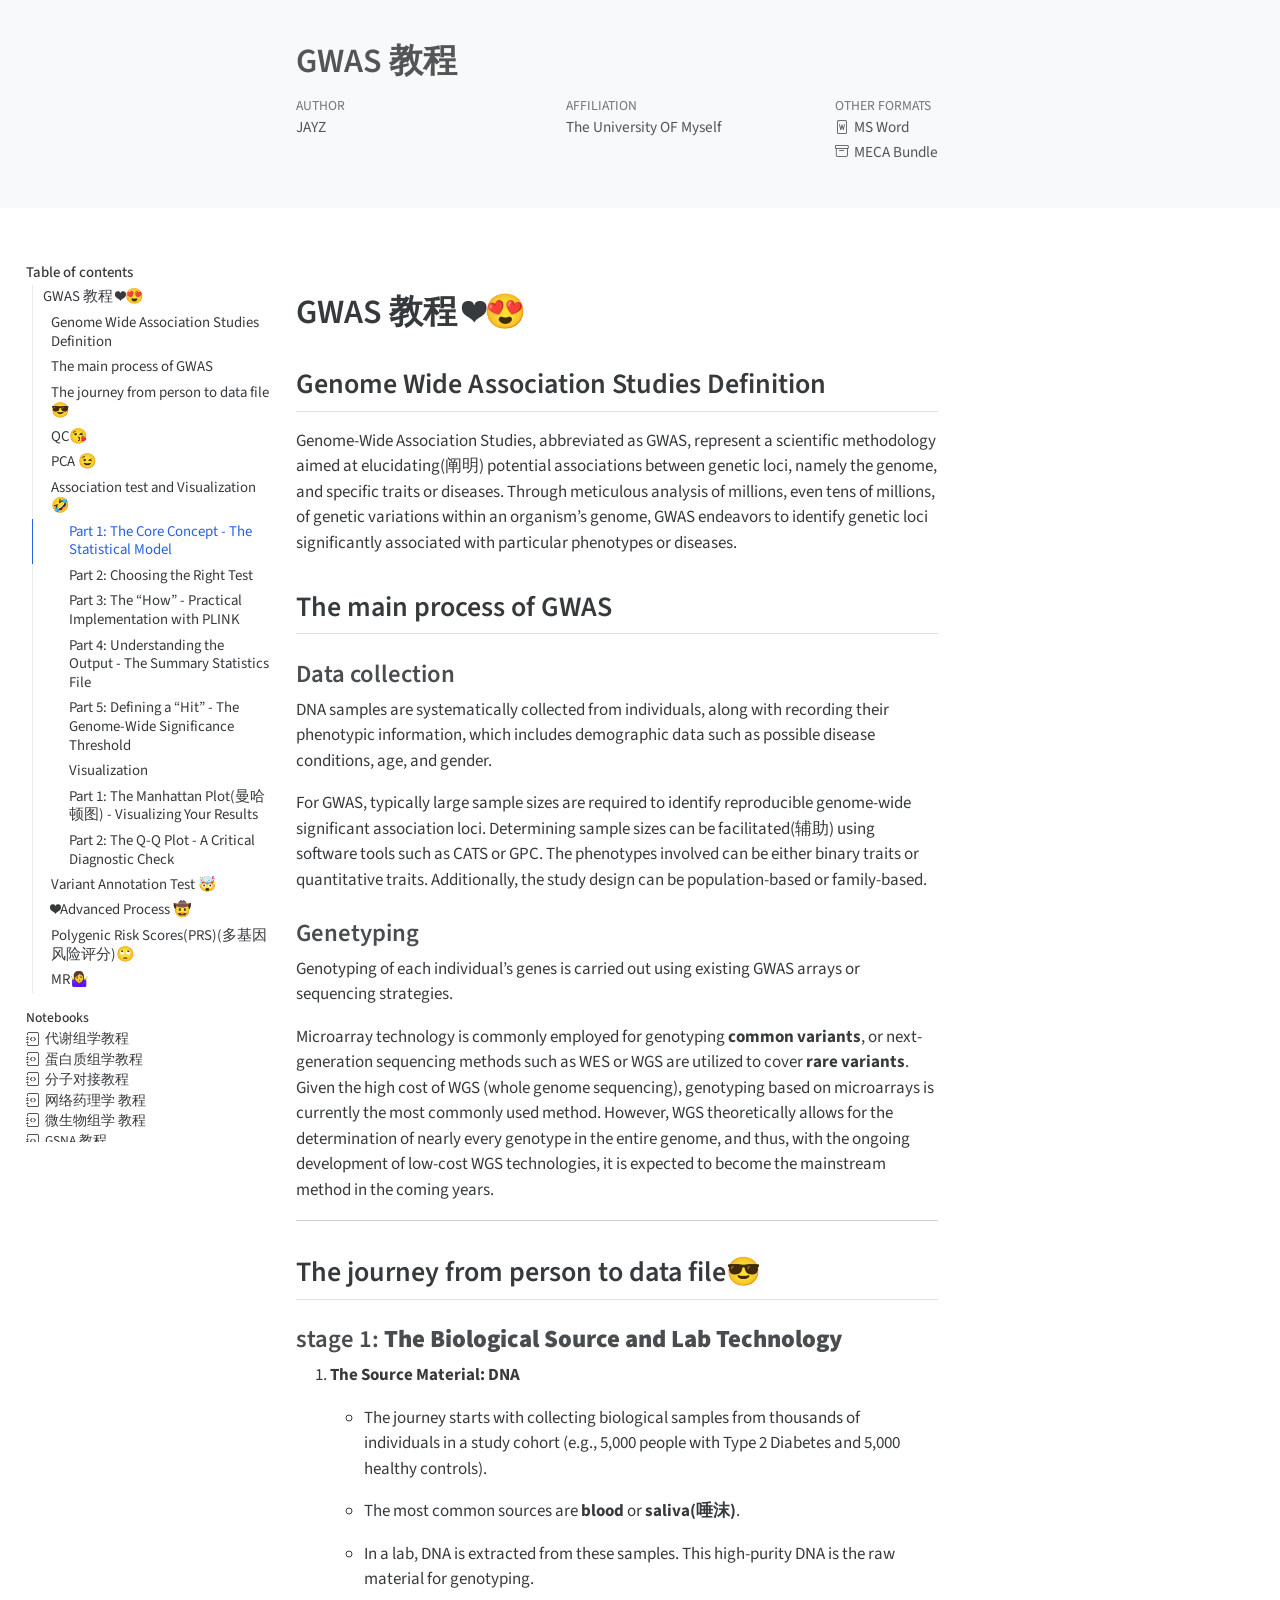
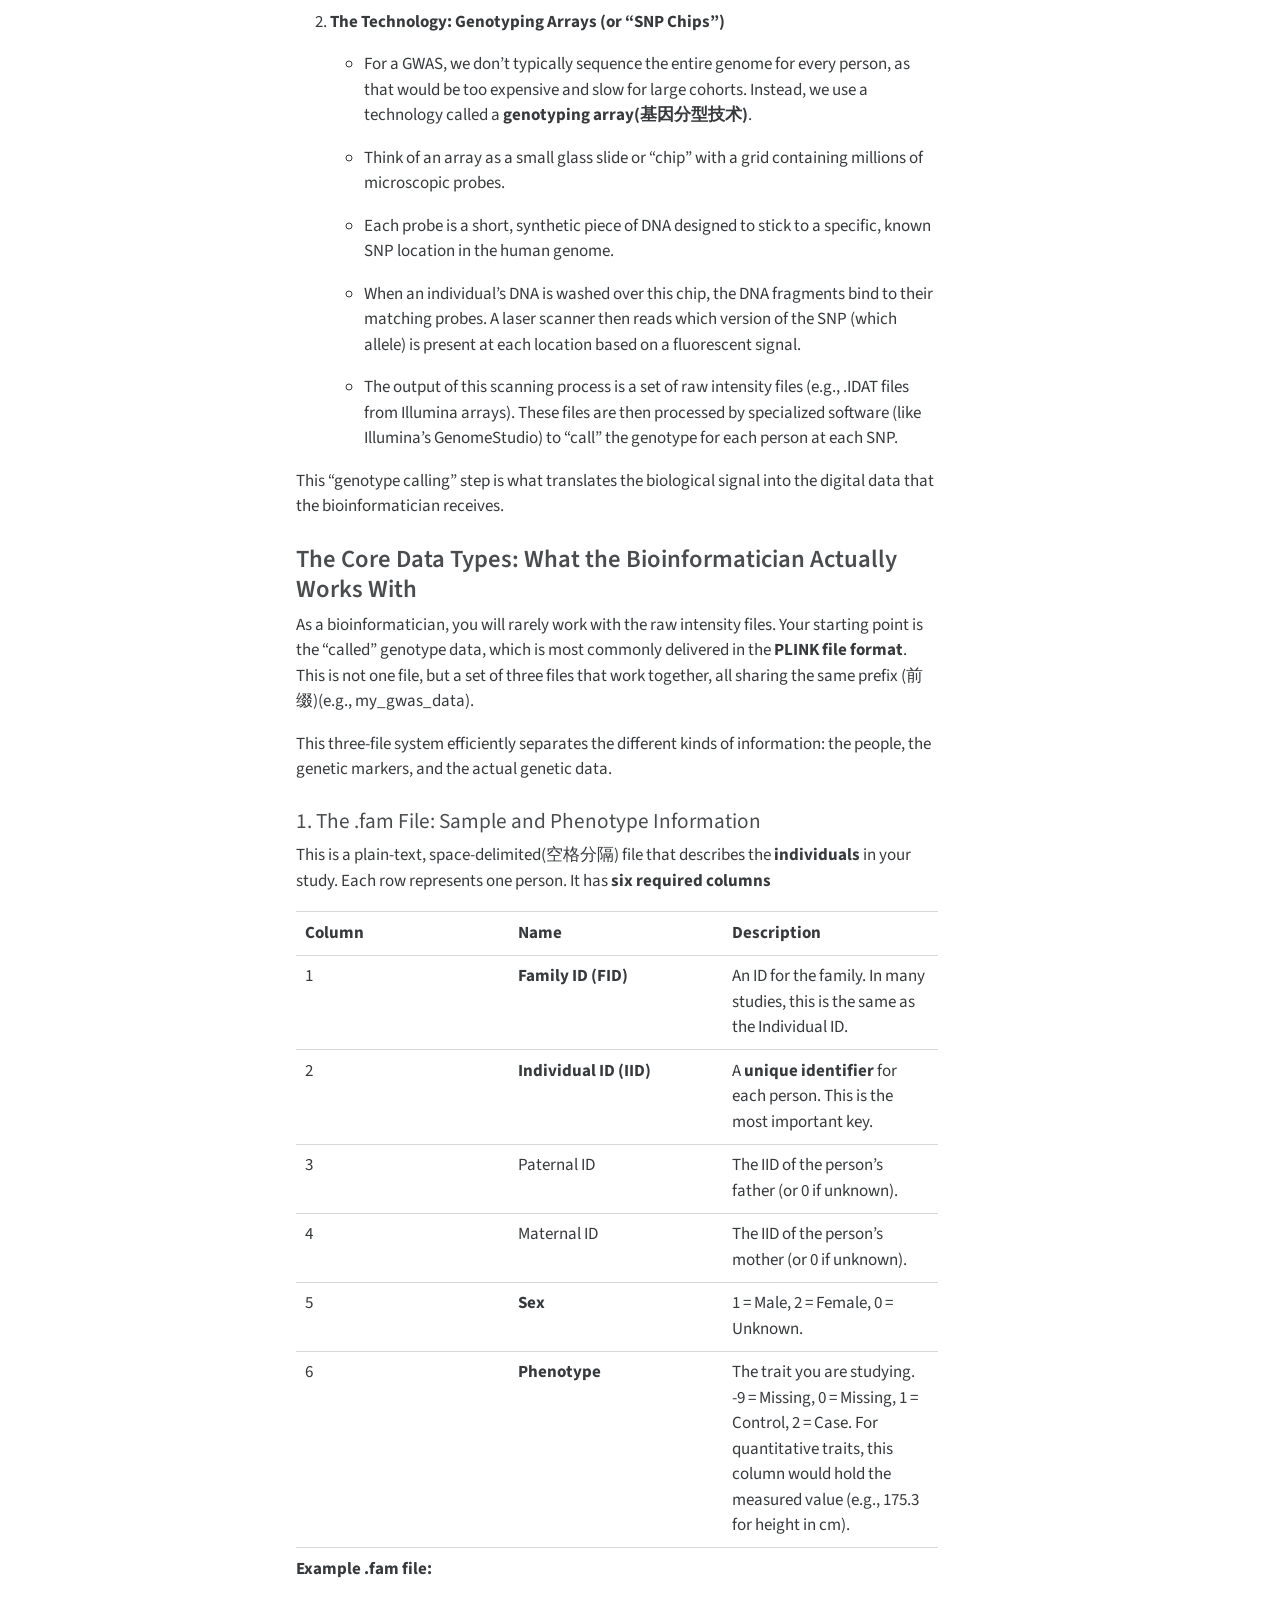
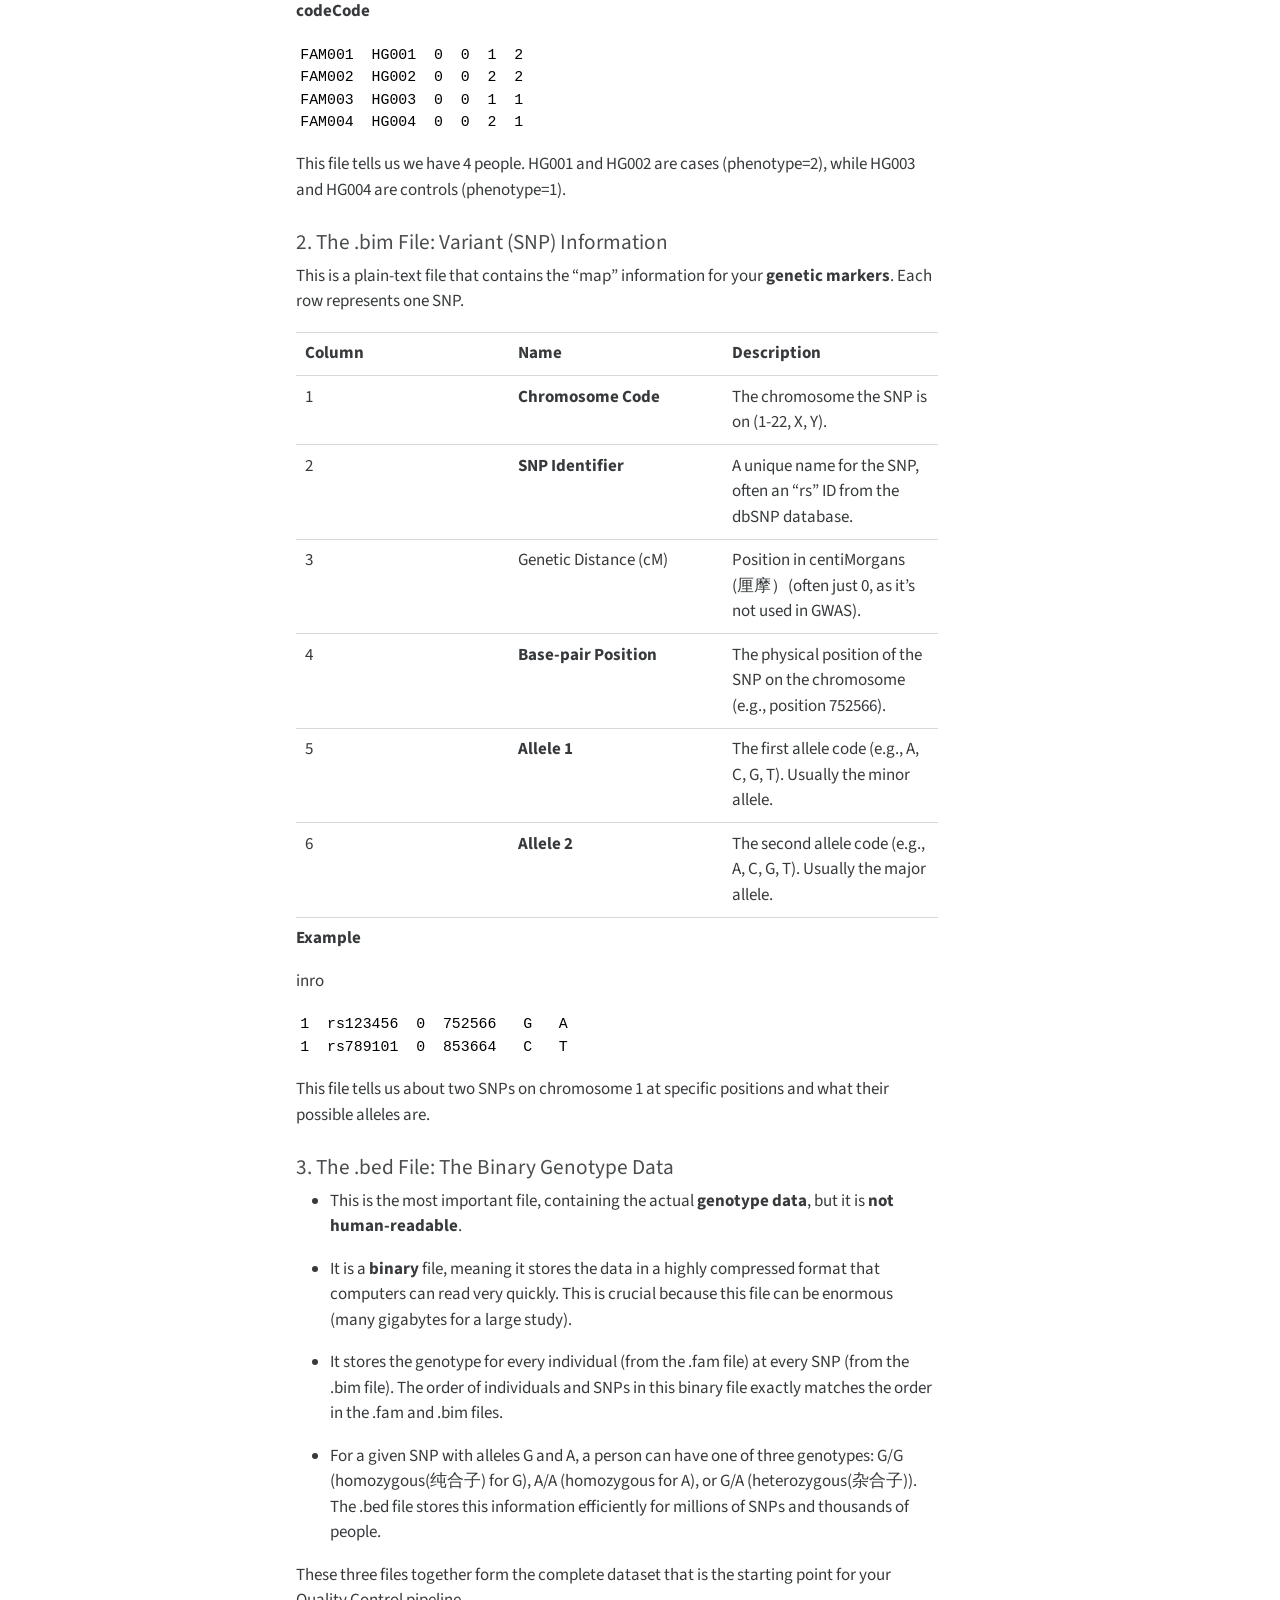
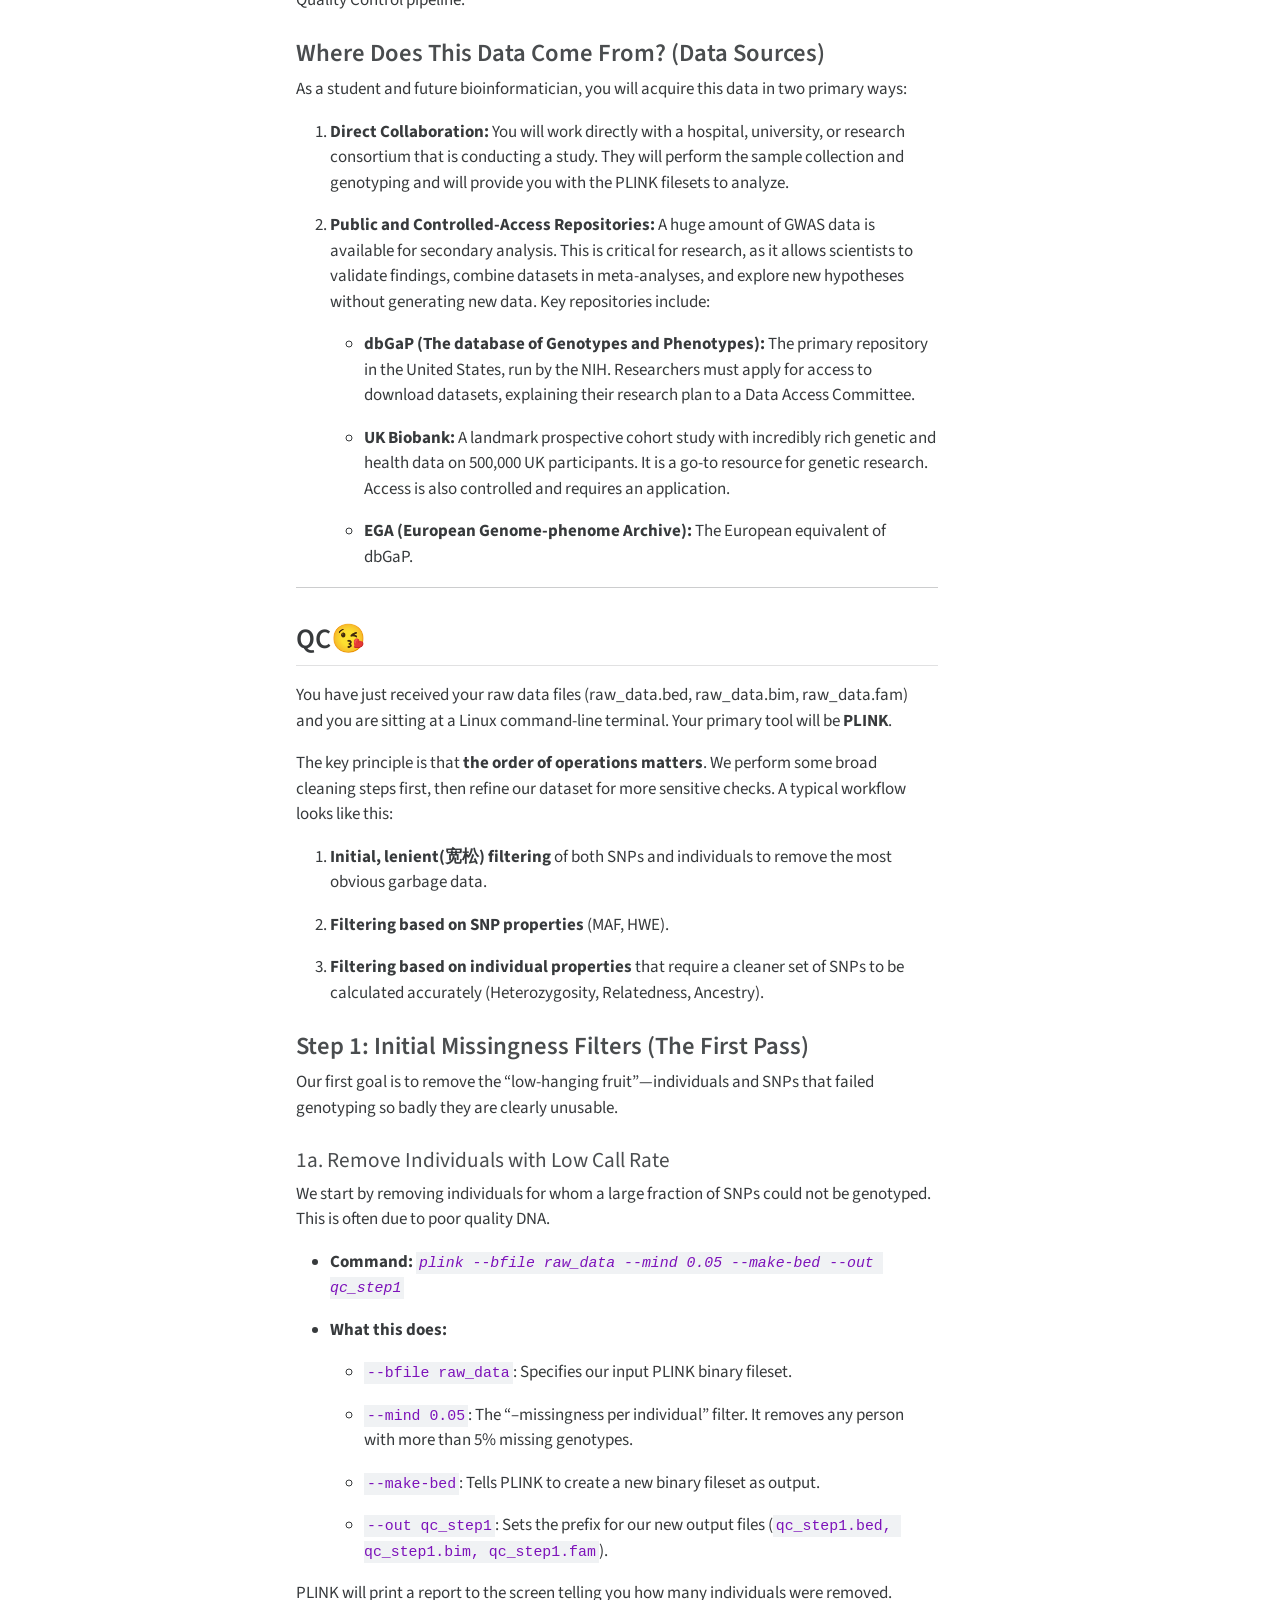
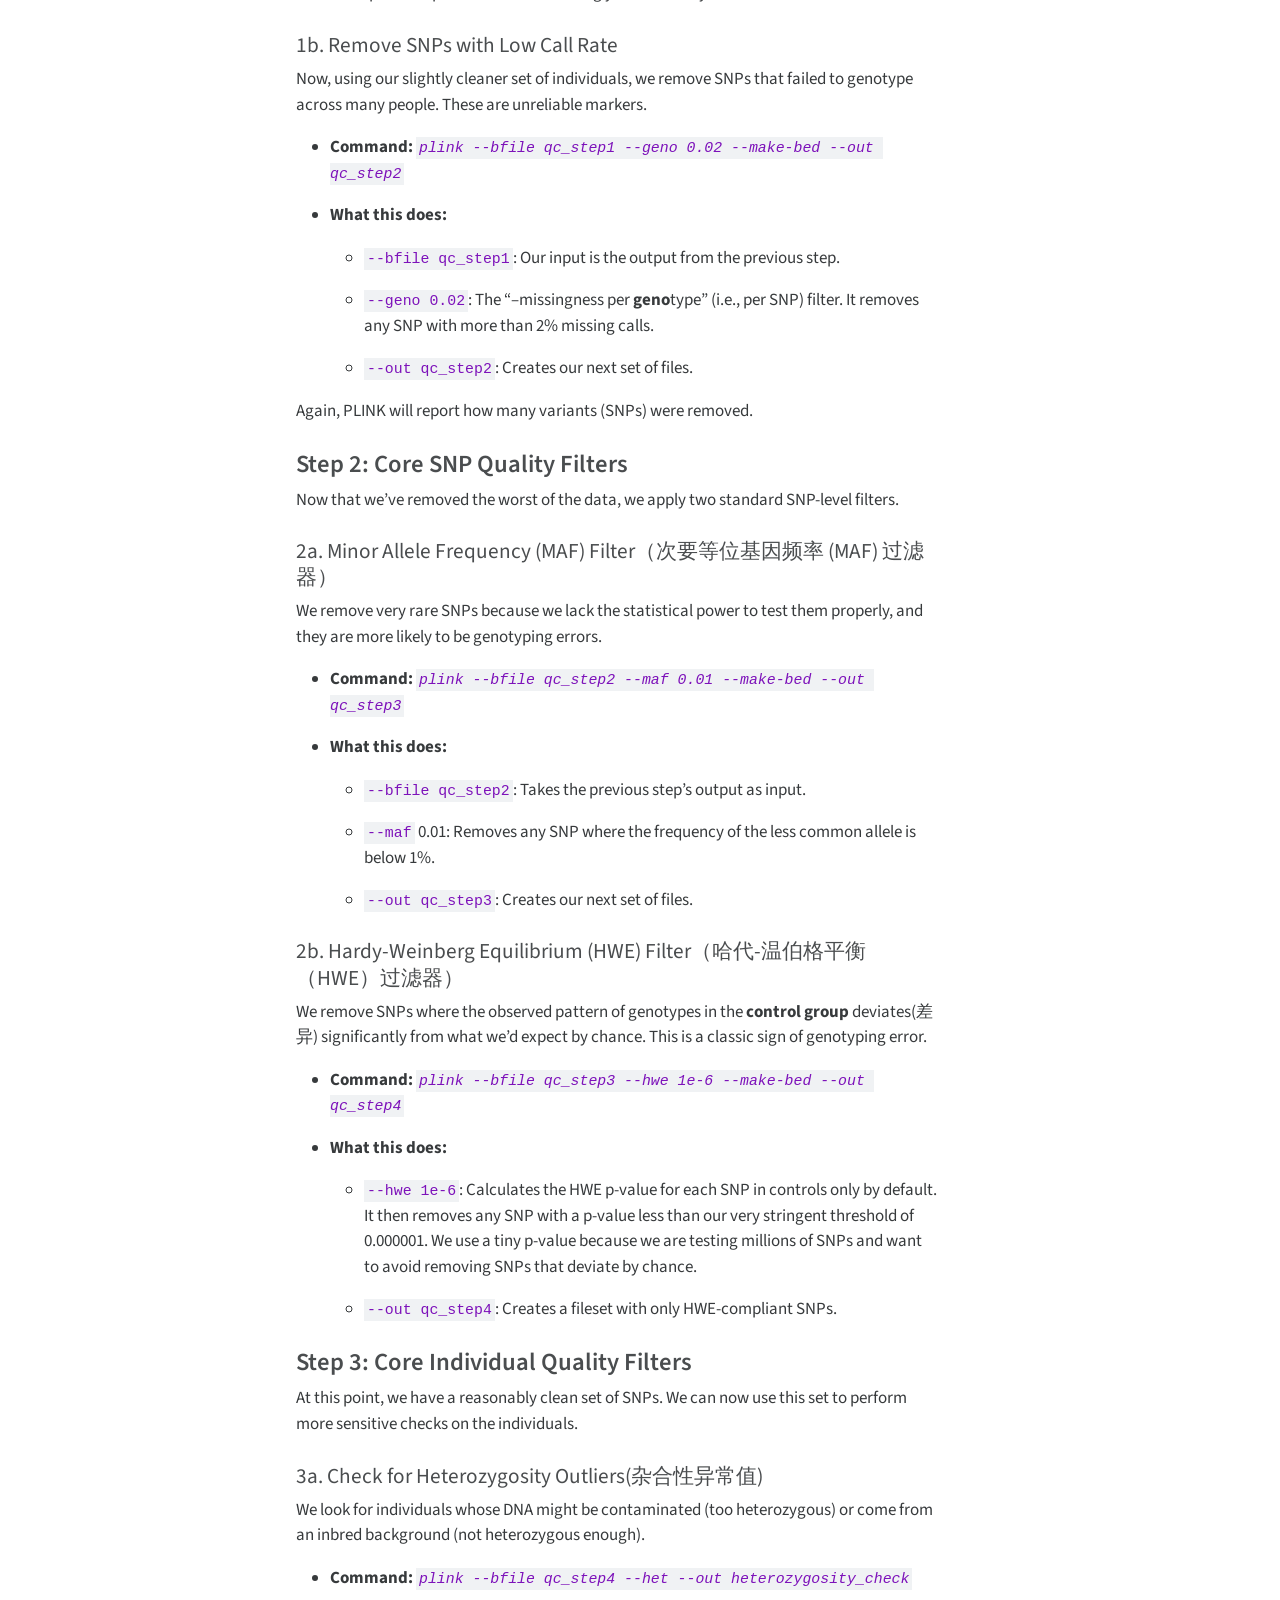
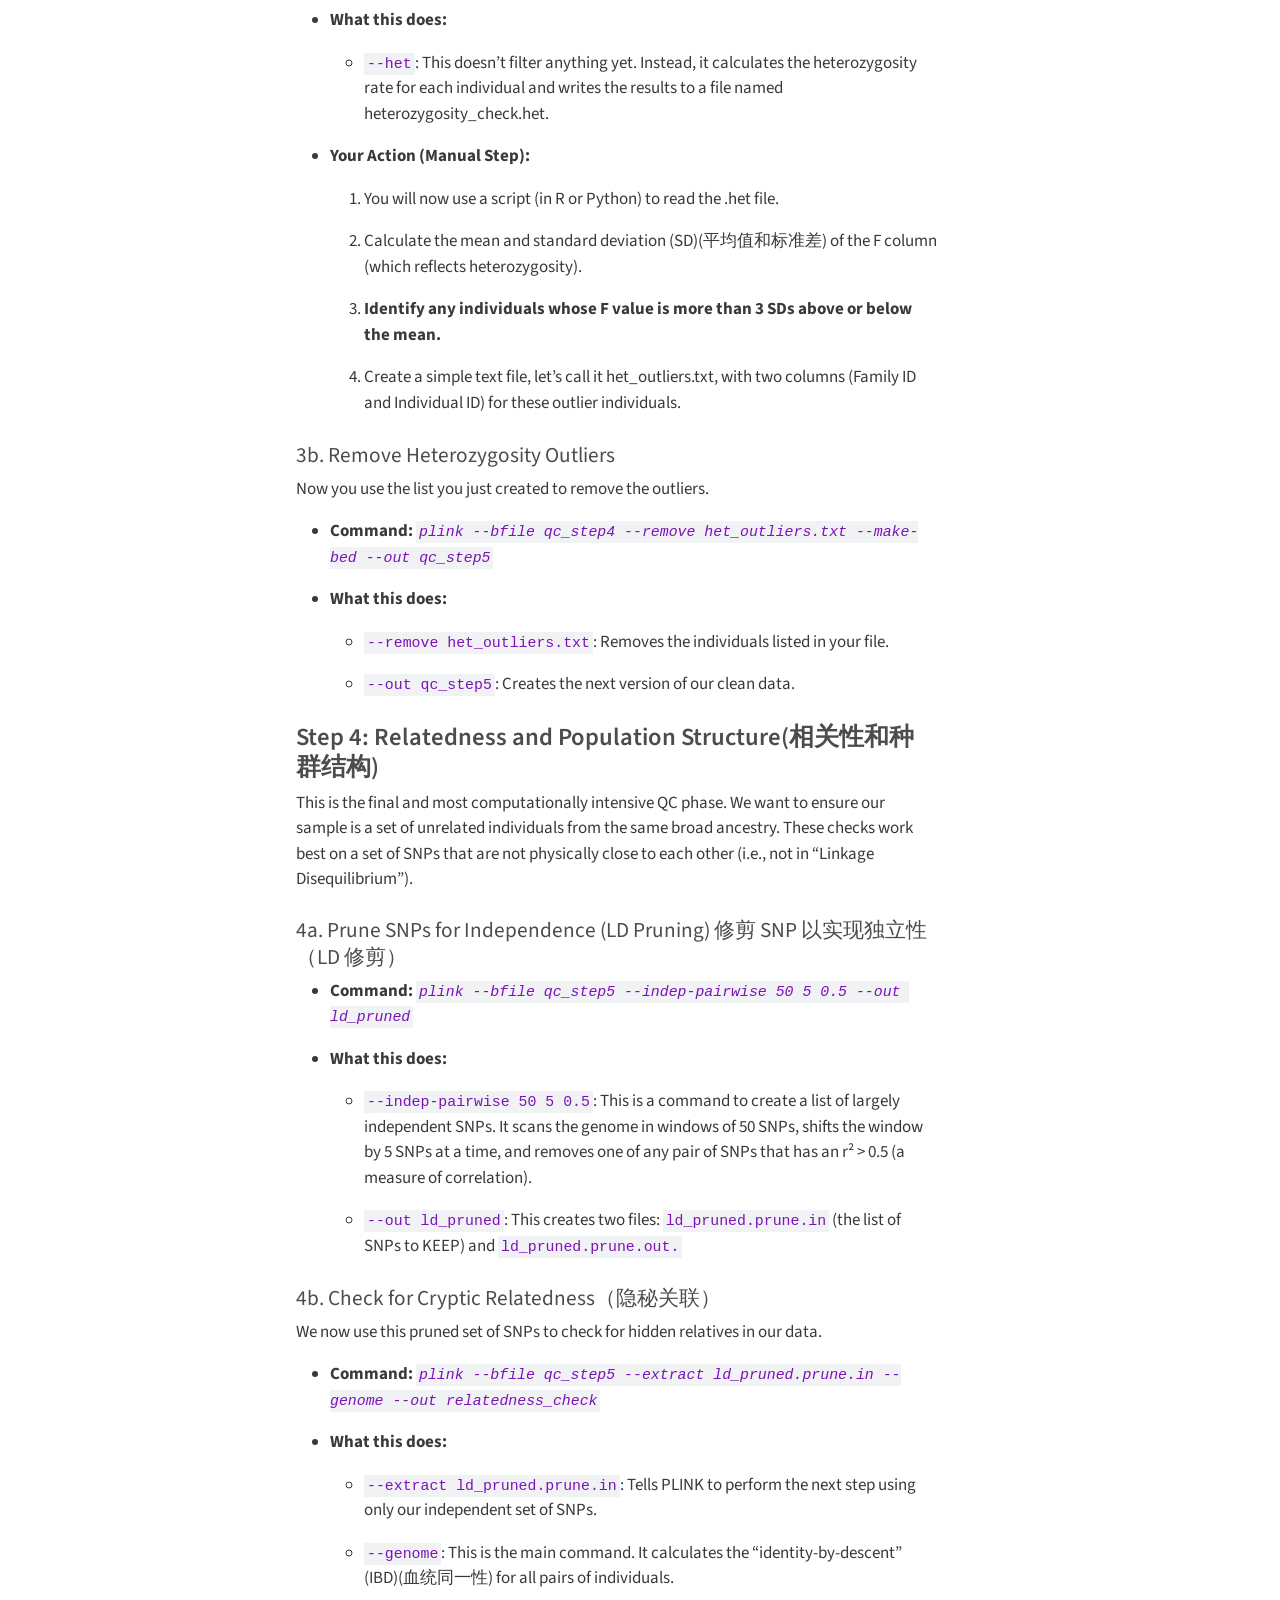
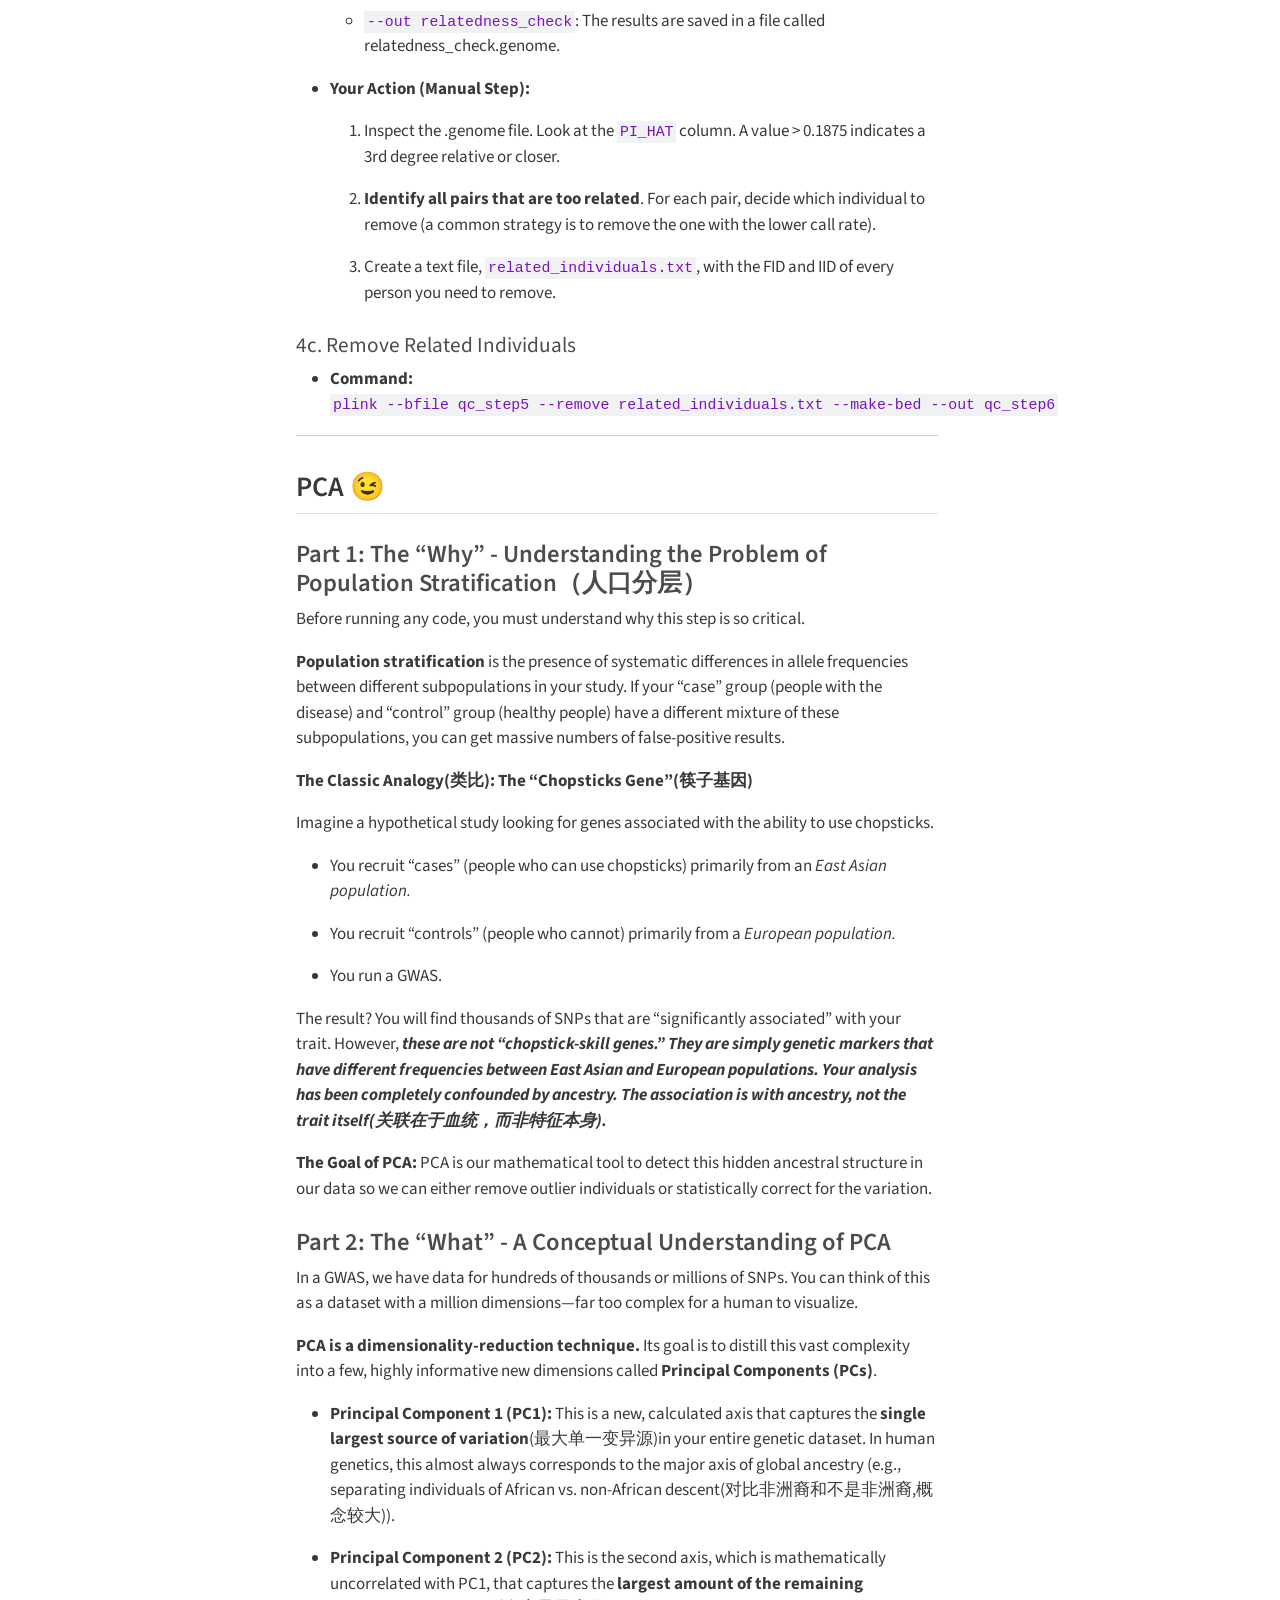
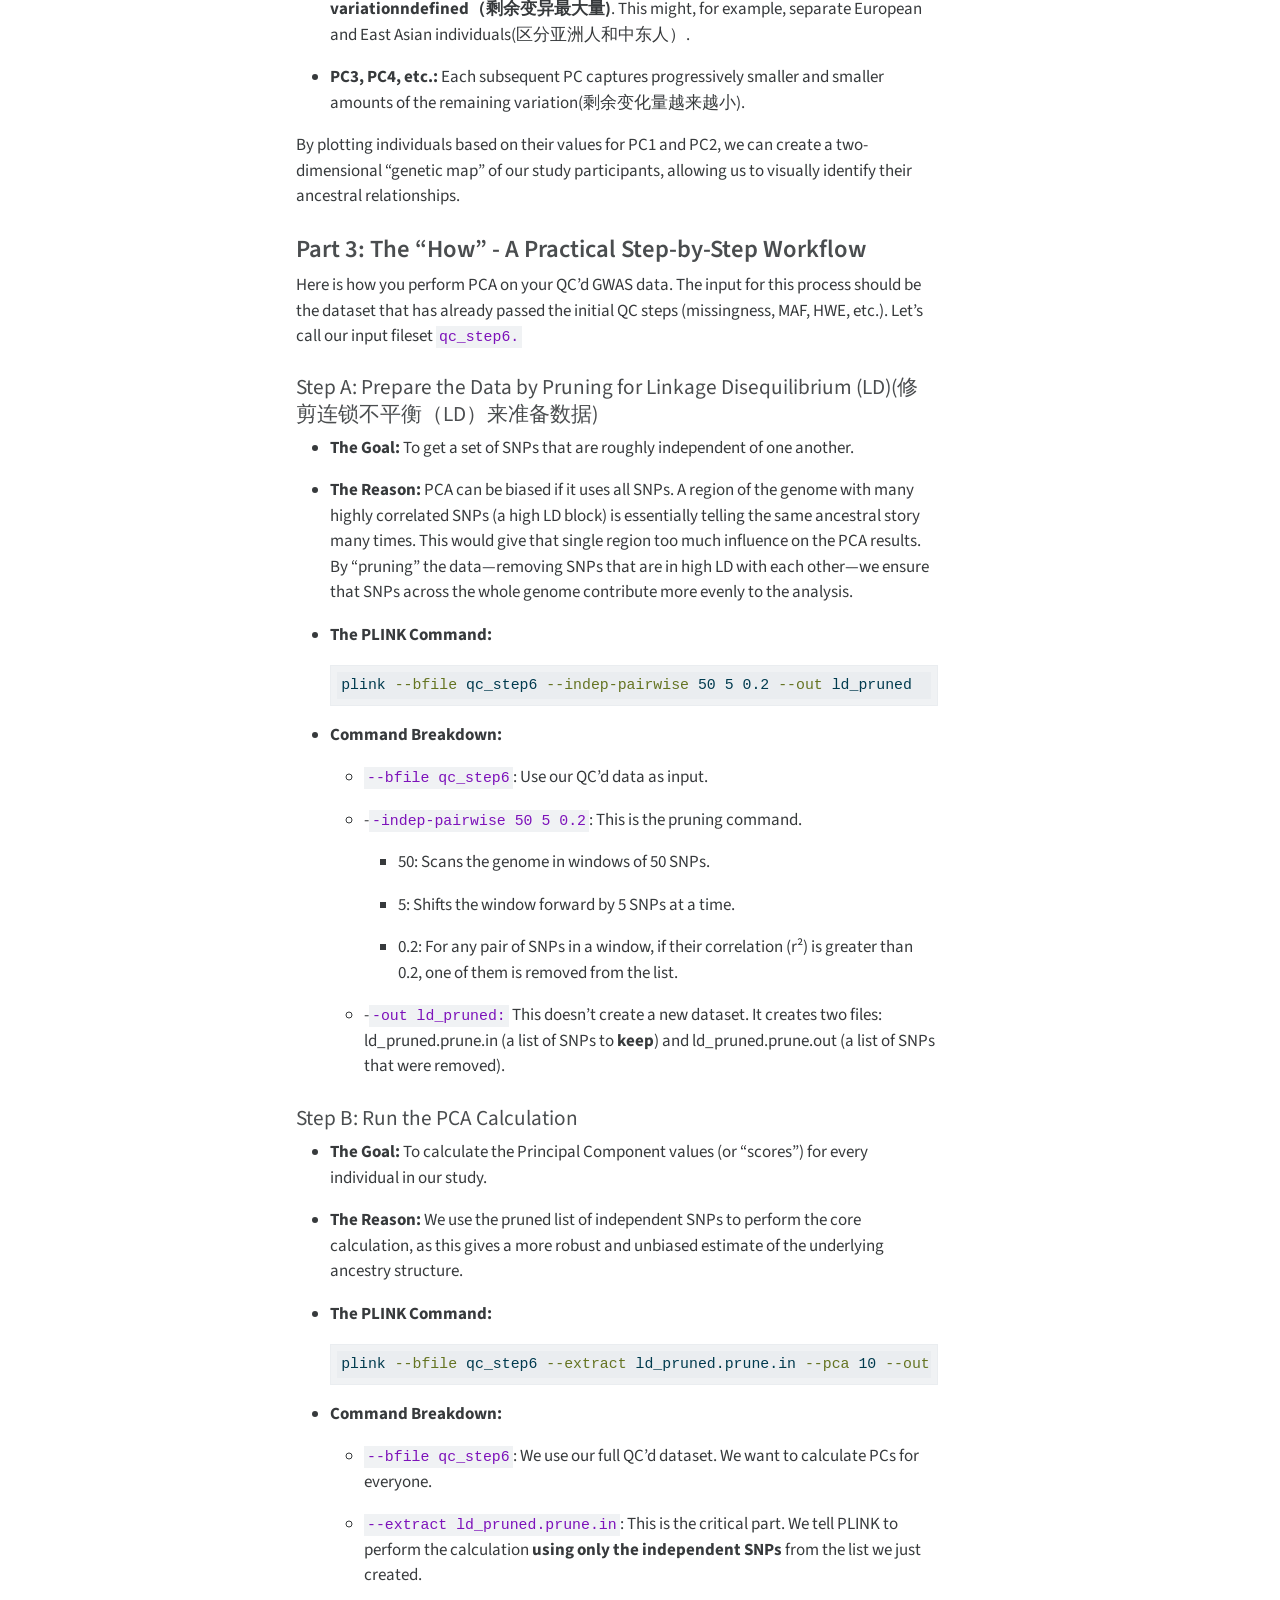
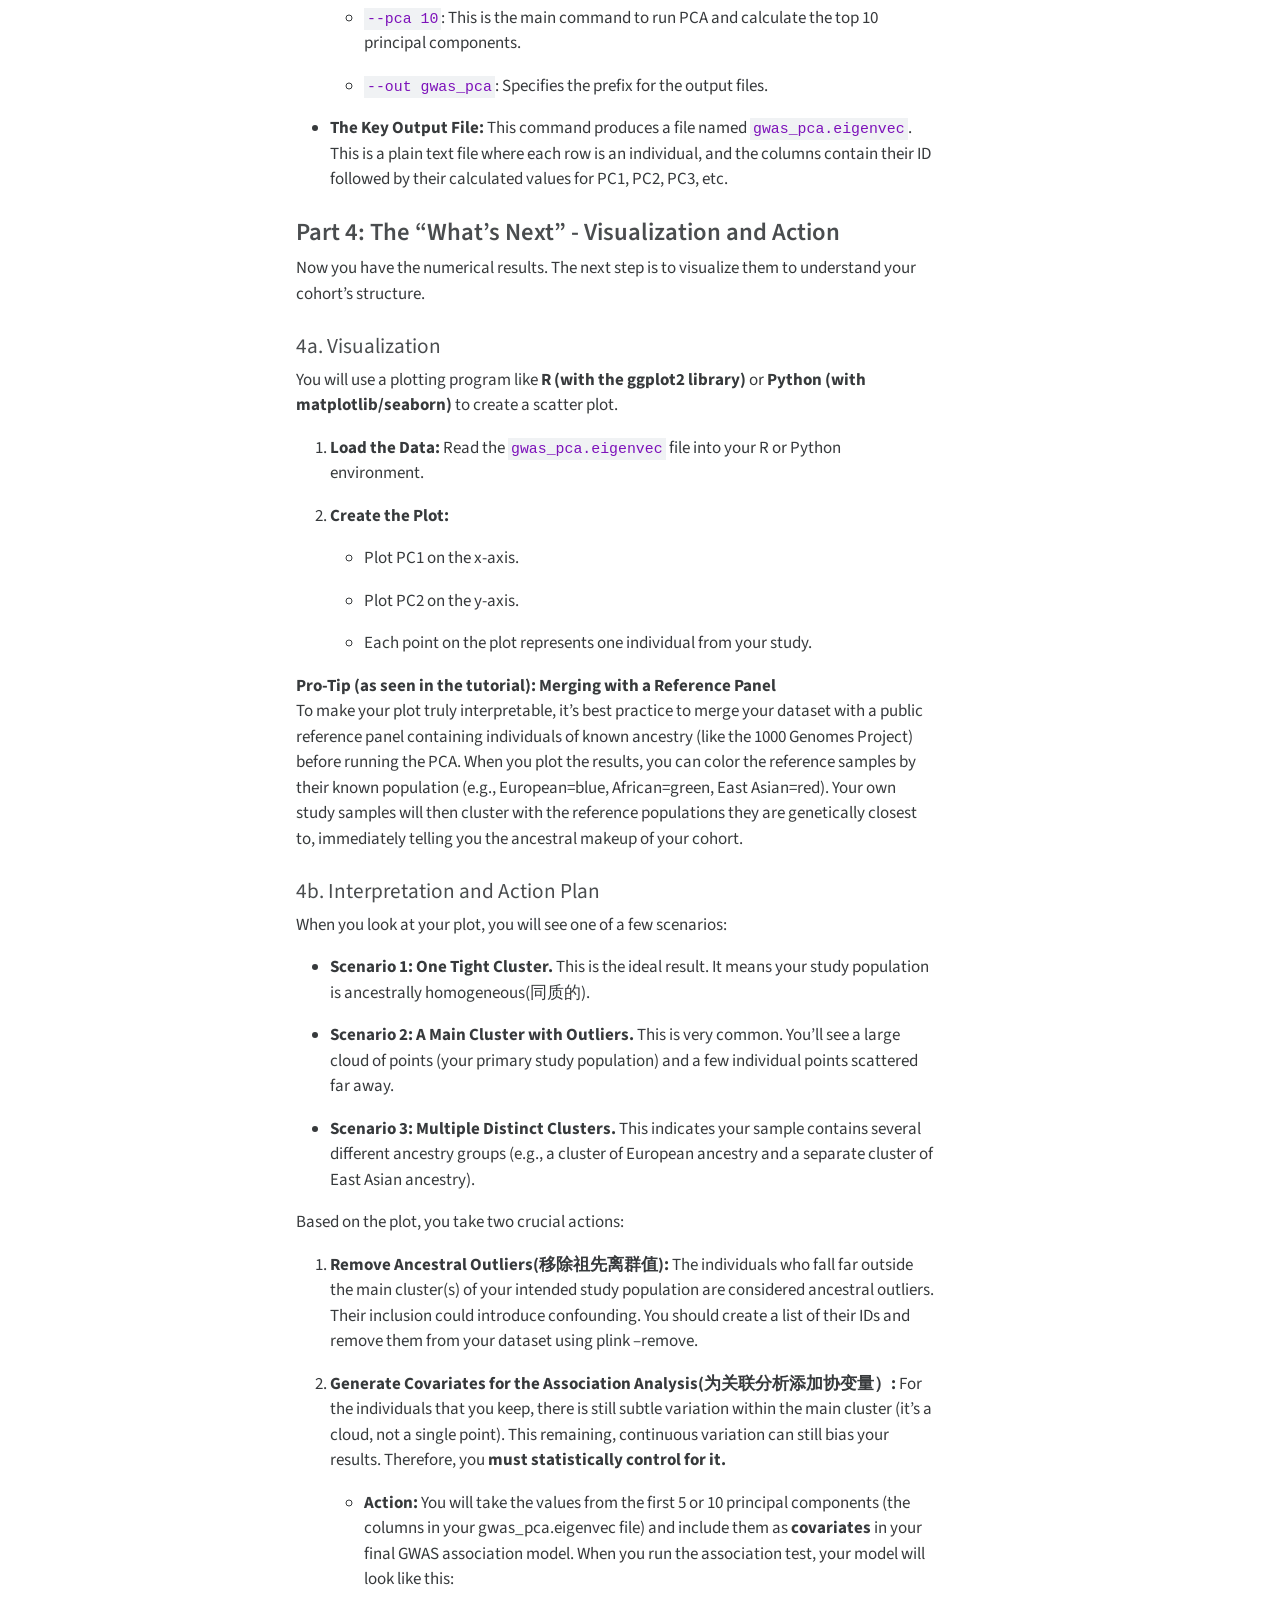
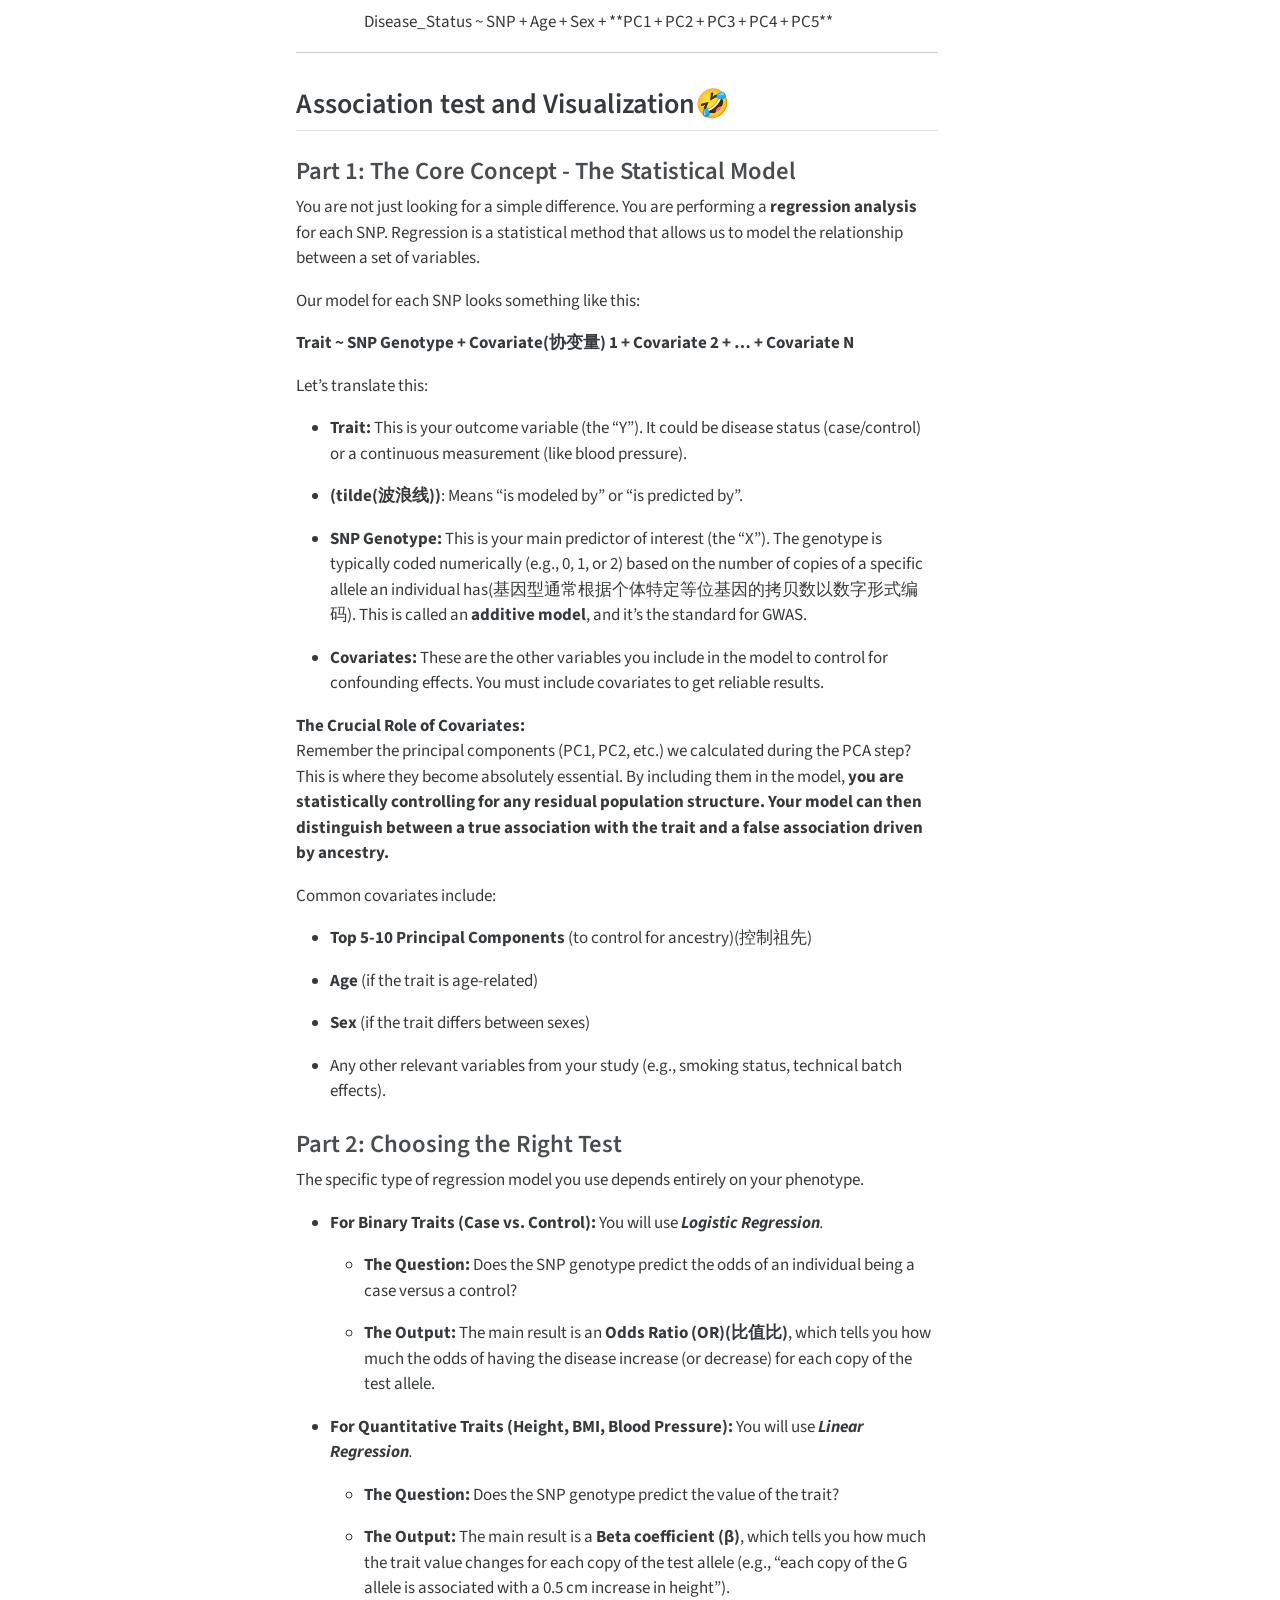
<file: _manuscript/index.html>
<!DOCTYPE html>
<html xmlns="http://www.w3.org/1999/xhtml" lang="en" xml:lang="en"><head>

<meta charset="utf-8">
<meta name="generator" content="quarto-1.8.24">

<meta name="viewport" content="width=device-width, initial-scale=1.0, user-scalable=yes">


<title>GWAS 教程</title>
<style>
code{white-space: pre-wrap;}
span.smallcaps{font-variant: small-caps;}
div.columns{display: flex; gap: min(4vw, 1.5em);}
div.column{flex: auto; overflow-x: auto;}
div.hanging-indent{margin-left: 1.5em; text-indent: -1.5em;}
ul.task-list{list-style: none;}
ul.task-list li input[type="checkbox"] {
  width: 0.8em;
  margin: 0 0.8em 0.2em -1em; /* quarto-specific, see https://github.com/quarto-dev/quarto-cli/issues/4556 */ 
  vertical-align: middle;
}
/* CSS for syntax highlighting */
html { -webkit-text-size-adjust: 100%; }
pre > code.sourceCode { white-space: pre; position: relative; }
pre > code.sourceCode > span { display: inline-block; line-height: 1.25; }
pre > code.sourceCode > span:empty { height: 1.2em; }
.sourceCode { overflow: visible; }
code.sourceCode > span { color: inherit; text-decoration: inherit; }
div.sourceCode { margin: 1em 0; }
pre.sourceCode { margin: 0; }
@media screen {
div.sourceCode { overflow: auto; }
}
@media print {
pre > code.sourceCode { white-space: pre-wrap; }
pre > code.sourceCode > span { text-indent: -5em; padding-left: 5em; }
}
pre.numberSource code
  { counter-reset: source-line 0; }
pre.numberSource code > span
  { position: relative; left: -4em; counter-increment: source-line; }
pre.numberSource code > span > a:first-child::before
  { content: counter(source-line);
    position: relative; left: -1em; text-align: right; vertical-align: baseline;
    border: none; display: inline-block;
    -webkit-touch-callout: none; -webkit-user-select: none;
    -khtml-user-select: none; -moz-user-select: none;
    -ms-user-select: none; user-select: none;
    padding: 0 4px; width: 4em;
  }
pre.numberSource { margin-left: 3em;  padding-left: 4px; }
div.sourceCode
  {   }
@media screen {
pre > code.sourceCode > span > a:first-child::before { text-decoration: underline; }
}
</style>


<script src="site_libs/clipboard/clipboard.min.js"></script>
<script src="site_libs/quarto-html/quarto.js" type="module"></script>
<script src="site_libs/quarto-html/tabsets/tabsets.js" type="module"></script>
<script src="site_libs/quarto-html/axe/axe-check.js" type="module"></script>
<script src="site_libs/quarto-html/popper.min.js"></script>
<script src="site_libs/quarto-html/tippy.umd.min.js"></script>
<script src="site_libs/quarto-html/anchor.min.js"></script>
<link href="site_libs/quarto-html/tippy.css" rel="stylesheet">
<link href="site_libs/quarto-html/quarto-syntax-highlighting-dc55a5b9e770e841cd82e46aadbfb9b0.css" rel="stylesheet" id="quarto-text-highlighting-styles">
<script src="site_libs/bootstrap/bootstrap.min.js"></script>
<link href="site_libs/bootstrap/bootstrap-icons.css" rel="stylesheet">
<link href="site_libs/bootstrap/bootstrap-4d7f0bce1131f3e5f9547cd857cfbfc8.min.css" rel="stylesheet" append-hash="true" id="quarto-bootstrap" data-mode="light">
<script src="site_libs/quarto-contrib/glightbox/glightbox.min.js"></script>
<link href="site_libs/quarto-contrib/glightbox/glightbox.min.css" rel="stylesheet">
<link href="site_libs/quarto-contrib/glightbox/lightbox.css" rel="stylesheet">
<script async="" src="https://hypothes.is/embed.js"></script>
<script>
  window.document.addEventListener("DOMContentLoaded", function (_event) {
    document.body.classList.add('hypothesis-enabled');
  });
</script>


<meta name="citation_title" content="GWAS 教程">
<meta name="citation_author" content="JAYZ ">
<meta name="citation_language" content="en">
<meta name="citation_reference" content="citation_title=Literate programming;,citation_author=Donald E. Knuth;,citation_publication_date=1984-05;,citation_cover_date=1984-05;,citation_year=1984;,citation_fulltext_html_url=https://doi.org/10.1093/comjnl/27.2.97;,citation_issue=2;,citation_doi=10.1093/comjnl/27.2.97;,citation_issn=0010-4620;,citation_volume=27;,citation_journal_title=Comput. J.;,citation_publisher=Oxford University Press, Inc.;">
</head>

<body class="quarto-light">

<header id="title-block-header" class="quarto-title-block default toc-left page-columns page-full">
  <div class="quarto-title-banner page-columns page-full">
    <div class="quarto-title column-body">
      <h1 class="title">GWAS 教程</h1>
          </div>

    
    <div class="quarto-title-meta-container">
      <div class="quarto-title-meta-column-start">
            <div class="quarto-title-meta-author">
          <div class="quarto-title-meta-heading">Author</div>
          <div class="quarto-title-meta-heading">Affiliation</div>
          
                <div class="quarto-title-meta-contents">
            <p class="author">JAYZ </p>
          </div>
                <div class="quarto-title-meta-contents">
                    <p class="affiliation">
                        The University OF Myself
                      </p>
                  </div>
                    </div>
        
        <div class="quarto-title-meta">

                      
          
                
              </div>
      </div>
      <div class="quarto-title-meta-column-end quarto-other-formats-target">
      <div class="quarto-alternate-formats"><div class="quarto-title-meta-heading">Other Formats</div><div class="quarto-title-meta-contents"><p><a href="index.docx"><i class="bi bi-file-word"></i>MS Word</a></p></div><div class="quarto-title-meta-contents"><p><a href="index-meca.zip" data-meca-link="true"><i class="bi bi-archive"></i>MECA Bundle</a></p></div></div></div>
    </div>



    <div class="quarto-other-links-text-target">
    </div>  </div>
</header><div id="quarto-content" class="page-columns page-rows-contents page-layout-article toc-left">
<div id="quarto-sidebar-toc-left" class="sidebar toc-left">
  <nav id="TOC" role="doc-toc" class="toc-active">
    <h2 id="toc-title">Table of contents</h2>
   
  <ul>
  <li><a href="#gwas-教程" id="toc-gwas-教程" class="nav-link active" data-scroll-target="#gwas-教程">GWAS 教程 ❤️😍</a>
  <ul class="collapse">
  <li><a href="#genome-wide-association-studies-definition" id="toc-genome-wide-association-studies-definition" class="nav-link" data-scroll-target="#genome-wide-association-studies-definition">Genome Wide Association Studies Definition</a></li>
  <li><a href="#the-main-process-of-gwas" id="toc-the-main-process-of-gwas" class="nav-link" data-scroll-target="#the-main-process-of-gwas">The main process of GWAS</a>
  <ul class="collapse">
  <li><a href="#data-collection" id="toc-data-collection" class="nav-link" data-scroll-target="#data-collection">Data collection</a></li>
  <li><a href="#genetyping" id="toc-genetyping" class="nav-link" data-scroll-target="#genetyping">Genetyping</a></li>
  </ul></li>
  <li><a href="#the-journey-from-person-to-data-file" id="toc-the-journey-from-person-to-data-file" class="nav-link" data-scroll-target="#the-journey-from-person-to-data-file">The journey from person to data file😎</a>
  <ul class="collapse">
  <li><a href="#stage-1-the-biological-source-and-lab-technology" id="toc-stage-1-the-biological-source-and-lab-technology" class="nav-link" data-scroll-target="#stage-1-the-biological-source-and-lab-technology">stage 1: <strong>The Biological Source and Lab Technology</strong></a></li>
  <li><a href="#the-core-data-types-what-the-bioinformatician-actually-works-with" id="toc-the-core-data-types-what-the-bioinformatician-actually-works-with" class="nav-link" data-scroll-target="#the-core-data-types-what-the-bioinformatician-actually-works-with">The Core Data Types: What the Bioinformatician Actually Works With</a></li>
  <li><a href="#where-does-this-data-come-from-data-sources" id="toc-where-does-this-data-come-from-data-sources" class="nav-link" data-scroll-target="#where-does-this-data-come-from-data-sources">Where Does This Data Come From? (Data Sources)</a></li>
  </ul></li>
  <li><a href="#qc" id="toc-qc" class="nav-link" data-scroll-target="#qc">QC😘</a>
  <ul class="collapse">
  <li><a href="#step-1-initial-missingness-filters-the-first-pass" id="toc-step-1-initial-missingness-filters-the-first-pass" class="nav-link" data-scroll-target="#step-1-initial-missingness-filters-the-first-pass">Step 1: Initial Missingness Filters (The First Pass)</a></li>
  <li><a href="#step-2-core-snp-quality-filters" id="toc-step-2-core-snp-quality-filters" class="nav-link" data-scroll-target="#step-2-core-snp-quality-filters">Step 2: Core SNP Quality Filters</a></li>
  <li><a href="#step-3-core-individual-quality-filters" id="toc-step-3-core-individual-quality-filters" class="nav-link" data-scroll-target="#step-3-core-individual-quality-filters">Step 3: Core Individual Quality Filters</a></li>
  <li><a href="#step-4-relatedness-and-population-structure相关性和种群结构" id="toc-step-4-relatedness-and-population-structure相关性和种群结构" class="nav-link" data-scroll-target="#step-4-relatedness-and-population-structure相关性和种群结构">Step 4: Relatedness and Population Structure(相关性和种群结构)</a></li>
  </ul></li>
  <li><a href="#pca" id="toc-pca" class="nav-link" data-scroll-target="#pca">PCA 😉</a>
  <ul class="collapse">
  <li><a href="#part-1-the-why---understanding-the-problem-of-population-stratification人口分层" id="toc-part-1-the-why---understanding-the-problem-of-population-stratification人口分层" class="nav-link" data-scroll-target="#part-1-the-why---understanding-the-problem-of-population-stratification人口分层">Part 1: The “Why” - Understanding the Problem of Population Stratification（人口分层）</a></li>
  <li><a href="#part-2-the-what---a-conceptual-understanding-of-pca" id="toc-part-2-the-what---a-conceptual-understanding-of-pca" class="nav-link" data-scroll-target="#part-2-the-what---a-conceptual-understanding-of-pca">Part 2: The “What” - A Conceptual Understanding of PCA</a></li>
  <li><a href="#part-3-the-how---a-practical-step-by-step-workflow" id="toc-part-3-the-how---a-practical-step-by-step-workflow" class="nav-link" data-scroll-target="#part-3-the-how---a-practical-step-by-step-workflow">Part 3: The “How” - A Practical Step-by-Step Workflow</a></li>
  <li><a href="#part-4-the-whats-next---visualization-and-action" id="toc-part-4-the-whats-next---visualization-and-action" class="nav-link" data-scroll-target="#part-4-the-whats-next---visualization-and-action">Part 4: The “What’s Next” - Visualization and Action</a></li>
  </ul></li>
  <li><a href="#association-test-and-visualization" id="toc-association-test-and-visualization" class="nav-link" data-scroll-target="#association-test-and-visualization">Association test and Visualization🤣</a>
  <ul class="collapse">
  <li><a href="#part-1-the-core-concept---the-statistical-model" id="toc-part-1-the-core-concept---the-statistical-model" class="nav-link" data-scroll-target="#part-1-the-core-concept---the-statistical-model">Part 1: The Core Concept - The Statistical Model</a></li>
  <li><a href="#part-2-choosing-the-right-test" id="toc-part-2-choosing-the-right-test" class="nav-link" data-scroll-target="#part-2-choosing-the-right-test">Part 2: Choosing the Right Test</a></li>
  <li><a href="#part-3-the-how---practical-implementation-with-plink" id="toc-part-3-the-how---practical-implementation-with-plink" class="nav-link" data-scroll-target="#part-3-the-how---practical-implementation-with-plink">Part 3: The “How” - Practical Implementation with PLINK</a></li>
  <li><a href="#part-4-understanding-the-output---the-summary-statistics-file" id="toc-part-4-understanding-the-output---the-summary-statistics-file" class="nav-link" data-scroll-target="#part-4-understanding-the-output---the-summary-statistics-file">Part 4: Understanding the Output - The Summary Statistics File</a></li>
  <li><a href="#part-5-defining-a-hit---the-genome-wide-significance-threshold" id="toc-part-5-defining-a-hit---the-genome-wide-significance-threshold" class="nav-link" data-scroll-target="#part-5-defining-a-hit---the-genome-wide-significance-threshold">Part 5: Defining a “Hit” - The Genome-Wide Significance Threshold</a></li>
  <li><a href="#visualization" id="toc-visualization" class="nav-link" data-scroll-target="#visualization">Visualization</a></li>
  <li><a href="#part-1-the-manhattan-plot曼哈顿图---visualizing-your-results" id="toc-part-1-the-manhattan-plot曼哈顿图---visualizing-your-results" class="nav-link" data-scroll-target="#part-1-the-manhattan-plot曼哈顿图---visualizing-your-results">Part 1: The Manhattan Plot(曼哈顿图) - Visualizing Your Results</a></li>
  <li><a href="#part-2-the-q-q-plot---a-critical-diagnostic-check" id="toc-part-2-the-q-q-plot---a-critical-diagnostic-check" class="nav-link" data-scroll-target="#part-2-the-q-q-plot---a-critical-diagnostic-check">Part 2: The Q-Q Plot - A Critical Diagnostic Check</a></li>
  </ul></li>
  <li><a href="#variant-annotation-test" id="toc-variant-annotation-test" class="nav-link" data-scroll-target="#variant-annotation-test">Variant Annotation Test 🤯</a>
  <ul class="collapse">
  <li><a href="#part-1-the-why---most-gwas-hits-are-not-obvious" id="toc-part-1-the-why---most-gwas-hits-are-not-obvious" class="nav-link" data-scroll-target="#part-1-the-why---most-gwas-hits-are-not-obvious">Part 1: The “Why” - Most GWAS Hits Are Not Obvious</a></li>
  <li><a href="#part-2-the-types-of-annotation---what-information-are-we-looking-for" id="toc-part-2-the-types-of-annotation---what-information-are-we-looking-for" class="nav-link" data-scroll-target="#part-2-the-types-of-annotation---what-information-are-we-looking-for">Part 2: The Types of Annotation - What Information Are We Looking For?</a></li>
  <li><a href="#part-3-the-how---tools-of-the-trade" id="toc-part-3-the-how---tools-of-the-trade" class="nav-link" data-scroll-target="#part-3-the-how---tools-of-the-trade">Part 3: The “How” - Tools of the Trade</a></li>
  <li><a href="#the-need-for-conversion-why-vcf" id="toc-the-need-for-conversion-why-vcf" class="nav-link" data-scroll-target="#the-need-for-conversion-why-vcf">The Need for Conversion: Why VCF?</a></li>
  <li><a href="#practical-workflow-from-plink-bed-to-vcf" id="toc-practical-workflow-from-plink-bed-to-vcf" class="nav-link" data-scroll-target="#practical-workflow-from-plink-bed-to-vcf">Practical Workflow: From PLINK BED to VCF</a></li>
  </ul></li>
  <li><a href="#advanced-process" id="toc-advanced-process" class="nav-link" data-scroll-target="#advanced-process">❤️Advanced Process 🤠</a>
  <ul class="collapse">
  <li><a href="#part-1-fine-mapping---pinpointing-the-causal-variant精确定位因果变量" id="toc-part-1-fine-mapping---pinpointing-the-causal-variant精确定位因果变量" class="nav-link" data-scroll-target="#part-1-fine-mapping---pinpointing-the-causal-variant精确定位因果变量">Part 1: Fine-Mapping - Pinpointing the Causal Variant(精确定位因果变量)</a></li>
  </ul></li>
  <li><a href="#polygenic-risk-scoresprs多基因风险评分" id="toc-polygenic-risk-scoresprs多基因风险评分" class="nav-link" data-scroll-target="#polygenic-risk-scoresprs多基因风险评分">Polygenic Risk Scores(PRS)(多基因风险评分)🙄</a>
  <ul class="collapse">
  <li><a href="#part-2-polygenic-risk-scores-prs" id="toc-part-2-polygenic-risk-scores-prs" class="nav-link" data-scroll-target="#part-2-polygenic-risk-scores-prs">Part 2: Polygenic Risk Scores (PRS)</a></li>
  </ul></li>
  <li><a href="#mr" id="toc-mr" class="nav-link" data-scroll-target="#mr">MR🤷‍♀️</a>
  <ul class="collapse">
  <li><a href="#part-3-mendelian-randomization-mr" id="toc-part-3-mendelian-randomization-mr" class="nav-link" data-scroll-target="#part-3-mendelian-randomization-mr">Part 3: Mendelian Randomization (MR)</a></li>
  </ul></li>
  </ul></li>
  </ul>
<div class="quarto-alternate-notebooks"><h2>Notebooks</h2><ul><li><a href="metabolim-preview.html"><i class="bi bi-journal-code"></i>代谢组学教程</a></li><li><a href="proteomic-preview.html"><i class="bi bi-journal-code"></i>蛋白质组学教程</a></li><li><a href="docking-preview.html"><i class="bi bi-journal-code"></i>分子对接教程</a></li><li><a href="networkpharma-preview.html"><i class="bi bi-journal-code"></i>网络药理学 教程</a></li><li><a href="micro-preview.html"><i class="bi bi-journal-code"></i>微生物组学 教程</a></li><li><a href="GSNA-preview.html"><i class="bi bi-journal-code"></i>GSNA 教程</a></li></ul></div></nav>
</div>
<div id="quarto-margin-sidebar" class="sidebar margin-sidebar zindex-bottom">
</div>
<main class="content quarto-banner-title-block" id="quarto-document-content">



  


<section id="gwas-教程" class="level1">
<h1>GWAS 教程 ❤️😍</h1>
<section id="genome-wide-association-studies-definition" class="level2">
<h2 class="anchored" data-anchor-id="genome-wide-association-studies-definition">Genome Wide Association Studies Definition</h2>
<p>Genome-Wide Association Studies, abbreviated as GWAS, represent a scientific methodology aimed at elucidating(阐明) potential associations between genetic loci, namely the genome, and specific traits or diseases. Through meticulous analysis of millions, even tens of millions, of genetic variations within an organism’s genome, GWAS endeavors to identify genetic loci significantly associated with particular phenotypes or diseases.</p>
</section>
<section id="the-main-process-of-gwas" class="level2">
<h2 class="anchored" data-anchor-id="the-main-process-of-gwas">The main process of GWAS</h2>
<section id="data-collection" class="level3">
<h3 class="anchored" data-anchor-id="data-collection">Data collection</h3>
<p>DNA samples are systematically collected from individuals, along with recording their phenotypic information, which includes demographic data such as possible disease conditions, age, and gender.</p>
<p>For GWAS, typically large sample sizes are required to identify reproducible genome-wide significant association loci. Determining sample sizes can be facilitated(辅助) using software tools such as CATS or GPC. The phenotypes involved can be either binary traits or quantitative traits. Additionally, the study design can be population-based or family-based.</p>
</section>
<section id="genetyping" class="level3">
<h3 class="anchored" data-anchor-id="genetyping">Genetyping</h3>
<p>Genotyping of each individual’s genes is carried out using existing GWAS arrays or sequencing strategies.</p>
<p>Microarray technology is commonly employed for genotyping <strong>common variants</strong>, or next-generation sequencing methods such as WES or WGS are utilized to cover <strong>rare variants</strong>. Given the high cost of WGS (whole genome sequencing), genotyping based on microarrays is currently the most commonly used method. However, WGS theoretically allows for the determination of nearly every genotype in the entire genome, and thus, with the ongoing development of low-cost WGS technologies, it is expected to become the mainstream method in the coming years.</p>
<hr>
</section>
</section>
<section id="the-journey-from-person-to-data-file" class="level2">
<h2 class="anchored" data-anchor-id="the-journey-from-person-to-data-file">The journey from person to data file😎</h2>
<section id="stage-1-the-biological-source-and-lab-technology" class="level3">
<h3 class="anchored" data-anchor-id="stage-1-the-biological-source-and-lab-technology">stage 1: <strong>The Biological Source and Lab Technology</strong></h3>
<ol type="1">
<li><p><strong>The Source Material: DNA</strong></p>
<ul>
<li><p>The journey starts with collecting biological samples from thousands of individuals in a study cohort (e.g., 5,000 people with Type 2 Diabetes and 5,000 healthy controls).</p></li>
<li><p>The most common sources are <strong>blood</strong> or <strong>saliva(唾沫)</strong>.</p></li>
<li><p>In a lab, DNA is extracted from these samples. This high-purity DNA is the raw material for genotyping.</p></li>
</ul></li>
<li><p><strong>The Technology: Genotyping Arrays (or “SNP Chips”)</strong></p>
<ul>
<li><p>For a GWAS, we don’t typically sequence the entire genome for every person, as that would be too expensive and slow for large cohorts. Instead, we use a technology called a <strong>genotyping array(基因分型技术)</strong>.</p></li>
<li><p>Think of an array as a small glass slide or “chip” with a grid containing millions of microscopic probes.</p></li>
<li><p>Each probe is a short, synthetic piece of DNA designed to stick to a specific, known SNP location in the human genome.</p></li>
<li><p>When an individual’s DNA is washed over this chip, the DNA fragments bind to their matching probes. A laser scanner then reads which version of the SNP (which allele) is present at each location based on a fluorescent signal.</p></li>
<li><p>The output of this scanning process is a set of raw intensity files (e.g., .IDAT files from Illumina arrays). These files are then processed by specialized software (like Illumina’s GenomeStudio) to “call” the genotype for each person at each SNP.</p></li>
</ul></li>
</ol>
<p>This “genotype calling” step is what translates the biological signal into the digital data that the bioinformatician receives.</p>
</section>
<section id="the-core-data-types-what-the-bioinformatician-actually-works-with" class="level3">
<h3 class="anchored" data-anchor-id="the-core-data-types-what-the-bioinformatician-actually-works-with">The Core Data Types: What the Bioinformatician Actually Works With</h3>
<p>As a bioinformatician, you will rarely work with the raw intensity files. Your starting point is the “called” genotype data, which is most commonly delivered in the&nbsp;<strong>PLINK file format</strong>. This is not one file, but a set of three files that work together, all sharing the same prefix (前缀)(e.g.,&nbsp;my_gwas_data).</p>
<p>This three-file system efficiently separates the different kinds of information: the people, the genetic markers, and the actual genetic data.</p>
<section id="the-.fam-file-sample-and-phenotype-information" class="level4">
<h4 class="anchored" data-anchor-id="the-.fam-file-sample-and-phenotype-information">1. The .fam File: Sample and Phenotype Information</h4>
<p>This is a plain-text, space-delimited(空格分隔) file that describes the <strong>individuals</strong> in your study. Each row represents one person. It has <strong>six required columns</strong></p>
<table class="caption-top table">
<colgroup>
<col style="width: 33%">
<col style="width: 33%">
<col style="width: 33%">
</colgroup>
<tbody>
<tr class="odd">
<td><strong>Column</strong></td>
<td><strong>Name</strong></td>
<td><strong>Description</strong></td>
</tr>
<tr class="even">
<td>1</td>
<td><strong>Family ID (FID)</strong></td>
<td>An ID for the family. In many studies, this is the same as the Individual ID.</td>
</tr>
<tr class="odd">
<td>2</td>
<td><strong>Individual ID (IID)</strong></td>
<td>A <strong>unique identifier</strong> for each person. This is the most important key.</td>
</tr>
<tr class="even">
<td>3</td>
<td>Paternal ID</td>
<td>The IID of the person’s father (or 0 if unknown).</td>
</tr>
<tr class="odd">
<td>4</td>
<td>Maternal ID</td>
<td>The IID of the person’s mother (or 0 if unknown).</td>
</tr>
<tr class="even">
<td>5</td>
<td><strong>Sex</strong></td>
<td>1 = Male, 2 = Female, 0 = Unknown.</td>
</tr>
<tr class="odd">
<td>6</td>
<td><strong>Phenotype</strong></td>
<td>The trait you are studying. -9 = Missing, 0 = Missing, 1 = Control, 2 = Case. For quantitative traits, this column would hold the measured value (e.g., 175.3 for height in cm).</td>
</tr>
</tbody>
</table>
<p><strong>Example .fam file:</strong></p>
<p><strong>codeCode</strong></p>
<pre><code>FAM001  HG001  0  0  1  2
FAM002  HG002  0  0  2  2
FAM003  HG003  0  0  1  1
FAM004  HG004  0  0  2  1</code></pre>
<p>This file tells us we have 4 people. HG001 and HG002 are cases (phenotype=2), while HG003 and HG004 are controls (phenotype=1).</p>
</section>
<section id="the-.bim-file-variant-snp-information" class="level4">
<h4 class="anchored" data-anchor-id="the-.bim-file-variant-snp-information">2. The&nbsp;.bim&nbsp;File: Variant (SNP) Information</h4>
<p>This is a plain-text file that contains the “map” information for your&nbsp;<strong>genetic markers</strong>. Each row represents one SNP.</p>
<table class="caption-top table">
<colgroup>
<col style="width: 33%">
<col style="width: 33%">
<col style="width: 33%">
</colgroup>
<tbody>
<tr class="odd">
<td><strong>Column</strong></td>
<td><strong>Name</strong></td>
<td><strong>Description</strong></td>
</tr>
<tr class="even">
<td>1</td>
<td><strong>Chromosome Code</strong></td>
<td>The chromosome the SNP is on (1-22, X, Y).</td>
</tr>
<tr class="odd">
<td>2</td>
<td><strong>SNP Identifier</strong></td>
<td>A unique name for the SNP, often an “rs” ID from the dbSNP database.</td>
</tr>
<tr class="even">
<td>3</td>
<td>Genetic Distance (cM)</td>
<td>Position in centiMorgans (厘摩）(often just 0, as it’s not used in GWAS).</td>
</tr>
<tr class="odd">
<td>4</td>
<td><strong>Base-pair Position</strong></td>
<td>The physical position of the SNP on the chromosome (e.g., position 752566).</td>
</tr>
<tr class="even">
<td>5</td>
<td><strong>Allele 1</strong></td>
<td>The first allele code (e.g., A, C, G, T). Usually the minor allele.</td>
</tr>
<tr class="odd">
<td>6</td>
<td><strong>Allele 2</strong></td>
<td>The second allele code (e.g., A, C, G, T). Usually the major allele.</td>
</tr>
</tbody>
</table>
<p><strong>Example</strong></p>
<p>inro</p>
<pre><code>1  rs123456  0  752566   G   A
1  rs789101  0  853664   C   T</code></pre>
<p>This file tells us about two SNPs on chromosome 1 at specific positions and what their possible alleles are.</p>
</section>
<section id="the-.bed-file-the-binary-genotype-data" class="level4">
<h4 class="anchored" data-anchor-id="the-.bed-file-the-binary-genotype-data">3. The&nbsp;.bed&nbsp;File: The Binary Genotype Data</h4>
<ul>
<li><p>This is the most important file, containing the actual <strong>genotype data</strong>, but it is <strong>not human-readable</strong>.</p></li>
<li><p>It is a <strong>binary</strong> file, meaning it stores the data in a highly compressed format that computers can read very quickly. This is crucial because this file can be enormous (many gigabytes for a large study).</p></li>
<li><p>It stores the genotype for every individual (from the .fam file) at every SNP (from the .bim file). The order of individuals and SNPs in this binary file exactly matches the order in the .fam and .bim files.</p></li>
<li><p>For a given SNP with alleles G and A, a person can have one of three genotypes: G/G (homozygous(纯合子) for G), A/A (homozygous for A), or G/A (heterozygous(杂合子)). The .bed file stores this information efficiently for millions of SNPs and thousands of people.</p></li>
</ul>
<p>These three files together form the complete dataset that is the starting point for your Quality Control pipeline.</p>
</section>
</section>
<section id="where-does-this-data-come-from-data-sources" class="level3">
<h3 class="anchored" data-anchor-id="where-does-this-data-come-from-data-sources">Where Does This Data Come From? (Data Sources)</h3>
<p>As a student and future bioinformatician, you will acquire this data in two primary ways:</p>
<ol type="1">
<li><p><strong>Direct Collaboration:</strong> You will work directly with a hospital, university, or research consortium that is conducting a study. They will perform the sample collection and genotyping and will provide you with the PLINK filesets to analyze.</p></li>
<li><p><strong>Public and Controlled-Access Repositories:</strong> A huge amount of GWAS data is available for secondary analysis. This is critical for research, as it allows scientists to validate findings, combine datasets in meta-analyses, and explore new hypotheses without generating new data. Key repositories include:</p>
<ul>
<li><p><strong>dbGaP (The database of Genotypes and Phenotypes):</strong> The primary repository in the United States, run by the NIH. Researchers must apply for access to download datasets, explaining their research plan to a Data Access Committee.</p></li>
<li><p><strong>UK Biobank:</strong> A landmark prospective cohort study with incredibly rich genetic and health data on 500,000 UK participants. It is a go-to resource for genetic research. Access is also controlled and requires an application.</p></li>
<li><p><strong>EGA (European Genome-phenome Archive):</strong> The European equivalent of dbGaP.</p></li>
</ul></li>
</ol>
<hr>
</section>
</section>
<section id="qc" class="level2">
<h2 class="anchored" data-anchor-id="qc">QC😘</h2>
<p>You have just received your raw data files (raw_data.bed,&nbsp;raw_data.bim,&nbsp;raw_data.fam) and you are sitting at a Linux command-line terminal. Your primary tool will be&nbsp;<strong>PLINK</strong>.</p>
<p>The key principle is that&nbsp;<strong>the order of operations matters</strong>. We perform some broad cleaning steps first, then refine our dataset for more sensitive checks. A typical workflow looks like this:</p>
<ol type="1">
<li><p><strong>Initial, lenient(宽松) filtering</strong> of both SNPs and individuals to remove the most obvious garbage data.</p></li>
<li><p><strong>Filtering based on SNP properties</strong> (MAF, HWE).</p></li>
<li><p><strong>Filtering based on individual properties</strong> that require a cleaner set of SNPs to be calculated accurately (Heterozygosity, Relatedness, Ancestry).</p></li>
</ol>
<section id="step-1-initial-missingness-filters-the-first-pass" class="level3">
<h3 class="anchored" data-anchor-id="step-1-initial-missingness-filters-the-first-pass">Step 1: Initial Missingness Filters (The First Pass)</h3>
<p>Our first goal is to remove the “low-hanging fruit”—individuals and SNPs that failed genotyping so badly they are clearly unusable.</p>
<section id="a.-remove-individuals-with-low-call-rate" class="level4">
<h4 class="anchored" data-anchor-id="a.-remove-individuals-with-low-call-rate">1a. Remove Individuals with Low Call Rate</h4>
<p>We start by removing individuals for whom a large fraction of SNPs could not be genotyped. This is often due to poor quality DNA.</p>
<ul>
<li><p><strong>Command:</strong> <em><code>plink --bfile raw_data --mind 0.05 --make-bed --out qc_step1</code></em></p></li>
<li><p><strong>What this does:</strong></p>
<ul>
<li><p><code>--bfile raw_data</code>: Specifies our input PLINK binary fileset.</p></li>
<li><p><code>--mind 0.05</code>: The “–missingness per individual” filter. It removes any person with more than 5% missing genotypes.</p></li>
<li><p><code>--make-bed</code>: Tells PLINK to create a new binary fileset as output.</p></li>
<li><p><code>--out qc_step1</code>: Sets the prefix for our new output files (<code>qc_step1.bed, qc_step1.bim, qc_step1.fam</code>).</p></li>
</ul></li>
</ul>
<p>PLINK will print a report to the screen telling you how many individuals were removed.</p>
</section>
<section id="b.-remove-snps-with-low-call-rate" class="level4">
<h4 class="anchored" data-anchor-id="b.-remove-snps-with-low-call-rate">1b. Remove SNPs with Low Call Rate</h4>
<p>Now, using our slightly cleaner set of individuals, we remove SNPs that failed to genotype across many people. These are unreliable markers.</p>
<ul>
<li><p><strong>Command:</strong> <em><code>plink --bfile qc_step1 --geno 0.02 --make-bed --out qc_step2</code></em></p></li>
<li><p><strong>What this does:</strong></p>
<ul>
<li><p><code>--bfile qc_step1</code>: Our input is the output from the previous step.</p></li>
<li><p><code>--geno 0.02</code>: The “–missingness per <strong>geno</strong>type” (i.e., per SNP) filter. It removes any SNP with more than 2% missing calls.</p></li>
<li><p><code>--out qc_step2</code>: Creates our next set of files.</p></li>
</ul></li>
</ul>
<p>Again, PLINK will report how many variants (SNPs) were removed.</p>
</section>
</section>
<section id="step-2-core-snp-quality-filters" class="level3">
<h3 class="anchored" data-anchor-id="step-2-core-snp-quality-filters">Step 2: Core SNP Quality Filters</h3>
<p>Now that we’ve removed the worst of the data, we apply two standard SNP-level filters.</p>
<section id="a.-minor-allele-frequency-maf-filter次要等位基因频率-maf-过滤器" class="level4">
<h4 class="anchored" data-anchor-id="a.-minor-allele-frequency-maf-filter次要等位基因频率-maf-过滤器">2a. Minor Allele Frequency (MAF) Filter（次要等位基因频率 (MAF) 过滤器）</h4>
<p>We remove very rare SNPs because we lack the statistical power to test them properly, and they are more likely to be genotyping errors.</p>
<ul>
<li><p><strong>Command:</strong> <em><code>plink --bfile qc_step2 --maf 0.01 --make-bed --out qc_step3</code></em></p></li>
<li><p><strong>What this does:</strong></p>
<ul>
<li><p><code>--bfile qc_step2</code>: Takes the previous step’s output as input.</p></li>
<li><p><code>--maf</code> 0.01: Removes any SNP where the frequency of the less common allele is below 1%.</p></li>
<li><p><code>--out qc_step3</code>: Creates our next set of files.</p></li>
</ul></li>
</ul>
</section>
<section id="b.-hardy-weinberg-equilibrium-hwe-filter哈代-温伯格平衡hwe过滤器" class="level4">
<h4 class="anchored" data-anchor-id="b.-hardy-weinberg-equilibrium-hwe-filter哈代-温伯格平衡hwe过滤器">2b. Hardy-Weinberg Equilibrium (HWE) Filter（哈代-温伯格平衡（HWE）过滤器）</h4>
<p>We remove SNPs where the observed pattern of genotypes in the <strong>control group</strong> deviates(差异) significantly from what we’d expect by chance. This is a classic sign of genotyping error.</p>
<ul>
<li><p><strong>Command:</strong> <em><code>plink --bfile qc_step3 --hwe 1e-6 --make-bed --out qc_step4</code></em></p></li>
<li><p><strong>What this does:</strong></p>
<ul>
<li><p><code>--hwe 1e-6</code>: Calculates the HWE p-value for each SNP in controls only by default. It then removes any SNP with a p-value less than our very stringent threshold of 0.000001. We use a tiny p-value because we are testing millions of SNPs and want to avoid removing SNPs that deviate by chance.</p></li>
<li><p><code>--out qc_step4</code>: Creates a fileset with only HWE-compliant SNPs.</p></li>
</ul></li>
</ul>
</section>
</section>
<section id="step-3-core-individual-quality-filters" class="level3">
<h3 class="anchored" data-anchor-id="step-3-core-individual-quality-filters">Step 3: Core Individual Quality Filters</h3>
<p>At this point, we have a reasonably clean set of SNPs. We can now use this set to perform more sensitive checks on the individuals.</p>
<section id="a.-check-for-heterozygosity-outliers杂合性异常值" class="level4">
<h4 class="anchored" data-anchor-id="a.-check-for-heterozygosity-outliers杂合性异常值">3a. Check for Heterozygosity Outliers(杂合性异常值)</h4>
<p>We look for individuals whose DNA might be contaminated (too heterozygous) or come from an inbred background (not heterozygous enough).</p>
<ul>
<li><p><strong>Command:</strong> <em><code>plink --bfile qc_step4 --het --out heterozygosity_check</code></em></p></li>
<li><p><strong>What this does:</strong></p>
<ul>
<li><code>--het</code>: This doesn’t filter anything yet. Instead, it calculates the heterozygosity rate for each individual and writes the results to a file named heterozygosity_check.het.</li>
</ul></li>
<li><p><strong>Your Action (Manual Step):</strong></p>
<ol type="1">
<li><p>You will now use a script (in R or Python) to read the .het file.</p></li>
<li><p>Calculate the mean and standard deviation (SD)(平均值和标准差) of the F column (which reflects heterozygosity).</p></li>
<li><p><strong>Identify any individuals whose F value is more than 3 SDs above or below the mean.</strong></p></li>
<li><p>Create a simple text file, let’s call it het_outliers.txt, with two columns (Family ID and Individual ID) for these outlier individuals.</p></li>
</ol></li>
</ul>
</section>
<section id="b.-remove-heterozygosity-outliers" class="level4">
<h4 class="anchored" data-anchor-id="b.-remove-heterozygosity-outliers">3b. Remove Heterozygosity Outliers</h4>
<p>Now you use the list you just created to remove the outliers.</p>
<ul>
<li><p><strong>Command:</strong> <em><code>plink --bfile qc_step4 --remove het_outliers.txt --make-bed --out qc_step5</code></em></p></li>
<li><p><strong>What this does:</strong></p>
<ul>
<li><p><code>--remove het_outliers.txt</code>: Removes the individuals listed in your file.</p></li>
<li><p><code>--out qc_step5</code>: Creates the next version of our clean data.</p></li>
</ul></li>
</ul>
</section>
</section>
<section id="step-4-relatedness-and-population-structure相关性和种群结构" class="level3">
<h3 class="anchored" data-anchor-id="step-4-relatedness-and-population-structure相关性和种群结构">Step 4: Relatedness and Population Structure(相关性和种群结构)</h3>
<p>This is the final and most computationally intensive QC phase. We want to ensure our sample is a set of unrelated individuals from the same broad ancestry. These checks work best on a set of SNPs that are not physically close to each other (i.e., not in “Linkage Disequilibrium”).</p>
<section id="a.-prune-snps-for-independence-ld-pruning-修剪-snp-以实现独立性ld-修剪" class="level4">
<h4 class="anchored" data-anchor-id="a.-prune-snps-for-independence-ld-pruning-修剪-snp-以实现独立性ld-修剪">4a. Prune SNPs for Independence (LD Pruning) 修剪 SNP 以实现独立性（LD 修剪）</h4>
<ul>
<li><p><strong>Command:</strong> <em><code>plink --bfile qc_step5 --indep-pairwise 50 5 0.5 --out ld_pruned</code></em></p></li>
<li><p><strong>What this does:</strong></p>
<ul>
<li><p><code>--indep-pairwise 50 5 0.5</code>: This is a command to create a list of largely independent SNPs. It scans the genome in windows of 50 SNPs, shifts the window by 5 SNPs at a time, and removes one of any pair of SNPs that has an r² &gt; 0.5 (a measure of correlation).</p></li>
<li><p><code>--out ld_pruned</code>: This creates two files: <code>ld_pruned.prune.in</code> (the list of SNPs to KEEP) and <code>ld_pruned.prune.out.</code></p></li>
</ul></li>
</ul>
</section>
<section id="b.-check-for-cryptic-relatedness隐秘关联" class="level4">
<h4 class="anchored" data-anchor-id="b.-check-for-cryptic-relatedness隐秘关联">4b. Check for Cryptic Relatedness（隐秘关联）</h4>
<p>We now use this pruned set of SNPs to check for hidden relatives in our data.</p>
<ul>
<li><p><strong>Command:</strong> <em><code>plink --bfile qc_step5 --extract ld_pruned.prune.in --genome --out relatedness_check</code></em></p></li>
<li><p><strong>What this does:</strong></p>
<ul>
<li><p><code>--extract ld_pruned.prune.in</code>: Tells PLINK to perform the next step using only our independent set of SNPs.</p></li>
<li><p><code>--genome</code>: This is the main command. It calculates the “identity-by-descent” (IBD)(血统同一性) for all pairs of individuals.</p></li>
<li><p><code>--out relatedness_check</code>: The results are saved in a file called relatedness_check.genome.</p></li>
</ul></li>
<li><p><strong>Your Action (Manual Step):</strong></p>
<ol type="1">
<li><p>Inspect the .genome file. Look at the <code>PI_HAT</code> column. A value &gt; 0.1875 indicates a 3rd degree relative or closer.</p></li>
<li><p><strong>Identify all pairs that are too related</strong>. For each pair, decide which individual to remove (a common strategy is to remove the one with the lower call rate).</p></li>
<li><p>Create a text file, <code>related_individuals.txt</code>, with the FID and IID of every person you need to remove.</p></li>
</ol></li>
</ul>
</section>
<section id="c.-remove-related-individuals" class="level4">
<h4 class="anchored" data-anchor-id="c.-remove-related-individuals">4c. Remove Related Individuals</h4>
<ul>
<li><strong>Command:</strong> <code>plink --bfile qc_step5 --remove related_individuals.txt --make-bed --out qc_step6</code></li>
</ul>
<hr>
</section>
</section>
</section>
<section id="pca" class="level2">
<h2 class="anchored" data-anchor-id="pca">PCA 😉</h2>
<section id="part-1-the-why---understanding-the-problem-of-population-stratification人口分层" class="level3">
<h3 class="anchored" data-anchor-id="part-1-the-why---understanding-the-problem-of-population-stratification人口分层">Part 1: The “Why” - Understanding the Problem of Population Stratification（人口分层）</h3>
<p>Before running any code, you must understand why this step is so critical.</p>
<p><strong>Population stratification</strong> is the presence of systematic differences in allele frequencies between different subpopulations in your study. If your “case” group (people with the disease) and “control” group (healthy people) have a different mixture of these subpopulations, you can get massive numbers of false-positive results.</p>
<p><strong>The Classic Analogy(类比): The “Chopsticks Gene”(筷子基因)</strong></p>
<p>Imagine a hypothetical study looking for genes associated with the ability to use chopsticks.</p>
<ul>
<li><p>You recruit “cases” (people who can use chopsticks) primarily from an <em>East Asian population.</em></p></li>
<li><p>You recruit “controls” (people who cannot) primarily from a <em>European population.</em></p></li>
<li><p>You run a GWAS.</p></li>
</ul>
<p>The result? You will find thousands of SNPs that are “significantly associated” with your trait. However, <strong><em>these are not “chopstick-skill genes.” They are simply genetic markers that have different frequencies between East Asian and European populations. Your analysis has been completely confounded by ancestry. The association is with ancestry, not the trait itself(关联在于血统，而非特征本身).</em></strong></p>
<p><strong>The Goal of PCA:</strong> PCA is our mathematical tool to detect this hidden ancestral structure in our data so we can either remove outlier individuals or statistically correct for the variation.</p>
</section>
<section id="part-2-the-what---a-conceptual-understanding-of-pca" class="level3">
<h3 class="anchored" data-anchor-id="part-2-the-what---a-conceptual-understanding-of-pca">Part 2: The “What” - A Conceptual Understanding of PCA</h3>
<p>In a GWAS, we have data for hundreds of thousands or millions of SNPs. You can think of this as a dataset with a million dimensions—far too complex for a human to visualize.</p>
<p><strong>PCA is a dimensionality-reduction technique.</strong> Its goal is to distill this vast complexity into a few, highly informative new dimensions called <strong>Principal Components (PCs)</strong>.</p>
<ul>
<li><p><strong>Principal Component 1 (PC1):</strong> This is a new, calculated axis that captures the <strong>single largest source of variation</strong>(最大单一变异源)in your entire genetic dataset. In human genetics, this almost always corresponds to the major axis of global ancestry (e.g., separating individuals of African vs.&nbsp;non-African descent(对比非洲裔和不是非洲裔,概念较大)).</p></li>
<li><p><strong>Principal Component 2 (PC2):</strong> This is the second axis, which is mathematically uncorrelated with PC1, that captures the <strong>largest amount of the remaining variationndefined（剩余变异最大量)</strong>. This might, for example, separate European and East Asian individuals(区分亚洲人和中东人）.</p></li>
<li><p><strong>PC3, PC4, etc.:</strong> Each subsequent PC captures progressively smaller and smaller amounts of the remaining variation(剩余变化量越来越小).</p></li>
</ul>
<p>By plotting individuals based on their values for PC1 and PC2, we can create a two-dimensional “genetic map” of our study participants, allowing us to visually identify their ancestral relationships.</p>
</section>
<section id="part-3-the-how---a-practical-step-by-step-workflow" class="level3">
<h3 class="anchored" data-anchor-id="part-3-the-how---a-practical-step-by-step-workflow">Part 3: The “How” - A Practical Step-by-Step Workflow</h3>
<p>Here is how you perform PCA on your QC’d GWAS data. The input for this process should be the dataset that has already passed the initial QC steps (missingness, MAF, HWE, etc.). Let’s call our input fileset <code>qc_step6.</code></p>
<section id="step-a-prepare-the-data-by-pruning-for-linkage-disequilibrium-ld修剪连锁不平衡ld来准备数据" class="level4">
<h4 class="anchored" data-anchor-id="step-a-prepare-the-data-by-pruning-for-linkage-disequilibrium-ld修剪连锁不平衡ld来准备数据">Step A: Prepare the Data by Pruning for Linkage Disequilibrium (LD)(修剪连锁不平衡（LD）来准备数据)</h4>
<ul>
<li><p><strong>The Goal:</strong> To get a set of SNPs that are roughly independent of one another.</p></li>
<li><p><strong>The Reason:</strong> PCA can be biased if it uses all SNPs. A region of the genome with many highly correlated SNPs (a high LD block) is essentially telling the same ancestral story many times. This would give that single region too much influence on the PCA results. By “pruning” the data—removing SNPs that are in high LD with each other—we ensure that SNPs across the whole genome contribute more evenly to the analysis.</p></li>
<li><p><strong>The PLINK Command:</strong></p>
<div class="code-copy-outer-scaffold"><div class="sourceCode" id="cb3"><pre class="sourceCode bash code-with-copy"><code class="sourceCode bash"><span id="cb3-1"><a href="#cb3-1" aria-hidden="true" tabindex="-1"></a><span class="ex">plink</span> <span class="at">--bfile</span> qc_step6 <span class="at">--indep-pairwise</span> 50 5 0.2 <span class="at">--out</span> ld_pruned</span></code></pre></div><button title="Copy to Clipboard" class="code-copy-button"><i class="bi"></i></button></div></li>
<li><p><strong>Command Breakdown:</strong></p>
<ul>
<li><p><code>--bfile qc_step6</code>: Use our QC’d data as input.</p></li>
<li><p>-<code>-indep-pairwise 50 5 0.2</code>: This is the pruning command.</p>
<ul>
<li><p>50: Scans the genome in windows of 50 SNPs.</p></li>
<li><p>5: Shifts the window forward by 5 SNPs at a time.</p></li>
<li><p>0.2: For any pair of SNPs in a window, if their correlation (r²) is greater than 0.2, one of them is removed from the list.</p></li>
</ul></li>
<li><p>-<code>-out ld_pruned:</code> This doesn’t create a new dataset. It creates two files: ld_pruned.prune.in (a list of SNPs to <strong>keep</strong>) and ld_pruned.prune.out (a list of SNPs that were removed).</p></li>
</ul></li>
</ul>
</section>
<section id="step-b-run-the-pca-calculation" class="level4">
<h4 class="anchored" data-anchor-id="step-b-run-the-pca-calculation">Step B: Run the PCA Calculation</h4>
<ul>
<li><p><strong>The Goal:</strong> To calculate the Principal Component values (or “scores”) for every individual in our study.</p></li>
<li><p><strong>The Reason:</strong> We use the pruned list of independent SNPs to perform the core calculation, as this gives a more robust and unbiased estimate of the underlying ancestry structure.</p></li>
<li><p><strong>The PLINK Command:</strong></p>
<div class="code-copy-outer-scaffold"><div class="sourceCode" id="cb4"><pre class="sourceCode bash code-with-copy"><code class="sourceCode bash"><span id="cb4-1"><a href="#cb4-1" aria-hidden="true" tabindex="-1"></a><span class="ex">plink</span> <span class="at">--bfile</span> qc_step6 <span class="at">--extract</span> ld_pruned.prune.in <span class="at">--pca</span> 10 <span class="at">--out</span> gwas_pca</span></code></pre></div><button title="Copy to Clipboard" class="code-copy-button"><i class="bi"></i></button></div></li>
<li><p><strong>Command Breakdown:</strong></p>
<ul>
<li><p><code>--bfile qc_step6</code>: We use our full QC’d dataset. We want to calculate PCs for everyone.</p></li>
<li><p><code>--extract ld_pruned.prune.in</code>: This is the critical part. We tell PLINK to perform the calculation <strong>using only the independent SNPs</strong> from the list we just created.</p></li>
<li><p><code>--pca 10</code>: This is the main command to run PCA and calculate the top 10 principal components.</p></li>
<li><p><code>--out gwas_pca</code>: Specifies the prefix for the output files.</p></li>
</ul></li>
<li><p><strong>The Key Output File:</strong> This command produces a file named <code>gwas_pca.eigenvec</code>. This is a plain text file where each row is an individual, and the columns contain their ID followed by their calculated values for PC1, PC2, PC3, etc.</p></li>
</ul>
</section>
</section>
<section id="part-4-the-whats-next---visualization-and-action" class="level3">
<h3 class="anchored" data-anchor-id="part-4-the-whats-next---visualization-and-action">Part 4: The “What’s Next” - Visualization and Action</h3>
<p>Now you have the numerical results. The next step is to visualize them to understand your cohort’s structure.</p>
<section id="a.-visualization" class="level4">
<h4 class="anchored" data-anchor-id="a.-visualization">4a. Visualization</h4>
<p>You will use a plotting program like <strong>R (with the ggplot2 library)</strong> or <strong>Python (with matplotlib/seaborn)</strong> to create a scatter plot.</p>
<ol type="1">
<li><p><strong>Load the Data:</strong> Read the <code>gwas_pca.eigenvec</code> file into your R or Python environment.</p></li>
<li><p><strong>Create the Plot:</strong></p>
<ul>
<li><p>Plot PC1 on the x-axis.</p></li>
<li><p>Plot PC2 on the y-axis.</p></li>
<li><p>Each point on the plot represents one individual from your study.</p></li>
</ul></li>
</ol>
<p><strong>Pro-Tip (as seen in the tutorial): Merging with a Reference Panel</strong><br>
To make your plot truly interpretable, it’s best practice to merge your dataset with a public reference panel containing individuals of known ancestry (like the 1000 Genomes Project) before running the PCA. When you plot the results, you can color the reference samples by their known population (e.g., European=blue, African=green, East Asian=red). Your own study samples will then cluster with the reference populations they are genetically closest to, immediately telling you the ancestral makeup of your cohort.</p>
</section>
<section id="b.-interpretation-and-action-plan" class="level4">
<h4 class="anchored" data-anchor-id="b.-interpretation-and-action-plan">4b. Interpretation and Action Plan</h4>
<p>When you look at your plot, you will see one of a few scenarios:</p>
<ul>
<li><p><strong>Scenario 1: One Tight Cluster.</strong> This is the ideal result. It means your study population is ancestrally homogeneous(同质的).</p></li>
<li><p><strong>Scenario 2: A Main Cluster with Outliers.</strong> This is very common. You’ll see a large cloud of points (your primary study population) and a few individual points scattered far away.</p></li>
<li><p><strong>Scenario 3: Multiple Distinct Clusters.</strong> This indicates your sample contains several different ancestry groups (e.g., a cluster of European ancestry and a separate cluster of East Asian ancestry).</p></li>
</ul>
<p>Based on the plot, you take two crucial actions:</p>
<ol type="1">
<li><p><strong>Remove Ancestral Outliers(移除祖先离群值):</strong> The individuals who fall far outside the main cluster(s) of your intended study population are considered ancestral outliers. Their inclusion could introduce confounding. You should create a list of their IDs and remove them from your dataset using plink –remove.</p></li>
<li><p><strong>Generate Covariates for the Association Analysis(为关联分析添加协变量）:</strong> For the individuals that you keep, there is still subtle variation within the main cluster (it’s a cloud, not a single point). This remaining, continuous variation can still bias your results. Therefore, you <strong>must statistically control for it.</strong></p>
<ul>
<li><p><strong>Action:</strong> You will take the values from the first 5 or 10 principal components (the columns in your gwas_pca.eigenvec file) and include them as <strong>covariates</strong> in your final GWAS association model. When you run the association test, your model will look like this:</p>
<p>Disease_Status ~ SNP + Age + Sex + **PC1 + PC2 + PC3 + PC4 + PC5**</p></li>
</ul></li>
</ol>
<hr>
</section>
</section>
</section>
<section id="association-test-and-visualization" class="level2">
<h2 class="anchored" data-anchor-id="association-test-and-visualization">Association test and Visualization🤣</h2>
<section id="part-1-the-core-concept---the-statistical-model" class="level3">
<h3 class="anchored" data-anchor-id="part-1-the-core-concept---the-statistical-model">Part 1: The Core Concept - The Statistical Model</h3>
<p>You are not just looking for a simple difference. You are performing a <strong>regression analysis</strong> for each SNP. Regression is a statistical method that allows us to model the relationship between a set of variables.</p>
<p>Our model for each SNP looks something like this:</p>
<p><strong>Trait ~ SNP Genotype + Covariate(协变量) 1 + Covariate 2 + … + Covariate N</strong></p>
<p>Let’s translate this:</p>
<ul>
<li><p><strong>Trait:</strong> This is your outcome variable (the “Y”). It could be disease status (case/control) or a continuous measurement (like blood pressure).</p></li>
<li><p><strong>(tilde(波浪线))</strong>: Means “is modeled by” or “is predicted by”.</p></li>
<li><p><strong>SNP Genotype:</strong> This is your main predictor of interest (the “X”). The genotype is typically coded numerically (e.g., 0, 1, or 2) based on the number of copies of a specific allele an individual has(基因型通常根据个体特定等位基因的拷贝数以数字形式编码). This is called an <strong>additive model</strong>, and it’s the standard for GWAS.</p></li>
<li><p><strong>Covariates:</strong> These are the other variables you include in the model to control for confounding effects. You must include covariates to get reliable results.</p></li>
</ul>
<p><strong>The Crucial Role of Covariates:</strong><br>
Remember the principal components (PC1, PC2, etc.) we calculated during the PCA step? This is where they become absolutely essential. By including them in the model, <strong>you are statistically controlling for any residual population structure. Your model can then distinguish between a true association with the trait and a false association driven by ancestry.</strong></p>
<p>Common covariates include:</p>
<ul>
<li><p><strong>Top 5-10 Principal Components</strong> (to control for ancestry)(控制祖先)</p></li>
<li><p><strong>Age</strong> (if the trait is age-related)</p></li>
<li><p><strong>Sex</strong> (if the trait differs between sexes)</p></li>
<li><p>Any other relevant variables from your study (e.g., smoking status, technical batch effects).</p></li>
</ul>
</section>
<section id="part-2-choosing-the-right-test" class="level3">
<h3 class="anchored" data-anchor-id="part-2-choosing-the-right-test">Part 2: Choosing the Right Test</h3>
<p>The specific type of regression model you use depends entirely on your phenotype.</p>
<ul>
<li><p><strong>For Binary Traits (Case vs.&nbsp;Control):</strong> You will use <em><strong>Logistic Regression</strong>.</em></p>
<ul>
<li><p><strong>The Question:</strong> Does the SNP genotype predict the odds of an individual being a case versus a control?</p></li>
<li><p><strong>The Output:</strong> The main result is an <strong>Odds Ratio (OR)(比值比)</strong>, which tells you how much the odds of having the disease increase (or decrease) for each copy of the test allele.</p></li>
</ul></li>
<li><p><strong>For Quantitative Traits (Height, BMI, Blood Pressure):</strong> You will use <em><strong>Linear Regression</strong>.</em></p>
<ul>
<li><p><strong>The Question:</strong> Does the SNP genotype predict the value of the trait?</p></li>
<li><p><strong>The Output:</strong> The main result is a <strong>Beta coefficient (β)</strong>, which tells you how much the trait value changes for each copy of the test allele (e.g., “each copy of the G allele is associated with a 0.5 cm increase in height”).</p></li>
</ul></li>
</ul>
</section>
<section id="part-3-the-how---practical-implementation-with-plink" class="level3">
<h3 class="anchored" data-anchor-id="part-3-the-how---practical-implementation-with-plink">Part 3: The “How” - Practical Implementation with PLINK</h3>
<p>Let’s assume you are performing a case-control study for a disease. You will use logistic regression.</p>
<ul>
<li><p><strong>Input Files:</strong></p>
<ol type="1">
<li><p><code>FINAL_QC_DATA.bed/.bim/.fam</code>: Your fully cleaned dataset from the previous QC steps.</p></li>
<li><p><code>gwas_pca.eigenvec</code>: The file containing the principal components for each individual. You will need to reformat this slightly to match PLINK’s covariate file format (typically a header row with FID, IID, PC1, PC2, etc.).</p></li>
</ol></li>
<li><p><strong>The PLINK Command:</strong></p>
<div class="code-copy-outer-scaffold"><div class="sourceCode" id="cb5"><pre class="sourceCode bash code-with-copy"><code class="sourceCode bash"><span id="cb5-1"><a href="#cb5-1" aria-hidden="true" tabindex="-1"></a><span class="ex">plink</span> <span class="at">--bfile</span> FINAL_QC_DATA <span class="dt">\</span></span>
<span id="cb5-2"><a href="#cb5-2" aria-hidden="true" tabindex="-1"></a>      <span class="at">--logistic</span> <span class="dt">\</span></span>
<span id="cb5-3"><a href="#cb5-3" aria-hidden="true" tabindex="-1"></a>      <span class="at">--covar</span> gwas_pca.eigenvec <span class="at">--covar-col-name</span> PC1,PC2,PC3,PC4,PC5 <span class="dt">\</span></span>
<span id="cb5-4"><a href="#cb5-4" aria-hidden="true" tabindex="-1"></a>      <span class="at">--allow-no-sex</span> <span class="dt">\</span></span>
<span id="cb5-5"><a href="#cb5-5" aria-hidden="true" tabindex="-1"></a>      <span class="at">--out</span> my_gwas_results</span></code></pre></div><button title="Copy to Clipboard" class="code-copy-button"><i class="bi"></i></button></div></li>
<li><p><strong>Command Breakdown:</strong></p>
<ul>
<li><p><code>--bfile FINAL_QC_DATA</code>: Specifies your clean input dataset.</p></li>
<li><p><code>--logistic</code>: <strong>This is the key flag that tells PLINK to perform a logistic regression for a case-control trait.</strong> If you had a quantitative trait, you would use –linear instead.</p></li>
<li><p><code>--covar gwas_pca.eigenvec</code>: Specifies your covariate file.</p></li>
<li><p><code>--covar-col-name PC1,PC2,PC3,PC4,PC5</code>: Tells PLINK exactly which columns from the covariate file to use in the model. (Note: The exact flag might be –covar-name in newer PLINK versions. Always check the documentation).</p></li>
<li><p>-<code>-allow-no-sex</code>: A practical flag that prevents the analysis from failing if some individuals have missing sex information.</p></li>
<li><p><code>--out my_gwas_results:</code> Sets the prefix for the output files.</p></li>
</ul></li>
</ul>
<p>PLINK will now iterate through every SNP in your .bim file, run a logistic regression for that SNP against your phenotype (adjusting for the covariates you provided), and record the results.</p>
</section>
<section id="part-4-understanding-the-output---the-summary-statistics-file" class="level3">
<h3 class="anchored" data-anchor-id="part-4-understanding-the-output---the-summary-statistics-file">Part 4: Understanding the Output - The Summary Statistics File</h3>
<p>The command will produce a file named <code>my_gwas_results.assoc.logistic</code> (or similar). This is your <strong>summary statistics file</strong>, and it is the primary result of your entire GWAS. It’s a large text file with one row for every SNP tested.</p>
<p>Here are the most important columns you will find inside:</p>
<table class="caption-top table">
<colgroup>
<col style="width: 33%">
<col style="width: 33%">
<col style="width: 33%">
</colgroup>
<tbody>
<tr class="odd">
<td><strong>Column</strong></td>
<td><strong>Name</strong></td>
<td><strong>Description</strong></td>
</tr>
<tr class="even">
<td>CHR</td>
<td>Chromosome</td>
<td>The chromosome the SNP is on.</td>
</tr>
<tr class="odd">
<td>SNP</td>
<td>SNP Identifier</td>
<td>The name of the SNP (e.g., rs123456).</td>
</tr>
<tr class="even">
<td>BP</td>
<td>Base-pair Position</td>
<td>The physical position of the SNP on the chromosome.</td>
</tr>
<tr class="odd">
<td>A1</td>
<td>Allele 1 (Effect Allele)</td>
<td>The allele for which the effect is reported. It’s crucial to know which allele is being tested.</td>
</tr>
<tr class="even">
<td>OR</td>
<td><strong>Odds Ratio</strong></td>
<td><strong>The effect size.</strong> OR &gt; 1 means A1 is the risk allele. OR &lt; 1 means A1 is the protective allele. OR = 1 means no effect.</td>
</tr>
<tr class="odd">
<td>STAT</td>
<td>Test Statistic</td>
<td>The Z-score or Wald statistic from the regression model. A larger absolute value means a stronger association.</td>
</tr>
<tr class="even">
<td>P</td>
<td><strong>P-value</strong></td>
<td><strong>The statistical significance.</strong> The probability of observing an association this strong or stronger by pure chance, assuming no real effect.</td>
</tr>
</tbody>
</table>
</section>
<section id="part-5-defining-a-hit---the-genome-wide-significance-threshold" class="level3">
<h3 class="anchored" data-anchor-id="part-5-defining-a-hit---the-genome-wide-significance-threshold">Part 5: Defining a “Hit” - The Genome-Wide Significance Threshold</h3>
<p>You have millions of p-values. You cannot simply use the old standard of p &lt; 0.05. If you ran a million tests, you would expect 50,000 “significant” results just by random chance! This is the problem of <strong>multiple testing</strong>.</p>
<p>To correct for this, the genomics community has established the <strong>genome-wide significance threshold(基因组显著性阀值</strong>.</p>
<ul>
<li><strong>The Threshold:</strong> <strong>p &lt; 5 x 10⁻⁸</strong> (or 0.00000005)</li>
</ul>
<p><strong>Why this specific number?</strong> It’s a sophisticated version of a Bonferroni correction. It accounts for the fact that we are performing roughly one million independent tests on the human genome (the number of “independent” blocks of SNPs in populations of European ancestry). A standard Bonferroni correction would be 0.05 / 1,000,000 = 5 x 10⁻⁸.</p>
<p>Any SNP in your <code>my_gwas_results.assoc.logistic</code> file with a p-value <strong>below 5 x 10⁻⁸</strong> i<strong>s considered a “genome-wide significant hit” and is a strong candidate for being genuinely associated with your disease.</strong></p>
<p>Your next steps in the post-GWAS analysis will be to visualize these results (with Manhattan and Q-Q plots) and investigate the biological function of these significant “hits.”</p>
</section>
<section id="visualization" class="level3">
<h3 class="anchored" data-anchor-id="visualization">Visualization</h3>
</section>
<section id="part-1-the-manhattan-plot曼哈顿图---visualizing-your-results" class="level3">
<h3 class="anchored" data-anchor-id="part-1-the-manhattan-plot曼哈顿图---visualizing-your-results">Part 1: The Manhattan Plot(曼哈顿图) - Visualizing Your Results</h3>
<section id="the-concept" class="level4">
<h4 class="anchored" data-anchor-id="the-concept">The Concept</h4>
<p>A Manhattan plot is a scatter plot for all the SNPs in your GWAS.</p>
<p>By the way ,the reason why it was named the Manhattan Plot.why you see this picture</p>
<p><a href="images/209780549-54a24fdd-485b-4875-8f40-d6812eb644fe.png" class="lightbox" data-gallery="quarto-lightbox-gallery-1"><img src="images/209780549-54a24fdd-485b-4875-8f40-d6812eb644fe.png" class="img-fluid"></a></p>
<p>&nbsp;It was a cloudy and misty day. Those birds formed a significance threshold line. And the skyscrapers above that line resembled the significant signals in your GWAS. I believe you could easily get how the GWAS Manhattan plot was named.</p>
<p><a href="images/292832626-2aacd0b4-4a4a-485b-97bd-8548679f19e0.png" class="lightbox" data-gallery="quarto-lightbox-gallery-2"><img src="images/292832626-2aacd0b4-4a4a-485b-97bd-8548679f19e0.png" class="img-fluid"></a></p>
<ul>
<li><p><strong>The X-axis:</strong> The genomic coordinates. All the chromosomes are laid out end-to-end, from chromosome 1 to 22.</p></li>
<li><p><strong>The Y-axis:</strong> The level of statistical significance for each SNP. To make the most significant results stand out, we don’t plot the p-value directly. Instead, we plot the <strong>-log₁₀(P-value)</strong>.</p></li>
</ul>
<p><strong>Why -log₁₀(P-value)?</strong><br>
This transformation is purely for visualization. A very small, highly significant p-value (e.g., 1x10⁻¹⁰) becomes a very large number (-log₁₀(10⁻¹⁰) = 10), making it appear high up on the plot. A non-significant p-value (e.g., 0.5) becomes a small number (-log₁₀(0.5) = 0.3). This stretches the top of the plot where the interesting results are.</p>
<p>The plot gets its name because the significant results look like “skyscrapers” rising from the city skyline of Manhattan.</p>
</section>
<section id="what-to-look-for" class="level4">
<h4 class="anchored" data-anchor-id="what-to-look-for">What to Look For</h4>
<ol type="1">
<li><p><strong>The Significance Line:</strong> We draw a <strong>horizontal line across the plot at the genome-wide significance threshold.</strong> This line is at <strong>-log₁₀(5x10⁻⁸) ≈ 7.3</strong>.</p></li>
<li><p><strong>The “Towers” or “Skyscrapers”:</strong> Any SNP that crosses this line is a <strong>genome-wide significant hit</strong>. You will typically see that it’s not just one SNP, but a whole cluster of nearby SNPs that are highly significant. This “tower” represents a single <strong>genetic locus</strong> associated with your trait. The SNP at the very peak of the tower is your “lead SNP” for that locus.</p></li>
</ol>
</section>
<section id="how-to-create-it-using-r-and-qqman" class="level4">
<h4 class="anchored" data-anchor-id="how-to-create-it-using-r-and-qqman">How to Create It (Using R and qqman)</h4>
<p>First, you need to install and load the qqman package in R.</p>
<div class="code-copy-outer-scaffold"><div class="sourceCode" id="cb6"><pre class="sourceCode r code-with-copy"><code class="sourceCode r"><span id="cb6-1"><a href="#cb6-1" aria-hidden="true" tabindex="-1"></a><span class="co"># install.packages("qqman")</span></span>
<span id="cb6-2"><a href="#cb6-2" aria-hidden="true" tabindex="-1"></a><span class="co"># Run this once if you don't have it </span></span>
<span id="cb6-3"><a href="#cb6-3" aria-hidden="true" tabindex="-1"></a><span class="fu">library</span>(qqman) </span>
<span id="cb6-4"><a href="#cb6-4" aria-hidden="true" tabindex="-1"></a><span class="fu">library</span>(dplyr) <span class="co"># Useful for data manipulation</span></span></code></pre></div><button title="Copy to Clipboard" class="code-copy-button"><i class="bi"></i></button></div>
<p>Next, you load your GWAS results file. The qqman package requires specific column names: SNP, CHR, BP, and P. Your PLINK output might have different names, so we often rename them.</p>
<div class="code-copy-outer-scaffold"><div class="sourceCode" id="cb7"><pre class="sourceCode r code-with-copy"><code class="sourceCode r"><span id="cb7-1"><a href="#cb7-1" aria-hidden="true" tabindex="-1"></a><span class="co"># Read the PLINK logistic regression output file</span></span>
<span id="cb7-2"><a href="#cb7-2" aria-hidden="true" tabindex="-1"></a>results <span class="ot">&lt;-</span> <span class="fu">read.table</span>(<span class="st">"my_gwas_results.assoc.logistic"</span>, <span class="at">header =</span> <span class="cn">TRUE</span>)</span>
<span id="cb7-3"><a href="#cb7-3" aria-hidden="true" tabindex="-1"></a></span>
<span id="cb7-4"><a href="#cb7-4" aria-hidden="true" tabindex="-1"></a><span class="co"># The PLINK output columns are CHR, SNP, BP, P. qqman expects these names.</span></span>
<span id="cb7-5"><a href="#cb7-5" aria-hidden="true" tabindex="-1"></a><span class="co"># If your column names were different, you would rename them here.</span></span>
<span id="cb7-6"><a href="#cb7-6" aria-hidden="true" tabindex="-1"></a><span class="co"># For example: results_renamed &lt;- rename(results, SNP = snp_name, P = p_value)</span></span>
<span id="cb7-7"><a href="#cb7-7" aria-hidden="true" tabindex="-1"></a></span>
<span id="cb7-8"><a href="#cb7-8" aria-hidden="true" tabindex="-1"></a><span class="co"># Create the Manhattan plot</span></span>
<span id="cb7-9"><a href="#cb7-9" aria-hidden="true" tabindex="-1"></a><span class="fu">manhattan</span>(results)</span></code></pre></div><button title="Copy to Clipboard" class="code-copy-button"><i class="bi"></i></button></div>
<p>This simple command will generate a classic Manhattan plot. You can customize it with titles and highlight specific SNPs.</p>
</section>
</section>
<section id="part-2-the-q-q-plot---a-critical-diagnostic-check" class="level3">
<h3 class="anchored" data-anchor-id="part-2-the-q-q-plot---a-critical-diagnostic-check">Part 2: The Q-Q Plot - A Critical Diagnostic Check</h3>
<p>Before you get too excited about the hits on your Manhattan plot, you must perform a sanity check on your overall results using a Q-Q plot. This plot tells you if your statistical test was well-behaved or if it was biased by a hidden confounder.</p>
<p><a href="images/292832258-40ad5aff-5ac5-4cd0-b9c2-077c0ce20e46.png" class="lightbox" data-gallery="quarto-lightbox-gallery-3"><img src="images/292832258-40ad5aff-5ac5-4cd0-b9c2-077c0ce20e46.png" class="img-fluid"></a></p>
<section id="the-concept-1" class="level4">
<h4 class="anchored" data-anchor-id="the-concept-1">The Concept</h4>
<p>A Q-Q (Quantile-Quantile) plot compares the distribution of your observed p-values against the distribution of p-values you would expect to see by pure chance (the “null hypothesis”).</p>
<ul>
<li><p><strong>The X-axis:</strong> The <em>expected -log₁₀(P-values) if no SNP was truly associated with the disease.</em></p></li>
<li><p><strong>The Y-axis:</strong> Your <em>observed -log₁₀(P-values) from your actual data, sorted from smallest to largest.</em></p></li>
</ul>
</section>
<section id="how-to-interpret-the-q-q-plot-this-is-crucial" class="level4">
<h4 class="anchored" data-anchor-id="how-to-interpret-the-q-q-plot-this-is-crucial">How to Interpret the Q-Q Plot (This is Crucial)</h4>
<ol type="1">
<li><p><strong>The Diagonal Line(对角线) (y=x):</strong> A straight diagonal line represents the null hypothesis. The vast majority of SNPs in your study are not associated with the disease, so their p-values should be randomly distributed and fall along this line.</p></li>
<li><p><strong>The Ideal “Good” Plot:</strong> A healthy Q-Q plot shows points hugging(紧贴) the diagonal line for almost its entire length. At the very end (the top right), the points will curve upwards, departing from the line. This is the perfect picture: it shows that most of your million p-values are behaving as expected (no association), while a small number of SNPs are far more significant than expected by chance. <strong>These are your true signals.</strong></p></li>
<li><p><strong>The “Bad” Plot (Genomic Inflation):</strong> A major red flag is when the observed p-values <strong>systematically deviate</strong> from the diagonal line early on. The entire cloud of points will appear shifted upwards, off the diagonal. This is called <strong>p-value inflation</strong> and indicates that your p-values are, on average, smaller than they should be across the whole genome.</p>
<ul>
<li><p><strong>The Cause:</strong> The number one cause of this is uncorrected population stratification. <strong>It means your PCA covariates were not sufficient to control for all the ancestry differences between your cases and controls.</strong></p></li>
<li><p><strong>The Fix:</strong> If you see this, you cannot trust your results. You must go back to your association analysis and include more principal components as covariates (e.g., use the top 10 PCs instead of the top 5).</p></li>
</ul></li>
</ol>
</section>
<section id="how-to-create-it-using-r-and-qqman-1" class="level4">
<h4 class="anchored" data-anchor-id="how-to-create-it-using-r-and-qqman-1">How to Create It (Using R and qqman)</h4>
<p>The qqman package makes this incredibly simple.</p>
<div class="code-copy-outer-scaffold"><div class="sourceCode" id="cb8"><pre class="sourceCode r code-with-copy"><code class="sourceCode r"><span id="cb8-1"><a href="#cb8-1" aria-hidden="true" tabindex="-1"></a><span class="co"># Assuming you have already loaded your 'results' table from the step above</span></span>
<span id="cb8-2"><a href="#cb8-2" aria-hidden="true" tabindex="-1"></a></span>
<span id="cb8-3"><a href="#cb8-3" aria-hidden="true" tabindex="-1"></a><span class="co"># Create the Q-Q plot</span></span>
<span id="cb8-4"><a href="#cb8-4" aria-hidden="true" tabindex="-1"></a><span class="fu">qq</span>(results<span class="sc">$</span>P)</span></code></pre></div><button title="Copy to Clipboard" class="code-copy-button"><i class="bi"></i></button></div>
<p>This one command will generate the Q-Q plot and also calculate and display a value called&nbsp;<strong>lambda (λ)</strong>. This “genomic inflation factor” quantifies the deviation. A lambda value very close to 1.0 (e.g., 1.01) is perfect. A value &gt; 1.05 is a strong sign of inflation that needs to be addressed.</p>
<hr>
</section>
</section>
</section>
<section id="variant-annotation-test" class="level2">
<h2 class="anchored" data-anchor-id="variant-annotation-test">Variant Annotation Test 🤯</h2>
<p>This is the process where we move from a simple statistical fact (rs123456 on chromosome 1 is significant) to a <strong>potential biological story</strong> (rs123456 disrupts a binding site for a key transcription factor, which may alter the expression of the nearby gene ABC, a known player in immune response).</p>
<p>The fundamental goal of annotation is to attach biological information to your list of significant SNPs to generate hypotheses about how they might influence the disease or trait.</p>
<section id="part-1-the-why---most-gwas-hits-are-not-obvious" class="level3">
<h3 class="anchored" data-anchor-id="part-1-the-why---most-gwas-hits-are-not-obvious">Part 1: The “Why” - Most GWAS Hits Are Not Obvious</h3>
<p>A common misconception is that a GWAS will point directly to a “smoking gun(确凿证据)” mutation inside a gene that breaks a protein. The reality, revealed by thousands of GWAS, is that <strong>over 90% of significant GWAS hits fall in non-coding regions of the genome</strong> (introns or the vast spaces between genes).</p>
<p>This means they <strong>don’t change the protein sequence directly</strong>. Instead, they are much more likely to affect <strong>gene regulation</strong>—the complex system that controls when, where, and how much of a gene is turned on or off. Annotation is our key to deciphering these regulatory effects.</p>
</section>
<section id="part-2-the-types-of-annotation---what-information-are-we-looking-for" class="level3">
<h3 class="anchored" data-anchor-id="part-2-the-types-of-annotation---what-information-are-we-looking-for">Part 2: The Types of Annotation - What Information Are We Looking For?</h3>
<p>We layer different kinds of information onto our SNPs. Here are the key questions we ask, from most to least direct in their functional implication.</p>
<section id="location-and-consequence-on-the-gene" class="level4">
<h4 class="anchored" data-anchor-id="location-and-consequence-on-the-gene">2.1. Location and Consequence on the Gene</h4>
<p>This is the first and most basic level of annotation. We determine where the SNP is located relative to known genes.</p>
<ul>
<li><p><strong>Intergenic(基因间):</strong> The SNP is in the space between genes.</p></li>
<li><p><strong>Intronic(内含子):</strong> The SNP is inside a gene but in an intron (a non-coding section that is spliced out before the protein is made).</p></li>
<li><p><strong>Exonic(外显子):</strong> The SNP is in an exon—a part of the gene that directly codes for the protein. This is a very interesting result and leads to a second, more critical question: what is its consequence?</p>
<ul>
<li><p><strong>Synonymous(同义突变):</strong> The SNP changes the DNA code, but the resulting amino acid in the <strong>protein is the same</strong>. Usually considered a low-impact change.</p></li>
<li><p><strong>Nonsynonymous (or Missense)(非同义或者错配):</strong> This is a key finding. The SNP changes the amino acid sequence. This could <strong>alter the protein’s structure, stability, or function</strong>.</p></li>
<li><p><strong>Nonsense (Stop Gained)(无义):</strong> A very high-impact result. The SNP introduces a <strong>premature(过早) “stop” signal,</strong> causing the protein to be truncated and likely non-functional.</p></li>
<li><p><strong>Frameshift(移码):</strong> An insertion or deletion that alters the entire downstream reading frame of the protein. Also a very high-impact, often disease-causing, mutation.</p></li>
</ul></li>
</ul>
</section>
<section id="regulatory-function" class="level4">
<h4 class="anchored" data-anchor-id="regulatory-function">2.2. Regulatory Function</h4>
<p>Since most <strong>hits are non-coding</strong>, this is often the most important category for GWAS. We check if our SNP falls within a region of the genome known to have a regulatory role.</p>
<ul>
<li><p><strong>Promoters/Enhancers(启动子或者增强子):</strong> Does the SNP lie in a DNA region that acts as a switch to turn a nearby gene on or off?</p></li>
<li><p><strong>Transcription Factor Binding Sites (TFBS)(转录因子结合位点):</strong> Does the SNP alter a specific DNA sequence where a transcription factor (a protein that regulates gene expression) is known to bind? If the SNP changes the “landing pad,” the factor may not be able to bind, altering the gene’s regulation.</p></li>
<li><p><strong>eQTL (expression Quantitative Trait Locus)(表达数量性状位点):</strong> This is a powerful form of evidence. An eQTL is a SNP that is known to be associated with the expression level of a gene (often a nearby one). If your disease-associated SNP is also a known eQTL for gene ABC, it provides a direct, testable hypothesis: the SNP influences disease risk by changing the amount of ABC protein being made.</p></li>
</ul>
</section>
<section id="conservation-population-and-clinical-data" class="level4">
<h4 class="anchored" data-anchor-id="conservation-population-and-clinical-data">2.3. Conservation, Population, and Clinical Data</h4>
<ul>
<li><p><strong>Conservation Score:</strong> Is this specific spot in the genome highly conserved (unchanged) across many different species (e.g., from humans to mice to fish)? High conservation suggests the region is functionally important.</p></li>
<li><p><strong>Allele Frequencies:</strong> How common is the risk allele in different global populations? (e.g., from the gnomAD database).</p></li>
<li><p><strong>Clinical Significance:</strong> Has this exact variant already been reported in a clinical setting and cataloged in a database like <strong>ClinVar</strong> as being pathogenic or benign?</p></li>
</ul>
</section>
</section>
<section id="part-3-the-how---tools-of-the-trade" class="level3">
<h3 class="anchored" data-anchor-id="part-3-the-how---tools-of-the-trade">Part 3: The “How” - Tools of the Trade</h3>
<p>You do not do this by hand. You use powerful, automated bioinformatics tools that have access to massive databases (like Ensembl, UCSC, ENCODE, and dbSNP).</p>
<p>The most widely used tool for this is the <strong>Ensembl Variant Effect Predictor (VEP)</strong>. Another very popular tool is <strong>ANNOVAR</strong>.</p>
</section>
<section id="the-need-for-conversion-why-vcf" class="level3">
<h3 class="anchored" data-anchor-id="the-need-for-conversion-why-vcf">The Need for Conversion: Why VCF?</h3>
<p>First, why do we need to convert? Why can’t we just feed the annotation tool our PLINK files or our summary statistics file?</p>
<ul>
<li><p><strong>VCF is the Universal Standard:</strong> The Variant Call Format (VCF) is the <strong>gold-standard</strong> format for storing and sharing genetic variant information. Almost every modern genomics tool (including the Ensembl VEP) is designed to read VCF files as its primary input.</p></li>
<li><p><strong>VCF Contains Essential Allele Information:</strong> A VCF file explicitly states which allele is the <strong>Reference Allele</strong> (the one found in the reference human genome) and which is the <strong>Alternative Allele</strong>. This REF/ALT information is absolutely critical for annotation tools to determine the functional consequence of a variant. PLINK’s format is more focused on the genotypes (A1/A2), which is perfect for association testing but less explicit for annotation.</p></li>
<li><p><strong>Efficiency:</strong> You do not want to annotate all 8 million SNPs that went into your GWAS. That would be computationally massive and unnecessary. You only want to annotate the handful of SNPs that are statistically significant.</p></li>
</ul>
<p>Therefore, the workflow involves two steps:</p>
<ol type="1">
<li><p>Isolate your significant SNPs.</p></li>
<li><p>Convert just those SNPs from your final QC’d PLINK fileset into a VCF file.</p></li>
</ol>
</section>
<section id="practical-workflow-from-plink-bed-to-vcf" class="level3">
<h3 class="anchored" data-anchor-id="practical-workflow-from-plink-bed-to-vcf">Practical Workflow: From PLINK BED to VCF</h3>
<p>Let’s assume you have your final, clean PLINK fileset named&nbsp;FINAL_QC_DATA&nbsp;and your summary statistics file named&nbsp;<code>my_gwas_results.assoc.logistic.</code></p>
<section id="step-1-create-a-list-of-significant-snps" class="level4">
<h4 class="anchored" data-anchor-id="step-1-create-a-list-of-significant-snps">Step 1: Create a List of Significant SNPs</h4>
<p>Your first task is to create a simple text file that contains only the IDs (rsIDs) of the SNPs that passed the genome-wide significance threshold.</p>
<p>You can do this using a command-line tool like&nbsp;awk&nbsp;or a simple script in R or Python. Here is the&nbsp;awk&nbsp;method, which is very fast:</p>
<div class="code-copy-outer-scaffold"><div class="sourceCode" id="cb9"><pre class="sourceCode bash code-with-copy"><code class="sourceCode bash"><span id="cb9-1"><a href="#cb9-1" aria-hidden="true" tabindex="-1"></a><span class="co"># This command reads the results file, skips the header (NR&gt;1),</span></span>
<span id="cb9-2"><a href="#cb9-2" aria-hidden="true" tabindex="-1"></a><span class="co"># checks if the p-value in the last column ($9 for PLINK1.9 logistic) is less than 5e-8,</span></span>
<span id="cb9-3"><a href="#cb9-3" aria-hidden="true" tabindex="-1"></a><span class="co"># and if it is, it prints the SNP ID from the second column ($2).</span></span>
<span id="cb9-4"><a href="#cb9-4" aria-hidden="true" tabindex="-1"></a><span class="co"># The output is saved to a new file.</span></span>
<span id="cb9-5"><a href="#cb9-5" aria-hidden="true" tabindex="-1"></a></span>
<span id="cb9-6"><a href="#cb9-6" aria-hidden="true" tabindex="-1"></a><span class="fu">awk</span> <span class="st">'NR&gt;1 &amp;&amp; $9 &lt; 5e-8 {print $2}'</span> my_gwas_results.assoc.logistic <span class="op">&gt;</span> significant_snps.txt</span></code></pre></div><button title="Copy to Clipboard" class="code-copy-button"><i class="bi"></i></button></div>
<ul>
<li><p><strong>my_gwas_results.assoc.logistic</strong>: Your input summary statistics file.</p></li>
<li><p><strong>significant_snps.txt</strong>: Your output file. This file will be a simple, one-column list of rsIDs, like this:</p>
<p>codeCode</p>
<pre><code>rs123456
rs789012
rs333444
...</code></pre></li>
</ul>
</section>
<section id="step-2-use-plink-to-extract-and-convert-the-snps" class="level4">
<h4 class="anchored" data-anchor-id="step-2-use-plink-to-extract-and-convert-the-snps">Step 2: Use PLINK to Extract and Convert the SNPs</h4>
<p>Now that you have your “shopping list” of SNPs, you can use PLINK to go back to your high-quality genotype data, pull out just those SNPs, and write them in VCF format.</p>
<ul>
<li><p><strong>The Tool:</strong> PLINK (version 1.9 or, even better, version 2.0).</p></li>
<li><p><strong>The Command:</strong></p>
<div class="code-copy-outer-scaffold"><div class="sourceCode" id="cb11"><pre class="sourceCode bash code-with-copy"><code class="sourceCode bash"><span id="cb11-1"><a href="#cb11-1" aria-hidden="true" tabindex="-1"></a><span class="ex">plink</span> <span class="at">--bfile</span> FINAL_QC_DATA <span class="dt">\</span></span>
<span id="cb11-2"><a href="#cb11-2" aria-hidden="true" tabindex="-1"></a>      <span class="at">--extract</span> significant_snps.txt <span class="dt">\</span></span>
<span id="cb11-3"><a href="#cb11-3" aria-hidden="true" tabindex="-1"></a>      <span class="at">--recode</span> vcf <span class="dt">\</span></span>
<span id="cb11-4"><a href="#cb11-4" aria-hidden="true" tabindex="-1"></a>      <span class="at">--out</span> my_gwas_hits</span></code></pre></div><button title="Copy to Clipboard" class="code-copy-button"><i class="bi"></i></button></div></li>
<li><p><strong>Command Breakdown:</strong></p>
<ul>
<li><p><code>--bfile FINAL_QC_DATA</code>: Specifies your final, clean PLINK binary fileset as the source of the genetic data.</p></li>
<li><p><code>--extract significant_snps.txt</code>: This is the key filter. It tells PLINK to only operate on the SNPs listed in this file.</p></li>
<li><p><code>--recode vcf</code>: This is the main action command. It tells PLINK to write the output in VCF format.</p></li>
<li><p><code>--out my_gwas_hits</code>: Specifies the prefix for the output file.</p></li>
</ul></li>
</ul>
</section>
<section id="step-3-the-output---your-vcf-file" class="level4">
<h4 class="anchored" data-anchor-id="step-3-the-output---your-vcf-file">Step 3: The Output - Your VCF File</h4>
<p>This command will produce the file you need for annotation: <em><strong><code>my_gwas_hits.vcf</code></strong><code>.</code></em></p>
<p>If you open this file in a text editor, you will see it has two parts:</p>
<ol type="1">
<li><p><strong>The Header:</strong> Many lines starting with ## that contain metadata about the file, the reference genome, and definitions for the columns.</p></li>
<li><p><strong>The Data:</strong> A single header line starting with #CHROM followed by the data for each of your significant SNPs, one per line.</p></li>
</ol>
<p>The crucial columns that VEP will use are:</p>
<ul>
<li><p><em>#CHROM</em>: Chromosome (e.g., 1)</p></li>
<li><p><em>POS</em>: Position (e.g., 752566)</p></li>
<li><p><em>ID</em>: Your SNP Identifier (e.g., rs123456)</p></li>
<li><p><em>REF</em>: The Reference Allele (e.g., A)</p></li>
<li><p><em>ALT</em>: The Alternative Allele (e.g., G)</p></li>
</ul>
<p>This my_gwas_hits.vcf file is now perfectly formatted to be used as the input for the Variant Effect Predictor (VEP) or any other standard annotation tool.</p>
<p><strong>An Important Caveat (A Real-World “Gotcha”):</strong><br>
PLINK 1.9 sometimes has trouble knowing which allele is REF and which is ALT because the .bim file format doesn’t inherently store that information relative to a reference genome. When it creates the VCF, it might make a guess. Modern tools like <strong>PLINK 2.0</strong> and its .pgen format handle this much more robustly. For precise work, it’s always good practice to double-check that the REF allele in your VCF file matches the actual reference genome (like GRCh38), but for a standard workflow, the PLINK conversion is the accepted and correct first step.</p>
<p><strong>Workflow using VEP:</strong></p>
<p><strong>Step 1: Prepare Your Input File</strong></p>
<p>First, you need to isolate your top hits. You will filter your summary statistics file to get a list of independent, genome-wide significant SNPs. For each SNP, you need the following information: Chromosome, Position, ID (rsID), Reference Allele, and Alternative Allele. This is often formatted into a standard file type called a <strong>VCF (Variant Call Format)</strong> file.</p>
<p><strong>Step 2: Run the Annotation Tool</strong></p>
<p>You can use the VEP web interface for a small number of SNPs, but for a real project, you use the command-line version.</p>
<p>A typical VEP command might look like this:</p>
<div class="code-copy-outer-scaffold"><div class="sourceCode" id="cb12"><pre class="sourceCode bash code-with-copy"><code class="sourceCode bash"><span id="cb12-1"><a href="#cb12-1" aria-hidden="true" tabindex="-1"></a><span class="ex">vep</span> <span class="at">--input_file</span> my_gwas_hits.vcf <span class="dt">\</span></span>
<span id="cb12-2"><a href="#cb12-2" aria-hidden="true" tabindex="-1"></a>    <span class="at">--output_file</span> annotated_hits.tsv <span class="dt">\</span></span>
<span id="cb12-3"><a href="#cb12-3" aria-hidden="true" tabindex="-1"></a>    <span class="at">--cache</span> <span class="dt">\</span></span>
<span id="cb12-4"><a href="#cb12-4" aria-hidden="true" tabindex="-1"></a>    <span class="at">--force_overwrite</span> <span class="dt">\</span></span>
<span id="cb12-5"><a href="#cb12-5" aria-hidden="true" tabindex="-1"></a>    <span class="at">--tab</span> <span class="dt">\</span></span>
<span id="cb12-6"><a href="#cb12-6" aria-hidden="true" tabindex="-1"></a>    <span class="at">--sift</span> b <span class="dt">\</span></span>
<span id="cb12-7"><a href="#cb12-7" aria-hidden="true" tabindex="-1"></a>    <span class="at">--polyphen</span> b <span class="dt">\</span></span>
<span id="cb12-8"><a href="#cb12-8" aria-hidden="true" tabindex="-1"></a>    <span class="at">--symbol</span> <span class="dt">\</span></span>
<span id="cb12-9"><a href="#cb12-9" aria-hidden="true" tabindex="-1"></a>    <span class="at">--numbers</span> <span class="dt">\</span></span>
<span id="cb12-10"><a href="#cb12-10" aria-hidden="true" tabindex="-1"></a>    <span class="at">--regulatory</span></span></code></pre></div><button title="Copy to Clipboard" class="code-copy-button"><i class="bi"></i></button></div>
<ul>
<li><p>This command takes your VCF file (<code>my_gwas_hits.vcf</code>) as input.</p></li>
<li><p>It uses a local cache of data (<code>--cache</code>) for speed.</p></li>
<li><p>It outputs a tab-separated file (<code>--tab</code>).</p></li>
<li><p>Crucially, it adds information from various sources:</p>
<ul>
<li><p><code>--sift b</code> and <code>--polyphen b</code>: These are two tools that predict how damaging a missense mutation is likely to be to the protein.</p></li>
<li><p><code>--symbol:</code> Adds the official gene symbol.</p></li>
<li><p>-<code>-regulatory</code>: This is a key flag! It overlays information about known regulatory elements from the Ensembl Regulatory Build.</p></li>
</ul></li>
</ul>
<p><strong>Step 3: Interpret the Output</strong></p>
<p>The output (<code>annotated_hits.tsv</code>) will be a rich table with many columns. Your job is to be a detective and sift through this information to find the most compelling biological story for each of your top hits.</p>
<p>You would create a summary table for your paper or report, highlighting the key findings for each significant locus:</p>
<ul>
<li><p><strong>Lead SNP:</strong> rs123456</p></li>
<li><p><strong>Gene:</strong> IRF5 (or “intergenic, nearest gene is IRF5”)</p></li>
<li><p><strong>Consequence:</strong> Intronic</p></li>
<li><p><strong>Annotation:</strong> “Overlaps with an enhancer element active in T-cells. Is a known eQTL for IRF5.”</p></li>
<li><p><strong>Hypothesis:</strong> This variant may alter enhancer activity, leading to misregulation of IRF5 expression in T-cells, contributing to disease risk.</p></li>
</ul>
<hr>
</section>
</section>
</section>
<section id="advanced-process" class="level2">
<h2 class="anchored" data-anchor-id="advanced-process">❤️Advanced Process 🤠</h2>
<section id="part-1-fine-mapping---pinpointing-the-causal-variant精确定位因果变量" class="level3">
<h3 class="anchored" data-anchor-id="part-1-fine-mapping---pinpointing-the-causal-variant精确定位因果变量">Part 1: Fine-Mapping - Pinpointing the Causal Variant(精确定位因果变量)</h3>
<section id="section-1.1-the-core-problem-revisited---why-we-need-fine-mapping" class="level4">
<h4 class="anchored" data-anchor-id="section-1.1-the-core-problem-revisited---why-we-need-fine-mapping">Section 1.1: The Core Problem Revisited - Why We Need Fine-Mapping</h4>
<p>When your GWAS identifies a significant locus, your Manhattan plot shows a “tower” of SNPs. This happens because of <strong>Linkage Disequilibrium (LD)(连锁不平衡)</strong>.</p>
<p>Imagine a segment of a chromosome is like a “block” of text that is almost always inherited as a single unit without being broken up by recombination.</p>
<ul>
<li><p>Let’s say a single SNP within this block—we’ll call it the <strong>Causal Variant (CV)</strong>—is the one that actually has a biological effect on the disease. For instance, it might disrupt a transcription factor binding site.</p></li>
<li><p>Now, imagine there are 100 other “passenger” SNPs in this same inherited block. These SNPs have no biological function themselves, but because they are always “hitchhiking” with the CV, they will show almost the same statistical association with the disease.</p></li>
</ul>
<p>The GWAS result (the p-value) cannot tell these SNPs apart. It’s like seeing a car speeding down the highway; you know the car is moving fast, but you don’t know who is actually pressing the accelerator. The lead SNP from your GWAS (the one with the lowest p-value) is simply the most visible passenger in the car, but it might not be the driver.</p>
<p><strong>The goal of fine-mapping is to computationally identify the most likely driver.</strong></p>
</section>
<section id="section-1.2-the-inputs---what-you-need-to-get-started" class="level4">
<h4 class="anchored" data-anchor-id="section-1.2-the-inputs---what-you-need-to-get-started">Section 1.2: The Inputs - What You Need to Get Started</h4>
<p>To perform statistical fine-mapping, you need two critical pieces of information for the specific genomic region you want to analyze (e.g., Chromosome 8, positions 12,000,000 to 12,500,000).</p>
<ol type="1">
<li><p><strong>Your GWAS Summary Statistics for the Locus:</strong></p>
<ul>
<li><p>This is a subset of your main GWAS results file. For every SNP in the region, you need:</p>
<ul>
<li><p>SNP ID (rsID)</p></li>
<li><p>Effect allele</p></li>
<li><p><strong>Effect size (Beta or Odds Ratio)</strong></p></li>
<li><p><strong>Standard Error (SE) of the effect size</strong> (This is crucial as it represents the uncertainty of the estimate)</p></li>
</ul></li>
<li><p>The Z-score (Beta / SE) is often used as the primary input statistic.</p></li>
</ul></li>
<li><p><strong>A High-Quality LD Matrix:</strong></p>
<ul>
<li><p>This is a large table (a square matrix) that describes the correlation (r²) between every pair of SNPs in your chosen locus.</p></li>
<li><p><strong>Crucially, this LD information CANNOT be calculated from your own study cohort.</strong> This is because the correlations in your cohort are distorted by the case-control status (a phenomenon called “non-random sampling”).</p></li>
<li><p>You <strong>must</strong> use an external <strong>reference panel</strong> of individuals whose ancestry closely matches your study population. Common choices include:</p>
<ul>
<li><p><strong>The 1000 Genomes Project:</strong> A good, publicly available resource with diverse populations.</p></li>
<li><p><strong>UK Biobank:</strong> An excellent, high-quality reference for European ancestry populations.</p></li>
</ul></li>
<li><p>Tools like ldstore or PLINK can be used to calculate this matrix from the reference panel’s raw genotype data.</p></li>
</ul></li>
</ol>
</section>
<section id="section-1.3-the-method---how-the-algorithms-think" class="level4">
<h4 class="anchored" data-anchor-id="section-1.3-the-method---how-the-algorithms-think">Section 1.3: The Method - How the Algorithms “Think”</h4>
<p>The most popular and powerful fine-mapping methods today are based on a <strong>Bayesian statistical framework</strong>. Let’s conceptually walk through how a tool like <strong>FINEMAP</strong> or <strong>SuSiE</strong> works.</p>
<p><strong>The Underlying Assumption:</strong> For most GWAS loci, we assume there is likely only <strong>one</strong> (or maybe a small number) of true causal variants within the region.</p>
<p><strong>The Process:</strong></p>
<ol type="1">
<li><p><strong>Hypothesis Generation:</strong> The algorithm systematically generates thousands of possible hypotheses. For example:</p>
<ul>
<li><p>Hypothesis 1: rs123 is the causal variant, and all other signals are just due to LD with it.</p></li>
<li><p>Hypothesis 2: rs456 is the causal variant, and all other signals are just due to LD with it.</p></li>
<li><p>…and so on for every SNP in the region.</p></li>
<li><p>More advanced models (like SuSiE) can also test hypotheses with multiple causal variants (e.g., “rs123 and rs789 are both causal”).</p></li>
</ul></li>
<li><p><strong>Likelihood Calculation:</strong> For each hypothesis, the algorithm calculates a likelihood. It asks: “Given the LD matrix, if Hypothesis 1 were true, what pattern of Z-scores would we expect to see across all the SNPs? And how closely does that expected pattern match the actual Z-scores from our GWAS summary statistics?” A hypothesis that provides a better “fit” to the observed data is given a higher likelihood.</p></li>
<li><p><strong>Posterior Probability Calculation(后验概率):</strong> Using Bayesian principles, the algorithm converts these likelihoods into <strong>posterior probabilities</strong>. The <strong>Posterior Inclusion Probability (PIP)</strong> for a given SNP is the sum of the probabilities of all the hypotheses in which that SNP was considered causal. The PIP represents the model’s confidence—on a scale from 0 to 1—that a specific SNP is the causal variant.</p></li>
</ol>
</section>
<section id="section-1.4-the-output---the-credible-set" class="level4">
<h4 class="anchored" data-anchor-id="section-1.4-the-output---the-credible-set">Section 1.4: The Output - The “Credible Set”</h4>
<p>The final, actionable output of the fine-mapping process is the <strong>credible set</strong>.</p>
<ul>
<li><p><strong>How it’s created:</strong> The software lists all the SNPs in the region, ranked by their PIP. It then starts from the top and sums the PIPs until the total reaches a certain threshold, typically 95%.</p></li>
<li><p><strong>What it means:</strong> The 95% credible set is the smallest group of SNPs that together have a 95% probability of containing the true causal variant.</p></li>
<li><p><strong>The Impact:</strong> This is a massive leap forward from the original GWAS result. You might start with a locus containing 300 SNPs that are all statistically significant. A successful fine-mapping analysis might produce a 95% credible set containing only <strong>four</strong> SNPs.</p></li>
</ul>
<p><strong>Example Outcome:</strong></p>
<ul>
<li><p><strong>Before Fine-Mapping:</strong> “The locus at 8q24 is associated with the disease (lead SNP rs6983267, P = 1x10⁻¹⁵).”</p></li>
<li><p><strong>After Fine-Mapping:</strong> “The 95% credible set for the 8q24 locus contains four variants: rs6983267 (PIP = 0.52), rs7000448 (PIP = 0.21), rs10808556 (PIP = 0.15), and rs10505477 (PIP = 0.08).”</p></li>
</ul>
<p>This tells experimental biologists that instead of studying hundreds of variants, they should focus their efforts on these four specific candidates, dramatically increasing the efficiency of their research. The next step would be to annotate just these four SNPs to see if one has a particularly compelling biological function.</p>
</section>
</section>
</section>
<section id="polygenic-risk-scoresprs多基因风险评分" class="level2">
<h2 class="anchored" data-anchor-id="polygenic-risk-scoresprs多基因风险评分">Polygenic Risk Scores(PRS)(多基因风险评分)🙄</h2>
<section id="part-2-polygenic-risk-scores-prs" class="level3">
<h3 class="anchored" data-anchor-id="part-2-polygenic-risk-scores-prs">Part 2: Polygenic Risk Scores (PRS)</h3>
<section id="section-2.1-the-core-concept---the-polygenic-architecture-of-disease" class="level4">
<h4 class="anchored" data-anchor-id="section-2.1-the-core-concept---the-polygenic-architecture-of-disease">Section 2.1: The Core Concept - The Polygenic Architecture of Disease</h4>
<p>For decades, genetic research focused on finding <strong><em>single genes</em></strong> with large effects (e.g., the BRCA1 gene for breast cancer or the CFTR gene for cystic fibrosis). These are called <strong>monogenic(单基因)</strong> diseases.</p>
<p>However, GWAS has definitively shown us that most common, complex diseases and traits (like heart disease, type 2 diabetes, schizophrenia(精神分裂症), height, and blood pressure) are <strong>polygenic</strong>. This means:</p>
<ul>
<li><p>They are influenced by <strong>thousands to millions</strong> of genetic variants across the entire genome.</p></li>
<li><p>The effect of each individual variant is <strong>minuscule(非常小)</strong>. An odds ratio of 1.05 (a 5% increase in odds) is typical for a single SNP.</p></li>
<li><p>No single variant is necessary or sufficient to cause the disease. Instead, it’s the <strong>cumulative burden(累积负担)</strong> of many small-effect risk alleles that determines an individual’s genetic predisposition(易感性).</p></li>
</ul>
<p>The goal of a Polygenic Risk Score is to capture and quantify this cumulative genetic burden. It aggregates all these tiny effects into a single, easy-to-understand number that represents an individual’s overall genetic liability.</p>
</section>
<section id="section-2.2-the-how-to---calculating-a-prs" class="level4">
<h4 class="anchored" data-anchor-id="section-2.2-the-how-to---calculating-a-prs">Section 2.2: The “How To” - Calculating a PRS</h4>
<p>Imagine you want to calculate a PRS for a new individual, let’s call her Jane. You need two key ingredients:</p>
<ol type="1">
<li><p><strong>A “Base” Dataset (The Blueprint):</strong> This is a large GWAS summary statistics file from a study of the disease you’re interested in. This file provides the “weights” for the calculation. For every SNP, it gives you:</p>
<ul>
<li><p>The SNP ID (e.g., rs123)</p></li>
<li><p>The risk allele (e.g., ‘G’)</p></li>
<li><p>The <strong>effect size (β)</strong> of that risk allele (the weight).</p></li>
</ul></li>
<li><p><strong>A “Target” Dataset (The Individual):</strong> This is Jane’s own genotype data. For every SNP in the base dataset, we need to know how many copies of the risk allele Jane has (0, 1, or 2).</p></li>
</ol>
<p><strong>The Calculation:</strong> The PRS is a simple weighted sum.</p>
<p>PRS_Jane = (β₁ × Jane’s_Allele_Count₁) + (β₂ × Jane’s_Allele_Count₂) + … + (βₙ × Jane’s_Allele_Countₙ)</p>
<p>Let’s do a tiny example with just three SNPs:</p>
<table class="caption-top table">
<colgroup>
<col style="width: 16%">
<col style="width: 16%">
<col style="width: 16%">
<col style="width: 16%">
<col style="width: 16%">
<col style="width: 16%">
</colgroup>
<tbody>
<tr class="odd">
<td><strong>SNP</strong></td>
<td><strong>Risk Allele</strong></td>
<td><strong>Effect Size (β)</strong></td>
<td><strong>Jane’s Genotype</strong></td>
<td><strong>Jane’s Risk Allele Count</strong></td>
<td><strong>Contribution to PRS</strong></td>
</tr>
<tr class="even">
<td>rs111</td>
<td>A</td>
<td>0.05</td>
<td>G/G</td>
<td>0</td>
<td>0.05 * 0 = 0.0</td>
</tr>
<tr class="odd">
<td>rs222</td>
<td>T</td>
<td>0.02</td>
<td>T/C</td>
<td>1</td>
<td>0.02 * 1 = 0.02</td>
</tr>
<tr class="even">
<td>rs333</td>
<td>G</td>
<td>0.08</td>
<td>G/G</td>
<td>2</td>
<td>0.08 * 2 = 0.16</td>
</tr>
<tr class="odd">
<td><strong>Total PRS</strong></td>
<td></td>
<td></td>
<td></td>
<td></td>
<td><strong>0 + 0.02 + 0.16 = 0.18</strong></td>
</tr>
</tbody>
</table>
<p>Now, imagine doing this for 2 million SNPs. The final number is Jane’s raw PRS.</p>
</section>
<section id="section-2.3-a-crucial-challenge---choosing-the-right-snps-and-weights" class="level4">
<h4 class="anchored" data-anchor-id="section-2.3-a-crucial-challenge---choosing-the-right-snps-and-weights">Section 2.3: A Crucial Challenge - Choosing the Right SNPs and Weights</h4>
<p>The simple sum above is a bit too naive. If you just add up all the SNPs from a GWAS, you’ll get a poor result due to LD (counting the same signal multiple times) and noisy, non-zero effect sizes for non-associated SNPs. We need to refine the blueprint. This is where different PRS methods diverge.</p>
<p><strong>Method 1: Clumping and Thresholding (C+T)</strong> - The Classic Approach<br>
This is a two-step process to select a smaller, more robust set of SNPs to include in the score.</p>
<ol type="1">
<li><p><strong>Clumping(聚类):</strong> A greedy algorithm that iterates through the GWAS results, starting with the most significant SNP. It identifies all other nearby SNPs that are in high LD (e.g., r² &gt; 0.1) with this lead SNP and removes them. It then moves to the next most significant SNP and repeats the process. The result is a set of largely independent SNPs.</p></li>
<li><p><strong>Thresholding:</strong> After clumping, you apply a p-value threshold. You might create several PRS versions by including only SNPs with p-values below a certain cutoff (e.g., a PRS using SNPs with p &lt; 5e-8, another with p &lt; 1e-4, another with p &lt; 0.1, etc.). You would then test which of these scores performs best at predicting the disease in an independent validation dataset.</p></li>
</ol>
<p><strong>Method 2: Bayesian Methods (e.g., LDpred2, PRS-CS)</strong> - <strong><em>The Modern Standard</em></strong><br>
These methods are more sophisticated and generally more powerful. They don’t just discard SNPs.</p>
<ul>
<li><p>They use an <strong>LD reference panel</strong> to understand how LD spreads the effect of a true causal SNP across its neighbors.</p></li>
<li><p>They <em>use a statistical model (a “prior”)</em> that assumes most SNPs have a tiny effect, but some have a slightly larger one.</p></li>
<li><p>The <strong><em>algorithm then re-calculates (or “shrinks”) the effect size (β) for every SNP in the genome. It adjusts the original GWAS beta to account for the LD structure.</em></strong></p></li>
<li><p>The final PRS is then calculated using all SNPs with these new, more realistic, LD-adjusted weights. This approach has been shown to be more accurate and predictive than C+T.</p></li>
</ul>
</section>
<section id="section-2.4-the-application-and-interpretation---from-score-to-stratification" class="level4">
<h4 class="anchored" data-anchor-id="section-2.4-the-application-and-interpretation---from-score-to-stratification">Section 2.4: The Application and Interpretation - From Score to Stratification</h4>
<p>The raw PRS number (e.g., 0.18) is meaningless on its own. Its power comes from seeing where an individual falls relative to a population.</p>
<ol type="1">
<li><p><strong>Standardization:</strong> You calculate the PRS for thousands of individuals in a reference population. This creates a distribution of scores, which is typically a bell curve (a normal distribution). The raw scores are then standardized (converted to a Z-score) so we can talk about percentiles.</p></li>
<li><p><strong>Risk Stratification:</strong> Now we can interpret Jane’s score. If her standardized score places her at the <strong>95th percentile</strong>, it means her calculated genetic risk is higher than 95% of the population.</p></li>
<li><p><strong>Clinical Utility:</strong> This is where the real potential lies. Studies have shown that for diseases like coronary artery disease(心冠), individuals in the top 5% of the PRS distribution can have a <strong>3 to 4 times higher lifetime risk</strong> compared to those with an average score.</p></li>
</ol>
<p><strong>Crucially, a PRS is not deterministic.</strong> A high PRS for heart disease does not mean you will get it. It means your baseline genetic risk is high, making it even more important to manage modifiable risk factors like diet, exercise, and cholesterol. The power of a PRS is in identifying these high-risk individuals early so they can be targeted for more intensive screening and preventative care.</p>
</section>
</section>
</section>
<section id="mr" class="level2">
<h2 class="anchored" data-anchor-id="mr">MR🤷‍♀️</h2>
<section id="part-3-mendelian-randomization-mr" class="level3">
<h3 class="anchored" data-anchor-id="part-3-mendelian-randomization-mr">Part 3: Mendelian Randomization (MR)</h3>
<section id="section-3.1-the-core-problem---correlation-is-not-causation" class="level4">
<h4 class="anchored" data-anchor-id="section-3.1-the-core-problem---correlation-is-not-causation">Section 3.1: The Core Problem - Correlation is Not Causation</h4>
<p>This is one of the oldest and most difficult challenges in medical research. We frequently observe that a specific risk factor (an “exposure”) is associated with a disease (an “outcome”).</p>
<p><strong>Classic Example:</strong></p>
<ul>
<li><p>Observational studies show that people with <strong>higher levels of HDL cholesterol(高密度脂蛋白胆固醇)</strong> (“good” cholesterol) have a <strong>lower risk of heart attack</strong></p></li>
<li><p><strong>The obvious Conclusion:</strong> Low HDL cholesterol causes heart attacks.</p></li>
<li><p><strong>The Drug Development:</strong> This led pharmaceutical companies to spend billions of dollars developing drugs that raise HDL cholesterol levels.</p></li>
<li><p><strong>The Surprising Result:</strong> The drugs worked—they successfully raised HDL levels. However, they had <strong>zero effect</strong> on reducing heart attacks.</p></li>
</ul>
<p><strong>What went wrong?</strong> The initial observation was a classic case of confounding. The same healthy lifestyle choices (good diet, exercise) that lead to high HDL also protect against heart attacks through other mechanisms. The HDL level itself wasn’t the causal factor; it was just a correlated marker of a healthy lifestyle.</p>
<p>We needed a way to test for causality that wasn’t biased by these lifestyle and environmental confounders. Mendelian Randomization is that method.</p>
</section>
<section id="section-3.2-the-concept---natures-randomized-controlled-trial" class="level4">
<h4 class="anchored" data-anchor-id="section-3.2-the-concept---natures-randomized-controlled-trial">Section 3.2: The Concept - Nature’s Randomized Controlled Trial</h4>
<p>The central idea of MR is to leverage the random process of genetic inheritance. When you are conceived(怀孕), the combination of genes you inherit from your parents is essentially random. This is <strong>Mendel’s Law of Independent Assortment(孟德尔的独立分配定律)</strong>.</p>
<p>This randomization acts like a perfect, lifelong <strong>Randomized Controlled Trial (RCT)</strong>:</p>
<ul>
<li><p>Some people, by pure chance, inherit a set of genetic variants that predispose them to having slightly higher cholesterol levels throughout their lives (the “treatment group”).</p></li>
<li><p>Other people, by pure chance, inherit variants that predispose them to lower cholesterol levels (the “control group”).</p></li>
</ul>
<p>Because these genes were assigned randomly at conception, they should not be correlated(混淆) with other lifestyle factors (like diet, smoking, or socioeconomic status) that could confound the relationship between cholesterol and heart disease.</p>
<p>Therefore, if the “treatment group” (genetically higher cholesterol) consistently shows a higher rate of heart attacks than the “control group” (genetically lower cholesterol), we can infer that the higher cholesterol is likely <strong>causally</strong> related to the heart attacks.</p>
</section>
<section id="section-3.3-the-method---the-instrumental-variable-framework" class="level4">
<h4 class="anchored" data-anchor-id="section-3.3-the-method---the-instrumental-variable-framework">Section 3.3: The Method - The Instrumental Variable Framework</h4>
<p>To perform an MR analysis, we need a <strong>genetic instrument</strong>. This is a SNP (or, more powerfully, a set of SNPs) that serves as a reliable and clean proxy for the exposure we want to test.</p>
<p>This genetic instrument must satisfy three core assumptions:</p>
<ol type="1">
<li><p><strong>The Relevance Assumption:</strong> The SNP must <strong><em>be strongly and robustly associated with the exposure.</em></strong> (e.g., we use SNPs from a GWAS of cholesterol levels that are genome-wide significant).</p></li>
<li><p><strong>The Independence Assumption:</strong> The SNP must not be associated with any confounders of the exposure-outcome relationship. (This is generally assumed to be true because of the randomization of genetic inheritance).</p></li>
<li><p><strong>The Exclusion Restriction Assumption:</strong> The SNP can only affect the outcome through the exposure. It cannot have an independent, alternative biological pathway to the outcome.</p></li>
</ol>
<p><strong>Violation of Assumption #3</strong> is the biggest potential pitfall(陷阱) of MR. This is called <strong>horizontal pleiotropy(水平基因多效性)</strong> (from pleio, meaning “many effects”). For example, <em>if a SNP that raises cholesterol also happens to increase blood pressure through a completely separate biological mechanism, then we can no longer be sure if the effect on heart disease is coming from the cholesterol or the blood pressure pathway. There are many advanced statistical tests to check for and correct for potential pleiotropy.</em></p>
</section>
<section id="section-3.4-the-practical-workflow---two-sample-mr" class="level4">
<h4 class="anchored" data-anchor-id="section-3.4-the-practical-workflow---two-sample-mr">Section 3.4: The Practical Workflow - Two-Sample MR</h4>
<p>The real power of MR today comes from the <strong>Two-Sample MR</strong> design. You don’t need one giant dataset with genetic, exposure, and outcome data for all individuals. Instead, you can use the summary statistics from two completely separate, publicly available GWAS.</p>
<p><strong>The Workflow:</strong></p>
<ol type="1">
<li><p><strong>Define your Question:</strong> Do genetically-predicted <strong>higher levels of LDL cholesterol</strong> cause an increased risk of <strong>Coronary Artery Disease (CAD)</strong>?</p></li>
<li><p><strong>Gather Your Data:</strong></p>
<ul>
<li><p><strong>Exposure GWAS:</strong> Download the full GWAS summary statistics for LDL cholesterol (e.g., from the Global Lipids Genetics Consortium).</p></li>
<li><p><strong>Outcome GWAS:</strong> Download the full GWAS summary statistics for CAD (e.g., from the CARDIoGRAMplusC4D consortium).</p></li>
</ul></li>
<li><p><strong>Select Your Instruments:</strong> From the LDL GWAS, select a set of independent, genome-wide significant SNPs. These are your instrumental variables for genetically-predicted LDL.</p></li>
<li><p><strong>Extract the Effects:</strong> For each of those LDL-associated SNPs, look up its effect size (beta) and standard error in the CAD GWAS summary statistics file.</p></li>
<li><p><strong>Run the Analysis:</strong> Use specialized R packages (like TwoSampleMR) to perform the statistical test.</p>
<ul>
<li><p>The primary method is <strong>Inverse Variance Weighted (IVW)(逆方差加权) MR</strong>. This is essentially a regression where the slope of the line represents the causal estimate. For each instrument SNP, it plots its effect on the exposure (LDL) on the x-axis and its effect on the outcome (CAD) on the y-axis.</p></li>
<li><p>If the SNPs that have a large effect on increasing LDL also have a proportionally large effect on increasing CAD risk, the slope will be steep and statistically significant, providing strong evidence for a causal effect.</p></li>
</ul></li>
<li><p><strong>Perform Sensitivity Analyses:</strong> Run a battery of other MR methods (e.g., MR-Egger, Weighted Median) that are more robust to violations of the pleiotropy assumption. If all the methods point in the same direction, your causal inference is much stronger.</p></li>
</ol>
</section>
</section>
</section>
</section>

</main>
<!-- /main column -->
<script id="quarto-html-after-body" type="application/javascript">
  window.document.addEventListener("DOMContentLoaded", function (event) {
    const icon = "";
    const anchorJS = new window.AnchorJS();
    anchorJS.options = {
      placement: 'right',
      icon: icon
    };
    anchorJS.add('.anchored');
    const isCodeAnnotation = (el) => {
      for (const clz of el.classList) {
        if (clz.startsWith('code-annotation-')) {                     
          return true;
        }
      }
      return false;
    }
    const onCopySuccess = function(e) {
      // button target
      const button = e.trigger;
      // don't keep focus
      button.blur();
      // flash "checked"
      button.classList.add('code-copy-button-checked');
      var currentTitle = button.getAttribute("title");
      button.setAttribute("title", "Copied!");
      let tooltip;
      if (window.bootstrap) {
        button.setAttribute("data-bs-toggle", "tooltip");
        button.setAttribute("data-bs-placement", "left");
        button.setAttribute("data-bs-title", "Copied!");
        tooltip = new bootstrap.Tooltip(button, 
          { trigger: "manual", 
            customClass: "code-copy-button-tooltip",
            offset: [0, -8]});
        tooltip.show();    
      }
      setTimeout(function() {
        if (tooltip) {
          tooltip.hide();
          button.removeAttribute("data-bs-title");
          button.removeAttribute("data-bs-toggle");
          button.removeAttribute("data-bs-placement");
        }
        button.setAttribute("title", currentTitle);
        button.classList.remove('code-copy-button-checked');
      }, 1000);
      // clear code selection
      e.clearSelection();
    }
    const getTextToCopy = function(trigger) {
      const outerScaffold = trigger.parentElement.cloneNode(true);
      const codeEl = outerScaffold.querySelector('code');
      for (const childEl of codeEl.children) {
        if (isCodeAnnotation(childEl)) {
          childEl.remove();
        }
      }
      return codeEl.innerText;
    }
    const clipboard = new window.ClipboardJS('.code-copy-button:not([data-in-quarto-modal])', {
      text: getTextToCopy
    });
    clipboard.on('success', onCopySuccess);
    if (window.document.getElementById('quarto-embedded-source-code-modal')) {
      const clipboardModal = new window.ClipboardJS('.code-copy-button[data-in-quarto-modal]', {
        text: getTextToCopy,
        container: window.document.getElementById('quarto-embedded-source-code-modal')
      });
      clipboardModal.on('success', onCopySuccess);
    }
      var localhostRegex = new RegExp(/^(?:http|https):\/\/localhost\:?[0-9]*\//);
      var mailtoRegex = new RegExp(/^mailto:/);
        var filterRegex = new RegExp('/' + window.location.host + '/');
      var isInternal = (href) => {
          return filterRegex.test(href) || localhostRegex.test(href) || mailtoRegex.test(href);
      }
      // Inspect non-navigation links and adorn them if external
     var links = window.document.querySelectorAll('a[href]:not(.nav-link):not(.navbar-brand):not(.toc-action):not(.sidebar-link):not(.sidebar-item-toggle):not(.pagination-link):not(.no-external):not([aria-hidden]):not(.dropdown-item):not(.quarto-navigation-tool):not(.about-link)');
      for (var i=0; i<links.length; i++) {
        const link = links[i];
        if (!isInternal(link.href)) {
          // undo the damage that might have been done by quarto-nav.js in the case of
          // links that we want to consider external
          if (link.dataset.originalHref !== undefined) {
            link.href = link.dataset.originalHref;
          }
        }
      }
    function tippyHover(el, contentFn, onTriggerFn, onUntriggerFn) {
      const config = {
        allowHTML: true,
        maxWidth: 500,
        delay: 100,
        arrow: false,
        appendTo: function(el) {
            return el.parentElement;
        },
        interactive: true,
        interactiveBorder: 10,
        theme: 'quarto',
        placement: 'bottom-start',
      };
      if (contentFn) {
        config.content = contentFn;
      }
      if (onTriggerFn) {
        config.onTrigger = onTriggerFn;
      }
      if (onUntriggerFn) {
        config.onUntrigger = onUntriggerFn;
      }
      window.tippy(el, config); 
    }
    const noterefs = window.document.querySelectorAll('a[role="doc-noteref"]');
    for (var i=0; i<noterefs.length; i++) {
      const ref = noterefs[i];
      tippyHover(ref, function() {
        // use id or data attribute instead here
        let href = ref.getAttribute('data-footnote-href') || ref.getAttribute('href');
        try { href = new URL(href).hash; } catch {}
        const id = href.replace(/^#\/?/, "");
        const note = window.document.getElementById(id);
        if (note) {
          return note.innerHTML;
        } else {
          return "";
        }
      });
    }
    const xrefs = window.document.querySelectorAll('a.quarto-xref');
    const processXRef = (id, note) => {
      // Strip column container classes
      const stripColumnClz = (el) => {
        el.classList.remove("page-full", "page-columns");
        if (el.children) {
          for (const child of el.children) {
            stripColumnClz(child);
          }
        }
      }
      stripColumnClz(note)
      if (id === null || id.startsWith('sec-')) {
        // Special case sections, only their first couple elements
        const container = document.createElement("div");
        if (note.children && note.children.length > 2) {
          container.appendChild(note.children[0].cloneNode(true));
          for (let i = 1; i < note.children.length; i++) {
            const child = note.children[i];
            if (child.tagName === "P" && child.innerText === "") {
              continue;
            } else {
              container.appendChild(child.cloneNode(true));
              break;
            }
          }
          if (window.Quarto?.typesetMath) {
            window.Quarto.typesetMath(container);
          }
          return container.innerHTML
        } else {
          if (window.Quarto?.typesetMath) {
            window.Quarto.typesetMath(note);
          }
          return note.innerHTML;
        }
      } else {
        // Remove any anchor links if they are present
        const anchorLink = note.querySelector('a.anchorjs-link');
        if (anchorLink) {
          anchorLink.remove();
        }
        if (window.Quarto?.typesetMath) {
          window.Quarto.typesetMath(note);
        }
        if (note.classList.contains("callout")) {
          return note.outerHTML;
        } else {
          return note.innerHTML;
        }
      }
    }
    for (var i=0; i<xrefs.length; i++) {
      const xref = xrefs[i];
      tippyHover(xref, undefined, function(instance) {
        instance.disable();
        let url = xref.getAttribute('href');
        let hash = undefined; 
        if (url.startsWith('#')) {
          hash = url;
        } else {
          try { hash = new URL(url).hash; } catch {}
        }
        if (hash) {
          const id = hash.replace(/^#\/?/, "");
          const note = window.document.getElementById(id);
          if (note !== null) {
            try {
              const html = processXRef(id, note.cloneNode(true));
              instance.setContent(html);
            } finally {
              instance.enable();
              instance.show();
            }
          } else {
            // See if we can fetch this
            fetch(url.split('#')[0])
            .then(res => res.text())
            .then(html => {
              const parser = new DOMParser();
              const htmlDoc = parser.parseFromString(html, "text/html");
              const note = htmlDoc.getElementById(id);
              if (note !== null) {
                const html = processXRef(id, note);
                instance.setContent(html);
              } 
            }).finally(() => {
              instance.enable();
              instance.show();
            });
          }
        } else {
          // See if we can fetch a full url (with no hash to target)
          // This is a special case and we should probably do some content thinning / targeting
          fetch(url)
          .then(res => res.text())
          .then(html => {
            const parser = new DOMParser();
            const htmlDoc = parser.parseFromString(html, "text/html");
            const note = htmlDoc.querySelector('main.content');
            if (note !== null) {
              // This should only happen for chapter cross references
              // (since there is no id in the URL)
              // remove the first header
              if (note.children.length > 0 && note.children[0].tagName === "HEADER") {
                note.children[0].remove();
              }
              const html = processXRef(null, note);
              instance.setContent(html);
            } 
          }).finally(() => {
            instance.enable();
            instance.show();
          });
        }
      }, function(instance) {
      });
    }
        let selectedAnnoteEl;
        const selectorForAnnotation = ( cell, annotation) => {
          let cellAttr = 'data-code-cell="' + cell + '"';
          let lineAttr = 'data-code-annotation="' +  annotation + '"';
          const selector = 'span[' + cellAttr + '][' + lineAttr + ']';
          return selector;
        }
        const selectCodeLines = (annoteEl) => {
          const doc = window.document;
          const targetCell = annoteEl.getAttribute("data-target-cell");
          const targetAnnotation = annoteEl.getAttribute("data-target-annotation");
          const annoteSpan = window.document.querySelector(selectorForAnnotation(targetCell, targetAnnotation));
          const lines = annoteSpan.getAttribute("data-code-lines").split(",");
          const lineIds = lines.map((line) => {
            return targetCell + "-" + line;
          })
          let top = null;
          let height = null;
          let parent = null;
          if (lineIds.length > 0) {
              //compute the position of the single el (top and bottom and make a div)
              const el = window.document.getElementById(lineIds[0]);
              top = el.offsetTop;
              height = el.offsetHeight;
              parent = el.parentElement.parentElement;
            if (lineIds.length > 1) {
              const lastEl = window.document.getElementById(lineIds[lineIds.length - 1]);
              const bottom = lastEl.offsetTop + lastEl.offsetHeight;
              height = bottom - top;
            }
            if (top !== null && height !== null && parent !== null) {
              // cook up a div (if necessary) and position it 
              let div = window.document.getElementById("code-annotation-line-highlight");
              if (div === null) {
                div = window.document.createElement("div");
                div.setAttribute("id", "code-annotation-line-highlight");
                div.style.position = 'absolute';
                parent.appendChild(div);
              }
              div.style.top = top - 2 + "px";
              div.style.height = height + 4 + "px";
              div.style.left = 0;
              let gutterDiv = window.document.getElementById("code-annotation-line-highlight-gutter");
              if (gutterDiv === null) {
                gutterDiv = window.document.createElement("div");
                gutterDiv.setAttribute("id", "code-annotation-line-highlight-gutter");
                gutterDiv.style.position = 'absolute';
                const codeCell = window.document.getElementById(targetCell);
                const gutter = codeCell.querySelector('.code-annotation-gutter');
                gutter.appendChild(gutterDiv);
              }
              gutterDiv.style.top = top - 2 + "px";
              gutterDiv.style.height = height + 4 + "px";
            }
            selectedAnnoteEl = annoteEl;
          }
        };
        const unselectCodeLines = () => {
          const elementsIds = ["code-annotation-line-highlight", "code-annotation-line-highlight-gutter"];
          elementsIds.forEach((elId) => {
            const div = window.document.getElementById(elId);
            if (div) {
              div.remove();
            }
          });
          selectedAnnoteEl = undefined;
        };
          // Handle positioning of the toggle
      window.addEventListener(
        "resize",
        throttle(() => {
          elRect = undefined;
          if (selectedAnnoteEl) {
            selectCodeLines(selectedAnnoteEl);
          }
        }, 10)
      );
      function throttle(fn, ms) {
      let throttle = false;
      let timer;
        return (...args) => {
          if(!throttle) { // first call gets through
              fn.apply(this, args);
              throttle = true;
          } else { // all the others get throttled
              if(timer) clearTimeout(timer); // cancel #2
              timer = setTimeout(() => {
                fn.apply(this, args);
                timer = throttle = false;
              }, ms);
          }
        };
      }
        // Attach click handler to the DT
        const annoteDls = window.document.querySelectorAll('dt[data-target-cell]');
        for (const annoteDlNode of annoteDls) {
          annoteDlNode.addEventListener('click', (event) => {
            const clickedEl = event.target;
            if (clickedEl !== selectedAnnoteEl) {
              unselectCodeLines();
              const activeEl = window.document.querySelector('dt[data-target-cell].code-annotation-active');
              if (activeEl) {
                activeEl.classList.remove('code-annotation-active');
              }
              selectCodeLines(clickedEl);
              clickedEl.classList.add('code-annotation-active');
            } else {
              // Unselect the line
              unselectCodeLines();
              clickedEl.classList.remove('code-annotation-active');
            }
          });
        }
    const findCites = (el) => {
      const parentEl = el.parentElement;
      if (parentEl) {
        const cites = parentEl.dataset.cites;
        if (cites) {
          return {
            el,
            cites: cites.split(' ')
          };
        } else {
          return findCites(el.parentElement)
        }
      } else {
        return undefined;
      }
    };
    var bibliorefs = window.document.querySelectorAll('a[role="doc-biblioref"]');
    for (var i=0; i<bibliorefs.length; i++) {
      const ref = bibliorefs[i];
      const citeInfo = findCites(ref);
      if (citeInfo) {
        tippyHover(citeInfo.el, function() {
          var popup = window.document.createElement('div');
          citeInfo.cites.forEach(function(cite) {
            var citeDiv = window.document.createElement('div');
            citeDiv.classList.add('hanging-indent');
            citeDiv.classList.add('csl-entry');
            var biblioDiv = window.document.getElementById('ref-' + cite);
            if (biblioDiv) {
              citeDiv.innerHTML = biblioDiv.innerHTML;
            }
            popup.appendChild(citeDiv);
          });
          return popup.innerHTML;
        });
      }
    }
  });
  </script>
</div> <!-- /content -->
<script>var lightboxQuarto = GLightbox({"closeEffect":"zoom","descPosition":"bottom","loop":false,"openEffect":"zoom","selector":".lightbox"});
(function() {
  let previousOnload = window.onload;
  window.onload = () => {
    if (previousOnload) {
      previousOnload();
    }
    lightboxQuarto.on('slide_before_load', (data) => {
      const { slideIndex, slideNode, slideConfig, player, trigger } = data;
      const href = trigger.getAttribute('href');
      if (href !== null) {
        const imgEl = window.document.querySelector(`a[href="${href}"] img`);
        if (imgEl !== null) {
          const srcAttr = imgEl.getAttribute("src");
          if (srcAttr && srcAttr.startsWith("data:")) {
            slideConfig.href = srcAttr;
          }
        }
      } 
    });
  
    lightboxQuarto.on('slide_after_load', (data) => {
      const { slideIndex, slideNode, slideConfig, player, trigger } = data;
      if (window.Quarto?.typesetMath) {
        window.Quarto.typesetMath(slideNode);
      }
    });
  
  };
  
})();
          </script>




</body></html>
</file>
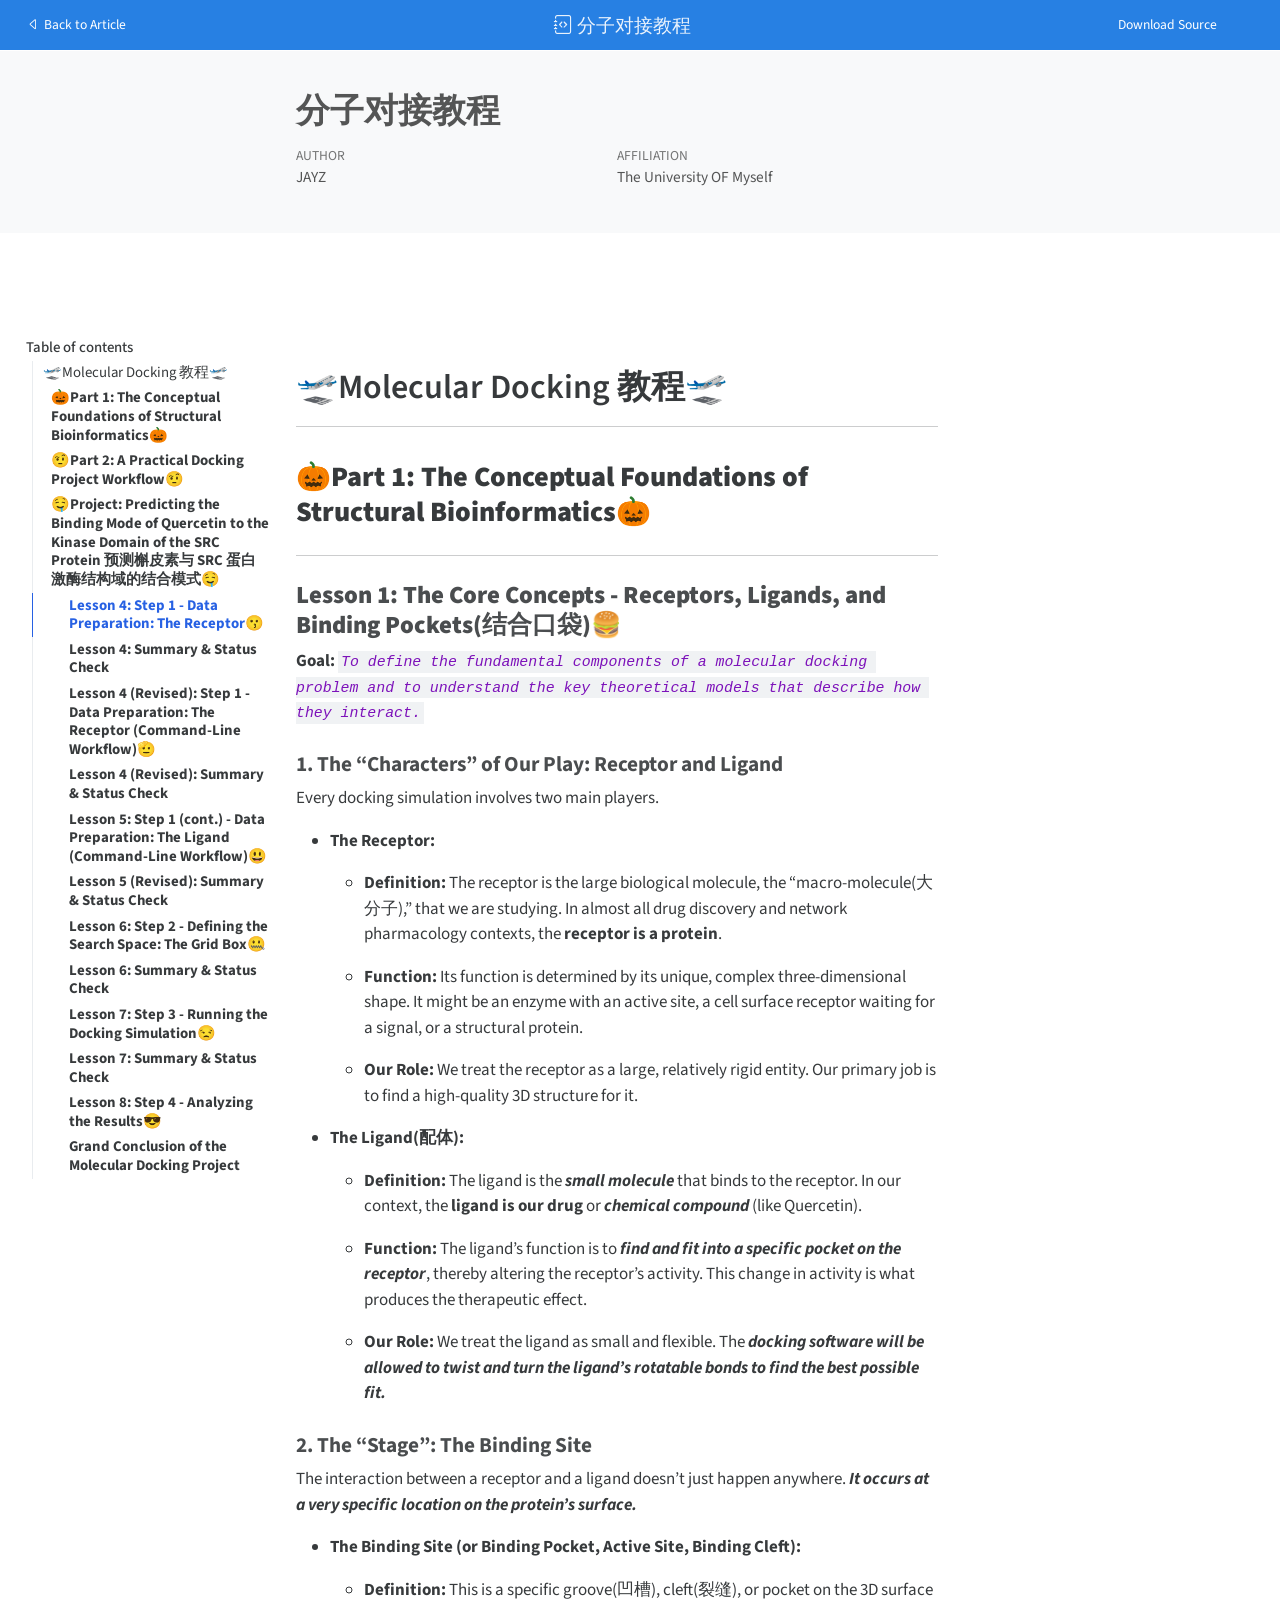
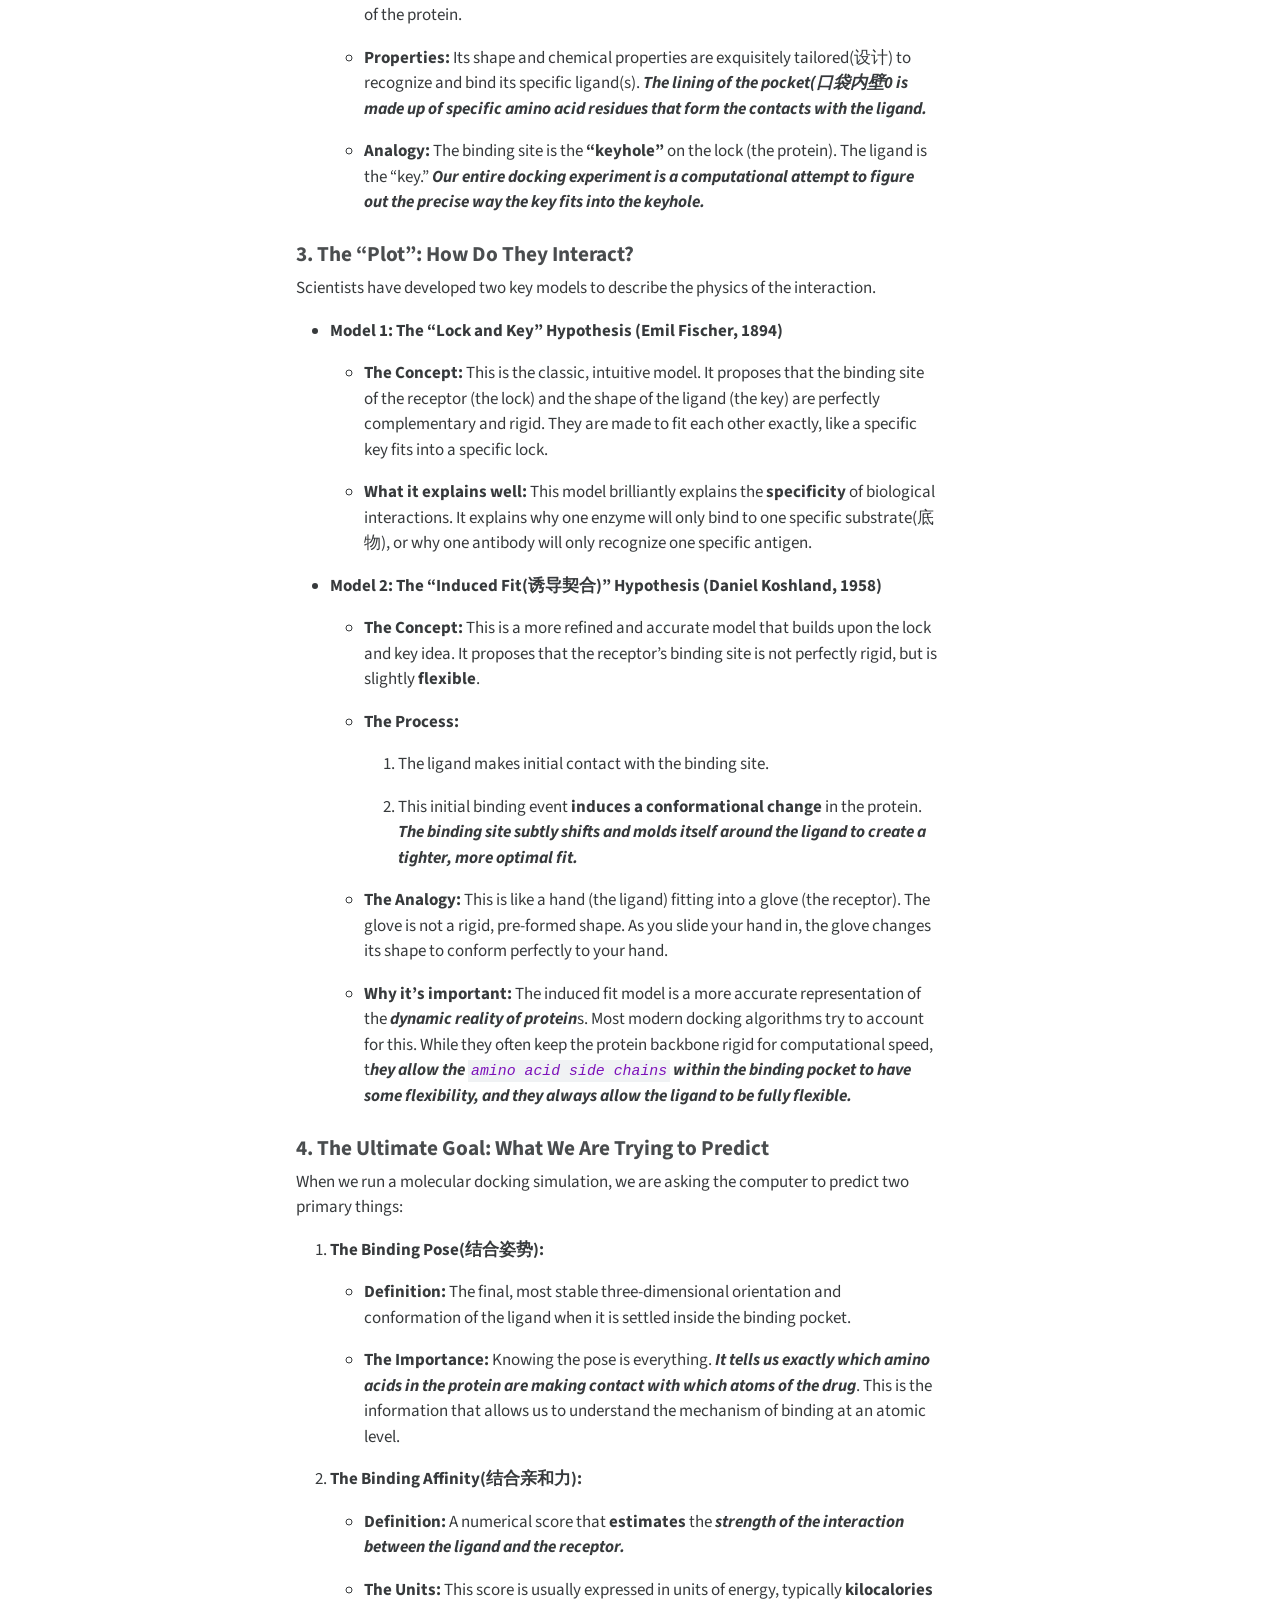
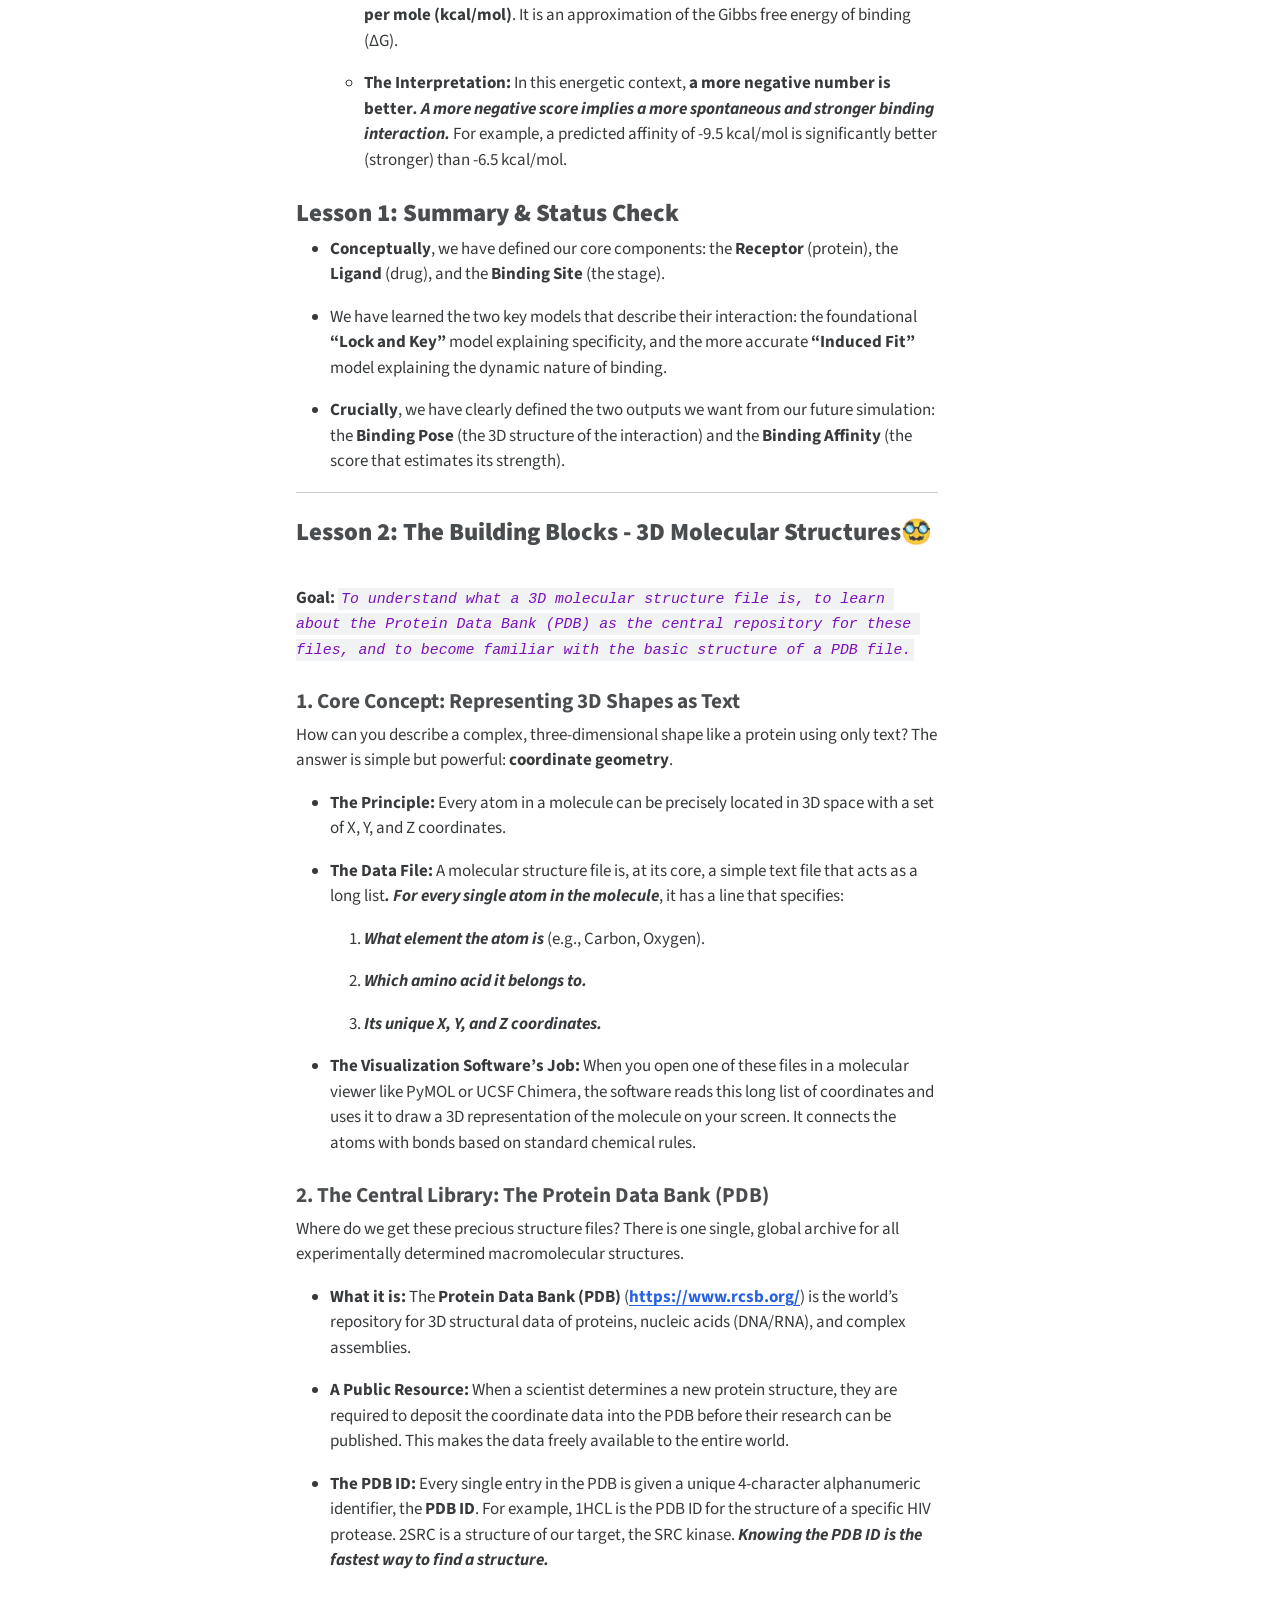
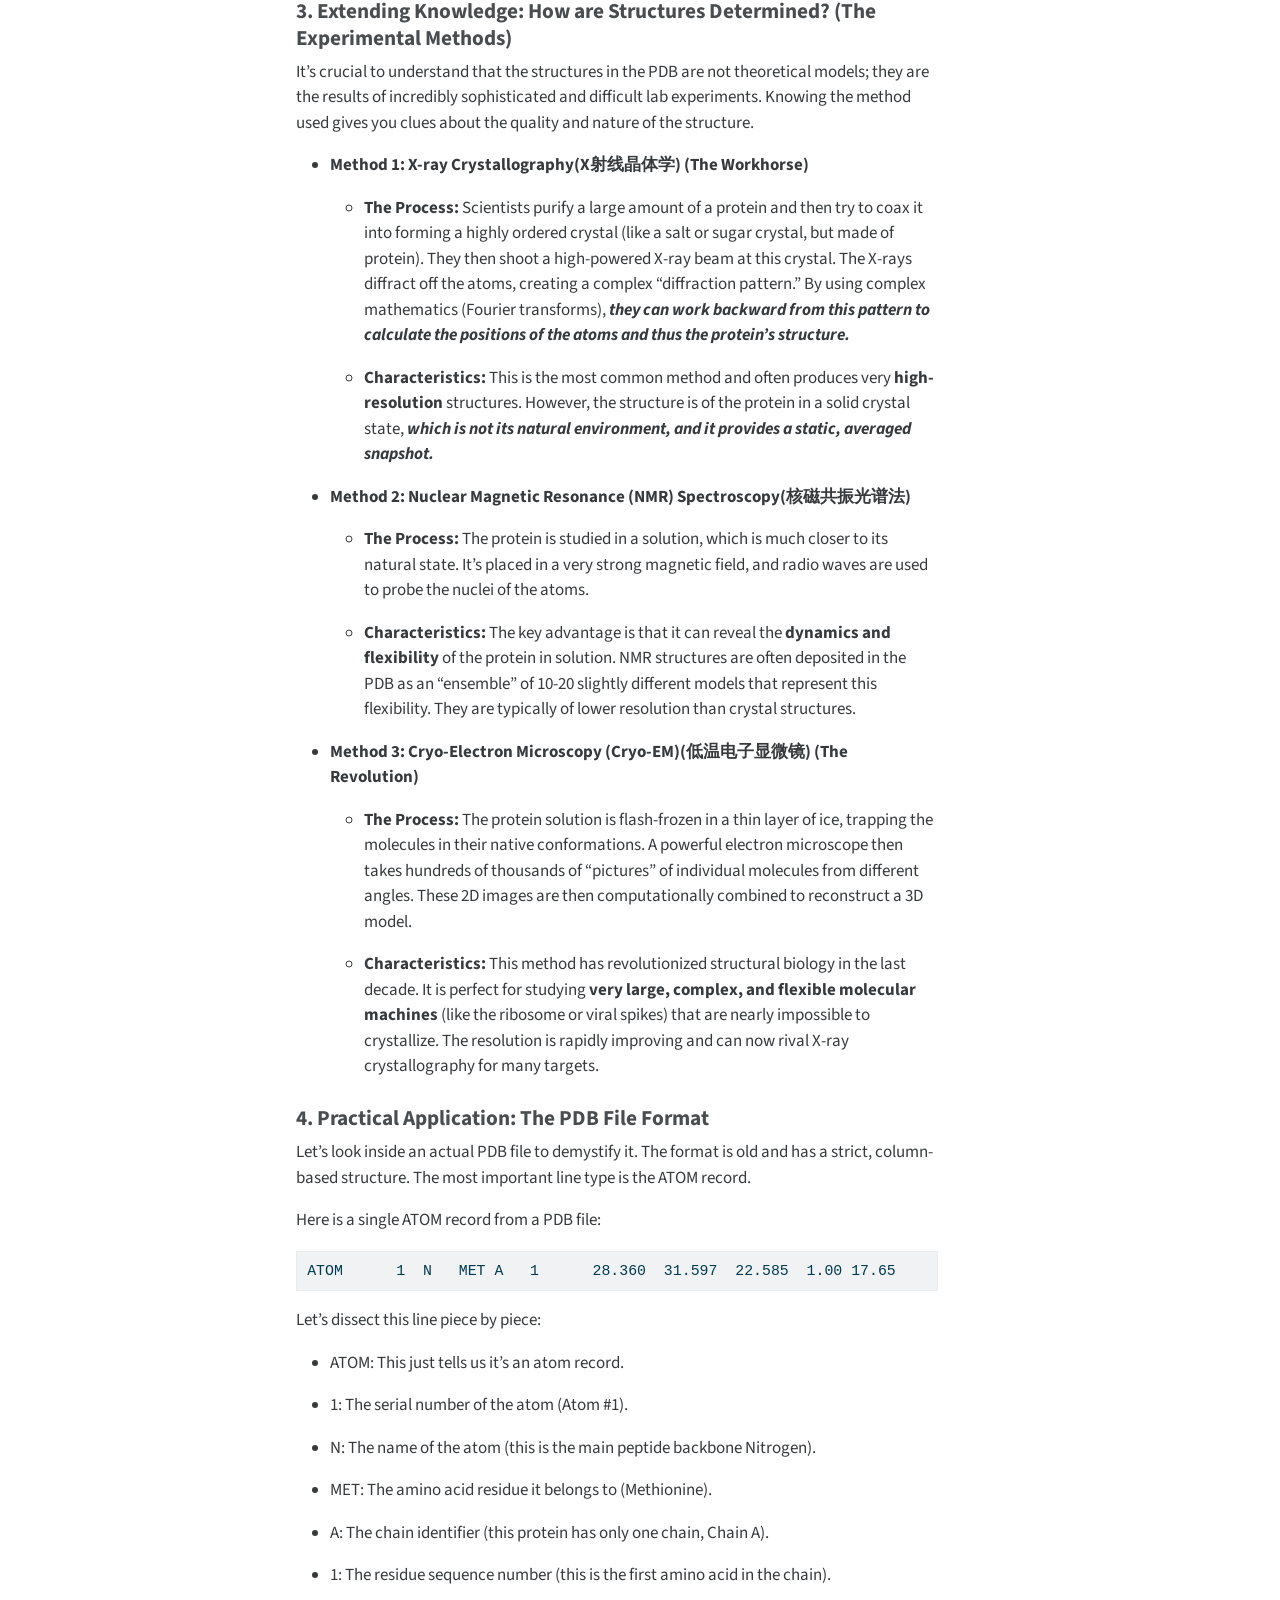
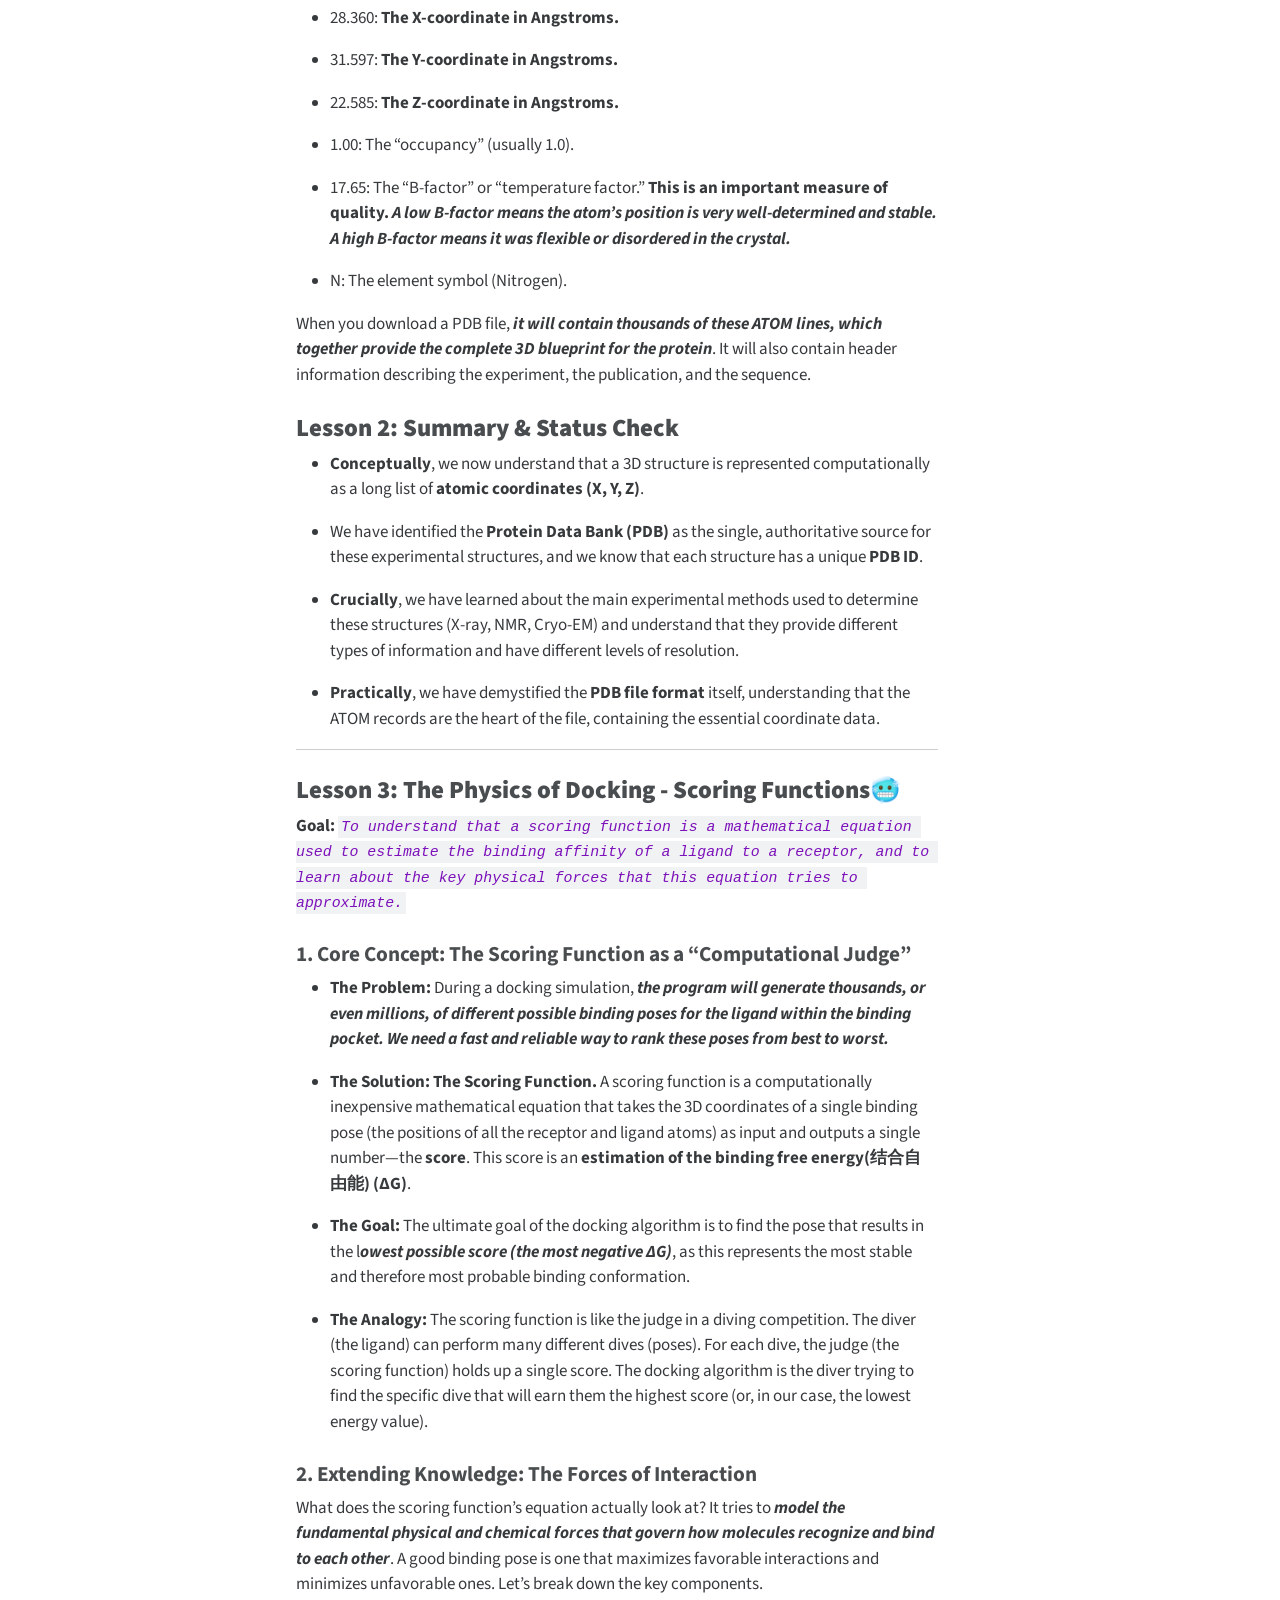
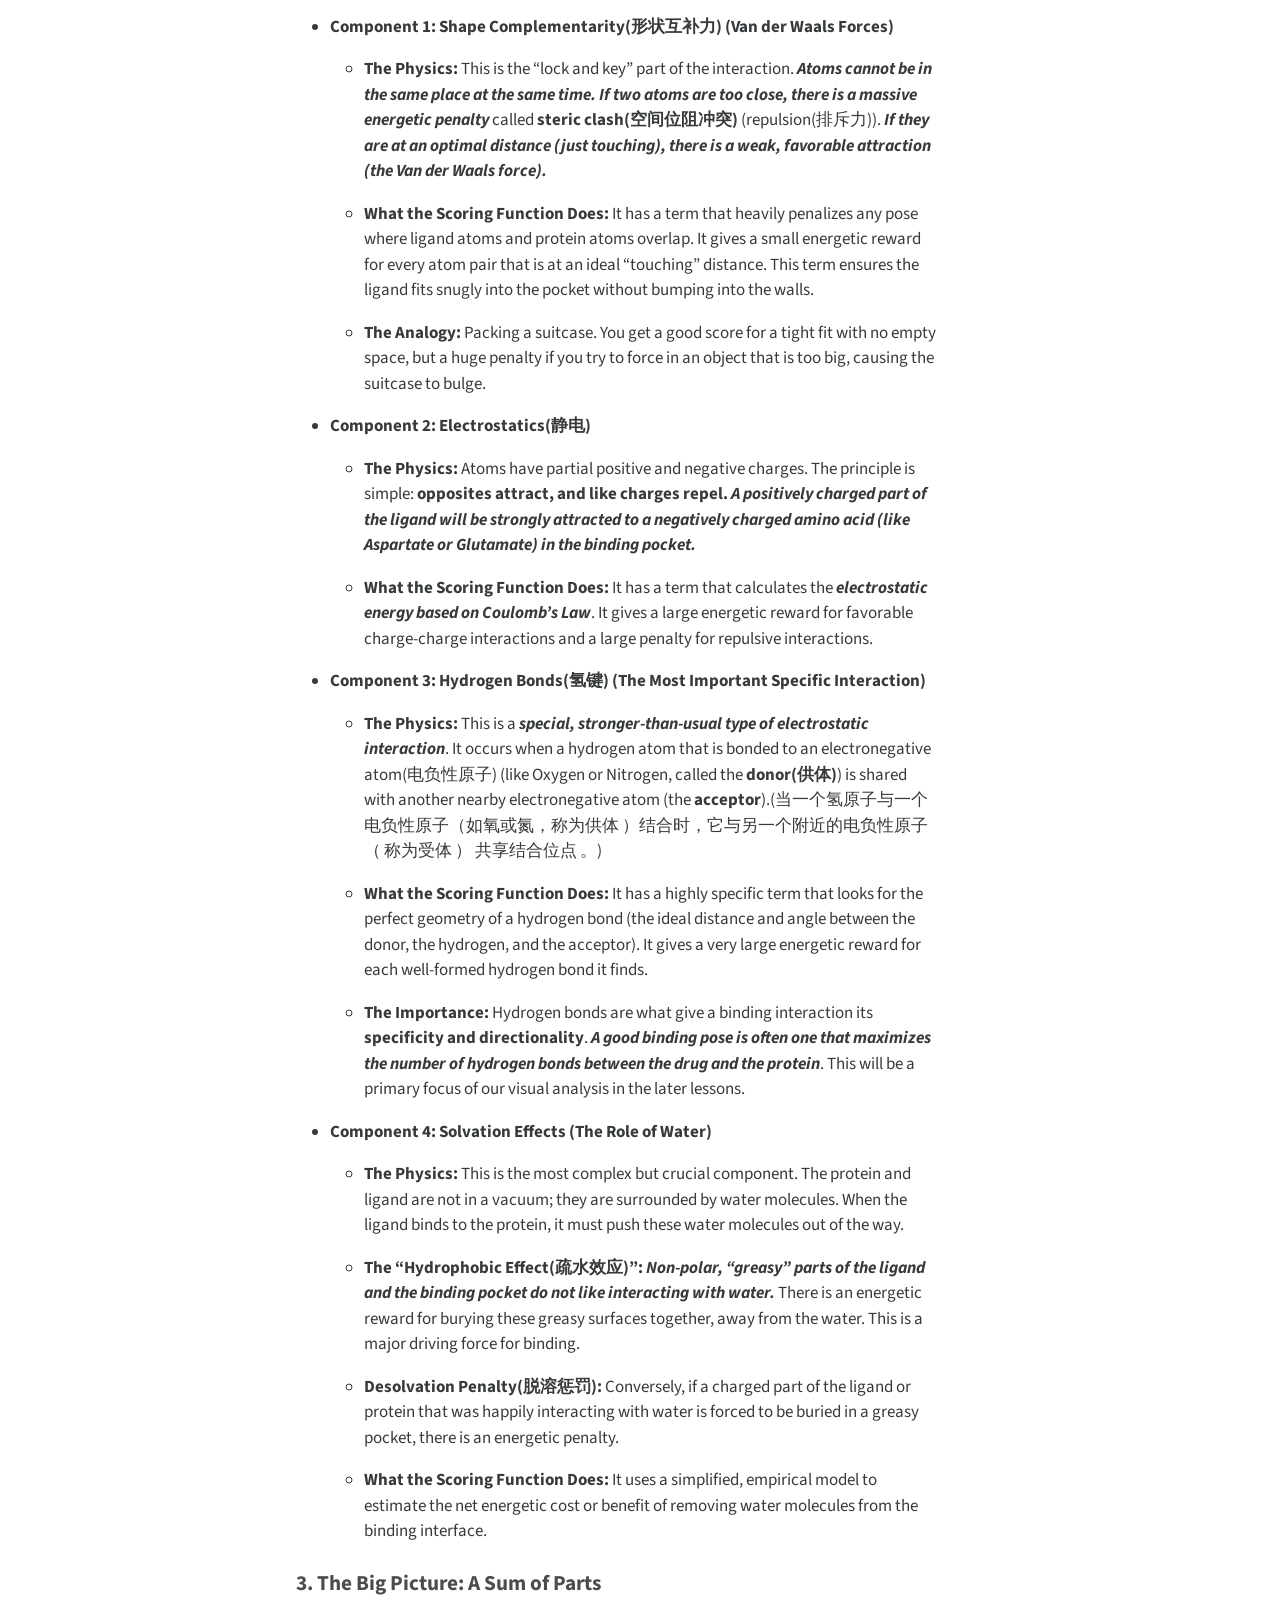
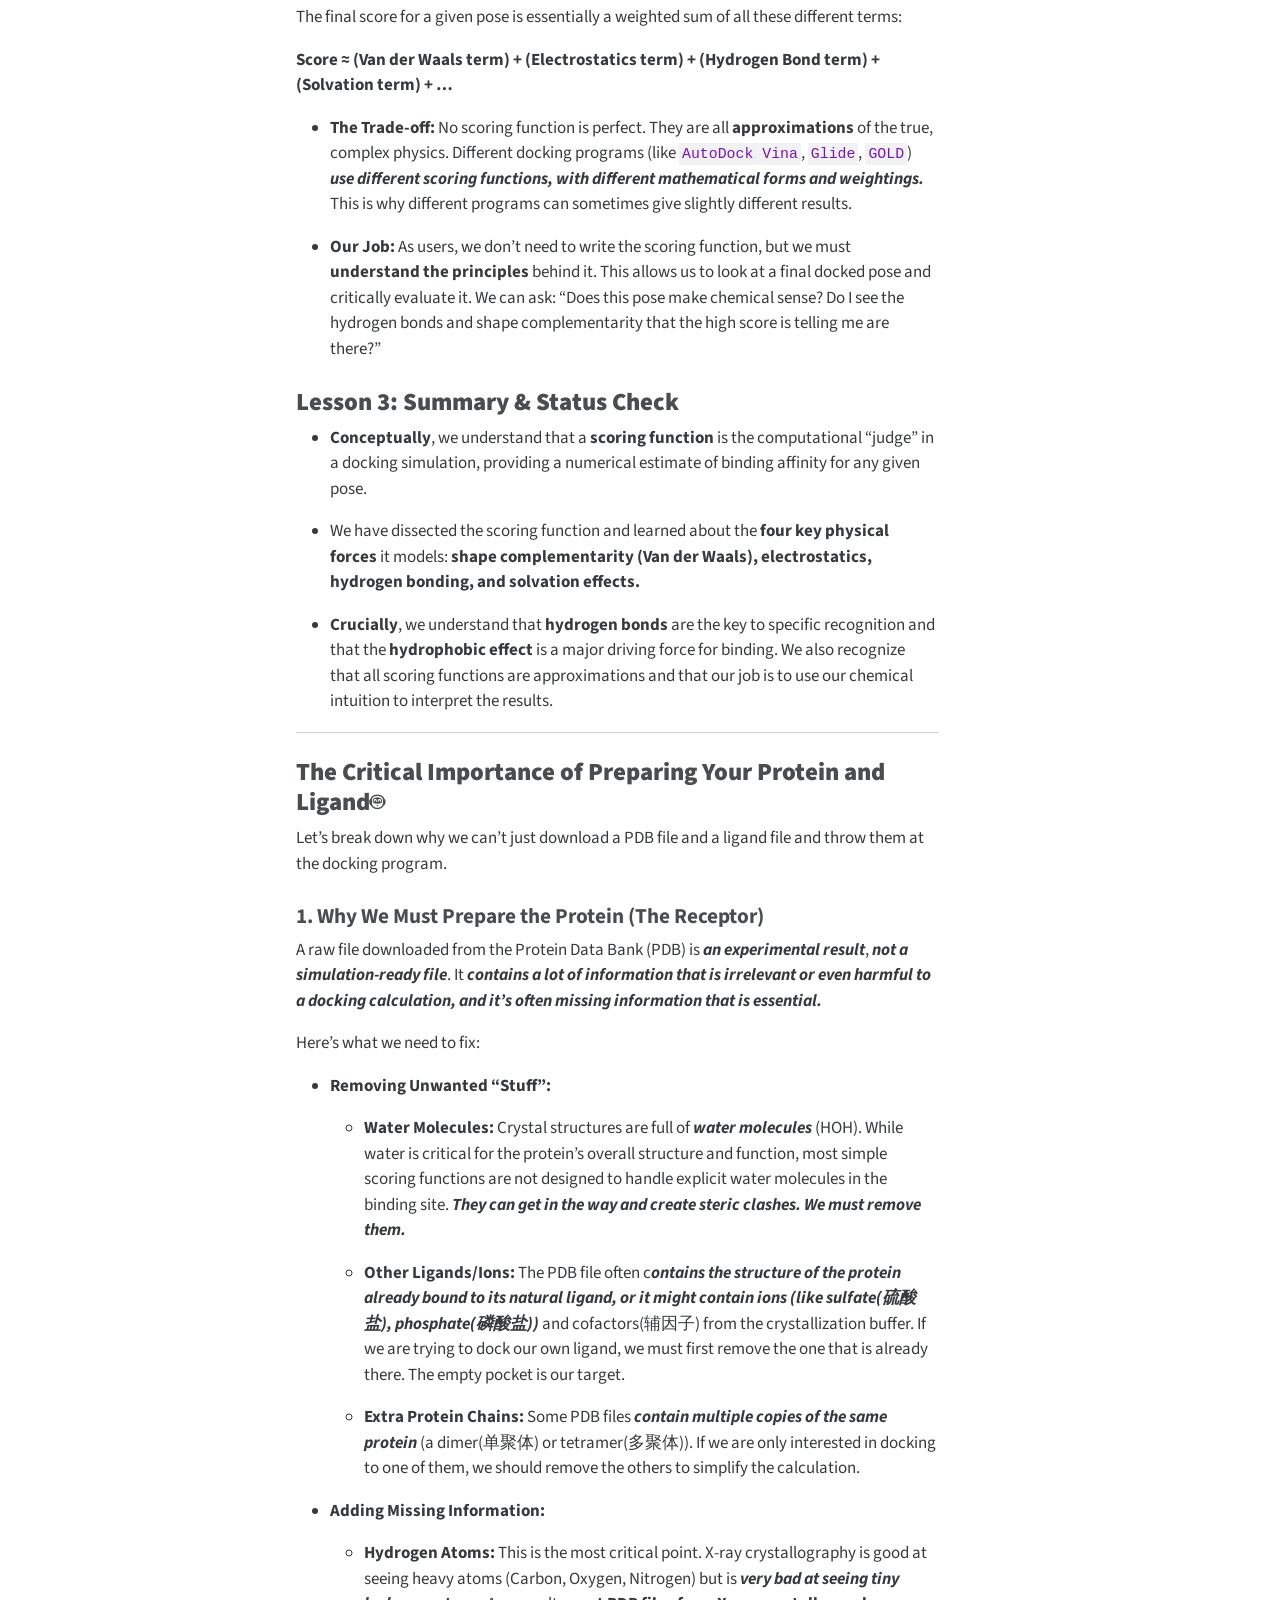
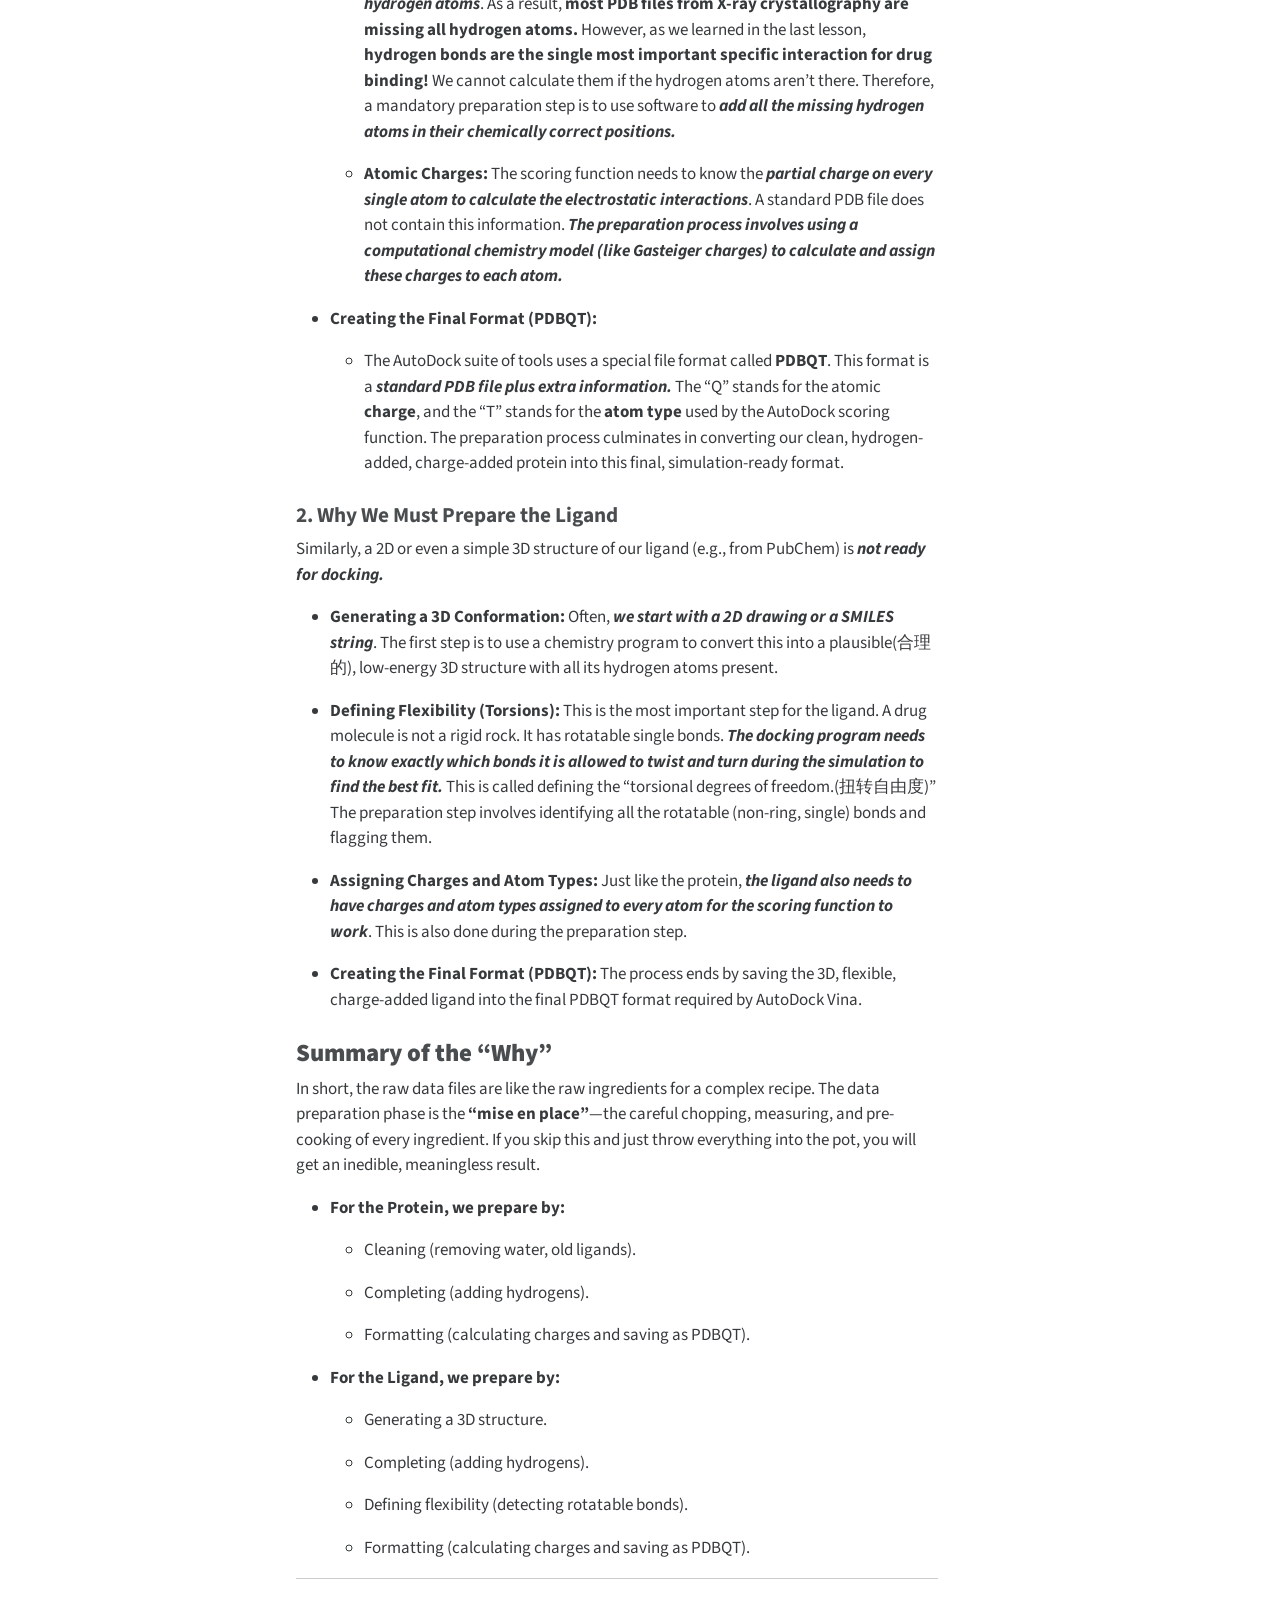
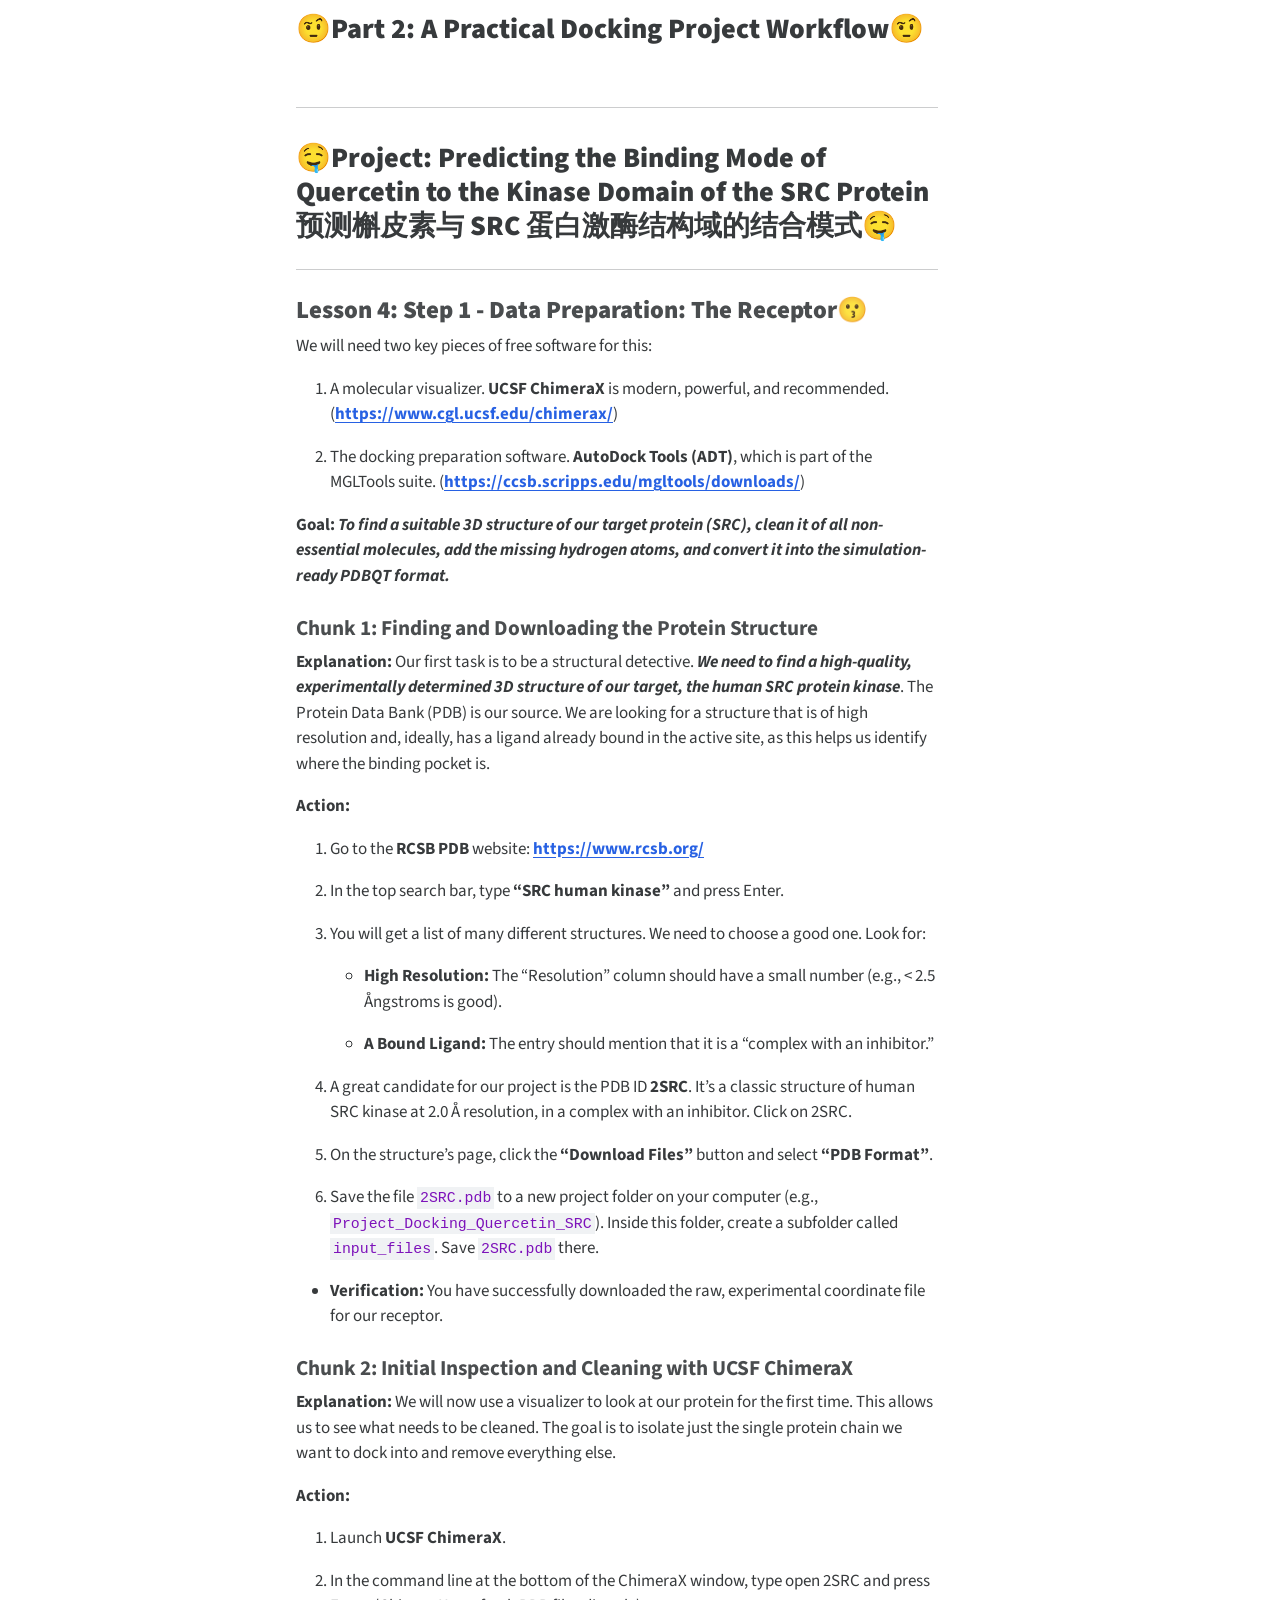
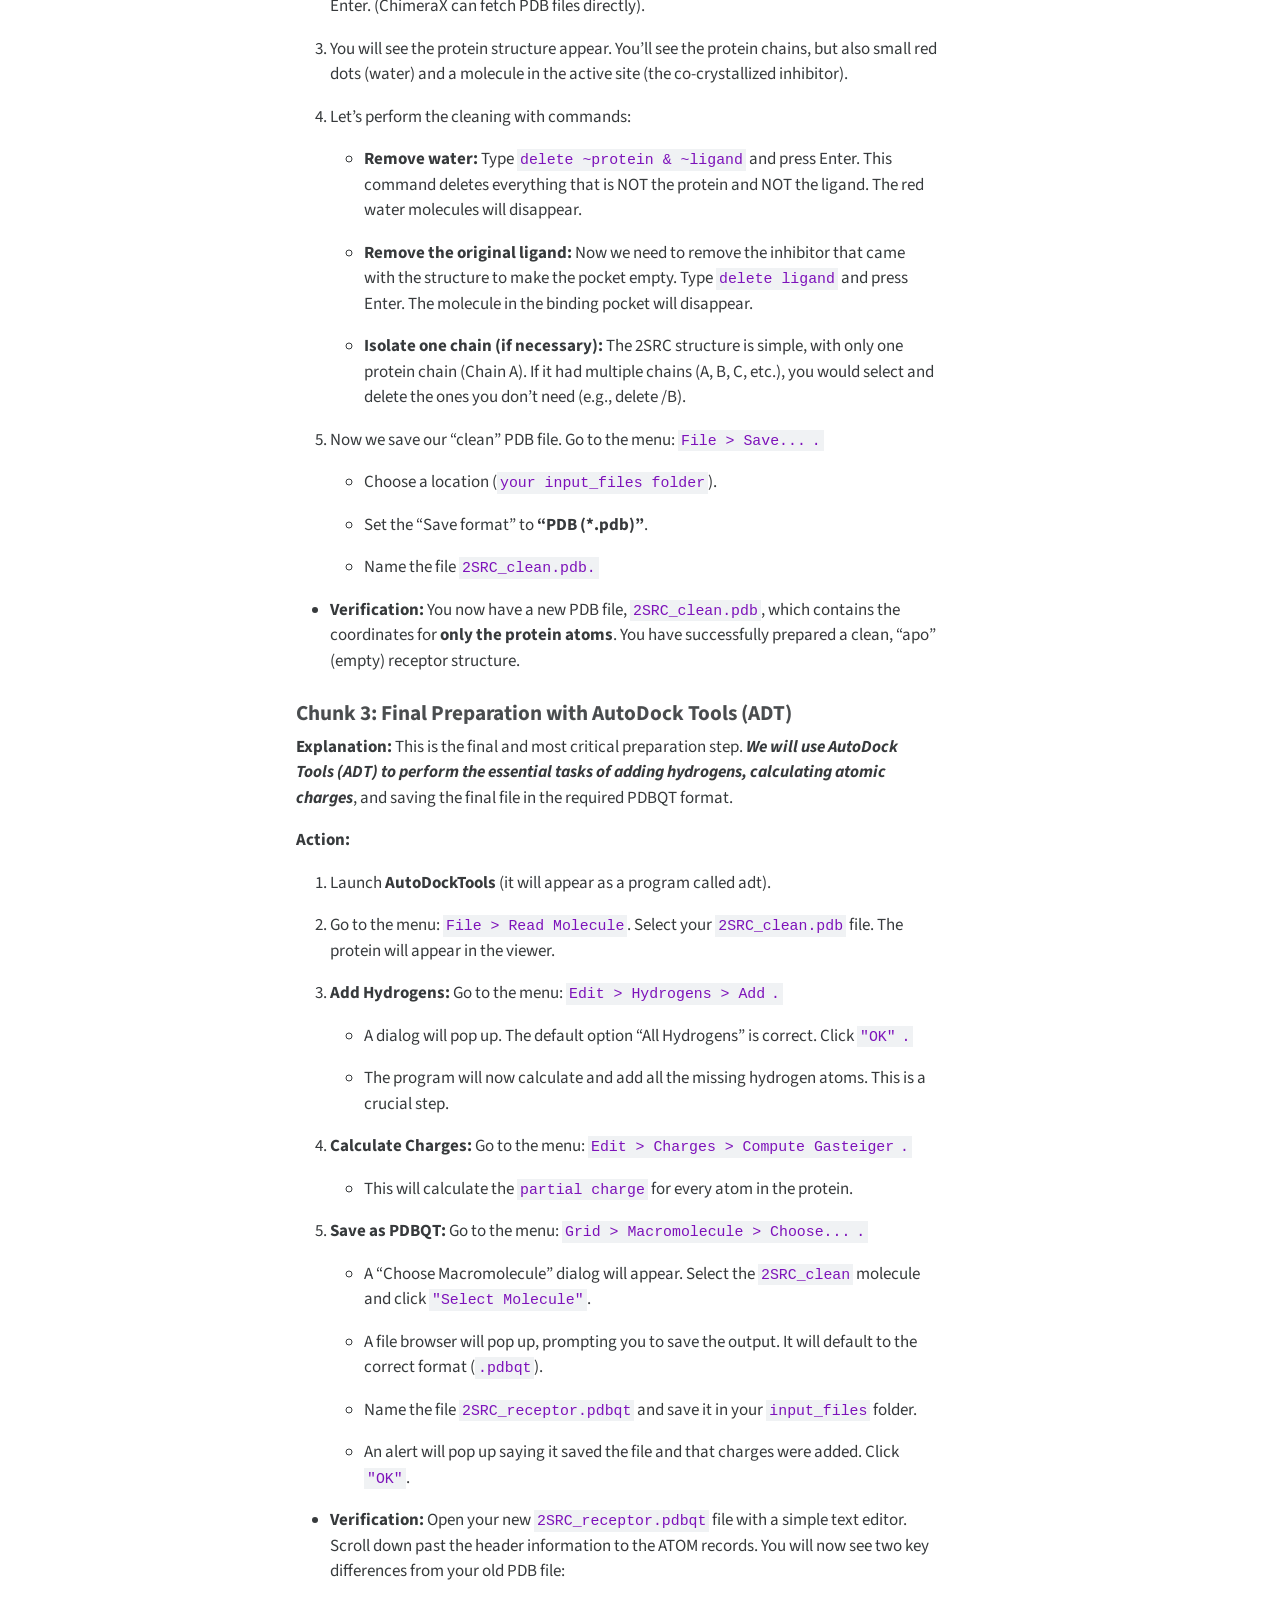
<file: _manuscript/docking-preview.html>
<!DOCTYPE html>
<html xmlns="http://www.w3.org/1999/xhtml" lang="en" xml:lang="en"><head>
    <meta charset="utf-8">
    <meta name="generator" content="quarto-1.8.24">

    <meta name="viewport" content="width=device-width, initial-scale=1.0, user-scalable=yes">


    <title>分子对接教程</title>
    <style>
      code{white-space: pre-wrap;}
      span.smallcaps{font-variant: small-caps;}
      div.columns{display: flex; gap: min(4vw, 1.5em);}
      div.column{flex: auto; overflow-x: auto;}
      div.hanging-indent{margin-left: 1.5em; text-indent: -1.5em;}
      ul.task-list{list-style: none;}
      ul.task-list li input[type="checkbox"] {
        width: 0.8em;
        margin: 0 0.8em 0.2em -1em; /* quarto-specific, see https://github.com/quarto-dev/quarto-cli/issues/4556 */ 
        vertical-align: middle;
      }
      /* CSS for syntax highlighting */
      html { -webkit-text-size-adjust: 100%; }
      pre > code.sourceCode { white-space: pre; position: relative; }
      pre > code.sourceCode > span { display: inline-block; line-height: 1.25; }
      pre > code.sourceCode > span:empty { height: 1.2em; }
      .sourceCode { overflow: visible; }
      code.sourceCode > span { color: inherit; text-decoration: inherit; }
      div.sourceCode { margin: 1em 0; }
      pre.sourceCode { margin: 0; }
      @media screen {
      div.sourceCode { overflow: auto; }
      }
      @media print {
      pre > code.sourceCode { white-space: pre-wrap; }
      pre > code.sourceCode > span { text-indent: -5em; padding-left: 5em; }
      }
      pre.numberSource code
        { counter-reset: source-line 0; }
      pre.numberSource code > span
        { position: relative; left: -4em; counter-increment: source-line; }
      pre.numberSource code > span > a:first-child::before
        { content: counter(source-line);
          position: relative; left: -1em; text-align: right; vertical-align: baseline;
          border: none; display: inline-block;
          -webkit-touch-callout: none; -webkit-user-select: none;
          -khtml-user-select: none; -moz-user-select: none;
          -ms-user-select: none; user-select: none;
          padding: 0 4px; width: 4em;
        }
      pre.numberSource { margin-left: 3em;  padding-left: 4px; }
      div.sourceCode
        {   }
      @media screen {
      pre > code.sourceCode > span > a:first-child::before { text-decoration: underline; }
      }
    </style>

    <style>
      body.hypothesis-enabled #quarto-embed-header {
        padding-right: 36px;
      }

      #quarto-embed-header {
        height: 3em;
        width: 100%;
        display: flex;
        justify-content: space-between;
        align-items: center;
        border-bottom: solid 1px;
      }

      #quarto-embed-header h6 {
        font-size: 1.1em;
        padding-top: 0.6em;
        margin-left: 1em;
        margin-right: 1em;
        font-weight: 400;
      }

      #quarto-embed-header a.quarto-back-link,
      #quarto-embed-header a.quarto-download-embed {
        font-size: 0.8em;
        margin-top: 1em;
        margin-bottom: 1em;
        margin-left: 1em;
        margin-right: 1em;
      }

      .quarto-back-container {
        padding-left: 0.5em;
        display: flex;
      }

      .headroom {
          will-change: transform;
          transition: transform 200ms linear;
      }

      .headroom--pinned {
          transform: translateY(0%);
      }

      .headroom--unpinned {
          transform: translateY(-100%);
      }      
    </style>

    <script>
    window.document.addEventListener("DOMContentLoaded", function () {

      var header = window.document.querySelector("#quarto-embed-header");
      const titleBannerEl = window.document.querySelector("body > #title-block-header");
      if (titleBannerEl) {
        titleBannerEl.style.paddingTop = header.clientHeight + "px";
      }
      const contentEl = window.document.getElementById('quarto-content');
      for (const child of contentEl.children) {
        child.style.paddingTop = header.clientHeight + "px";
        child.style.marginTop = "1em";
      }

      // Use the article root if the `back` call doesn't work. This isn't perfect
      // but should typically work
      window.quartoBackToArticle = () => {
        var currentUrl = window.location.href;
        window.history.back();
        setTimeout(() => {
            // if location was not changed in 100 ms, then there is no history back
            if(currentUrl === window.location.href){              
                // redirect to site root
                window.location.href = "index.html";
            }
        }, 100);
      }

      const headroom = new window.Headroom(header, {
        tolerance: 5,
        onPin: function () {
        },
        onUnpin: function () {
        },
      });
      headroom.init();
    });
    </script>

    
<script src="site_libs/manuscript-notebook/headroom.min.js"></script>
<script src="site_libs/clipboard/clipboard.min.js"></script>
<script src="site_libs/quarto-html/quarto.js" type="module"></script>
<script src="site_libs/quarto-html/tabsets/tabsets.js" type="module"></script>
<script src="site_libs/quarto-html/axe/axe-check.js" type="module"></script>
<script src="site_libs/quarto-html/popper.min.js"></script>
<script src="site_libs/quarto-html/tippy.umd.min.js"></script>
<script src="site_libs/quarto-html/anchor.min.js"></script>
<link href="site_libs/quarto-html/tippy.css" rel="stylesheet">
<link href="site_libs/quarto-html/quarto-syntax-highlighting-dc55a5b9e770e841cd82e46aadbfb9b0.css" rel="stylesheet" id="quarto-text-highlighting-styles">
<script src="site_libs/bootstrap/bootstrap.min.js"></script>
<link href="site_libs/bootstrap/bootstrap-icons.css" rel="stylesheet">
<link href="site_libs/bootstrap/bootstrap-4d7f0bce1131f3e5f9547cd857cfbfc8.min.css" rel="stylesheet" append-hash="true" id="quarto-bootstrap" data-mode="light">
     <script async="" src="https://hypothes.is/embed.js"></script>
<script>
  window.document.addEventListener("DOMContentLoaded", function (_event) {
    document.body.classList.add('hypothesis-enabled');
  });
</script>  
      </head>

  <body class="quarto-notebook quarto-light">
    <div id="quarto-embed-header" class="headroom fixed-top bg-primary">
      
      <a onclick="window.quartoBackToArticle(); return false;" class="btn btn-primary quarto-back-link" href=""><i class="bi bi-caret-left"></i> Back to Article</a>
      <h6><i class="bi bi-journal-code"></i> 分子对接教程</h6>

            <a href="./docking.qmd" class="btn btn-primary quarto-download-embed" download="docking.qmd">Download Source</a>
          </div>

     <header id="title-block-header" class="quarto-title-block default toc-left page-columns page-full">
  <div class="quarto-title-banner page-columns page-full">
    <div class="quarto-title column-body">
      <h1 class="title">分子对接教程</h1>
          </div>

    
    <div class="quarto-title-meta-container">
      <div class="quarto-title-meta-column-start">
            <div class="quarto-title-meta-author">
          <div class="quarto-title-meta-heading">Author</div>
          <div class="quarto-title-meta-heading">Affiliation</div>
          
                <div class="quarto-title-meta-contents">
            <p class="author">JAYZ </p>
          </div>
                <div class="quarto-title-meta-contents">
                    <p class="affiliation">
                        The University OF Myself
                      </p>
                  </div>
                    </div>
        
        <div class="quarto-title-meta">

                      
          
                
              </div>
      </div>
      <div class="quarto-title-meta-column-end quarto-other-formats-target">
      </div>
    </div>



    <div class="quarto-other-links-text-target">
    </div>  </div>
</header><div id="quarto-content" class="page-columns page-rows-contents page-layout-article toc-left">
<div id="quarto-sidebar-toc-left" class="sidebar toc-left">
  <nav id="TOC" role="doc-toc" class="toc-active">
    <h2 id="toc-title">Table of contents</h2>
   
  <ul>
  <li><a href="#molecular-docking-教程" id="toc-molecular-docking-教程" class="nav-link active" data-scroll-target="#molecular-docking-教程">🛫Molecular Docking 教程🛫</a>
  <ul class="collapse">
  <li><a href="#part-1-the-conceptual-foundations-of-structural-bioinformatics" id="toc-part-1-the-conceptual-foundations-of-structural-bioinformatics" class="nav-link" data-scroll-target="#part-1-the-conceptual-foundations-of-structural-bioinformatics">🎃<strong>Part 1: The Conceptual Foundations of Structural Bioinformatics</strong>🎃</a>
  <ul class="collapse">
  <li><a href="#lesson-1-the-core-concepts---receptors-ligands-and-binding-pockets结合口袋" id="toc-lesson-1-the-core-concepts---receptors-ligands-and-binding-pockets结合口袋" class="nav-link" data-scroll-target="#lesson-1-the-core-concepts---receptors-ligands-and-binding-pockets结合口袋"><strong>Lesson 1: The Core Concepts - Receptors, Ligands, and Binding Pockets(结合口袋)</strong>🍔</a></li>
  <li><a href="#lesson-1-summary-status-check" id="toc-lesson-1-summary-status-check" class="nav-link" data-scroll-target="#lesson-1-summary-status-check"><strong>Lesson 1: Summary &amp; Status Check</strong></a></li>
  <li><a href="#lesson-2-the-building-blocks---3d-molecular-structures" id="toc-lesson-2-the-building-blocks---3d-molecular-structures" class="nav-link" data-scroll-target="#lesson-2-the-building-blocks---3d-molecular-structures"><strong>Lesson 2: The Building Blocks - 3D Molecular Structures</strong>🥸</a></li>
  <li><a href="#lesson-2-summary-status-check" id="toc-lesson-2-summary-status-check" class="nav-link" data-scroll-target="#lesson-2-summary-status-check"><strong>Lesson 2: Summary &amp; Status Check</strong></a></li>
  <li><a href="#lesson-3-the-physics-of-docking---scoring-functions" id="toc-lesson-3-the-physics-of-docking---scoring-functions" class="nav-link" data-scroll-target="#lesson-3-the-physics-of-docking---scoring-functions"><strong>Lesson 3: The Physics of Docking - Scoring Functions</strong>🥶</a></li>
  <li><a href="#lesson-3-summary-status-check" id="toc-lesson-3-summary-status-check" class="nav-link" data-scroll-target="#lesson-3-summary-status-check"><strong>Lesson 3: Summary &amp; Status Check</strong></a></li>
  <li><a href="#the-critical-importance-of-preparing-your-protein-and-ligand" id="toc-the-critical-importance-of-preparing-your-protein-and-ligand" class="nav-link" data-scroll-target="#the-critical-importance-of-preparing-your-protein-and-ligand"><strong>The Critical Importance of Preparing Your Protein and Ligand</strong>🤖</a></li>
  <li><a href="#summary-of-the-why" id="toc-summary-of-the-why" class="nav-link" data-scroll-target="#summary-of-the-why"><strong>Summary of the “Why”</strong></a></li>
  </ul></li>
  <li><a href="#part-2-a-practical-docking-project-workflow" id="toc-part-2-a-practical-docking-project-workflow" class="nav-link" data-scroll-target="#part-2-a-practical-docking-project-workflow">🤨<strong>Part 2: A Practical Docking Project Workflow</strong>🤨</a></li>
  <li><a href="#project-predicting-the-binding-mode-of-quercetin-to-the-kinase-domain-of-the-src-protein-预测槲皮素与-src-蛋白激酶结构域的结合模式" id="toc-project-predicting-the-binding-mode-of-quercetin-to-the-kinase-domain-of-the-src-protein-预测槲皮素与-src-蛋白激酶结构域的结合模式" class="nav-link" data-scroll-target="#project-predicting-the-binding-mode-of-quercetin-to-the-kinase-domain-of-the-src-protein-预测槲皮素与-src-蛋白激酶结构域的结合模式">🤤<strong>Project: Predicting the Binding Mode of Quercetin to the Kinase Domain of the SRC Protein 预测槲皮素与 SRC 蛋白激酶结构域的结合模式</strong>🤤</a>
  <ul class="collapse">
  <li><a href="#lesson-4-step-1---data-preparation-the-receptor" id="toc-lesson-4-step-1---data-preparation-the-receptor" class="nav-link" data-scroll-target="#lesson-4-step-1---data-preparation-the-receptor"><strong>Lesson 4: Step 1 - Data Preparation: The Receptor</strong>😗</a></li>
  <li><a href="#lesson-4-summary-status-check" id="toc-lesson-4-summary-status-check" class="nav-link" data-scroll-target="#lesson-4-summary-status-check"><strong>Lesson 4: Summary &amp; Status Check</strong></a></li>
  <li><a href="#lesson-4-revised-step-1---data-preparation-the-receptor-command-line-workflow" id="toc-lesson-4-revised-step-1---data-preparation-the-receptor-command-line-workflow" class="nav-link" data-scroll-target="#lesson-4-revised-step-1---data-preparation-the-receptor-command-line-workflow"><strong>Lesson 4 (Revised): Step 1 - Data Preparation: The Receptor (Command-Line Workflow)</strong>🫡</a></li>
  <li><a href="#lesson-4-revised-summary-status-check" id="toc-lesson-4-revised-summary-status-check" class="nav-link" data-scroll-target="#lesson-4-revised-summary-status-check"><strong>Lesson 4 (Revised): Summary &amp; Status Check</strong></a></li>
  <li><a href="#lesson-5-step-1-cont.---data-preparation-the-ligand-command-line-workflow" id="toc-lesson-5-step-1-cont.---data-preparation-the-ligand-command-line-workflow" class="nav-link" data-scroll-target="#lesson-5-step-1-cont.---data-preparation-the-ligand-command-line-workflow"><strong>Lesson 5: Step 1 (cont.) - Data Preparation: The Ligand (Command-Line Workflow)</strong>😃</a></li>
  <li><a href="#lesson-5-revised-summary-status-check" id="toc-lesson-5-revised-summary-status-check" class="nav-link" data-scroll-target="#lesson-5-revised-summary-status-check"><strong>Lesson 5 (Revised): Summary &amp; Status Check</strong></a></li>
  <li><a href="#lesson-6-step-2---defining-the-search-space-the-grid-box" id="toc-lesson-6-step-2---defining-the-search-space-the-grid-box" class="nav-link" data-scroll-target="#lesson-6-step-2---defining-the-search-space-the-grid-box"><strong>Lesson 6: Step 2 - Defining the Search Space: The Grid Box</strong>🤐</a></li>
  <li><a href="#lesson-6-summary-status-check" id="toc-lesson-6-summary-status-check" class="nav-link" data-scroll-target="#lesson-6-summary-status-check"><strong>Lesson 6: Summary &amp; Status Check</strong></a></li>
  <li><a href="#lesson-7-step-3---running-the-docking-simulation" id="toc-lesson-7-step-3---running-the-docking-simulation" class="nav-link" data-scroll-target="#lesson-7-step-3---running-the-docking-simulation"><strong>Lesson 7: Step 3 - Running the Docking Simulation</strong>😒</a></li>
  <li><a href="#lesson-7-summary-status-check" id="toc-lesson-7-summary-status-check" class="nav-link" data-scroll-target="#lesson-7-summary-status-check"><strong>Lesson 7: Summary &amp; Status Check</strong></a></li>
  <li><a href="#lesson-8-step-4---analyzing-the-results" id="toc-lesson-8-step-4---analyzing-the-results" class="nav-link" data-scroll-target="#lesson-8-step-4---analyzing-the-results"><strong>Lesson 8: Step 4 - Analyzing the Results</strong>😎</a></li>
  <li><a href="#grand-conclusion-of-the-molecular-docking-project" id="toc-grand-conclusion-of-the-molecular-docking-project" class="nav-link" data-scroll-target="#grand-conclusion-of-the-molecular-docking-project"><strong>Grand Conclusion of the Molecular Docking Project</strong></a></li>
  </ul></li>
  </ul></li>
  </ul>
</nav>
</div>
<div id="quarto-margin-sidebar" class="sidebar margin-sidebar zindex-bottom">
</div>
<main class="content quarto-banner-title-block" id="quarto-document-content">      

       <section id="molecular-docking-教程" class="level1">
<h1>🛫Molecular Docking 教程🛫</h1>
<hr>
<section id="part-1-the-conceptual-foundations-of-structural-bioinformatics" class="level2">
<h2 class="anchored" data-anchor-id="part-1-the-conceptual-foundations-of-structural-bioinformatics">🎃<strong>Part 1: The Conceptual Foundations of Structural Bioinformatics</strong>🎃</h2>
<hr>
<section id="lesson-1-the-core-concepts---receptors-ligands-and-binding-pockets结合口袋" class="level3">
<h3 class="anchored" data-anchor-id="lesson-1-the-core-concepts---receptors-ligands-and-binding-pockets结合口袋"><strong>Lesson 1: The Core Concepts - Receptors, Ligands, and Binding Pockets(结合口袋)</strong>🍔</h3>
<p><strong>Goal:</strong> <strong><em><code>To define the fundamental components of a molecular docking problem and to understand the key theoretical models that describe how they interact.</code></em></strong></p>
<section id="the-characters-of-our-play-receptor-and-ligand" class="level4">
<h4 class="anchored" data-anchor-id="the-characters-of-our-play-receptor-and-ligand"><strong>1. The “Characters” of Our Play: Receptor and Ligand</strong></h4>
<p>Every docking simulation involves two main players.</p>
<ul>
<li><p><strong>The Receptor:</strong></p>
<ul>
<li><p><strong>Definition:</strong> The receptor is the large biological molecule, the “macro-molecule(大分子),” that we are studying. In almost all drug discovery and network pharmacology contexts, the <strong>receptor is a protein</strong>.</p></li>
<li><p><strong>Function:</strong> Its function is determined by its unique, complex three-dimensional shape. It might be an enzyme with an active site, a cell surface receptor waiting for a signal, or a structural protein.</p></li>
<li><p><strong>Our Role:</strong> We treat the receptor as a large, relatively rigid entity. Our primary job is to find a high-quality 3D structure for it.</p></li>
</ul></li>
<li><p><strong>The Ligand(配体):</strong></p>
<ul>
<li><p><strong>Definition:</strong> The ligand is the <strong><em>small molecule</em></strong> that binds to the receptor. In our context, the <strong>ligand is our drug</strong> or <strong><em>chemical compound</em></strong> (like Quercetin).</p></li>
<li><p><strong>Function:</strong> The ligand’s function is to <strong><em>find and fit into a specific pocket on the receptor</em></strong>, thereby altering the receptor’s activity. This change in activity is what produces the therapeutic effect.</p></li>
<li><p><strong>Our Role:</strong> We treat the ligand as small and flexible. The <strong><em>docking software will be allowed to twist and turn the ligand’s rotatable bonds to find the best possible fit.</em></strong></p></li>
</ul></li>
</ul>
</section>
<section id="the-stage-the-binding-site" class="level4">
<h4 class="anchored" data-anchor-id="the-stage-the-binding-site"><strong>2. The “Stage”: The Binding Site</strong></h4>
<p>The interaction between a receptor and a ligand doesn’t just happen anywhere. <strong><em>It occurs at a very specific location on the protein’s surface.</em></strong></p>
<ul>
<li><p><strong>The Binding Site (or Binding Pocket, Active Site, Binding Cleft):</strong></p>
<ul>
<li><p><strong>Definition:</strong> This is a specific groove(凹槽), cleft(裂缝), or pocket on the 3D surface of the protein.</p></li>
<li><p><strong>Properties:</strong> Its shape and chemical properties are exquisitely tailored(设计) to recognize and bind its specific ligand(s). <strong><em>The lining of the pocket(口袋内壁0 is made up of specific amino acid residues that form the contacts with the ligand.</em></strong></p></li>
<li><p><strong>Analogy:</strong> The binding site is the <strong>“keyhole”</strong> on the lock (the protein). The ligand is the “key.” <strong><em>Our entire docking experiment is a computational attempt to figure out the precise way the key fits into the keyhole.</em></strong></p></li>
</ul></li>
</ul>
</section>
<section id="the-plot-how-do-they-interact" class="level4">
<h4 class="anchored" data-anchor-id="the-plot-how-do-they-interact"><strong>3. The “Plot”: How Do They Interact?</strong></h4>
<p>Scientists have developed two key models to describe the physics of the interaction.</p>
<ul>
<li><p><strong>Model 1: The “Lock and Key” Hypothesis (Emil Fischer, 1894)</strong></p>
<ul>
<li><p><strong>The Concept:</strong> This is the classic, intuitive model. It proposes that the binding site of the receptor (the lock) and the shape of the ligand (the key) are perfectly complementary and rigid. They are made to fit each other exactly, like a specific key fits into a specific lock.</p></li>
<li><p><strong>What it explains well:</strong> This model brilliantly explains the <strong>specificity</strong> of biological interactions. It explains why one enzyme will only bind to one specific substrate(底物), or why one antibody will only recognize one specific antigen.</p></li>
</ul></li>
<li><p><strong>Model 2: The “Induced Fit(诱导契合)” Hypothesis (Daniel Koshland, 1958)</strong></p>
<ul>
<li><p><strong>The Concept:</strong> This is a more refined and accurate model that builds upon the lock and key idea. It proposes that the receptor’s binding site is not perfectly rigid, but is slightly <strong>flexible</strong>.</p></li>
<li><p><strong>The Process:</strong></p>
<ol type="1">
<li><p>The ligand makes initial contact with the binding site.</p></li>
<li><p>This initial binding event <strong>induces a conformational change</strong> in the protein. <strong><em>The binding site subtly shifts and molds itself around the ligand to create a tighter, more optimal fit.</em></strong></p></li>
</ol></li>
<li><p><strong>The Analogy:</strong> This is like a hand (the ligand) fitting into a glove (the receptor). The glove is not a rigid, pre-formed shape. As you slide your hand in, the glove changes its shape to conform perfectly to your hand.</p></li>
<li><p><strong>Why it’s important:</strong> The induced fit model is a more accurate representation of the <strong><em>dynamic reality of protein</em></strong>s. Most modern docking algorithms try to account for this. While they often keep the protein backbone rigid for computational speed, t<strong><em>hey allow the <code>amino acid side chains</code> within the binding pocket to have some flexibility, and they always allow the ligand to be fully flexible.</em></strong></p></li>
</ul></li>
</ul>
</section>
<section id="the-ultimate-goal-what-we-are-trying-to-predict" class="level4">
<h4 class="anchored" data-anchor-id="the-ultimate-goal-what-we-are-trying-to-predict"><strong>4. The Ultimate Goal: What We Are Trying to Predict</strong></h4>
<p>When we run a molecular docking simulation, we are asking the computer to predict two primary things:</p>
<ol type="1">
<li><p><strong>The Binding Pose(结合姿势):</strong></p>
<ul>
<li><p><strong>Definition:</strong> The final, most stable three-dimensional orientation and conformation of the ligand when it is settled inside the binding pocket.</p></li>
<li><p><strong>The Importance:</strong> Knowing the pose is everything. <strong><em>It tells us exactly which amino acids in the protein are making contact with which atoms of the drug</em></strong>. This is the information that allows us to understand the mechanism of binding at an atomic level.</p></li>
</ul></li>
<li><p><strong>The Binding Affinity(结合亲和力):</strong></p>
<ul>
<li><p><strong>Definition:</strong> A numerical score that <strong>estimates</strong> the <strong><em>strength of the interaction between the ligand and the receptor.</em></strong></p></li>
<li><p><strong>The Units:</strong> This score is usually expressed in units of energy, typically <strong>kilocalories per mole (kcal/mol)</strong>. It is an approximation of the Gibbs free energy of binding (ΔG).</p></li>
<li><p><strong>The Interpretation:</strong> In this energetic context, <strong>a more negative number is better<em>. A more negative score implies a more spontaneous and stronger binding interaction.</em></strong> For example, a predicted affinity of -9.5 kcal/mol is significantly better (stronger) than -6.5 kcal/mol.</p></li>
</ul></li>
</ol>
</section>
</section>
<section id="lesson-1-summary-status-check" class="level3">
<h3 class="anchored" data-anchor-id="lesson-1-summary-status-check"><strong>Lesson 1: Summary &amp; Status Check</strong></h3>
<ul>
<li><p><strong>Conceptually</strong>, we have defined our core components: the <strong>Receptor</strong> (protein), the <strong>Ligand</strong> (drug), and the <strong>Binding Site</strong> (the stage).</p></li>
<li><p>We have learned the two key models that describe their interaction: the foundational <strong>“Lock and Key”</strong> model explaining specificity, and the more accurate <strong>“Induced Fit”</strong> model explaining the dynamic nature of binding.</p></li>
<li><p><strong>Crucially</strong>, we have clearly defined the two outputs we want from our future simulation: the <strong>Binding Pose</strong> (the 3D structure of the interaction) and the <strong>Binding Affinity</strong> (the score that estimates its strength).</p></li>
</ul>
<hr>
</section>
<section id="lesson-2-the-building-blocks---3d-molecular-structures" class="level3">
<h3 class="anchored" data-anchor-id="lesson-2-the-building-blocks---3d-molecular-structures"><strong>Lesson 2: The Building Blocks - 3D Molecular Structures</strong>🥸</h3>
<p><strong>Goal:</strong> <strong><em><code>To understand what a 3D molecular structure file is, to learn about the Protein Data Bank (PDB) as the central repository for these files, and to become familiar with the basic structure of a PDB file.</code></em></strong></p>
<section id="core-concept-representing-3d-shapes-as-text" class="level4">
<h4 class="anchored" data-anchor-id="core-concept-representing-3d-shapes-as-text"><strong>1. Core Concept: Representing 3D Shapes as Text</strong></h4>
<p>How can you describe a complex, three-dimensional shape like a protein using only text? The answer is simple but powerful: <strong>coordinate geometry</strong>.</p>
<ul>
<li><p><strong>The Principle:</strong> Every atom in a molecule can be precisely located in 3D space with a set of X, Y, and Z coordinates.</p></li>
<li><p><strong>The Data File:</strong> A molecular structure file is, at its core, a simple text file that acts as a long list<strong><em>. For every single atom in the molecule</em></strong>, it has a line that specifies:</p>
<ol type="1">
<li><p><strong><em>What element the atom is</em></strong> (e.g., Carbon, Oxygen).</p></li>
<li><p><strong><em>Which amino acid it belongs to.</em></strong></p></li>
<li><p><strong><em>Its unique X, Y, and Z coordinates.</em></strong></p></li>
</ol></li>
<li><p><strong>The Visualization Software’s Job:</strong> When you open one of these files in a molecular viewer like PyMOL or UCSF Chimera, the software reads this long list of coordinates and uses it to draw a 3D representation of the molecule on your screen. It connects the atoms with bonds based on standard chemical rules.</p></li>
</ul>
</section>
<section id="the-central-library-the-protein-data-bank-pdb" class="level4">
<h4 class="anchored" data-anchor-id="the-central-library-the-protein-data-bank-pdb"><strong>2. The Central Library: The Protein Data Bank (PDB)</strong></h4>
<p>Where do we get these precious structure files? There is one single, global archive for all experimentally determined macromolecular structures.</p>
<ul>
<li><p><strong>What it is:</strong> The <strong>Protein Data Bank (PDB)</strong> (<a href="https://www.google.com/url?sa=E&amp;q=https%3A%2F%2Fwww.rcsb.org%2F"><strong>https://www.rcsb.org/</strong></a>) is the world’s repository for 3D structural data of proteins, nucleic acids (DNA/RNA), and complex assemblies.</p></li>
<li><p><strong>A Public Resource:</strong> When a scientist determines a new protein structure, they are required to deposit the coordinate data into the PDB before their research can be published. This makes the data freely available to the entire world.</p></li>
<li><p><strong>The PDB ID:</strong> Every single entry in the PDB is given a unique 4-character alphanumeric identifier, the <strong>PDB ID</strong>. For example, 1HCL is the PDB ID for the structure of a specific HIV protease. 2SRC is a structure of our target, the SRC kinase. <strong><em>Knowing the PDB ID is the fastest way to find a structure.</em></strong></p></li>
</ul>
</section>
<section id="extending-knowledge-how-are-structures-determined-the-experimental-methods" class="level4">
<h4 class="anchored" data-anchor-id="extending-knowledge-how-are-structures-determined-the-experimental-methods"><strong>3. Extending Knowledge: How are Structures Determined? (The Experimental Methods)</strong></h4>
<p>It’s crucial to understand that the structures in the PDB are not theoretical models; they are the results of incredibly sophisticated and difficult lab experiments. Knowing the method used gives you clues about the quality and nature of the structure.</p>
<ul>
<li><p><strong>Method 1: X-ray Crystallography(X射线晶体学) (The Workhorse)</strong></p>
<ul>
<li><p><strong>The Process:</strong> Scientists purify a large amount of a protein and then try to coax it into forming a highly ordered crystal (like a salt or sugar crystal, but made of protein). They then shoot a high-powered X-ray beam at this crystal. The X-rays diffract off the atoms, creating a complex “diffraction pattern.” By using complex mathematics (Fourier transforms), <strong><em>they can work backward from this pattern to calculate the positions of the atoms and thus the protein’s structure.</em></strong></p></li>
<li><p><strong>Characteristics:</strong> This is the most common method and often produces very <strong>high-resolution</strong> structures. However, the structure is of the protein in a solid crystal state, <strong><em>which is not its natural environment, and it provides a static, averaged snapshot.</em></strong></p></li>
</ul></li>
<li><p><strong>Method 2: Nuclear Magnetic Resonance (NMR) Spectroscopy(核磁共振光谱法)</strong></p>
<ul>
<li><p><strong>The Process:</strong> The protein is studied in a solution, which is much closer to its natural state. It’s placed in a very strong magnetic field, and radio waves are used to probe the nuclei of the atoms.</p></li>
<li><p><strong>Characteristics:</strong> The key advantage is that it can reveal the <strong>dynamics and flexibility</strong> of the protein in solution. NMR structures are often deposited in the PDB as an “ensemble” of 10-20 slightly different models that represent this flexibility. They are typically of lower resolution than crystal structures.</p></li>
</ul></li>
<li><p><strong>Method 3: Cryo-Electron Microscopy (Cryo-EM)(低温电子显微镜) (The Revolution)</strong></p>
<ul>
<li><p><strong>The Process:</strong> The protein solution is flash-frozen in a thin layer of ice, trapping the molecules in their native conformations. A powerful electron microscope then takes hundreds of thousands of “pictures” of individual molecules from different angles. These 2D images are then computationally combined to reconstruct a 3D model.</p></li>
<li><p><strong>Characteristics:</strong> This method has revolutionized structural biology in the last decade. It is perfect for studying <strong>very large, complex, and flexible molecular machines</strong> (like the ribosome or viral spikes) that are nearly impossible to crystallize. The resolution is rapidly improving and can now rival X-ray crystallography for many targets.</p></li>
</ul></li>
</ul>
</section>
<section id="practical-application-the-pdb-file-format" class="level4">
<h4 class="anchored" data-anchor-id="practical-application-the-pdb-file-format"><strong>4. Practical Application: The PDB File Format</strong></h4>
<p>Let’s look inside an actual PDB file to demystify it. The format is old and has a strict, column-based structure. The most important line type is the ATOM record.</p>
<p>Here is a single ATOM record from a PDB file:</p>
<div class="code-copy-outer-scaffold"><div class="sourceCode" id="cb1"><pre class="sourceCode bash code-with-copy"><code class="sourceCode bash"><span id="cb1-1"><a href="#cb1-1" aria-hidden="true" tabindex="-1"></a><span class="ex">ATOM</span>      1  N   MET A   1      28.360  31.597  22.585  1.00 17.65           N</span></code></pre></div><button title="Copy to Clipboard" class="code-copy-button"><i class="bi"></i></button></div>
<p>Let’s dissect this line piece by piece:</p>
<ul>
<li><p>ATOM: This just tells us it’s an atom record.</p></li>
<li><p>1: The serial number of the atom (Atom #1).</p></li>
<li><p>N: The name of the atom (this is the main peptide backbone Nitrogen).</p></li>
<li><p>MET: The amino acid residue it belongs to (Methionine).</p></li>
<li><p>A: The chain identifier (this protein has only one chain, Chain A).</p></li>
<li><p>1: The residue sequence number (this is the first amino acid in the chain).</p></li>
<li><p>28.360: <strong>The X-coordinate in Angstroms.</strong></p></li>
<li><p>31.597: <strong>The Y-coordinate in Angstroms.</strong></p></li>
<li><p>22.585: <strong>The Z-coordinate in Angstroms.</strong></p></li>
<li><p>1.00: The “occupancy” (usually 1.0).</p></li>
<li><p>17.65: The “B-factor” or “temperature factor.” <strong>This is an important measure of quality.</strong> <strong><em>A low B-factor means the atom’s position is very well-determined and stable. A high B-factor means it was flexible or disordered in the crystal.</em></strong></p></li>
<li><p>N: The element symbol (Nitrogen).</p></li>
</ul>
<p>When you download a PDB file, <strong><em>it will contain thousands of these ATOM lines, which together provide the complete 3D blueprint for the protein</em></strong>. It will also contain header information describing the experiment, the publication, and the sequence.</p>
</section>
</section>
<section id="lesson-2-summary-status-check" class="level3">
<h3 class="anchored" data-anchor-id="lesson-2-summary-status-check"><strong>Lesson 2: Summary &amp; Status Check</strong></h3>
<ul>
<li><p><strong>Conceptually</strong>, we now understand that a 3D structure is represented computationally as a long list of <strong>atomic coordinates (X, Y, Z)</strong>.</p></li>
<li><p>We have identified the <strong>Protein Data Bank (PDB)</strong> as the single, authoritative source for these experimental structures, and we know that each structure has a unique <strong>PDB ID</strong>.</p></li>
<li><p><strong>Crucially</strong>, we have learned about the main experimental methods used to determine these structures (X-ray, NMR, Cryo-EM) and understand that they provide different types of information and have different levels of resolution.</p></li>
<li><p><strong>Practically</strong>, we have demystified the <strong>PDB file format</strong> itself, understanding that the ATOM records are the heart of the file, containing the essential coordinate data.</p></li>
</ul>
<hr>
</section>
<section id="lesson-3-the-physics-of-docking---scoring-functions" class="level3">
<h3 class="anchored" data-anchor-id="lesson-3-the-physics-of-docking---scoring-functions"><strong>Lesson 3: The Physics of Docking - Scoring Functions</strong>🥶</h3>
<p><strong>Goal:</strong> <strong><em><code>To understand that a scoring function is a mathematical equation used to estimate the binding affinity of a ligand to a receptor, and to learn about the key physical forces that this equation tries to approximate.</code></em></strong></p>
<section id="core-concept-the-scoring-function-as-a-computational-judge" class="level4">
<h4 class="anchored" data-anchor-id="core-concept-the-scoring-function-as-a-computational-judge"><strong>1. Core Concept: The Scoring Function as a “Computational Judge”</strong></h4>
<ul>
<li><p><strong>The Problem:</strong> During a docking simulation, <strong><em>the program will generate thousands, or even millions, of different possible binding poses for the ligand within the binding pocket. We need a fast and reliable way to rank these poses from best to worst.</em></strong></p></li>
<li><p><strong>The Solution: The Scoring Function.</strong> A scoring function is a computationally inexpensive mathematical equation that takes the 3D coordinates of a single binding pose (the positions of all the receptor and ligand atoms) as input and outputs a single number—the <strong>score</strong>. This score is an <strong>estimation of the binding free energy(结合自由能) (ΔG)</strong>.</p></li>
<li><p><strong>The Goal:</strong> The ultimate goal of the docking algorithm is to find the pose that results in the l<strong><em>owest possible score (the most negative ΔG)</em></strong>, as this represents the most stable and therefore most probable binding conformation.</p></li>
<li><p><strong>The Analogy:</strong> The scoring function is like the judge in a diving competition. The diver (the ligand) can perform many different dives (poses). For each dive, the judge (the scoring function) holds up a single score. The docking algorithm is the diver trying to find the specific dive that will earn them the highest score (or, in our case, the lowest energy value).</p></li>
</ul>
</section>
<section id="extending-knowledge-the-forces-of-interaction" class="level4">
<h4 class="anchored" data-anchor-id="extending-knowledge-the-forces-of-interaction"><strong>2. Extending Knowledge: The Forces of Interaction</strong></h4>
<p>What does the scoring function’s equation actually look at? It tries to <strong><em>model the fundamental physical and chemical forces that govern how molecules recognize and bind to each other</em></strong>. A good binding pose is one that maximizes favorable interactions and minimizes unfavorable ones. Let’s break down the key components.</p>
<ul>
<li><p><strong>Component 1: Shape Complementarity(形状互补力) (Van der Waals Forces)</strong></p>
<ul>
<li><p><strong>The Physics:</strong> This is the “lock and key” part of the interaction. <strong><em>Atoms cannot be in the same place at the same time. If two atoms are too close, there is a massive energetic penalty</em></strong> called <strong>steric clash(空间位阻冲突)</strong> (repulsion(排斥力)). <strong><em>If they are at an optimal distance (just touching), there is a weak, favorable attraction (the Van der Waals force).</em></strong></p></li>
<li><p><strong>What the Scoring Function Does:</strong> It has a term that heavily penalizes any pose where ligand atoms and protein atoms overlap. It gives a small energetic reward for every atom pair that is at an ideal “touching” distance. This term ensures the ligand fits snugly into the pocket without bumping into the walls.</p></li>
<li><p><strong>The Analogy:</strong> Packing a suitcase. You get a good score for a tight fit with no empty space, but a huge penalty if you try to force in an object that is too big, causing the suitcase to bulge.</p></li>
</ul></li>
<li><p><strong>Component 2: Electrostatics(静电)</strong></p>
<ul>
<li><p><strong>The Physics:</strong> Atoms have partial positive and negative charges. The principle is simple: <strong>opposites attract, and like charges repel.</strong> <strong><em>A positively charged part of the ligand will be strongly attracted to a negatively charged amino acid (like Aspartate or Glutamate) in the binding pocket.</em></strong></p></li>
<li><p><strong>What the Scoring Function Does:</strong> It has a term that calculates the <strong><em>electrostatic energy based on Coulomb’s Law</em></strong>. It gives a large energetic reward for favorable charge-charge interactions and a large penalty for repulsive interactions.</p></li>
</ul></li>
<li><p><strong>Component 3: Hydrogen Bonds(氢键) (The Most Important Specific Interaction)</strong></p>
<ul>
<li><p><strong>The Physics:</strong> This is a <strong><em>special, stronger-than-usual type of electrostatic interaction</em></strong>. It occurs when a hydrogen atom that is bonded to an electronegative atom(电负性原子) (like Oxygen or Nitrogen, called the <strong>donor(供体)</strong>) is shared with another nearby electronegative atom (the <strong>acceptor</strong>).(当一个氢原子与一个电负性原子（如氧或氮，称为供体 ）结合时，它与另一个附近的电负性原子（ 称为受体 ） 共享结合位点 。)</p></li>
<li><p><strong>What the Scoring Function Does:</strong> It has a highly specific term that looks for the perfect geometry of a hydrogen bond (the ideal distance and angle between the donor, the hydrogen, and the acceptor). It gives a very large energetic reward for each well-formed hydrogen bond it finds.</p></li>
<li><p><strong>The Importance:</strong> Hydrogen bonds are what give a binding interaction its <strong>specificity and directionality</strong>. <strong><em>A good binding pose is often one that maximizes the number of hydrogen bonds between the drug and the protein</em></strong>. This will be a primary focus of our visual analysis in the later lessons.</p></li>
</ul></li>
<li><p><strong>Component 4: Solvation Effects (The Role of Water)</strong></p>
<ul>
<li><p><strong>The Physics:</strong> This is the most complex but crucial component. The protein and ligand are not in a vacuum; they are surrounded by water molecules. When the ligand binds to the protein, it must push these water molecules out of the way.</p></li>
<li><p><strong>The “Hydrophobic Effect(疏水效应)”:</strong> <strong><em>Non-polar, “greasy” parts of the ligand and the binding pocket do not like interacting with water.</em></strong> There is an energetic reward for burying these greasy surfaces together, away from the water. This is a major driving force for binding.</p></li>
<li><p><strong>Desolvation Penalty(脱溶惩罚):</strong> Conversely, if a charged part of the ligand or protein that was happily interacting with water is forced to be buried in a greasy pocket, there is an energetic penalty.</p></li>
<li><p><strong>What the Scoring Function Does:</strong> It uses a simplified, empirical model to estimate the net energetic cost or benefit of removing water molecules from the binding interface.</p></li>
</ul></li>
</ul>
</section>
<section id="the-big-picture-a-sum-of-parts" class="level4">
<h4 class="anchored" data-anchor-id="the-big-picture-a-sum-of-parts"><strong>3. The Big Picture: A Sum of Parts</strong></h4>
<p>The final score for a given pose is essentially a weighted sum of all these different terms:</p>
<p><strong>Score ≈ (Van der Waals term) + (Electrostatics term) + (Hydrogen Bond term) + (Solvation term) + …</strong></p>
<ul>
<li><p><strong>The Trade-off:</strong> No scoring function is perfect. They are all <strong>approximations</strong> of the true, complex physics. Different docking programs (like <code>AutoDock Vina</code>, <code>Glide</code>, <code>GOLD</code>) <strong><em>use different scoring functions, with different mathematical forms and weightings.</em></strong> This is why different programs can sometimes give slightly different results.</p></li>
<li><p><strong>Our Job:</strong> As users, we don’t need to write the scoring function, but we must <strong>understand the principles</strong> behind it. This allows us to look at a final docked pose and critically evaluate it. We can ask: “Does this pose make chemical sense? Do I see the hydrogen bonds and shape complementarity that the high score is telling me are there?”</p></li>
</ul>
</section>
</section>
<section id="lesson-3-summary-status-check" class="level3">
<h3 class="anchored" data-anchor-id="lesson-3-summary-status-check"><strong>Lesson 3: Summary &amp; Status Check</strong></h3>
<ul>
<li><p><strong>Conceptually</strong>, we understand that a <strong>scoring function</strong> is the computational “judge” in a docking simulation, providing a numerical estimate of binding affinity for any given pose.</p></li>
<li><p>We have dissected the scoring function and learned about the <strong>four key physical forces</strong> it models: <strong>shape complementarity (Van der Waals), electrostatics, hydrogen bonding, and solvation effects.</strong></p></li>
<li><p><strong>Crucially</strong>, we understand that <strong>hydrogen bonds</strong> are the key to specific recognition and that the <strong>hydrophobic effect</strong> is a major driving force for binding. We also recognize that all scoring functions are approximations and that our job is to use our chemical intuition to interpret the results.</p></li>
</ul>
<hr>
</section>
<section id="the-critical-importance-of-preparing-your-protein-and-ligand" class="level3">
<h3 class="anchored" data-anchor-id="the-critical-importance-of-preparing-your-protein-and-ligand"><strong>The Critical Importance of Preparing Your Protein and Ligand</strong>🤖</h3>
<p>Let’s break down why we can’t just download a PDB file and a ligand file and throw them at the docking program.</p>
<section id="why-we-must-prepare-the-protein-the-receptor" class="level4">
<h4 class="anchored" data-anchor-id="why-we-must-prepare-the-protein-the-receptor"><strong>1. Why We Must Prepare the Protein (The Receptor)</strong></h4>
<p>A raw file downloaded from the Protein Data Bank (PDB) is <strong><em>an experimental result</em></strong>, <strong><em>not a simulation-ready file</em></strong>. It <strong><em>contains a lot of information that is irrelevant or even harmful to a docking calculation, and it’s often missing information that is essential.</em></strong></p>
<p>Here’s what we need to fix:</p>
<ul>
<li><p><strong>Removing Unwanted “Stuff”:</strong></p>
<ul>
<li><p><strong>Water Molecules:</strong> Crystal structures are full of <strong><em>water molecules</em></strong> (HOH). While water is critical for the protein’s overall structure and function, most simple scoring functions are not designed to handle explicit water molecules in the binding site. <strong><em>They can get in the way and create steric clashes. We must remove them.</em></strong></p></li>
<li><p><strong>Other Ligands/Ions:</strong> The PDB file often c<strong><em>ontains the structure of the protein already bound to its natural ligand, or it might contain ions (like sulfate(硫酸盐), phosphate(磷酸盐))</em></strong> and cofactors(辅因子) from the crystallization buffer. If we are trying to dock our own ligand, we must first remove the one that is already there. The empty pocket is our target.</p></li>
<li><p><strong>Extra Protein Chains:</strong> Some PDB files <strong><em>contain multiple copies of the same protein</em></strong> (a dimer(单聚体) or tetramer(多聚体)). If we are only interested in docking to one of them, we should remove the others to simplify the calculation.</p></li>
</ul></li>
<li><p><strong>Adding Missing Information:</strong></p>
<ul>
<li><p><strong>Hydrogen Atoms:</strong> This is the most critical point. X-ray crystallography is good at seeing heavy atoms (Carbon, Oxygen, Nitrogen) but is <strong><em>very bad at seeing tiny hydrogen atoms</em></strong>. As a result, <strong>most PDB files from X-ray crystallography are missing all hydrogen atoms.</strong> However, as we learned in the last lesson, <strong>hydrogen bonds are the single most important specific interaction for drug binding!</strong> We cannot calculate them if the hydrogen atoms aren’t there. Therefore, a mandatory preparation step is to use software to <strong><em>add all the missing hydrogen atoms in their chemically correct positions.</em></strong></p></li>
<li><p><strong>Atomic Charges:</strong> The scoring function needs to know the <strong><em>partial charge on every single atom to calculate the electrostatic interactions</em></strong>. A standard PDB file does not contain this information. <strong><em>The preparation process involves using a computational chemistry model (like Gasteiger charges) to calculate and assign these charges to each atom.</em></strong></p></li>
</ul></li>
<li><p><strong>Creating the Final Format (PDBQT):</strong></p>
<ul>
<li>The AutoDock suite of tools uses a special file format called <strong>PDBQT</strong>. This format is a <strong><em>standard PDB file plus extra information.</em></strong> The “Q” stands for the atomic <strong>charge</strong>, and the “T” stands for the <strong>atom type</strong> used by the AutoDock scoring function. The preparation process culminates in converting our clean, hydrogen-added, charge-added protein into this final, simulation-ready format.</li>
</ul></li>
</ul>
</section>
<section id="why-we-must-prepare-the-ligand" class="level4">
<h4 class="anchored" data-anchor-id="why-we-must-prepare-the-ligand"><strong>2. Why We Must Prepare the Ligand</strong></h4>
<p>Similarly, a 2D or even a simple 3D structure of our ligand (e.g., from PubChem) is <strong><em>not ready for docking.</em></strong></p>
<ul>
<li><p><strong>Generating a 3D Conformation:</strong> Often, <strong><em>we start with a 2D drawing or a SMILES string</em></strong>. The first step is to use a chemistry program to convert this into a plausible(合理的), low-energy 3D structure with all its hydrogen atoms present.</p></li>
<li><p><strong>Defining Flexibility (Torsions):</strong> This is the most important step for the ligand. A drug molecule is not a rigid rock. It has rotatable single bonds. <strong><em>The docking program needs to know exactly which bonds it is allowed to twist and turn during the simulation to find the best fit.</em></strong> This is called defining the “torsional degrees of freedom.(扭转自由度)” The preparation step involves identifying all the rotatable (non-ring, single) bonds and flagging them.</p></li>
<li><p><strong>Assigning Charges and Atom Types:</strong> Just like the protein, <strong><em>the ligand also needs to have charges and atom types assigned to every atom for the scoring function to work</em></strong>. This is also done during the preparation step.</p></li>
<li><p><strong>Creating the Final Format (PDBQT):</strong> The process ends by saving the 3D, flexible, charge-added ligand into the final PDBQT format required by AutoDock Vina.</p></li>
</ul>
</section>
</section>
<section id="summary-of-the-why" class="level3">
<h3 class="anchored" data-anchor-id="summary-of-the-why"><strong>Summary of the “Why”</strong></h3>
<p>In short, the raw data files are like the raw ingredients for a complex recipe. The data preparation phase is the <strong>“mise en place”</strong>—the careful chopping, measuring, and pre-cooking of every ingredient. If you skip this and just throw everything into the pot, you will get an inedible, meaningless result.</p>
<ul>
<li><p><strong>For the Protein, we prepare by:</strong></p>
<ul>
<li><p>Cleaning (removing water, old ligands).</p></li>
<li><p>Completing (adding hydrogens).</p></li>
<li><p>Formatting (calculating charges and saving as PDBQT).</p></li>
</ul></li>
<li><p><strong>For the Ligand, we prepare by:</strong></p>
<ul>
<li><p>Generating a 3D structure.</p></li>
<li><p>Completing (adding hydrogens).</p></li>
<li><p>Defining flexibility (detecting rotatable bonds).</p></li>
<li><p>Formatting (calculating charges and saving as PDBQT).</p></li>
</ul></li>
</ul>
<hr>
</section>
</section>
<section id="part-2-a-practical-docking-project-workflow" class="level2">
<h2 class="anchored" data-anchor-id="part-2-a-practical-docking-project-workflow">🤨<strong>Part 2: A Practical Docking Project Workflow</strong>🤨</h2>
<hr>
</section>
<section id="project-predicting-the-binding-mode-of-quercetin-to-the-kinase-domain-of-the-src-protein-预测槲皮素与-src-蛋白激酶结构域的结合模式" class="level2">
<h2 class="anchored" data-anchor-id="project-predicting-the-binding-mode-of-quercetin-to-the-kinase-domain-of-the-src-protein-预测槲皮素与-src-蛋白激酶结构域的结合模式">🤤<strong>Project: Predicting the Binding Mode of Quercetin to the Kinase Domain of the SRC Protein 预测槲皮素与 SRC 蛋白激酶结构域的结合模式</strong>🤤</h2>
<hr>
<section id="lesson-4-step-1---data-preparation-the-receptor" class="level3">
<h3 class="anchored" data-anchor-id="lesson-4-step-1---data-preparation-the-receptor"><strong>Lesson 4: Step 1 - Data Preparation: The Receptor</strong>😗</h3>
<p>We will need two key pieces of free software for this:</p>
<ol type="1">
<li><p>A molecular visualizer. <strong>UCSF ChimeraX</strong> is modern, powerful, and recommended. (<a href="https://www.google.com/url?sa=E&amp;q=https%3A%2F%2Fwww.cgl.ucsf.edu%2Fchimerax%2F"><strong>https://www.cgl.ucsf.edu/chimerax/</strong></a>)</p></li>
<li><p>The docking preparation software. <strong>AutoDock Tools (ADT)</strong>, which is part of the MGLTools suite. (<a href="https://www.google.com/url?sa=E&amp;q=https%3A%2F%2Fccsb.scripps.edu%2Fmgltools%2Fdownloads%2F"><strong>https://ccsb.scripps.edu/mgltools/downloads/</strong></a>)</p></li>
</ol>
<p><strong>Goal:</strong> <strong><em>To find a suitable 3D structure of our target protein (SRC), clean it of all non-essential molecules, add the missing hydrogen atoms, and convert it into the simulation-ready PDBQT format.</em></strong></p>
<section id="chunk-1-finding-and-downloading-the-protein-structure" class="level4">
<h4 class="anchored" data-anchor-id="chunk-1-finding-and-downloading-the-protein-structure"><strong>Chunk 1: Finding and Downloading the Protein Structure</strong></h4>
<p><strong>Explanation:</strong> Our first task is to be a structural detective. <strong><em>We need to find a high-quality, experimentally determined 3D structure of our target, the human SRC protein kinase</em></strong>. The Protein Data Bank (PDB) is our source. We are looking for a structure that is of high resolution and, ideally, has a ligand already bound in the active site, as this helps us identify where the binding pocket is.</p>
<p><strong>Action:</strong></p>
<ol type="1">
<li><p>Go to the <strong>RCSB PDB</strong> website: <a href="https://www.google.com/url?sa=E&amp;q=https%3A%2F%2Fwww.rcsb.org%2F"><strong>https://www.rcsb.org/</strong></a></p></li>
<li><p>In the top search bar, type <strong>“SRC human kinase”</strong> and press Enter.</p></li>
<li><p>You will get a list of many different structures. We need to choose a good one. Look for:</p>
<ul>
<li><p><strong>High Resolution:</strong> The “Resolution” column should have a small number (e.g., &lt; 2.5 Ångstroms is good).</p></li>
<li><p><strong>A Bound Ligand:</strong> The entry should mention that it is a “complex with an inhibitor.”</p></li>
</ul></li>
<li><p>A great candidate for our project is the PDB ID <strong>2SRC</strong>. It’s a classic structure of human SRC kinase at 2.0 Å resolution, in a complex with an inhibitor. Click on 2SRC.</p></li>
<li><p>On the structure’s page, click the <strong>“Download Files”</strong> button and select <strong>“PDB Format”</strong>.</p></li>
<li><p>Save the file <code>2SRC.pdb</code> to a new project folder on your computer (e.g., <code>Project_Docking_Quercetin_SRC</code>). Inside this folder, create a subfolder called <code>input_files</code>. Save <code>2SRC.pdb</code> there.</p></li>
</ol>
<ul>
<li><strong>Verification:</strong> You have successfully downloaded the raw, experimental coordinate file for our receptor.</li>
</ul>
</section>
<section id="chunk-2-initial-inspection-and-cleaning-with-ucsf-chimerax" class="level4">
<h4 class="anchored" data-anchor-id="chunk-2-initial-inspection-and-cleaning-with-ucsf-chimerax"><strong>Chunk 2: Initial Inspection and Cleaning with UCSF ChimeraX</strong></h4>
<p><strong>Explanation:</strong> We will now use a visualizer to look at our protein for the first time. This allows us to see what needs to be cleaned. The goal is to isolate just the single protein chain we want to dock into and remove everything else.</p>
<p><strong>Action:</strong></p>
<ol type="1">
<li><p>Launch <strong>UCSF ChimeraX</strong>.</p></li>
<li><p>In the command line at the bottom of the ChimeraX window, type open 2SRC and press Enter. (ChimeraX can fetch PDB files directly).</p></li>
<li><p>You will see the protein structure appear. You’ll see the protein chains, but also small red dots (water) and a molecule in the active site (the co-crystallized inhibitor).</p></li>
<li><p>Let’s perform the cleaning with commands:</p>
<ul>
<li><p><strong>Remove water:</strong> Type <code>delete ~protein &amp; ~ligand</code> and press Enter. This command deletes everything that is NOT the protein and NOT the ligand. The red water molecules will disappear.</p></li>
<li><p><strong>Remove the original ligand:</strong> Now we need to remove the inhibitor that came with the structure to make the pocket empty. Type <code>delete ligand</code> and press Enter. The molecule in the binding pocket will disappear.</p></li>
<li><p><strong>Isolate one chain (if necessary):</strong> The 2SRC structure is simple, with only one protein chain (Chain A). If it had multiple chains (A, B, C, etc.), you would select and delete the ones you don’t need (e.g., delete /B).</p></li>
</ul></li>
<li><p>Now we save our “clean” PDB file. Go to the menu: <strong><code>File &gt; Save...</code></strong><code>.</code></p>
<ul>
<li><p>Choose a location (<code>your input_files folder</code>).</p></li>
<li><p>Set the “Save format” to <strong>“PDB (*.pdb)”</strong>.</p></li>
<li><p>Name the file <code>2SRC_clean.pdb.</code></p></li>
</ul></li>
</ol>
<ul>
<li><strong>Verification:</strong> You now have a new PDB file, <code>2SRC_clean.pdb</code>, which contains the coordinates for <strong>only the protein atoms</strong>. You have successfully prepared a clean, “apo” (empty) receptor structure.</li>
</ul>
</section>
<section id="chunk-3-final-preparation-with-autodock-tools-adt" class="level4">
<h4 class="anchored" data-anchor-id="chunk-3-final-preparation-with-autodock-tools-adt"><strong>Chunk 3: Final Preparation with AutoDock Tools (ADT)</strong></h4>
<p><strong>Explanation:</strong> This is the final and most critical preparation step. <strong><em>We will use AutoDock Tools (ADT) to perform the essential tasks of adding hydrogens, calculating atomic charges</em></strong>, and saving the final file in the required PDBQT format.</p>
<p><strong>Action:</strong></p>
<ol type="1">
<li><p>Launch <strong>AutoDockTools</strong> (it will appear as a program called adt).</p></li>
<li><p>Go to the menu: <strong><code>File &gt; Read Molecule</code></strong>. Select your <code>2SRC_clean.pdb</code> file. The protein will appear in the viewer.</p></li>
<li><p><strong>Add Hydrogens:</strong> Go to the menu: <strong><code>Edit &gt; Hydrogens &gt; Add</code></strong><code>.</code></p>
<ul>
<li><p>A dialog will pop up. The default option “All Hydrogens” is correct. Click <strong><code>"OK"</code></strong><code>.</code></p></li>
<li><p>The program will now calculate and add all the missing hydrogen atoms. This is a crucial step.</p></li>
</ul></li>
<li><p><strong>Calculate Charges:</strong> Go to the menu: <strong><code>Edit &gt; Charges &gt; Compute Gasteiger</code></strong><code>.</code></p>
<ul>
<li>This will calculate the <code>partial charge</code> for every atom in the protein.</li>
</ul></li>
<li><p><strong>Save as PDBQT:</strong> Go to the menu: <strong><code>Grid &gt; Macromolecule &gt; Choose...</code></strong><code>.</code></p>
<ul>
<li><p>A “Choose Macromolecule” dialog will appear. Select the <code>2SRC_clean</code> molecule and click <strong><code>"Select Molecule"</code></strong>.</p></li>
<li><p>A file browser will pop up, prompting you to save the output. It will default to the correct format (<code>.pdbqt</code>).</p></li>
<li><p>Name the file <code>2SRC_receptor.pdbqt</code> and save it in your <code>input_files</code> folder.</p></li>
<li><p>An alert will pop up saying it saved the file and that charges were added. Click <strong><code>"OK"</code></strong>.</p></li>
</ul></li>
</ol>
<ul>
<li><p><strong>Verification:</strong> Open your new <code>2SRC_receptor.pdbqt</code> file with a simple text editor. Scroll down past the header information to the ATOM records. You will now see two key differences from your old PDB file:</p>
<ol type="1">
<li><p>There are many new lines for the <strong>hydrogen atoms</strong> (e.g., HD1, HE2).</p></li>
<li><p>The last two columns of every single ATOM record are now populated. The second to last column is the <strong>partial charge</strong> (e.g., 0.054), and the last column is the <strong>AutoDock atom type</strong> (e.g., HD, OA).<br>
This confirms you have successfully created a complete, simulation-ready receptor file.</p></li>
</ol></li>
</ul>
</section>
</section>
<section id="lesson-4-summary-status-check" class="level3">
<h3 class="anchored" data-anchor-id="lesson-4-summary-status-check"><strong>Lesson 4: Summary &amp; Status Check</strong></h3>
<ul>
<li><p><strong>Conceptually</strong>, we understand the critical necessity of cleaning a raw PDB file and adding essential information like hydrogen atoms and atomic charges before it can be used for docking.</p></li>
<li><p><strong>Practically</strong>, we have executed a complete, multi-tool workflow:</p>
<ol type="1">
<li><p>We identified and downloaded a suitable PDB structure from the <strong>RCSB PDB</strong>.</p></li>
<li><p>We used <strong>UCSF ChimeraX</strong> for initial visualization and cleaning (removing water/ligands).</p></li>
<li><p>We used <strong>AutoDock Tools</strong> to perform the final, critical steps of adding hydrogens, computing charges, and saving the structure in the required <strong>PDBQT format</strong>.</p></li>
</ol></li>
<li><p><strong>Crucially</strong>, we have followed the “Trust, but Verify” principle by visually inspecting the structure and by manually inspecting the final output file to confirm that the new hydrogen and charge information has been correctly added.</p></li>
</ul>
<p>Our receptor is now fully prepared. The “lock” is ready. The next step is to prepare the “key.”</p>
<hr>
</section>
<section id="lesson-4-revised-step-1---data-preparation-the-receptor-command-line-workflow" class="level3">
<h3 class="anchored" data-anchor-id="lesson-4-revised-step-1---data-preparation-the-receptor-command-line-workflow"><strong>Lesson 4 (Revised): Step 1 - Data Preparation: The Receptor (Command-Line Workflow)</strong>🫡</h3>
<p><strong>Goal:</strong> <strong><em><code>To perform the entire receptor preparation process—cleaning, adding hydrogens, and converting to PDBQT format—using a scripted, reproducible command-line workflow.</code></em></strong></p>
<p><strong>Our New Tools:</strong></p>
<ul>
<li><p><strong>pdb_prep scripts:</strong> We will use simple command-line utilities. A tool like <code>pdbtools</code> is a great example of a <strong><em>Python-based command-line suite for simple PDB manipulations.</em></strong></p></li>
<li><p><strong>PDB2PQR:</strong> A powerful command-line tool for <strong><em>adding hydrogens and optimizing their network.</em></strong></p></li>
<li><p><strong>Meeko (or AutoDock’s prepare_receptor script):</strong> A modern Python-based tool <strong><em>for converting PDB files into the final PDBQT format.</em></strong> Meeko is newer and often easier to install and use.</p></li>
</ul>
<section id="chunk-1-download-and-initial-cleaning" class="level4">
<h4 class="anchored" data-anchor-id="chunk-1-download-and-initial-cleaning"><strong>Chunk 1: Download and Initial Cleaning</strong></h4>
<p><strong>Explanation:</strong> The first step is to download the PDB file and perform a rough cleaning by stripping out unwanted lines like <code>HETATM</code> (which represent water, ligands, ions) and <strong><em>keeping only the ATOM records for a specific chain</em></strong>. We can do this with simple but powerful Unix command-line tools like <code>wget</code>, <code>grep</code>, and <code>sed</code>.</p>
<p><strong>Action (in your Linux/macOS terminal):</strong></p>
<div class="code-copy-outer-scaffold"><div class="sourceCode" id="cb2"><pre class="sourceCode bash code-with-copy"><code class="sourceCode bash"><span id="cb2-1"><a href="#cb2-1" aria-hidden="true" tabindex="-1"></a><span class="co"># We will work in our project's 'input_files' directory</span></span>
<span id="cb2-2"><a href="#cb2-2" aria-hidden="true" tabindex="-1"></a><span class="bu">cd</span> input_files</span>
<span id="cb2-3"><a href="#cb2-3" aria-hidden="true" tabindex="-1"></a></span>
<span id="cb2-4"><a href="#cb2-4" aria-hidden="true" tabindex="-1"></a><span class="co"># --- 1. Download the PDB file ---</span></span>
<span id="cb2-5"><a href="#cb2-5" aria-hidden="true" tabindex="-1"></a><span class="co"># 'wget' is a command-line tool to download files from the web</span></span>
<span id="cb2-6"><a href="#cb2-6" aria-hidden="true" tabindex="-1"></a><span class="fu">wget</span> https://files.rcsb.org/download/2SRC.pdb</span>
<span id="cb2-7"><a href="#cb2-7" aria-hidden="true" tabindex="-1"></a></span>
<span id="cb2-8"><a href="#cb2-8" aria-hidden="true" tabindex="-1"></a><span class="co"># --- 2. Clean the PDB file ---</span></span>
<span id="cb2-9"><a href="#cb2-9" aria-hidden="true" tabindex="-1"></a><span class="co"># We will create a clean PDB containing only the ATOM records for Chain A.</span></span>
<span id="cb2-10"><a href="#cb2-10" aria-hidden="true" tabindex="-1"></a><span class="co"># 'grep' is a tool for finding lines that match a pattern.</span></span>
<span id="cb2-11"><a href="#cb2-11" aria-hidden="true" tabindex="-1"></a><span class="co"># We are selecting only lines that start with "ATOM" and contain " A ".</span></span>
<span id="cb2-12"><a href="#cb2-12" aria-hidden="true" tabindex="-1"></a><span class="co"># The output is redirected to a new file.</span></span>
<span id="cb2-13"><a href="#cb2-13" aria-hidden="true" tabindex="-1"></a><span class="fu">grep</span> <span class="st">"^ATOM.* A "</span> 2SRC.pdb <span class="op">&gt;</span> 2SRC_chainA.pdb</span>
<span id="cb2-14"><a href="#cb2-14" aria-hidden="true" tabindex="-1"></a></span>
<span id="cb2-15"><a href="#cb2-15" aria-hidden="true" tabindex="-1"></a><span class="co"># (Optional but good practice) Re-number the atoms sequentially</span></span>
<span id="cb2-16"><a href="#cb2-16" aria-hidden="true" tabindex="-1"></a><span class="co"># We can use a tool like pdb-tools for this</span></span>
<span id="cb2-17"><a href="#cb2-17" aria-hidden="true" tabindex="-1"></a><span class="co"># pdb_renumber 2SRC_chainA.pdb &gt; 2SRC_clean.pdb</span></span>
<span id="cb2-18"><a href="#cb2-18" aria-hidden="true" tabindex="-1"></a><span class="co"># For now, we will proceed with the grep'd file. Let's name it consistently.</span></span>
<span id="cb2-19"><a href="#cb2-19" aria-hidden="true" tabindex="-1"></a><span class="fu">mv</span> 2SRC_chainA.pdb 2SRC_clean.pdb</span></code></pre></div><button title="Copy to Clipboard" class="code-copy-button"><i class="bi"></i></button></div>
<ul>
<li><strong>Verification:</strong> Use the <code>less 2SRC_clean.pdb</code> command to inspect your new file. You will see that it contains <strong>only</strong> the ATOM records for a single protein chain. <strong><em>All the header information, water molecules (HETATM), and the original ligand are gone.</em></strong> This is our clean starting point.</li>
</ul>
</section>
<section id="chunk-2-add-hydrogens-with-pdb2pqr" class="level4">
<h4 class="anchored" data-anchor-id="chunk-2-add-hydrogens-with-pdb2pqr"><strong>Chunk 2: Add Hydrogens with <code>PDB2PQR</code></strong></h4>
<p><strong>Explanation:</strong> This is the most critical step. <code>PDB2PQR</code> is a robust tool that <strong><em>not only adds missing hydrogens but also intelligently optimizes the hydrogen-bonding network and assigns atomic charges and radii based on a chosen force field.</em></strong></p>
<p><strong>Action (in your terminal):</strong></p>
<div class="code-copy-outer-scaffold"><div class="sourceCode" id="cb3"><pre class="sourceCode bash code-with-copy"><code class="sourceCode bash"><span id="cb3-1"><a href="#cb3-1" aria-hidden="true" tabindex="-1"></a><span class="co"># --- 3. Add Hydrogens and Assign Parameters ---</span></span>
<span id="cb3-2"><a href="#cb3-2" aria-hidden="true" tabindex="-1"></a><span class="co"># We run pdb2pqr.</span></span>
<span id="cb3-3"><a href="#cb3-3" aria-hidden="true" tabindex="-1"></a><span class="co"># --ff=AMBER : Use the robust AMBER force field for parameterization.</span></span>
<span id="cb3-4"><a href="#cb3-4" aria-hidden="true" tabindex="-1"></a><span class="co"># --with-ph=7.4 : Protonate the protein as it would be at physiological pH.</span></span>
<span id="cb3-5"><a href="#cb3-5" aria-hidden="true" tabindex="-1"></a><span class="co"># 2SRC_clean.pdb : Our input file.</span></span>
<span id="cb3-6"><a href="#cb3-6" aria-hidden="true" tabindex="-1"></a><span class="co"># 2SRC_protonated.pqr : Our output file.</span></span>
<span id="cb3-7"><a href="#cb3-7" aria-hidden="true" tabindex="-1"></a><span class="ex">pdb2pqr</span> <span class="at">--ff</span><span class="op">=</span>AMBER <span class="at">--with-ph</span><span class="op">=</span>7.4 2SRC_clean.pdb 2SRC_protonated.pqr</span></code></pre></div><button title="Copy to Clipboard" class="code-copy-button"><i class="bi"></i></button></div>
<ul>
<li><p><strong>Action:</strong> Run this command. PDB2PQR will perform the <strong><em>protonation and optimization.(质子化和优化)</em></strong></p></li>
<li><p><strong>Verification:</strong> The main output is the <strong><em><code>2SRC_protonated.pqr</code></em></strong> file. The <strong><em><code>.pqr</code></em></strong> format is similar to PDB, but the last columns contain the <strong>Charge (Q)</strong> and <strong>Radius (R)</strong> for each atom. You can inspect this file with less to verify that hydrogens have been added (e.g., atoms named HE1, HD21) and that the final columns are now populated with numbers. You have successfully created a physically realistic, protonated model of your receptor.</p></li>
</ul>
</section>
<section id="chunk-3-convert-to-pdbqt-with-meeko" class="level4">
<h4 class="anchored" data-anchor-id="chunk-3-convert-to-pdbqt-with-meeko"><strong>Chunk 3: Convert to PDBQT with <code>Meeko</code></strong></h4>
<p><strong>Explanation:</strong> The final step is to convert our protonated and charged <code>.pqr</code> file into the specific <code>.pdbqt</code> format that AutoDock Vina requires. The <strong><code>Meeko package</code></strong> is a modern Python library designed for this.</p>
<p><strong>Action (in your terminal):</strong></p>
<div class="code-copy-outer-scaffold"><div class="sourceCode" id="cb4"><pre class="sourceCode bash code-with-copy"><code class="sourceCode bash"><span id="cb4-1"><a href="#cb4-1" aria-hidden="true" tabindex="-1"></a><span class="co"># First, ensure you have Meeko installed (e.g., via pip or conda)</span></span>
<span id="cb4-2"><a href="#cb4-2" aria-hidden="true" tabindex="-1"></a><span class="co"># pip install meeko</span></span>
<span id="cb4-3"><a href="#cb4-3" aria-hidden="true" tabindex="-1"></a></span>
<span id="cb4-4"><a href="#cb4-4" aria-hidden="true" tabindex="-1"></a><span class="co"># --- 4. Prepare the Receptor for Vina ---</span></span>
<span id="cb4-5"><a href="#cb4-5" aria-hidden="true" tabindex="-1"></a><span class="co"># Use the 'mk_prepare_receptor' command from Meeko.</span></span>
<span id="cb4-6"><a href="#cb4-6" aria-hidden="true" tabindex="-1"></a><span class="co"># -i : input file</span></span>
<span id="cb4-7"><a href="#cb4-7" aria-hidden="true" tabindex="-1"></a><span class="co"># -o : output file</span></span>
<span id="cb4-8"><a href="#cb4-8" aria-hidden="true" tabindex="-1"></a><span class="ex">mk_prepare_receptor</span> <span class="at">-i</span> 2SRC_protonated.pqr <span class="at">-o</span> 2SRC_receptor.pdbqt</span></code></pre></div><button title="Copy to Clipboard" class="code-copy-button"><i class="bi"></i></button></div>
<ul>
<li><p><strong>Action:</strong> Run this command. <code>Meeko</code> will read the PQR file, assign the specific AutoDock 4 atom types that Vina’s scoring function needs, and write the final output.</p></li>
<li><p><strong>Verification:</strong> This is the same verification as in the GUI workflow. Open the final <code>2SRC_receptor.pdbqt</code> file with a text editor (<code>less 2SRC_receptor.pdbqt</code>). Scroll to the ATOM records. You will see the coordinates, the partial charge (from the PQR file), and a final column with the AutoDock atom type (e.g., HD, OA, C). The presence of this final column is the definitive proof that you have a simulation-ready receptor file.</p></li>
</ul>
</section>
</section>
<section id="lesson-4-revised-summary-status-check" class="level3">
<h3 class="anchored" data-anchor-id="lesson-4-revised-summary-status-check"><strong>Lesson 4 (Revised): Summary &amp; Status Check</strong></h3>
<p>You have brilliantly guided this lesson towards a much more powerful and professional workflow.</p>
<ul>
<li><p><strong>Conceptually</strong>, the goals are identical to the GUI workflow: clean the structure, add hydrogens and charges, and convert to the final format.</p></li>
<li><p><strong>Practically</strong>, we have now executed this entire process using a <strong>scriptable, command-line toolchain</strong> (<code>grep</code>, <code>pdb2pqr</code>, <code>meeko</code>).</p></li>
<li><p><strong>Crucially</strong>, we have followed the “Trust, but Verify” principle at each step by inspecting the output files (<code>.pdb</code>, <code>.pqr</code>, <code>.pdbqt</code>) to confirm that each command had the desired effect.</p></li>
</ul>
<hr>
</section>
<section id="lesson-5-step-1-cont.---data-preparation-the-ligand-command-line-workflow" class="level3">
<h3 class="anchored" data-anchor-id="lesson-5-step-1-cont.---data-preparation-the-ligand-command-line-workflow"><strong>Lesson 5: Step 1 (cont.) - Data Preparation: The Ligand (Command-Line Workflow)</strong>😃</h3>
<p><strong>Goal:</strong> <strong><em><code>To take a simple representation of our ligand (a SMILES string), convert it into a 3D structure, add hydrogens, assign charges and atom types, define its flexibility, and save it in the simulation-ready PDBQT format, all using command-line tools.</code></em></strong></p>
<section id="core-concepts" class="level4">
<h4 class="anchored" data-anchor-id="core-concepts"><strong>1. Core Concepts</strong></h4>
<ul>
<li><p><strong>From 2D to 3D:</strong> Our most convenient starting point is a <strong><em>SMILES string, which is a 1D (text) representation of the 2D chemical graph.</em></strong> The first and most important step is to use a computational chemistry tool to convert this into a plausible, low-energy 3D conformation. This is not a trivial step; <strong><em>a molecule can have many possible 3D shapes (conformers), and we need a good starting point.</em></strong></p></li>
<li><p><strong>Protonation State:</strong> Just like with the protein, the <strong><em>pH of the environment matters</em></strong>. For a molecule like Quercetin, we need to ensure it has the correct protonation state for physiological pH (~7.4). This means acidic groups should be deprotonated and basic groups should be protonated.(酸性条件去质子，碱性条件加质子)</p></li>
<li><p><strong>Defining Flexibility (Torsions(扭转)):</strong> This is the key step for the ligand. The docking program, <code>AutoDock Vina</code>, will treat the ligand as flexible, but only along bonds that we define as “rotatable.” The preparation software’s job is to <strong><em>automatically detect all the rotatable single bonds</em></strong> (e.g., the bond connecting a phenyl(苯环) ring to the rest of the molecule) and mark them. <strong><em>This “torsional tree” defines how the ligand is allowed to flex and twist inside the binding pocket.</em></strong></p></li>
</ul>
</section>
<section id="our-new-tools" class="level4">
<h4 class="anchored" data-anchor-id="our-new-tools"><strong>2. Our New Tools</strong></h4>
<ul>
<li><p><strong>Open Babel (<code>obabel</code>):</strong> This is the “Swiss Army knife” of cheminformatics. It is a command-line tool that is exceptionally good at <strong><em>converting between dozens of different chemical file formats.</em></strong> We will use it to convert our <strong><em>SMILES string into an initial 3D structure</em></strong> (<strong><em>.sdf</em></strong> or <strong><em>.mol2</em></strong> format).</p></li>
<li><p><strong>Meeko (<code>mk_prepare_ligand</code>):</strong> We will use the <code>Meeko</code> package again. Its ligand preparation script is brilliant because it handles all the key steps in one go: <strong><em>it correctly protonates the molecule for a given pH, finds the rotatable bonds, and generates the final PDBQT file.</em></strong></p></li>
</ul>
</section>
<section id="practical-application-the-command-line-workflow" class="level4">
<h4 class="anchored" data-anchor-id="practical-application-the-command-line-workflow"><strong>3. Practical Application: The Command-Line Workflow</strong></h4>
<p>We will continue working in our <code>input_files</code> directory from the terminal.</p>
</section>
<section id="chunk-1-create-the-input-file" class="level4">
<h4 class="anchored" data-anchor-id="chunk-1-create-the-input-file"><strong>Chunk 1: Create the Input File</strong></h4>
<p><strong>Explanation:</strong> While we could pass the SMILES string directly to some tools, the most robust way to work is to save it in a file. A simple <code>.smi</code> file is perfect for this.</p>
<p><strong>Action (in your terminal):</strong></p>
<div class="code-copy-outer-scaffold"><div class="sourceCode" id="cb5"><pre class="sourceCode bash code-with-copy"><code class="sourceCode bash"><span id="cb5-1"><a href="#cb5-1" aria-hidden="true" tabindex="-1"></a><span class="co"># --- 5. Prepare the Ligand ---</span></span>
<span id="cb5-2"><a href="#cb5-2" aria-hidden="true" tabindex="-1"></a></span>
<span id="cb5-3"><a href="#cb5-3" aria-hidden="true" tabindex="-1"></a><span class="co"># We will use the 'echo' command to create a simple SMILES file.</span></span>
<span id="cb5-4"><a href="#cb5-4" aria-hidden="true" tabindex="-1"></a><span class="co"># The format is: SMILES_string  Molecule_Name</span></span>
<span id="cb5-5"><a href="#cb5-5" aria-hidden="true" tabindex="-1"></a><span class="bu">echo</span> <span class="st">"C1=CC(=C(C=C1C2=C(C(=O)C3=C(C=C(C=C3O2)O)O)O)O)O QUERCETIN"</span> <span class="op">&gt;</span> quercetin.smi</span></code></pre></div><button title="Copy to Clipboard" class="code-copy-button"><i class="bi"></i></button></div>
<ul>
<li><strong>Verification:</strong> Use the cat <code>quercetin.smi</code> command. You should see the single line containing the SMILES string and the name of your molecule.</li>
</ul>
</section>
<section id="chunk-2-convert-2d-smiles-to-an-initial-3d-structure" class="level4">
<h4 class="anchored" data-anchor-id="chunk-2-convert-2d-smiles-to-an-initial-3d-structure"><strong>Chunk 2: Convert 2D SMILES to an Initial 3D Structure</strong></h4>
<p><strong>Explanation:</strong> We will use Open Babel to convert the 1D SMILES file into a 3D structure format (<code>.sdf</code>). The –<code>gen3d</code> flag tells <strong><em>obabel</em></strong> to use its internal algorithms to generate a reasonable 3D conformation.</p>
<p><strong>Action (in your terminal):</strong></p>
<div class="code-copy-outer-scaffold"><div class="sourceCode" id="cb6"><pre class="sourceCode bash code-with-copy"><code class="sourceCode bash"><span id="cb6-1"><a href="#cb6-1" aria-hidden="true" tabindex="-1"></a><span class="co"># Use Open Babel to convert .smi to .sdf and generate 3D coordinates</span></span>
<span id="cb6-2"><a href="#cb6-2" aria-hidden="true" tabindex="-1"></a><span class="co"># -i smi : The input format is SMILES</span></span>
<span id="cb6-3"><a href="#cb6-3" aria-hidden="true" tabindex="-1"></a><span class="co"># -o sdf : The output format is SDF</span></span>
<span id="cb6-4"><a href="#cb6-4" aria-hidden="true" tabindex="-1"></a><span class="co"># --gen3d : The key command to generate a 3D structure</span></span>
<span id="cb6-5"><a href="#cb6-5" aria-hidden="true" tabindex="-1"></a><span class="ex">obabel</span> <span class="at">-i</span> smi quercetin.smi <span class="at">-o</span> sdf <span class="at">--gen3d</span> <span class="op">&gt;</span> quercetin_3d.sdf</span></code></pre></div><button title="Copy to Clipboard" class="code-copy-button"><i class="bi"></i></button></div>
<ul>
<li><strong>Action:</strong> Run this command.</li>
<li><strong>Verification:</strong> The <code>quercetin_3d.sdf</code> file is a standard chemical structure file. You can verify it was created by listing the files (<code>ls -l</code>). You could also open this file in a visualizer like ChimeraX to see the initial 3D structure it generated.</li>
</ul>
</section>
<section id="chunk-3-the-final-preparation-with-meeko" class="level4">
<h4 class="anchored" data-anchor-id="chunk-3-the-final-preparation-with-meeko"><strong>Chunk 3: The Final Preparation with <code>Meeko</code></strong></h4>
<p><strong>Explanation:</strong> This is the main event. We will now feed our initial 3D structure to <code>Meeko</code>’s ligand preparation script. It will <strong><em>automatically perform all the critical final steps</em></strong>:</p>
<ol type="1">
<li><p>Check and correct the protonation state for pH 7.4.</p></li>
<li><p>Assign Gasteiger partial charges.</p></li>
<li><p>Identify all the rotatable bonds (torsions).</p></li>
<li><p>Convert the file to the final <code>PDBQT</code> format that Vina needs.</p></li>
</ol>
<p><strong>Action (in your terminal):</strong></p>
<div class="code-copy-outer-scaffold"><div class="sourceCode" id="cb7"><pre class="sourceCode bash code-with-copy"><code class="sourceCode bash"><span id="cb7-1"><a href="#cb7-1" aria-hidden="true" tabindex="-1"></a><span class="co"># Use Meeko's ligand preparation script</span></span>
<span id="cb7-2"><a href="#cb7-2" aria-hidden="true" tabindex="-1"></a><span class="co"># -i : input SDF file</span></span>
<span id="cb7-3"><a href="#cb7-3" aria-hidden="true" tabindex="-1"></a><span class="co"># -o : output PDBQT file</span></span>
<span id="cb7-4"><a href="#cb7-4" aria-hidden="true" tabindex="-1"></a><span class="co"># --pH 7.4 : (Optional but good practice) Explicitly set the pH for protonation.</span></span>
<span id="cb7-5"><a href="#cb7-5" aria-hidden="true" tabindex="-1"></a><span class="ex">mk_prepare_ligand</span> <span class="at">-i</span> quercetin_3d.sdf <span class="at">-o</span> quercetin_ligand.pdbqt</span></code></pre></div><button title="Copy to Clipboard" class="code-copy-button"><i class="bi"></i></button></div>
<ul>
<li><p><strong>Action:</strong> Run this command. Meeko will process the file.</p></li>
<li><p><strong>Verification:</strong> This is the most important verification step. Open your new <code>quercetin_ligand.pdbqt</code> file with a text editor (<code>less quercetin_ligand.pdbqt</code>). You will see a file with a specific structure:</p>
<ul>
<li><p><strong>Header:</strong> At the top, it will <strong><em>explicitly state the number of active torsions it detected(检测出主动扭转的次数))</em></strong> (e.g., REMARK 5 active torsions). This is your proof that the flexibility has been defined.</p></li>
<li><p><strong>Coordinates:</strong> It will have ATOM records with coordinates, just like a PDB file.</p></li>
<li><p><strong>Torsion Tree Definition:</strong> At the bottom, you will see special <code>BRANCH</code> and <code>ENDBRANCH</code> records. This section defines the “torsion tree”—the machine-readable instructions that tell Vina exactly <strong><em>which bonds it is allowed to rotate during the simulation.</em></strong></p></li>
</ul>
<p>The presence of the “<code>active torsions</code>” remark and the “<code>BRANCH</code>” records is your definitive proof that you have created a valid, flexible ligand file ready for docking.</p></li>
</ul>
</section>
</section>
<section id="lesson-5-revised-summary-status-check" class="level3">
<h3 class="anchored" data-anchor-id="lesson-5-revised-summary-status-check"><strong>Lesson 5 (Revised): Summary &amp; Status Check</strong></h3>
<ul>
<li><p><strong>Conceptually</strong>, we understand that preparing a ligand involves more than just getting a 3D structure. It critically requires defining its <strong>flexibility</strong> by identifying all rotatable bonds, as well as assigning the correct protonation state and atomic charges.</p></li>
<li><p><strong>Practically</strong>, we have executed a clean, two-step command-line workflow using gold-standard tools. We used <strong>Open Babel</strong> for the initial 2D-to-3D conversion and the powerful <strong>Meeko</strong> package to handle all the complex final preparation steps in one go.</p></li>
<li><p><strong>Crucially</strong>, we have followed the “Trust, but Verify” principle by defining a clear verification method: inspecting the final output <code>quercetin_ligand.pdbqt</code> file to confirm that the <strong>torsional tree</strong> has been correctly defined.</p></li>
</ul>
<p><strong>We have now successfully prepared both of our “actors.”</strong> The lock (<code>2SRC_receptor.pdbqt</code>) and the key (<code>quercetin_ligand.pdbqt</code>) are fully prepared, physically realistic, and in the exact format our simulation engine requires.</p>
<hr>
</section>
<section id="lesson-6-step-2---defining-the-search-space-the-grid-box" class="level3">
<h3 class="anchored" data-anchor-id="lesson-6-step-2---defining-the-search-space-the-grid-box"><strong>Lesson 6: Step 2 - Defining the Search Space: The Grid Box</strong>🤐</h3>
<p><strong>Goal:</strong> <strong><em><code>To identify the precise location of the binding pocket on our receptor and to define a 3D bounding box (the "grid box") that encloses this pocket. This box will constrain the docking search, dramatically increasing its efficiency and accuracy.</code></em></strong></p>
<section id="core-concepts-1" class="level4">
<h4 class="anchored" data-anchor-id="core-concepts-1"><strong>1. Core Concepts</strong></h4>
<ul>
<li><p><strong>The Problem: A Needle in a Haystack(大海捞针).</strong> A protein is a massive molecule. If we were to ask the docking program to search the entire surface of the protein for the best binding spot, it would be an <strong><em>astronomically huge and inefficient calculation</em></strong>. <strong><em>The chances of finding the true, deep binding pocket would be very low. This is called a “blind docking” and is only used when you have absolutely no idea where the binding site is.</em></strong></p></li>
<li><p><strong>The Solution: Focused Docking.</strong> In nearly all cases, we have a very good idea of where the binding site is. <strong><em>It might be the known active site of an enzyme, or a pocket where a natural ligand is known to bind</em></strong>. A <strong>focused docking</strong> simulation restricts the search to a small 3D box centered on this specific pocket.</p></li>
<li><p><strong>The Grid Box:</strong></p>
<ul>
<li><p><strong>Definition:</strong> The grid box is an imaginary cube in 3D space. We define it by specifying its <strong>center coordinates (X, Y, Z)</strong> and its <strong>dimensions (size in X, Y, Z)</strong> in Ångstroms.</p></li>
<li><p><strong>Its Function:</strong> The docking algorithm (AutoDock Vina) will only attempt to place and score the ligand in poses that are entirely contained within this box. <strong><em>Any part of the ligand that falls outside the box is immediately rejected.</em></strong> This turns the “needle in a haystack” problem into a much more manageable “needle in a small box” problem.</p></li>
</ul></li>
</ul>
</section>
<section id="extending-knowledge-how-do-we-find-the-binding-site" class="level4">
<h4 class="anchored" data-anchor-id="extending-knowledge-how-do-we-find-the-binding-site"><strong>2. Extending Knowledge: How Do We Find the Binding Site?</strong></h4>
<p>This is the key intellectual step. How do we know where to place our grid box? There are several common strategies, from easiest to most complex.</p>
<ol type="1">
<li><p><strong>Use a Co-crystallized Ligand (The Best and Easiest Way):</strong> This is the <strong><em><code>gold standard</code></em></strong>. We intentionally chose a <strong><em>PDB structure (2SRC) that was solved with an inhibitor already bound in the active site</em></strong>. Even though we deleted that inhibitor from our simulation-ready file, we can use the original 2SRC<code>.pdb</code> file as a reference map. <strong><em>We simply center our grid box on the exact location where that original ligand was sitting.</em></strong> This is the most reliable way to define the correct binding pocket.</p></li>
<li><p><strong>Use Homology(同源性):</strong> If our protein structure is “apo” (empty), we can <strong><em>find another, closely related protein in the PDB that does have a ligand bound.</em></strong> We can then structurally align our protein with the ligand-bound one and use the position of the ligand in the aligned structure to guide the placement of our box.</p></li>
<li><p><strong>Use Literature:</strong> <strong><em>Scientific papers describing the protein will often explicitly state the key amino acid residues that make up the active site</em></strong> (e.g., “the ATP-binding site is formed by residues Lys295, Met341…”). We can highlight these residues in our visualizer and place the grid box to enclose them.</p></li>
<li><p><strong>Use Blind Docking or Pocket Prediction Servers:</strong> If we have no prior information, <strong><em>we can use web servers (like CASTp or DoGSiteScorer) that analyze the protein’s surface topology to predict where the most likely “pockets” are. We can then use these predictions to guide our box placement.</em></strong></p></li>
</ol>
<p>For our project, we will use the easiest and best method: <strong>Strategy #1</strong>.</p>
</section>
<section id="practical-application-defining-the-grid-box-with-a-visualizer" class="level4">
<h4 class="anchored" data-anchor-id="practical-application-defining-the-grid-box-with-a-visualizer"><strong>3. Practical Application: Defining the Grid Box with a Visualizer</strong></h4>
<p>While this can be done from the command line, this is one step where using a GUI is vastly more intuitive and reliable. It allows you to visually confirm that your box is in the right place and is the right size. We will use <strong>AutoDock Tools (ADT)</strong> for this, as it is specifically designed to generate the configuration file Vina needs.</p>
</section>
<section id="chunk-1-load-the-molecules-into-adt" class="level4">
<h4 class="anchored" data-anchor-id="chunk-1-load-the-molecules-into-adt"><strong>Chunk 1: Load the Molecules into ADT</strong></h4>
<p><strong>Explanation:</strong> We need to load two molecules into ADT: our prepared receptor (<code>2SRC_receptor.pdbqt</code>) and the original, unclean PDB file (<code>2SRC.pdb</code>) which still contains the reference ligand we need to see.</p>
<p><strong>Action:</strong></p>
<ol type="1">
<li><p>Launch <strong>AutoDockTools (adt)</strong>.</p></li>
<li><p>Go to <code>File &gt; Read Molecule</code> and open your prepared receptor: <code>input_files/2SRC_receptor.pdbqt.</code></p></li>
<li><p>Go to <code>File &gt; Read Molecule</code> again and open the original PDB file: <code>input_files/2SRC.pdb.</code></p></li>
<li><p>In the viewer, you will see both structures superimposed. The original PDB will likely show up as simple lines, including the reference ligand (<strong><em><code>named "STI"</code></em></strong>) in the binding pocket.</p></li>
</ol>
</section>
<section id="chunk-2-set-up-the-grid-box" class="level4">
<h4 class="anchored" data-anchor-id="chunk-2-set-up-the-grid-box"><strong>Chunk 2: Set up the Grid Box</strong></h4>
<p><strong>Explanation:</strong> We will now use ADT’s “GridBox” tool. It will allow us to interactively place and size the box.</p>
<p><strong>Action:</strong></p>
<ol type="1">
<li><p>Go to the menu: <strong>Grid &gt; Grid Box…</strong>.</p></li>
<li><p>A new dialog box and a 3D grid box will appear in the viewer.</p></li>
<li><p><strong>The Goal:</strong> We need to adjust the <strong>center</strong> and <strong>dimensions</strong> of this box so that it is:</p>
<ul>
<li><p><strong>Centered</strong> on the reference ligand (STI).</p></li>
<li><p><strong>Large enough</strong> to completely enclose the reference ligand, with a little extra space (about 4-5 Å) on all sides to allow our flexible Quercetin molecule to move around.</p></li>
</ul></li>
<li><p><strong>How to do it:</strong></p>
<ul>
<li><p>In the Grid Box dialog, you will see sliders and input fields for “Center Grid Box” (X, Y, Z) and “Number of points in each dimension”.</p></li>
<li><p>You can manually drag the sliders to move and resize the box. Watch the 3D viewer to see the effect.</p></li>
<li><p>An easier way: Select the reference ligand. Go to the menu <code>Grid &gt; Set Map Types &gt; Set by Ligand/Substrate...</code> This will often auto-center the box for you.</p></li>
<li><p>Fine-tune the size. A good starting size is often around <strong>25 x 25 x 25 Å</strong> (which corresponds to 50 x 50 x 50 points if the spacing is 0.5 Å). Adjust until the box looks right.</p></li>
</ul></li>
</ol>
</section>
<section id="chunk-3-save-the-configuration-file" class="level4">
<h4 class="anchored" data-anchor-id="chunk-3-save-the-configuration-file"><strong>Chunk 3: Save the Configuration File</strong></h4>
<p><strong>Explanation:</strong> Once you are happy with the box’s position and size, you need to save this information. ADT will write a simple text file that contains the coordinates and dimensions that Vina will need.</p>
<p><strong>Action:</strong></p>
<ol type="1">
<li><p>In the Grid Box dialog, go to the menu: <strong>File &gt; Output Grid Dimension File…</strong>.</p></li>
<li><p>Save the file in your main project directory as <code>grid_config.txt.</code></p></li>
</ol>
<ul>
<li><p><strong>Verification:</strong> This is the most important verification step. Open the <code>grid_config.txt</code> file you just created with a text editor. It will contain the exact information that Vina needs. It will look something like this:</p>
<div class="code-copy-outer-scaffold"><div class="sourceCode" id="cb8"><pre class="sourceCode bash code-with-copy"><code class="sourceCode bash"><span id="cb8-1"><a href="#cb8-1" aria-hidden="true" tabindex="-1"></a><span class="ex">size_x</span> = 50.0</span>
<span id="cb8-2"><a href="#cb8-2" aria-hidden="true" tabindex="-1"></a><span class="ex">size_y</span> = 50.0</span>
<span id="cb8-3"><a href="#cb8-3" aria-hidden="true" tabindex="-1"></a><span class="ex">size_z</span> = 50.0</span>
<span id="cb8-4"><a href="#cb8-4" aria-hidden="true" tabindex="-1"></a><span class="ex">center_x</span> = 15.123</span>
<span id="cb8-5"><a href="#cb8-5" aria-hidden="true" tabindex="-1"></a><span class="ex">center_y</span> = 35.456</span>
<span id="cb8-6"><a href="#cb8-6" aria-hidden="true" tabindex="-1"></a><span class="ex">center_z</span> = <span class="at">-5.789</span></span></code></pre></div><button title="Copy to Clipboard" class="code-copy-button"><i class="bi"></i></button></div></li>
<li><p>This text file is the <strong>final piece of input</strong> we need. It verifiably contains the precise definition of our search space.</p></li>
</ul>
</section>
</section>
<section id="lesson-6-summary-status-check" class="level3">
<h3 class="anchored" data-anchor-id="lesson-6-summary-status-check"><strong>Lesson 6: Summary &amp; Status Check</strong></h3>
<ul>
<li><p><strong>Conceptually</strong>, we understand that a <strong>focused docking</strong> search is far superior to a blind one, and that we define this focus using a <strong>Grid Box</strong>. We know that the best way to place this box is by using the location of a known co-crystallized ligand.</p></li>
<li><p><strong>Practically</strong>, we have used the visual interface of <strong>AutoDock Tools</strong> to interactively place a grid box that encloses the known binding site of the SRC kinase.</p></li>
<li><p><strong>Crucially</strong>, we have followed the “Trust, but Verify” principle by saving the box parameters to a configuration file (grid_config.txt) and inspecting this file. This text file is our reproducible and verifiable record of the search space.</p></li>
</ul>
<p><strong>We are now fully prepared.</strong> All of our input files are ready:</p>
<ol type="1">
<li><p>The prepared receptor: <code>2SRC_receptor.pdbqt</code></p></li>
<li><p>The prepared ligand: <code>quercetin_ligand.pdbqt</code></p></li>
<li><p>The search space definition: <code>grid_config.txt</code></p></li>
</ol>
<hr>
</section>
<section id="lesson-7-step-3---running-the-docking-simulation" class="level3">
<h3 class="anchored" data-anchor-id="lesson-7-step-3---running-the-docking-simulation"><strong>Lesson 7: Step 3 - Running the Docking Simulation</strong>😒</h3>
<p><strong>Goal:</strong> <strong><em><code>To use the AutoDock Vina program from the command line to perform the molecular docking simulation, providing it with our three prepared input files and specifying an output file to store the results.</code></em></strong></p>
<section id="core-concepts-what-vina-is-doing-under-the-hood" class="level4">
<h4 class="anchored" data-anchor-id="core-concepts-what-vina-is-doing-under-the-hood"><strong>1. Core Concepts: What Vina is Doing “Under the Hood”</strong></h4>
<p>When we run the <code>vina</code> command, it’s not just doing one simple calculation. It’s performing a sophisticated, multi-stage search and optimization process. Understanding this process is key to trusting the results.</p>
<ul>
<li><p><strong>The “Search Algorithm”:</strong> Vina needs a clever way to explore the vast number of possible ligand conformations within the grid box. It can’t possibly test them all. Instead, it uses a <strong>stochastic (random-based) global search algorithm</strong>.</p>
<ol type="1">
<li><p>It starts by generating a number of <strong><em>random starting poses for the ligand within the box.</em></strong></p></li>
<li><p>It then <strong><em>iteratively improves these poses using a method inspired by genetics and evolution</em></strong> (a type of <strong>Iterated Local Search</strong>). It takes a pose, makes small random changes (like rotating a bond or shifting the molecule slightly), and uses the <strong>scoring function</strong> to decide if the new pose is “better” (has a lower energy score).</p></li>
<li><p>It does this many, many times, <strong><em>exploring the energy landscape to find the most favorable “valleys” or energy minima.</em></strong></p></li>
</ol></li>
<li><p><strong>The “Exhaustiveness”:</strong> Vina has a key parameter called exhaustiveness. This tells the algorithm how hard to try.</p>
<ul>
<li><p>A higher exhaustiveness value means it will perform more independent search runs and spend more time refining the poses. This increases the chance of finding the true lowest-energy pose, but it also takes much longer to run.</p></li>
<li><p>The default value (usually 8) is a good balance for most standard docking jobs.</p></li>
</ul></li>
<li><p><strong>The Output:</strong> Vina does not just return the single best pose it found. Because the search is stochastic, it might find several different, low-energy binding modes. By default, it will save a specified number of the top-ranked poses (e.g., the top 9) in the output file, ordered from best score (most negative) to worst. This allows us to inspect not just the #1 hit, but also other plausible binding modes.</p></li>
</ul>
</section>
<section id="practical-application-the-command-line-workflow-1" class="level4">
<h4 class="anchored" data-anchor-id="practical-application-the-command-line-workflow-1"><strong>2. Practical Application: The Command-Line Workflow</strong></h4>
<p>We are now back in our terminal, in the main directory of our docking project (Project_Docking_Quercetin_SRC).</p>
</section>
<section id="chunk-1-assemble-the-vina-command" class="level4">
<h4 class="anchored" data-anchor-id="chunk-1-assemble-the-vina-command"><strong>Chunk 1: Assemble the vina Command</strong></h4>
<p><strong>Explanation:</strong> The <code>vina</code> program is a single executable that we call from the command line. We provide all our inputs and outputs using specific flags.</p>
<p>Let’s break down the command we will use:</p>
<ul>
<li><p><code>vina</code>: The name of the program.</p></li>
<li><p>-<code>-receptor input_files/2SRC_receptor.pdbqt</code>: Specifies the path to our prepared protein file.</p></li>
<li><p><code>--ligand input_files/quercetin_ligand.pdbqt</code>: Specifies the path to our prepared ligand file.</p></li>
<li><p><code>--config grid_config.txt</code>: Specifies the path to our grid box configuration file.</p></li>
<li><p><code>--out results/quercetin_SRC_docking_output.pdbqt</code>: Specifies the path and filename for the <strong>output file</strong> that will contain the docked poses.</p></li>
<li><p><code>--log results/quercetin_SRC_docking_log.txt</code>: Specifies the path and filename for a <strong>log file</strong> that will store the numerical scores.</p></li>
<li><p><code>--exhaustiveness 8</code>: (Optional) We can explicitly set the exhaustiveness. We will use the default.</p></li>
<li><p><code>--cpu 4</code>: (Optional) Tell Vina how many CPU cores to use to speed up the calculation.</p></li>
</ul>
<p><strong>Action:</strong></p>
<ol type="1">
<li><p>First, create a new directory to store our results.</p>
<div class="code-copy-outer-scaffold"><div class="sourceCode" id="cb9"><pre class="sourceCode bash code-with-copy"><code class="sourceCode bash"><span id="cb9-1"><a href="#cb9-1" aria-hidden="true" tabindex="-1"></a><span class="fu">mkdir</span> results</span></code></pre></div><button title="Copy to Clipboard" class="code-copy-button"><i class="bi"></i></button></div></li>
<li><p>Now, construct and run the full <code>vina</code> command.</p></li>
</ol>
<div class="code-copy-outer-scaffold"><div class="sourceCode" id="cb10"><pre class="sourceCode bash code-with-copy"><code class="sourceCode bash"><span id="cb10-1"><a href="#cb10-1" aria-hidden="true" tabindex="-1"></a><span class="co"># --- 6. Run AutoDock Vina Simulation ---</span></span>
<span id="cb10-2"><a href="#cb10-2" aria-hidden="true" tabindex="-1"></a></span>
<span id="cb10-3"><a href="#cb10-3" aria-hidden="true" tabindex="-1"></a><span class="ex">vina</span> <span class="at">--receptor</span> input_files/2SRC_receptor.pdbqt <span class="dt">\</span></span>
<span id="cb10-4"><a href="#cb10-4" aria-hidden="true" tabindex="-1"></a>     <span class="at">--ligand</span> input_files/quercetin_ligand.pdbqt <span class="dt">\</span></span>
<span id="cb10-5"><a href="#cb10-5" aria-hidden="true" tabindex="-1"></a>     <span class="at">--config</span> grid_config.txt <span class="dt">\</span></span>
<span id="cb10-6"><a href="#cb10-6" aria-hidden="true" tabindex="-1"></a>     <span class="at">--out</span> results/quercetin_SRC_docking_output.pdbqt <span class="dt">\</span></span>
<span id="cb10-7"><a href="#cb10-7" aria-hidden="true" tabindex="-1"></a>     <span class="at">--log</span> results/quercetin_SRC_docking_log.txt <span class="dt">\</span></span>
<span id="cb10-8"><a href="#cb10-8" aria-hidden="true" tabindex="-1"></a>     <span class="at">--cpu</span> 4</span></code></pre></div><button title="Copy to Clipboard" class="code-copy-button"><i class="bi"></i></button></div>
<ul>
<li><p><strong>Action:</strong> Run this command in your terminal.</p></li>
<li><p><strong>The Process:</strong> Vina will now start the simulation. You will see a progress bar as it works through the calculation. For a standard system like ours, this should only take a couple of minutes.</p></li>
</ul>
</section>
<section id="verification-inspecting-the-output-files" class="level4">
<h4 class="anchored" data-anchor-id="verification-inspecting-the-output-files"><strong>3. Verification: Inspecting the Output Files</strong></h4>
<p><strong>Explanation:</strong> The “Trust, but Verify” principle is essential here. We must check the output files to confirm that the simulation ran successfully and to see our top-level results.</p>
<p><strong>Action:</strong></p>
<ol type="1">
<li><p><strong>Check the Log File:</strong> The log file contains the most important numerical results. Use the cat or less command to view it.</p>
<div class="code-copy-outer-scaffold"><div class="sourceCode" id="cb11"><pre class="sourceCode bash code-with-copy"><code class="sourceCode bash"><span id="cb11-1"><a href="#cb11-1" aria-hidden="true" tabindex="-1"></a><span class="fu">cat</span> results/quercetin_SRC_docking_log.txt</span></code></pre></div><button title="Copy to Clipboard" class="code-copy-button"><i class="bi"></i></button></div>
<ul>
<li><p><strong>Verification:</strong> The log file will contain a table that looks like this:</p>
<div class="code-copy-outer-scaffold"><div class="sourceCode" id="cb12"><pre class="sourceCode bash code-with-copy"><code class="sourceCode bash"><span id="cb12-1"><a href="#cb12-1" aria-hidden="true" tabindex="-1"></a><span class="ex">-----+------------+----------+----------</span></span>
<span id="cb12-2"><a href="#cb12-2" aria-hidden="true" tabindex="-1"></a><span class="ex">Mode</span> <span class="kw">|</span> <span class="ex">Affinity</span>   <span class="kw">|</span> <span class="ex">dist</span> from best mode</span>
<span id="cb12-3"><a href="#cb12-3" aria-hidden="true" tabindex="-1"></a>     <span class="kw">|</span> <span class="kw">(</span><span class="ex">kcal/mol</span><span class="kw">)</span> <span class="kw">|</span> <span class="ex">rmsd</span> l.b.  <span class="kw">|</span> <span class="ex">rmsd</span> u.b.</span>
<span id="cb12-4"><a href="#cb12-4" aria-hidden="true" tabindex="-1"></a><span class="ex">-----+------------+----------+----------</span></span>
<span id="cb12-5"><a href="#cb12-5" aria-hidden="true" tabindex="-1"></a>   <span class="ex">1</span> <span class="kw">|</span>       <span class="ex">-8.5</span> <span class="kw">|</span>      <span class="ex">0.000</span> <span class="kw">|</span>      <span class="ex">0.000</span></span>
<span id="cb12-6"><a href="#cb12-6" aria-hidden="true" tabindex="-1"></a>   <span class="ex">2</span> <span class="kw">|</span>       <span class="ex">-8.2</span> <span class="kw">|</span>      <span class="ex">1.532</span> <span class="kw">|</span>      <span class="ex">2.109</span></span>
<span id="cb12-7"><a href="#cb12-7" aria-hidden="true" tabindex="-1"></a>   <span class="ex">3</span> <span class="kw">|</span>       <span class="ex">-8.1</span> <span class="kw">|</span>      <span class="ex">1.874</span> <span class="kw">|</span>      <span class="ex">2.543</span></span>
<span id="cb12-8"><a href="#cb12-8" aria-hidden="true" tabindex="-1"></a><span class="ex">...</span> <span class="er">(</span><span class="ex">up</span> to 9 modes<span class="kw">)</span></span></code></pre></div><button title="Copy to Clipboard" class="code-copy-button"><i class="bi"></i></button></div>
<p>This table is your primary numerical result. The <code>Affinity</code> column contains the binding scores calculated by Vina’s scoring function. The first mode is the best-scoring pose. <strong><em>The fact that this file was created and contains a ranked list of negative energy values is your proof that the simulation completed successfully.</em></strong></p></li>
</ul></li>
<li><p><strong>Check the Output Pose File:</strong> The <code>quercetin_SRC_docking_output.pdbqt</code> file <strong><em>contains the actual 3D coordinates for the poses listed in the log file.</em></strong></p></li>
<li><div class="code-copy-outer-scaffold"><div class="sourceCode" id="cb13"><pre class="sourceCode bash code-with-copy"><code class="sourceCode bash"><span id="cb13-1"><a href="#cb13-1" aria-hidden="true" tabindex="-1"></a><span class="fu">less</span> results/quercetin_SRC_docking_output.pdbqt</span></code></pre></div><button title="Copy to Clipboard" class="code-copy-button"><i class="bi"></i></button></div>
<ul>
<li><strong>Verification:</strong> This file will look like a <code>PDBQT</code> file, but it will be structured with MODEL 1, ENDMDL, MODEL 2, ENDMDL, etc. <strong><em>Each MODEL block contains the atomic coordinates for one of the predicted binding poses.</em></strong> This confirms that Vina has successfully generated and saved the structural results.</li>
</ul></li>
</ol>
</section>
</section>
<section id="lesson-7-summary-status-check" class="level3">
<h3 class="anchored" data-anchor-id="lesson-7-summary-status-check"><strong>Lesson 7: Summary &amp; Status Check</strong></h3>
<ul>
<li><p><strong>Conceptually</strong>, we understand what the AutoDock Vina program is doing “under the hood”: it’s using a <strong>stochastic search algorithm</strong> guided by a <strong>scoring function</strong> to find the lowest-energy binding poses within our defined grid box.</p></li>
<li><p><strong>Practically</strong>, we have successfully executed a docking simulation from the command line by providing Vina with our three essential inputs (receptor, ligand, and config) and specifying our output files.</p></li>
<li><p><strong>Crucially</strong>, we have followed the “Trust, but Verify” principle by inspecting the two key output files:</p>
<ol type="1">
<li><p>The <strong>log file</strong>, to verify the successful completion and see the ranked binding affinity scores.</p></li>
<li><p>The <strong>output PDBQT file</strong>, to verify that the 3D coordinates of the predicted poses have been saved.</p></li>
</ol></li>
</ul>
<hr>
</section>
<section id="lesson-8-step-4---analyzing-the-results" class="level3">
<h3 class="anchored" data-anchor-id="lesson-8-step-4---analyzing-the-results"><strong>Lesson 8: Step 4 - Analyzing the Results</strong>😎</h3>
<p><strong>Goal:</strong> <strong><em><code>To use a molecular visualization program to load our docked poses, visually inspect the top-ranked binding mode, and identify the specific atomic interactions (like hydrogen bonds) that stabilize the drug-protein complex.</code></em></strong></p>
<p><strong>Our Tool:</strong> We will use <strong>UCSF ChimeraX</strong> for this, as it is modern, powerful, and has excellent tools for this exact purpose.</p>
<section id="core-concepts-what-are-we-looking-for" class="level4">
<h4 class="anchored" data-anchor-id="core-concepts-what-are-we-looking-for"><strong>1. Core Concepts: What Are We Looking For?</strong></h4>
<p>When we analyze the top-ranked pose, we are acting as structural detectives. We are looking for specific, verifiable evidence that explains the good binding score. A good docked pose is not just one that “fits”; <em>it’s one that makes <strong>chemical and physical sense</strong>.</em></p>
<p>We are primarily looking for:</p>
<ol type="1">
<li><p><strong>Hydrogen Bonds:</strong> <strong><em>These are the most important specific interactions</em></strong>. We are looking for <strong><em>well-formed hydrogen bonds between the drug’s hydrogen bond donors/acceptors</em></strong> (like the -OH groups on Quercetin) and complementary amino acid residues in the protein’s binding pocket (like the backbone amides or the side chains of Asp, Glu, Gln, Asn, Ser, Thr). <strong><em>Finding 2-4 strong hydrogen bonds is a hallmark(主要贡献者) of a high-quality, specific interaction.</em></strong></p></li>
<li><p><strong>Hydrophobic(疏水作用) Interactions:</strong> We are looking for the non-polar, “greasy” parts of our ligand (like the carbon rings of Quercetin) to be buried in a pocket lined with non-polar amino acid residues (like Leu, Ile, Val, Phe). This is driven by the hydrophobic effect and is a major contributor to binding affinity.</p></li>
<li><p><strong>Absence of Red Flags:</strong> We are also looking for problems. A major red flag would be a <strong>steric clash</strong> (atoms overlapping) or an <strong>unfavorable electrostatic interaction</strong> (a positively charged part of the ligand being forced next to a positive residue). The scoring function should have penalized these, but it’s always good to check visually.</p></li>
</ol>
</section>
<section id="practical-application-visualization-and-analysis-in-chimerax" class="level4">
<h4 class="anchored" data-anchor-id="practical-application-visualization-and-analysis-in-chimerax"><strong>2. Practical Application: Visualization and Analysis in ChimeraX</strong></h4>
</section>
<section id="chunk-1-load-the-receptor-and-the-docked-poses" class="level4">
<h4 class="anchored" data-anchor-id="chunk-1-load-the-receptor-and-the-docked-poses"><strong>Chunk 1: Load the Receptor and the Docked Poses</strong></h4>
<p><strong>Explanation:</strong> The first step is to load our molecules into the visualizer. We will load our prepared receptor and the output file from <code>Vina,</code> which contains all 9 predicted binding poses for our ligand.</p>
<p><strong>Action:</strong></p>
<ol type="1">
<li><p>Launch <strong>UCSF ChimeraX</strong>.</p></li>
<li><p>Go to the menu: <strong>File &gt; Open…</strong>.</p></li>
<li><p>Select your prepared receptor file: <code>input_files/2SRC_receptor.pdbqt.</code> Click “Open”.</p></li>
<li><p>The protein will appear. Now, go to <strong>File &gt; Open…</strong> again.</p></li>
<li><p>This time, select your <code>Vina</code> output file: <code>results/quercetin_SRC_docking_output.pdbqt.</code></p></li>
<li><p>A dialog box will ask how to open this multi-model file. The default is correct (“Read as: multiple models…”). Click “OK”.</p></li>
</ol>
<ul>
<li><strong>Result:</strong> You will now see your protein receptor, and superimposed inside the binding pocket, you will see all 9 predicted poses of Quercetin. <em>They will likely be shown as a confusing jumble of lines.</em></li>
</ul>
</section>
<section id="chunk-2-isolate-and-focus-on-the-top-ranked-pose" class="level4">
<h4 class="anchored" data-anchor-id="chunk-2-isolate-and-focus-on-the-top-ranked-pose"><strong>Chunk 2: Isolate and Focus on the Top-Ranked Pose</strong></h4>
<p><strong>Explanation:</strong> We are only interested in analyzing the best pose right now (Mode 1 from our log file). ChimeraX loads the different poses as different “models”. <strong><em>We need to hide the other 8 poses to reduce the clutter.</em></strong></p>
<p><strong>Action:</strong></p>
<ol type="1">
<li><p>In the <code>ChimeraX</code> command line at the bottom, we can control the models. The receptor is model #1, and the 9 ligand poses are models #2.1 through #2.9.</p></li>
<li><p><strong>Hide poses 2-9:</strong> Type the command <code>hide #2.2-9</code> and press <code>Enter.</code></p></li>
<li><p><strong>Focus the view:</strong> Type the command <code>view #2.1</code> and press <code>Enter.</code></p></li>
<li><p><strong>Change the representation:</strong> The default “<code>wireframe</code>” is hard to see. Let’s change it. Type <code>style #2.1 stick</code> to make the ligand atoms and bonds thicker.</p></li>
</ol>
<ul>
<li><strong>Verification:</strong> You now have a clean view. You can see your protein (likely as a ribbon diagram) and a single, clear “stick” representation of your top-ranked Quercetin pose nestled within the binding pocket.</li>
</ul>
</section>
<section id="chunk-3-the-key-analysis---finding-hydrogen-bonds" class="level4">
<h4 class="anchored" data-anchor-id="chunk-3-the-key-analysis---finding-hydrogen-bonds"><strong>Chunk 3: The Key Analysis - Finding Hydrogen Bonds</strong></h4>
<p><strong>Explanation:</strong> This is the most important analytical step. We will use ChimeraX’s built-in tool to <strong><em>automatically find and display the hydrogen bonds between our ligand and the receptor.</em></strong></p>
<p><strong>Action:</strong></p>
<ol type="1">
<li><p>Go to the menu: <strong><code>Tools &gt; Structure Analysis &gt; Hydrogen Bonds</code></strong><code>.</code></p></li>
<li><p>A dialog box will open. The default settings are usually fine.</p></li>
<li><p>Click <strong>“OK”</strong>.</p></li>
</ol>
<ul>
<li><p><strong>Result and Verification:</strong> <strong><em>ChimeraX will analyze the structure and draw dashed lines (often green or yellow) between the atoms that are participating in a hydrogen bond.</em></strong> This is your most critical piece of evidence.</p>
<ul>
<li><p><strong>Inspect the view:</strong> Look at the binding pocket. You should now see several dashed lines connecting specific atoms on your Quercetin molecule to specific amino acid residues of the SRC protein.</p></li>
<li><p><strong>Hover to get details:</strong> If you hover your mouse cursor over one of the hydrogen bonds, a pop-up label will tell you exactly which atoms are involved and the distance of the bond. For example: <strong><code>ASN:301@OD1 -- QUERCETIN:1@H21 2.01Å</code></strong>. This is a verifiable, quantitative result.</p></li>
<li><p><strong>Label the key residues:</strong> To make a good figure, you can label the amino acids that are forming these H-bonds. Select one of these residues (e.g., by Ctrl+Click on one of its atoms) and then type the command <code>label sel residues.</code></p></li>
</ul></li>
</ul>
</section>
<section id="chunk-4-creating-a-publication-quality-figure" class="level4">
<h4 class="anchored" data-anchor-id="chunk-4-creating-a-publication-quality-figure"><strong>Chunk 4: Creating a Publication-Quality Figure</strong></h4>
<p><strong>Explanation:</strong> To communicate our findings, we need a clear 2D diagram in addition to our 3D view. Many tools can do this. <code>LigPlot+</code> is a classic, but many visualizers have built-in tools. ChimeraX has a “2D Viewer”.</p>
<p><strong>Action (Example in ChimeraX):</strong></p>
<ol type="1">
<li><p>Go to the menu: <strong><code>Tools &gt; Structure Analysis &gt; 2D Viewer</code></strong>.</p></li>
<li><p>This tool will automatically generate a 2D schematic of your ligand and the interacting protein residues. <strong><em>It will clearly show the hydrogen bonds and hydrophobic contacts.</em></strong></p></li>
<li><p>You can save this image. I<strong><em>t is the perfect summary figure to include in a presentation or publication.</em></strong></p></li>
</ol>
</section>
</section>
<section id="grand-conclusion-of-the-molecular-docking-project" class="level3">
<h3 class="anchored" data-anchor-id="grand-conclusion-of-the-molecular-docking-project"><strong>Grand Conclusion of the Molecular Docking Project</strong></h3>
<p>We have completed the entire workflow. Let’s synthesize our results into the final hypothesis, just as we did for network pharmacology.</p>
<p><strong>The Final Hypothesis:</strong></p>
<ol type="1">
<li><p><strong>Recall the Score:</strong> From our log file in Lesson 7, we found that the top-ranked pose for Quercetin binding to SRC had a predicted binding affinity of <strong>-8.5 kcal/mol</strong>, suggesting a strong and favorable interaction.</p></li>
<li><p><strong>Describe the Pose:</strong> From our visualization in this lesson, we can describe the binding mode. “T<strong><em>he top-ranked pose places the chromenone core of Quercetin deep within the ATP-binding pocket of the SRC kinase</em></strong>.(排名最高的姿势将槲皮素的色原酮核心置于 SRC 激酶的 ATP 结合位点深处)”</p></li>
<li><p><strong>Detail the Key Interactions:</strong> “The binding is stabilized by a network of three crucial <strong>hydrogen bonds</strong>: two between the hydroxyl groups on the ligand’s catechol ring and the backbone amide of <strong>Methionine 341</strong>, and one between the ligand’s C4-keto group and the side-chain amine of the key catalytic residue <strong>Lysine 295</strong>.(两个位于配体的儿茶酚环上的羟基与蛋氨酸 341 的主链酰胺之间，一个位于配体的 C4-酮基与关键催化残基赖氨酸 295 的侧链胺之间)”</p></li>
<li><p><strong>State the Conclusion:</strong> “This predicted binding mode, which mimics the hydrogen bonding pattern of the natural substrate ATP, provides a robust structural hypothesis for the inhibitory mechanism of Quercetin against SRC kinase.”</p></li>
</ol>
</section>
</section>
</section>
     </main>
<!-- /main column -->  <script id="quarto-html-after-body" type="application/javascript">
  window.document.addEventListener("DOMContentLoaded", function (event) {
    const icon = "";
    const anchorJS = new window.AnchorJS();
    anchorJS.options = {
      placement: 'right',
      icon: icon
    };
    anchorJS.add('.anchored');
    const isCodeAnnotation = (el) => {
      for (const clz of el.classList) {
        if (clz.startsWith('code-annotation-')) {                     
          return true;
        }
      }
      return false;
    }
    const onCopySuccess = function(e) {
      // button target
      const button = e.trigger;
      // don't keep focus
      button.blur();
      // flash "checked"
      button.classList.add('code-copy-button-checked');
      var currentTitle = button.getAttribute("title");
      button.setAttribute("title", "Copied!");
      let tooltip;
      if (window.bootstrap) {
        button.setAttribute("data-bs-toggle", "tooltip");
        button.setAttribute("data-bs-placement", "left");
        button.setAttribute("data-bs-title", "Copied!");
        tooltip = new bootstrap.Tooltip(button, 
          { trigger: "manual", 
            customClass: "code-copy-button-tooltip",
            offset: [0, -8]});
        tooltip.show();    
      }
      setTimeout(function() {
        if (tooltip) {
          tooltip.hide();
          button.removeAttribute("data-bs-title");
          button.removeAttribute("data-bs-toggle");
          button.removeAttribute("data-bs-placement");
        }
        button.setAttribute("title", currentTitle);
        button.classList.remove('code-copy-button-checked');
      }, 1000);
      // clear code selection
      e.clearSelection();
    }
    const getTextToCopy = function(trigger) {
      const outerScaffold = trigger.parentElement.cloneNode(true);
      const codeEl = outerScaffold.querySelector('code');
      for (const childEl of codeEl.children) {
        if (isCodeAnnotation(childEl)) {
          childEl.remove();
        }
      }
      return codeEl.innerText;
    }
    const clipboard = new window.ClipboardJS('.code-copy-button:not([data-in-quarto-modal])', {
      text: getTextToCopy
    });
    clipboard.on('success', onCopySuccess);
    if (window.document.getElementById('quarto-embedded-source-code-modal')) {
      const clipboardModal = new window.ClipboardJS('.code-copy-button[data-in-quarto-modal]', {
        text: getTextToCopy,
        container: window.document.getElementById('quarto-embedded-source-code-modal')
      });
      clipboardModal.on('success', onCopySuccess);
    }
      var localhostRegex = new RegExp(/^(?:http|https):\/\/localhost\:?[0-9]*\//);
      var mailtoRegex = new RegExp(/^mailto:/);
        var filterRegex = new RegExp('/' + window.location.host + '/');
      var isInternal = (href) => {
          return filterRegex.test(href) || localhostRegex.test(href) || mailtoRegex.test(href);
      }
      // Inspect non-navigation links and adorn them if external
     var links = window.document.querySelectorAll('a[href]:not(.nav-link):not(.navbar-brand):not(.toc-action):not(.sidebar-link):not(.sidebar-item-toggle):not(.pagination-link):not(.no-external):not([aria-hidden]):not(.dropdown-item):not(.quarto-navigation-tool):not(.about-link)');
      for (var i=0; i<links.length; i++) {
        const link = links[i];
        if (!isInternal(link.href)) {
          // undo the damage that might have been done by quarto-nav.js in the case of
          // links that we want to consider external
          if (link.dataset.originalHref !== undefined) {
            link.href = link.dataset.originalHref;
          }
        }
      }
    function tippyHover(el, contentFn, onTriggerFn, onUntriggerFn) {
      const config = {
        allowHTML: true,
        maxWidth: 500,
        delay: 100,
        arrow: false,
        appendTo: function(el) {
            return el.parentElement;
        },
        interactive: true,
        interactiveBorder: 10,
        theme: 'quarto',
        placement: 'bottom-start',
      };
      if (contentFn) {
        config.content = contentFn;
      }
      if (onTriggerFn) {
        config.onTrigger = onTriggerFn;
      }
      if (onUntriggerFn) {
        config.onUntrigger = onUntriggerFn;
      }
      window.tippy(el, config); 
    }
    const noterefs = window.document.querySelectorAll('a[role="doc-noteref"]');
    for (var i=0; i<noterefs.length; i++) {
      const ref = noterefs[i];
      tippyHover(ref, function() {
        // use id or data attribute instead here
        let href = ref.getAttribute('data-footnote-href') || ref.getAttribute('href');
        try { href = new URL(href).hash; } catch {}
        const id = href.replace(/^#\/?/, "");
        const note = window.document.getElementById(id);
        if (note) {
          return note.innerHTML;
        } else {
          return "";
        }
      });
    }
    const xrefs = window.document.querySelectorAll('a.quarto-xref');
    const processXRef = (id, note) => {
      // Strip column container classes
      const stripColumnClz = (el) => {
        el.classList.remove("page-full", "page-columns");
        if (el.children) {
          for (const child of el.children) {
            stripColumnClz(child);
          }
        }
      }
      stripColumnClz(note)
      if (id === null || id.startsWith('sec-')) {
        // Special case sections, only their first couple elements
        const container = document.createElement("div");
        if (note.children && note.children.length > 2) {
          container.appendChild(note.children[0].cloneNode(true));
          for (let i = 1; i < note.children.length; i++) {
            const child = note.children[i];
            if (child.tagName === "P" && child.innerText === "") {
              continue;
            } else {
              container.appendChild(child.cloneNode(true));
              break;
            }
          }
          if (window.Quarto?.typesetMath) {
            window.Quarto.typesetMath(container);
          }
          return container.innerHTML
        } else {
          if (window.Quarto?.typesetMath) {
            window.Quarto.typesetMath(note);
          }
          return note.innerHTML;
        }
      } else {
        // Remove any anchor links if they are present
        const anchorLink = note.querySelector('a.anchorjs-link');
        if (anchorLink) {
          anchorLink.remove();
        }
        if (window.Quarto?.typesetMath) {
          window.Quarto.typesetMath(note);
        }
        if (note.classList.contains("callout")) {
          return note.outerHTML;
        } else {
          return note.innerHTML;
        }
      }
    }
    for (var i=0; i<xrefs.length; i++) {
      const xref = xrefs[i];
      tippyHover(xref, undefined, function(instance) {
        instance.disable();
        let url = xref.getAttribute('href');
        let hash = undefined; 
        if (url.startsWith('#')) {
          hash = url;
        } else {
          try { hash = new URL(url).hash; } catch {}
        }
        if (hash) {
          const id = hash.replace(/^#\/?/, "");
          const note = window.document.getElementById(id);
          if (note !== null) {
            try {
              const html = processXRef(id, note.cloneNode(true));
              instance.setContent(html);
            } finally {
              instance.enable();
              instance.show();
            }
          } else {
            // See if we can fetch this
            fetch(url.split('#')[0])
            .then(res => res.text())
            .then(html => {
              const parser = new DOMParser();
              const htmlDoc = parser.parseFromString(html, "text/html");
              const note = htmlDoc.getElementById(id);
              if (note !== null) {
                const html = processXRef(id, note);
                instance.setContent(html);
              } 
            }).finally(() => {
              instance.enable();
              instance.show();
            });
          }
        } else {
          // See if we can fetch a full url (with no hash to target)
          // This is a special case and we should probably do some content thinning / targeting
          fetch(url)
          .then(res => res.text())
          .then(html => {
            const parser = new DOMParser();
            const htmlDoc = parser.parseFromString(html, "text/html");
            const note = htmlDoc.querySelector('main.content');
            if (note !== null) {
              // This should only happen for chapter cross references
              // (since there is no id in the URL)
              // remove the first header
              if (note.children.length > 0 && note.children[0].tagName === "HEADER") {
                note.children[0].remove();
              }
              const html = processXRef(null, note);
              instance.setContent(html);
            } 
          }).finally(() => {
            instance.enable();
            instance.show();
          });
        }
      }, function(instance) {
      });
    }
        let selectedAnnoteEl;
        const selectorForAnnotation = ( cell, annotation) => {
          let cellAttr = 'data-code-cell="' + cell + '"';
          let lineAttr = 'data-code-annotation="' +  annotation + '"';
          const selector = 'span[' + cellAttr + '][' + lineAttr + ']';
          return selector;
        }
        const selectCodeLines = (annoteEl) => {
          const doc = window.document;
          const targetCell = annoteEl.getAttribute("data-target-cell");
          const targetAnnotation = annoteEl.getAttribute("data-target-annotation");
          const annoteSpan = window.document.querySelector(selectorForAnnotation(targetCell, targetAnnotation));
          const lines = annoteSpan.getAttribute("data-code-lines").split(",");
          const lineIds = lines.map((line) => {
            return targetCell + "-" + line;
          })
          let top = null;
          let height = null;
          let parent = null;
          if (lineIds.length > 0) {
              //compute the position of the single el (top and bottom and make a div)
              const el = window.document.getElementById(lineIds[0]);
              top = el.offsetTop;
              height = el.offsetHeight;
              parent = el.parentElement.parentElement;
            if (lineIds.length > 1) {
              const lastEl = window.document.getElementById(lineIds[lineIds.length - 1]);
              const bottom = lastEl.offsetTop + lastEl.offsetHeight;
              height = bottom - top;
            }
            if (top !== null && height !== null && parent !== null) {
              // cook up a div (if necessary) and position it 
              let div = window.document.getElementById("code-annotation-line-highlight");
              if (div === null) {
                div = window.document.createElement("div");
                div.setAttribute("id", "code-annotation-line-highlight");
                div.style.position = 'absolute';
                parent.appendChild(div);
              }
              div.style.top = top - 2 + "px";
              div.style.height = height + 4 + "px";
              div.style.left = 0;
              let gutterDiv = window.document.getElementById("code-annotation-line-highlight-gutter");
              if (gutterDiv === null) {
                gutterDiv = window.document.createElement("div");
                gutterDiv.setAttribute("id", "code-annotation-line-highlight-gutter");
                gutterDiv.style.position = 'absolute';
                const codeCell = window.document.getElementById(targetCell);
                const gutter = codeCell.querySelector('.code-annotation-gutter');
                gutter.appendChild(gutterDiv);
              }
              gutterDiv.style.top = top - 2 + "px";
              gutterDiv.style.height = height + 4 + "px";
            }
            selectedAnnoteEl = annoteEl;
          }
        };
        const unselectCodeLines = () => {
          const elementsIds = ["code-annotation-line-highlight", "code-annotation-line-highlight-gutter"];
          elementsIds.forEach((elId) => {
            const div = window.document.getElementById(elId);
            if (div) {
              div.remove();
            }
          });
          selectedAnnoteEl = undefined;
        };
          // Handle positioning of the toggle
      window.addEventListener(
        "resize",
        throttle(() => {
          elRect = undefined;
          if (selectedAnnoteEl) {
            selectCodeLines(selectedAnnoteEl);
          }
        }, 10)
      );
      function throttle(fn, ms) {
      let throttle = false;
      let timer;
        return (...args) => {
          if(!throttle) { // first call gets through
              fn.apply(this, args);
              throttle = true;
          } else { // all the others get throttled
              if(timer) clearTimeout(timer); // cancel #2
              timer = setTimeout(() => {
                fn.apply(this, args);
                timer = throttle = false;
              }, ms);
          }
        };
      }
        // Attach click handler to the DT
        const annoteDls = window.document.querySelectorAll('dt[data-target-cell]');
        for (const annoteDlNode of annoteDls) {
          annoteDlNode.addEventListener('click', (event) => {
            const clickedEl = event.target;
            if (clickedEl !== selectedAnnoteEl) {
              unselectCodeLines();
              const activeEl = window.document.querySelector('dt[data-target-cell].code-annotation-active');
              if (activeEl) {
                activeEl.classList.remove('code-annotation-active');
              }
              selectCodeLines(clickedEl);
              clickedEl.classList.add('code-annotation-active');
            } else {
              // Unselect the line
              unselectCodeLines();
              clickedEl.classList.remove('code-annotation-active');
            }
          });
        }
    const findCites = (el) => {
      const parentEl = el.parentElement;
      if (parentEl) {
        const cites = parentEl.dataset.cites;
        if (cites) {
          return {
            el,
            cites: cites.split(' ')
          };
        } else {
          return findCites(el.parentElement)
        }
      } else {
        return undefined;
      }
    };
    var bibliorefs = window.document.querySelectorAll('a[role="doc-biblioref"]');
    for (var i=0; i<bibliorefs.length; i++) {
      const ref = bibliorefs[i];
      const citeInfo = findCites(ref);
      if (citeInfo) {
        tippyHover(citeInfo.el, function() {
          var popup = window.document.createElement('div');
          citeInfo.cites.forEach(function(cite) {
            var citeDiv = window.document.createElement('div');
            citeDiv.classList.add('hanging-indent');
            citeDiv.classList.add('csl-entry');
            var biblioDiv = window.document.getElementById('ref-' + cite);
            if (biblioDiv) {
              citeDiv.innerHTML = biblioDiv.innerHTML;
            }
            popup.appendChild(citeDiv);
          });
          return popup.innerHTML;
        });
      }
    }
  });
  </script>  </div> <!-- /content --> 
  
</body></html>
</file>
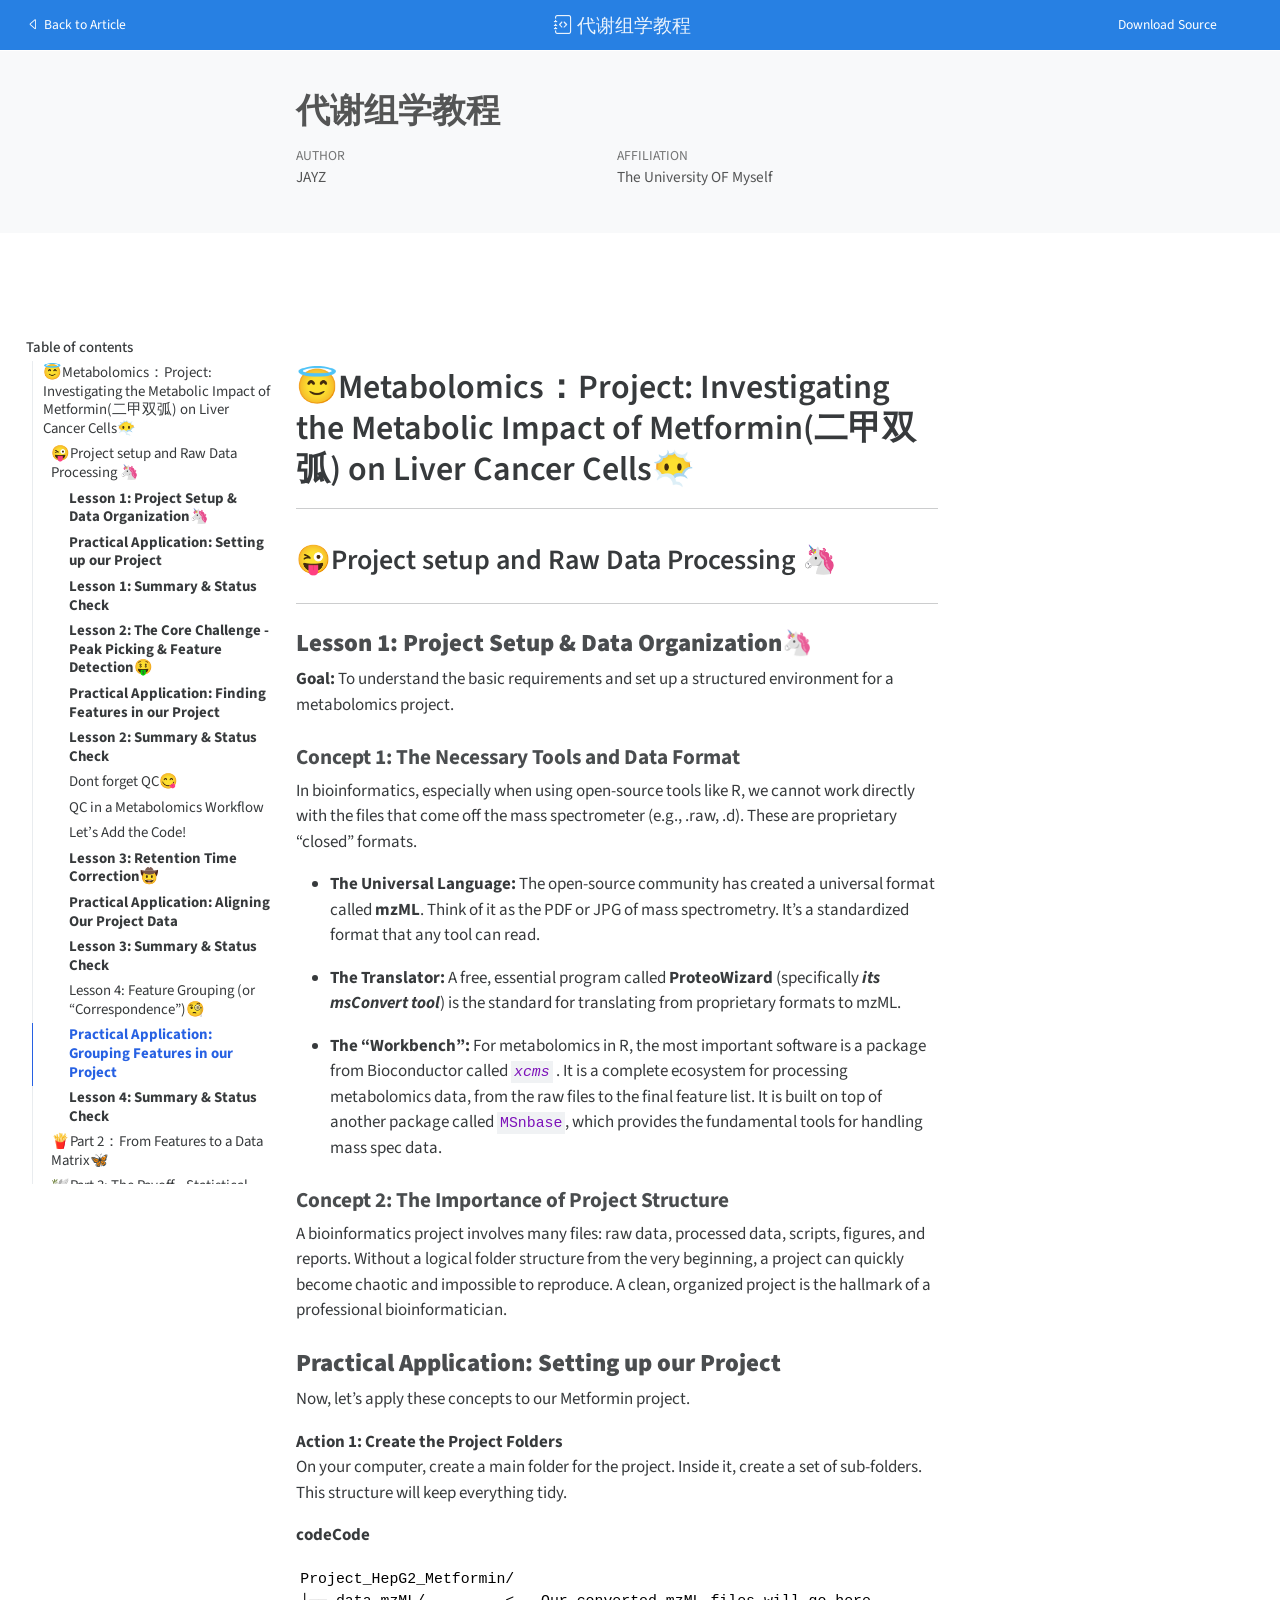
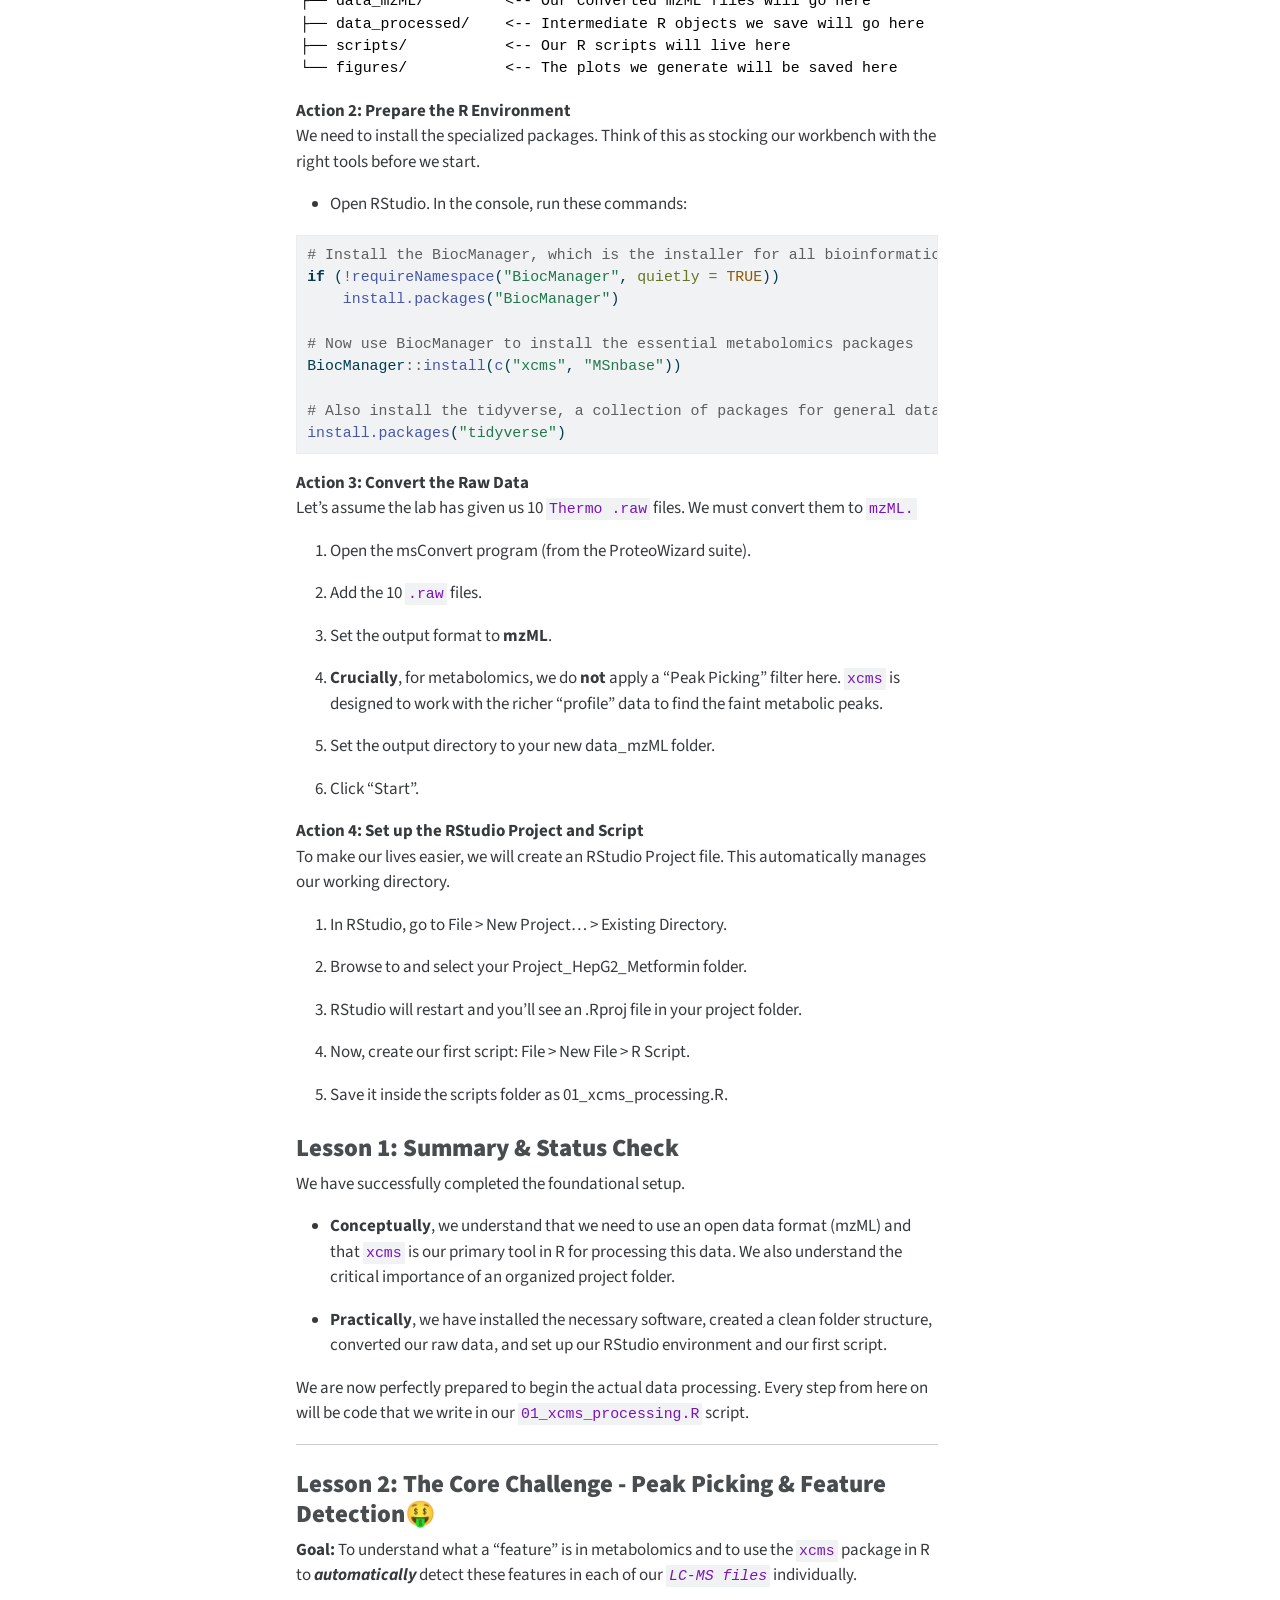
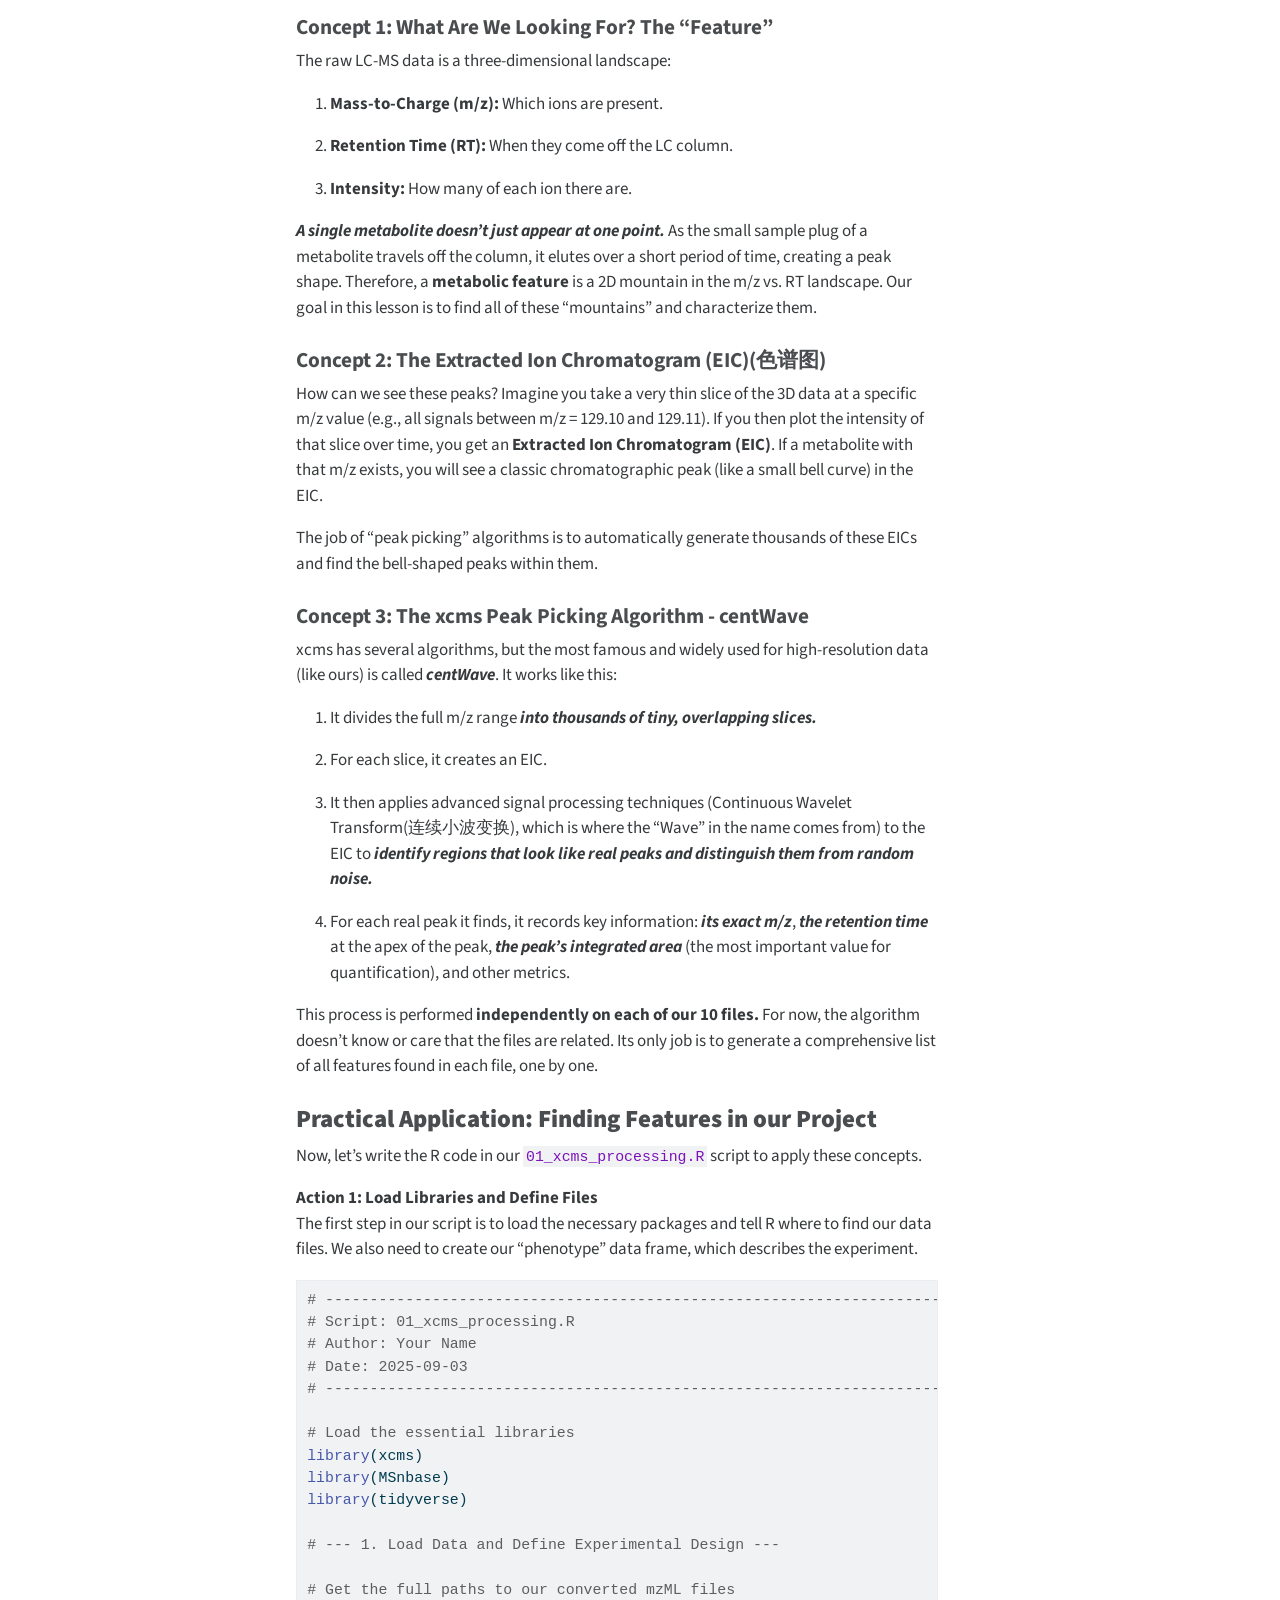
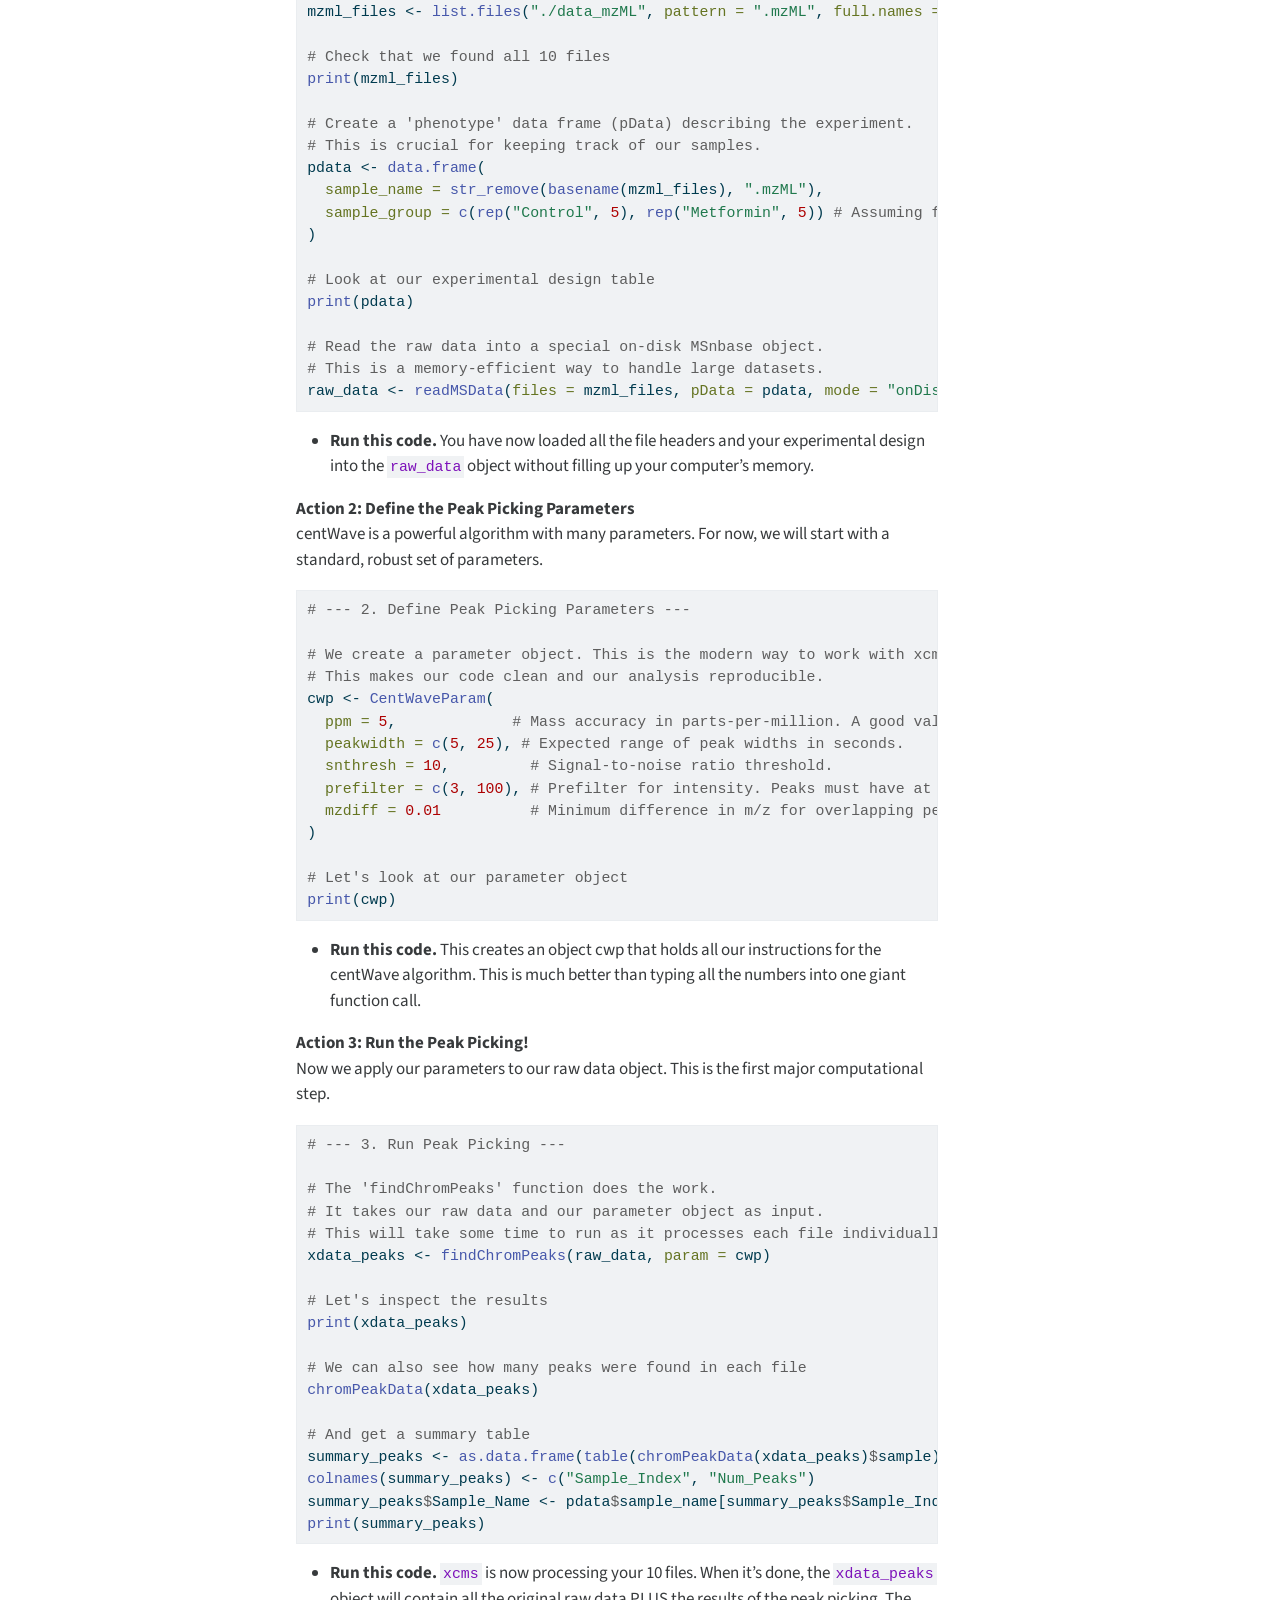
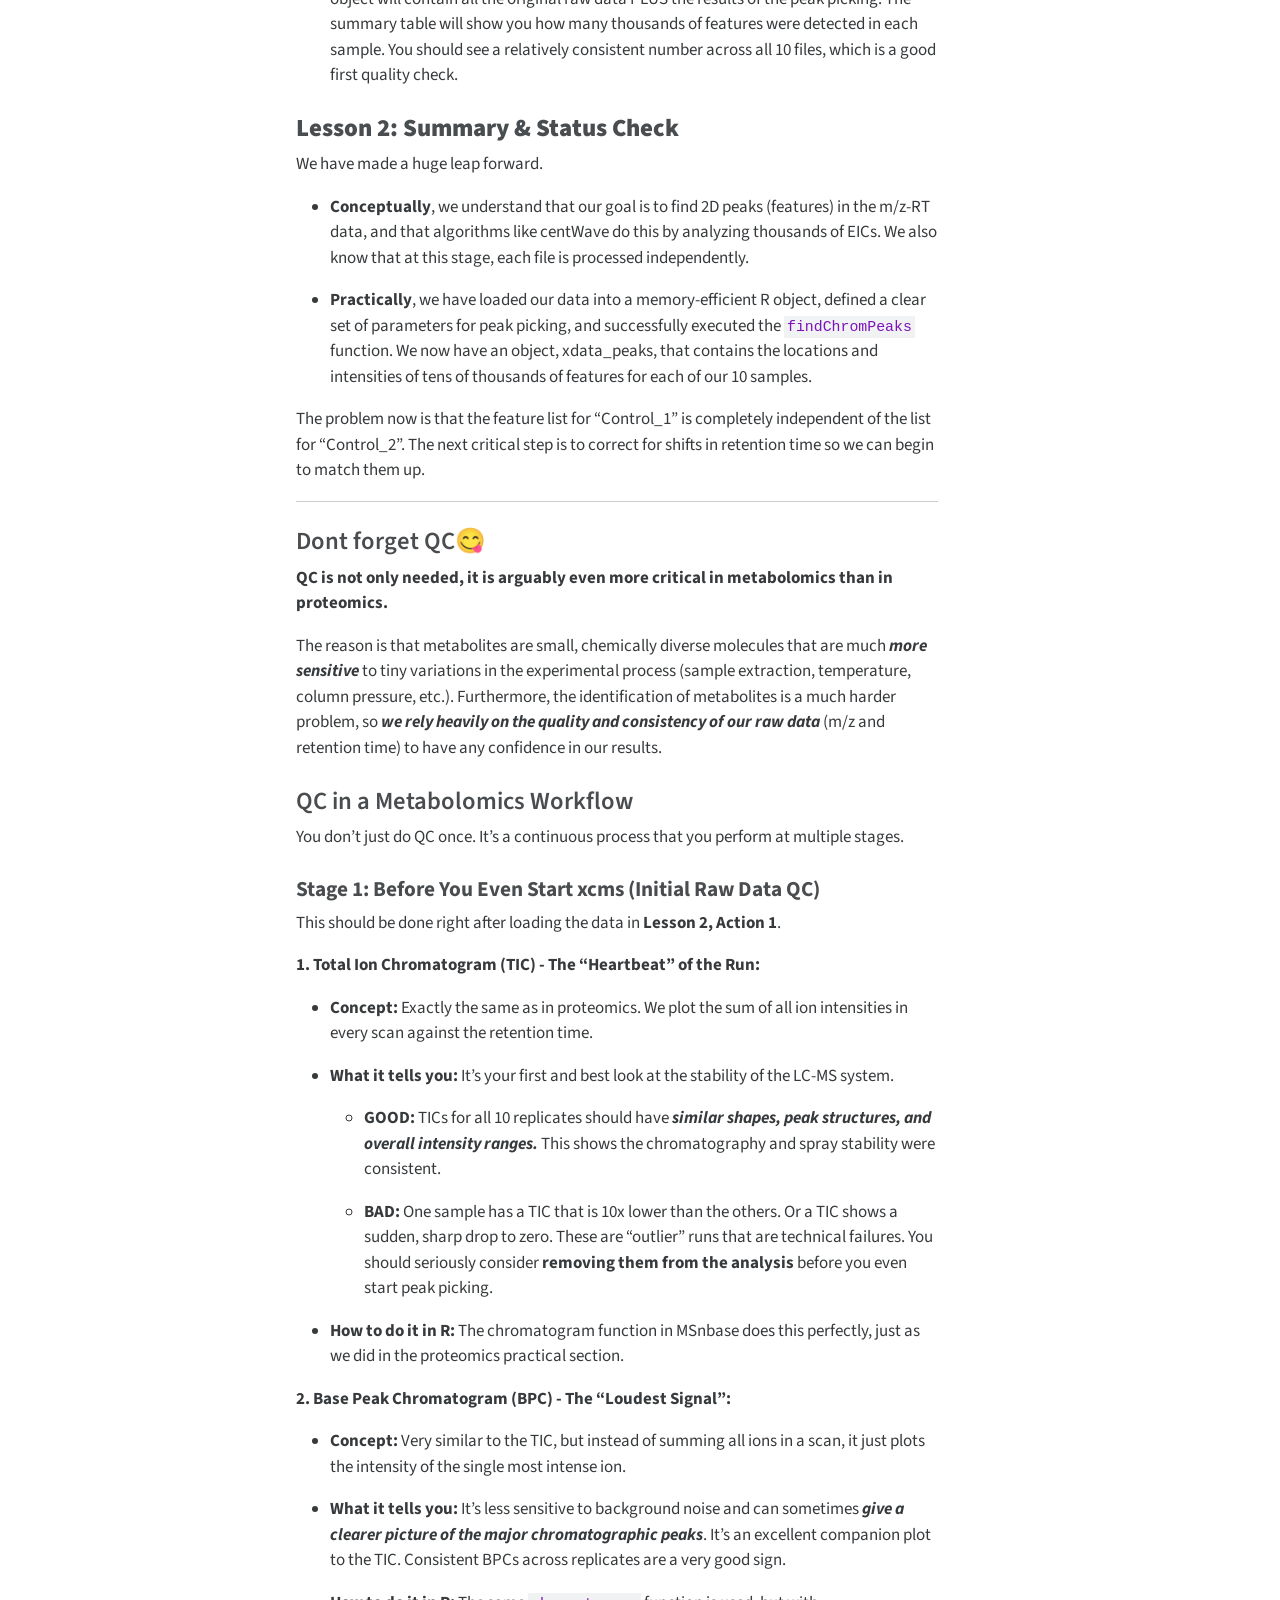
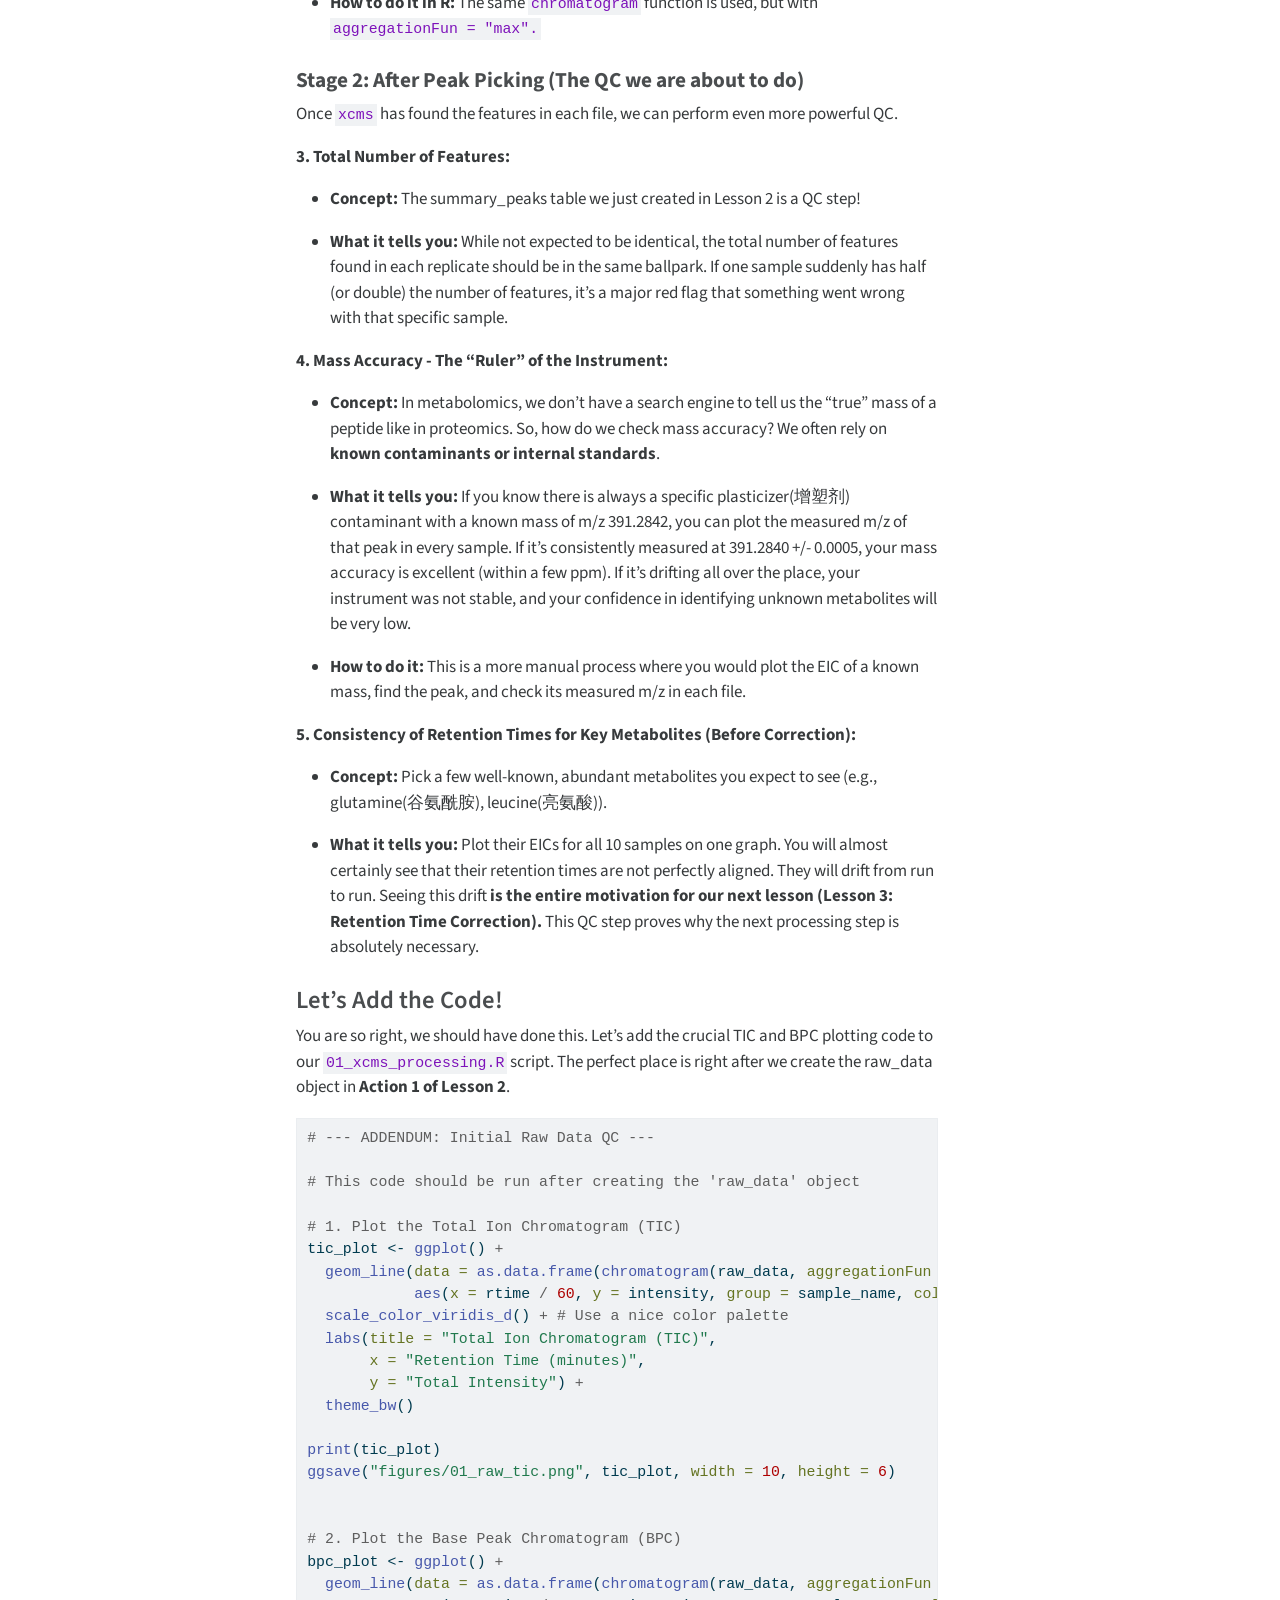
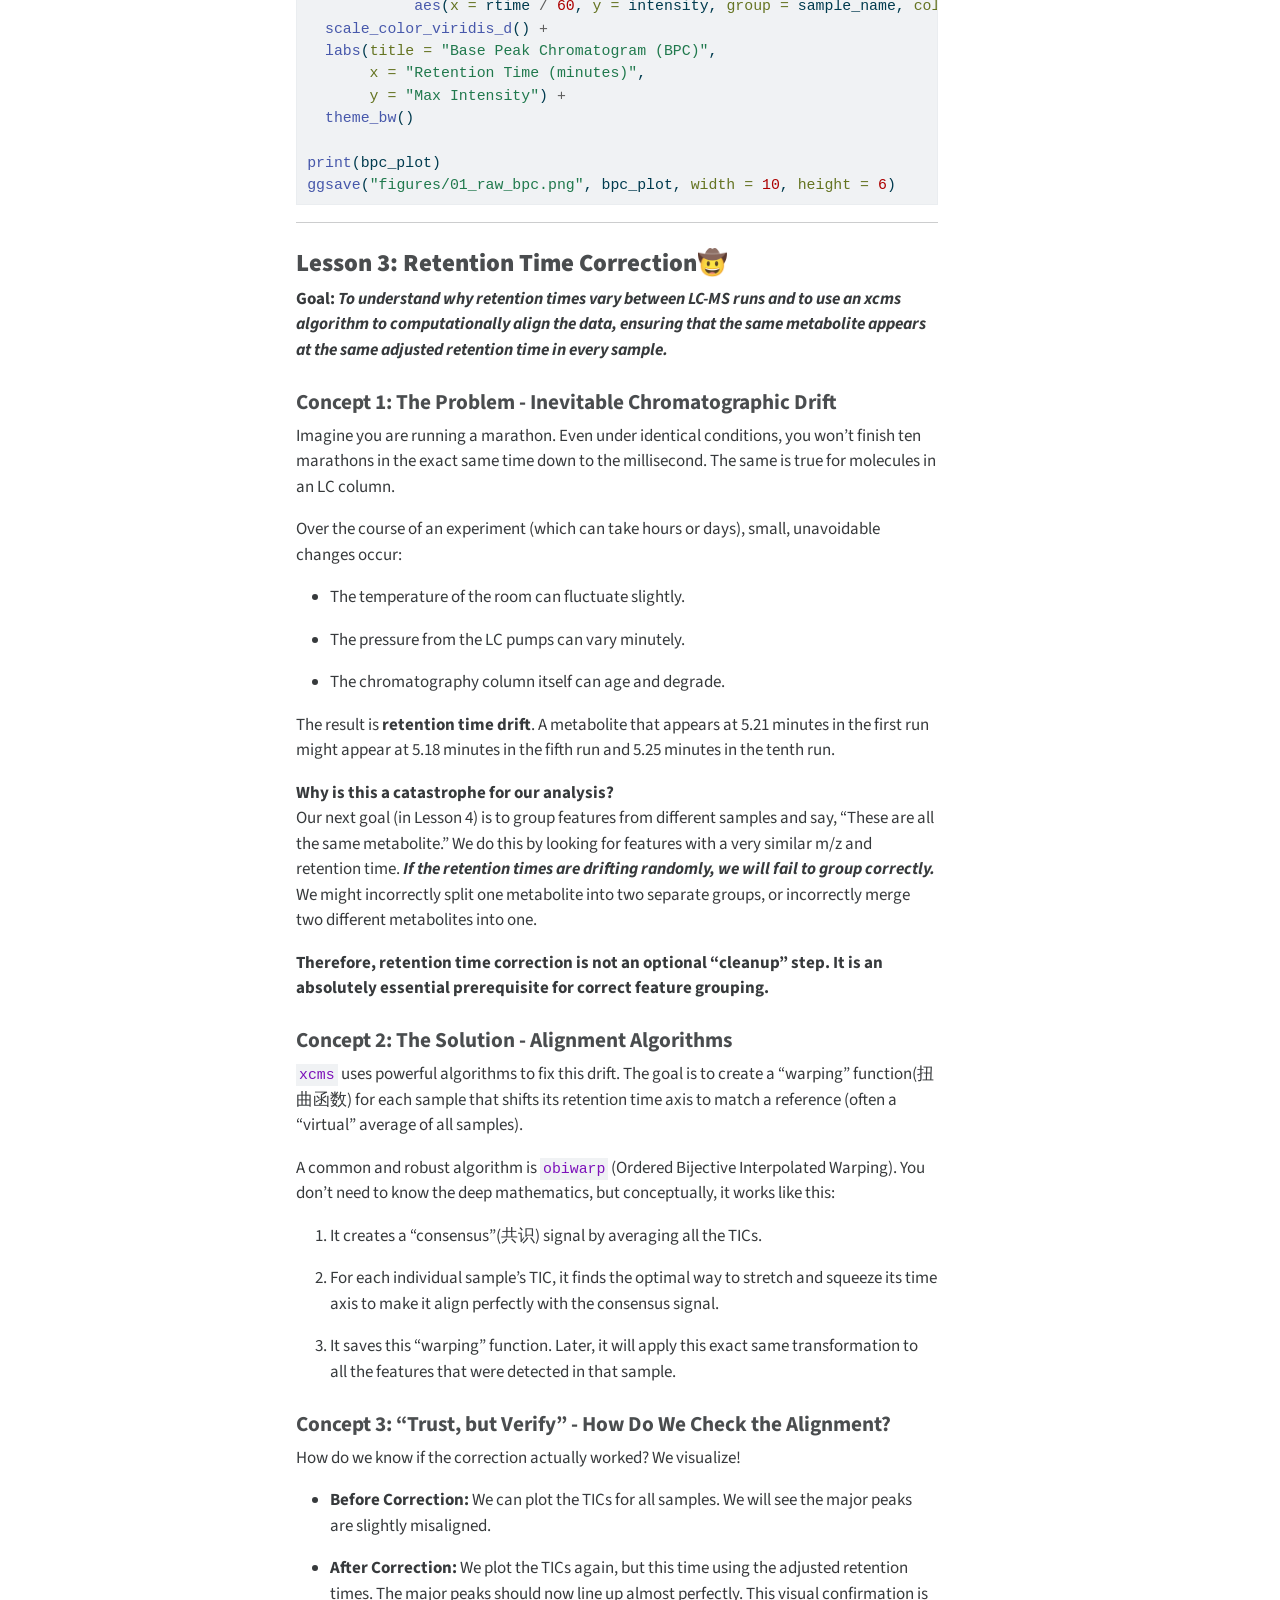
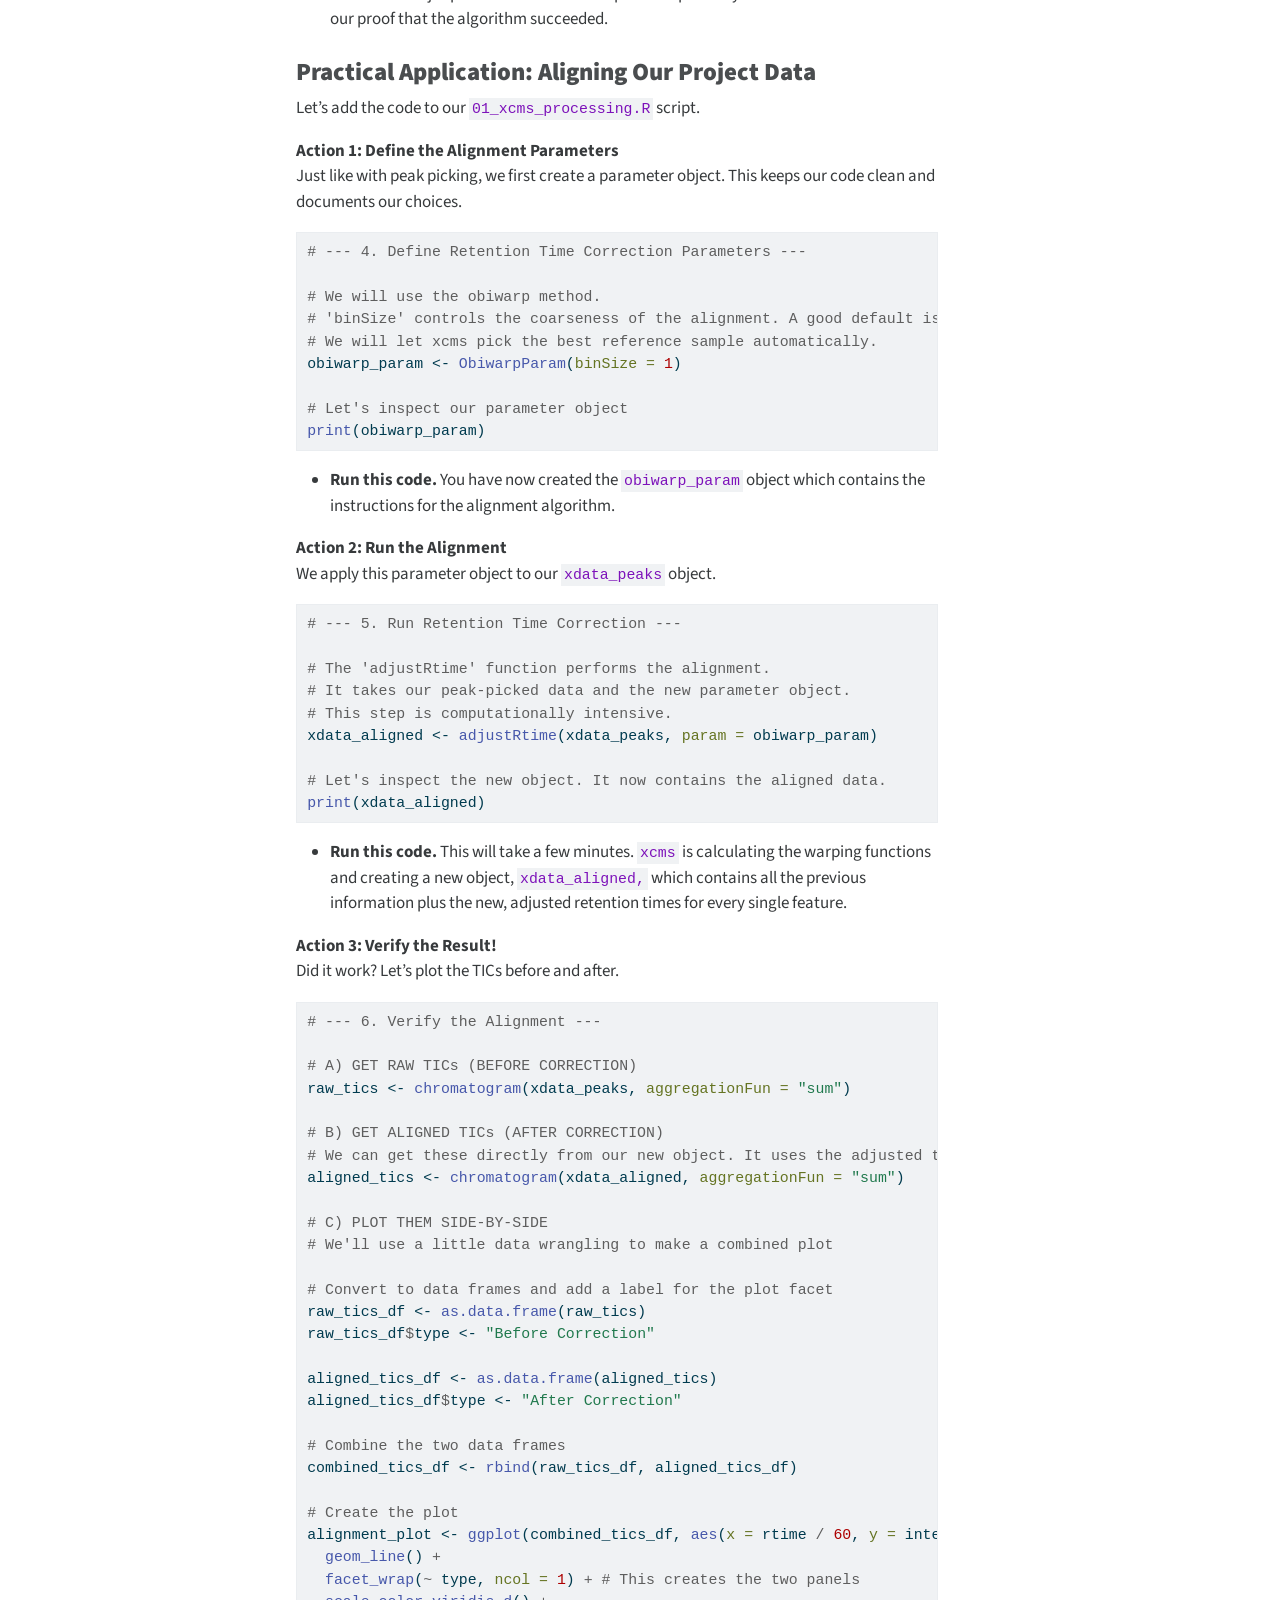
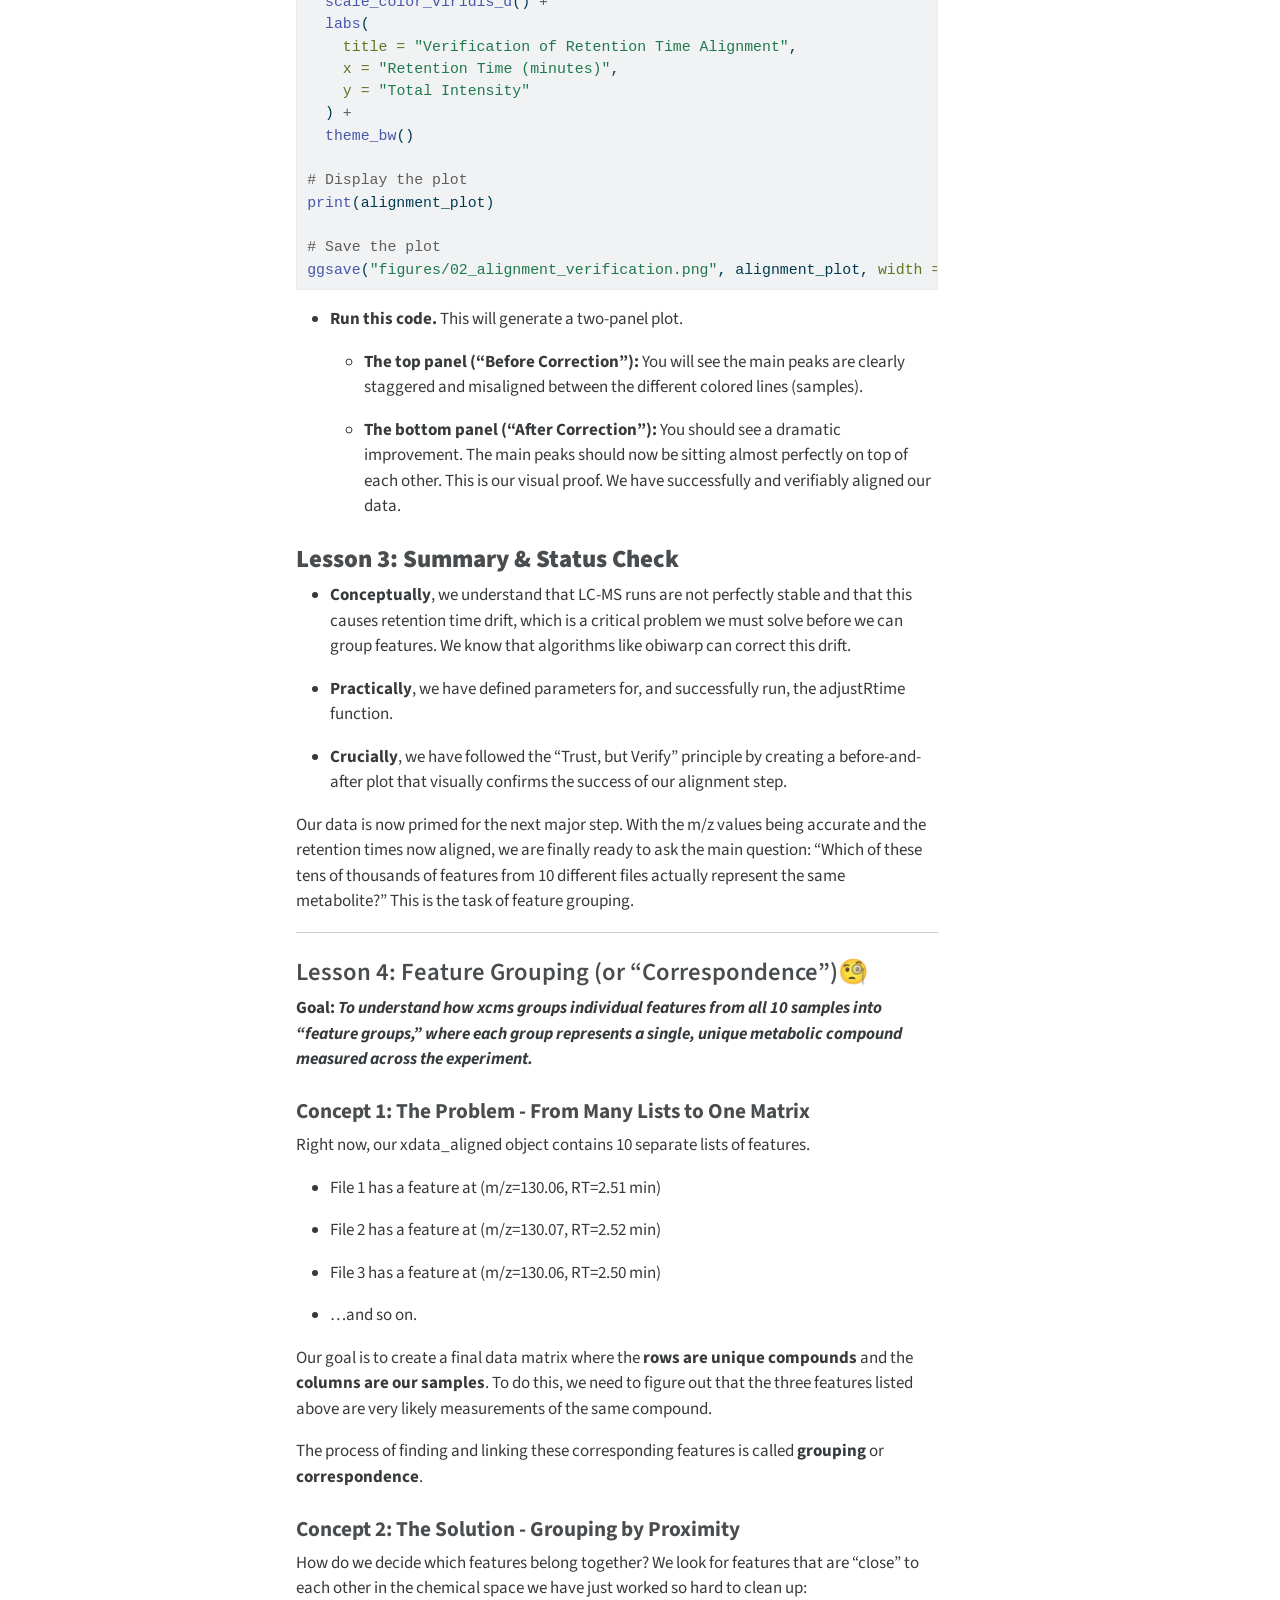
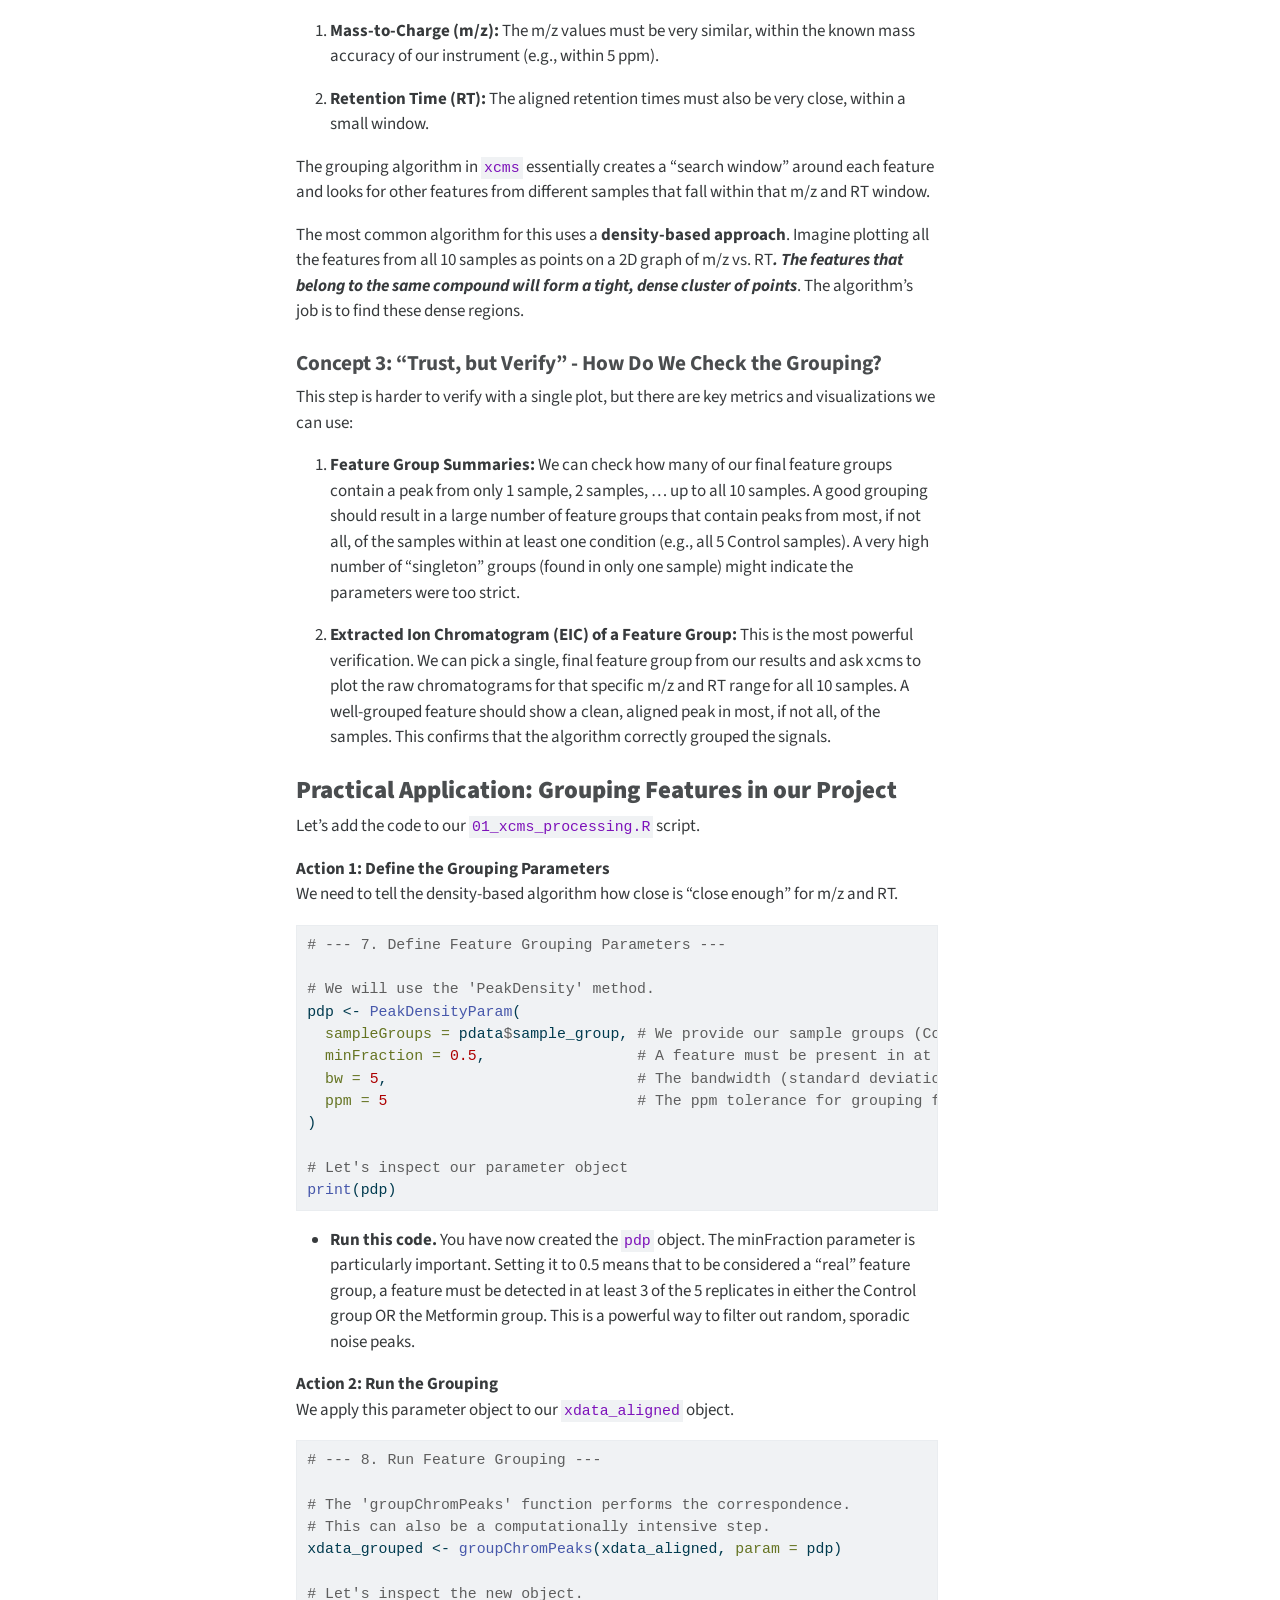
<file: _manuscript/metabolim-preview.html>
<!DOCTYPE html>
<html xmlns="http://www.w3.org/1999/xhtml" lang="en" xml:lang="en"><head>
    <meta charset="utf-8">
    <meta name="generator" content="quarto-1.8.24">

    <meta name="viewport" content="width=device-width, initial-scale=1.0, user-scalable=yes">


    <title>代谢组学教程</title>
    <style>
      code{white-space: pre-wrap;}
      span.smallcaps{font-variant: small-caps;}
      div.columns{display: flex; gap: min(4vw, 1.5em);}
      div.column{flex: auto; overflow-x: auto;}
      div.hanging-indent{margin-left: 1.5em; text-indent: -1.5em;}
      ul.task-list{list-style: none;}
      ul.task-list li input[type="checkbox"] {
        width: 0.8em;
        margin: 0 0.8em 0.2em -1em; /* quarto-specific, see https://github.com/quarto-dev/quarto-cli/issues/4556 */ 
        vertical-align: middle;
      }
      /* CSS for syntax highlighting */
      html { -webkit-text-size-adjust: 100%; }
      pre > code.sourceCode { white-space: pre; position: relative; }
      pre > code.sourceCode > span { display: inline-block; line-height: 1.25; }
      pre > code.sourceCode > span:empty { height: 1.2em; }
      .sourceCode { overflow: visible; }
      code.sourceCode > span { color: inherit; text-decoration: inherit; }
      div.sourceCode { margin: 1em 0; }
      pre.sourceCode { margin: 0; }
      @media screen {
      div.sourceCode { overflow: auto; }
      }
      @media print {
      pre > code.sourceCode { white-space: pre-wrap; }
      pre > code.sourceCode > span { text-indent: -5em; padding-left: 5em; }
      }
      pre.numberSource code
        { counter-reset: source-line 0; }
      pre.numberSource code > span
        { position: relative; left: -4em; counter-increment: source-line; }
      pre.numberSource code > span > a:first-child::before
        { content: counter(source-line);
          position: relative; left: -1em; text-align: right; vertical-align: baseline;
          border: none; display: inline-block;
          -webkit-touch-callout: none; -webkit-user-select: none;
          -khtml-user-select: none; -moz-user-select: none;
          -ms-user-select: none; user-select: none;
          padding: 0 4px; width: 4em;
        }
      pre.numberSource { margin-left: 3em;  padding-left: 4px; }
      div.sourceCode
        {   }
      @media screen {
      pre > code.sourceCode > span > a:first-child::before { text-decoration: underline; }
      }
    </style>

    <style>
      body.hypothesis-enabled #quarto-embed-header {
        padding-right: 36px;
      }

      #quarto-embed-header {
        height: 3em;
        width: 100%;
        display: flex;
        justify-content: space-between;
        align-items: center;
        border-bottom: solid 1px;
      }

      #quarto-embed-header h6 {
        font-size: 1.1em;
        padding-top: 0.6em;
        margin-left: 1em;
        margin-right: 1em;
        font-weight: 400;
      }

      #quarto-embed-header a.quarto-back-link,
      #quarto-embed-header a.quarto-download-embed {
        font-size: 0.8em;
        margin-top: 1em;
        margin-bottom: 1em;
        margin-left: 1em;
        margin-right: 1em;
      }

      .quarto-back-container {
        padding-left: 0.5em;
        display: flex;
      }

      .headroom {
          will-change: transform;
          transition: transform 200ms linear;
      }

      .headroom--pinned {
          transform: translateY(0%);
      }

      .headroom--unpinned {
          transform: translateY(-100%);
      }      
    </style>

    <script>
    window.document.addEventListener("DOMContentLoaded", function () {

      var header = window.document.querySelector("#quarto-embed-header");
      const titleBannerEl = window.document.querySelector("body > #title-block-header");
      if (titleBannerEl) {
        titleBannerEl.style.paddingTop = header.clientHeight + "px";
      }
      const contentEl = window.document.getElementById('quarto-content');
      for (const child of contentEl.children) {
        child.style.paddingTop = header.clientHeight + "px";
        child.style.marginTop = "1em";
      }

      // Use the article root if the `back` call doesn't work. This isn't perfect
      // but should typically work
      window.quartoBackToArticle = () => {
        var currentUrl = window.location.href;
        window.history.back();
        setTimeout(() => {
            // if location was not changed in 100 ms, then there is no history back
            if(currentUrl === window.location.href){              
                // redirect to site root
                window.location.href = "index.html";
            }
        }, 100);
      }

      const headroom = new window.Headroom(header, {
        tolerance: 5,
        onPin: function () {
        },
        onUnpin: function () {
        },
      });
      headroom.init();
    });
    </script>

    
<script src="site_libs/manuscript-notebook/headroom.min.js"></script>
<script src="site_libs/clipboard/clipboard.min.js"></script>
<script src="site_libs/quarto-html/quarto.js" type="module"></script>
<script src="site_libs/quarto-html/tabsets/tabsets.js" type="module"></script>
<script src="site_libs/quarto-html/axe/axe-check.js" type="module"></script>
<script src="site_libs/quarto-html/popper.min.js"></script>
<script src="site_libs/quarto-html/tippy.umd.min.js"></script>
<script src="site_libs/quarto-html/anchor.min.js"></script>
<link href="site_libs/quarto-html/tippy.css" rel="stylesheet">
<link href="site_libs/quarto-html/quarto-syntax-highlighting-dc55a5b9e770e841cd82e46aadbfb9b0.css" rel="stylesheet" id="quarto-text-highlighting-styles">
<script src="site_libs/bootstrap/bootstrap.min.js"></script>
<link href="site_libs/bootstrap/bootstrap-icons.css" rel="stylesheet">
<link href="site_libs/bootstrap/bootstrap-4d7f0bce1131f3e5f9547cd857cfbfc8.min.css" rel="stylesheet" append-hash="true" id="quarto-bootstrap" data-mode="light">
     <script async="" src="https://hypothes.is/embed.js"></script>
<script>
  window.document.addEventListener("DOMContentLoaded", function (_event) {
    document.body.classList.add('hypothesis-enabled');
  });
</script>  
      </head>

  <body class="quarto-notebook quarto-light">
    <div id="quarto-embed-header" class="headroom fixed-top bg-primary">
      
      <a onclick="window.quartoBackToArticle(); return false;" class="btn btn-primary quarto-back-link" href=""><i class="bi bi-caret-left"></i> Back to Article</a>
      <h6><i class="bi bi-journal-code"></i> 代谢组学教程</h6>

            <a href="./metabolim.qmd" class="btn btn-primary quarto-download-embed" download="metabolim.qmd">Download Source</a>
          </div>

     <header id="title-block-header" class="quarto-title-block default toc-left page-columns page-full">
  <div class="quarto-title-banner page-columns page-full">
    <div class="quarto-title column-body">
      <h1 class="title">代谢组学教程</h1>
          </div>

    
    <div class="quarto-title-meta-container">
      <div class="quarto-title-meta-column-start">
            <div class="quarto-title-meta-author">
          <div class="quarto-title-meta-heading">Author</div>
          <div class="quarto-title-meta-heading">Affiliation</div>
          
                <div class="quarto-title-meta-contents">
            <p class="author">JAYZ </p>
          </div>
                <div class="quarto-title-meta-contents">
                    <p class="affiliation">
                        The University OF Myself
                      </p>
                  </div>
                    </div>
        
        <div class="quarto-title-meta">

                      
          
                
              </div>
      </div>
      <div class="quarto-title-meta-column-end quarto-other-formats-target">
      </div>
    </div>



    <div class="quarto-other-links-text-target">
    </div>  </div>
</header><div id="quarto-content" class="page-columns page-rows-contents page-layout-article toc-left">
<div id="quarto-sidebar-toc-left" class="sidebar toc-left">
  <nav id="TOC" role="doc-toc" class="toc-active">
    <h2 id="toc-title">Table of contents</h2>
   
  <ul>
  <li><a href="#metabolomicsproject-investigating-the-metabolic-impact-of-metformin二甲双弧-on-liver-cancer-cells" id="toc-metabolomicsproject-investigating-the-metabolic-impact-of-metformin二甲双弧-on-liver-cancer-cells" class="nav-link active" data-scroll-target="#metabolomicsproject-investigating-the-metabolic-impact-of-metformin二甲双弧-on-liver-cancer-cells">😇Metabolomics：Project: Investigating the Metabolic Impact of Metformin(二甲双弧) on Liver Cancer Cells😶‍🌫️</a>
  <ul class="collapse">
  <li><a href="#project-setup-and-raw-data-processing" id="toc-project-setup-and-raw-data-processing" class="nav-link" data-scroll-target="#project-setup-and-raw-data-processing">😜Project setup and Raw Data Processing 🦄</a>
  <ul class="collapse">
  <li><a href="#lesson-1-project-setup-data-organization" id="toc-lesson-1-project-setup-data-organization" class="nav-link" data-scroll-target="#lesson-1-project-setup-data-organization"><strong>Lesson 1: Project Setup &amp; Data Organization</strong>🦄</a></li>
  <li><a href="#practical-application-setting-up-our-project" id="toc-practical-application-setting-up-our-project" class="nav-link" data-scroll-target="#practical-application-setting-up-our-project"><strong>Practical Application: Setting up our Project</strong></a></li>
  <li><a href="#lesson-1-summary-status-check" id="toc-lesson-1-summary-status-check" class="nav-link" data-scroll-target="#lesson-1-summary-status-check"><strong>Lesson 1: Summary &amp; Status Check</strong></a></li>
  <li><a href="#lesson-2-the-core-challenge---peak-picking-feature-detection" id="toc-lesson-2-the-core-challenge---peak-picking-feature-detection" class="nav-link" data-scroll-target="#lesson-2-the-core-challenge---peak-picking-feature-detection"><strong>Lesson 2: The Core Challenge - Peak Picking &amp; Feature Detection</strong>🤑</a></li>
  <li><a href="#practical-application-finding-features-in-our-project" id="toc-practical-application-finding-features-in-our-project" class="nav-link" data-scroll-target="#practical-application-finding-features-in-our-project"><strong>Practical Application: Finding Features in our Project</strong></a></li>
  <li><a href="#lesson-2-summary-status-check" id="toc-lesson-2-summary-status-check" class="nav-link" data-scroll-target="#lesson-2-summary-status-check"><strong>Lesson 2: Summary &amp; Status Check</strong></a></li>
  <li><a href="#dont-forget-qc" id="toc-dont-forget-qc" class="nav-link" data-scroll-target="#dont-forget-qc">Dont forget QC😋</a></li>
  <li><a href="#qc-in-a-metabolomics-workflow" id="toc-qc-in-a-metabolomics-workflow" class="nav-link" data-scroll-target="#qc-in-a-metabolomics-workflow">QC in a Metabolomics Workflow</a></li>
  <li><a href="#lets-add-the-code" id="toc-lets-add-the-code" class="nav-link" data-scroll-target="#lets-add-the-code">Let’s Add the Code!</a></li>
  <li><a href="#lesson-3-retention-time-correction" id="toc-lesson-3-retention-time-correction" class="nav-link" data-scroll-target="#lesson-3-retention-time-correction"><strong>Lesson 3: Retention Time Correction</strong>🤠</a></li>
  <li><a href="#practical-application-aligning-our-project-data" id="toc-practical-application-aligning-our-project-data" class="nav-link" data-scroll-target="#practical-application-aligning-our-project-data"><strong>Practical Application: Aligning Our Project Data</strong></a></li>
  <li><a href="#lesson-3-summary-status-check" id="toc-lesson-3-summary-status-check" class="nav-link" data-scroll-target="#lesson-3-summary-status-check"><strong>Lesson 3: Summary &amp; Status Check</strong></a></li>
  <li><a href="#lesson-4-feature-grouping-or-correspondence" id="toc-lesson-4-feature-grouping-or-correspondence" class="nav-link" data-scroll-target="#lesson-4-feature-grouping-or-correspondence">Lesson 4: Feature Grouping (or “Correspondence”)🧐</a></li>
  <li><a href="#practical-application-grouping-features-in-our-project" id="toc-practical-application-grouping-features-in-our-project" class="nav-link" data-scroll-target="#practical-application-grouping-features-in-our-project"><strong>Practical Application: Grouping Features in our Project</strong></a></li>
  <li><a href="#lesson-4-summary-status-check" id="toc-lesson-4-summary-status-check" class="nav-link" data-scroll-target="#lesson-4-summary-status-check"><strong>Lesson 4: Summary &amp; Status Check</strong></a></li>
  </ul></li>
  <li><a href="#part-2from-features-to-a-data-matrix" id="toc-part-2from-features-to-a-data-matrix" class="nav-link" data-scroll-target="#part-2from-features-to-a-data-matrix">🍟Part 2：From Features to a Data Matrix🦋</a>
  <ul class="collapse">
  <li><a href="#lesson-5-filling-missing-peaks" id="toc-lesson-5-filling-missing-peaks" class="nav-link" data-scroll-target="#lesson-5-filling-missing-peaks">Lesson 5: Filling Missing Peaks 🥩</a></li>
  <li><a href="#lesson-5-summary-status-check" id="toc-lesson-5-summary-status-check" class="nav-link" data-scroll-target="#lesson-5-summary-status-check"><strong>Lesson 5: Summary &amp; Status Check</strong></a></li>
  <li><a href="#lesson-6-annotation-with-camera" id="toc-lesson-6-annotation-with-camera" class="nav-link" data-scroll-target="#lesson-6-annotation-with-camera">Lesson 6: Annotation with <code>CAMERA</code> ⚽</a></li>
  <li><a href="#lesson-6-summary-status-check" id="toc-lesson-6-summary-status-check" class="nav-link" data-scroll-target="#lesson-6-summary-status-check"><strong>Lesson 6: Summary &amp; Status Check</strong></a></li>
  <li><a href="#lesson-7-building-the-final-data-matrix-normalization" id="toc-lesson-7-building-the-final-data-matrix-normalization" class="nav-link" data-scroll-target="#lesson-7-building-the-final-data-matrix-normalization">Lesson 7: Building the Final Data Matrix &amp; Normalization🦪</a></li>
  <li><a href="#lesson-7-summary-status-check" id="toc-lesson-7-summary-status-check" class="nav-link" data-scroll-target="#lesson-7-summary-status-check"><strong>Lesson 7: Summary &amp; Status Check</strong></a></li>
  </ul></li>
  <li><a href="#part-3-the-payoff---statistical-analysis-and-biological-interpretation" id="toc-part-3-the-payoff---statistical-analysis-and-biological-interpretation" class="nav-link" data-scroll-target="#part-3-the-payoff---statistical-analysis-and-biological-interpretation">🕊️Part 3: The Payoff - Statistical Analysis and Biological Interpretation🧶</a>
  <ul class="collapse">
  <li><a href="#lesson-8-univariate单变量-and-multivariate多变量-statistics" id="toc-lesson-8-univariate单变量-and-multivariate多变量-statistics" class="nav-link" data-scroll-target="#lesson-8-univariate单变量-and-multivariate多变量-statistics">Lesson 8: Univariate(单变量) and Multivariate(多变量) Statistics🤗</a></li>
  <li><a href="#lesson-8-summary-status-check" id="toc-lesson-8-summary-status-check" class="nav-link" data-scroll-target="#lesson-8-summary-status-check"><strong>Lesson 8: Summary &amp; Status Check</strong></a></li>
  </ul></li>
  <li><a href="#lesson-9-metabolite-identification-and-annotation-the-deeper-dive" id="toc-lesson-9-metabolite-identification-and-annotation-the-deeper-dive" class="nav-link" data-scroll-target="#lesson-9-metabolite-identification-and-annotation-the-deeper-dive">Lesson 9: Metabolite Identification and Annotation (The Deeper Dive)🤠</a>
  <ul class="collapse">
  <li><a href="#lesson-9-summary-status-check" id="toc-lesson-9-summary-status-check" class="nav-link" data-scroll-target="#lesson-9-summary-status-check"><strong>Lesson 9: Summary &amp; Status Check</strong></a></li>
  <li><a href="#lesson-10-pathway-and-enrichment-analysis" id="toc-lesson-10-pathway-and-enrichment-analysis" class="nav-link" data-scroll-target="#lesson-10-pathway-and-enrichment-analysis">Lesson 10: Pathway and Enrichment Analysis🪂</a></li>
  <li><a href="#practical-application-the-code-in-chunks" id="toc-practical-application-the-code-in-chunks" class="nav-link" data-scroll-target="#practical-application-the-code-in-chunks"><strong>Practical Application: The Code in Chunks</strong></a></li>
  <li><a href="#grand-conclusion-of-the-entire-metabolomics-project" id="toc-grand-conclusion-of-the-entire-metabolomics-project" class="nav-link" data-scroll-target="#grand-conclusion-of-the-entire-metabolomics-project"><strong>Grand Conclusion of the Entire Metabolomics Project</strong></a></li>
  </ul></li>
  </ul></li>
  </ul>
</nav>
</div>
<div id="quarto-margin-sidebar" class="sidebar margin-sidebar zindex-bottom">
</div>
<main class="content quarto-banner-title-block" id="quarto-document-content">      

       <section id="metabolomicsproject-investigating-the-metabolic-impact-of-metformin二甲双弧-on-liver-cancer-cells" class="level1">
<h1>😇Metabolomics：Project: Investigating the Metabolic Impact of Metformin(二甲双弧) on Liver Cancer Cells😶‍🌫️</h1>
<hr>
<section id="project-setup-and-raw-data-processing" class="level2">
<h2 class="anchored" data-anchor-id="project-setup-and-raw-data-processing">😜Project setup and Raw Data Processing 🦄</h2>
<hr>
<section id="lesson-1-project-setup-data-organization" class="level3">
<h3 class="anchored" data-anchor-id="lesson-1-project-setup-data-organization"><strong>Lesson 1: Project Setup &amp; Data Organization</strong>🦄</h3>
<p><strong>Goal:</strong> To understand the basic requirements and set up a structured environment for a metabolomics project.</p>
<section id="concept-1-the-necessary-tools-and-data-format" class="level4">
<h4 class="anchored" data-anchor-id="concept-1-the-necessary-tools-and-data-format"><strong>Concept 1: The Necessary Tools and Data Format</strong></h4>
<p>In bioinformatics, especially when using open-source tools like R, we cannot work directly with the files that come off the mass spectrometer (e.g., .raw, .d). These are proprietary “closed” formats.</p>
<ul>
<li><p><strong>The Universal Language:</strong> The open-source community has created a universal format called <strong>mzML</strong>. Think of it as the PDF or JPG of mass spectrometry. It’s a standardized format that any tool can read.</p></li>
<li><p><strong>The Translator:</strong> A free, essential program called <strong>ProteoWizard</strong> (specifically <strong><em>its msConvert tool</em></strong>) is the standard for translating from proprietary formats to mzML.</p></li>
<li><p><strong>The “Workbench”:</strong> For metabolomics in R, the most important software is a package from Bioconductor called <strong><em><code>xcms</code></em></strong> . It is a complete ecosystem for processing metabolomics data, from the raw files to the final feature list. It is built on top of another package called <code>MSnbase</code>, which provides the fundamental tools for handling mass spec data.</p></li>
</ul>
</section>
<section id="concept-2-the-importance-of-project-structure" class="level4">
<h4 class="anchored" data-anchor-id="concept-2-the-importance-of-project-structure"><strong>Concept 2: The Importance of Project Structure</strong></h4>
<p>A bioinformatics project involves many files: raw data, processed data, scripts, figures, and reports. Without a logical folder structure from the very beginning, a project can quickly become chaotic and impossible to reproduce. A clean, organized project is the hallmark of a professional bioinformatician.</p>
</section>
</section>
<section id="practical-application-setting-up-our-project" class="level3">
<h3 class="anchored" data-anchor-id="practical-application-setting-up-our-project"><strong>Practical Application: Setting up our Project</strong></h3>
<p>Now, let’s apply these concepts to our Metformin project.</p>
<p><strong>Action 1: Create the Project Folders</strong><br>
On your computer, create a main folder for the project. Inside it, create a set of sub-folders. This structure will keep everything tidy.</p>
<p><strong>codeCode</strong></p>
<pre><code>Project_HepG2_Metformin/
├── data_mzML/         &lt;-- Our converted mzML files will go here
├── data_processed/    &lt;-- Intermediate R objects we save will go here
├── scripts/           &lt;-- Our R scripts will live here
└── figures/           &lt;-- The plots we generate will be saved here</code></pre>
<p><strong>Action 2: Prepare the R Environment</strong><br>
We need to install the specialized packages. Think of this as stocking our workbench with the right tools before we start.</p>
<ul>
<li>Open RStudio. In the console, run these commands:</li>
</ul>
<div class="code-copy-outer-scaffold"><div class="sourceCode" id="cb2"><pre class="sourceCode r code-with-copy"><code class="sourceCode r"><span id="cb2-1"><a href="#cb2-1" aria-hidden="true" tabindex="-1"></a><span class="co"># Install the BiocManager, which is the installer for all bioinformatics packages in R</span></span>
<span id="cb2-2"><a href="#cb2-2" aria-hidden="true" tabindex="-1"></a><span class="cf">if</span> (<span class="sc">!</span><span class="fu">requireNamespace</span>(<span class="st">"BiocManager"</span>, <span class="at">quietly =</span> <span class="cn">TRUE</span>))</span>
<span id="cb2-3"><a href="#cb2-3" aria-hidden="true" tabindex="-1"></a>    <span class="fu">install.packages</span>(<span class="st">"BiocManager"</span>)</span>
<span id="cb2-4"><a href="#cb2-4" aria-hidden="true" tabindex="-1"></a></span>
<span id="cb2-5"><a href="#cb2-5" aria-hidden="true" tabindex="-1"></a><span class="co"># Now use BiocManager to install the essential metabolomics packages</span></span>
<span id="cb2-6"><a href="#cb2-6" aria-hidden="true" tabindex="-1"></a>BiocManager<span class="sc">::</span><span class="fu">install</span>(<span class="fu">c</span>(<span class="st">"xcms"</span>, <span class="st">"MSnbase"</span>))</span>
<span id="cb2-7"><a href="#cb2-7" aria-hidden="true" tabindex="-1"></a></span>
<span id="cb2-8"><a href="#cb2-8" aria-hidden="true" tabindex="-1"></a><span class="co"># Also install the tidyverse, a collection of packages for general data science</span></span>
<span id="cb2-9"><a href="#cb2-9" aria-hidden="true" tabindex="-1"></a><span class="fu">install.packages</span>(<span class="st">"tidyverse"</span>)</span></code></pre></div><button title="Copy to Clipboard" class="code-copy-button"><i class="bi"></i></button></div>
<p><strong>Action 3: Convert the Raw Data</strong><br>
Let’s assume the lab has given us 10 <code>Thermo&nbsp;.raw</code>&nbsp;files. We must convert them to&nbsp;<code>mzML.</code></p>
<ol type="1">
<li><p>Open the msConvert program (from the ProteoWizard suite).</p></li>
<li><p>Add the 10 <code>.raw</code> files.</p></li>
<li><p>Set the output format to <strong>mzML</strong>.</p></li>
<li><p><strong>Crucially</strong>, for metabolomics, we do <strong>not</strong> apply a “Peak Picking” filter here. <code>xcms</code> is designed to work with the richer “profile” data to find the faint metabolic peaks.</p></li>
<li><p>Set the output directory to your new data_mzML folder.</p></li>
<li><p>Click “Start”.</p></li>
</ol>
<p><strong>Action 4: Set up the RStudio Project and Script</strong><br>
To make our lives easier, we will create an RStudio Project file. This automatically manages our working directory.</p>
<ol type="1">
<li><p>In RStudio, go to File &gt; New Project… &gt; Existing Directory.</p></li>
<li><p>Browse to and select your Project_HepG2_Metformin folder.</p></li>
<li><p>RStudio will restart and you’ll see an .Rproj file in your project folder.</p></li>
<li><p>Now, create our first script: File &gt; New File &gt; R Script.</p></li>
<li><p>Save it inside the scripts folder as 01_xcms_processing.R.</p></li>
</ol>
</section>
<section id="lesson-1-summary-status-check" class="level3">
<h3 class="anchored" data-anchor-id="lesson-1-summary-status-check"><strong>Lesson 1: Summary &amp; Status Check</strong></h3>
<p>We have successfully completed the foundational setup.</p>
<ul>
<li><p><strong>Conceptually</strong>, we understand that we need to use an open data format (mzML) and that <code>xcms</code> is our primary tool in R for processing this data. We also understand the critical importance of an organized project folder.</p></li>
<li><p><strong>Practically</strong>, we have installed the necessary software, created a clean folder structure, converted our raw data, and set up our RStudio environment and our first script.</p></li>
</ul>
<p>We are now perfectly prepared to begin the actual data processing. Every step from here on will be code that we write in our <code>01_xcms_processing.R</code> script.</p>
<hr>
</section>
<section id="lesson-2-the-core-challenge---peak-picking-feature-detection" class="level3">
<h3 class="anchored" data-anchor-id="lesson-2-the-core-challenge---peak-picking-feature-detection"><strong>Lesson 2: The Core Challenge - Peak Picking &amp; Feature Detection</strong>🤑</h3>
<p><strong>Goal:</strong> To understand what a “feature” is in metabolomics and to use the <code>xcms</code> package in R to <strong><em>automatically</em></strong> detect these features in each of our <em><code>LC-MS files</code></em> individually.</p>
<section id="concept-1-what-are-we-looking-for-the-feature" class="level4">
<h4 class="anchored" data-anchor-id="concept-1-what-are-we-looking-for-the-feature"><strong>Concept 1: What Are We Looking For? The “Feature”</strong></h4>
<p>The raw LC-MS data is a three-dimensional landscape:</p>
<ol type="1">
<li><p><strong>Mass-to-Charge (m/z):</strong> Which ions are present.</p></li>
<li><p><strong>Retention Time (RT):</strong> When they come off the LC column.</p></li>
<li><p><strong>Intensity:</strong> How many of each ion there are.</p></li>
</ol>
<p><strong><em>A single metabolite doesn’t just appear at one point.</em></strong> As the small sample plug of a metabolite travels off the column, it elutes over a short period of time, creating a peak shape. Therefore, a <strong>metabolic feature</strong> is a 2D mountain in the m/z vs.&nbsp;RT landscape. Our goal in this lesson is to find all of these “mountains” and characterize them.</p>
</section>
<section id="concept-2-the-extracted-ion-chromatogram-eic色谱图" class="level4">
<h4 class="anchored" data-anchor-id="concept-2-the-extracted-ion-chromatogram-eic色谱图"><strong>Concept 2: The Extracted Ion Chromatogram (EIC)(色谱图)</strong></h4>
<p>How can we see these peaks? Imagine you take a very thin slice of the 3D data at a specific m/z value (e.g., all signals between m/z = 129.10 and 129.11). If you then plot the intensity of that slice over time, you get an <strong>Extracted Ion Chromatogram (EIC)</strong>. If a metabolite with that m/z exists, you will see a classic chromatographic peak (like a small bell curve) in the EIC.</p>
<p>The job of “peak picking” algorithms is to automatically generate thousands of these EICs and find the bell-shaped peaks within them.</p>
</section>
<section id="concept-3-the-xcms-peak-picking-algorithm---centwave" class="level4">
<h4 class="anchored" data-anchor-id="concept-3-the-xcms-peak-picking-algorithm---centwave"><strong>Concept 3: The xcms Peak Picking Algorithm - centWave</strong></h4>
<p>xcms has several algorithms, but the most famous and widely used for high-resolution data (like ours) is called <strong><em>centWave</em></strong>. It works like this:</p>
<ol type="1">
<li><p>It divides the full m/z range <strong><em>into thousands of tiny, overlapping slices.</em></strong></p></li>
<li><p>For each slice, it creates an EIC.</p></li>
<li><p>It then applies advanced signal processing techniques (Continuous Wavelet Transform(连续小波变换), which is where the “Wave” in the name comes from) to the EIC to <strong><em>identify regions that look like real peaks and distinguish them from random noise.</em></strong></p></li>
<li><p>For each real peak it finds, it records key information: <strong><em>its exact m/z</em></strong>, <strong><em>the retention time</em></strong> at the apex of the peak, <strong><em>the peak’s integrated area</em></strong> (the most important value for quantification), and other metrics.</p></li>
</ol>
<p>This process is performed <strong>independently on each of our 10 files.</strong> For now, the algorithm doesn’t know or care that the files are related. Its only job is to generate a comprehensive list of all features found in each file, one by one.</p>
</section>
</section>
<section id="practical-application-finding-features-in-our-project" class="level3">
<h3 class="anchored" data-anchor-id="practical-application-finding-features-in-our-project"><strong>Practical Application: Finding Features in our Project</strong></h3>
<p>Now, let’s write the R code in our <code>01_xcms_processing.R</code> script to apply these concepts.</p>
<p><strong>Action 1: Load Libraries and Define Files</strong><br>
The first step in our script is to load the necessary packages and tell R where to find our data files. We also need to create our “phenotype” data frame, which describes the experiment.</p>
<div class="code-copy-outer-scaffold"><div class="sourceCode" id="cb3"><pre class="sourceCode r code-with-copy"><code class="sourceCode r"><span id="cb3-1"><a href="#cb3-1" aria-hidden="true" tabindex="-1"></a><span class="co"># --------------------------------------------------------------------------</span></span>
<span id="cb3-2"><a href="#cb3-2" aria-hidden="true" tabindex="-1"></a><span class="co"># Script: 01_xcms_processing.R</span></span>
<span id="cb3-3"><a href="#cb3-3" aria-hidden="true" tabindex="-1"></a><span class="co"># Author: Your Name</span></span>
<span id="cb3-4"><a href="#cb3-4" aria-hidden="true" tabindex="-1"></a><span class="co"># Date: 2025-09-03</span></span>
<span id="cb3-5"><a href="#cb3-5" aria-hidden="true" tabindex="-1"></a><span class="co"># --------------------------------------------------------------------------</span></span>
<span id="cb3-6"><a href="#cb3-6" aria-hidden="true" tabindex="-1"></a></span>
<span id="cb3-7"><a href="#cb3-7" aria-hidden="true" tabindex="-1"></a><span class="co"># Load the essential libraries</span></span>
<span id="cb3-8"><a href="#cb3-8" aria-hidden="true" tabindex="-1"></a><span class="fu">library</span>(xcms)</span>
<span id="cb3-9"><a href="#cb3-9" aria-hidden="true" tabindex="-1"></a><span class="fu">library</span>(MSnbase)</span>
<span id="cb3-10"><a href="#cb3-10" aria-hidden="true" tabindex="-1"></a><span class="fu">library</span>(tidyverse)</span>
<span id="cb3-11"><a href="#cb3-11" aria-hidden="true" tabindex="-1"></a></span>
<span id="cb3-12"><a href="#cb3-12" aria-hidden="true" tabindex="-1"></a><span class="co"># --- 1. Load Data and Define Experimental Design ---</span></span>
<span id="cb3-13"><a href="#cb3-13" aria-hidden="true" tabindex="-1"></a></span>
<span id="cb3-14"><a href="#cb3-14" aria-hidden="true" tabindex="-1"></a><span class="co"># Get the full paths to our converted mzML files</span></span>
<span id="cb3-15"><a href="#cb3-15" aria-hidden="true" tabindex="-1"></a>mzml_files <span class="ot">&lt;-</span> <span class="fu">list.files</span>(<span class="st">"./data_mzML"</span>, <span class="at">pattern =</span> <span class="st">".mzML"</span>, <span class="at">full.names =</span> <span class="cn">TRUE</span>, <span class="at">recursive =</span> <span class="cn">FALSE</span>)</span>
<span id="cb3-16"><a href="#cb3-16" aria-hidden="true" tabindex="-1"></a></span>
<span id="cb3-17"><a href="#cb3-17" aria-hidden="true" tabindex="-1"></a><span class="co"># Check that we found all 10 files</span></span>
<span id="cb3-18"><a href="#cb3-18" aria-hidden="true" tabindex="-1"></a><span class="fu">print</span>(mzml_files)</span>
<span id="cb3-19"><a href="#cb3-19" aria-hidden="true" tabindex="-1"></a></span>
<span id="cb3-20"><a href="#cb3-20" aria-hidden="true" tabindex="-1"></a><span class="co"># Create a 'phenotype' data frame (pData) describing the experiment.</span></span>
<span id="cb3-21"><a href="#cb3-21" aria-hidden="true" tabindex="-1"></a><span class="co"># This is crucial for keeping track of our samples.</span></span>
<span id="cb3-22"><a href="#cb3-22" aria-hidden="true" tabindex="-1"></a>pdata <span class="ot">&lt;-</span> <span class="fu">data.frame</span>(</span>
<span id="cb3-23"><a href="#cb3-23" aria-hidden="true" tabindex="-1"></a>  <span class="at">sample_name =</span> <span class="fu">str_remove</span>(<span class="fu">basename</span>(mzml_files), <span class="st">".mzML"</span>),</span>
<span id="cb3-24"><a href="#cb3-24" aria-hidden="true" tabindex="-1"></a>  <span class="at">sample_group =</span> <span class="fu">c</span>(<span class="fu">rep</span>(<span class="st">"Control"</span>, <span class="dv">5</span>), <span class="fu">rep</span>(<span class="st">"Metformin"</span>, <span class="dv">5</span>)) <span class="co"># Assuming files are in order</span></span>
<span id="cb3-25"><a href="#cb3-25" aria-hidden="true" tabindex="-1"></a>)</span>
<span id="cb3-26"><a href="#cb3-26" aria-hidden="true" tabindex="-1"></a></span>
<span id="cb3-27"><a href="#cb3-27" aria-hidden="true" tabindex="-1"></a><span class="co"># Look at our experimental design table</span></span>
<span id="cb3-28"><a href="#cb3-28" aria-hidden="true" tabindex="-1"></a><span class="fu">print</span>(pdata)</span>
<span id="cb3-29"><a href="#cb3-29" aria-hidden="true" tabindex="-1"></a></span>
<span id="cb3-30"><a href="#cb3-30" aria-hidden="true" tabindex="-1"></a><span class="co"># Read the raw data into a special on-disk MSnbase object.</span></span>
<span id="cb3-31"><a href="#cb3-31" aria-hidden="true" tabindex="-1"></a><span class="co"># This is a memory-efficient way to handle large datasets.</span></span>
<span id="cb3-32"><a href="#cb3-32" aria-hidden="true" tabindex="-1"></a>raw_data <span class="ot">&lt;-</span> <span class="fu">readMSData</span>(<span class="at">files =</span> mzml_files, <span class="at">pData =</span> pdata, <span class="at">mode =</span> <span class="st">"onDisk"</span>)</span></code></pre></div><button title="Copy to Clipboard" class="code-copy-button"><i class="bi"></i></button></div>
<ul>
<li><strong>Run this code.</strong> You have now loaded all the file headers and your experimental design into the <code>raw_data</code> object without filling up your computer’s memory.</li>
</ul>
<p><strong>Action 2: Define the Peak Picking Parameters</strong><br>
centWave is a powerful algorithm with many parameters. For now, we will start with a standard, robust set of parameters.</p>
<div class="code-copy-outer-scaffold"><div class="sourceCode" id="cb4"><pre class="sourceCode r code-with-copy"><code class="sourceCode r"><span id="cb4-1"><a href="#cb4-1" aria-hidden="true" tabindex="-1"></a><span class="co"># --- 2. Define Peak Picking Parameters ---</span></span>
<span id="cb4-2"><a href="#cb4-2" aria-hidden="true" tabindex="-1"></a></span>
<span id="cb4-3"><a href="#cb4-3" aria-hidden="true" tabindex="-1"></a><span class="co"># We create a parameter object. This is the modern way to work with xcms.</span></span>
<span id="cb4-4"><a href="#cb4-4" aria-hidden="true" tabindex="-1"></a><span class="co"># This makes our code clean and our analysis reproducible.</span></span>
<span id="cb4-5"><a href="#cb4-5" aria-hidden="true" tabindex="-1"></a>cwp <span class="ot">&lt;-</span> <span class="fu">CentWaveParam</span>(</span>
<span id="cb4-6"><a href="#cb4-6" aria-hidden="true" tabindex="-1"></a>  <span class="at">ppm =</span> <span class="dv">5</span>,             <span class="co"># Mass accuracy in parts-per-million. A good value for modern instruments.</span></span>
<span id="cb4-7"><a href="#cb4-7" aria-hidden="true" tabindex="-1"></a>  <span class="at">peakwidth =</span> <span class="fu">c</span>(<span class="dv">5</span>, <span class="dv">25</span>), <span class="co"># Expected range of peak widths in seconds.</span></span>
<span id="cb4-8"><a href="#cb4-8" aria-hidden="true" tabindex="-1"></a>  <span class="at">snthresh =</span> <span class="dv">10</span>,         <span class="co"># Signal-to-noise ratio threshold.</span></span>
<span id="cb4-9"><a href="#cb4-9" aria-hidden="true" tabindex="-1"></a>  <span class="at">prefilter =</span> <span class="fu">c</span>(<span class="dv">3</span>, <span class="dv">100</span>), <span class="co"># Prefilter for intensity. Peaks must have at least 3 points above 100 intensity.</span></span>
<span id="cb4-10"><a href="#cb4-10" aria-hidden="true" tabindex="-1"></a>  <span class="at">mzdiff =</span> <span class="fl">0.01</span>          <span class="co"># Minimum difference in m/z for overlapping peaks.</span></span>
<span id="cb4-11"><a href="#cb4-11" aria-hidden="true" tabindex="-1"></a>)</span>
<span id="cb4-12"><a href="#cb4-12" aria-hidden="true" tabindex="-1"></a></span>
<span id="cb4-13"><a href="#cb4-13" aria-hidden="true" tabindex="-1"></a><span class="co"># Let's look at our parameter object</span></span>
<span id="cb4-14"><a href="#cb4-14" aria-hidden="true" tabindex="-1"></a><span class="fu">print</span>(cwp)</span></code></pre></div><button title="Copy to Clipboard" class="code-copy-button"><i class="bi"></i></button></div>
<ul>
<li><strong>Run this code.</strong> This creates an object cwp that holds all our instructions for the centWave algorithm. This is much better than typing all the numbers into one giant function call.</li>
</ul>
<p><strong>Action 3: Run the Peak Picking!</strong><br>
Now we apply our parameters to our raw data object. This is the first major computational step.</p>
<div class="code-copy-outer-scaffold"><div class="sourceCode" id="cb5"><pre class="sourceCode r code-with-copy"><code class="sourceCode r"><span id="cb5-1"><a href="#cb5-1" aria-hidden="true" tabindex="-1"></a><span class="co"># --- 3. Run Peak Picking ---</span></span>
<span id="cb5-2"><a href="#cb5-2" aria-hidden="true" tabindex="-1"></a></span>
<span id="cb5-3"><a href="#cb5-3" aria-hidden="true" tabindex="-1"></a><span class="co"># The 'findChromPeaks' function does the work.</span></span>
<span id="cb5-4"><a href="#cb5-4" aria-hidden="true" tabindex="-1"></a><span class="co"># It takes our raw data and our parameter object as input.</span></span>
<span id="cb5-5"><a href="#cb5-5" aria-hidden="true" tabindex="-1"></a><span class="co"># This will take some time to run as it processes each file individually.</span></span>
<span id="cb5-6"><a href="#cb5-6" aria-hidden="true" tabindex="-1"></a>xdata_peaks <span class="ot">&lt;-</span> <span class="fu">findChromPeaks</span>(raw_data, <span class="at">param =</span> cwp)</span>
<span id="cb5-7"><a href="#cb5-7" aria-hidden="true" tabindex="-1"></a></span>
<span id="cb5-8"><a href="#cb5-8" aria-hidden="true" tabindex="-1"></a><span class="co"># Let's inspect the results</span></span>
<span id="cb5-9"><a href="#cb5-9" aria-hidden="true" tabindex="-1"></a><span class="fu">print</span>(xdata_peaks)</span>
<span id="cb5-10"><a href="#cb5-10" aria-hidden="true" tabindex="-1"></a></span>
<span id="cb5-11"><a href="#cb5-11" aria-hidden="true" tabindex="-1"></a><span class="co"># We can also see how many peaks were found in each file</span></span>
<span id="cb5-12"><a href="#cb5-12" aria-hidden="true" tabindex="-1"></a><span class="fu">chromPeakData</span>(xdata_peaks)</span>
<span id="cb5-13"><a href="#cb5-13" aria-hidden="true" tabindex="-1"></a></span>
<span id="cb5-14"><a href="#cb5-14" aria-hidden="true" tabindex="-1"></a><span class="co"># And get a summary table</span></span>
<span id="cb5-15"><a href="#cb5-15" aria-hidden="true" tabindex="-1"></a>summary_peaks <span class="ot">&lt;-</span> <span class="fu">as.data.frame</span>(<span class="fu">table</span>(<span class="fu">chromPeakData</span>(xdata_peaks)<span class="sc">$</span>sample))</span>
<span id="cb5-16"><a href="#cb5-16" aria-hidden="true" tabindex="-1"></a><span class="fu">colnames</span>(summary_peaks) <span class="ot">&lt;-</span> <span class="fu">c</span>(<span class="st">"Sample_Index"</span>, <span class="st">"Num_Peaks"</span>)</span>
<span id="cb5-17"><a href="#cb5-17" aria-hidden="true" tabindex="-1"></a>summary_peaks<span class="sc">$</span>Sample_Name <span class="ot">&lt;-</span> pdata<span class="sc">$</span>sample_name[summary_peaks<span class="sc">$</span>Sample_Index]</span>
<span id="cb5-18"><a href="#cb5-18" aria-hidden="true" tabindex="-1"></a><span class="fu">print</span>(summary_peaks)</span></code></pre></div><button title="Copy to Clipboard" class="code-copy-button"><i class="bi"></i></button></div>
<ul>
<li><strong>Run this code.</strong> <code>xcms</code> is now processing your 10 files. When it’s done, the <code>xdata_peaks</code> object will contain all the original raw data PLUS the results of the peak picking. The summary table will show you how many thousands of features were detected in each sample. You should see a relatively consistent number across all 10 files, which is a good first quality check.</li>
</ul>
</section>
<section id="lesson-2-summary-status-check" class="level3">
<h3 class="anchored" data-anchor-id="lesson-2-summary-status-check"><strong>Lesson 2: Summary &amp; Status Check</strong></h3>
<p>We have made a huge leap forward.</p>
<ul>
<li><p><strong>Conceptually</strong>, we understand that our goal is to find 2D peaks (features) in the m/z-RT data, and that algorithms like centWave do this by analyzing thousands of EICs. We also know that at this stage, each file is processed independently.</p></li>
<li><p><strong>Practically</strong>, we have loaded our data into a memory-efficient R object, defined a clear set of parameters for peak picking, and successfully executed the <code>findChromPeaks</code> function. We now have an object, xdata_peaks, that contains the locations and intensities of tens of thousands of features for each of our 10 samples.</p></li>
</ul>
<p>The problem now is that the feature list for “Control_1” is completely independent of the list for “Control_2”. The next critical step is to correct for shifts in retention time so we can begin to match them up.</p>
<hr>
</section>
<section id="dont-forget-qc" class="level3">
<h3 class="anchored" data-anchor-id="dont-forget-qc">Dont forget QC😋</h3>
<p><strong>QC is not only needed, it is arguably even more critical in metabolomics than in proteomics.</strong></p>
<p>The reason is that metabolites are small, chemically diverse molecules that are much <strong><em>more sensitive</em></strong> to tiny variations in the experimental process (sample extraction, temperature, column pressure, etc.). Furthermore, the identification of metabolites is a much harder problem, so <strong><em>we rely heavily on the quality and consistency of our raw data</em></strong> (m/z and retention time) to have any confidence in our results.</p>
</section>
<section id="qc-in-a-metabolomics-workflow" class="level3">
<h3 class="anchored" data-anchor-id="qc-in-a-metabolomics-workflow">QC in a Metabolomics Workflow</h3>
<p>You don’t just do QC once. It’s a continuous process that you perform at multiple stages.</p>
<section id="stage-1-before-you-even-start-xcms-initial-raw-data-qc" class="level4">
<h4 class="anchored" data-anchor-id="stage-1-before-you-even-start-xcms-initial-raw-data-qc"><strong>Stage 1: Before You Even Start xcms (Initial Raw Data QC)</strong></h4>
<p>This should be done right after loading the data in <strong>Lesson 2, Action 1</strong>.</p>
<p><strong>1. Total Ion Chromatogram (TIC) - The “Heartbeat” of the Run:</strong></p>
<ul>
<li><p><strong>Concept:</strong> Exactly the same as in proteomics. We plot the sum of all ion intensities in every scan against the retention time.</p></li>
<li><p><strong>What it tells you:</strong> It’s your first and best look at the stability of the LC-MS system.</p>
<ul>
<li><p><strong>GOOD:</strong> TICs for all 10 replicates should have <strong><em>similar shapes, peak structures, and overall intensity ranges.</em></strong> This shows the chromatography and spray stability were consistent.</p></li>
<li><p><strong>BAD:</strong> One sample has a TIC that is 10x lower than the others. Or a TIC shows a sudden, sharp drop to zero. These are “outlier” runs that are technical failures. You should seriously consider <strong>removing them from the analysis</strong> before you even start peak picking.</p></li>
</ul></li>
<li><p><strong>How to do it in R:</strong> The chromatogram function in MSnbase does this perfectly, just as we did in the proteomics practical section.</p></li>
</ul>
<p><strong>2. Base Peak Chromatogram (BPC) - The “Loudest Signal”:</strong></p>
<ul>
<li><p><strong>Concept:</strong> Very similar to the TIC, but instead of summing all ions in a scan, it just plots the intensity of the single most intense ion.</p></li>
<li><p><strong>What it tells you:</strong> It’s less sensitive to background noise and can sometimes <strong><em>give a clearer picture of the major chromatographic peaks</em></strong>. It’s an excellent companion plot to the TIC. Consistent BPCs across replicates are a very good sign.</p></li>
<li><p><strong>How to do it in R:</strong> The same <code>chromatogram</code> function is used, but with <code>aggregationFun = "max".</code></p></li>
</ul>
</section>
<section id="stage-2-after-peak-picking-the-qc-we-are-about-to-do" class="level4">
<h4 class="anchored" data-anchor-id="stage-2-after-peak-picking-the-qc-we-are-about-to-do"><strong>Stage 2: After Peak Picking (The QC we are about to do)</strong></h4>
<p>Once <code>xcms</code> has found the features in each file, we can perform even more powerful QC.</p>
<p><strong>3. Total Number of Features:</strong></p>
<ul>
<li><p><strong>Concept:</strong> The summary_peaks table we just created in Lesson 2 is a QC step!</p></li>
<li><p><strong>What it tells you:</strong> While not expected to be identical, the total number of features found in each replicate should be in the same ballpark. If one sample suddenly has half (or double) the number of features, it’s a major red flag that something went wrong with that specific sample.</p></li>
</ul>
<p><strong>4. Mass Accuracy - The “Ruler” of the Instrument:</strong></p>
<ul>
<li><p><strong>Concept:</strong> In metabolomics, we don’t have a search engine to tell us the “true” mass of a peptide like in proteomics. So, how do we check mass accuracy? We often rely on <strong>known contaminants or internal standards</strong>.</p></li>
<li><p><strong>What it tells you:</strong> If you know there is always a specific plasticizer(增塑剂) contaminant with a known mass of m/z 391.2842, you can plot the measured m/z of that peak in every sample. If it’s consistently measured at 391.2840 +/- 0.0005, your mass accuracy is excellent (within a few ppm). If it’s drifting all over the place, your instrument was not stable, and your confidence in identifying unknown metabolites will be very low.</p></li>
<li><p><strong>How to do it:</strong> This is a more manual process where you would plot the EIC of a known mass, find the peak, and check its measured m/z in each file.</p></li>
</ul>
<p><strong>5. Consistency of Retention Times for Key Metabolites (Before Correction):</strong></p>
<ul>
<li><p><strong>Concept:</strong> Pick a few well-known, abundant metabolites you expect to see (e.g., glutamine(谷氨酰胺), leucine(亮氨酸)).</p></li>
<li><p><strong>What it tells you:</strong> Plot their EICs for all 10 samples on one graph. You will almost certainly see that their retention times are not perfectly aligned. They will drift from run to run. Seeing this drift <strong>is the entire motivation for our next lesson (Lesson 3: Retention Time Correction).</strong> This QC step proves why the next processing step is absolutely necessary.</p></li>
</ul>
</section>
</section>
<section id="lets-add-the-code" class="level3">
<h3 class="anchored" data-anchor-id="lets-add-the-code">Let’s Add the Code!</h3>
<p>You are so right, we should have done this. Let’s add the crucial TIC and BPC plotting code to our <code>01_xcms_processing.R</code> script. The perfect place is right after we create the raw_data object in <strong>Action 1 of Lesson 2</strong>.</p>
<div class="code-copy-outer-scaffold"><div class="sourceCode" id="cb6"><pre class="sourceCode r code-with-copy"><code class="sourceCode r"><span id="cb6-1"><a href="#cb6-1" aria-hidden="true" tabindex="-1"></a><span class="co"># --- ADDENDUM: Initial Raw Data QC ---</span></span>
<span id="cb6-2"><a href="#cb6-2" aria-hidden="true" tabindex="-1"></a></span>
<span id="cb6-3"><a href="#cb6-3" aria-hidden="true" tabindex="-1"></a><span class="co"># This code should be run after creating the 'raw_data' object</span></span>
<span id="cb6-4"><a href="#cb6-4" aria-hidden="true" tabindex="-1"></a></span>
<span id="cb6-5"><a href="#cb6-5" aria-hidden="true" tabindex="-1"></a><span class="co"># 1. Plot the Total Ion Chromatogram (TIC)</span></span>
<span id="cb6-6"><a href="#cb6-6" aria-hidden="true" tabindex="-1"></a>tic_plot <span class="ot">&lt;-</span> <span class="fu">ggplot</span>() <span class="sc">+</span></span>
<span id="cb6-7"><a href="#cb6-7" aria-hidden="true" tabindex="-1"></a>  <span class="fu">geom_line</span>(<span class="at">data =</span> <span class="fu">as.data.frame</span>(<span class="fu">chromatogram</span>(raw_data, <span class="at">aggregationFun =</span> <span class="st">"sum"</span>)),</span>
<span id="cb6-8"><a href="#cb6-8" aria-hidden="true" tabindex="-1"></a>            <span class="fu">aes</span>(<span class="at">x =</span> rtime <span class="sc">/</span> <span class="dv">60</span>, <span class="at">y =</span> intensity, <span class="at">group =</span> sample_name, <span class="at">color =</span> sample_group)) <span class="sc">+</span></span>
<span id="cb6-9"><a href="#cb6-9" aria-hidden="true" tabindex="-1"></a>  <span class="fu">scale_color_viridis_d</span>() <span class="sc">+</span> <span class="co"># Use a nice color palette</span></span>
<span id="cb6-10"><a href="#cb6-10" aria-hidden="true" tabindex="-1"></a>  <span class="fu">labs</span>(<span class="at">title =</span> <span class="st">"Total Ion Chromatogram (TIC)"</span>,</span>
<span id="cb6-11"><a href="#cb6-11" aria-hidden="true" tabindex="-1"></a>       <span class="at">x =</span> <span class="st">"Retention Time (minutes)"</span>,</span>
<span id="cb6-12"><a href="#cb6-12" aria-hidden="true" tabindex="-1"></a>       <span class="at">y =</span> <span class="st">"Total Intensity"</span>) <span class="sc">+</span></span>
<span id="cb6-13"><a href="#cb6-13" aria-hidden="true" tabindex="-1"></a>  <span class="fu">theme_bw</span>()</span>
<span id="cb6-14"><a href="#cb6-14" aria-hidden="true" tabindex="-1"></a></span>
<span id="cb6-15"><a href="#cb6-15" aria-hidden="true" tabindex="-1"></a><span class="fu">print</span>(tic_plot)</span>
<span id="cb6-16"><a href="#cb6-16" aria-hidden="true" tabindex="-1"></a><span class="fu">ggsave</span>(<span class="st">"figures/01_raw_tic.png"</span>, tic_plot, <span class="at">width =</span> <span class="dv">10</span>, <span class="at">height =</span> <span class="dv">6</span>)</span>
<span id="cb6-17"><a href="#cb6-17" aria-hidden="true" tabindex="-1"></a></span>
<span id="cb6-18"><a href="#cb6-18" aria-hidden="true" tabindex="-1"></a></span>
<span id="cb6-19"><a href="#cb6-19" aria-hidden="true" tabindex="-1"></a><span class="co"># 2. Plot the Base Peak Chromatogram (BPC)</span></span>
<span id="cb6-20"><a href="#cb6-20" aria-hidden="true" tabindex="-1"></a>bpc_plot <span class="ot">&lt;-</span> <span class="fu">ggplot</span>() <span class="sc">+</span></span>
<span id="cb6-21"><a href="#cb6-21" aria-hidden="true" tabindex="-1"></a>  <span class="fu">geom_line</span>(<span class="at">data =</span> <span class="fu">as.data.frame</span>(<span class="fu">chromatogram</span>(raw_data, <span class="at">aggregationFun =</span> <span class="st">"max"</span>)),</span>
<span id="cb6-22"><a href="#cb6-22" aria-hidden="true" tabindex="-1"></a>            <span class="fu">aes</span>(<span class="at">x =</span> rtime <span class="sc">/</span> <span class="dv">60</span>, <span class="at">y =</span> intensity, <span class="at">group =</span> sample_name, <span class="at">color =</span> sample_group)) <span class="sc">+</span></span>
<span id="cb6-23"><a href="#cb6-23" aria-hidden="true" tabindex="-1"></a>  <span class="fu">scale_color_viridis_d</span>() <span class="sc">+</span></span>
<span id="cb6-24"><a href="#cb6-24" aria-hidden="true" tabindex="-1"></a>  <span class="fu">labs</span>(<span class="at">title =</span> <span class="st">"Base Peak Chromatogram (BPC)"</span>,</span>
<span id="cb6-25"><a href="#cb6-25" aria-hidden="true" tabindex="-1"></a>       <span class="at">x =</span> <span class="st">"Retention Time (minutes)"</span>,</span>
<span id="cb6-26"><a href="#cb6-26" aria-hidden="true" tabindex="-1"></a>       <span class="at">y =</span> <span class="st">"Max Intensity"</span>) <span class="sc">+</span></span>
<span id="cb6-27"><a href="#cb6-27" aria-hidden="true" tabindex="-1"></a>  <span class="fu">theme_bw</span>()</span>
<span id="cb6-28"><a href="#cb6-28" aria-hidden="true" tabindex="-1"></a></span>
<span id="cb6-29"><a href="#cb6-29" aria-hidden="true" tabindex="-1"></a><span class="fu">print</span>(bpc_plot)</span>
<span id="cb6-30"><a href="#cb6-30" aria-hidden="true" tabindex="-1"></a><span class="fu">ggsave</span>(<span class="st">"figures/01_raw_bpc.png"</span>, bpc_plot, <span class="at">width =</span> <span class="dv">10</span>, <span class="at">height =</span> <span class="dv">6</span>)</span></code></pre></div><button title="Copy to Clipboard" class="code-copy-button"><i class="bi"></i></button></div>
<hr>
</section>
<section id="lesson-3-retention-time-correction" class="level3">
<h3 class="anchored" data-anchor-id="lesson-3-retention-time-correction"><strong>Lesson 3: Retention Time Correction</strong>🤠</h3>
<p><strong>Goal:</strong> <strong><em>To understand why retention times vary between LC-MS runs and to use an xcms algorithm to computationally align the data, ensuring that the same metabolite appears at the same adjusted retention time in every sample.</em></strong></p>
<section id="concept-1-the-problem---inevitable-chromatographic-drift" class="level4">
<h4 class="anchored" data-anchor-id="concept-1-the-problem---inevitable-chromatographic-drift"><strong>Concept 1: The Problem - Inevitable Chromatographic Drift</strong></h4>
<p>Imagine you are running a marathon. Even under identical conditions, you won’t finish ten marathons in the exact same time down to the millisecond. The same is true for molecules in an LC column.</p>
<p>Over the course of an experiment (which can take hours or days), small, unavoidable changes occur:</p>
<ul>
<li><p>The temperature of the room can fluctuate slightly.</p></li>
<li><p>The pressure from the LC pumps can vary minutely.</p></li>
<li><p>The chromatography column itself can age and degrade.</p></li>
</ul>
<p>The result is <strong>retention time drift</strong>. A metabolite that appears at 5.21 minutes in the first run might appear at 5.18 minutes in the fifth run and 5.25 minutes in the tenth run.</p>
<p><strong>Why is this a catastrophe for our analysis?</strong><br>
Our next goal (in Lesson 4) is to group features from different samples and say, “These are all the same metabolite.” We do this by looking for features with a very similar m/z and retention time. <strong><em>If the retention times are drifting randomly, we will fail to group correctly.</em></strong> We might incorrectly split one metabolite into two separate groups, or incorrectly merge two different metabolites into one.</p>
<p><strong>Therefore, retention time correction is not an optional “cleanup” step. It is an absolutely essential prerequisite for correct feature grouping.</strong></p>
</section>
<section id="concept-2-the-solution---alignment-algorithms" class="level4">
<h4 class="anchored" data-anchor-id="concept-2-the-solution---alignment-algorithms"><strong>Concept 2: The Solution - Alignment Algorithms</strong></h4>
<p><code>xcms</code> uses powerful algorithms to fix this drift. The goal is to create a “warping” function(扭曲函数) for each sample that shifts its retention time axis to match a reference (often a “virtual” average of all samples).</p>
<p>A common and robust algorithm is <strong><code>obiwarp</code></strong> (Ordered Bijective Interpolated Warping). You don’t need to know the deep mathematics, but conceptually, it works like this:</p>
<ol type="1">
<li><p>It creates a “consensus”(共识) signal by averaging all the TICs.</p></li>
<li><p>For each individual sample’s TIC, it finds the optimal way to stretch and squeeze its time axis to make it align perfectly with the consensus signal.</p></li>
<li><p>It saves this “warping” function. Later, it will apply this exact same transformation to all the features that were detected in that sample.</p></li>
</ol>
</section>
<section id="concept-3-trust-but-verify---how-do-we-check-the-alignment" class="level4">
<h4 class="anchored" data-anchor-id="concept-3-trust-but-verify---how-do-we-check-the-alignment"><strong>Concept 3: “Trust, but Verify” - How Do We Check the Alignment?</strong></h4>
<p>How do we know if the correction actually worked? We visualize!</p>
<ul>
<li><p><strong>Before Correction:</strong> We can plot the TICs for all samples. We will see the major peaks are slightly misaligned.</p></li>
<li><p><strong>After Correction:</strong> We plot the TICs again, but this time using the adjusted retention times. The major peaks should now line up almost perfectly. This visual confirmation is our proof that the algorithm succeeded.</p></li>
</ul>
</section>
</section>
<section id="practical-application-aligning-our-project-data" class="level3">
<h3 class="anchored" data-anchor-id="practical-application-aligning-our-project-data"><strong>Practical Application: Aligning Our Project Data</strong></h3>
<p>Let’s add the code to our <code>01_xcms_processing.R</code> script.</p>
<p><strong>Action 1: Define the Alignment Parameters</strong><br>
Just like with peak picking, we first create a parameter object. This keeps our code clean and documents our choices.</p>
<div class="code-copy-outer-scaffold"><div class="sourceCode" id="cb7"><pre class="sourceCode r code-with-copy"><code class="sourceCode r"><span id="cb7-1"><a href="#cb7-1" aria-hidden="true" tabindex="-1"></a><span class="co"># --- 4. Define Retention Time Correction Parameters ---</span></span>
<span id="cb7-2"><a href="#cb7-2" aria-hidden="true" tabindex="-1"></a></span>
<span id="cb7-3"><a href="#cb7-3" aria-hidden="true" tabindex="-1"></a><span class="co"># We will use the obiwarp method.</span></span>
<span id="cb7-4"><a href="#cb7-4" aria-hidden="true" tabindex="-1"></a><span class="co"># 'binSize' controls the coarseness of the alignment. A good default is 1.</span></span>
<span id="cb7-5"><a href="#cb7-5" aria-hidden="true" tabindex="-1"></a><span class="co"># We will let xcms pick the best reference sample automatically.</span></span>
<span id="cb7-6"><a href="#cb7-6" aria-hidden="true" tabindex="-1"></a>obiwarp_param <span class="ot">&lt;-</span> <span class="fu">ObiwarpParam</span>(<span class="at">binSize =</span> <span class="dv">1</span>)</span>
<span id="cb7-7"><a href="#cb7-7" aria-hidden="true" tabindex="-1"></a></span>
<span id="cb7-8"><a href="#cb7-8" aria-hidden="true" tabindex="-1"></a><span class="co"># Let's inspect our parameter object</span></span>
<span id="cb7-9"><a href="#cb7-9" aria-hidden="true" tabindex="-1"></a><span class="fu">print</span>(obiwarp_param)</span></code></pre></div><button title="Copy to Clipboard" class="code-copy-button"><i class="bi"></i></button></div>
<ul>
<li><strong>Run this code.</strong> You have now created the <code>obiwarp_param</code> object which contains the instructions for the alignment algorithm.</li>
</ul>
<p><strong>Action 2: Run the Alignment</strong><br>
We apply this parameter object to our <code>xdata_peaks</code> object.</p>
<div class="code-copy-outer-scaffold"><div class="sourceCode" id="cb8"><pre class="sourceCode r code-with-copy"><code class="sourceCode r"><span id="cb8-1"><a href="#cb8-1" aria-hidden="true" tabindex="-1"></a><span class="co"># --- 5. Run Retention Time Correction ---</span></span>
<span id="cb8-2"><a href="#cb8-2" aria-hidden="true" tabindex="-1"></a></span>
<span id="cb8-3"><a href="#cb8-3" aria-hidden="true" tabindex="-1"></a><span class="co"># The 'adjustRtime' function performs the alignment.</span></span>
<span id="cb8-4"><a href="#cb8-4" aria-hidden="true" tabindex="-1"></a><span class="co"># It takes our peak-picked data and the new parameter object.</span></span>
<span id="cb8-5"><a href="#cb8-5" aria-hidden="true" tabindex="-1"></a><span class="co"># This step is computationally intensive.</span></span>
<span id="cb8-6"><a href="#cb8-6" aria-hidden="true" tabindex="-1"></a>xdata_aligned <span class="ot">&lt;-</span> <span class="fu">adjustRtime</span>(xdata_peaks, <span class="at">param =</span> obiwarp_param)</span>
<span id="cb8-7"><a href="#cb8-7" aria-hidden="true" tabindex="-1"></a></span>
<span id="cb8-8"><a href="#cb8-8" aria-hidden="true" tabindex="-1"></a><span class="co"># Let's inspect the new object. It now contains the aligned data.</span></span>
<span id="cb8-9"><a href="#cb8-9" aria-hidden="true" tabindex="-1"></a><span class="fu">print</span>(xdata_aligned)</span></code></pre></div><button title="Copy to Clipboard" class="code-copy-button"><i class="bi"></i></button></div>
<ul>
<li><strong>Run this code.</strong> This will take a few minutes. <code>xcms</code> is calculating the warping functions and creating a new object, <code>xdata_aligned,</code> which contains all the previous information plus the new, adjusted retention times for every single feature.</li>
</ul>
<p><strong>Action 3: Verify the Result!</strong><br>
Did it work? Let’s plot the TICs before and after.</p>
<div class="code-copy-outer-scaffold"><div class="sourceCode" id="cb9"><pre class="sourceCode r code-with-copy"><code class="sourceCode r"><span id="cb9-1"><a href="#cb9-1" aria-hidden="true" tabindex="-1"></a><span class="co"># --- 6. Verify the Alignment ---</span></span>
<span id="cb9-2"><a href="#cb9-2" aria-hidden="true" tabindex="-1"></a></span>
<span id="cb9-3"><a href="#cb9-3" aria-hidden="true" tabindex="-1"></a><span class="co"># A) GET RAW TICs (BEFORE CORRECTION)</span></span>
<span id="cb9-4"><a href="#cb9-4" aria-hidden="true" tabindex="-1"></a>raw_tics <span class="ot">&lt;-</span> <span class="fu">chromatogram</span>(xdata_peaks, <span class="at">aggregationFun =</span> <span class="st">"sum"</span>)</span>
<span id="cb9-5"><a href="#cb9-5" aria-hidden="true" tabindex="-1"></a></span>
<span id="cb9-6"><a href="#cb9-6" aria-hidden="true" tabindex="-1"></a><span class="co"># B) GET ALIGNED TICs (AFTER CORRECTION)</span></span>
<span id="cb9-7"><a href="#cb9-7" aria-hidden="true" tabindex="-1"></a><span class="co"># We can get these directly from our new object. It uses the adjusted times by default.</span></span>
<span id="cb9-8"><a href="#cb9-8" aria-hidden="true" tabindex="-1"></a>aligned_tics <span class="ot">&lt;-</span> <span class="fu">chromatogram</span>(xdata_aligned, <span class="at">aggregationFun =</span> <span class="st">"sum"</span>)</span>
<span id="cb9-9"><a href="#cb9-9" aria-hidden="true" tabindex="-1"></a></span>
<span id="cb9-10"><a href="#cb9-10" aria-hidden="true" tabindex="-1"></a><span class="co"># C) PLOT THEM SIDE-BY-SIDE</span></span>
<span id="cb9-11"><a href="#cb9-11" aria-hidden="true" tabindex="-1"></a><span class="co"># We'll use a little data wrangling to make a combined plot</span></span>
<span id="cb9-12"><a href="#cb9-12" aria-hidden="true" tabindex="-1"></a></span>
<span id="cb9-13"><a href="#cb9-13" aria-hidden="true" tabindex="-1"></a><span class="co"># Convert to data frames and add a label for the plot facet</span></span>
<span id="cb9-14"><a href="#cb9-14" aria-hidden="true" tabindex="-1"></a>raw_tics_df <span class="ot">&lt;-</span> <span class="fu">as.data.frame</span>(raw_tics)</span>
<span id="cb9-15"><a href="#cb9-15" aria-hidden="true" tabindex="-1"></a>raw_tics_df<span class="sc">$</span>type <span class="ot">&lt;-</span> <span class="st">"Before Correction"</span></span>
<span id="cb9-16"><a href="#cb9-16" aria-hidden="true" tabindex="-1"></a></span>
<span id="cb9-17"><a href="#cb9-17" aria-hidden="true" tabindex="-1"></a>aligned_tics_df <span class="ot">&lt;-</span> <span class="fu">as.data.frame</span>(aligned_tics)</span>
<span id="cb9-18"><a href="#cb9-18" aria-hidden="true" tabindex="-1"></a>aligned_tics_df<span class="sc">$</span>type <span class="ot">&lt;-</span> <span class="st">"After Correction"</span></span>
<span id="cb9-19"><a href="#cb9-19" aria-hidden="true" tabindex="-1"></a></span>
<span id="cb9-20"><a href="#cb9-20" aria-hidden="true" tabindex="-1"></a><span class="co"># Combine the two data frames</span></span>
<span id="cb9-21"><a href="#cb9-21" aria-hidden="true" tabindex="-1"></a>combined_tics_df <span class="ot">&lt;-</span> <span class="fu">rbind</span>(raw_tics_df, aligned_tics_df)</span>
<span id="cb9-22"><a href="#cb9-22" aria-hidden="true" tabindex="-1"></a></span>
<span id="cb9-23"><a href="#cb9-23" aria-hidden="true" tabindex="-1"></a><span class="co"># Create the plot</span></span>
<span id="cb9-24"><a href="#cb9-24" aria-hidden="true" tabindex="-1"></a>alignment_plot <span class="ot">&lt;-</span> <span class="fu">ggplot</span>(combined_tics_df, <span class="fu">aes</span>(<span class="at">x =</span> rtime <span class="sc">/</span> <span class="dv">60</span>, <span class="at">y =</span> intensity, <span class="at">group =</span> sample_name, <span class="at">color =</span> sample_group)) <span class="sc">+</span></span>
<span id="cb9-25"><a href="#cb9-25" aria-hidden="true" tabindex="-1"></a>  <span class="fu">geom_line</span>() <span class="sc">+</span></span>
<span id="cb9-26"><a href="#cb9-26" aria-hidden="true" tabindex="-1"></a>  <span class="fu">facet_wrap</span>(<span class="sc">~</span> type, <span class="at">ncol =</span> <span class="dv">1</span>) <span class="sc">+</span> <span class="co"># This creates the two panels</span></span>
<span id="cb9-27"><a href="#cb9-27" aria-hidden="true" tabindex="-1"></a>  <span class="fu">scale_color_viridis_d</span>() <span class="sc">+</span></span>
<span id="cb9-28"><a href="#cb9-28" aria-hidden="true" tabindex="-1"></a>  <span class="fu">labs</span>(</span>
<span id="cb9-29"><a href="#cb9-29" aria-hidden="true" tabindex="-1"></a>    <span class="at">title =</span> <span class="st">"Verification of Retention Time Alignment"</span>,</span>
<span id="cb9-30"><a href="#cb9-30" aria-hidden="true" tabindex="-1"></a>    <span class="at">x =</span> <span class="st">"Retention Time (minutes)"</span>,</span>
<span id="cb9-31"><a href="#cb9-31" aria-hidden="true" tabindex="-1"></a>    <span class="at">y =</span> <span class="st">"Total Intensity"</span></span>
<span id="cb9-32"><a href="#cb9-32" aria-hidden="true" tabindex="-1"></a>  ) <span class="sc">+</span></span>
<span id="cb9-33"><a href="#cb9-33" aria-hidden="true" tabindex="-1"></a>  <span class="fu">theme_bw</span>()</span>
<span id="cb9-34"><a href="#cb9-34" aria-hidden="true" tabindex="-1"></a></span>
<span id="cb9-35"><a href="#cb9-35" aria-hidden="true" tabindex="-1"></a><span class="co"># Display the plot</span></span>
<span id="cb9-36"><a href="#cb9-36" aria-hidden="true" tabindex="-1"></a><span class="fu">print</span>(alignment_plot)</span>
<span id="cb9-37"><a href="#cb9-37" aria-hidden="true" tabindex="-1"></a></span>
<span id="cb9-38"><a href="#cb9-38" aria-hidden="true" tabindex="-1"></a><span class="co"># Save the plot</span></span>
<span id="cb9-39"><a href="#cb9-39" aria-hidden="true" tabindex="-1"></a><span class="fu">ggsave</span>(<span class="st">"figures/02_alignment_verification.png"</span>, alignment_plot, <span class="at">width =</span> <span class="dv">10</span>, <span class="at">height =</span> <span class="dv">8</span>)</span></code></pre></div><button title="Copy to Clipboard" class="code-copy-button"><i class="bi"></i></button></div>
<ul>
<li><p><strong>Run this code.</strong> This will generate a two-panel plot.</p>
<ul>
<li><p><strong>The top panel (“Before Correction”):</strong> You will see the main peaks are clearly staggered and misaligned between the different colored lines (samples).</p></li>
<li><p><strong>The bottom panel (“After Correction”):</strong> You should see a dramatic improvement. The main peaks should now be sitting almost perfectly on top of each other. This is our visual proof. We have successfully and verifiably aligned our data.</p></li>
</ul></li>
</ul>
</section>
<section id="lesson-3-summary-status-check" class="level3">
<h3 class="anchored" data-anchor-id="lesson-3-summary-status-check"><strong>Lesson 3: Summary &amp; Status Check</strong></h3>
<ul>
<li><p><strong>Conceptually</strong>, we understand that LC-MS runs are not perfectly stable and that this causes retention time drift, which is a critical problem we must solve before we can group features. We know that algorithms like obiwarp can correct this drift.</p></li>
<li><p><strong>Practically</strong>, we have defined parameters for, and successfully run, the adjustRtime function.</p></li>
<li><p><strong>Crucially</strong>, we have followed the “Trust, but Verify” principle by creating a before-and-after plot that visually confirms the success of our alignment step.</p></li>
</ul>
<p>Our data is now primed for the next major step. With the m/z values being accurate and the retention times now aligned, we are finally ready to ask the main question: “Which of these tens of thousands of features from 10 different files actually represent the same metabolite?” This is the task of feature grouping.</p>
<hr>
</section>
<section id="lesson-4-feature-grouping-or-correspondence" class="level3">
<h3 class="anchored" data-anchor-id="lesson-4-feature-grouping-or-correspondence">Lesson 4: Feature Grouping (or “Correspondence”)🧐</h3>
<p><strong>Goal:</strong> <strong><em>To understand how xcms groups individual features from all 10 samples into “feature groups,” where each group represents a single, unique metabolic compound measured across the experiment.</em></strong></p>
<section id="concept-1-the-problem---from-many-lists-to-one-matrix" class="level4">
<h4 class="anchored" data-anchor-id="concept-1-the-problem---from-many-lists-to-one-matrix"><strong>Concept 1: The Problem - From Many Lists to One Matrix</strong></h4>
<p>Right now, our xdata_aligned object contains 10 separate lists of features.</p>
<ul>
<li><p>File 1 has a feature at (m/z=130.06, RT=2.51 min)</p></li>
<li><p>File 2 has a feature at (m/z=130.07, RT=2.52 min)</p></li>
<li><p>File 3 has a feature at (m/z=130.06, RT=2.50 min)</p></li>
<li><p>…and so on.</p></li>
</ul>
<p>Our goal is to create a final data matrix where the <strong>rows are unique compounds</strong> and the <strong>columns are our samples</strong>. To do this, we need to figure out that the three features listed above are very likely measurements of the same compound.</p>
<p>The process of finding and linking these corresponding features is called <strong>grouping</strong> or <strong>correspondence</strong>.</p>
</section>
<section id="concept-2-the-solution---grouping-by-proximity" class="level4">
<h4 class="anchored" data-anchor-id="concept-2-the-solution---grouping-by-proximity"><strong>Concept 2: The Solution - Grouping by Proximity</strong></h4>
<p>How do we decide which features belong together? We look for features that are “close” to each other in the chemical space we have just worked so hard to clean up:</p>
<ol type="1">
<li><p><strong>Mass-to-Charge (m/z):</strong> The m/z values must be very similar, within the known mass accuracy of our instrument (e.g., within 5 ppm).</p></li>
<li><p><strong>Retention Time (RT):</strong> The aligned retention times must also be very close, within a small window.</p></li>
</ol>
<p>The grouping algorithm in <code>xcms</code> essentially creates a “search window” around each feature and looks for other features from different samples that fall within that m/z and RT window.</p>
<p>The most common algorithm for this uses a <strong>density-based approach</strong>. Imagine plotting all the features from all 10 samples as points on a 2D graph of m/z vs.&nbsp;RT<strong><em>. The features that belong to the same compound will form a tight, dense cluster of points</em></strong>. The algorithm’s job is to find these dense regions.</p>
</section>
<section id="concept-3-trust-but-verify---how-do-we-check-the-grouping" class="level4">
<h4 class="anchored" data-anchor-id="concept-3-trust-but-verify---how-do-we-check-the-grouping"><strong>Concept 3: “Trust, but Verify” - How Do We Check the Grouping?</strong></h4>
<p>This step is harder to verify with a single plot, but there are key metrics and visualizations we can use:</p>
<ol type="1">
<li><p><strong>Feature Group Summaries:</strong> We can check how many of our final feature groups contain a peak from only 1 sample, 2 samples, … up to all 10 samples. A good grouping should result in a large number of feature groups that contain peaks from most, if not all, of the samples within at least one condition (e.g., all 5 Control samples). A very high number of “singleton” groups (found in only one sample) might indicate the parameters were too strict.</p></li>
<li><p><strong>Extracted Ion Chromatogram (EIC) of a Feature Group:</strong> This is the most powerful verification. We can pick a single, final feature group from our results and ask xcms to plot the raw chromatograms for that specific m/z and RT range for all 10 samples. A well-grouped feature should show a clean, aligned peak in most, if not all, of the samples. This confirms that the algorithm correctly grouped the signals.</p></li>
</ol>
</section>
</section>
<section id="practical-application-grouping-features-in-our-project" class="level3">
<h3 class="anchored" data-anchor-id="practical-application-grouping-features-in-our-project"><strong>Practical Application: Grouping Features in our Project</strong></h3>
<p>Let’s add the code to our <code>01_xcms_processing.R</code> script.</p>
<p><strong>Action 1: Define the Grouping Parameters</strong><br>
We need to tell the density-based algorithm how close is “close enough” for m/z and RT.</p>
<div class="code-copy-outer-scaffold"><div class="sourceCode" id="cb10"><pre class="sourceCode r code-with-copy"><code class="sourceCode r"><span id="cb10-1"><a href="#cb10-1" aria-hidden="true" tabindex="-1"></a><span class="co"># --- 7. Define Feature Grouping Parameters ---</span></span>
<span id="cb10-2"><a href="#cb10-2" aria-hidden="true" tabindex="-1"></a></span>
<span id="cb10-3"><a href="#cb10-3" aria-hidden="true" tabindex="-1"></a><span class="co"># We will use the 'PeakDensity' method.</span></span>
<span id="cb10-4"><a href="#cb10-4" aria-hidden="true" tabindex="-1"></a>pdp <span class="ot">&lt;-</span> <span class="fu">PeakDensityParam</span>(</span>
<span id="cb10-5"><a href="#cb10-5" aria-hidden="true" tabindex="-1"></a>  <span class="at">sampleGroups =</span> pdata<span class="sc">$</span>sample_group, <span class="co"># We provide our sample groups (Control, Metformin)</span></span>
<span id="cb10-6"><a href="#cb10-6" aria-hidden="true" tabindex="-1"></a>  <span class="at">minFraction =</span> <span class="fl">0.5</span>,                 <span class="co"># A feature must be present in at least 50% of samples in at least ONE group to form a group. This is a key parameter to avoid noise.</span></span>
<span id="cb10-7"><a href="#cb10-7" aria-hidden="true" tabindex="-1"></a>  <span class="at">bw =</span> <span class="dv">5</span>,                            <span class="co"># The bandwidth (standard deviation) of the RT grouping window in seconds.</span></span>
<span id="cb10-8"><a href="#cb10-8" aria-hidden="true" tabindex="-1"></a>  <span class="at">ppm =</span> <span class="dv">5</span>                            <span class="co"># The ppm tolerance for grouping features in the m/z dimension.</span></span>
<span id="cb10-9"><a href="#cb10-9" aria-hidden="true" tabindex="-1"></a>)</span>
<span id="cb10-10"><a href="#cb10-10" aria-hidden="true" tabindex="-1"></a></span>
<span id="cb10-11"><a href="#cb10-11" aria-hidden="true" tabindex="-1"></a><span class="co"># Let's inspect our parameter object</span></span>
<span id="cb10-12"><a href="#cb10-12" aria-hidden="true" tabindex="-1"></a><span class="fu">print</span>(pdp)</span></code></pre></div><button title="Copy to Clipboard" class="code-copy-button"><i class="bi"></i></button></div>
<ul>
<li><strong>Run this code.</strong> You have now created the <code>pdp</code> object. The minFraction parameter is particularly important. Setting it to 0.5 means that to be considered a “real” feature group, a feature must be detected in at least 3 of the 5 replicates in either the Control group OR the Metformin group. This is a powerful way to filter out random, sporadic noise peaks.</li>
</ul>
<p><strong>Action 2: Run the Grouping</strong><br>
We apply this parameter object to our <code>xdata_aligned</code> object.</p>
<div class="code-copy-outer-scaffold"><div class="sourceCode" id="cb11"><pre class="sourceCode r code-with-copy"><code class="sourceCode r"><span id="cb11-1"><a href="#cb11-1" aria-hidden="true" tabindex="-1"></a><span class="co"># --- 8. Run Feature Grouping ---</span></span>
<span id="cb11-2"><a href="#cb11-2" aria-hidden="true" tabindex="-1"></a></span>
<span id="cb11-3"><a href="#cb11-3" aria-hidden="true" tabindex="-1"></a><span class="co"># The 'groupChromPeaks' function performs the correspondence.</span></span>
<span id="cb11-4"><a href="#cb11-4" aria-hidden="true" tabindex="-1"></a><span class="co"># This can also be a computationally intensive step.</span></span>
<span id="cb11-5"><a href="#cb11-5" aria-hidden="true" tabindex="-1"></a>xdata_grouped <span class="ot">&lt;-</span> <span class="fu">groupChromPeaks</span>(xdata_aligned, <span class="at">param =</span> pdp)</span>
<span id="cb11-6"><a href="#cb11-6" aria-hidden="true" tabindex="-1"></a></span>
<span id="cb11-7"><a href="#cb11-7" aria-hidden="true" tabindex="-1"></a><span class="co"># Let's inspect the new object.</span></span>
<span id="cb11-8"><a href="#cb11-8" aria-hidden="true" tabindex="-1"></a><span class="fu">print</span>(xdata_grouped)</span></code></pre></div><button title="Copy to Clipboard" class="code-copy-button"><i class="bi"></i></button></div>
<ul>
<li><strong>Run this code.</strong> <code>xcms</code> is now searching through all the aligned features and clustering them into groups. The new <code>xdata_grouped</code> object now contains the final, linked feature groups.</li>
</ul>
<p><strong>Action 3: Verify the Result!</strong><br>
Let’s look at the summary and then visualize a specific EIC.</p>
<div class="code-copy-outer-scaffold"><div class="sourceCode" id="cb12"><pre class="sourceCode r code-with-copy"><code class="sourceCode r"><span id="cb12-1"><a href="#cb12-1" aria-hidden="true" tabindex="-1"></a><span class="co"># --- 9. Verify the Grouping ---</span></span>
<span id="cb12-2"><a href="#cb12-2" aria-hidden="true" tabindex="-1"></a></span>
<span id="cb12-3"><a href="#cb12-3" aria-hidden="true" tabindex="-1"></a><span class="co"># A) FEATURE GROUP SUMMARY</span></span>
<span id="cb12-4"><a href="#cb12-4" aria-hidden="true" tabindex="-1"></a><span class="co"># The 'featureDefinitions' function gives us the final table of feature groups</span></span>
<span id="cb12-5"><a href="#cb12-5" aria-hidden="true" tabindex="-1"></a>feature_defs <span class="ot">&lt;-</span> <span class="fu">featureDefinitions</span>(xdata_grouped)</span>
<span id="cb12-6"><a href="#cb12-6" aria-hidden="true" tabindex="-1"></a><span class="fu">head</span>(feature_defs)</span>
<span id="cb12-7"><a href="#cb12-7" aria-hidden="true" tabindex="-1"></a></span>
<span id="cb12-8"><a href="#cb12-8" aria-hidden="true" tabindex="-1"></a><span class="co"># Let's check the size of the groups</span></span>
<span id="cb12-9"><a href="#cb12-9" aria-hidden="true" tabindex="-1"></a>summary_groups <span class="ot">&lt;-</span> <span class="fu">as.data.frame</span>(<span class="fu">table</span>(feature_defs<span class="sc">$</span>npeaks))</span>
<span id="cb12-10"><a href="#cb12-10" aria-hidden="true" tabindex="-1"></a><span class="fu">colnames</span>(summary_groups) <span class="ot">&lt;-</span> <span class="fu">c</span>(<span class="st">"Num_Samples"</span>, <span class="st">"Num_Feature_Groups"</span>)</span>
<span id="cb12-11"><a href="#cb12-11" aria-hidden="true" tabindex="-1"></a><span class="fu">print</span>(summary_groups)</span>
<span id="cb12-12"><a href="#cb12-12" aria-hidden="true" tabindex="-1"></a></span>
<span id="cb12-13"><a href="#cb12-13" aria-hidden="true" tabindex="-1"></a><span class="co"># B) VISUALIZE AN EIC FOR A SPECIFIC FEATURE GROUP</span></span>
<span id="cb12-14"><a href="#cb12-14" aria-hidden="true" tabindex="-1"></a><span class="co"># Let's pick a feature that is present in all 10 samples (a high-quality one)</span></span>
<span id="cb12-15"><a href="#cb12-15" aria-hidden="true" tabindex="-1"></a><span class="co"># We can find its index from the feature_defs table</span></span>
<span id="cb12-16"><a href="#cb12-16" aria-hidden="true" tabindex="-1"></a>feature_of_interest <span class="ot">&lt;-</span> <span class="st">"FT050"</span> <span class="co"># Let's assume this is an interesting one</span></span>
<span id="cb12-17"><a href="#cb12-17" aria-hidden="true" tabindex="-1"></a></span>
<span id="cb12-18"><a href="#cb12-18" aria-hidden="true" tabindex="-1"></a><span class="co"># Get the chromatogram for this feature group</span></span>
<span id="cb12-19"><a href="#cb12-19" aria-hidden="true" tabindex="-1"></a>eic_plot <span class="ot">&lt;-</span> <span class="fu">plotChromPeaks</span>(xdata_grouped, <span class="at">feature =</span> feature_of_interest)</span>
<span id="cb12-20"><a href="#cb12-20" aria-hidden="true" tabindex="-1"></a></span>
<span id="cb12-21"><a href="#cb12-21" aria-hidden="true" tabindex="-1"></a><span class="co"># Display the plot</span></span>
<span id="cb12-22"><a href="#cb12-22" aria-hidden="true" tabindex="-1"></a><span class="fu">print</span>(eic_plot)</span>
<span id="cb12-23"><a href="#cb12-23" aria-hidden="true" tabindex="-1"></a></span>
<span id="cb12-24"><a href="#cb12-24" aria-hidden="true" tabindex="-1"></a><span class="co"># Save the plot</span></span>
<span id="cb12-25"><a href="#cb12-25" aria-hidden="true" tabindex="-1"></a><span class="fu">ggsave</span>(<span class="st">"figures/03_eic_verification.png"</span>, eic_plot, <span class="at">width =</span> <span class="dv">8</span>, <span class="at">height =</span> <span class="dv">6</span>)</span></code></pre></div><button title="Copy to Clipboard" class="code-copy-button"><i class="bi"></i></button></div>
<ul>
<li><p><strong>Run this code.</strong></p>
<ul>
<li><p>The <code>summary_groups</code> table gives you an overview of the grouping quality. You want to see high numbers for 5 samples and 10 samples.</p></li>
<li><p>The <code>eic_plot</code> is your direct visual proof. It will show the raw data for a single feature group. You should see a nice, Gaussian-shaped peak present in most or all of the 10 chromatograms, and crucially, they should all be <strong>perfectly aligned</strong> at the same retention time. This proves that both the alignment (Lesson 3) and the grouping (Lesson 4) worked correctly.</p></li>
</ul></li>
</ul>
</section>
<section id="lesson-4-summary-status-check" class="level3">
<h3 class="anchored" data-anchor-id="lesson-4-summary-status-check"><strong>Lesson 4: Summary &amp; Status Check</strong></h3>
<p>This lesson marks the end of the core xcms pre-processing workflow.</p>
<ul>
<li><p><strong>Conceptually</strong>, we understand that the goal of grouping is to create a unified feature list by clustering individual peaks based on their proximity in the aligned RT vs.&nbsp;m/z space.</p></li>
<li><p><strong>Practically</strong>, we have defined parameters for, and successfully run, the groupChromPeaks function.</p></li>
<li><p><strong>Crucially</strong>, we have followed the “Trust, but Verify” principle by inspecting the feature group statistics and, most importantly, by plotting an EIC to visually confirm that the algorithm correctly grouped the signals from the raw data.</p></li>
</ul>
<p>We have successfully transformed 10 complex raw files into a single, coherent, and organized list of metabolic features. The hard part of the signal processing is now complete. Our next step will be to handle any missing values in this feature list and then format it into the final data matrix that we will use for our statistical analysis.</p>
<hr>
</section>
</section>
<section id="part-2from-features-to-a-data-matrix" class="level2">
<h2 class="anchored" data-anchor-id="part-2from-features-to-a-data-matrix">🍟Part 2：From Features to a Data Matrix🦋</h2>
<hr>
<section id="lesson-5-filling-missing-peaks" class="level3">
<h3 class="anchored" data-anchor-id="lesson-5-filling-missing-peaks">Lesson 5: Filling Missing Peaks 🥩</h3>
<section id="goal-our-goal-is-to-address-the-issue-of-missing-values-in-our-feature-table.-the-groupchrompeaks-function-linked-features-across-samples-but-some-samples-within-a-group-may-not-have-had-a-peak-detected-by-the-findchrompeaks-algorithm.-we-want-to-go-back-to-the-raw-data-for-those-specific-samples-and-integrate-the-signal-in-the-exact-location-where-the-peak-should-be-giving-us-a-more-complete-data-matrix-for-statistical-analysis." class="level4">
<h4 class="anchored" data-anchor-id="goal-our-goal-is-to-address-the-issue-of-missing-values-in-our-feature-table.-the-groupchrompeaks-function-linked-features-across-samples-but-some-samples-within-a-group-may-not-have-had-a-peak-detected-by-the-findchrompeaks-algorithm.-we-want-to-go-back-to-the-raw-data-for-those-specific-samples-and-integrate-the-signal-in-the-exact-location-where-the-peak-should-be-giving-us-a-more-complete-data-matrix-for-statistical-analysis."><strong>1. Goal :</strong> <em>Our goal is to address the issue of missing values in our feature table. The <code>groupChromPeaks</code> function linked features across samples, but some samples within a group may not have had a peak detected by the <code>findChromPeaks</code> algorithm. We want to go back to the raw data for those specific samples and integrate the signal in the exact location where the peak should be, giving us a more complete data matrix for statistical analysis.</em></h4>
</section>
<section id="underlying-logic" class="level4">
<h4 class="anchored" data-anchor-id="underlying-logic"><strong>2. Underlying Logic</strong></h4>
<ul>
<li><p><strong>Why are peaks “missing”?</strong> A peak might be “missing” for two main reasons:</p>
<ol type="1">
<li><p><strong>True Absence:</strong> The metabolite is simply not present or is below the instrument’s detection limit in that sample. This is a biologically meaningful result.</p></li>
<li><p><strong>Technical Absence:</strong> The metabolite was present, but its <strong><em>signal was too low,</em></strong> too noisy, or too poorly shaped to be picked by the <code>findChromPeaks</code> algorithm, which had a strict signal-to-noise threshold.</p></li>
</ol></li>
<li><p><strong>The Problem:</strong> Standard statistical tests (like t-tests) cannot handle missing values (NA). Simply ignoring them or replacing them with zero is statistically invalid and throws away valuable information. A zero is a measured value; an NA means we don’t know.</p></li>
<li><p><strong>The Solution (fillChromPeaks):</strong> The grouping step (Lesson 4) has given us a very precise map. For a given feature group, we know the exact m/z and the aligned retention time range where that metabolite appears in the samples where it was detected. The <code>fillChromPeaks</code> function uses this map. For every sample where a peak is missing within that group, it <strong><em>goes back to the original raw data file</em></strong> for that sample, extracts the chromatogram for that precise m/z and RT window, and integrates the signal there.</p>
<ul>
<li><p><strong><em>If there was a small, real peak that was missed, it will be integrated and we get a good quantitative value</em></strong>.</p></li>
<li><p>If there was only noise, it will <strong><em>integrate the noise,</em></strong> resulting in a very small, near-zero value, which is a much more accurate representation than a complete NA.</p></li>
</ul></li>
</ul>
</section>
<section id="practical-application-the-code" class="level4">
<h4 class="anchored" data-anchor-id="practical-application-the-code"><strong>3. Practical Application: The Code</strong></h4>
<p>Let’s add the code to our <code>01_xcms_processing.R</code> script.</p>
<div class="code-copy-outer-scaffold"><div class="sourceCode" id="cb13"><pre class="sourceCode r code-with-copy"><code class="sourceCode r"><span id="cb13-1"><a href="#cb13-1" aria-hidden="true" tabindex="-1"></a><span class="co"># --- 10. Define Parameters for Peak Filling ---</span></span>
<span id="cb13-2"><a href="#cb13-2" aria-hidden="true" tabindex="-1"></a></span>
<span id="cb13-3"><a href="#cb13-3" aria-hidden="true" tabindex="-1"></a><span class="co"># We create a parameter object to be explicit about our method.</span></span>
<span id="cb13-4"><a href="#cb13-4" aria-hidden="true" tabindex="-1"></a><span class="co"># The 'expand' and 'fixed' parameters control the size of the integration window.</span></span>
<span id="cb13-5"><a href="#cb13-5" aria-hidden="true" tabindex="-1"></a><span class="co"># A small fixed value is often robust.</span></span>
<span id="cb13-6"><a href="#cb13-6" aria-hidden="true" tabindex="-1"></a>fcp <span class="ot">&lt;-</span> <span class="fu">FillChromPeaksParam</span>(<span class="at">expand =</span> <span class="dv">2</span>, <span class="at">fixed =</span> <span class="dv">1</span>)</span>
<span id="cb13-7"><a href="#cb13-7" aria-hidden="true" tabindex="-1"></a></span>
<span id="cb13-8"><a href="#cb13-8" aria-hidden="true" tabindex="-1"></a><span class="co"># Let's inspect our parameter object</span></span>
<span id="cb13-9"><a href="#cb13-9" aria-hidden="true" tabindex="-1"></a><span class="fu">print</span>(fcp)</span></code></pre></div><button title="Copy to Clipboard" class="code-copy-button"><i class="bi"></i></button></div>
<ul>
<li><strong>Action:</strong> Add this code to your script and run it. We have now defined the instructions for the peak filling algorithm.</li>
</ul>
<div class="code-copy-outer-scaffold"><div class="sourceCode" id="cb14"><pre class="sourceCode r code-with-copy"><code class="sourceCode r"><span id="cb14-1"><a href="#cb14-1" aria-hidden="true" tabindex="-1"></a><span class="co"># --- 11. Run Peak Filling ---</span></span>
<span id="cb14-2"><a href="#cb14-2" aria-hidden="true" tabindex="-1"></a></span>
<span id="cb14-3"><a href="#cb14-3" aria-hidden="true" tabindex="-1"></a><span class="co"># The 'fillChromPeaks' function does the work.</span></span>
<span id="cb14-4"><a href="#cb14-4" aria-hidden="true" tabindex="-1"></a><span class="co"># It takes our grouped data object as input.</span></span>
<span id="cb14-5"><a href="#cb14-5" aria-hidden="true" tabindex="-1"></a><span class="co"># This step can be very fast as it's not searching, just integrating known locations.</span></span>
<span id="cb14-6"><a href="#cb14-6" aria-hidden="true" tabindex="-1"></a>xdata_filled <span class="ot">&lt;-</span> <span class="fu">fillChromPeaks</span>(xdata_grouped, <span class="at">param =</span> fcp)</span>
<span id="cb14-7"><a href="#cb14-7" aria-hidden="true" tabindex="-1"></a></span>
<span id="cb14-8"><a href="#cb14-8" aria-hidden="true" tabindex="-1"></a><span class="co"># Let's inspect the final object</span></span>
<span id="cb14-9"><a href="#cb14-9" aria-hidden="true" tabindex="-1"></a><span class="fu">print</span>(xdata_filled)</span></code></pre></div><button title="Copy to Clipboard" class="code-copy-button"><i class="bi"></i></button></div>
<ul>
<li><strong>Action:</strong> Run this code. <code>xcms</code> is now iterating through your feature groups, finding the NAs, and integrating the signal from the raw data. The new <code>xdata_filled</code> object is our final, processed <code>xcms</code> object.</li>
</ul>
</section>
<section id="expected-outcome" class="level4">
<h4 class="anchored" data-anchor-id="expected-outcome"><strong>4. Expected Outcome</strong></h4>
<p>The <code>xdata_filled</code> object now contains the same feature groups as before, but the underlying data table has far fewer missing NA values. The intensities for previously missing peaks have been replaced with new, integrated quantitative values.</p>
</section>
<section id="verifiable-proof" class="level4">
<h4 class="anchored" data-anchor-id="verifiable-proof"><strong>5. Verifiable “Proof”</strong></h4>
<p>How can we prove that this worked? We can directly compare the number of missing values for a specific feature before and after the filling step.</p>
<div class="code-copy-outer-scaffold"><div class="sourceCode" id="cb15"><pre class="sourceCode r code-with-copy"><code class="sourceCode r"><span id="cb15-1"><a href="#cb15-1" aria-hidden="true" tabindex="-1"></a><span class="co"># --- 12. Verify the Peak Filling ---</span></span>
<span id="cb15-2"><a href="#cb15-2" aria-hidden="true" tabindex="-1"></a></span>
<span id="cb15-3"><a href="#cb15-3" aria-hidden="true" tabindex="-1"></a><span class="co"># The 'featureValues' function extracts the final data matrix.</span></span>
<span id="cb15-4"><a href="#cb15-4" aria-hidden="true" tabindex="-1"></a><span class="co"># 'value = "into"' gives the integrated peak area (intensity).</span></span>
<span id="cb15-5"><a href="#cb15-5" aria-hidden="true" tabindex="-1"></a></span>
<span id="cb15-6"><a href="#cb15-6" aria-hidden="true" tabindex="-1"></a><span class="co"># A) GET THE MATRIX BEFORE FILLING</span></span>
<span id="cb15-7"><a href="#cb15-7" aria-hidden="true" tabindex="-1"></a>matrix_before_filling <span class="ot">&lt;-</span> <span class="fu">featureValues</span>(xdata_grouped, <span class="at">value =</span> <span class="st">"into"</span>)</span>
<span id="cb15-8"><a href="#cb15-8" aria-hidden="true" tabindex="-1"></a></span>
<span id="cb15-9"><a href="#cb15-9" aria-hidden="true" tabindex="-1"></a><span class="co"># B) GET THE MATRIX AFTER FILLING</span></span>
<span id="cb15-10"><a href="#cb15-10" aria-hidden="true" tabindex="-1"></a>matrix_after_filling <span class="ot">&lt;-</span> <span class="fu">featureValues</span>(xdata_filled, <span class="at">value =</span> <span class="st">"into"</span>)</span>
<span id="cb15-11"><a href="#cb15-11" aria-hidden="true" tabindex="-1"></a></span>
<span id="cb15-12"><a href="#cb15-12" aria-hidden="true" tabindex="-1"></a><span class="co"># C) COMPARE THE NUMBER OF NAs</span></span>
<span id="cb15-13"><a href="#cb15-13" aria-hidden="true" tabindex="-1"></a>na_counts_before <span class="ot">&lt;-</span> <span class="fu">sum</span>(<span class="fu">is.na</span>(matrix_before_filling))</span>
<span id="cb15-14"><a href="#cb15-14" aria-hidden="true" tabindex="-1"></a>na_counts_after <span class="ot">&lt;-</span> <span class="fu">sum</span>(<span class="fu">is.na</span>(matrix_after_filling))</span>
<span id="cb15-15"><a href="#cb15-15" aria-hidden="true" tabindex="-1"></a></span>
<span id="cb15-16"><a href="#cb15-16" aria-hidden="true" tabindex="-1"></a><span class="co"># Print the proof</span></span>
<span id="cb15-17"><a href="#cb15-17" aria-hidden="true" tabindex="-1"></a><span class="fu">cat</span>(<span class="st">"Number of missing values BEFORE peak filling:"</span>, na_counts_before, <span class="st">"</span><span class="sc">\n</span><span class="st">"</span>)</span>
<span id="cb15-18"><a href="#cb15-18" aria-hidden="true" tabindex="-1"></a><span class="fu">cat</span>(<span class="st">"Number of missing values AFTER peak filling:"</span>, na_counts_after, <span class="st">"</span><span class="sc">\n</span><span class="st">"</span>)</span>
<span id="cb15-19"><a href="#cb15-19" aria-hidden="true" tabindex="-1"></a></span>
<span id="cb15-20"><a href="#cb15-20" aria-hidden="true" tabindex="-1"></a><span class="co"># We can also look at a specific feature that had missing values.</span></span>
<span id="cb15-21"><a href="#cb15-21" aria-hidden="true" tabindex="-1"></a><span class="co"># Let's find a feature group that was missing in some samples.</span></span>
<span id="cb15-22"><a href="#cb15-22" aria-hidden="true" tabindex="-1"></a><span class="co"># (This requires a bit of code to find an example)</span></span>
<span id="cb15-23"><a href="#cb15-23" aria-hidden="true" tabindex="-1"></a>feature_info <span class="ot">&lt;-</span> <span class="fu">featureSummary</span>(xdata_grouped)</span>
<span id="cb15-24"><a href="#cb15-24" aria-hidden="true" tabindex="-1"></a>example_feature_row <span class="ot">&lt;-</span> <span class="fu">which</span>(feature_info<span class="sc">$</span>Metformin <span class="sc">&lt;</span> <span class="dv">5</span> <span class="sc">&amp;</span> feature_info<span class="sc">$</span>Metformin <span class="sc">&gt;</span> <span class="dv">0</span> <span class="sc">&amp;</span> feature_info<span class="sc">$</span>Control <span class="sc">==</span> <span class="dv">5</span>)[<span class="dv">1</span>]</span>
<span id="cb15-25"><a href="#cb15-25" aria-hidden="true" tabindex="-1"></a>example_feature_id <span class="ot">&lt;-</span> <span class="fu">rownames</span>(feature_info)[example_feature_row]</span>
<span id="cb15-26"><a href="#cb15-26" aria-hidden="true" tabindex="-1"></a></span>
<span id="cb15-27"><a href="#cb15-27" aria-hidden="true" tabindex="-1"></a><span class="fu">cat</span>(<span class="st">"</span><span class="sc">\n</span><span class="st">--- Verifying a single feature:"</span>, example_feature_id, <span class="st">"---</span><span class="sc">\n</span><span class="st">"</span>)</span>
<span id="cb15-28"><a href="#cb15-28" aria-hidden="true" tabindex="-1"></a><span class="fu">print</span>(<span class="st">"Intensities BEFORE filling:"</span>)</span>
<span id="cb15-29"><a href="#cb15-29" aria-hidden="true" tabindex="-1"></a><span class="fu">print</span>(matrix_before_filling[example_feature_id, ])</span>
<span id="cb15-30"><a href="#cb15-30" aria-hidden="true" tabindex="-1"></a></span>
<span id="cb15-31"><a href="#cb15-31" aria-hidden="true" tabindex="-1"></a><span class="fu">print</span>(<span class="st">"</span><span class="sc">\n</span><span class="st">Intensities AFTER filling:"</span>)</span>
<span id="cb15-32"><a href="#cb15-32" aria-hidden="true" tabindex="-1"></a><span class="fu">print</span>(matrix_after_filling[example_feature_id, ])</span></code></pre></div><button title="Copy to Clipboard" class="code-copy-button"><i class="bi"></i></button></div>
<ul>
<li><p><strong>Action:</strong> Run this final block.</p></li>
<li><p><strong>Verification:</strong> The console output is our proof.</p>
<ol type="1">
<li><p>You will see a dramatic reduction in the total number of missing values. The “after” count will be much lower than the “before” count.</p></li>
<li><p>For the specific example feature, you will see a row of numbers printed for the “before” matrix that contains one or more NAs.</p></li>
<li><p>The row of numbers for the “after” matrix will now have those NAs replaced with small, positive numerical values. This is direct, verifiable evidence that the <code>fillChromPeaks</code> function did exactly what we intended.</p></li>
</ol></li>
</ul>
</section>
</section>
<section id="lesson-5-summary-status-check" class="level3">
<h3 class="anchored" data-anchor-id="lesson-5-summary-status-check"><strong>Lesson 5: Summary &amp; Status Check</strong></h3>
<ul>
<li><p><strong>Conceptually</strong>, we understand that missing peaks are a problem for statistics and that <code>xcms</code> provides a robust solution by re-integrating the raw signal in the expected location, based on the alignment data from samples where the peak was found.</p></li>
<li><p><strong>Practically</strong>, we have defined parameters for and run the <code>fillChromPeaks</code> function.</p></li>
<li><p><strong>Crucially</strong>, we have followed the “Trust, but Verify” principle by writing code that directly compares the data matrix before and after the step, proving that the number of missing values has been significantly reduced.</p></li>
</ul>
<hr>
</section>
<section id="lesson-6-annotation-with-camera" class="level3">
<h3 class="anchored" data-anchor-id="lesson-6-annotation-with-camera">Lesson 6: Annotation with <code>CAMERA</code> ⚽</h3>
<section id="goal" class="level4">
<h4 class="anchored" data-anchor-id="goal"><strong>1. Goal</strong></h4>
<p><strong><em>Our goal is to “annotate” the feature list from <code>xcms</code>. This means finding features that are related because they originate(起源) from the same parent metabolite(母体代谢物). Specifically, we want to identify:</em></strong></p>
<ol type="1">
<li><p><strong>Isotopes:</strong> Peaks that have the same retention time but are ~1.00335 Da heavier (the mass difference of a ¹³C isotope).</p></li>
<li><p><strong>Adducts(加合物):</strong> Peaks that have the <strong><em>same retention time but different m/z values</em></strong> corresponding to the s<strong><em>ame molecule binding with different ions</em></strong> (e.g., [M+H]⁺, [M+Na]⁺, [M+K]⁺).</p></li>
</ol>
<p>By grouping these related features into “pseudospectra,(伪光谱)” we get a much <strong><em>cleaner list where each entry is a closer approximation of a single, unique compound.</em></strong> This is a critical step before database searching and statistical analysis.</p>
</section>
<section id="underlying-logic-1" class="level4">
<h4 class="anchored" data-anchor-id="underlying-logic-1"><strong>2. Underlying Logic</strong></h4>
<ul>
<li><p><strong>The Problem:</strong> A single metabolite, “M,” does not produce a single peak in the mass spectrometer. Due to natural isotope abundance and the chemistry of electrospray(电喷雾) ionization(电离), <strong><em>it will generate a whole family of related peaks.</em></strong></p>
<ul>
<li><p><strong>Isotopes:</strong> You’ll see the <strong><em>main peak</em></strong> (M), the M+1 peak (with one ¹³C atom), the M+2 peak (with two ¹³C atoms), etc. <code>xcms</code> will likely have <strong><em>picked all of these as separate features.</em></strong></p></li>
<li><p><strong>Adducts:</strong> In positive ion mode, the same molecule M can be detected as the protonated(质子化) form [M+H]⁺, the sodium(钠) adduct [M+Na]⁺, and the potassium(钾) adduct [M+K]⁺. <code>xcms</code> will <strong><em>have picked these three as separate features, even though they all come from the same original compound.</em></strong></p></li>
</ul></li>
<li><p><strong>The Consequence:</strong> If we don’t fix this, we will perform statistical tests on all these redundant features. We might find that [M+H]⁺, [M+Na]⁺, and the M+1 isotope are all “significantly changed.” <strong><em>This is not three independent discoveries;</em></strong> it’s <strong>one discovery</strong> reported three times, <strong><em>which inflates our statistics and makes interpretation a mess.</em></strong></p></li>
<li><p><strong>The Solution (CAMERA):</strong> The <strong><code>CAMERA</code></strong> (Comprehensive Annotation of Mass Spectrometry data) package is designed specifically for this. It takes the feature list from <code>xcms</code> and uses a clever set of rules to find these relationships.</p>
<ol type="1">
<li><p>First, <strong><em>it groups features with very highly correlated intensities across all samples</em></strong> (features that go up and down together are likely related).</p></li>
<li><p>Then, within these correlated groups, <strong><em>it looks for specific, known mass differences</em></strong> that correspond to isotope patterns and common adducts ([Na-H] ≈ 21.98 Da, [K-H] ≈ 37.95 Da).(寻找与同位素模式和常见加合物相对应的特定已经知道的质量差异)</p></li>
<li><p>it bundles(捆绑) all the features it identifies as belonging to one compound into a “pseudospectrum” and assigns them the same group ID.</p></li>
</ol></li>
</ul>
</section>
<section id="practical-application-the-code-1" class="level4">
<h4 class="anchored" data-anchor-id="practical-application-the-code-1"><strong>3. Practical Application: The Code</strong></h4>
<p>This process is a bit different as <code>CAMERA</code> is a <strong><em>separate packag</em></strong>e that operates on the <code>xcms</code> object.</p>
<div class="code-copy-outer-scaffold"><div class="sourceCode" id="cb16"><pre class="sourceCode r code-with-copy"><code class="sourceCode r"><span id="cb16-1"><a href="#cb16-1" aria-hidden="true" tabindex="-1"></a><span class="co"># --- 13. Annotate Features with CAMERA ---</span></span>
<span id="cb16-2"><a href="#cb16-2" aria-hidden="true" tabindex="-1"></a><span class="co"># This code continues in our '01_xcms_processing.R' script.</span></span>
<span id="cb16-3"><a href="#cb16-3" aria-hidden="true" tabindex="-1"></a></span>
<span id="cb16-4"><a href="#cb16-4" aria-hidden="true" tabindex="-1"></a><span class="co"># Load the CAMERA library</span></span>
<span id="cb16-5"><a href="#cb16-5" aria-hidden="true" tabindex="-1"></a><span class="fu">library</span>(CAMERA)</span>
<span id="cb16-6"><a href="#cb16-6" aria-hidden="true" tabindex="-1"></a></span>
<span id="cb16-7"><a href="#cb16-7" aria-hidden="true" tabindex="-1"></a><span class="co"># CAMERA works on a special object type. We first need to convert our</span></span>
<span id="cb16-8"><a href="#cb16-8" aria-hidden="true" tabindex="-1"></a><span class="co"># xcms object into an 'xsAnnotate' object.</span></span>
<span id="cb16-9"><a href="#cb16-9" aria-hidden="true" tabindex="-1"></a><span class="co"># This step can take a moment and might print some status messages.</span></span>
<span id="cb16-10"><a href="#cb16-10" aria-hidden="true" tabindex="-1"></a>xa <span class="ot">&lt;-</span> <span class="fu">xsAnnotate</span>(xdata_filled)</span>
<span id="cb16-11"><a href="#cb16-11" aria-hidden="true" tabindex="-1"></a></span>
<span id="cb16-12"><a href="#cb16-12" aria-hidden="true" tabindex="-1"></a><span class="co"># Step 1: Group features based on retention time. Features from the same</span></span>
<span id="cb16-13"><a href="#cb16-13" aria-hidden="true" tabindex="-1"></a><span class="co"># compound should have the same RT.</span></span>
<span id="cb16-14"><a href="#cb16-14" aria-hidden="true" tabindex="-1"></a>xa_grouped <span class="ot">&lt;-</span> <span class="fu">groupFWHM</span>(xa)</span>
<span id="cb16-15"><a href="#cb16-15" aria-hidden="true" tabindex="-1"></a></span>
<span id="cb16-16"><a href="#cb16-16" aria-hidden="true" tabindex="-1"></a><span class="co"># Step 2: Annotate isotopes. This looks for peaks with the expected</span></span>
<span id="cb16-17"><a href="#cb16-17" aria-hidden="true" tabindex="-1"></a><span class="co"># mass difference for C13 isotopes.</span></span>
<span id="cb16-18"><a href="#cb16-18" aria-hidden="true" tabindex="-1"></a>xa_isotopes <span class="ot">&lt;-</span> <span class="fu">findIsotopes</span>(xa_grouped)</span>
<span id="cb16-19"><a href="#cb16-19" aria-hidden="true" tabindex="-1"></a></span>
<span id="cb16-20"><a href="#cb16-20" aria-hidden="true" tabindex="-1"></a><span class="co"># Step 3: Annotate adducts and group them into pseudospectra.</span></span>
<span id="cb16-21"><a href="#cb16-21" aria-hidden="true" tabindex="-1"></a><span class="co"># This is the key step where it looks for [M+H], [M+Na], etc.</span></span>
<span id="cb16-22"><a href="#cb16-22" aria-hidden="true" tabindex="-1"></a>xa_annotated <span class="ot">&lt;-</span> <span class="fu">findAdducts</span>(xa_isotopes)</span></code></pre></div><button title="Copy to Clipboard" class="code-copy-button"><i class="bi"></i></button></div>
<ul>
<li><strong>Action:</strong> Add this code block to your script and run it. You are performing the three main steps of CAMERA’s workflow. The final object, <code>xa_annotated</code>, contains all the previous <code>xcms</code> data <strong><em>plus a wealth of new annotation information.</em></strong></li>
</ul>
</section>
<section id="expected-outcome-1" class="level4">
<h4 class="anchored" data-anchor-id="expected-outcome-1"><strong>4. Expected Outcome</strong></h4>
<p>The primary output is a table of results that links features together. We expect to see a <strong><em>new column, <code>pcgroup</code></em></strong> (for Pseudospectrum Clustered GROUP), where multiple features now share the same ID. Features with the same <code>pcgroup</code> ID are <strong><em>hypothesized to be different adducts/isotopes of the same</em></strong> <strong>parent compound.</strong></p>
</section>
<section id="verifiable-proof-1" class="level4">
<h4 class="anchored" data-anchor-id="verifiable-proof-1"><strong>5. Verifiable “Proof”</strong></h4>
<p>How can we prove that <code>CAMERA</code> did its job? We can extract its results table and inspect a specific <code>pseudospectrum</code> group.</p>
<div class="code-copy-outer-scaffold"><div class="sourceCode" id="cb17"><pre class="sourceCode r code-with-copy"><code class="sourceCode r"><span id="cb17-1"><a href="#cb17-1" aria-hidden="true" tabindex="-1"></a><span class="co"># --- 14. Verify the CAMERA Annotation ---</span></span>
<span id="cb17-2"><a href="#cb17-2" aria-hidden="true" tabindex="-1"></a></span>
<span id="cb17-3"><a href="#cb17-3" aria-hidden="true" tabindex="-1"></a><span class="co"># A) GET THE PEAK LIST WITH ANNOTATIONS</span></span>
<span id="cb17-4"><a href="#cb17-4" aria-hidden="true" tabindex="-1"></a><span class="co"># This peak list is a table with all features and the new annotation columns.</span></span>
<span id="cb17-5"><a href="#cb17-5" aria-hidden="true" tabindex="-1"></a>peaklist <span class="ot">&lt;-</span> <span class="fu">getPeaklist</span>(xa_annotated)</span>
<span id="cb17-6"><a href="#cb17-6" aria-hidden="true" tabindex="-1"></a><span class="fu">head</span>(peaklist) <span class="co"># Notice the new columns like 'isotopes' and 'pcgroup'</span></span>
<span id="cb17-7"><a href="#cb17-7" aria-hidden="true" tabindex="-1"></a></span>
<span id="cb17-8"><a href="#cb17-8" aria-hidden="true" tabindex="-1"></a><span class="co"># B) VERIFY A SPECIFIC PSEUDOSPECTRUM</span></span>
<span id="cb17-9"><a href="#cb17-9" aria-hidden="true" tabindex="-1"></a><span class="co"># Let's find a pcgroup that has several features in it.</span></span>
<span id="cb17-10"><a href="#cb17-10" aria-hidden="true" tabindex="-1"></a>pcgroup_summary <span class="ot">&lt;-</span> <span class="fu">as.data.frame</span>(<span class="fu">table</span>(peaklist<span class="sc">$</span>pcgroup))</span>
<span id="cb17-11"><a href="#cb17-11" aria-hidden="true" tabindex="-1"></a><span class="fu">colnames</span>(pcgroup_summary) <span class="ot">&lt;-</span> <span class="fu">c</span>(<span class="st">"pcgroup_ID"</span>, <span class="st">"num_features"</span>)</span>
<span id="cb17-12"><a href="#cb17-12" aria-hidden="true" tabindex="-1"></a>interesting_pcgroup <span class="ot">&lt;-</span> pcgroup_summary <span class="sc">%&gt;%</span></span>
<span id="cb17-13"><a href="#cb17-13" aria-hidden="true" tabindex="-1"></a>  <span class="fu">filter</span>(num_features <span class="sc">&gt;</span> <span class="dv">2</span>) <span class="sc">%&gt;%</span> <span class="co"># Find a group with at least 3 members</span></span>
<span id="cb17-14"><a href="#cb17-14" aria-hidden="true" tabindex="-1"></a>  <span class="fu">arrange</span>(<span class="fu">desc</span>(num_features)) <span class="sc">%&gt;%</span></span>
<span id="cb17-15"><a href="#cb17-15" aria-hidden="true" tabindex="-1"></a>  <span class="fu">slice</span>(<span class="dv">1</span>) <span class="sc">%&gt;%</span> <span class="co"># Take the largest one as an example</span></span>
<span id="cb17-16"><a href="#cb17-16" aria-hidden="true" tabindex="-1"></a>  <span class="fu">pull</span>(pcgroup_ID)</span>
<span id="cb17-17"><a href="#cb17-17" aria-hidden="true" tabindex="-1"></a></span>
<span id="cb17-18"><a href="#cb17-18" aria-hidden="true" tabindex="-1"></a><span class="co"># Now, let's look at all the features from this one group</span></span>
<span id="cb17-19"><a href="#cb17-19" aria-hidden="true" tabindex="-1"></a>example_group <span class="ot">&lt;-</span> peaklist <span class="sc">%&gt;%</span></span>
<span id="cb17-20"><a href="#cb17-20" aria-hidden="true" tabindex="-1"></a>  <span class="fu">filter</span>(pcgroup <span class="sc">==</span> interesting_pcgroup)</span>
<span id="cb17-21"><a href="#cb17-21" aria-hidden="true" tabindex="-1"></a></span>
<span id="cb17-22"><a href="#cb17-22" aria-hidden="true" tabindex="-1"></a><span class="fu">cat</span>(<span class="st">"</span><span class="sc">\n</span><span class="st">--- Verifying an example pseudospectrum group:"</span>, interesting_pcgroup, <span class="st">"---</span><span class="sc">\n</span><span class="st">"</span>)</span>
<span id="cb17-23"><a href="#cb17-23" aria-hidden="true" tabindex="-1"></a><span class="co"># We only show the important columns for clarity</span></span>
<span id="cb17-24"><a href="#cb17-24" aria-hidden="true" tabindex="-1"></a><span class="fu">print</span>(example_group[, <span class="fu">c</span>(<span class="st">"mz"</span>, <span class="st">"rt"</span>, <span class="st">"isotopes"</span>, <span class="st">"adduct"</span>, <span class="st">"pcgroup"</span>)])</span></code></pre></div><button title="Copy to Clipboard" class="code-copy-button"><i class="bi"></i></button></div>
<ul>
<li><p><strong>Action:</strong> Run this final block.</p></li>
<li><p><strong>Verification:</strong> The printed table is our proof. You will see a small table with several rows, but they all share the same <code>pcgroup ID.</code></p>
<ul>
<li><p><strong>Check the <code>rt</code> column:</strong> All the retention times <strong><em>should be nearly identical.</em></strong> This confirms they eluted together.</p></li>
<li><p><strong>Check the <code>mz</code> column:</strong> The m/z values will be <strong><em>different.</em></strong></p></li>
<li><p><strong>Check the adduct and isotopes columns:</strong> CAMERA will have made its best guess as to what each feature is. You might see one labeled [M+H]+, another [M+Na]+, and another identified as an isotope [M+1]. This is direct evidence that the algorithm successfully found and grouped these chemically related signals into a single, logical compound group.</p></li>
</ul></li>
</ul>
</section>
</section>
<section id="lesson-6-summary-status-check" class="level3">
<h3 class="anchored" data-anchor-id="lesson-6-summary-status-check"><strong>Lesson 6: Summary &amp; Status Check</strong></h3>
<ul>
<li><p><strong>Conceptually</strong>, we understand that our feature list is redundant due to isotopes and adducts, and that we must group these related features to get a list that more accurately represents unique compounds. We know that CAMERA does this by finding correlated features with specific mass differences.</p></li>
<li><p><strong>Practically</strong>, we have run the main CAMERA functions to create an annotated object.</p></li>
<li><p><strong>Crucially</strong>, we have followed the “Trust, but Verify” principle by extracting the peak list and inspecting a single “pseudospectrum,” confirming that the features within it have the expected properties (same RT, different m/z, plausible adduct/isotope assignments).</p></li>
</ul>
<p>We have now reached a major milestone. Our data is as clean and well-structured as it can be. We are finally ready to assemble the final data matrix for our statistical analysis.</p>
<hr>
</section>
<section id="lesson-7-building-the-final-data-matrix-normalization" class="level3">
<h3 class="anchored" data-anchor-id="lesson-7-building-the-final-data-matrix-normalization">Lesson 7: Building the Final Data Matrix &amp; Normalization🦪</h3>
<section id="goal-1" class="level4">
<h4 class="anchored" data-anchor-id="goal-1"><strong>1. Goal</strong></h4>
<p>Our goals for this lesson are twofold:</p>
<ol type="1">
<li><p><strong>To build the final data matrix:</strong> We will extract the <strong><em>quantitative information (peak intensities)</em></strong> from our processed object and <strong><em>create a table where the rows represent our unique compounds</em></strong> (using the <code>pcgroup</code> annotation from <code>CAMERA</code>) and the columns represent our 10 samples.</p></li>
<li><p><strong>To normalize the data:</strong> We will apply a normalization method to this matrix to correct for unavoidable technical variations between samples (e.g., slight differences in sample loading or instrument sensitivity over time). This ensures that the differences we see are biological, not technical.</p></li>
</ol>
</section>
<section id="underlying-logic-2" class="level4">
<h4 class="anchored" data-anchor-id="underlying-logic-2"><strong>2. Underlying Logic</strong></h4>
<ul>
<li><p><strong>Why build a new matrix?</strong> The <code>xcms</code> and <code>CAMERA</code> objects are complex and contain all the raw data. For statistics, we need a simple rows x columns matrix of numbers. Furthermore, we need to resolve the redundancy identified by CAMERA. If multiple features (e.g., [M+H]⁺ and [M+Na]⁺) belong to the same <code>pcgroup</code>, we should <strong><em>represent them with a single row</em></strong> in our final matrix, typically by choosing the most intense and reliable feature.</p></li>
<li><p><strong>Why is normalization essential?</strong> Imagine you pipette 99 microliters of sample A but 101 microliters of sample B into the instrument vials. Every single metabolite in sample B would appear to be ~2% more abundant. This is purely technical variation. Normalization aims to correct for these kinds of global, systematic shifts. It assumes that most metabolites do not change between your samples, and it adjusts the intensity scales of each sample so that the bulk of the metabolites line up.</p></li>
<li><p><strong>A Common Normalization Method (PQN):</strong> <strong>Probabilistic Quotient Normalization (PQN(概率商归一化)</strong> is a robust and widely used method. Conceptually, it works like this:</p>
<ol type="1">
<li><p>It calculates a “reference” spectrum (typically the median spectrum across all samples).</p></li>
<li><p>For each individual sample, it calculates the fold-change for every metabolite relative to this reference.</p></li>
<li><p>It finds the median of all these fold-changes for that sample. This median value is the most likely “scaling factor” or technical error for that run.</p></li>
<li><p>It then divides all metabolite intensities in that sample by this scaling factor, bringing its overall intensity in line with all the other samples.</p></li>
</ol></li>
</ul>
</section>
<section id="practical-application-the-code-2" class="level4">
<h4 class="anchored" data-anchor-id="practical-application-the-code-2"><strong>3. Practical Application: The Code</strong></h4>
<p>This is the end of our <code>01_xcms_processing.R</code> script.</p>
<div class="code-copy-outer-scaffold"><div class="sourceCode" id="cb18"><pre class="sourceCode r code-with-copy"><code class="sourceCode r"><span id="cb18-1"><a href="#cb18-1" aria-hidden="true" tabindex="-1"></a><span class="co"># --- 15. Build and Normalize the Final Data Matrix ---</span></span>
<span id="cb18-2"><a href="#cb18-2" aria-hidden="true" tabindex="-1"></a><span class="co"># This code continues in our '01_xcms_processing.R' script.</span></span>
<span id="cb18-3"><a href="#cb18-3" aria-hidden="true" tabindex="-1"></a></span>
<span id="cb18-4"><a href="#cb18-4" aria-hidden="true" tabindex="-1"></a><span class="co"># We will continue to work with the 'peaklist' data frame from CAMERA.</span></span>
<span id="cb18-5"><a href="#cb18-5" aria-hidden="true" tabindex="-1"></a></span>
<span id="cb18-6"><a href="#cb18-6" aria-hidden="true" tabindex="-1"></a><span class="co"># Step 1: Create a unique identifier for each compound (pcgroup)</span></span>
<span id="cb18-7"><a href="#cb18-7" aria-hidden="true" tabindex="-1"></a><span class="co"># We will select the most intense feature to represent each pcgroup.</span></span>
<span id="cb18-8"><a href="#cb18-8" aria-hidden="true" tabindex="-1"></a><span class="co"># First, get the intensity data for each feature across all samples.</span></span>
<span id="cb18-9"><a href="#cb18-9" aria-hidden="true" tabindex="-1"></a>intensity_matrix <span class="ot">&lt;-</span> <span class="fu">groupval</span>(xa_annotated, <span class="at">value =</span> <span class="st">"into"</span>)</span>
<span id="cb18-10"><a href="#cb18-10" aria-hidden="true" tabindex="-1"></a></span>
<span id="cb18-11"><a href="#cb18-11" aria-hidden="true" tabindex="-1"></a><span class="co"># Find the maximum intensity for each feature across all samples</span></span>
<span id="cb18-12"><a href="#cb18-12" aria-hidden="true" tabindex="-1"></a>max_intensity <span class="ot">&lt;-</span> <span class="fu">apply</span>(intensity_matrix, <span class="dv">1</span>, max)</span>
<span id="cb18-13"><a href="#cb18-13" aria-hidden="true" tabindex="-1"></a></span>
<span id="cb18-14"><a href="#cb18-14" aria-hidden="true" tabindex="-1"></a><span class="co"># Add this max intensity and a unique feature ID to our peaklist</span></span>
<span id="cb18-15"><a href="#cb18-15" aria-hidden="true" tabindex="-1"></a>peaklist_processed <span class="ot">&lt;-</span> peaklist <span class="sc">%&gt;%</span></span>
<span id="cb18-16"><a href="#cb18-16" aria-hidden="true" tabindex="-1"></a>  <span class="fu">mutate</span>(<span class="at">feature_id =</span> <span class="dv">1</span><span class="sc">:</span><span class="fu">n</span>(), <span class="at">max_int =</span> max_intensity)</span>
<span id="cb18-17"><a href="#cb18-17" aria-hidden="true" tabindex="-1"></a></span>
<span id="cb18-18"><a href="#cb18-18" aria-hidden="true" tabindex="-1"></a><span class="co"># Now, for each pcgroup, find the feature with the highest max_int</span></span>
<span id="cb18-19"><a href="#cb18-19" aria-hidden="true" tabindex="-1"></a>representative_features <span class="ot">&lt;-</span> peaklist_processed <span class="sc">%&gt;%</span></span>
<span id="cb18-20"><a href="#cb18-20" aria-hidden="true" tabindex="-1"></a>  <span class="fu">group_by</span>(pcgroup) <span class="sc">%&gt;%</span></span>
<span id="cb18-21"><a href="#cb18-21" aria-hidden="true" tabindex="-1"></a>  <span class="fu">slice_max</span>(<span class="at">order_by =</span> max_int, <span class="at">n =</span> <span class="dv">1</span>) <span class="sc">%&gt;%</span></span>
<span id="cb18-22"><a href="#cb18-22" aria-hidden="true" tabindex="-1"></a>  <span class="fu">ungroup</span>()</span>
<span id="cb18-23"><a href="#cb18-23" aria-hidden="true" tabindex="-1"></a></span>
<span id="cb18-24"><a href="#cb18-24" aria-hidden="true" tabindex="-1"></a><span class="co"># Create the final, filtered intensity matrix</span></span>
<span id="cb18-25"><a href="#cb18-25" aria-hidden="true" tabindex="-1"></a>final_matrix_raw <span class="ot">&lt;-</span> intensity_matrix[representative_features<span class="sc">$</span>feature_id, ]</span>
<span id="cb18-26"><a href="#cb18-26" aria-hidden="true" tabindex="-1"></a></span>
<span id="cb18-27"><a href="#cb18-27" aria-hidden="true" tabindex="-1"></a><span class="co"># Assign meaningful row names (a combination of m/z and RT)</span></span>
<span id="cb18-28"><a href="#cb18-28" aria-hidden="true" tabindex="-1"></a><span class="fu">rownames</span>(final_matrix_raw) <span class="ot">&lt;-</span> <span class="fu">paste0</span>(<span class="st">"M"</span>, <span class="fu">round</span>(representative_features<span class="sc">$</span>mz, <span class="dv">4</span>),</span>
<span id="cb18-29"><a href="#cb18-29" aria-hidden="true" tabindex="-1"></a>                                    <span class="st">"T"</span>, <span class="fu">round</span>(representative_features<span class="sc">$</span>rt, <span class="dv">2</span>))</span>
<span id="cb18-30"><a href="#cb18-30" aria-hidden="true" tabindex="-1"></a></span>
<span id="cb18-31"><a href="#cb18-31" aria-hidden="true" tabindex="-1"></a><span class="co"># Let's inspect our raw, pre-normalization matrix</span></span>
<span id="cb18-32"><a href="#cb18-32" aria-hidden="true" tabindex="-1"></a><span class="fu">head</span>(final_matrix_raw)</span></code></pre></div><button title="Copy to Clipboard" class="code-copy-button"><i class="bi"></i></button></div>
<ul>
<li><strong>Action:</strong> Run this block. You have now created a clean data matrix, <code>final_matrix_raw</code> ,where each row represents the single most intense feature from each <code>pseudospectrum group</code>. This is a huge step!</li>
</ul>
<p>Now, let’s normalize this matrix.</p>
<div class="code-copy-outer-scaffold"><div class="sourceCode" id="cb19"><pre class="sourceCode r code-with-copy"><code class="sourceCode r"><span id="cb19-1"><a href="#cb19-1" aria-hidden="true" tabindex="-1"></a><span class="co"># Step 2: Perform Normalization and Log Transformation</span></span>
<span id="cb19-2"><a href="#cb19-2" aria-hidden="true" tabindex="-1"></a></span>
<span id="cb19-3"><a href="#cb19-3" aria-hidden="true" tabindex="-1"></a><span class="co"># We'll write a simple function for PQN for clarity.</span></span>
<span id="cb19-4"><a href="#cb19-4" aria-hidden="true" tabindex="-1"></a>normalize_pqn <span class="ot">&lt;-</span> <span class="cf">function</span>(mat) {</span>
<span id="cb19-5"><a href="#cb19-5" aria-hidden="true" tabindex="-1"></a>  <span class="co"># Calculate reference spectrum (median)</span></span>
<span id="cb19-6"><a href="#cb19-6" aria-hidden="true" tabindex="-1"></a>  ref_spec <span class="ot">&lt;-</span> <span class="fu">apply</span>(mat, <span class="dv">1</span>, median)</span>
<span id="cb19-7"><a href="#cb19-7" aria-hidden="true" tabindex="-1"></a>  </span>
<span id="cb19-8"><a href="#cb19-8" aria-hidden="true" tabindex="-1"></a>  <span class="co"># Calculate quotients for each sample</span></span>
<span id="cb19-9"><a href="#cb19-9" aria-hidden="true" tabindex="-1"></a>  quotients <span class="ot">&lt;-</span> mat <span class="sc">/</span> ref_spec</span>
<span id="cb19-10"><a href="#cb19-10" aria-hidden="true" tabindex="-1"></a>  </span>
<span id="cb19-11"><a href="#cb19-11" aria-hidden="true" tabindex="-1"></a>  <span class="co"># Calculate median quotient for each sample</span></span>
<span id="cb19-12"><a href="#cb19-12" aria-hidden="true" tabindex="-1"></a>  median_quotients <span class="ot">&lt;-</span> <span class="fu">apply</span>(quotients, <span class="dv">2</span>, median)</span>
<span id="cb19-13"><a href="#cb19-13" aria-hidden="true" tabindex="-1"></a>  </span>
<span id="cb19-14"><a href="#cb19-14" aria-hidden="true" tabindex="-1"></a>  <span class="co"># Divide each sample by its median quotient</span></span>
<span id="cb19-15"><a href="#cb19-15" aria-hidden="true" tabindex="-1"></a>  mat_normalized <span class="ot">&lt;-</span> <span class="fu">t</span>(<span class="fu">t</span>(mat) <span class="sc">/</span> median_quotients)</span>
<span id="cb19-16"><a href="#cb19-16" aria-hidden="true" tabindex="-1"></a>  <span class="fu">return</span>(mat_normalized)</span>
<span id="cb19-17"><a href="#cb19-17" aria-hidden="true" tabindex="-1"></a>}</span>
<span id="cb19-18"><a href="#cb19-18" aria-hidden="true" tabindex="-1"></a></span>
<span id="cb19-19"><a href="#cb19-19" aria-hidden="true" tabindex="-1"></a><span class="co"># Apply PQN normalization</span></span>
<span id="cb19-20"><a href="#cb19-20" aria-hidden="true" tabindex="-1"></a>matrix_normalized <span class="ot">&lt;-</span> <span class="fu">normalize_pqn</span>(final_matrix_raw)</span>
<span id="cb19-21"><a href="#cb19-21" aria-hidden="true" tabindex="-1"></a></span>
<span id="cb19-22"><a href="#cb19-22" aria-hidden="true" tabindex="-1"></a><span class="co"># It's also good practice to handle zero values before log transformation</span></span>
<span id="cb19-23"><a href="#cb19-23" aria-hidden="true" tabindex="-1"></a><span class="co"># We'll replace them with a very small non-zero value (e.g., half the minimum)</span></span>
<span id="cb19-24"><a href="#cb19-24" aria-hidden="true" tabindex="-1"></a>min_val <span class="ot">&lt;-</span> <span class="fu">min</span>(matrix_normalized[matrix_normalized <span class="sc">&gt;</span> <span class="dv">0</span>])</span>
<span id="cb19-25"><a href="#cb19-25" aria-hidden="true" tabindex="-1"></a>matrix_normalized[matrix_normalized <span class="sc">==</span> <span class="dv">0</span>] <span class="ot">&lt;-</span> min_val <span class="sc">/</span> <span class="dv">2</span></span>
<span id="cb19-26"><a href="#cb19-26" aria-hidden="true" tabindex="-1"></a></span>
<span id="cb19-27"><a href="#cb19-27" aria-hidden="true" tabindex="-1"></a><span class="co"># Finally, perform a log2 transformation. This helps to stabilize variance</span></span>
<span id="cb19-28"><a href="#cb19-28" aria-hidden="true" tabindex="-1"></a><span class="co"># and make the data more suitable for statistical tests.</span></span>
<span id="cb19-29"><a href="#cb19-29" aria-hidden="true" tabindex="-1"></a>matrix_log2 <span class="ot">&lt;-</span> <span class="fu">log2</span>(matrix_normalized)</span>
<span id="cb19-30"><a href="#cb19-30" aria-hidden="true" tabindex="-1"></a></span>
<span id="cb19-31"><a href="#cb19-31" aria-hidden="true" tabindex="-1"></a><span class="co"># Let's look at our final, analysis-ready matrix</span></span>
<span id="cb19-32"><a href="#cb19-32" aria-hidden="true" tabindex="-1"></a><span class="fu">head</span>(matrix_log2)</span></code></pre></div><button title="Copy to Clipboard" class="code-copy-button"><i class="bi"></i></button></div>
<ul>
<li><strong>Action:</strong> Run this block. You now have the final product of all our processing: <code>matrix_log2</code>. This is a fully processed, normalized, and log-transformed data matrix.</li>
</ul>
</section>
<section id="expected-outcome-2" class="level4">
<h4 class="anchored" data-anchor-id="expected-outcome-2"><strong>4. Expected Outcome</strong></h4>
<p>The <code>matrix_log2</code> object is a data frame or matrix where:</p>
<ul>
<li><p>Rows are unique compounds, named by their m/z and retention time.</p></li>
<li><p>Columns are our 10 samples.</p></li>
<li><p>The values are the log2-transformed, normalized intensities.</p></li>
<li><p>There are no missing values (NA).</p></li>
<li><p>The data is now directly comparable across all samples.</p></li>
</ul>
</section>
<section id="verifiable-proof-2" class="level4">
<h4 class="anchored" data-anchor-id="verifiable-proof-2"><strong>5. Verifiable “Proof”</strong></h4>
<p>How can we prove that normalization worked? A <code>boxplot</code> is the perfect tool. Before normalization, we expect to see the median intensity (the black line in the middle of the box) vary between samples. After normalization, these medians should be almost perfectly aligned.</p>
<div class="code-copy-outer-scaffold"><div class="sourceCode" id="cb20"><pre class="sourceCode r code-with-copy"><code class="sourceCode r"><span id="cb20-1"><a href="#cb20-1" aria-hidden="true" tabindex="-1"></a><span class="co"># --- 16. Verify the Normalization ---</span></span>
<span id="cb20-2"><a href="#cb20-2" aria-hidden="true" tabindex="-1"></a></span>
<span id="cb20-3"><a href="#cb20-3" aria-hidden="true" tabindex="-1"></a><span class="co"># We need to reshape the data for ggplot2</span></span>
<span id="cb20-4"><a href="#cb20-4" aria-hidden="true" tabindex="-1"></a><span class="co"># Before Normalization</span></span>
<span id="cb20-5"><a href="#cb20-5" aria-hidden="true" tabindex="-1"></a>df_before <span class="ot">&lt;-</span> <span class="fu">as.data.frame</span>(final_matrix_raw) <span class="sc">%&gt;%</span></span>
<span id="cb20-6"><a href="#cb20-6" aria-hidden="true" tabindex="-1"></a>  <span class="fu">mutate</span>(<span class="at">feature =</span> <span class="fu">rownames</span>(.)) <span class="sc">%&gt;%</span></span>
<span id="cb20-7"><a href="#cb20-7" aria-hidden="true" tabindex="-1"></a>  <span class="fu">pivot_longer</span>(<span class="sc">-</span>feature, <span class="at">names_to =</span> <span class="st">"sample"</span>, <span class="at">values_to =</span> <span class="st">"intensity"</span>)</span>
<span id="cb20-8"><a href="#cb20-8" aria-hidden="true" tabindex="-1"></a></span>
<span id="cb20-9"><a href="#cb20-9" aria-hidden="true" tabindex="-1"></a><span class="co"># After Normalization (but before log transform for visual clarity)</span></span>
<span id="cb20-10"><a href="#cb20-10" aria-hidden="true" tabindex="-1"></a>df_after <span class="ot">&lt;-</span> <span class="fu">as.data.frame</span>(matrix_normalized) <span class="sc">%&gt;%</span></span>
<span id="cb20-11"><a href="#cb20-11" aria-hidden="true" tabindex="-1"></a>  <span class="fu">mutate</span>(<span class="at">feature =</span> <span class="fu">rownames</span>(.)) <span class="sc">%&gt;%</span></span>
<span id="cb20-12"><a href="#cb20-12" aria-hidden="true" tabindex="-1"></a>  <span class="fu">pivot_longer</span>(<span class="sc">-</span>feature, <span class="at">names_to =</span> <span class="st">"sample"</span>, <span class="at">values_to =</span> <span class="st">"intensity"</span>)</span>
<span id="cb20-13"><a href="#cb20-13" aria-hidden="true" tabindex="-1"></a></span>
<span id="cb20-14"><a href="#cb20-14" aria-hidden="true" tabindex="-1"></a><span class="co"># Create the plots</span></span>
<span id="cb20-15"><a href="#cb20-15" aria-hidden="true" tabindex="-1"></a>plot_before <span class="ot">&lt;-</span> <span class="fu">ggplot</span>(df_before, <span class="fu">aes</span>(<span class="at">x =</span> sample, <span class="at">y =</span> <span class="fu">log10</span>(intensity))) <span class="sc">+</span></span>
<span id="cb20-16"><a href="#cb20-16" aria-hidden="true" tabindex="-1"></a>  <span class="fu">geom_boxplot</span>() <span class="sc">+</span></span>
<span id="cb20-17"><a href="#cb20-17" aria-hidden="true" tabindex="-1"></a>  <span class="fu">labs</span>(<span class="at">title =</span> <span class="st">"Before Normalization"</span>) <span class="sc">+</span></span>
<span id="cb20-18"><a href="#cb20-18" aria-hidden="true" tabindex="-1"></a>  <span class="fu">theme</span>(<span class="at">axis.text.x =</span> <span class="fu">element_text</span>(<span class="at">angle =</span> <span class="dv">45</span>, <span class="at">hjust =</span> <span class="dv">1</span>))</span>
<span id="cb20-19"><a href="#cb20-19" aria-hidden="true" tabindex="-1"></a></span>
<span id="cb20-20"><a href="#cb20-20" aria-hidden="true" tabindex="-1"></a>plot_after <span class="ot">&lt;-</span> <span class="fu">ggplot</span>(df_after, <span class="fu">aes</span>(<span class="at">x =</span> sample, <span class="at">y =</span> <span class="fu">log10</span>(intensity))) <span class="sc">+</span></span>
<span id="cb20-21"><a href="#cb20-21" aria-hidden="true" tabindex="-1"></a>  <span class="fu">geom_boxplot</span>() <span class="sc">+</span></span>
<span id="cb20-22"><a href="#cb20-22" aria-hidden="true" tabindex="-1"></a>  <span class="fu">labs</span>(<span class="at">title =</span> <span class="st">"After PQN Normalization"</span>) <span class="sc">+</span></span>
<span id="cb20-23"><a href="#cb20-23" aria-hidden="true" tabindex="-1"></a>  <span class="fu">theme</span>(<span class="at">axis.text.x =</span> <span class="fu">element_text</span>(<span class="at">angle =</span> <span class="dv">45</span>, <span class="at">hjust =</span> <span class="dv">1</span>))</span>
<span id="cb20-24"><a href="#cb20-24" aria-hidden="true" tabindex="-1"></a></span>
<span id="cb20-25"><a href="#cb20-25" aria-hidden="true" tabindex="-1"></a><span class="co"># We can use a package to arrange them side-by-side</span></span>
<span id="cb20-26"><a href="#cb20-26" aria-hidden="true" tabindex="-1"></a><span class="fu">library</span>(patchwork)</span>
<span id="cb20-27"><a href="#cb20-27" aria-hidden="true" tabindex="-1"></a>normalization_plot <span class="ot">&lt;-</span> plot_before <span class="sc">+</span> plot_after</span>
<span id="cb20-28"><a href="#cb20-28" aria-hidden="true" tabindex="-1"></a></span>
<span id="cb20-29"><a href="#cb20-29" aria-hidden="true" tabindex="-1"></a><span class="co"># Display the plot</span></span>
<span id="cb20-30"><a href="#cb20-30" aria-hidden="true" tabindex="-1"></a><span class="fu">print</span>(normalization_plot)</span>
<span id="cb20-31"><a href="#cb20-31" aria-hidden="true" tabindex="-1"></a></span>
<span id="cb20-32"><a href="#cb20-32" aria-hidden="true" tabindex="-1"></a><span class="co"># Save the plot</span></span>
<span id="cb20-33"><a href="#cb20-33" aria-hidden="true" tabindex="-1"></a><span class="fu">ggsave</span>(<span class="st">"figures/04_normalization_verification.png"</span>, normalization_plot, <span class="at">width =</span> <span class="dv">12</span>, <span class="at">height =</span> <span class="dv">6</span>)</span></code></pre></div><button title="Copy to Clipboard" class="code-copy-button"><i class="bi"></i></button></div>
<ul>
<li><p><strong>Action:</strong> Run this final block.</p></li>
<li><p><strong>Verification:</strong> The side-by-side <code>boxplots</code> are our definitive proof.</p>
<ul>
<li><p><strong>The “Before” plot</strong> will likely show that the boxes for each sample are at different heights, indicating different intensity distributions.</p></li>
<li><p><strong>The “After” plot</strong> should show a dramatic improvement. The black median lines for all 10 boxes should be aligned at almost exactly the same level. This is the visual confirmation that our normalization has corrected for the systematic technical differences between the runs.</p></li>
</ul></li>
</ul>
</section>
</section>
<section id="lesson-7-summary-status-check" class="level3">
<h3 class="anchored" data-anchor-id="lesson-7-summary-status-check"><strong>Lesson 7: Summary &amp; Status Check</strong></h3>
<ul>
<li><p><strong>Conceptually</strong>, we understand the need to distill our complex feature list into a simple data matrix and the absolute necessity of normalizing this matrix to ensure biological comparability.</p></li>
<li><p><strong>Practically</strong>, we have selected a representative feature for each compound group, built our final data matrix, and applied PQN normalization and log2 transformation.</p></li>
<li><p><strong>Crucially</strong>, we have followed the “Trust, but Verify” principle by creating before-and-after boxplots that provide clear, visual proof of the success of our normalization step.</p></li>
</ul>
<hr>
</section>
</section>
<section id="part-3-the-payoff---statistical-analysis-and-biological-interpretation" class="level2">
<h2 class="anchored" data-anchor-id="part-3-the-payoff---statistical-analysis-and-biological-interpretation">🕊️Part 3: The Payoff - Statistical Analysis and Biological Interpretation🧶</h2>
<hr>
<section id="lesson-8-univariate单变量-and-multivariate多变量-statistics" class="level3">
<h3 class="anchored" data-anchor-id="lesson-8-univariate单变量-and-multivariate多变量-statistics">Lesson 8: Univariate(单变量) and Multivariate(多变量) Statistics🤗</h3>
<p><strong>Goal:</strong> To analyze our final data matrix <code>(matrix_log2)</code> to identify which <code>specific metabolites have significantly changed in abundance between the Control and Metformin-treated groups</code>. We will use two complementary statistical approaches.</p>
<section id="underlying-logic-3" class="level4">
<h4 class="anchored" data-anchor-id="underlying-logic-3"><strong>1. Underlying Logic</strong></h4>
<p>Our data matrix has many rows (thousands of metabolites) and is therefore “high-dimensional.” We can’t just look at it and see the patterns. We need two types of statistical tools:</p>
<ol type="1">
<li><p><strong>Multivariate Analysis (The “Forest” View):</strong> This approach looks at all metabolites at once to find the dominant patterns of variation in the data. Its primary purpose is <strong>unsupervised clustering</strong>. It answers the question: “Based on their overall metabolic profile, do my samples naturally group together by their condition (Control vs.&nbsp;Metformin)?” This is a powerful, unbiased first look at our data and a critical QC step. The most common method for this is <strong>Principal Component Analysis (PCA)</strong>.</p>
<ul>
<li><p><strong>How PCA Works:</strong> PCA finds the “principal components,” which are new, artificial axes that capture the maximum amount of variation in the data. PC1 is the axis that explains the most variation, PC2 explains the second most, and so on. By plotting the samples on these new axes (a “scores plot”), we can see if the dominant source of variation in our experiment corresponds to our biological question.</p></li>
<li><p><strong><em>PCA (and other multivariate methods like PLS-DA) is for HOLISTIC PATTERN RECOGNITION AND QC.(整体识别和QC).PCA do confirm the experiment worked.</em></strong></p></li>
</ul></li>
<li><p><strong>Univariate Analysis (The “Trees” View):</strong> This approach looks at one metabolite at a time. For each and every row in our matrix, it performs a statistical test to ask: “Is the mean intensity of this metabolite in the Control group significantly different from its mean in the Metformin group?” This is how we find our list of individual “hits.”</p>
<ul>
<li><strong>The Tool:</strong> We will use the same powerhouse package from our proteomics project: <strong><code>limma</code></strong>. It is perfect for this task because it handles the multiple testing problem effectively and is statistically more powerful than running thousands of individual t-tests. The output will be a p-value and a fold-change for every single metabolite.</li>
</ul></li>
</ol>
</section>
<section id="practical-application-the-code-3" class="level4">
<h4 class="anchored" data-anchor-id="practical-application-the-code-3"><strong>2. Practical Application: The Code</strong></h4>
<p>We will now create our final R script for this project.</p>
<ul>
<li><strong>Action:</strong> In RStudio, create a new script in your scripts folder <code>named 02_statistical_analysis.R.</code></li>
</ul>
<div class="code-copy-outer-scaffold"><div class="sourceCode" id="cb21"><pre class="sourceCode r code-with-copy"><code class="sourceCode r"><span id="cb21-1"><a href="#cb21-1" aria-hidden="true" tabindex="-1"></a><span class="co"># --------------------------------------------------------------------------</span></span>
<span id="cb21-2"><a href="#cb21-2" aria-hidden="true" tabindex="-1"></a><span class="co"># Script: 02_statistical_analysis.R</span></span>
<span id="cb21-3"><a href="#cb21-3" aria-hidden="true" tabindex="-1"></a><span class="co"># Author: Your Name</span></span>
<span id="cb21-4"><a href="#cb21-4" aria-hidden="true" tabindex="-1"></a><span class="co"># Date: 2025-09-03</span></span>
<span id="cb21-5"><a href="#cb21-5" aria-hidden="true" tabindex="-1"></a><span class="co"># --------------------------------------------------------------------------</span></span>
<span id="cb21-6"><a href="#cb21-6" aria-hidden="true" tabindex="-1"></a></span>
<span id="cb21-7"><a href="#cb21-7" aria-hidden="true" tabindex="-1"></a><span class="co"># Load necessary libraries</span></span>
<span id="cb21-8"><a href="#cb21-8" aria-hidden="true" tabindex="-1"></a><span class="fu">library</span>(tidyverse)</span>
<span id="cb21-9"><a href="#cb21-9" aria-hidden="true" tabindex="-1"></a><span class="fu">library</span>(limma)      <span class="co"># For univariate analysis</span></span>
<span id="cb21-10"><a href="#cb21-10" aria-hidden="true" tabindex="-1"></a><span class="fu">library</span>(pheatmap)   <span class="co"># For plotting heatmaps</span></span>
<span id="cb21-11"><a href="#cb21-11" aria-hidden="true" tabindex="-1"></a><span class="fu">library</span>(patchwork)  <span class="co"># For arranging plots</span></span>
<span id="cb21-12"><a href="#cb21-12" aria-hidden="true" tabindex="-1"></a></span>
<span id="cb21-13"><a href="#cb21-13" aria-hidden="true" tabindex="-1"></a><span class="co"># --- Load the Final Data Matrix ---</span></span>
<span id="cb21-14"><a href="#cb21-14" aria-hidden="true" tabindex="-1"></a><span class="co"># In a real workflow, we would save our final matrix from the previous script</span></span>
<span id="cb21-15"><a href="#cb21-15" aria-hidden="true" tabindex="-1"></a><span class="co"># and load it here.</span></span>
<span id="cb21-16"><a href="#cb21-16" aria-hidden="true" tabindex="-1"></a><span class="co"># e.g., save(matrix_log2, pdata, file = "data_processed/final_matrix.RData")</span></span>
<span id="cb21-17"><a href="#cb21-17" aria-hidden="true" tabindex="-1"></a><span class="co"># load("data_processed/final_matrix.RData")</span></span>
<span id="cb21-18"><a href="#cb21-18" aria-hidden="true" tabindex="-1"></a></span>
<span id="cb21-19"><a href="#cb21-19" aria-hidden="true" tabindex="-1"></a><span class="co"># For this continuous example, we will assume 'matrix_log2' and 'pdata' are in our environment.</span></span></code></pre></div><button title="Copy to Clipboard" class="code-copy-button"><i class="bi"></i></button></div>
<pre><code># --- 1. Multivariate Analysis: Principal Component Analysis (PCA) ---

# PCA works on a matrix where samples are rows and features are columns,
# so we need to transpose our data matrix 't()'. We also remove any
# columns with zero variance, which can cause issues.
pca_input &lt;- t(matrix_log2)
pca_input &lt;- pca_input[, apply(pca_input, 2, var) &gt; 0]

# Run the PCA
pca_result &lt;- prcomp(pca_input, scale. = TRUE, center = TRUE)

# Extract the scores for the first two principal components
pca_scores &lt;- as.data.frame(pca_result$x) %&gt;%
  select(PC1, PC2)

# Combine the PCA scores with our experimental design info for plotting
pca_scores_with_meta &lt;- merge(pca_scores, pdata, by.x = "row.names", by.y = "sample_name")

# Calculate the percentage of variance explained by each PC
percent_variance &lt;- round(100 * pca_result$sdev^2 / sum(pca_result$sdev^2), 1)

# Create the PCA scores plot
pca_plot &lt;- ggplot(pca_scores_with_meta, aes(x = PC1, y = PC2, color = sample_group)) +
  geom_point(size = 4, alpha = 0.8) +
  labs(
    title = "PCA of Metabolomic Profiles",
    x = paste0("PC1 (", percent_variance[1], "% variance)"),
    y = paste0("PC2 (", percent_variance[2], "% variance)"),
    color = "Experimental Group"
  ) +
  theme_bw() +
  coord_fixed() # Ensure the scaling of axes is equal

# Display the plot
print(pca_plot)
ggsave("figures/05_pca_plot.png", pca_plot, width = 7, height = 6)</code></pre>
<ul>
<li><p><strong>Action:</strong> Run this block.</p></li>
<li><p><strong>Verification:</strong> The PCA plot is our proof. A successful experiment will show a <strong>clear separation</strong> between the blue dots (Control) and the orange dots (Metformin), likely along the PC1 axis. This provides powerful, unbiased evidence that the Metformin treatment had a significant and consistent effect on the overall metabolism of the cells. If the groups were all mixed together, it would suggest a failed experiment or no biological effect.</p></li>
</ul>
<p>This will be very familiar from our proteomics project.</p>
<div class="code-copy-outer-scaffold"><div class="sourceCode" id="cb23"><pre class="sourceCode r code-with-copy"><code class="sourceCode r"><span id="cb23-1"><a href="#cb23-1" aria-hidden="true" tabindex="-1"></a><span class="co"># --- 2. Univariate Analysis with limma ---</span></span>
<span id="cb23-2"><a href="#cb23-2" aria-hidden="true" tabindex="-1"></a></span>
<span id="cb23-3"><a href="#cb23-3" aria-hidden="true" tabindex="-1"></a><span class="co"># We use the exact same logic as in the proteomics workflow.</span></span>
<span id="cb23-4"><a href="#cb23-4" aria-hidden="true" tabindex="-1"></a></span>
<span id="cb23-5"><a href="#cb23-5" aria-hidden="true" tabindex="-1"></a><span class="co"># Create the design matrix</span></span>
<span id="cb23-6"><a href="#cb23-6" aria-hidden="true" tabindex="-1"></a>design <span class="ot">&lt;-</span> <span class="fu">model.matrix</span>(<span class="sc">~</span> <span class="dv">0</span> <span class="sc">+</span> pdata<span class="sc">$</span>sample_group)</span>
<span id="cb23-7"><a href="#cb23-7" aria-hidden="true" tabindex="-1"></a><span class="fu">colnames</span>(design) <span class="ot">&lt;-</span> <span class="fu">c</span>(<span class="st">"Control"</span>, <span class="st">"Metformin"</span>)</span>
<span id="cb23-8"><a href="#cb23-8" aria-hidden="true" tabindex="-1"></a></span>
<span id="cb23-9"><a href="#cb23-9" aria-hidden="true" tabindex="-1"></a><span class="co"># Create the contrast matrix</span></span>
<span id="cb23-10"><a href="#cb23-10" aria-hidden="true" tabindex="-1"></a>contrast_matrix <span class="ot">&lt;-</span> <span class="fu">makeContrasts</span>(</span>
<span id="cb23-11"><a href="#cb23-11" aria-hidden="true" tabindex="-1"></a>  <span class="at">Metformin_vs_Control =</span> Metformin <span class="sc">-</span> Control,</span>
<span id="cb23-12"><a href="#cb23-12" aria-hidden="true" tabindex="-1"></a>  <span class="at">levels =</span> design</span>
<span id="cb23-13"><a href="#cb23-13" aria-hidden="true" tabindex="-1"></a>)</span>
<span id="cb23-14"><a href="#cb23-14" aria-hidden="true" tabindex="-1"></a></span>
<span id="cb23-15"><a href="#cb23-15" aria-hidden="true" tabindex="-1"></a><span class="co"># Fit the linear model</span></span>
<span id="cb23-16"><a href="#cb23-16" aria-hidden="true" tabindex="-1"></a>fit <span class="ot">&lt;-</span> <span class="fu">lmFit</span>(matrix_log2, design)</span>
<span id="cb23-17"><a href="#cb23-17" aria-hidden="true" tabindex="-1"></a>fit2 <span class="ot">&lt;-</span> <span class="fu">contrasts.fit</span>(fit, contrast_matrix)</span>
<span id="cb23-18"><a href="#cb23-18" aria-hidden="true" tabindex="-1"></a>fit_bayes <span class="ot">&lt;-</span> <span class="fu">eBayes</span>(fit2)</span>
<span id="cb23-19"><a href="#cb23-19" aria-hidden="true" tabindex="-1"></a></span>
<span id="cb23-20"><a href="#cb23-20" aria-hidden="true" tabindex="-1"></a><span class="co"># Extract the final results table</span></span>
<span id="cb23-21"><a href="#cb23-21" aria-hidden="true" tabindex="-1"></a>results_table <span class="ot">&lt;-</span> <span class="fu">topTable</span>(fit_bayes, <span class="at">number =</span> <span class="cn">Inf</span>, <span class="at">sort.by =</span> <span class="st">"P"</span>)</span>
<span id="cb23-22"><a href="#cb23-22" aria-hidden="true" tabindex="-1"></a></span>
<span id="cb23-23"><a href="#cb23-23" aria-hidden="true" tabindex="-1"></a><span class="co"># Let's inspect the top results</span></span>
<span id="cb23-24"><a href="#cb23-24" aria-hidden="true" tabindex="-1"></a><span class="fu">head</span>(results_table)</span>
<span id="cb23-25"><a href="#cb23-25" aria-hidden="true" tabindex="-1"></a></span>
<span id="cb23-26"><a href="#cb23-26" aria-hidden="true" tabindex="-1"></a><span class="co"># --- 3. Visualization: Volcano Plot ---</span></span>
<span id="cb23-27"><a href="#cb23-27" aria-hidden="true" tabindex="-1"></a></span>
<span id="cb23-28"><a href="#cb23-28" aria-hidden="true" tabindex="-1"></a><span class="co"># Add a column for significance to the results table</span></span>
<span id="cb23-29"><a href="#cb23-29" aria-hidden="true" tabindex="-1"></a>results_table <span class="ot">&lt;-</span> results_table <span class="sc">%&gt;%</span></span>
<span id="cb23-30"><a href="#cb23-30" aria-hidden="true" tabindex="-1"></a>  <span class="fu">mutate</span>(</span>
<span id="cb23-31"><a href="#cb23-31" aria-hidden="true" tabindex="-1"></a>    <span class="at">significance =</span> <span class="fu">case_when</span>(</span>
<span id="cb23-32"><a href="#cb23-32" aria-hidden="true" tabindex="-1"></a>      logFC <span class="sc">&gt;</span> <span class="dv">1</span> <span class="sc">&amp;</span> adj.P.Val <span class="sc">&lt;</span> <span class="fl">0.05</span> <span class="sc">~</span> <span class="st">"Upregulated in Metformin"</span>,</span>
<span id="cb23-33"><a href="#cb23-33" aria-hidden="true" tabindex="-1"></a>      logFC <span class="sc">&lt;</span> <span class="sc">-</span><span class="dv">1</span> <span class="sc">&amp;</span> adj.P.Val <span class="sc">&lt;</span> <span class="fl">0.05</span> <span class="sc">~</span> <span class="st">"Downregulated in Metformin"</span>,</span>
<span id="cb23-34"><a href="#cb23-34" aria-hidden="true" tabindex="-1"></a>      <span class="cn">TRUE</span> <span class="sc">~</span> <span class="st">"Not Significant"</span></span>
<span id="cb23-35"><a href="#cb23-35" aria-hidden="true" tabindex="-1"></a>    )</span>
<span id="cb23-36"><a href="#cb23-36" aria-hidden="true" tabindex="-1"></a>  )</span>
<span id="cb23-37"><a href="#cb23-37" aria-hidden="true" tabindex="-1"></a></span>
<span id="cb23-38"><a href="#cb23-38" aria-hidden="true" tabindex="-1"></a><span class="co"># Create the volcano plot</span></span>
<span id="cb23-39"><a href="#cb23-39" aria-hidden="true" tabindex="-1"></a>volcano_plot <span class="ot">&lt;-</span> <span class="fu">ggplot</span>(results_table, <span class="fu">aes</span>(<span class="at">x =</span> logFC, <span class="at">y =</span> <span class="sc">-</span><span class="fu">log10</span>(adj.P.Val), <span class="at">color =</span> significance)) <span class="sc">+</span></span>
<span id="cb23-40"><a href="#cb23-40" aria-hidden="true" tabindex="-1"></a>  <span class="fu">geom_point</span>(<span class="at">alpha =</span> <span class="fl">0.6</span>, <span class="at">size =</span> <span class="fl">1.5</span>) <span class="sc">+</span></span>
<span id="cb23-41"><a href="#cb23-41" aria-hidden="true" tabindex="-1"></a>  <span class="fu">scale_color_manual</span>(<span class="at">values =</span> <span class="fu">c</span>(<span class="st">"Upregulated in Metformin"</span> <span class="ot">=</span> <span class="st">"#d95f02"</span>, <span class="st">"Downregulated in Metformin"</span> <span class="ot">=</span> <span class="st">"#1b9e77"</span>, <span class="st">"Not Significant"</span> <span class="ot">=</span> <span class="st">"grey"</span>)) <span class="sc">+</span></span>
<span id="cb23-42"><a href="#cb23-42" aria-hidden="true" tabindex="-1"></a>  <span class="fu">labs</span>(</span>
<span id="cb23-43"><a href="#cb23-43" aria-hidden="true" tabindex="-1"></a>    <span class="at">title =</span> <span class="st">"Metformin vs. Control Treatment"</span>,</span>
<span id="cb23-44"><a href="#cb23-44" aria-hidden="true" tabindex="-1"></a>    <span class="at">subtitle =</span> <span class="st">"Differentially Abundant Metabolites"</span>,</span>
<span id="cb23-45"><a href="#cb23-45" aria-hidden="true" tabindex="-1"></a>    <span class="at">x =</span> <span class="st">"log2(Fold Change)"</span>,</span>
<span id="cb23-46"><a href="#cb23-46" aria-hidden="true" tabindex="-1"></a>    <span class="at">y =</span> <span class="st">"-log10(Adjusted p-value)"</span></span>
<span id="cb23-47"><a href="#cb23-47" aria-hidden="true" tabindex="-1"></a>  ) <span class="sc">+</span></span>
<span id="cb23-48"><a href="#cb23-48" aria-hidden="true" tabindex="-1"></a>  <span class="fu">theme_bw</span>() <span class="sc">+</span></span>
<span id="cb23-49"><a href="#cb23-49" aria-hidden="true" tabindex="-1"></a>  <span class="fu">geom_hline</span>(<span class="at">yintercept =</span> <span class="sc">-</span><span class="fu">log10</span>(<span class="fl">0.05</span>), <span class="at">linetype =</span> <span class="st">"dashed"</span>) <span class="sc">+</span></span>
<span id="cb23-50"><a href="#cb23-50" aria-hidden="true" tabindex="-1"></a>  <span class="fu">geom_vline</span>(<span class="at">xintercept =</span> <span class="fu">c</span>(<span class="sc">-</span><span class="dv">1</span>, <span class="dv">1</span>), <span class="at">linetype =</span> <span class="st">"dashed"</span>)</span>
<span id="cb23-51"><a href="#cb23-51" aria-hidden="true" tabindex="-1"></a></span>
<span id="cb23-52"><a href="#cb23-52" aria-hidden="true" tabindex="-1"></a><span class="co"># Display the plot</span></span>
<span id="cb23-53"><a href="#cb23-53" aria-hidden="true" tabindex="-1"></a><span class="fu">print</span>(volcano_plot)</span>
<span id="cb23-54"><a href="#cb23-54" aria-hidden="true" tabindex="-1"></a><span class="fu">ggsave</span>(<span class="st">"figures/06_volcano_plot.png"</span>, volcano_plot, <span class="at">width =</span> <span class="dv">8</span>, <span class="at">height =</span> <span class="dv">7</span>)</span>
<span id="cb23-55"><a href="#cb23-55" aria-hidden="true" tabindex="-1"></a></span>
<span id="cb23-56"><a href="#cb23-56" aria-hidden="true" tabindex="-1"></a><span class="co"># Finally, get our list of significant "hits"</span></span>
<span id="cb23-57"><a href="#cb23-57" aria-hidden="true" tabindex="-1"></a>significant_hits <span class="ot">&lt;-</span> results_table <span class="sc">%&gt;%</span></span>
<span id="cb23-58"><a href="#cb23-58" aria-hidden="true" tabindex="-1"></a>  <span class="fu">filter</span>(significance <span class="sc">!=</span> <span class="st">"Not Significant"</span>)</span>
<span id="cb23-59"><a href="#cb23-59" aria-hidden="true" tabindex="-1"></a></span>
<span id="cb23-60"><a href="#cb23-60" aria-hidden="true" tabindex="-1"></a><span class="fu">cat</span>(<span class="st">"</span><span class="sc">\n</span><span class="st">Number of significantly changed metabolite features:"</span>, <span class="fu">nrow</span>(significant_hits))</span>
<span id="cb23-61"><a href="#cb23-61" aria-hidden="true" tabindex="-1"></a><span class="fu">print</span>(<span class="fu">head</span>(significant_hits))</span></code></pre></div><button title="Copy to Clipboard" class="code-copy-button"><i class="bi"></i></button></div>
<ul>
<li><p><strong>Action:</strong> Run this block.</p></li>
<li><p><strong>Verification:</strong> The volcano plot is our proof. It visualizes the results of our thousands of statistical tests. The points in the top-left (downregulated) and top-right (upregulated) corners are our <strong>significant hits</strong>. The significant_hits data frame is the final, tangible output of this analysis—a high-confidence list of the metabolite features that were most affected by the drug treatment.</p></li>
</ul>
</section>
</section>
<section id="lesson-8-summary-status-check" class="level3">
<h3 class="anchored" data-anchor-id="lesson-8-summary-status-check"><strong>Lesson 8: Summary &amp; Status Check</strong></h3>
<ul>
<li><p><strong>Conceptually</strong>, we understand the complementary nature of multivariate (PCA) and univariate (limma) analysis. PCA gives us the “forest” view, confirming our experiment worked, while limma gives us the “trees” view, identifying the individual significant metabolites.</p></li>
<li><p><strong>Practically</strong>, we have successfully run a PCA and a full limma pipeline on our processed metabolomics data.</p></li>
<li><p><strong>Crucially</strong>, we have followed the “Trust, but Verify” principle by generating two key plots:</p>
<ol type="1">
<li><p>The <strong>PCA plot</strong> verifies that our experimental groups are globally different.</p></li>
<li><p>The <strong>Volcano plot</strong> verifies our univariate analysis, clearly displaying the significant hits according to our chosen statistical thresholds.</p></li>
</ol></li>
</ul>
<p>We are now on the verge of the final discovery. We have a list of significant “features” (e.g., “M175.0234T3.45”). The next, and most challenging, lesson is to try and figure out what these features actually are.</p>
<hr>
</section>
</section>
<section id="lesson-9-metabolite-identification-and-annotation-the-deeper-dive" class="level2">
<h2 class="anchored" data-anchor-id="lesson-9-metabolite-identification-and-annotation-the-deeper-dive">Lesson 9: Metabolite Identification and Annotation (The Deeper Dive)🤠</h2>
<section id="goal-2" class="level4">
<h4 class="anchored" data-anchor-id="goal-2"><strong>1. Goal</strong></h4>
<p><strong><em>Our goal is to take the list of significant features from our statistical analysis and assign a putative(假定的) chemical identity to them. This involves <code>querying online databases</code> with the highly accurate mass of our features to find potential matches. We must also understand the different levels of confidence in these identifications.</em></strong></p>
</section>
<section id="underlying-logic-4" class="level4">
<h4 class="anchored"><strong>2. Underlying Logic</strong></h4>
<ul>
<li><p><strong>The Challenge:</strong> <strong><em>Unlike proteomics, where peptides are made from a simple 20-letter amino acid alphabet,</em></strong> the chemical space of metabolites is astronomically <strong><em>vast and diverse</em></strong>. <strong><em>There is no simple “search engine” that can definitively identify a metabolite from its mass alone.</em></strong></p></li>
<li><p><strong>The Primary Clue: Accurate Mass.</strong> Our most powerful piece of information is the <strong><em>very precise mass-to-charge ratio (m/z) that we measured.</em></strong> For a feature like “M175.0234T3.45”, the key is the mass: 175.0234. We can search <strong><em>databases</em></strong> to ask, “<strong><em>What known biological molecules have a mass that is extremely close to this value?“</em></strong></p></li>
<li><p><strong>The Problem of Adducts:</strong> Remember <strong><code>CAMERA</code></strong>? It told us that a feature might be the protonated form [M+H]⁺, or a sodium adduct [M+Na]⁺, etc. When we search a database, we must search for the mass of the <strong>neutral molecule (M)(中性分子)</strong>. Therefore, before searching, we must first “de-adduct” our measured m/z.</p>
<ul>
<li><p>If we believe our feature 175.0234 is the [M+H]⁺ form, the <strong><em>neutral mass is 175.0234 - (mass of a proton) = 174.0156.</em></strong></p></li>
<li><p>If we believe it is the [M+Na]⁺ form, the neutral mass is 175.0234 - (mass of a sodium ion) = 152.0368.<br>
This is why the <strong><code>CAMERA</code></strong> annotation step was so important.</p>
<p>CAMERA (Collection of Algorithms for MEtabolite pRofile Annotation) doesn’t “know” in the strict sense—it infers based on <strong>mass differences</strong>, <strong>intensity patterns</strong>, and <strong>co-elution behavior</strong>. Here’s how:</p>
<h4 id="co-elution-and-retention-time" class="anchored">1. <strong>Co-elution and Retention Time</strong></h4>
<ul>
<li><p>CAMERA starts by clustering features that elute at nearly the same retention time.</p></li>
<li><p>The assumption: if two ions appear at the same time, they likely come from the same compound.</p></li>
</ul>
<h4 id="mass-differences-matching-known-adducts" class="anchored">2. <strong>Mass Differences Matching Known Adducts</strong></h4>
<ul>
<li><p>It uses a predefined list of adducts (e.g., [M+H]⁺, [M+Na]⁺, [M+K]⁺) and their exact mass shifts.</p></li>
<li><p>If two features differ by the mass of a sodium ion minus a proton (~21.9819 Da)(两个特性相减得到一个质子), and they co-elute, CAMERA flags them as possible [M+H]⁺ and [M+Na]⁺ forms of the same molecule.</p></li>
</ul>
<h4 id="isotope-patterns" class="anchored">3. <strong>Isotope Patterns</strong></h4>
<ul>
<li><p>It checks for isotopic spacing (e.g., 1.00335 Da for C13) and intensity ratios.</p></li>
<li><p>This helps distinguish monoisotopic peaks from their heavier isotopologues.</p></li>
</ul>
<h4 id="intensity-ratios-and-charge-states" class="anchored">4. <strong>Intensity Ratios and Charge States</strong></h4>
<ul>
<li><p>Adducts often have characteristic intensity patterns. For example, [M+H]⁺ is usually more abundant than [M+Na]⁺.</p></li>
<li><p>CAMERA uses these patterns to refine its grouping.</p></li>
</ul>
<h3 id="why-de-adducting-is-necessary" class="anchored" data-anchor-id="underlying-logic-4">🧠 Why “De-adducting” Is Necessary</h3>
<p>When you search a database like HMDB or METLIN, they expect the <strong>neutral mass (M)</strong>, not the m/z of the adduct. So CAMERA helps you:</p>
<ul>
<li><p>Group all adducts and isotopes of a compound.</p></li>
<li><p>Infer the neutral mass by subtracting the adduct mass.</p></li>
<li><p>Output a cleaned list of neutral masses for annotation.</p></li>
</ul>
<h3 id="example" class="anchored">🧰 Example</h3>
<p>Let’s say you detect three features:</p>
<ul>
<li><p>m/z 180.065 (RT 5.2 min)</p></li>
<li><p>m/z 201.045 (RT 5.2 min)</p></li>
<li><p>m/z 181.068 (RT 5.2 min)</p></li>
</ul>
<p>CAMERA sees:</p>
<ul>
<li><p>180.065 could be [M+H]⁺</p></li>
<li><p>201.045 is ~21.98 Da higher → likely [M+Na]⁺</p></li>
<li><p>181.068 is ~1.003 Da higher → likely C13 isotope of [M+H]⁺</p></li>
</ul>
<p>It bundles them, assigns a neutral mass of ~179.057, and tags the adducts accordingly.</p></li>
</ul></li>
<li><p><strong>Levels of Identification Confidence:</strong> The Metabolomics Standards Initiative (MSI) has defined a clear, tiered system for reporting identifications. It is crucial to be honest about our level of confidence.</p>
<ul>
<li><p><strong>Level 4: Unidentified Compound.</strong> This is our current state: a feature with a mass and RT, but no name.</p></li>
<li><p><strong>Level 3: Putatively Characterized Compound Class.</strong> (e.g., based on spectral data, we might guess it’s a type of sugar).</p></li>
<li><p><strong>Level 2: Putatively Annotated Compound.</strong> This is our goal for today. We get a match based on accurate mass from a database (e.g., M174.0156 is a perfect match for the neutral mass of Arginine). This is a strong hypothesis, but not a confirmation.</p></li>
<li><p><strong>Level 1: Confidently Identified Compound.</strong> This is the gold standard. To achieve this, you must match <strong>two</strong> orthogonal properties(正交属性), most commonly:</p>
<ol type="1">
<li><p>Accurate mass and retention time against a <strong><em>pure, purchased chemical standard run on the exact same machine.</em></strong></p></li>
<li><p>Accurate mass and its MS/MS fragmentation spectrum against a library spectrum from a pure standard.</p></li>
</ol></li>
</ul></li>
</ul>
<p>For our untargeted bioinformatics analysis, we will be operating at <strong>Level 2</strong>. We are generating high-quality hypotheses.</p>
</section>
<section id="practical-application-the-code-4" class="level4">
<h4 class="anchored" data-anchor-id="practical-application-the-code-4"><strong>3. Practical Application: The Code</strong></h4>
<p>For this task, we will use a fantastic R package that interfaces directly with many online <code>metabolomics</code> databases: MetaboAnalystR.</p>
<div class="code-copy-outer-scaffold"><div class="sourceCode" id="cb24"><pre class="sourceCode r code-with-copy"><code class="sourceCode r"><span id="cb24-1"><a href="#cb24-1" aria-hidden="true" tabindex="-1"></a><span class="co"># Install the MetaboAnalystR package (it has many dependencies)</span></span>
<span id="cb24-2"><a href="#cb24-2" aria-hidden="true" tabindex="-1"></a><span class="co"># This might take a while.</span></span>
<span id="cb24-3"><a href="#cb24-3" aria-hidden="true" tabindex="-1"></a><span class="cf">if</span> (<span class="sc">!</span><span class="fu">require</span>(<span class="st">"MetaboAnalystR"</span>)){</span>
<span id="cb24-4"><a href="#cb24-4" aria-hidden="true" tabindex="-1"></a>  <span class="fu">install.packages</span>(<span class="st">"remotes"</span>)</span>
<span id="cb24-5"><a href="#cb24-5" aria-hidden="true" tabindex="-1"></a>  remotes<span class="sc">::</span><span class="fu">install_github</span>(<span class="st">"xia-lab/MetaboAnalystR"</span>, <span class="at">build =</span> <span class="cn">TRUE</span>)</span>
<span id="cb24-6"><a href="#cb24-6" aria-hidden="true" tabindex="-1"></a>}</span>
<span id="cb24-7"><a href="#cb24-7" aria-hidden="true" tabindex="-1"></a></span>
<span id="cb24-8"><a href="#cb24-8" aria-hidden="true" tabindex="-1"></a><span class="co"># Add this to our '02_statistical_analysis.R' script</span></span>
<span id="cb24-9"><a href="#cb24-9" aria-hidden="true" tabindex="-1"></a><span class="fu">library</span>(MetaboAnalystR)</span></code></pre></div><button title="Copy to Clipboard" class="code-copy-button"><i class="bi"></i></button></div>
<ul>
<li><strong>Action:</strong> Install <code>MetaboAnalystR</code> . It’s a large and powerful package. Then, add it to the library section of your <code>02_statistical_analysis.R script.</code></li>
</ul>
<p>Now, let’s take our list of significant hits and prepare them for searching.</p>
<div class="code-copy-outer-scaffold"><div class="sourceCode" id="cb25"><pre class="sourceCode r code-with-copy"><code class="sourceCode r"><span id="cb25-1"><a href="#cb25-1" aria-hidden="true" tabindex="-1"></a><span class="co"># --- 4. Metabolite Annotation and Identification ---</span></span>
<span id="cb25-2"><a href="#cb25-2" aria-hidden="true" tabindex="-1"></a></span>
<span id="cb25-3"><a href="#cb25-3" aria-hidden="true" tabindex="-1"></a><span class="co"># Let's work with our 'significant_hits' data frame.</span></span>
<span id="cb25-4"><a href="#cb25-4" aria-hidden="true" tabindex="-1"></a><span class="co"># It has row names like "M175.0234T3.45"</span></span>
<span id="cb25-5"><a href="#cb25-5" aria-hidden="true" tabindex="-1"></a><span class="co"># We need to extract the m/z values from these names.</span></span>
<span id="cb25-6"><a href="#cb25-6" aria-hidden="true" tabindex="-1"></a>mz_values <span class="ot">&lt;-</span> <span class="fu">as.numeric</span>(<span class="fu">str_extract</span>(<span class="fu">rownames</span>(significant_hits), <span class="st">"(?&lt;=M)</span><span class="sc">\\</span><span class="st">d+</span><span class="sc">\\</span><span class="st">.</span><span class="sc">\\</span><span class="st">d+"</span>))</span>
<span id="cb25-7"><a href="#cb25-7" aria-hidden="true" tabindex="-1"></a></span>
<span id="cb25-8"><a href="#cb25-8" aria-hidden="true" tabindex="-1"></a><span class="co"># Create a query list for MetaboAnalystR. It needs a data frame</span></span>
<span id="cb25-9"><a href="#cb25-9" aria-hidden="true" tabindex="-1"></a><span class="co"># with columns for m/z, p-value, and fold-change.</span></span>
<span id="cb25-10"><a href="#cb25-10" aria-hidden="true" tabindex="-1"></a>query_df <span class="ot">&lt;-</span> <span class="fu">data.frame</span>(</span>
<span id="cb25-11"><a href="#cb25-11" aria-hidden="true" tabindex="-1"></a>  <span class="at">mz =</span> mz_values,</span>
<span id="cb25-12"><a href="#cb25-12" aria-hidden="true" tabindex="-1"></a>  <span class="at">p.value =</span> significant_hits<span class="sc">$</span>adj.P.Val,</span>
<span id="cb25-13"><a href="#cb25-13" aria-hidden="true" tabindex="-1"></a>  <span class="at">fc =</span> <span class="dv">2</span><span class="sc">^</span>significant_hits<span class="sc">$</span>logFC, <span class="co"># Convert log2FC back to a regular fold change</span></span>
<span id="cb25-14"><a href="#cb25-14" aria-hidden="true" tabindex="-1"></a>  <span class="at">row.names =</span> <span class="fu">rownames</span>(significant_hits)</span>
<span id="cb25-15"><a href="#cb25-15" aria-hidden="true" tabindex="-1"></a>)</span>
<span id="cb25-16"><a href="#cb25-16" aria-hidden="true" tabindex="-1"></a></span>
<span id="cb25-17"><a href="#cb25-17" aria-hidden="true" tabindex="-1"></a><span class="co"># --- Perform the Database Search ---</span></span>
<span id="cb25-18"><a href="#cb25-18" aria-hidden="true" tabindex="-1"></a></span>
<span id="cb25-19"><a href="#cb25-19" aria-hidden="true" tabindex="-1"></a><span class="co"># Initialize the analysis object</span></span>
<span id="cb25-20"><a href="#cb25-20" aria-hidden="true" tabindex="-1"></a>mSet <span class="ot">&lt;-</span> <span class="fu">InitDataObjects</span>(<span class="st">"mass_all"</span>, <span class="st">"mummichog"</span>, <span class="cn">FALSE</span>)</span>
<span id="cb25-21"><a href="#cb25-21" aria-hidden="true" tabindex="-1"></a></span>
<span id="cb25-22"><a href="#cb25-22" aria-hidden="true" tabindex="-1"></a><span class="co"># Set the parameters for the search. We need to tell it about our instrument.</span></span>
<span id="cb25-23"><a href="#cb25-23" aria-hidden="true" tabindex="-1"></a><span class="co"># Let's assume our data is from an Orbitrap in positive ion mode.</span></span>
<span id="cb25-24"><a href="#cb25-24" aria-hidden="true" tabindex="-1"></a>mSet <span class="ot">&lt;-</span> <span class="fu">SetPeakFormat</span>(mSet, <span class="st">"mpr"</span>) <span class="co"># mpr = m/z, p-value, retention time (we don't have RT here)</span></span>
<span id="cb25-25"><a href="#cb25-25" aria-hidden="true" tabindex="-1"></a>mSet <span class="ot">&lt;-</span> <span class="fu">UpdateInstrumentParameters</span>(mSet, <span class="fl">5.0</span>, <span class="st">"orbi"</span>, <span class="st">"positive"</span>, <span class="st">"uv"</span>) <span class="co"># 5.0 ppm tolerance</span></span>
<span id="cb25-26"><a href="#cb25-26" aria-hidden="true" tabindex="-1"></a></span>
<span id="cb25-27"><a href="#cb25-27" aria-hidden="true" tabindex="-1"></a><span class="co"># Load our query data into the object</span></span>
<span id="cb25-28"><a href="#cb25-28" aria-hidden="true" tabindex="-1"></a>mSet <span class="ot">&lt;-</span> <span class="fu">Read.PeakListData</span>(mSet, query_df)</span>
<span id="cb25-29"><a href="#cb25-29" aria-hidden="true" tabindex="-1"></a></span>
<span id="cb25-30"><a href="#cb25-30" aria-hidden="true" tabindex="-1"></a><span class="co"># Perform the peak annotation. This function will de-adduct and search.</span></span>
<span id="cb25-31"><a href="#cb25-31" aria-hidden="true" tabindex="-1"></a><span class="co"># It queries a comprehensive database based on KEGG, HMDB, etc.</span></span>
<span id="cb25-32"><a href="#cb25-32" aria-hidden="true" tabindex="-1"></a>mSet <span class="ot">&lt;-</span> <span class="fu">PerformPSEA</span>(mSet, <span class="st">"hsa"</span>, <span class="st">"current"</span>, <span class="dv">100</span>) <span class="co"># hsa = homo sapiens</span></span>
<span id="cb25-33"><a href="#cb25-33" aria-hidden="true" tabindex="-1"></a></span>
<span id="cb25-34"><a href="#cb25-34" aria-hidden="true" tabindex="-1"></a><span class="co"># Extract the results table</span></span>
<span id="cb25-35"><a href="#cb25-35" aria-hidden="true" tabindex="-1"></a>annotation_results <span class="ot">&lt;-</span> mSet<span class="sc">$</span>dataSet<span class="sc">$</span>mummi.res</span></code></pre></div><button title="Copy to Clipboard" class="code-copy-button"><i class="bi"></i></button></div>
<p>Run this block. <code>ThePerformPSEA`</code>function is doing the heavy lifting. It connects to the <code>MetaboAnalyst server,</code> uploads your list of m/z values, performs the de-adduction, searches against a comprehensive human metabolome database within the 5 ppm mass tolerance, and downloads the results.</p>
</section>
<section id="expected-outcome-3" class="level4">
<h4 class="anchored" data-anchor-id="expected-outcome-3"><strong>4. Expected Outcome</strong></h4>
<p>The <code>annotation_results</code> data frame is our table of putative identifications. It will have columns like: <code>mass_matched</code>: The m/z from our query list.</p>
<p><code>name</code>: The common name of the matched metabolite (e.g., “L-Arginine”).</p>
<p><code>kegg_id</code>, <code>hmdb_id</code>: The database IDs for the match.</p>
<p><code>adduct_type</code>: The adduct that <code>MetaboAnalystR</code> assumed to get the match (e.g., “[M+H]+”).</p>
<p><code>pathway_matched</code>: Which metabolic pathways the identified metabolite belongs to.</p>
</section>
<section id="verifiable-proof-3" class="level4">
<h4 class="anchored" data-anchor-id="verifiable-proof-3"><strong>5. Verifiable “Proof”</strong></h4>
<p>How can we trust these annotations? We can perform a manual check on one of the top hits.</p>
<p><strong>Action:</strong> Inspect the output table. Perform the manual check described in the comments for one of the top hits. This process of manually confirming the math for a top hit is a fundamental skill and a crucial verification step.</p>
<pre><code>
# Let's look at the top of our annotation results table
# We will show only the most important columns for clarity.
print(head(annotation_results[, c("mass_matched", "name", "adduct_type", "pathway_matched")]))

# --- Manual Verification of the Top Hit ---
top_hit &lt;- annotation_results[1, ]
our_mz &lt;- as.numeric(top_hit$mass_matched)
putative_id &lt;- top_hit$name
assumed_adduct &lt;- top_hit$adduct_type</code></pre>
<p>We will now go to an external database, like the Human Metabolome Database (HMDB) and manually verify this. Let’s say the top hit is “L-Glutamine(谷氨酰胺)”.</p>
<ol type="1">
<li><p>Google “HMDB L-Glutamine”.</p></li>
<li><p>On the HMDB page, find the exact monoisotopic mass of the neutral molecule(单同位素质量数). (For L-Glutamine, this is 146.0691 g/mol).</p></li>
<li><p>Now, let’s calculate what the mass of the [M+H]+ adduct should be. Mass of a proton is ~1.007276 Da. Expected [M+H]+ mass = 146.0691 + 1.007276 = 147.0764 Da.</p></li>
<li><p>Compare this to our measured m/z. Let’s say our feature was M147.0763.</p></li>
</ol>
<p>This manual calculation, confirming that our measured mass is within a few ppm of the theoretical mass for the adduct suggested by the software, is our “Trust, but Verify” step. It gives us confidence that the algorithm is working correctly.</p>
</section>
<section id="lesson-9-summary-status-check" class="level3">
<h3 class="anchored" data-anchor-id="lesson-9-summary-status-check"><strong>Lesson 9: Summary &amp; Status Check</strong></h3>
<ul>
<li><strong>Conceptually</strong>, we understand the immense challenge of metabolite identification and the crucial difference between a “putative annotation” (Level 2) and a “confident identification” (Level 1). We know that our primary tool is matching the accurate neutral mass against online databases.</li>
<li><strong>Practically</strong>, we have used the powerful <code>MetaboAnalystR</code> package to perform an automated database search on our list of significant features.</li>
<li><strong>Crucially</strong>, we have followed the “Trust, but Verify” principle by defining a clear procedure for manually cross-referencing a top hit against an external database like HMDB to confirm the mass calculation.</li>
</ul>
<p>We have now transformed our anonymous list of features into a list of meaningful, named metabolites. We are finally ready for the grand finale: taking these named metabolites and discovering which biological pathways are being altered by our drug treatment.</p>
<hr>
</section>
<section id="lesson-10-pathway-and-enrichment-analysis" class="level3">
<h3 class="anchored" data-anchor-id="lesson-10-pathway-and-enrichment-analysis">Lesson 10: Pathway and Enrichment Analysis🪂</h3>
<p><strong>Goal:</strong> To take our list of putatively identified, significantly changed metabolites and determine if they are statistically over-represented <strong><em>in any known metabolic pathways</em></strong>. This will provide the ultimate biological story, explaining how Metformin is affecting the cell’s metabolism.</p>
<section id="underlying-logic-5" class="level4">
<h4 class="anchored" data-anchor-id="underlying-logic-5"><strong>1. Underlying Logic</strong></h4>
<p>This concept is identical to the enrichment analysis we performed in proteomics.</p>
<ul>
<li><p><strong>The Problem:</strong> We might have a list of 50 significant metabolites. Simply reading the list (e.g., “Glutamine is down, Citrate is up, Succinate is up…”) doesn’t immediately tell us the story.</p></li>
<li><p><strong>The Question:</strong> Are these changes random, or <strong><em>are they concentrated in a specific, coordinated biological process?</em></strong></p></li>
<li><p><strong>The Method (Metabolite Set Enrichment Analysis - MSEA(代谢物集富集分析)):</strong> We use a statistical test (the <strong><code>hypergeometric test</code></strong>, just like before) to check if our list of 50 “hits” contains a surprisingly high number of metabolites belonging to a predefined “Metabolite Set” (like the “Citric Acid (TCA) Cycle” pathway). If the probability of seeing that many hits in that pathway by random chance is very low (i.e., a small p-value), <strong><em>we can conclude that the pathway is “significantly enriched” or “significantly impacted.”</em></strong></p></li>
</ul>
<p>The <code>MetaboAnalystR</code> package we used in the last lesson has this functionality built-in, making it a seamless next step.</p>
</section>
</section>
<section id="practical-application-the-code-in-chunks" class="level3">
<h3 class="anchored" data-anchor-id="practical-application-the-code-in-chunks"><strong>Practical Application: The Code in Chunks</strong></h3>
<p>We will continue in our <code>02_statistical_analysis.R</code> script.</p>
<section id="chunk-1-preparing-the-data-for-enrichment" class="level4">
<h4 class="anchored" data-anchor-id="chunk-1-preparing-the-data-for-enrichment"><strong>Chunk 1: Preparing the Data for Enrichment</strong></h4>
<p><strong>Explanation:</strong> The enrichment analysis function doesn’t need our full data table. It just needs a simple list of the compound names that we found were significant. We will extract these names from the annotation results we got in the previous lesson. We also need to be careful to select the correct set of names if our annotation found multiple hits for one mass.</p>
<div class="code-copy-outer-scaffold"><div class="sourceCode" id="cb27"><pre class="sourceCode r code-with-copy"><code class="sourceCode r"><span id="cb27-1"><a href="#cb27-1" aria-hidden="true" tabindex="-1"></a><span class="co"># --- 6. Pathway and Enrichment Analysis ---</span></span>
<span id="cb27-2"><a href="#cb27-2" aria-hidden="true" tabindex="-1"></a></span>
<span id="cb27-3"><a href="#cb27-3" aria-hidden="true" tabindex="-1"></a><span class="co"># We will use the 'mSet' object from the previous lesson, as it already</span></span>
<span id="cb27-4"><a href="#cb27-4" aria-hidden="true" tabindex="-1"></a><span class="co"># contains our query and the annotation results.</span></span>
<span id="cb27-5"><a href="#cb27-5" aria-hidden="true" tabindex="-1"></a></span>
<span id="cb27-6"><a href="#cb27-6" aria-hidden="true" tabindex="-1"></a><span class="co"># The pathway analysis function in MetaboAnalystR uses the results already</span></span>
<span id="cb27-7"><a href="#cb27-7" aria-hidden="true" tabindex="-1"></a><span class="co"># stored in the mSet object after we ran PerformPSEA(). It will automatically</span></span>
<span id="cb27-8"><a href="#cb27-8" aria-hidden="true" tabindex="-1"></a><span class="co"># use the putatively identified compounds for the enrichment test.</span></span>
<span id="cb27-9"><a href="#cb27-9" aria-hidden="true" tabindex="-1"></a><span class="co"># First, we need to specify which metabolite sets we want to test against.</span></span>
<span id="cb27-10"><a href="#cb27-10" aria-hidden="true" tabindex="-1"></a><span class="co"># We will use the comprehensive pathway library from KEGG.</span></span>
<span id="cb27-11"><a href="#cb27-11" aria-hidden="true" tabindex="-1"></a>mSet <span class="ot">&lt;-</span> <span class="fu">SetKEGG.PathLib</span>(mSet, <span class="st">"hsa"</span>, <span class="st">"current"</span>) <span class="co"># hsa = Homo sapiens</span></span>
<span id="cb27-12"><a href="#cb27-12" aria-hidden="true" tabindex="-1"></a></span>
<span id="cb27-13"><a href="#cb27-13" aria-hidden="true" tabindex="-1"></a><span class="co"># Now, we are ready to run the enrichment analysis.</span></span></code></pre></div><button title="Copy to Clipboard" class="code-copy-button"><i class="bi"></i></button></div>
<ul>
<li><strong>Action:</strong> Add this small setup chunk to your script and run it. We have now told <code>MetaboAnalystR</code> that we <strong><em>want to test our data against the library of all known human KEGG pathways.</em></strong></li>
</ul>
</section>
<section id="chunk-2-running-the-enrichment-analysis" class="level4">
<h4 class="anchored" data-anchor-id="chunk-2-running-the-enrichment-analysis"><strong>Chunk 2: Running the Enrichment Analysis</strong></h4>
<p><strong>Explanation:</strong> Now we call the main function to perform the analysis. This function will take the list of all metabolites that were successfully annotated in our query, cross-reference them against all the KEGG pathways, and perform the <code>hypergeometric test</code> for each pathway.</p>
<div class="code-copy-outer-scaffold"><div class="sourceCode" id="cb28"><pre class="sourceCode r code-with-copy"><code class="sourceCode r"><span id="cb28-1"><a href="#cb28-1" aria-hidden="true" tabindex="-1"></a><span class="co"># Run the Metabolite Set Enrichment Analysis (MSEA)</span></span>
<span id="cb28-2"><a href="#cb28-2" aria-hidden="true" tabindex="-1"></a>mSet <span class="ot">&lt;-</span> <span class="fu">PerformPathEnrich</span>(mSet, <span class="st">"globaltest"</span>, <span class="st">"pathway"</span>) <span class="co"># Using the 'globaltest' algorithm</span></span>
<span id="cb28-3"><a href="#cb28-3" aria-hidden="true" tabindex="-1"></a></span>
<span id="cb28-4"><a href="#cb28-4" aria-hidden="true" tabindex="-1"></a><span class="co"># The results are now stored within our mSet object.</span></span></code></pre></div><button title="Copy to Clipboard" class="code-copy-button"><i class="bi"></i></button></div>
<ul>
<li><strong>Action:</strong> Run this command. <code>MetaboAnalystR</code> is now performing the statistical tests.</li>
</ul>
</section>
<section id="chunk-3-extracting-and-viewing-the-results" class="level4">
<h4 class="anchored" data-anchor-id="chunk-3-extracting-and-viewing-the-results"><strong>Chunk 3: Extracting and Viewing the Results</strong></h4>
<p><strong>Explanation:</strong> The results are stored in a table inside our <code>mSet</code> object. We need to extract this table to view it. The table will be ranked by significance, showing us the most impacted pathways at the top.</p>
<div class="code-copy-outer-scaffold"><div class="sourceCode" id="cb29"><pre class="sourceCode r code-with-copy"><code class="sourceCode r"><span id="cb29-1"><a href="#cb29-1" aria-hidden="true" tabindex="-1"></a><span class="co"># Extract the results table from the mSet object</span></span>
<span id="cb29-2"><a href="#cb29-2" aria-hidden="true" tabindex="-1"></a>enrichment_results <span class="ot">&lt;-</span> mSet<span class="sc">$</span>analSet<span class="sc">$</span>path.result</span>
<span id="cb29-3"><a href="#cb29-3" aria-hidden="true" tabindex="-1"></a></span>
<span id="cb29-4"><a href="#cb29-4" aria-hidden="true" tabindex="-1"></a><span class="co"># Let's view the most important columns of the results table</span></span>
<span id="cb29-5"><a href="#cb29-5" aria-hidden="true" tabindex="-1"></a><span class="co"># - 'Total' is the total number of metabolites in the pathway.</span></span>
<span id="cb29-6"><a href="#cb29-6" aria-hidden="true" tabindex="-1"></a><span class="co"># - 'Hits' is how many of our significant metabolites are in that pathway.</span></span>
<span id="cb29-7"><a href="#cb29-7" aria-hidden="true" tabindex="-1"></a><span class="co"># - 'P.Value' is the raw p-value from the hypergeometric test.</span></span>
<span id="cb29-8"><a href="#cb29-8" aria-hidden="true" tabindex="-1"></a><span class="co"># - 'FDR' is the false discovery rate (adjusted p-value), which is most important.</span></span>
<span id="cb29-9"><a href="#cb29-9" aria-hidden="true" tabindex="-1"></a><span class="fu">print</span>(<span class="fu">head</span>(enrichment_results[, <span class="fu">c</span>(<span class="st">"Total"</span>, <span class="st">"Hits"</span>, <span class="st">"P.Value"</span>, <span class="st">"FDR"</span>)]))</span></code></pre></div><button title="Copy to Clipboard" class="code-copy-button"><i class="bi"></i></button></div>
<ul>
<li><strong>Action:</strong> Run this chunk. The table printed in your console is the main result. You can now read the row names to see which pathways were most significantly altered. <strong><em>For our Metformin project, we would expect to see pathways like “Central carbon metabolism” or “Amino acid metabolism.”</em></strong></li>
</ul>
</section>
<section id="chunk-4-visualizing-the-enrichment-results" class="level4">
<h4 class="anchored" data-anchor-id="chunk-4-visualizing-the-enrichment-results"><strong>Chunk 4: Visualizing the Enrichment Results</strong></h4>
<p><strong>Explanation:</strong> A table of numbers is good, but a plot is much better for communication and interpretation. We will create a bar chart that <strong><em>shows the top 15 most significant pathways</em></strong>, ranked by their p-value. This provides an immediate, intuitive view of the most important biological findings.</p>
<div class="code-copy-outer-scaffold"><div class="sourceCode" id="cb30"><pre class="sourceCode r code-with-copy"><code class="sourceCode r"><span id="cb30-1"><a href="#cb30-1" aria-hidden="true" tabindex="-1"></a><span class="co"># Plot the enrichment results</span></span>
<span id="cb30-2"><a href="#cb30-2" aria-hidden="true" tabindex="-1"></a><span class="co"># This function is built into MetaboAnalystR for easy visualization.</span></span>
<span id="cb30-3"><a href="#cb30-3" aria-hidden="true" tabindex="-1"></a><span class="fu">PlotPathSummary</span>(mSet, </span>
<span id="cb30-4"><a href="#cb30-4" aria-hidden="true" tabindex="-1"></a>              <span class="at">fig.name =</span> <span class="st">"figures/08_pathway_enrichment_plot.png"</span>,</span>
<span id="cb30-5"><a href="#cb30-5" aria-hidden="true" tabindex="-1"></a>              <span class="at">width =</span> <span class="dv">8</span>, </span>
<span id="cb30-6"><a href="#cb30-6" aria-hidden="true" tabindex="-1"></a>              <span class="at">height =</span> <span class="dv">7</span>, </span>
<span id="cb30-7"><a href="#cb30-7" aria-hidden="true" tabindex="-1"></a>              <span class="at">dpi =</span> <span class="dv">300</span>)</span>
<span id="cb30-8"><a href="#cb30-8" aria-hidden="true" tabindex="-1"></a></span>
<span id="cb30-9"><a href="#cb30-9" aria-hidden="true" tabindex="-1"></a><span class="co"># The plot will be saved to the 'figures' folder.</span></span>
<span id="cb30-10"><a href="#cb30-10" aria-hidden="true" tabindex="-1"></a><span class="co"># It shows the pathways on the y-axis and the -log10(p-value) on the x-axis.</span></span>
<span id="cb30-11"><a href="#cb30-11" aria-hidden="true" tabindex="-1"></a><span class="co"># Bigger bars mean more significant enrichment. The dot color/size indicates</span></span>
<span id="cb30-12"><a href="#cb30-12" aria-hidden="true" tabindex="-1"></a><span class="co"># the impact or number of hits.</span></span></code></pre></div><button title="Copy to Clipboard" class="code-copy-button"><i class="bi"></i></button></div>
<ul>
<li><p><strong>Action:</strong> Run this final command. Go to your figures folder and open the new <code>PNG</code> file.</p></li>
<li><p><strong>Verification:</strong> The plot itself is the proof. <strong><em>You have a clear, publication-ready figure that summarizes the entire biological story of your experiment.</em></strong> It visually confirms the findings from the results table. For example, if “Citric Acid (TCA) Cycle” has the biggest bar, you have strong evidence that Metformin’s primary effect is on the cell’s central energy production.</p></li>
</ul>
</section>
</section>
<section id="grand-conclusion-of-the-entire-metabolomics-project" class="level3">
<h3 class="anchored" data-anchor-id="grand-conclusion-of-the-entire-metabolomics-project"><strong>Grand Conclusion of the Entire Metabolomics Project</strong></h3>
<p>Let’s synthesize the story from this final lesson.</p>
<ol type="1">
<li><p><strong>From Hits to Names:</strong> In Lesson 9, we turned our significant feature list (e.g., “M117.0189…”) into a list of putative metabolite names (e.g., “Succinic acid”).</p></li>
<li><p><strong>From Names to Pathways:</strong> In this lesson, we took that list of names and discovered they weren’t random. Our enrichment analysis showed, for instance, that “Succinic acid,” “Citric acid,” “Malic acid,” and “Fumaric acid” were all significantly upregulated.</p></li>
<li><p><strong>The Biological Story:</strong> The enrichment plot tells us that these metabolites are not just a random collection; they are all key players in the <strong>“Citric Acid (TCA) Cycle.”</strong></p></li>
</ol>
<p><strong>The Final Hypothesis:</strong><br>
“Our untargeted metabolomics analysis reveals that Metformin treatment significantly perturbs(扰乱) central carbon metabolism in <code>HepG2</code> cells. We observed a statistically significant enrichment of the Citric Acid (TCA) Cycle pathway, driven by the coordinated upregulation of multiple key cycle intermediates. This suggests that Metformin’s anti-cancer effects in this model may be mediated by altering the cell’s fundamental energy production pathways.”</p>
</section>
</section>
</section>
     </main>
<!-- /main column -->  <script id="quarto-html-after-body" type="application/javascript">
  window.document.addEventListener("DOMContentLoaded", function (event) {
    const icon = "";
    const anchorJS = new window.AnchorJS();
    anchorJS.options = {
      placement: 'right',
      icon: icon
    };
    anchorJS.add('.anchored');
    const isCodeAnnotation = (el) => {
      for (const clz of el.classList) {
        if (clz.startsWith('code-annotation-')) {                     
          return true;
        }
      }
      return false;
    }
    const onCopySuccess = function(e) {
      // button target
      const button = e.trigger;
      // don't keep focus
      button.blur();
      // flash "checked"
      button.classList.add('code-copy-button-checked');
      var currentTitle = button.getAttribute("title");
      button.setAttribute("title", "Copied!");
      let tooltip;
      if (window.bootstrap) {
        button.setAttribute("data-bs-toggle", "tooltip");
        button.setAttribute("data-bs-placement", "left");
        button.setAttribute("data-bs-title", "Copied!");
        tooltip = new bootstrap.Tooltip(button, 
          { trigger: "manual", 
            customClass: "code-copy-button-tooltip",
            offset: [0, -8]});
        tooltip.show();    
      }
      setTimeout(function() {
        if (tooltip) {
          tooltip.hide();
          button.removeAttribute("data-bs-title");
          button.removeAttribute("data-bs-toggle");
          button.removeAttribute("data-bs-placement");
        }
        button.setAttribute("title", currentTitle);
        button.classList.remove('code-copy-button-checked');
      }, 1000);
      // clear code selection
      e.clearSelection();
    }
    const getTextToCopy = function(trigger) {
      const outerScaffold = trigger.parentElement.cloneNode(true);
      const codeEl = outerScaffold.querySelector('code');
      for (const childEl of codeEl.children) {
        if (isCodeAnnotation(childEl)) {
          childEl.remove();
        }
      }
      return codeEl.innerText;
    }
    const clipboard = new window.ClipboardJS('.code-copy-button:not([data-in-quarto-modal])', {
      text: getTextToCopy
    });
    clipboard.on('success', onCopySuccess);
    if (window.document.getElementById('quarto-embedded-source-code-modal')) {
      const clipboardModal = new window.ClipboardJS('.code-copy-button[data-in-quarto-modal]', {
        text: getTextToCopy,
        container: window.document.getElementById('quarto-embedded-source-code-modal')
      });
      clipboardModal.on('success', onCopySuccess);
    }
      var localhostRegex = new RegExp(/^(?:http|https):\/\/localhost\:?[0-9]*\//);
      var mailtoRegex = new RegExp(/^mailto:/);
        var filterRegex = new RegExp('/' + window.location.host + '/');
      var isInternal = (href) => {
          return filterRegex.test(href) || localhostRegex.test(href) || mailtoRegex.test(href);
      }
      // Inspect non-navigation links and adorn them if external
     var links = window.document.querySelectorAll('a[href]:not(.nav-link):not(.navbar-brand):not(.toc-action):not(.sidebar-link):not(.sidebar-item-toggle):not(.pagination-link):not(.no-external):not([aria-hidden]):not(.dropdown-item):not(.quarto-navigation-tool):not(.about-link)');
      for (var i=0; i<links.length; i++) {
        const link = links[i];
        if (!isInternal(link.href)) {
          // undo the damage that might have been done by quarto-nav.js in the case of
          // links that we want to consider external
          if (link.dataset.originalHref !== undefined) {
            link.href = link.dataset.originalHref;
          }
        }
      }
    function tippyHover(el, contentFn, onTriggerFn, onUntriggerFn) {
      const config = {
        allowHTML: true,
        maxWidth: 500,
        delay: 100,
        arrow: false,
        appendTo: function(el) {
            return el.parentElement;
        },
        interactive: true,
        interactiveBorder: 10,
        theme: 'quarto',
        placement: 'bottom-start',
      };
      if (contentFn) {
        config.content = contentFn;
      }
      if (onTriggerFn) {
        config.onTrigger = onTriggerFn;
      }
      if (onUntriggerFn) {
        config.onUntrigger = onUntriggerFn;
      }
      window.tippy(el, config); 
    }
    const noterefs = window.document.querySelectorAll('a[role="doc-noteref"]');
    for (var i=0; i<noterefs.length; i++) {
      const ref = noterefs[i];
      tippyHover(ref, function() {
        // use id or data attribute instead here
        let href = ref.getAttribute('data-footnote-href') || ref.getAttribute('href');
        try { href = new URL(href).hash; } catch {}
        const id = href.replace(/^#\/?/, "");
        const note = window.document.getElementById(id);
        if (note) {
          return note.innerHTML;
        } else {
          return "";
        }
      });
    }
    const xrefs = window.document.querySelectorAll('a.quarto-xref');
    const processXRef = (id, note) => {
      // Strip column container classes
      const stripColumnClz = (el) => {
        el.classList.remove("page-full", "page-columns");
        if (el.children) {
          for (const child of el.children) {
            stripColumnClz(child);
          }
        }
      }
      stripColumnClz(note)
      if (id === null || id.startsWith('sec-')) {
        // Special case sections, only their first couple elements
        const container = document.createElement("div");
        if (note.children && note.children.length > 2) {
          container.appendChild(note.children[0].cloneNode(true));
          for (let i = 1; i < note.children.length; i++) {
            const child = note.children[i];
            if (child.tagName === "P" && child.innerText === "") {
              continue;
            } else {
              container.appendChild(child.cloneNode(true));
              break;
            }
          }
          if (window.Quarto?.typesetMath) {
            window.Quarto.typesetMath(container);
          }
          return container.innerHTML
        } else {
          if (window.Quarto?.typesetMath) {
            window.Quarto.typesetMath(note);
          }
          return note.innerHTML;
        }
      } else {
        // Remove any anchor links if they are present
        const anchorLink = note.querySelector('a.anchorjs-link');
        if (anchorLink) {
          anchorLink.remove();
        }
        if (window.Quarto?.typesetMath) {
          window.Quarto.typesetMath(note);
        }
        if (note.classList.contains("callout")) {
          return note.outerHTML;
        } else {
          return note.innerHTML;
        }
      }
    }
    for (var i=0; i<xrefs.length; i++) {
      const xref = xrefs[i];
      tippyHover(xref, undefined, function(instance) {
        instance.disable();
        let url = xref.getAttribute('href');
        let hash = undefined; 
        if (url.startsWith('#')) {
          hash = url;
        } else {
          try { hash = new URL(url).hash; } catch {}
        }
        if (hash) {
          const id = hash.replace(/^#\/?/, "");
          const note = window.document.getElementById(id);
          if (note !== null) {
            try {
              const html = processXRef(id, note.cloneNode(true));
              instance.setContent(html);
            } finally {
              instance.enable();
              instance.show();
            }
          } else {
            // See if we can fetch this
            fetch(url.split('#')[0])
            .then(res => res.text())
            .then(html => {
              const parser = new DOMParser();
              const htmlDoc = parser.parseFromString(html, "text/html");
              const note = htmlDoc.getElementById(id);
              if (note !== null) {
                const html = processXRef(id, note);
                instance.setContent(html);
              } 
            }).finally(() => {
              instance.enable();
              instance.show();
            });
          }
        } else {
          // See if we can fetch a full url (with no hash to target)
          // This is a special case and we should probably do some content thinning / targeting
          fetch(url)
          .then(res => res.text())
          .then(html => {
            const parser = new DOMParser();
            const htmlDoc = parser.parseFromString(html, "text/html");
            const note = htmlDoc.querySelector('main.content');
            if (note !== null) {
              // This should only happen for chapter cross references
              // (since there is no id in the URL)
              // remove the first header
              if (note.children.length > 0 && note.children[0].tagName === "HEADER") {
                note.children[0].remove();
              }
              const html = processXRef(null, note);
              instance.setContent(html);
            } 
          }).finally(() => {
            instance.enable();
            instance.show();
          });
        }
      }, function(instance) {
      });
    }
        let selectedAnnoteEl;
        const selectorForAnnotation = ( cell, annotation) => {
          let cellAttr = 'data-code-cell="' + cell + '"';
          let lineAttr = 'data-code-annotation="' +  annotation + '"';
          const selector = 'span[' + cellAttr + '][' + lineAttr + ']';
          return selector;
        }
        const selectCodeLines = (annoteEl) => {
          const doc = window.document;
          const targetCell = annoteEl.getAttribute("data-target-cell");
          const targetAnnotation = annoteEl.getAttribute("data-target-annotation");
          const annoteSpan = window.document.querySelector(selectorForAnnotation(targetCell, targetAnnotation));
          const lines = annoteSpan.getAttribute("data-code-lines").split(",");
          const lineIds = lines.map((line) => {
            return targetCell + "-" + line;
          })
          let top = null;
          let height = null;
          let parent = null;
          if (lineIds.length > 0) {
              //compute the position of the single el (top and bottom and make a div)
              const el = window.document.getElementById(lineIds[0]);
              top = el.offsetTop;
              height = el.offsetHeight;
              parent = el.parentElement.parentElement;
            if (lineIds.length > 1) {
              const lastEl = window.document.getElementById(lineIds[lineIds.length - 1]);
              const bottom = lastEl.offsetTop + lastEl.offsetHeight;
              height = bottom - top;
            }
            if (top !== null && height !== null && parent !== null) {
              // cook up a div (if necessary) and position it 
              let div = window.document.getElementById("code-annotation-line-highlight");
              if (div === null) {
                div = window.document.createElement("div");
                div.setAttribute("id", "code-annotation-line-highlight");
                div.style.position = 'absolute';
                parent.appendChild(div);
              }
              div.style.top = top - 2 + "px";
              div.style.height = height + 4 + "px";
              div.style.left = 0;
              let gutterDiv = window.document.getElementById("code-annotation-line-highlight-gutter");
              if (gutterDiv === null) {
                gutterDiv = window.document.createElement("div");
                gutterDiv.setAttribute("id", "code-annotation-line-highlight-gutter");
                gutterDiv.style.position = 'absolute';
                const codeCell = window.document.getElementById(targetCell);
                const gutter = codeCell.querySelector('.code-annotation-gutter');
                gutter.appendChild(gutterDiv);
              }
              gutterDiv.style.top = top - 2 + "px";
              gutterDiv.style.height = height + 4 + "px";
            }
            selectedAnnoteEl = annoteEl;
          }
        };
        const unselectCodeLines = () => {
          const elementsIds = ["code-annotation-line-highlight", "code-annotation-line-highlight-gutter"];
          elementsIds.forEach((elId) => {
            const div = window.document.getElementById(elId);
            if (div) {
              div.remove();
            }
          });
          selectedAnnoteEl = undefined;
        };
          // Handle positioning of the toggle
      window.addEventListener(
        "resize",
        throttle(() => {
          elRect = undefined;
          if (selectedAnnoteEl) {
            selectCodeLines(selectedAnnoteEl);
          }
        }, 10)
      );
      function throttle(fn, ms) {
      let throttle = false;
      let timer;
        return (...args) => {
          if(!throttle) { // first call gets through
              fn.apply(this, args);
              throttle = true;
          } else { // all the others get throttled
              if(timer) clearTimeout(timer); // cancel #2
              timer = setTimeout(() => {
                fn.apply(this, args);
                timer = throttle = false;
              }, ms);
          }
        };
      }
        // Attach click handler to the DT
        const annoteDls = window.document.querySelectorAll('dt[data-target-cell]');
        for (const annoteDlNode of annoteDls) {
          annoteDlNode.addEventListener('click', (event) => {
            const clickedEl = event.target;
            if (clickedEl !== selectedAnnoteEl) {
              unselectCodeLines();
              const activeEl = window.document.querySelector('dt[data-target-cell].code-annotation-active');
              if (activeEl) {
                activeEl.classList.remove('code-annotation-active');
              }
              selectCodeLines(clickedEl);
              clickedEl.classList.add('code-annotation-active');
            } else {
              // Unselect the line
              unselectCodeLines();
              clickedEl.classList.remove('code-annotation-active');
            }
          });
        }
    const findCites = (el) => {
      const parentEl = el.parentElement;
      if (parentEl) {
        const cites = parentEl.dataset.cites;
        if (cites) {
          return {
            el,
            cites: cites.split(' ')
          };
        } else {
          return findCites(el.parentElement)
        }
      } else {
        return undefined;
      }
    };
    var bibliorefs = window.document.querySelectorAll('a[role="doc-biblioref"]');
    for (var i=0; i<bibliorefs.length; i++) {
      const ref = bibliorefs[i];
      const citeInfo = findCites(ref);
      if (citeInfo) {
        tippyHover(citeInfo.el, function() {
          var popup = window.document.createElement('div');
          citeInfo.cites.forEach(function(cite) {
            var citeDiv = window.document.createElement('div');
            citeDiv.classList.add('hanging-indent');
            citeDiv.classList.add('csl-entry');
            var biblioDiv = window.document.getElementById('ref-' + cite);
            if (biblioDiv) {
              citeDiv.innerHTML = biblioDiv.innerHTML;
            }
            popup.appendChild(citeDiv);
          });
          return popup.innerHTML;
        });
      }
    }
  });
  </script>  </div> <!-- /content --> 
  
</body></html>
</file>
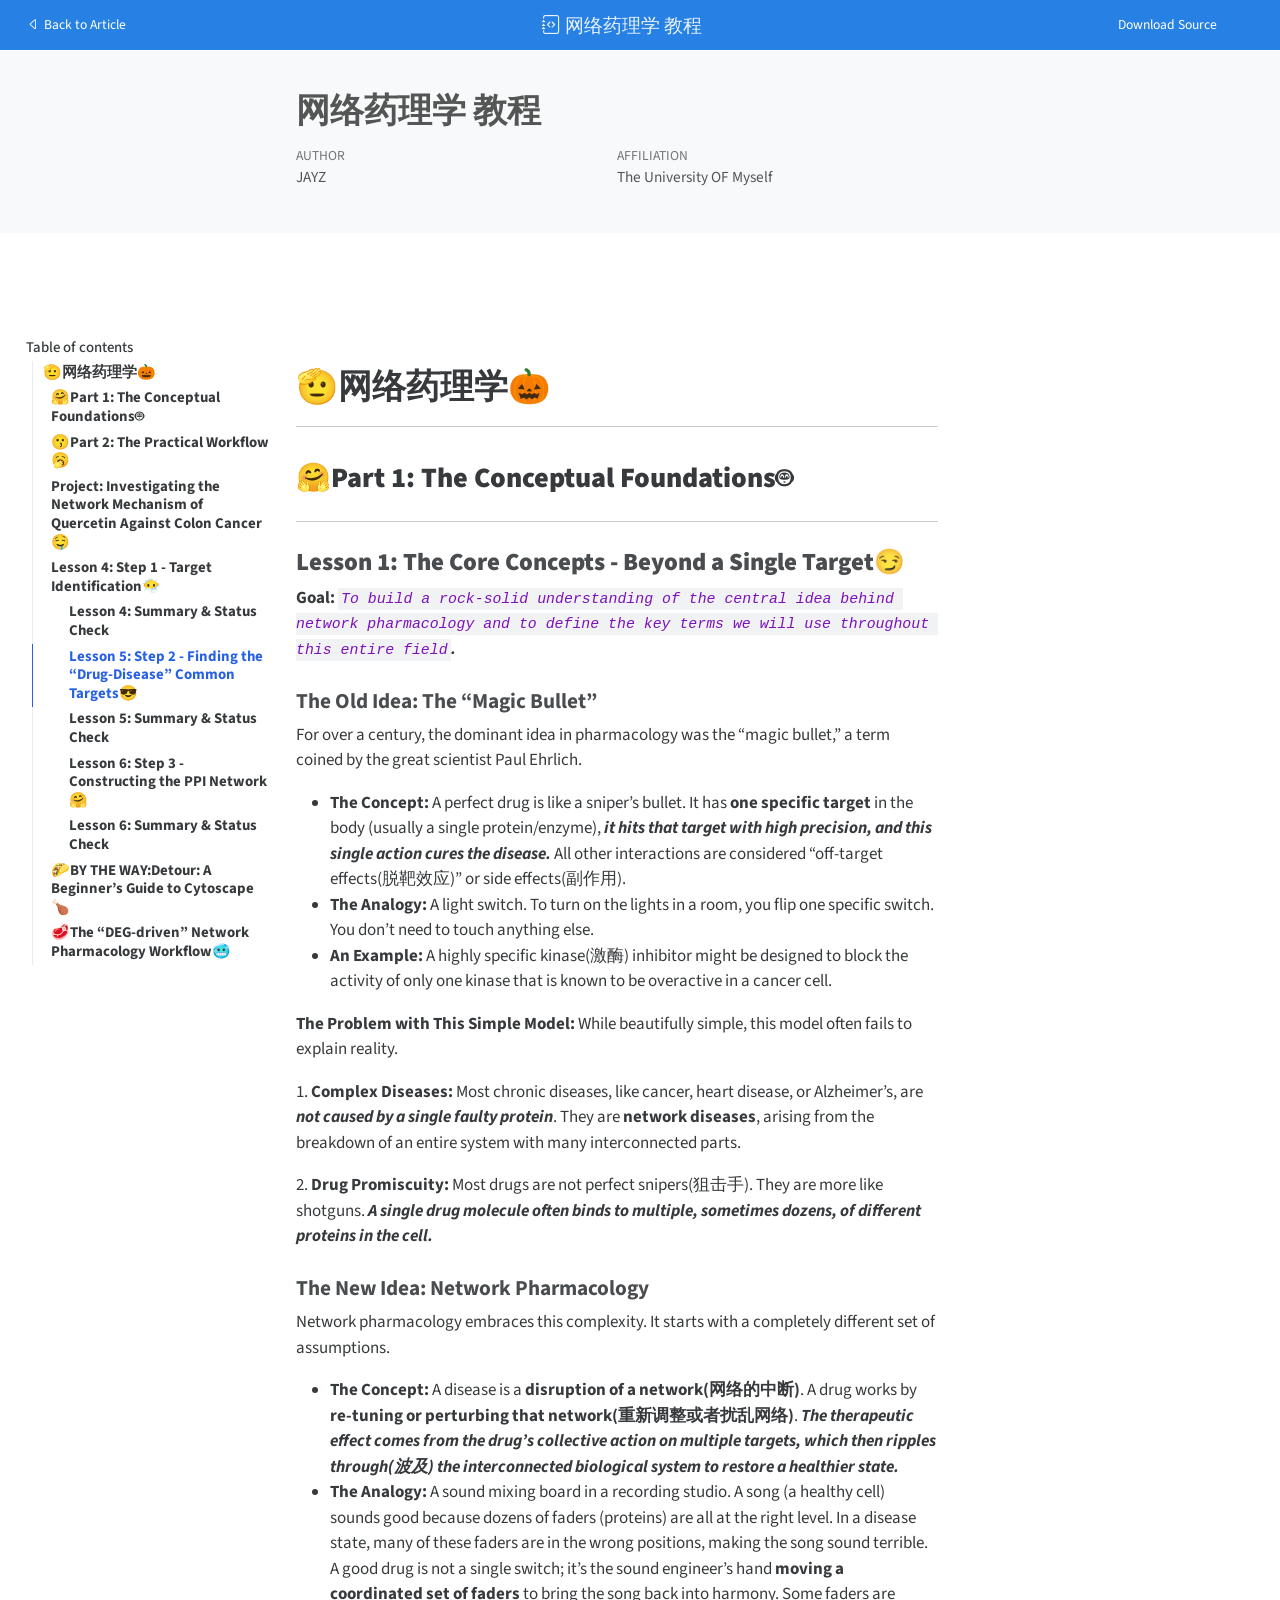
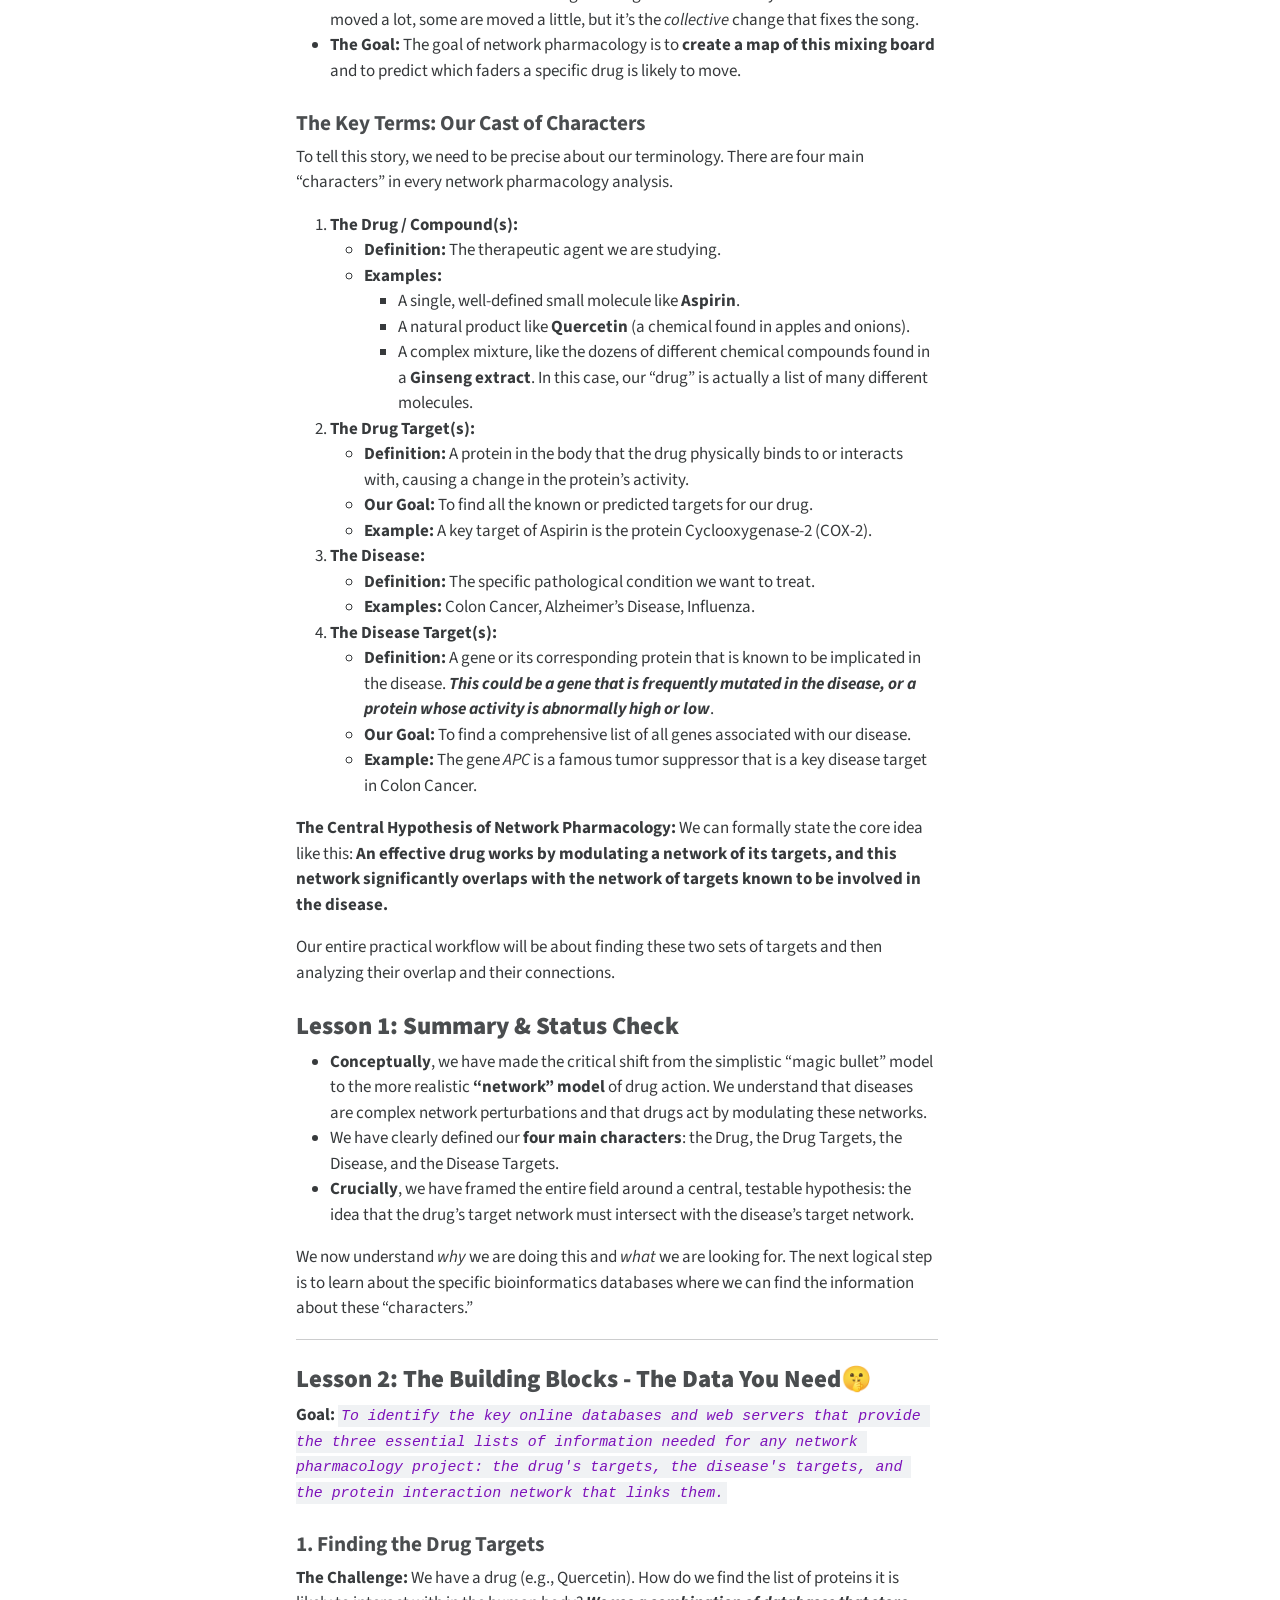
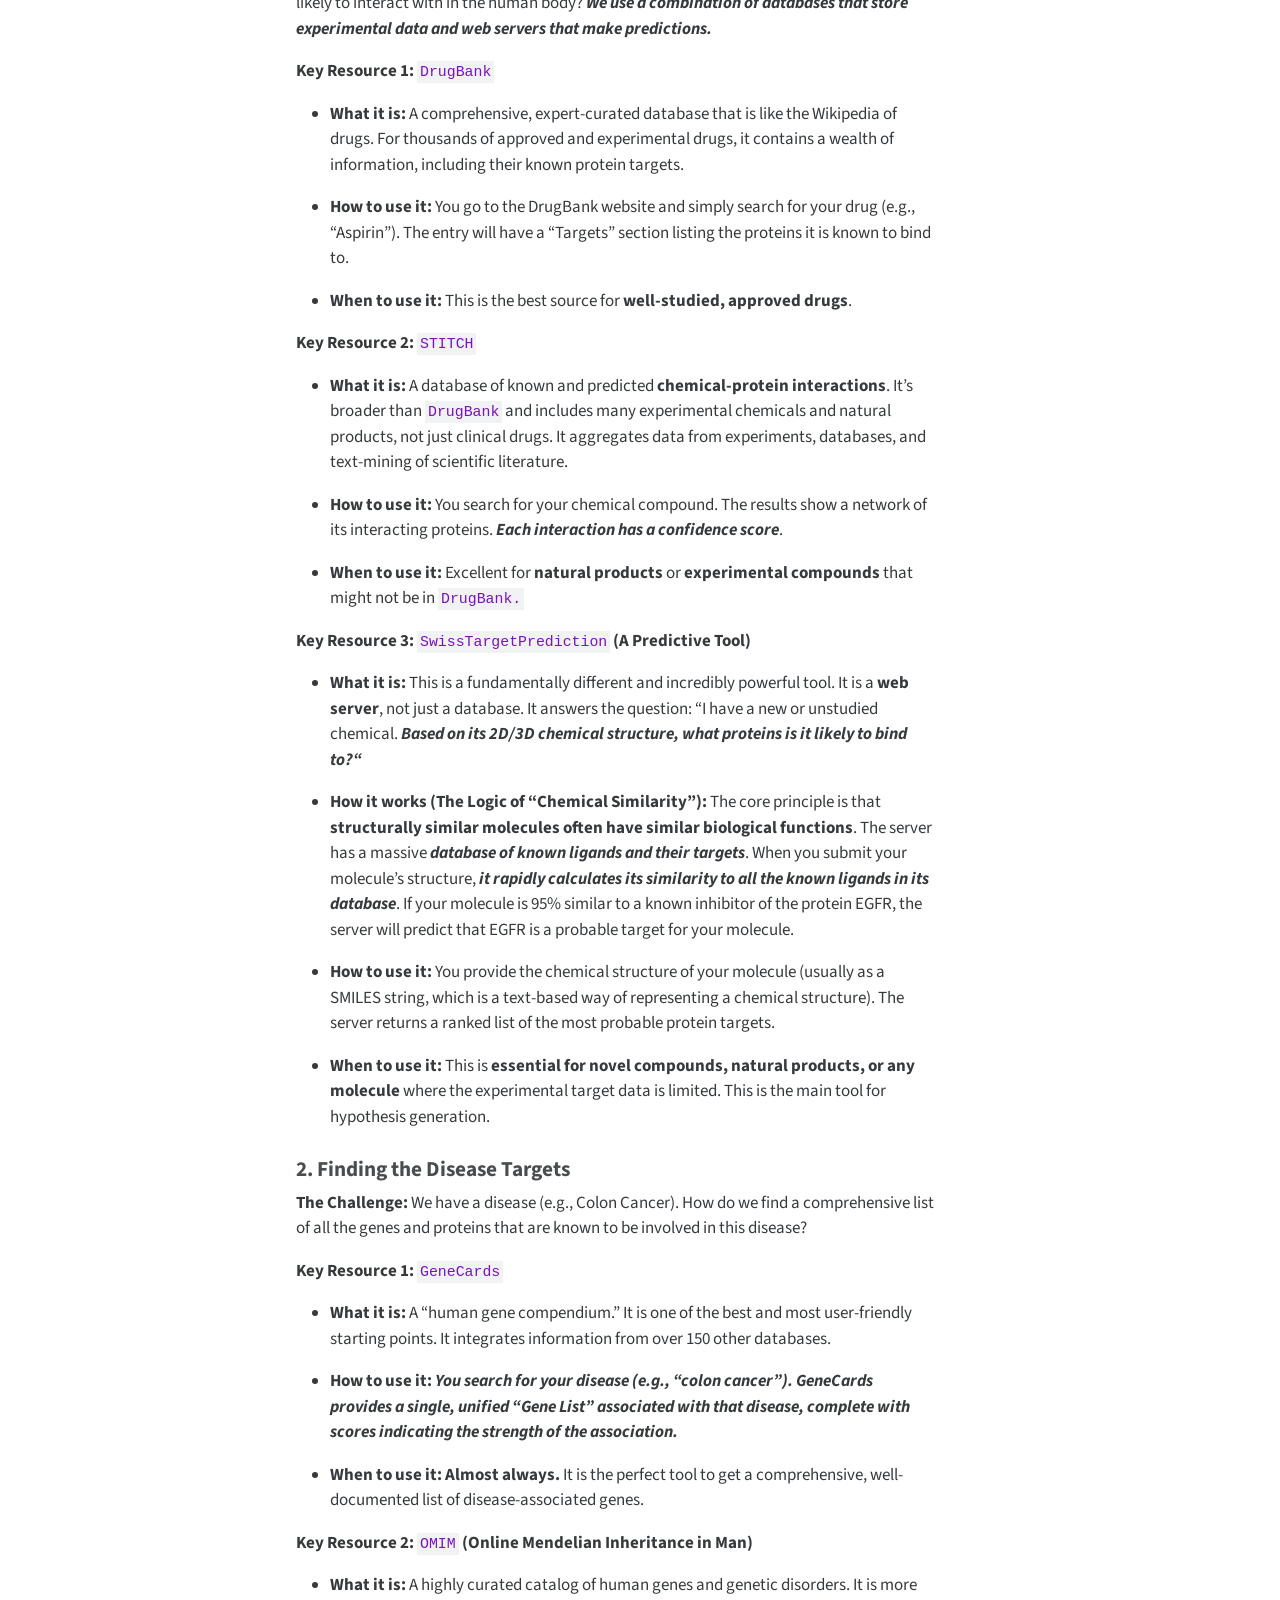
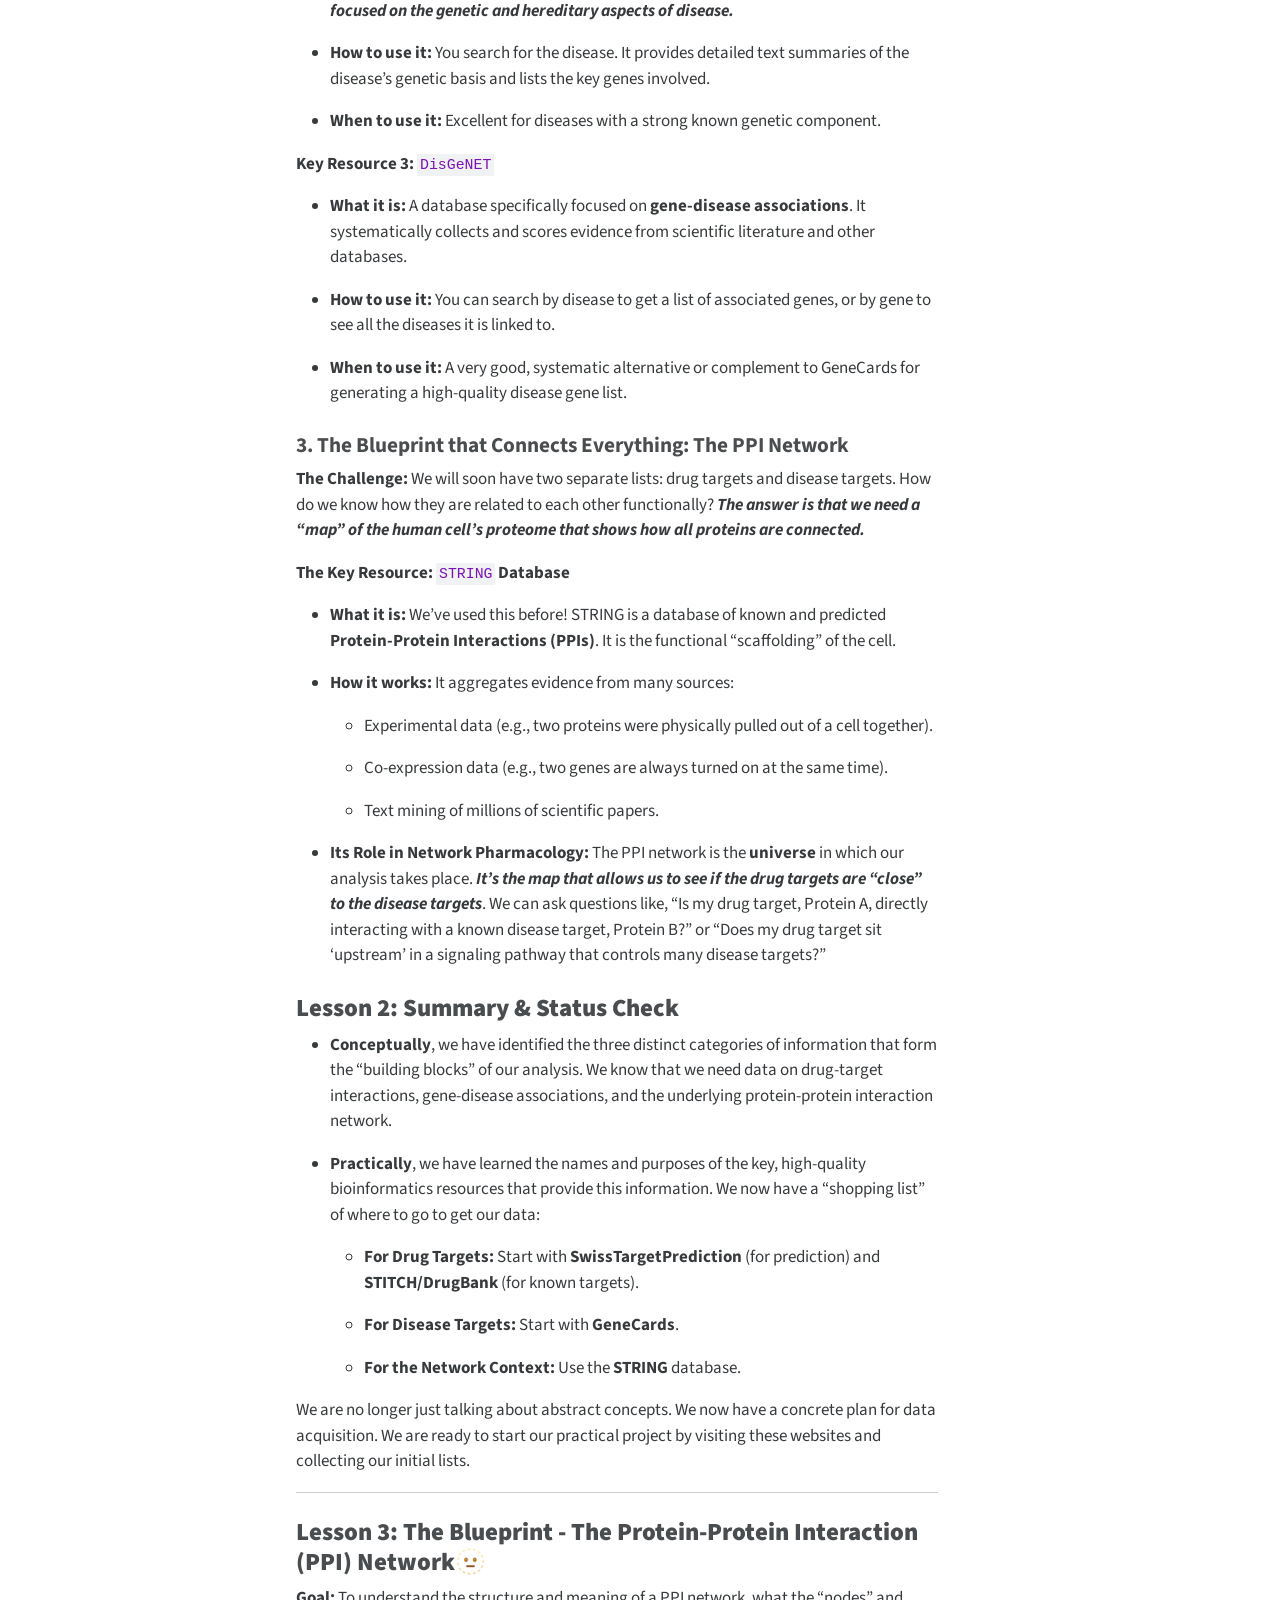
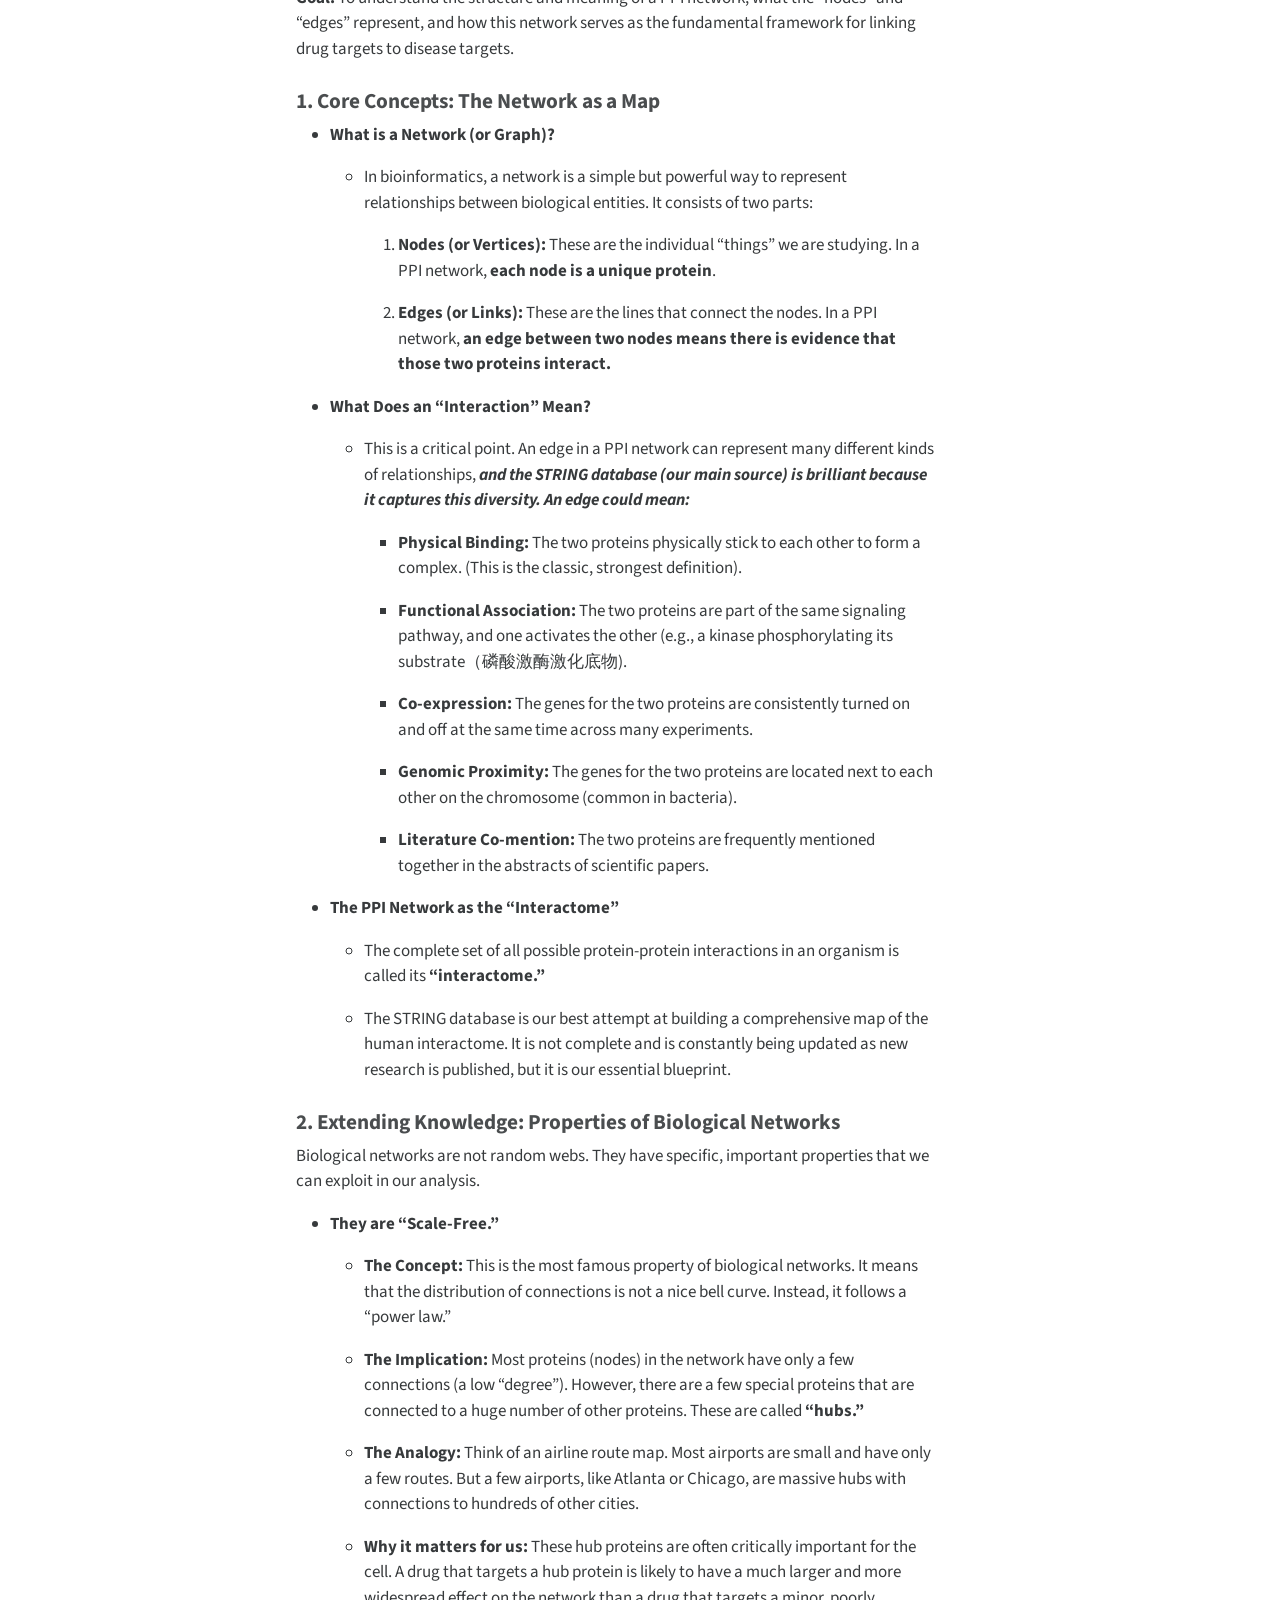
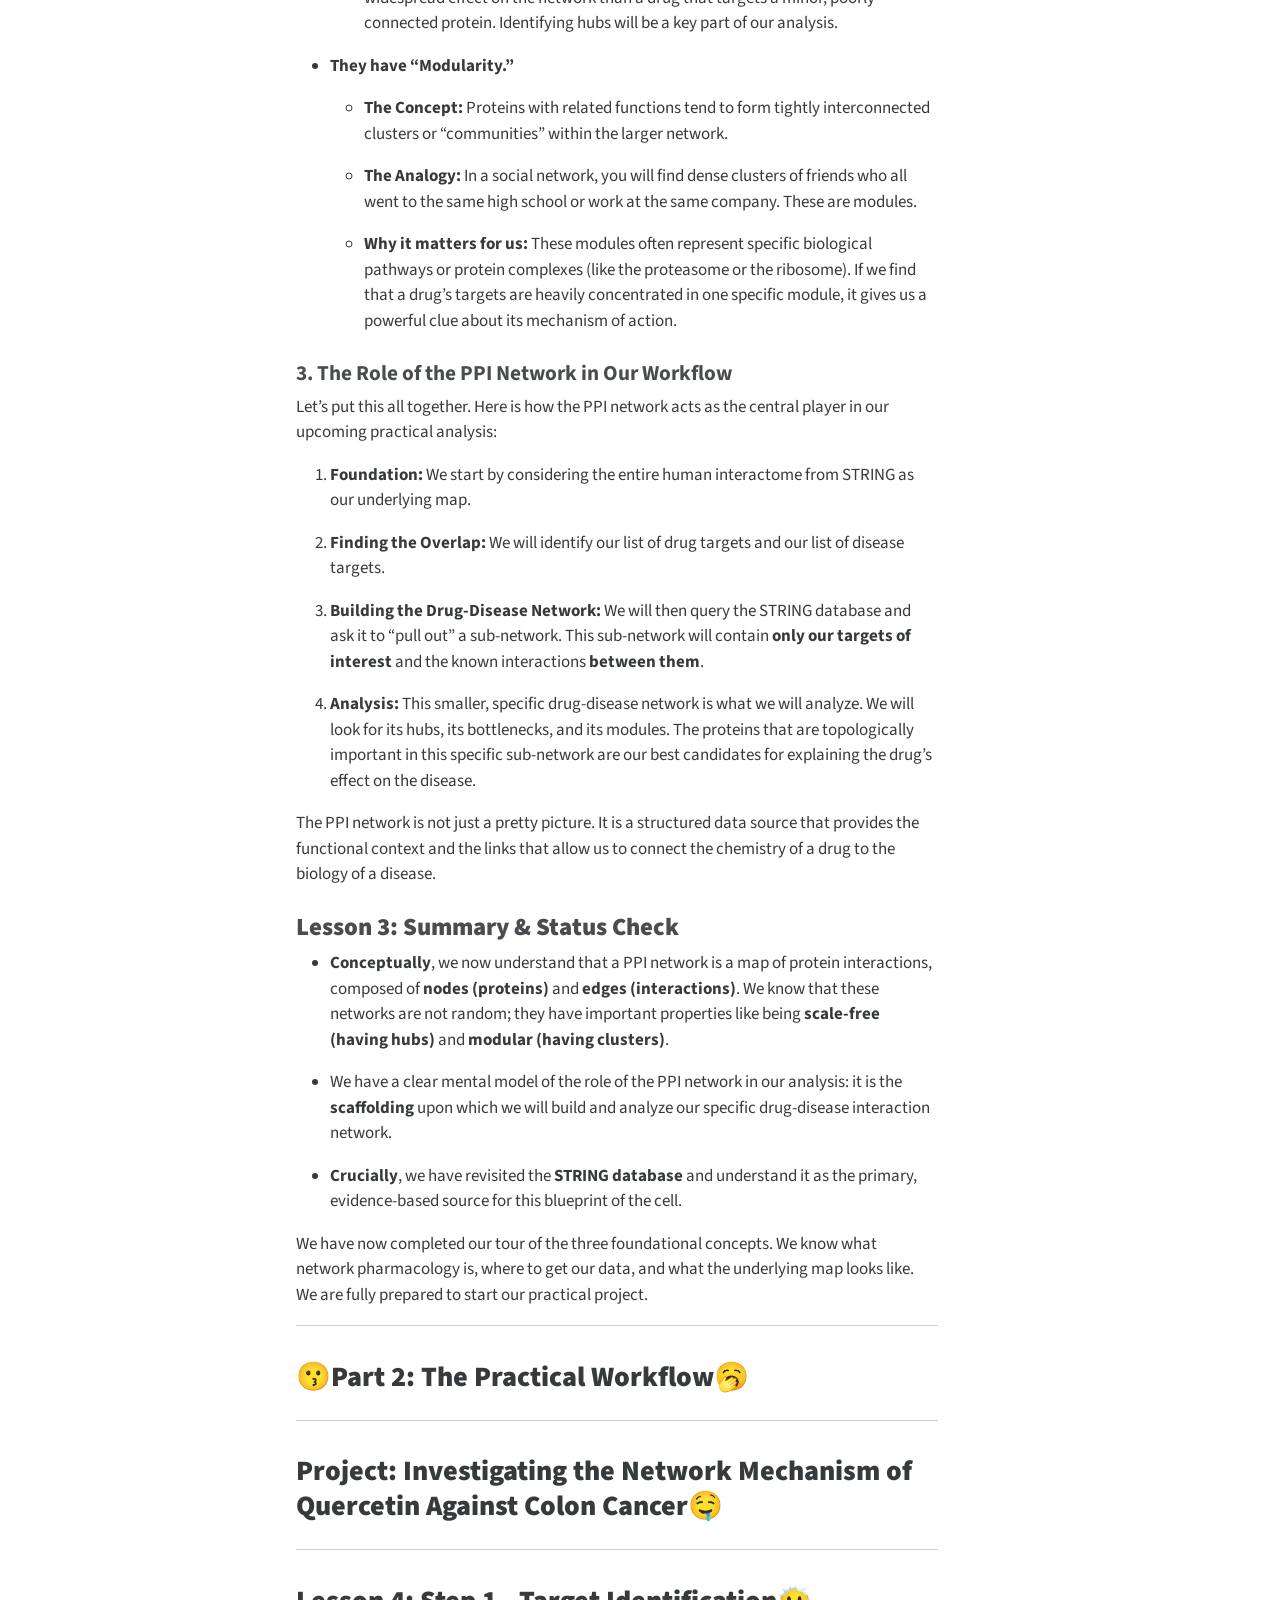
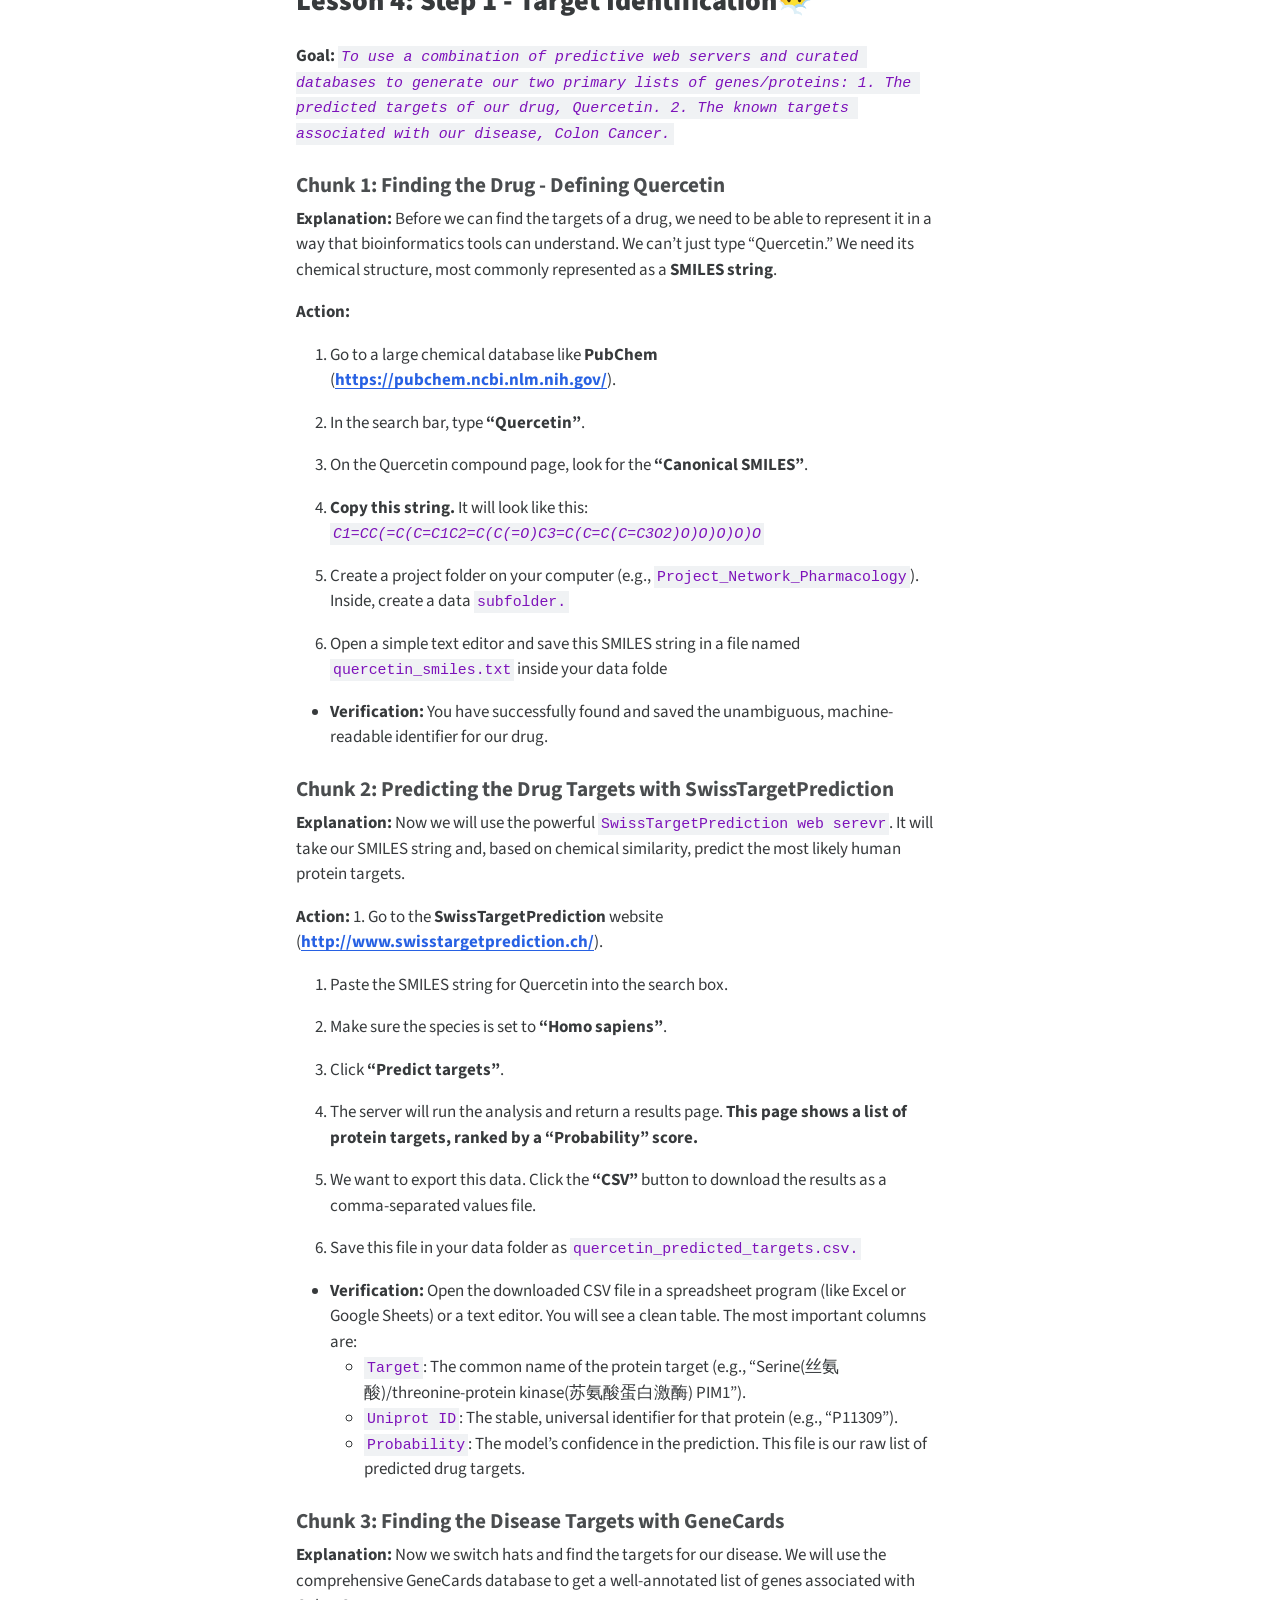
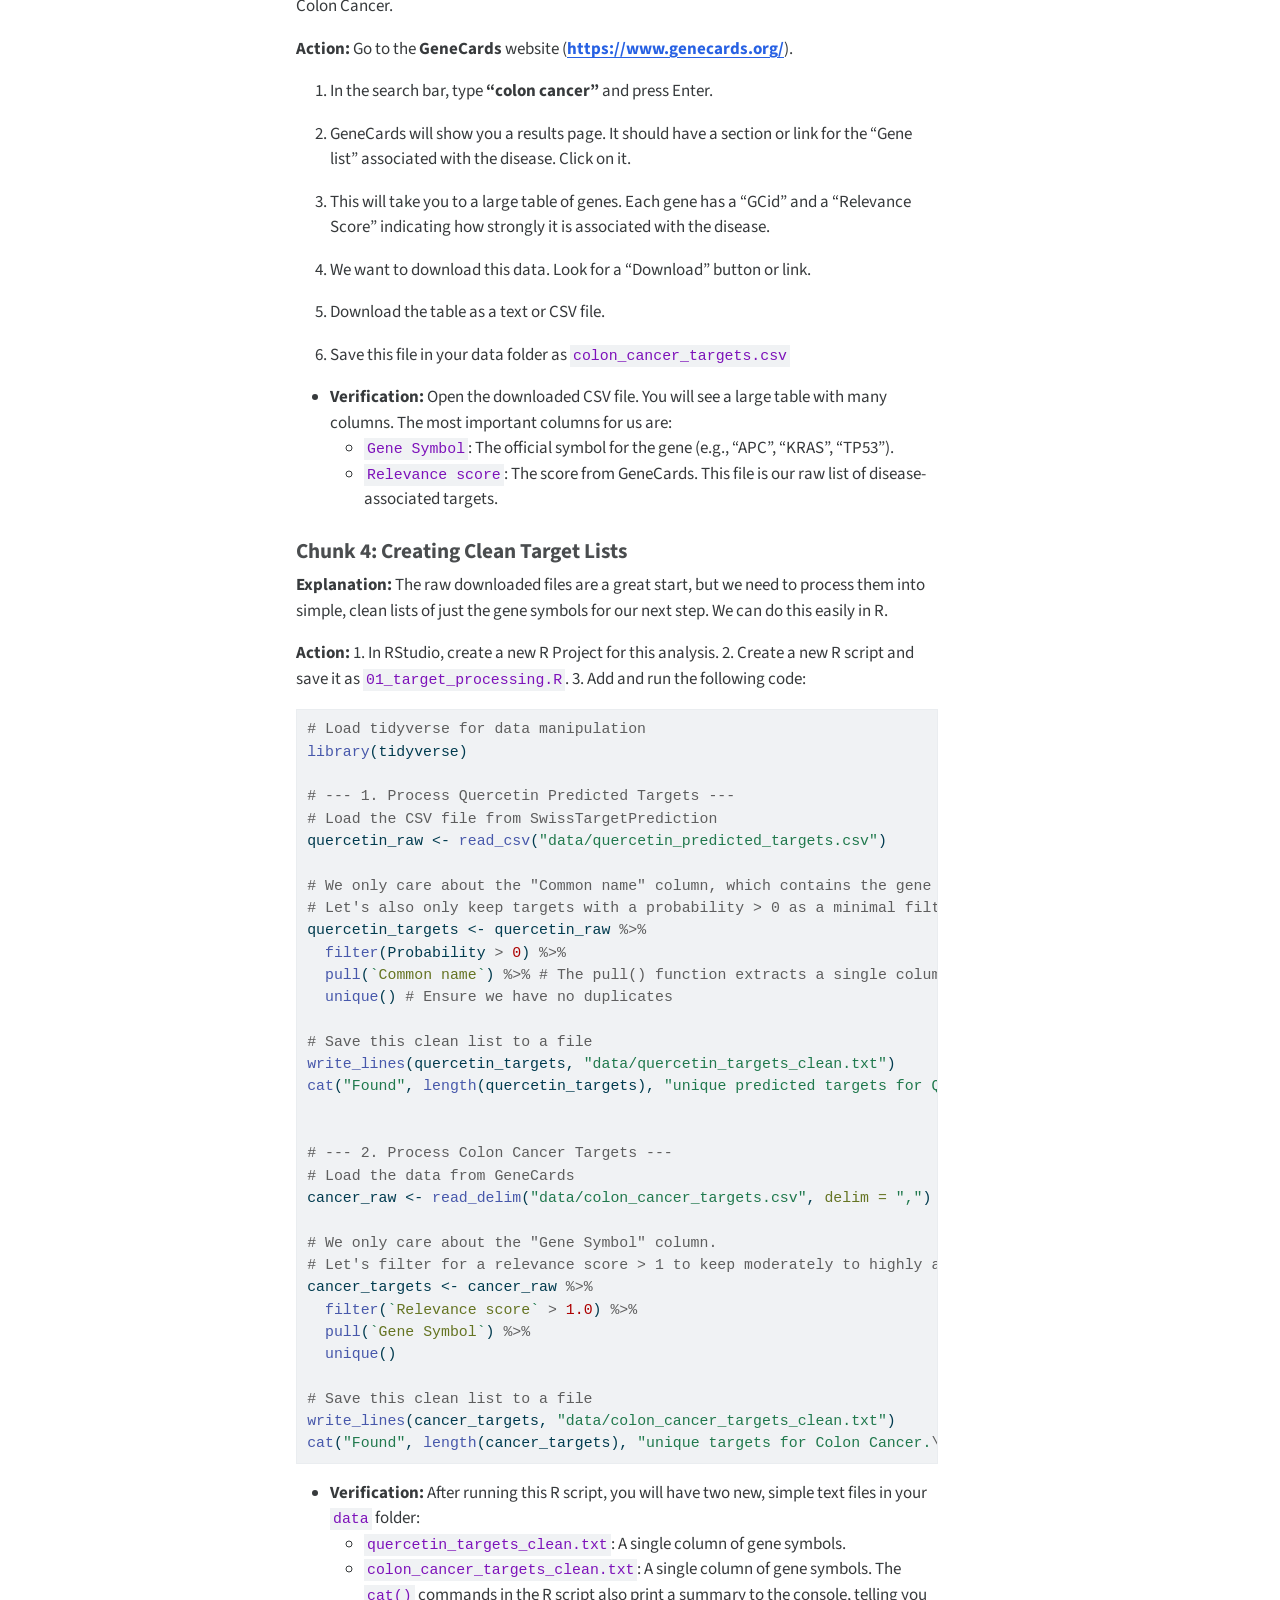
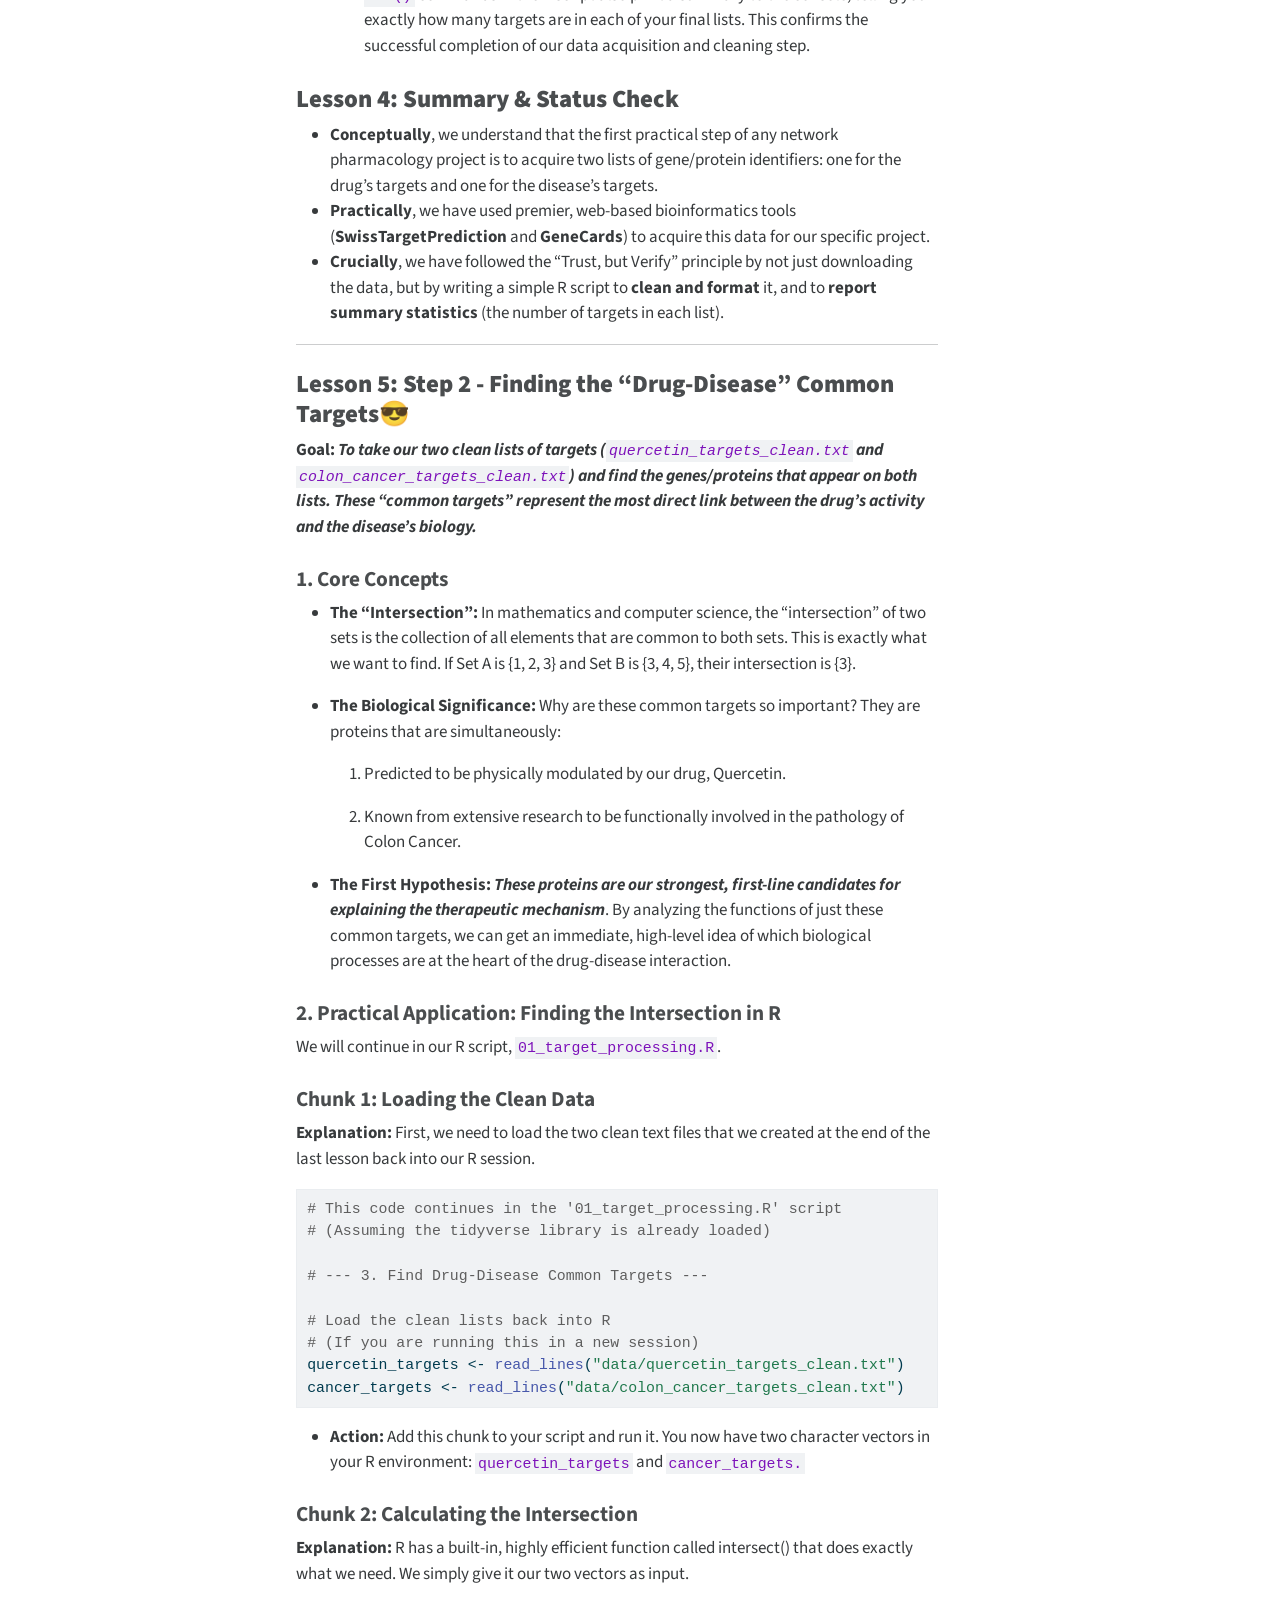
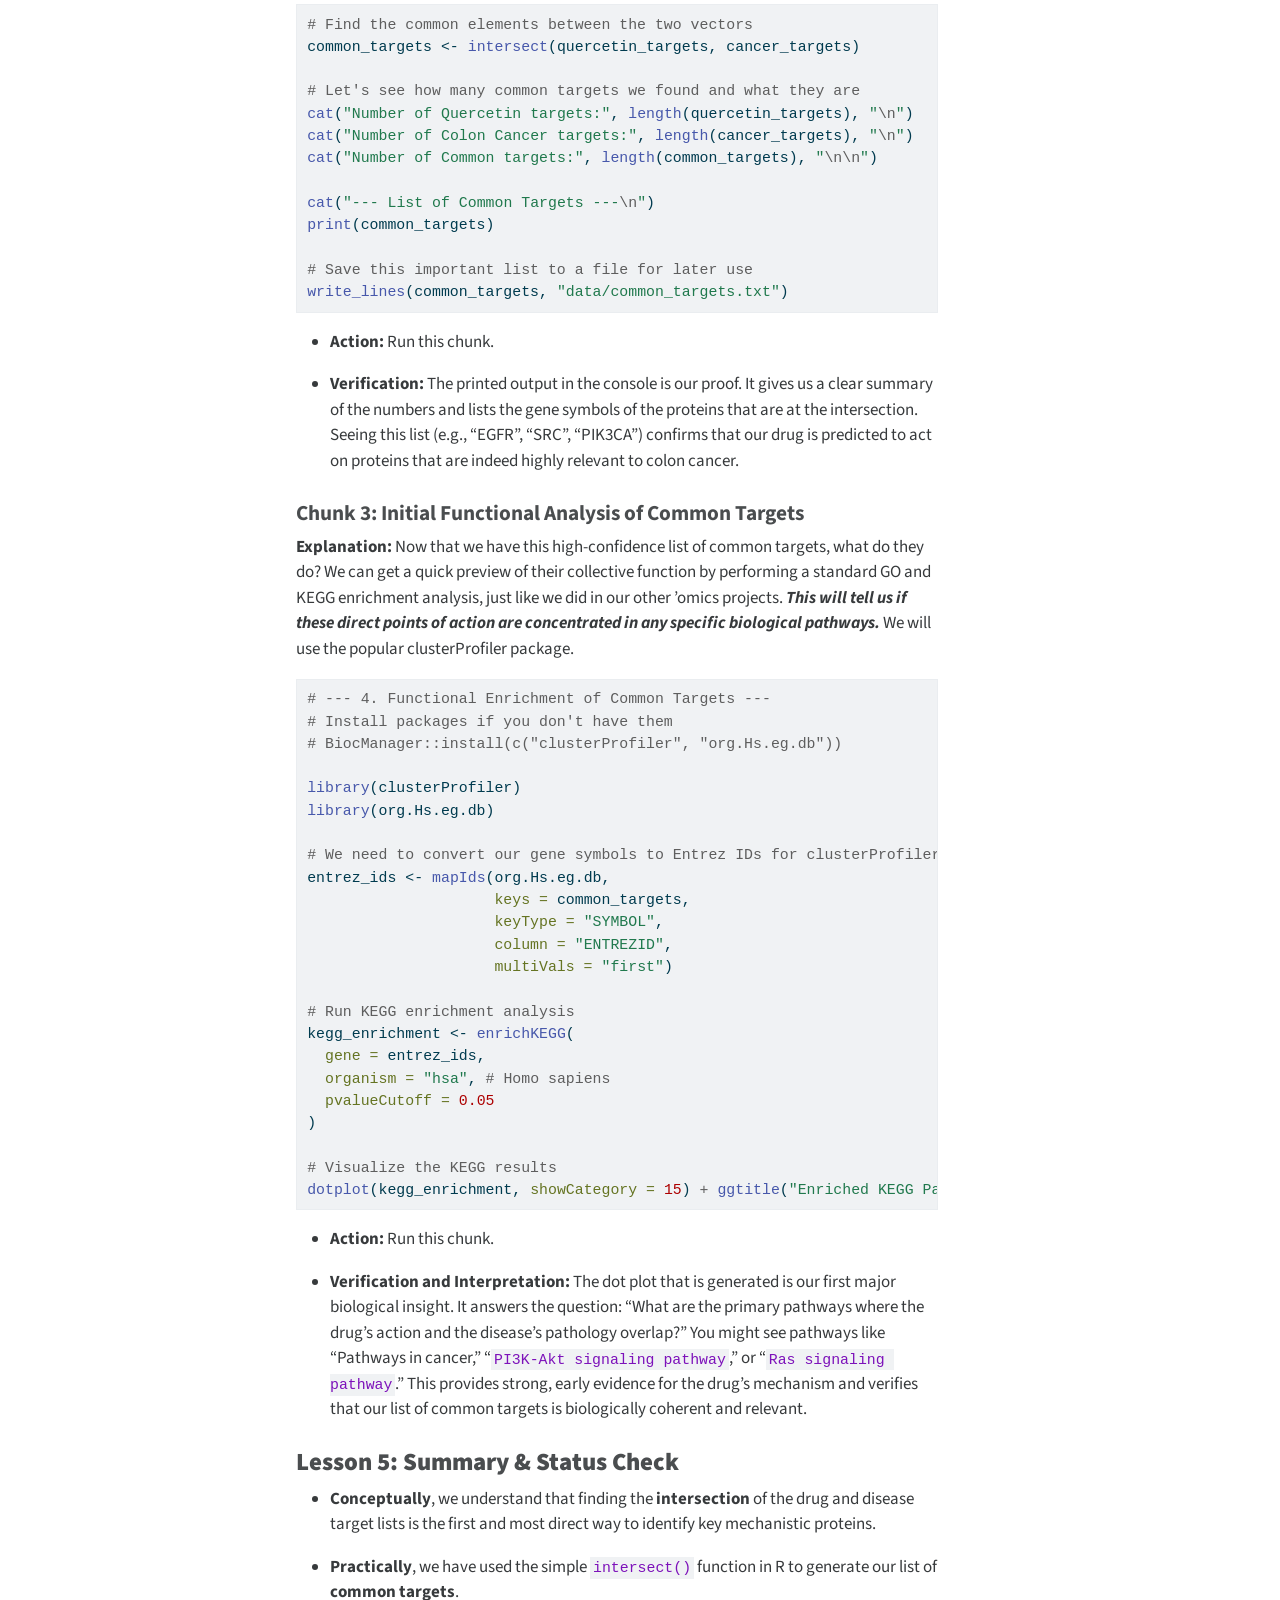
<file: _manuscript/networkpharma-preview.html>
<!DOCTYPE html>
<html xmlns="http://www.w3.org/1999/xhtml" lang="en" xml:lang="en"><head>
    <meta charset="utf-8">
    <meta name="generator" content="quarto-1.8.24">

    <meta name="viewport" content="width=device-width, initial-scale=1.0, user-scalable=yes">


    <title>网络药理学 教程</title>
    <style>
      code{white-space: pre-wrap;}
      span.smallcaps{font-variant: small-caps;}
      div.columns{display: flex; gap: min(4vw, 1.5em);}
      div.column{flex: auto; overflow-x: auto;}
      div.hanging-indent{margin-left: 1.5em; text-indent: -1.5em;}
      ul.task-list{list-style: none;}
      ul.task-list li input[type="checkbox"] {
        width: 0.8em;
        margin: 0 0.8em 0.2em -1em; /* quarto-specific, see https://github.com/quarto-dev/quarto-cli/issues/4556 */ 
        vertical-align: middle;
      }
      /* CSS for syntax highlighting */
      html { -webkit-text-size-adjust: 100%; }
      pre > code.sourceCode { white-space: pre; position: relative; }
      pre > code.sourceCode > span { display: inline-block; line-height: 1.25; }
      pre > code.sourceCode > span:empty { height: 1.2em; }
      .sourceCode { overflow: visible; }
      code.sourceCode > span { color: inherit; text-decoration: inherit; }
      div.sourceCode { margin: 1em 0; }
      pre.sourceCode { margin: 0; }
      @media screen {
      div.sourceCode { overflow: auto; }
      }
      @media print {
      pre > code.sourceCode { white-space: pre-wrap; }
      pre > code.sourceCode > span { text-indent: -5em; padding-left: 5em; }
      }
      pre.numberSource code
        { counter-reset: source-line 0; }
      pre.numberSource code > span
        { position: relative; left: -4em; counter-increment: source-line; }
      pre.numberSource code > span > a:first-child::before
        { content: counter(source-line);
          position: relative; left: -1em; text-align: right; vertical-align: baseline;
          border: none; display: inline-block;
          -webkit-touch-callout: none; -webkit-user-select: none;
          -khtml-user-select: none; -moz-user-select: none;
          -ms-user-select: none; user-select: none;
          padding: 0 4px; width: 4em;
        }
      pre.numberSource { margin-left: 3em;  padding-left: 4px; }
      div.sourceCode
        {   }
      @media screen {
      pre > code.sourceCode > span > a:first-child::before { text-decoration: underline; }
      }
    </style>

    <style>
      body.hypothesis-enabled #quarto-embed-header {
        padding-right: 36px;
      }

      #quarto-embed-header {
        height: 3em;
        width: 100%;
        display: flex;
        justify-content: space-between;
        align-items: center;
        border-bottom: solid 1px;
      }

      #quarto-embed-header h6 {
        font-size: 1.1em;
        padding-top: 0.6em;
        margin-left: 1em;
        margin-right: 1em;
        font-weight: 400;
      }

      #quarto-embed-header a.quarto-back-link,
      #quarto-embed-header a.quarto-download-embed {
        font-size: 0.8em;
        margin-top: 1em;
        margin-bottom: 1em;
        margin-left: 1em;
        margin-right: 1em;
      }

      .quarto-back-container {
        padding-left: 0.5em;
        display: flex;
      }

      .headroom {
          will-change: transform;
          transition: transform 200ms linear;
      }

      .headroom--pinned {
          transform: translateY(0%);
      }

      .headroom--unpinned {
          transform: translateY(-100%);
      }      
    </style>

    <script>
    window.document.addEventListener("DOMContentLoaded", function () {

      var header = window.document.querySelector("#quarto-embed-header");
      const titleBannerEl = window.document.querySelector("body > #title-block-header");
      if (titleBannerEl) {
        titleBannerEl.style.paddingTop = header.clientHeight + "px";
      }
      const contentEl = window.document.getElementById('quarto-content');
      for (const child of contentEl.children) {
        child.style.paddingTop = header.clientHeight + "px";
        child.style.marginTop = "1em";
      }

      // Use the article root if the `back` call doesn't work. This isn't perfect
      // but should typically work
      window.quartoBackToArticle = () => {
        var currentUrl = window.location.href;
        window.history.back();
        setTimeout(() => {
            // if location was not changed in 100 ms, then there is no history back
            if(currentUrl === window.location.href){              
                // redirect to site root
                window.location.href = "index.html";
            }
        }, 100);
      }

      const headroom = new window.Headroom(header, {
        tolerance: 5,
        onPin: function () {
        },
        onUnpin: function () {
        },
      });
      headroom.init();
    });
    </script>

    
<script src="site_libs/manuscript-notebook/headroom.min.js"></script>
<script src="site_libs/clipboard/clipboard.min.js"></script>
<script src="site_libs/quarto-html/quarto.js" type="module"></script>
<script src="site_libs/quarto-html/tabsets/tabsets.js" type="module"></script>
<script src="site_libs/quarto-html/axe/axe-check.js" type="module"></script>
<script src="site_libs/quarto-html/popper.min.js"></script>
<script src="site_libs/quarto-html/tippy.umd.min.js"></script>
<script src="site_libs/quarto-html/anchor.min.js"></script>
<link href="site_libs/quarto-html/tippy.css" rel="stylesheet">
<link href="site_libs/quarto-html/quarto-syntax-highlighting-dc55a5b9e770e841cd82e46aadbfb9b0.css" rel="stylesheet" id="quarto-text-highlighting-styles">
<script src="site_libs/bootstrap/bootstrap.min.js"></script>
<link href="site_libs/bootstrap/bootstrap-icons.css" rel="stylesheet">
<link href="site_libs/bootstrap/bootstrap-4d7f0bce1131f3e5f9547cd857cfbfc8.min.css" rel="stylesheet" append-hash="true" id="quarto-bootstrap" data-mode="light">
     <script async="" src="https://hypothes.is/embed.js"></script>
<script>
  window.document.addEventListener("DOMContentLoaded", function (_event) {
    document.body.classList.add('hypothesis-enabled');
  });
</script>  
      </head>

  <body class="quarto-notebook quarto-light">
    <div id="quarto-embed-header" class="headroom fixed-top bg-primary">
      
      <a onclick="window.quartoBackToArticle(); return false;" class="btn btn-primary quarto-back-link" href=""><i class="bi bi-caret-left"></i> Back to Article</a>
      <h6><i class="bi bi-journal-code"></i> 网络药理学 教程</h6>

            <a href="./networkpharma.qmd" class="btn btn-primary quarto-download-embed" download="networkpharma.qmd">Download Source</a>
          </div>

     <header id="title-block-header" class="quarto-title-block default toc-left page-columns page-full">
  <div class="quarto-title-banner page-columns page-full">
    <div class="quarto-title column-body">
      <h1 class="title">网络药理学 教程</h1>
          </div>

    
    <div class="quarto-title-meta-container">
      <div class="quarto-title-meta-column-start">
            <div class="quarto-title-meta-author">
          <div class="quarto-title-meta-heading">Author</div>
          <div class="quarto-title-meta-heading">Affiliation</div>
          
                <div class="quarto-title-meta-contents">
            <p class="author">JAYZ </p>
          </div>
                <div class="quarto-title-meta-contents">
                    <p class="affiliation">
                        The University OF Myself
                      </p>
                  </div>
                    </div>
        
        <div class="quarto-title-meta">

                      
          
                
              </div>
      </div>
      <div class="quarto-title-meta-column-end quarto-other-formats-target">
      </div>
    </div>



    <div class="quarto-other-links-text-target">
    </div>  </div>
</header><div id="quarto-content" class="page-columns page-rows-contents page-layout-article toc-left">
<div id="quarto-sidebar-toc-left" class="sidebar toc-left">
  <nav id="TOC" role="doc-toc" class="toc-active">
    <h2 id="toc-title">Table of contents</h2>
   
  <ul>
  <li><a href="#网络药理学" id="toc-网络药理学" class="nav-link active" data-scroll-target="#网络药理学"><strong>🫡网络药理学🎃</strong></a>
  <ul class="collapse">
  <li><a href="#part-1-the-conceptual-foundations" id="toc-part-1-the-conceptual-foundations" class="nav-link" data-scroll-target="#part-1-the-conceptual-foundations"><strong>🤗Part 1: The Conceptual Foundations🤖</strong></a>
  <ul class="collapse">
  <li><a href="#lesson-1-the-core-concepts---beyond-a-single-target" id="toc-lesson-1-the-core-concepts---beyond-a-single-target" class="nav-link" data-scroll-target="#lesson-1-the-core-concepts---beyond-a-single-target"><strong>Lesson 1: The Core Concepts - Beyond a Single Target😏</strong></a></li>
  <li><a href="#lesson-1-summary-status-check" id="toc-lesson-1-summary-status-check" class="nav-link" data-scroll-target="#lesson-1-summary-status-check"><strong>Lesson 1: Summary &amp; Status Check</strong></a></li>
  <li><a href="#lesson-2-the-building-blocks---the-data-you-need" id="toc-lesson-2-the-building-blocks---the-data-you-need" class="nav-link" data-scroll-target="#lesson-2-the-building-blocks---the-data-you-need"><strong>Lesson 2: The Building Blocks - The Data You Need🤫</strong></a></li>
  <li><a href="#lesson-2-summary-status-check" id="toc-lesson-2-summary-status-check" class="nav-link" data-scroll-target="#lesson-2-summary-status-check"><strong>Lesson 2: Summary &amp; Status Check</strong></a></li>
  <li><a href="#lesson-3-the-blueprint---the-protein-protein-interaction-ppi-network" id="toc-lesson-3-the-blueprint---the-protein-protein-interaction-ppi-network" class="nav-link" data-scroll-target="#lesson-3-the-blueprint---the-protein-protein-interaction-ppi-network"><strong>Lesson 3: The Blueprint - The Protein-Protein Interaction (PPI) Network🫥</strong></a></li>
  <li><a href="#lesson-3-summary-status-check" id="toc-lesson-3-summary-status-check" class="nav-link" data-scroll-target="#lesson-3-summary-status-check"><strong>Lesson 3: Summary &amp; Status Check</strong></a></li>
  </ul></li>
  <li><a href="#part-2-the-practical-workflow" id="toc-part-2-the-practical-workflow" class="nav-link" data-scroll-target="#part-2-the-practical-workflow"><strong>😗Part 2: The Practical Workflow🥱</strong></a></li>
  <li><a href="#project-investigating-the-network-mechanism-of-quercetin-against-colon-cancer" id="toc-project-investigating-the-network-mechanism-of-quercetin-against-colon-cancer" class="nav-link" data-scroll-target="#project-investigating-the-network-mechanism-of-quercetin-against-colon-cancer"><strong>Project: Investigating the Network Mechanism of Quercetin Against Colon Cancer🤤</strong></a></li>
  <li><a href="#lesson-4-step-1---target-identification" id="toc-lesson-4-step-1---target-identification" class="nav-link" data-scroll-target="#lesson-4-step-1---target-identification"><strong>Lesson 4: Step 1 - Target Identification😶‍🌫️</strong></a>
  <ul class="collapse">
  <li><a href="#lesson-4-summary-status-check" id="toc-lesson-4-summary-status-check" class="nav-link" data-scroll-target="#lesson-4-summary-status-check"><strong>Lesson 4: Summary &amp; Status Check</strong></a></li>
  <li><a href="#lesson-5-step-2---finding-the-drug-disease-common-targets" id="toc-lesson-5-step-2---finding-the-drug-disease-common-targets" class="nav-link" data-scroll-target="#lesson-5-step-2---finding-the-drug-disease-common-targets"><strong>Lesson 5: Step 2 - Finding the “Drug-Disease” Common Targets😎</strong></a></li>
  <li><a href="#lesson-5-summary-status-check" id="toc-lesson-5-summary-status-check" class="nav-link" data-scroll-target="#lesson-5-summary-status-check"><strong>Lesson 5: Summary &amp; Status Check</strong></a></li>
  <li><a href="#lesson-6-step-3---constructing-the-ppi-network" id="toc-lesson-6-step-3---constructing-the-ppi-network" class="nav-link" data-scroll-target="#lesson-6-step-3---constructing-the-ppi-network"><strong>Lesson 6: Step 3 - Constructing the PPI Network🤗</strong></a></li>
  <li><a href="#lesson-6-summary-status-check" id="toc-lesson-6-summary-status-check" class="nav-link" data-scroll-target="#lesson-6-summary-status-check"><strong>Lesson 6: Summary &amp; Status Check</strong></a></li>
  </ul></li>
  <li><a href="#by-the-waydetour-a-beginners-guide-to-cytoscape" id="toc-by-the-waydetour-a-beginners-guide-to-cytoscape" class="nav-link" data-scroll-target="#by-the-waydetour-a-beginners-guide-to-cytoscape"><strong>🌮BY THE WAY:Detour: A Beginner’s Guide to Cytoscape🍗</strong></a>
  <ul class="collapse">
  <li><a href="#detour-summary" id="toc-detour-summary" class="nav-link" data-scroll-target="#detour-summary"><strong>Detour Summary</strong></a></li>
  <li><a href="#lesson-7-step-4---network-analysis-and-key-node-identification" id="toc-lesson-7-step-4---network-analysis-and-key-node-identification" class="nav-link" data-scroll-target="#lesson-7-step-4---network-analysis-and-key-node-identification"><strong>Lesson 7: Step 4 - Network Analysis and Key Node Identification😮</strong></a></li>
  <li><a href="#lesson-7-summary-status-check" id="toc-lesson-7-summary-status-check" class="nav-link" data-scroll-target="#lesson-7-summary-status-check"><strong>Lesson 7: Summary &amp; Status Check</strong></a></li>
  <li><a href="#lesson-8-step-5---final-pathway-analysis-and-hypothesis-generation" id="toc-lesson-8-step-5---final-pathway-analysis-and-hypothesis-generation" class="nav-link" data-scroll-target="#lesson-8-step-5---final-pathway-analysis-and-hypothesis-generation"><strong>Lesson 8: Step 5 - Final Pathway Analysis and Hypothesis Generation🤗</strong></a></li>
  <li><a href="#grand-conclusion-of-the-canonical-network-pharmacology-project" id="toc-grand-conclusion-of-the-canonical-network-pharmacology-project" class="nav-link" data-scroll-target="#grand-conclusion-of-the-canonical-network-pharmacology-project"><strong>Grand Conclusion of the Canonical Network Pharmacology Project</strong></a></li>
  </ul></li>
  <li><a href="#the-deg-driven-network-pharmacology-workflow" id="toc-the-deg-driven-network-pharmacology-workflow" class="nav-link" data-scroll-target="#the-deg-driven-network-pharmacology-workflow"><strong>🥩The “DEG-driven” Network Pharmacology Workflow🥶</strong></a>
  <ul class="collapse">
  <li><a href="#lesson-1-of-this-section-step-1---preparing-the-target-lists" id="toc-lesson-1-of-this-section-step-1---preparing-the-target-lists" class="nav-link" data-scroll-target="#lesson-1-of-this-section-step-1---preparing-the-target-lists"><strong>Lesson 1 (of this section): Step 1 - Preparing the Target Lists</strong></a></li>
  <li><a href="#lesson-2-step-2---building-and-analyzing-the-integrated-network" id="toc-lesson-2-step-2---building-and-analyzing-the-integrated-network" class="nav-link" data-scroll-target="#lesson-2-step-2---building-and-analyzing-the-integrated-network"><strong>Lesson 2: Step 2 - Building and Analyzing the Integrated Network</strong></a></li>
  <li><a href="#lesson-3-step-3---integrating-data-and-generating-a-hypothesis" id="toc-lesson-3-step-3---integrating-data-and-generating-a-hypothesis" class="nav-link" data-scroll-target="#lesson-3-step-3---integrating-data-and-generating-a-hypothesis"><strong>Lesson 3: Step 3 - Integrating Data and Generating a Hypothesis</strong></a></li>
  </ul></li>
  </ul></li>
  </ul>
</nav>
</div>
<div id="quarto-margin-sidebar" class="sidebar margin-sidebar zindex-bottom">
</div>
<main class="content quarto-banner-title-block" id="quarto-document-content">      

       <section id="网络药理学" class="level1">
<h1><strong>🫡网络药理学🎃</strong></h1>
<hr>
<section id="part-1-the-conceptual-foundations" class="level2">
<h2 class="anchored" data-anchor-id="part-1-the-conceptual-foundations"><strong>🤗Part 1: The Conceptual Foundations🤖</strong></h2>
<hr>
<section id="lesson-1-the-core-concepts---beyond-a-single-target" class="level3">
<h3 class="anchored" data-anchor-id="lesson-1-the-core-concepts---beyond-a-single-target"><strong>Lesson 1: The Core Concepts - Beyond a Single Target😏</strong></h3>
<p><strong>Goal:</strong> <strong><em><code>To build a rock-solid understanding of the central idea behind network pharmacology and to define the key terms we will use throughout this entire field</code>.</em></strong></p>
<section id="the-old-idea-the-magic-bullet" class="level4">
<h4 class="anchored" data-anchor-id="the-old-idea-the-magic-bullet"><strong>The Old Idea: The “Magic Bullet”</strong></h4>
<p>For over a century, the dominant idea in pharmacology was the “magic bullet,” a term coined by the great scientist Paul Ehrlich.</p>
<ul>
<li><strong>The Concept:</strong> A perfect drug is like a sniper’s bullet. It has <strong>one specific target</strong> in the body (usually a single protein/enzyme), <strong><em>it hits that target with high precision, and this single action cures the disease.</em></strong> All other interactions are considered “off-target effects(脱靶效应)” or side effects(副作用).</li>
<li><strong>The Analogy:</strong> A light switch. To turn on the lights in a room, you flip one specific switch. You don’t need to touch anything else.</li>
<li><strong>An Example:</strong> A highly specific kinase(激酶) inhibitor might be designed to block the activity of only one kinase that is known to be overactive in a cancer cell.</li>
</ul>
<p><strong>The Problem with This Simple Model:</strong> While beautifully simple, this model often fails to explain reality.</p>
<p>1. <strong>Complex Diseases:</strong> Most chronic diseases, like cancer, heart disease, or Alzheimer’s, are <strong><em>not caused by a single faulty protein</em></strong>. They are <strong>network diseases</strong>, arising from the breakdown of an entire system with many interconnected parts.</p>
<p>2. <strong>Drug Promiscuity:</strong> Most drugs are not perfect snipers(狙击手). They are more like shotguns. <strong><em>A single drug molecule often binds to multiple, sometimes dozens, of different proteins in the cell.</em></strong></p>
</section>
<section id="the-new-idea-network-pharmacology" class="level4">
<h4 class="anchored" data-anchor-id="the-new-idea-network-pharmacology"><strong>The New Idea: Network Pharmacology</strong></h4>
<p>Network pharmacology embraces this complexity. It starts with a completely different set of assumptions.</p>
<ul>
<li><strong>The Concept:</strong> A disease is a <strong>disruption of a network(网络的中断)</strong>. A drug works by <strong>re-tuning or perturbing that network(重新调整或者扰乱网络)</strong>. <strong><em>The therapeutic effect comes from the drug’s collective action on multiple targets, which then ripples through(波及) the interconnected biological system to restore a healthier state.</em></strong></li>
<li><strong>The Analogy:</strong> A sound mixing board in a recording studio. A song (a healthy cell) sounds good because dozens of faders (proteins) are all at the right level. In a disease state, many of these faders are in the wrong positions, making the song sound terrible. A good drug is not a single switch; it’s the sound engineer’s hand <strong>moving a coordinated set of faders</strong> to bring the song back into harmony. Some faders are moved a lot, some are moved a little, but it’s the <em>collective</em> change that fixes the song.</li>
<li><strong>The Goal:</strong> The goal of network pharmacology is to <strong>create a map of this mixing board</strong> and to predict which faders a specific drug is likely to move.</li>
</ul>
</section>
<section id="the-key-terms-our-cast-of-characters" class="level4">
<h4 class="anchored" data-anchor-id="the-key-terms-our-cast-of-characters"><strong>The Key Terms: Our Cast of Characters</strong></h4>
<p>To tell this story, we need to be precise about our terminology. There are four main “characters” in every network pharmacology analysis.</p>
<ol type="1">
<li><strong>The Drug / Compound(s):</strong>
<ul>
<li><strong>Definition:</strong> The therapeutic agent we are studying.</li>
<li><strong>Examples:</strong>
<ul>
<li>A single, well-defined small molecule like <strong>Aspirin</strong>.</li>
<li>A natural product like <strong>Quercetin</strong> (a chemical found in apples and onions).</li>
<li>A complex mixture, like the dozens of different chemical compounds found in a <strong>Ginseng extract</strong>. In this case, our “drug” is actually a list of many different molecules.</li>
</ul></li>
</ul></li>
<li><strong>The Drug Target(s):</strong>
<ul>
<li><strong>Definition:</strong> A protein in the body that the drug physically binds to or interacts with, causing a change in the protein’s activity.</li>
<li><strong>Our Goal:</strong> To find all the known or predicted targets for our drug.</li>
<li><strong>Example:</strong> A key target of Aspirin is the protein Cyclooxygenase-2 (COX-2).</li>
</ul></li>
<li><strong>The Disease:</strong>
<ul>
<li><strong>Definition:</strong> The specific pathological condition we want to treat.</li>
<li><strong>Examples:</strong> Colon Cancer, Alzheimer’s Disease, Influenza.</li>
</ul></li>
<li><strong>The Disease Target(s):</strong>
<ul>
<li><strong>Definition:</strong> A gene or its corresponding protein that is known to be implicated in the disease. <strong><em>This could be a gene that is frequently mutated in the disease, or a protein whose activity is abnormally high or low</em></strong>.</li>
<li><strong>Our Goal:</strong> To find a comprehensive list of all genes associated with our disease.</li>
<li><strong>Example:</strong> The gene <em>APC</em> is a famous tumor suppressor that is a key disease target in Colon Cancer.</li>
</ul></li>
</ol>
<p><strong>The Central Hypothesis of Network Pharmacology:</strong> We can formally state the core idea like this: <strong>An effective drug works by modulating a network of its targets, and this network significantly overlaps with the network of targets known to be involved in the disease.</strong></p>
<p>Our entire practical workflow will be about finding these two sets of targets and then analyzing their overlap and their connections.</p>
</section>
</section>
<section id="lesson-1-summary-status-check" class="level3">
<h3 class="anchored" data-anchor-id="lesson-1-summary-status-check"><strong>Lesson 1: Summary &amp; Status Check</strong></h3>
<ul>
<li><strong>Conceptually</strong>, we have made the critical shift from the simplistic “magic bullet” model to the more realistic <strong>“network” model</strong> of drug action. We understand that diseases are complex network perturbations and that drugs act by modulating these networks.</li>
<li>We have clearly defined our <strong>four main characters</strong>: the Drug, the Drug Targets, the Disease, and the Disease Targets.</li>
<li><strong>Crucially</strong>, we have framed the entire field around a central, testable hypothesis: the idea that the drug’s target network must intersect with the disease’s target network.</li>
</ul>
<p>We now understand <em>why</em> we are doing this and <em>what</em> we are looking for. The next logical step is to learn about the specific bioinformatics databases where we can find the information about these “characters.”</p>
<hr>
</section>
<section id="lesson-2-the-building-blocks---the-data-you-need" class="level3">
<h3 class="anchored" data-anchor-id="lesson-2-the-building-blocks---the-data-you-need"><strong>Lesson 2: The Building Blocks - The Data You Need🤫</strong></h3>
<p><strong>Goal:</strong> <strong><em><code>To identify the key online databases and web servers that provide the three essential lists of information needed for any network pharmacology project: the drug's targets, the disease's targets, and the protein interaction network that links them.</code></em></strong></p>
<section id="finding-the-drug-targets" class="level4">
<h4 class="anchored" data-anchor-id="finding-the-drug-targets"><strong>1. Finding the Drug Targets</strong></h4>
<p><strong>The Challenge:</strong> We have a drug (e.g., Quercetin). How do we find the list of proteins it is likely to interact with in the human body? <strong><em>We use a combination of databases that store experimental data and web servers that make predictions.</em></strong></p>
<p><strong>Key Resource 1: <code>DrugBank</code></strong></p>
<ul>
<li><p><strong>What it is:</strong> A comprehensive, expert-curated database that is like the Wikipedia of drugs. For thousands of approved and experimental drugs, it contains a wealth of information, including their known protein targets.</p></li>
<li><p><strong>How to use it:</strong> You go to the DrugBank website and simply search for your drug (e.g., “Aspirin”). The entry will have a “Targets” section listing the proteins it is known to bind to.</p></li>
<li><p><strong>When to use it:</strong> This is the best source for <strong>well-studied, approved drugs</strong>.</p></li>
</ul>
<p><strong>Key Resource 2: <code>STITCH</code></strong></p>
<ul>
<li><p><strong>What it is:</strong> A database of known and predicted <strong>chemical-protein interactions</strong>. It’s broader than <code>DrugBank</code> and includes many experimental chemicals and natural products, not just clinical drugs. It aggregates data from experiments, databases, and text-mining of scientific literature.</p></li>
<li><p><strong>How to use it:</strong> You search for your chemical compound. The results show a network of its interacting proteins. <strong><em>Each interaction has a confidence score</em></strong>.</p></li>
<li><p><strong>When to use it:</strong> Excellent for <strong>natural products</strong> or <strong>experimental compounds</strong> that might not be in <code>DrugBank.</code></p></li>
</ul>
<p><strong>Key Resource 3: <code>SwissTargetPrediction</code> (A Predictive Tool)</strong></p>
<ul>
<li><p><strong>What it is:</strong> This is a fundamentally different and incredibly powerful tool. It is a <strong>web server</strong>, not just a database. It answers the question: “I have a new or unstudied chemical. <strong><em>Based on its 2D/3D chemical structure, what proteins is it likely to bind to?“</em></strong></p></li>
<li><p><strong>How it works (The Logic of “Chemical Similarity”):</strong> The core principle is that <strong>structurally similar molecules often have similar biological functions</strong>. The server has a massive <strong><em>database of known ligands and their targets</em></strong>. When you submit your molecule’s structure, <strong><em>it rapidly calculates its similarity to all the known ligands in its database</em></strong>. If your molecule is 95% similar to a known inhibitor of the protein EGFR, the server will predict that EGFR is a probable target for your molecule.</p></li>
<li><p><strong>How to use it:</strong> You provide the chemical structure of your molecule (usually as a SMILES string, which is a text-based way of representing a chemical structure). The server returns a ranked list of the most probable protein targets.</p></li>
<li><p><strong>When to use it:</strong> This is <strong>essential for novel compounds, natural products, or any molecule</strong> where the experimental target data is limited. This is the main tool for hypothesis generation.</p></li>
</ul>
</section>
<section id="finding-the-disease-targets" class="level4">
<h4 class="anchored" data-anchor-id="finding-the-disease-targets"><strong>2. Finding the Disease Targets</strong></h4>
<p><strong>The Challenge:</strong> We have a disease (e.g., Colon Cancer). How do we find a comprehensive list of all the genes and proteins that are known to be involved in this disease?</p>
<p><strong>Key Resource 1: <code>GeneCards</code></strong></p>
<ul>
<li><p><strong>What it is:</strong> A “human gene compendium.” It is one of the best and most user-friendly starting points. It integrates information from over 150 other databases.</p></li>
<li><p><strong>How to use it:</strong> <strong><em>You search for your disease (e.g., “colon cancer”). GeneCards provides a single, unified “Gene List” associated with that disease, complete with scores indicating the strength of the association.</em></strong></p></li>
<li><p><strong>When to use it:</strong> <strong>Almost always.</strong> It is the perfect tool to get a comprehensive, well-documented list of disease-associated genes.</p></li>
</ul>
<p><strong>Key Resource 2: <code>OMIM</code> (Online Mendelian Inheritance in Man)</strong></p>
<ul>
<li><p><strong>What it is:</strong> A highly curated catalog of human genes and genetic disorders. It is more <strong><em>focused on the genetic and hereditary aspects of disease.</em></strong></p></li>
<li><p><strong>How to use it:</strong> You search for the disease. It provides detailed text summaries of the disease’s genetic basis and lists the key genes involved.</p></li>
<li><p><strong>When to use it:</strong> Excellent for diseases with a strong known genetic component.</p></li>
</ul>
<p><strong>Key Resource 3: <code>DisGeNET</code></strong></p>
<ul>
<li><p><strong>What it is:</strong> A database specifically focused on <strong>gene-disease associations</strong>. It systematically collects and scores evidence from scientific literature and other databases.</p></li>
<li><p><strong>How to use it:</strong> You can search by disease to get a list of associated genes, or by gene to see all the diseases it is linked to.</p></li>
<li><p><strong>When to use it:</strong> A very good, systematic alternative or complement to GeneCards for generating a high-quality disease gene list.</p></li>
</ul>
</section>
<section id="the-blueprint-that-connects-everything-the-ppi-network" class="level4">
<h4 class="anchored" data-anchor-id="the-blueprint-that-connects-everything-the-ppi-network"><strong>3. The Blueprint that Connects Everything: The PPI Network</strong></h4>
<p><strong>The Challenge:</strong> We will soon have two separate lists: drug targets and disease targets. How do we know how they are related to each other functionally? <strong><em>The answer is that we need a “map” of the human cell’s proteome that shows how all proteins are connected.</em></strong></p>
<p><strong>The Key Resource: <code>STRING</code> Database</strong></p>
<ul>
<li><p><strong>What it is:</strong> We’ve used this before! STRING is a database of known and predicted <strong>Protein-Protein Interactions (PPIs)</strong>. It is the functional “scaffolding” of the cell.</p></li>
<li><p><strong>How it works:</strong> It aggregates evidence from many sources:</p>
<ul>
<li><p>Experimental data (e.g., two proteins were physically pulled out of a cell together).</p></li>
<li><p>Co-expression data (e.g., two genes are always turned on at the same time).</p></li>
<li><p>Text mining of millions of scientific papers.</p></li>
</ul></li>
<li><p><strong>Its Role in Network Pharmacology:</strong> The PPI network is the <strong>universe</strong> in which our analysis takes place. <strong><em>It’s the map that allows us to see if the drug targets are “close” to the disease targets</em></strong>. We can ask questions like, “Is my drug target, Protein A, directly interacting with a known disease target, Protein B?” or “Does my drug target sit ‘upstream’ in a signaling pathway that controls many disease targets?”</p></li>
</ul>
</section>
</section>
<section id="lesson-2-summary-status-check" class="level3">
<h3 class="anchored" data-anchor-id="lesson-2-summary-status-check"><strong>Lesson 2: Summary &amp; Status Check</strong></h3>
<ul>
<li><p><strong>Conceptually</strong>, we have identified the three distinct categories of information that form the “building blocks” of our analysis. We know that we need data on drug-target interactions, gene-disease associations, and the underlying protein-protein interaction network.</p></li>
<li><p><strong>Practically</strong>, we have learned the names and purposes of the key, high-quality bioinformatics resources that provide this information. We now have a “shopping list” of where to go to get our data:</p>
<ul>
<li><p><strong>For Drug Targets:</strong> Start with <strong>SwissTargetPrediction</strong> (for prediction) and <strong>STITCH/DrugBank</strong> (for known targets).</p></li>
<li><p><strong>For Disease Targets:</strong> Start with <strong>GeneCards</strong>.</p></li>
<li><p><strong>For the Network Context:</strong> Use the <strong>STRING</strong> database.</p></li>
</ul></li>
</ul>
<p>We are no longer just talking about abstract concepts. We now have a concrete plan for data acquisition. We are ready to start our practical project by visiting these websites and collecting our initial lists.</p>
<hr>
</section>
<section id="lesson-3-the-blueprint---the-protein-protein-interaction-ppi-network" class="level3">
<h3 class="anchored" data-anchor-id="lesson-3-the-blueprint---the-protein-protein-interaction-ppi-network"><strong>Lesson 3: The Blueprint - The Protein-Protein Interaction (PPI) Network🫥</strong></h3>
<p><strong>Goal:</strong> To understand the structure and meaning of a PPI network, what the “nodes” and “edges” represent, and how this network serves as the fundamental framework for linking drug targets to disease targets.</p>
<section id="core-concepts-the-network-as-a-map" class="level4">
<h4 class="anchored" data-anchor-id="core-concepts-the-network-as-a-map"><strong>1. Core Concepts: The Network as a Map</strong></h4>
<ul>
<li><p><strong>What is a Network (or Graph)?</strong></p>
<ul>
<li><p>In bioinformatics, a network is a simple but powerful way to represent relationships between biological entities. It consists of two parts:</p>
<ol type="1">
<li><p><strong>Nodes (or Vertices):</strong> These are the individual “things” we are studying. In a PPI network, <strong>each node is a unique protein</strong>.</p></li>
<li><p><strong>Edges (or Links):</strong> These are the lines that connect the nodes. In a PPI network, <strong>an edge between two nodes means there is evidence that those two proteins interact.</strong></p></li>
</ol></li>
</ul></li>
<li><p><strong>What Does an “Interaction” Mean?</strong></p>
<ul>
<li><p>This is a critical point. An edge in a PPI network can represent many different kinds of relationships, <strong><em>and the STRING database (our main source) is brilliant because it captures this diversity. An edge could mean:</em></strong></p>
<ul>
<li><p><strong>Physical Binding:</strong> The two proteins physically stick to each other to form a complex. (This is the classic, strongest definition).</p></li>
<li><p><strong>Functional Association:</strong> The two proteins are part of the same signaling pathway, and one activates the other (e.g., a kinase phosphorylating its substrate（磷酸激酶激化底物).</p></li>
<li><p><strong>Co-expression:</strong> The genes for the two proteins are consistently turned on and off at the same time across many experiments.</p></li>
<li><p><strong>Genomic Proximity:</strong> The genes for the two proteins are located next to each other on the chromosome (common in bacteria).</p></li>
<li><p><strong>Literature Co-mention:</strong> The two proteins are frequently mentioned together in the abstracts of scientific papers.</p></li>
</ul></li>
</ul></li>
<li><p><strong>The PPI Network as the “Interactome”</strong></p>
<ul>
<li><p>The complete set of all possible protein-protein interactions in an organism is called its <strong>“interactome.”</strong></p></li>
<li><p>The STRING database is our best attempt at building a comprehensive map of the human interactome. It is not complete and is constantly being updated as new research is published, but it is our essential blueprint.</p></li>
</ul></li>
</ul>
</section>
<section id="extending-knowledge-properties-of-biological-networks" class="level4">
<h4 class="anchored" data-anchor-id="extending-knowledge-properties-of-biological-networks"><strong>2. Extending Knowledge: Properties of Biological Networks</strong></h4>
<p>Biological networks are not random webs. They have specific, important properties that we can exploit in our analysis.</p>
<ul>
<li><p><strong>They are “Scale-Free.”</strong></p>
<ul>
<li><p><strong>The Concept:</strong> This is the most famous property of biological networks. It means that the distribution of connections is not a nice bell curve. Instead, it follows a “power law.”</p></li>
<li><p><strong>The Implication:</strong> Most proteins (nodes) in the network have only a few connections (a low “degree”). However, there are a few special proteins that are connected to a huge number of other proteins. These are called <strong>“hubs.”</strong></p></li>
<li><p><strong>The Analogy:</strong> Think of an airline route map. Most airports are small and have only a few routes. But a few airports, like Atlanta or Chicago, are massive hubs with connections to hundreds of other cities.</p></li>
<li><p><strong>Why it matters for us:</strong> These hub proteins are often critically important for the cell. A drug that targets a hub protein is likely to have a much larger and more widespread effect on the network than a drug that targets a minor, poorly connected protein. Identifying hubs will be a key part of our analysis.</p></li>
</ul></li>
<li><p><strong>They have “Modularity.”</strong></p>
<ul>
<li><p><strong>The Concept:</strong> Proteins with related functions tend to form tightly interconnected clusters or “communities” within the larger network.</p></li>
<li><p><strong>The Analogy:</strong> In a social network, you will find dense clusters of friends who all went to the same high school or work at the same company. These are modules.</p></li>
<li><p><strong>Why it matters for us:</strong> These modules often represent specific biological pathways or protein complexes (like the proteasome or the ribosome). If we find that a drug’s targets are heavily concentrated in one specific module, it gives us a powerful clue about its mechanism of action.</p></li>
</ul></li>
</ul>
</section>
<section id="the-role-of-the-ppi-network-in-our-workflow" class="level4">
<h4 class="anchored" data-anchor-id="the-role-of-the-ppi-network-in-our-workflow"><strong>3. The Role of the PPI Network in Our Workflow</strong></h4>
<p>Let’s put this all together. Here is how the PPI network acts as the central player in our upcoming practical analysis:</p>
<ol type="1">
<li><p><strong>Foundation:</strong> We start by considering the entire human interactome from STRING as our underlying map.</p></li>
<li><p><strong>Finding the Overlap:</strong> We will identify our list of drug targets and our list of disease targets.</p></li>
<li><p><strong>Building the Drug-Disease Network:</strong> We will then query the STRING database and ask it to “pull out” a sub-network. This sub-network will contain <strong>only our targets of interest</strong> and the known interactions <strong>between them</strong>.</p></li>
<li><p><strong>Analysis:</strong> This smaller, specific drug-disease network is what we will analyze. We will look for its hubs, its bottlenecks, and its modules. The proteins that are topologically important in this specific sub-network are our best candidates for explaining the drug’s effect on the disease.</p></li>
</ol>
<p>The PPI network is not just a pretty picture. It is a structured data source that provides the functional context and the links that allow us to connect the chemistry of a drug to the biology of a disease.</p>
</section>
</section>
<section id="lesson-3-summary-status-check" class="level3">
<h3 class="anchored" data-anchor-id="lesson-3-summary-status-check"><strong>Lesson 3: Summary &amp; Status Check</strong></h3>
<ul>
<li><p><strong>Conceptually</strong>, we now understand that a PPI network is a map of protein interactions, composed of <strong>nodes (proteins)</strong> and <strong>edges (interactions)</strong>. We know that these networks are not random; they have important properties like being <strong>scale-free (having hubs)</strong> and <strong>modular (having clusters)</strong>.</p></li>
<li><p>We have a clear mental model of the role of the PPI network in our analysis: it is the <strong>scaffolding</strong> upon which we will build and analyze our specific drug-disease interaction network.</p></li>
<li><p><strong>Crucially</strong>, we have revisited the <strong>STRING database</strong> and understand it as the primary, evidence-based source for this blueprint of the cell.</p></li>
</ul>
<p>We have now completed our tour of the three foundational concepts. We know what network pharmacology is, where to get our data, and what the underlying map looks like. We are fully prepared to start our practical project.</p>
<hr>
</section>
</section>
<section id="part-2-the-practical-workflow" class="level2">
<h2 class="anchored" data-anchor-id="part-2-the-practical-workflow"><strong>😗Part 2: The Practical Workflow🥱</strong></h2>
<hr>
</section>
<section id="project-investigating-the-network-mechanism-of-quercetin-against-colon-cancer" class="level2">
<h2 class="anchored" data-anchor-id="project-investigating-the-network-mechanism-of-quercetin-against-colon-cancer"><strong>Project: Investigating the Network Mechanism of Quercetin Against Colon Cancer🤤</strong></h2>
<hr>
</section>
<section id="lesson-4-step-1---target-identification" class="level2">
<h2 class="anchored" data-anchor-id="lesson-4-step-1---target-identification"><strong>Lesson 4: Step 1 - Target Identification😶‍🌫️</strong></h2>
<p><strong>Goal:</strong> <strong><em><code>To use a combination of predictive web servers and curated databases to generate our two primary lists of genes/proteins: 1. The predicted targets of our drug, Quercetin. 2. The known targets associated with our disease, Colon Cancer.</code></em></strong></p>
<section id="chunk-1-finding-the-drug---defining-quercetin" class="level4">
<h4 class="anchored" data-anchor-id="chunk-1-finding-the-drug---defining-quercetin"><strong>Chunk 1: Finding the Drug - Defining Quercetin</strong></h4>
<p><strong>Explanation:</strong> Before we can find the targets of a drug, we need to be able to represent it in a way that bioinformatics tools can understand. We can’t just type “Quercetin.” We need its chemical structure, most commonly represented as a <strong>SMILES string</strong>.</p>
<p><strong>Action:</strong></p>
<ol type="1">
<li><p>Go to a large chemical database like <strong>PubChem</strong> (<a href="https://www.google.com/url?sa=E&amp;q=https%3A%2F%2Fpubchem.ncbi.nlm.nih.gov%2F"><strong>https://pubchem.ncbi.nlm.nih.gov/</strong></a>).</p></li>
<li><p>In the search bar, type <strong>“Quercetin”</strong>.</p></li>
<li><p>On the Quercetin compound page, look for the <strong>“Canonical SMILES”</strong>.</p></li>
<li><p><strong>Copy this string.</strong> It will look like this: <strong><em><code>C1=CC(=C(C=C1C2=C(C(=O)C3=C(C=C(C=C3O2)O)O)O)O)O</code></em></strong></p></li>
<li><p>Create a project folder on your computer (e.g., <code>Project_Network_Pharmacology</code>). Inside, create a data <code>subfolder.</code></p></li>
<li><p>Open a simple text editor and save this SMILES string in a file named <code>quercetin_smiles.txt</code> inside your data folde</p></li>
</ol>
<ul>
<li><strong>Verification:</strong> You have successfully found and saved the unambiguous, machine-readable identifier for our drug.</li>
</ul>
</section>
<section id="chunk-2-predicting-the-drug-targets-with-swisstargetprediction" class="level4">
<h4 class="anchored" data-anchor-id="chunk-2-predicting-the-drug-targets-with-swisstargetprediction"><strong>Chunk 2: Predicting the Drug Targets with SwissTargetPrediction</strong></h4>
<p><strong>Explanation:</strong> Now we will use the powerful <code>SwissTargetPrediction web serevr</code>. It will take our SMILES string and, based on chemical similarity, predict the most likely human protein targets.</p>
<p><strong>Action:</strong> 1. Go to the <strong>SwissTargetPrediction</strong> website (<a href="https://www.google.com/url?sa=E&amp;q=http%3A%2F%2Fwww.swisstargetprediction.ch%2F"><strong>http://www.swisstargetprediction.ch/</strong></a>).</p>
<ol type="1">
<li><p>Paste the SMILES string for Quercetin into the search box.</p></li>
<li><p>Make sure the species is set to <strong>“Homo sapiens”</strong>.</p></li>
<li><p>Click <strong>“Predict targets”</strong>.</p></li>
<li><p>The server will run the analysis and return a results page. <strong>This page shows a list of protein targets, ranked by a “Probability” score.</strong></p></li>
<li><p>We want to export this data. Click the <strong>“CSV”</strong> button to download the results as a comma-separated values file.</p></li>
<li><p>Save this file in your data folder as <code>quercetin_predicted_targets.csv.</code></p></li>
</ol>
<ul>
<li><strong>Verification:</strong> Open the downloaded CSV file in a spreadsheet program (like Excel or Google Sheets) or a text editor. You will see a clean table. The most important columns are:
<ul>
<li><code>Target</code>: The common name of the protein target (e.g., “Serine(丝氨酸)/threonine-protein kinase(苏氨酸蛋白激酶) PIM1”).</li>
<li><code>Uniprot ID</code>: The stable, universal identifier for that protein (e.g., “P11309”).</li>
<li><code>Probability</code>: The model’s confidence in the prediction. This file is our raw list of predicted drug targets.</li>
</ul></li>
</ul>
</section>
<section id="chunk-3-finding-the-disease-targets-with-genecards" class="level4">
<h4 class="anchored" data-anchor-id="chunk-3-finding-the-disease-targets-with-genecards"><strong>Chunk 3: Finding the Disease Targets with GeneCards</strong></h4>
<p><strong>Explanation:</strong> Now we switch hats and find the targets for our disease. We will use the comprehensive GeneCards database to get a well-annotated list of genes associated with Colon Cancer.</p>
<p><strong>Action:</strong> Go to the <strong>GeneCards</strong> website (<a href="https://www.google.com/url?sa=E&amp;q=https%3A%2F%2Fwww.genecards.org%2F"><strong>https://www.genecards.org/</strong></a>).</p>
<ol type="1">
<li><p>In the search bar, type <strong>“colon cancer”</strong> and press Enter.</p></li>
<li><p>GeneCards will show you a results page. It should have a section or link for the “Gene list” associated with the disease. Click on it.</p></li>
<li><p>This will take you to a large table of genes. Each gene has a “GCid” and a “Relevance Score” indicating how strongly it is associated with the disease.</p></li>
<li><p>We want to download this data. Look for a “Download” button or link.</p></li>
<li><p>Download the table as a text or CSV file.</p></li>
<li><p>Save this file in your data folder as <code>colon_cancer_targets.csv</code></p></li>
</ol>
<ul>
<li><strong>Verification:</strong> Open the downloaded CSV file. You will see a large table with many columns. The most important columns for us are:
<ul>
<li><code>Gene Symbol</code>: The official symbol for the gene (e.g., “APC”, “KRAS”, “TP53”).</li>
<li><code>Relevance score</code>: The score from GeneCards. This file is our raw list of disease-associated targets.</li>
</ul></li>
</ul>
</section>
<section id="chunk-4-creating-clean-target-lists" class="level4">
<h4 class="anchored" data-anchor-id="chunk-4-creating-clean-target-lists"><strong>Chunk 4: Creating Clean Target Lists</strong></h4>
<p><strong>Explanation:</strong> The raw downloaded files are a great start, but we need to process them into simple, clean lists of just the gene symbols for our next step. We can do this easily in R.</p>
<p><strong>Action:</strong> 1. In RStudio, create a new R Project for this analysis. 2. Create a new R script and save it as <code>01_target_processing.R</code>. 3. Add and run the following code:</p>
<div class="code-copy-outer-scaffold"><div class="sourceCode" id="cb1"><pre class="sourceCode r code-with-copy"><code class="sourceCode r"><span id="cb1-1"><a href="#cb1-1" aria-hidden="true" tabindex="-1"></a><span class="co"># Load tidyverse for data manipulation</span></span>
<span id="cb1-2"><a href="#cb1-2" aria-hidden="true" tabindex="-1"></a><span class="fu">library</span>(tidyverse)</span>
<span id="cb1-3"><a href="#cb1-3" aria-hidden="true" tabindex="-1"></a></span>
<span id="cb1-4"><a href="#cb1-4" aria-hidden="true" tabindex="-1"></a><span class="co"># --- 1. Process Quercetin Predicted Targets ---</span></span>
<span id="cb1-5"><a href="#cb1-5" aria-hidden="true" tabindex="-1"></a><span class="co"># Load the CSV file from SwissTargetPrediction</span></span>
<span id="cb1-6"><a href="#cb1-6" aria-hidden="true" tabindex="-1"></a>quercetin_raw <span class="ot">&lt;-</span> <span class="fu">read_csv</span>(<span class="st">"data/quercetin_predicted_targets.csv"</span>)</span>
<span id="cb1-7"><a href="#cb1-7" aria-hidden="true" tabindex="-1"></a></span>
<span id="cb1-8"><a href="#cb1-8" aria-hidden="true" tabindex="-1"></a><span class="co"># We only care about the "Common name" column, which contains the gene symbol.</span></span>
<span id="cb1-9"><a href="#cb1-9" aria-hidden="true" tabindex="-1"></a><span class="co"># Let's also only keep targets with a probability &gt; 0 as a minimal filter.</span></span>
<span id="cb1-10"><a href="#cb1-10" aria-hidden="true" tabindex="-1"></a>quercetin_targets <span class="ot">&lt;-</span> quercetin_raw <span class="sc">%&gt;%</span></span>
<span id="cb1-11"><a href="#cb1-11" aria-hidden="true" tabindex="-1"></a>  <span class="fu">filter</span>(Probability <span class="sc">&gt;</span> <span class="dv">0</span>) <span class="sc">%&gt;%</span></span>
<span id="cb1-12"><a href="#cb1-12" aria-hidden="true" tabindex="-1"></a>  <span class="fu">pull</span>(<span class="st">`</span><span class="at">Common name</span><span class="st">`</span>) <span class="sc">%&gt;%</span> <span class="co"># The pull() function extracts a single column as a vector</span></span>
<span id="cb1-13"><a href="#cb1-13" aria-hidden="true" tabindex="-1"></a>  <span class="fu">unique</span>() <span class="co"># Ensure we have no duplicates</span></span>
<span id="cb1-14"><a href="#cb1-14" aria-hidden="true" tabindex="-1"></a></span>
<span id="cb1-15"><a href="#cb1-15" aria-hidden="true" tabindex="-1"></a><span class="co"># Save this clean list to a file</span></span>
<span id="cb1-16"><a href="#cb1-16" aria-hidden="true" tabindex="-1"></a><span class="fu">write_lines</span>(quercetin_targets, <span class="st">"data/quercetin_targets_clean.txt"</span>)</span>
<span id="cb1-17"><a href="#cb1-17" aria-hidden="true" tabindex="-1"></a><span class="fu">cat</span>(<span class="st">"Found"</span>, <span class="fu">length</span>(quercetin_targets), <span class="st">"unique predicted targets for Quercetin.</span><span class="sc">\n</span><span class="st">"</span>)</span>
<span id="cb1-18"><a href="#cb1-18" aria-hidden="true" tabindex="-1"></a></span>
<span id="cb1-19"><a href="#cb1-19" aria-hidden="true" tabindex="-1"></a></span>
<span id="cb1-20"><a href="#cb1-20" aria-hidden="true" tabindex="-1"></a><span class="co"># --- 2. Process Colon Cancer Targets ---</span></span>
<span id="cb1-21"><a href="#cb1-21" aria-hidden="true" tabindex="-1"></a><span class="co"># Load the data from GeneCards</span></span>
<span id="cb1-22"><a href="#cb1-22" aria-hidden="true" tabindex="-1"></a>cancer_raw <span class="ot">&lt;-</span> <span class="fu">read_delim</span>(<span class="st">"data/colon_cancer_targets.csv"</span>, <span class="at">delim =</span> <span class="st">","</span>) <span class="co"># Use read_delim for flexibility</span></span>
<span id="cb1-23"><a href="#cb1-23" aria-hidden="true" tabindex="-1"></a></span>
<span id="cb1-24"><a href="#cb1-24" aria-hidden="true" tabindex="-1"></a><span class="co"># We only care about the "Gene Symbol" column.</span></span>
<span id="cb1-25"><a href="#cb1-25" aria-hidden="true" tabindex="-1"></a><span class="co"># Let's filter for a relevance score &gt; 1 to keep moderately to highly associated genes.</span></span>
<span id="cb1-26"><a href="#cb1-26" aria-hidden="true" tabindex="-1"></a>cancer_targets <span class="ot">&lt;-</span> cancer_raw <span class="sc">%&gt;%</span></span>
<span id="cb1-27"><a href="#cb1-27" aria-hidden="true" tabindex="-1"></a>  <span class="fu">filter</span>(<span class="st">`</span><span class="at">Relevance score</span><span class="st">`</span> <span class="sc">&gt;</span> <span class="fl">1.0</span>) <span class="sc">%&gt;%</span></span>
<span id="cb1-28"><a href="#cb1-28" aria-hidden="true" tabindex="-1"></a>  <span class="fu">pull</span>(<span class="st">`</span><span class="at">Gene Symbol</span><span class="st">`</span>) <span class="sc">%&gt;%</span></span>
<span id="cb1-29"><a href="#cb1-29" aria-hidden="true" tabindex="-1"></a>  <span class="fu">unique</span>()</span>
<span id="cb1-30"><a href="#cb1-30" aria-hidden="true" tabindex="-1"></a></span>
<span id="cb1-31"><a href="#cb1-31" aria-hidden="true" tabindex="-1"></a><span class="co"># Save this clean list to a file</span></span>
<span id="cb1-32"><a href="#cb1-32" aria-hidden="true" tabindex="-1"></a><span class="fu">write_lines</span>(cancer_targets, <span class="st">"data/colon_cancer_targets_clean.txt"</span>)</span>
<span id="cb1-33"><a href="#cb1-33" aria-hidden="true" tabindex="-1"></a><span class="fu">cat</span>(<span class="st">"Found"</span>, <span class="fu">length</span>(cancer_targets), <span class="st">"unique targets for Colon Cancer.</span><span class="sc">\n</span><span class="st">"</span>)</span></code></pre></div><button title="Copy to Clipboard" class="code-copy-button"><i class="bi"></i></button></div>
<ul>
<li><strong>Verification:</strong> After running this R script, you will have two new, simple text files in your <code>data</code> folder:
<ul>
<li><code>quercetin_targets_clean.txt</code>: A single column of gene symbols.</li>
<li><code>colon_cancer_targets_clean.txt</code>: A single column of gene symbols. The <code>cat()</code> commands in the R script also print a summary to the console, telling you exactly how many targets are in each of your final lists. This confirms the successful completion of our data acquisition and cleaning step.</li>
</ul></li>
</ul>
</section>
<section id="lesson-4-summary-status-check" class="level3">
<h3 class="anchored" data-anchor-id="lesson-4-summary-status-check"><strong>Lesson 4: Summary &amp; Status Check</strong></h3>
<ul>
<li><strong>Conceptually</strong>, we understand that the first practical step of any network pharmacology project is to acquire two lists of gene/protein identifiers: one for the drug’s targets and one for the disease’s targets.</li>
<li><strong>Practically</strong>, we have used premier, web-based bioinformatics tools (<strong>SwissTargetPrediction</strong> and <strong>GeneCards</strong>) to acquire this data for our specific project.</li>
<li><strong>Crucially</strong>, we have followed the “Trust, but Verify” principle by not just downloading the data, but by writing a simple R script to <strong>clean and format</strong> it, and to <strong>report summary statistics</strong> (the number of targets in each list).</li>
</ul>
<hr>
</section>
<section id="lesson-5-step-2---finding-the-drug-disease-common-targets" class="level3">
<h3 class="anchored" data-anchor-id="lesson-5-step-2---finding-the-drug-disease-common-targets"><strong>Lesson 5: Step 2 - Finding the “Drug-Disease” Common Targets😎</strong></h3>
<p><strong>Goal:</strong> <strong><em>To take our two clean lists of targets (<code>quercetin_targets_clean.txt</code> and <code>colon_cancer_targets_clean.txt</code>) and find the genes/proteins that appear on both lists. These “common targets” represent the most direct link between the drug’s activity and the disease’s biology.</em></strong></p>
<section id="core-concepts" class="level4">
<h4 class="anchored" data-anchor-id="core-concepts"><strong>1. Core Concepts</strong></h4>
<ul>
<li><p><strong>The “Intersection”:</strong> In mathematics and computer science, the “intersection” of two sets is the collection of all elements that are common to both sets. This is exactly what we want to find. If Set A is {1, 2, 3} and Set B is {3, 4, 5}, their intersection is {3}.</p></li>
<li><p><strong>The Biological Significance:</strong> Why are these common targets so important? They are proteins that are simultaneously:</p>
<ol type="1">
<li><p>Predicted to be physically modulated by our drug, Quercetin.</p></li>
<li><p>Known from extensive research to be functionally involved in the pathology of Colon Cancer.</p></li>
</ol></li>
<li><p><strong>The First Hypothesis:</strong> <strong><em>These proteins are our strongest, first-line candidates for explaining the therapeutic mechanism</em></strong>. By analyzing the functions of just these common targets, we can get an immediate, high-level idea of which biological processes are at the heart of the drug-disease interaction.</p></li>
</ul>
</section>
<section id="practical-application-finding-the-intersection-in-r" class="level4">
<h4 class="anchored" data-anchor-id="practical-application-finding-the-intersection-in-r"><strong>2. Practical Application: Finding the Intersection in R</strong></h4>
<p>We will continue in our R script, <code>01_target_processing.R</code>.</p>
</section>
<section id="chunk-1-loading-the-clean-data" class="level4">
<h4 class="anchored" data-anchor-id="chunk-1-loading-the-clean-data"><strong>Chunk 1: Loading the Clean Data</strong></h4>
<p><strong>Explanation:</strong> First, we need to load the two clean text files that we created at the end of the last lesson back into our R session.</p>
<div class="code-copy-outer-scaffold"><div class="sourceCode" id="cb2"><pre class="sourceCode r code-with-copy"><code class="sourceCode r"><span id="cb2-1"><a href="#cb2-1" aria-hidden="true" tabindex="-1"></a><span class="co"># This code continues in the '01_target_processing.R' script</span></span>
<span id="cb2-2"><a href="#cb2-2" aria-hidden="true" tabindex="-1"></a><span class="co"># (Assuming the tidyverse library is already loaded)</span></span>
<span id="cb2-3"><a href="#cb2-3" aria-hidden="true" tabindex="-1"></a></span>
<span id="cb2-4"><a href="#cb2-4" aria-hidden="true" tabindex="-1"></a><span class="co"># --- 3. Find Drug-Disease Common Targets ---</span></span>
<span id="cb2-5"><a href="#cb2-5" aria-hidden="true" tabindex="-1"></a></span>
<span id="cb2-6"><a href="#cb2-6" aria-hidden="true" tabindex="-1"></a><span class="co"># Load the clean lists back into R</span></span>
<span id="cb2-7"><a href="#cb2-7" aria-hidden="true" tabindex="-1"></a><span class="co"># (If you are running this in a new session)</span></span>
<span id="cb2-8"><a href="#cb2-8" aria-hidden="true" tabindex="-1"></a>quercetin_targets <span class="ot">&lt;-</span> <span class="fu">read_lines</span>(<span class="st">"data/quercetin_targets_clean.txt"</span>)</span>
<span id="cb2-9"><a href="#cb2-9" aria-hidden="true" tabindex="-1"></a>cancer_targets <span class="ot">&lt;-</span> <span class="fu">read_lines</span>(<span class="st">"data/colon_cancer_targets_clean.txt"</span>)</span></code></pre></div><button title="Copy to Clipboard" class="code-copy-button"><i class="bi"></i></button></div>
<ul>
<li><strong>Action:</strong> Add this chunk to your script and run it. You now have two character vectors in your R environment: <code>quercetin_targets</code> and <code>cancer_targets.</code></li>
</ul>
</section>
<section id="chunk-2-calculating-the-intersection" class="level4">
<h4 class="anchored" data-anchor-id="chunk-2-calculating-the-intersection"><strong>Chunk 2: Calculating the Intersection</strong></h4>
<p><strong>Explanation:</strong> R has a built-in, highly efficient function called intersect() that does exactly what we need. We simply give it our two vectors as input.</p>
<div class="code-copy-outer-scaffold"><div class="sourceCode" id="cb3"><pre class="sourceCode r code-with-copy"><code class="sourceCode r"><span id="cb3-1"><a href="#cb3-1" aria-hidden="true" tabindex="-1"></a><span class="co"># Find the common elements between the two vectors</span></span>
<span id="cb3-2"><a href="#cb3-2" aria-hidden="true" tabindex="-1"></a>common_targets <span class="ot">&lt;-</span> <span class="fu">intersect</span>(quercetin_targets, cancer_targets)</span>
<span id="cb3-3"><a href="#cb3-3" aria-hidden="true" tabindex="-1"></a></span>
<span id="cb3-4"><a href="#cb3-4" aria-hidden="true" tabindex="-1"></a><span class="co"># Let's see how many common targets we found and what they are</span></span>
<span id="cb3-5"><a href="#cb3-5" aria-hidden="true" tabindex="-1"></a><span class="fu">cat</span>(<span class="st">"Number of Quercetin targets:"</span>, <span class="fu">length</span>(quercetin_targets), <span class="st">"</span><span class="sc">\n</span><span class="st">"</span>)</span>
<span id="cb3-6"><a href="#cb3-6" aria-hidden="true" tabindex="-1"></a><span class="fu">cat</span>(<span class="st">"Number of Colon Cancer targets:"</span>, <span class="fu">length</span>(cancer_targets), <span class="st">"</span><span class="sc">\n</span><span class="st">"</span>)</span>
<span id="cb3-7"><a href="#cb3-7" aria-hidden="true" tabindex="-1"></a><span class="fu">cat</span>(<span class="st">"Number of Common targets:"</span>, <span class="fu">length</span>(common_targets), <span class="st">"</span><span class="sc">\n\n</span><span class="st">"</span>)</span>
<span id="cb3-8"><a href="#cb3-8" aria-hidden="true" tabindex="-1"></a></span>
<span id="cb3-9"><a href="#cb3-9" aria-hidden="true" tabindex="-1"></a><span class="fu">cat</span>(<span class="st">"--- List of Common Targets ---</span><span class="sc">\n</span><span class="st">"</span>)</span>
<span id="cb3-10"><a href="#cb3-10" aria-hidden="true" tabindex="-1"></a><span class="fu">print</span>(common_targets)</span>
<span id="cb3-11"><a href="#cb3-11" aria-hidden="true" tabindex="-1"></a></span>
<span id="cb3-12"><a href="#cb3-12" aria-hidden="true" tabindex="-1"></a><span class="co"># Save this important list to a file for later use</span></span>
<span id="cb3-13"><a href="#cb3-13" aria-hidden="true" tabindex="-1"></a><span class="fu">write_lines</span>(common_targets, <span class="st">"data/common_targets.txt"</span>)</span></code></pre></div><button title="Copy to Clipboard" class="code-copy-button"><i class="bi"></i></button></div>
<ul>
<li><p><strong>Action:</strong> Run this chunk.</p></li>
<li><p><strong>Verification:</strong> The printed output in the console is our proof. It gives us a clear summary of the numbers and lists the gene symbols of the proteins that are at the intersection. Seeing this list (e.g., “EGFR”, “SRC”, “PIK3CA”) confirms that our drug is predicted to act on proteins that are indeed highly relevant to colon cancer.</p></li>
</ul>
</section>
<section id="chunk-3-initial-functional-analysis-of-common-targets" class="level4">
<h4 class="anchored" data-anchor-id="chunk-3-initial-functional-analysis-of-common-targets"><strong>Chunk 3: Initial Functional Analysis of Common Targets</strong></h4>
<p><strong>Explanation:</strong> Now that we have this high-confidence list of common targets, what do they do? We can get a quick preview of their collective function by performing a standard GO and KEGG enrichment analysis, just like we did in our other ’omics projects. <strong><em>This will tell us if these direct points of action are concentrated in any specific biological pathways.</em></strong> We will use the popular clusterProfiler package.</p>
<div class="code-copy-outer-scaffold"><div class="sourceCode" id="cb4"><pre class="sourceCode r code-with-copy"><code class="sourceCode r"><span id="cb4-1"><a href="#cb4-1" aria-hidden="true" tabindex="-1"></a><span class="co"># --- 4. Functional Enrichment of Common Targets ---</span></span>
<span id="cb4-2"><a href="#cb4-2" aria-hidden="true" tabindex="-1"></a><span class="co"># Install packages if you don't have them</span></span>
<span id="cb4-3"><a href="#cb4-3" aria-hidden="true" tabindex="-1"></a><span class="co"># BiocManager::install(c("clusterProfiler", "org.Hs.eg.db"))</span></span>
<span id="cb4-4"><a href="#cb4-4" aria-hidden="true" tabindex="-1"></a></span>
<span id="cb4-5"><a href="#cb4-5" aria-hidden="true" tabindex="-1"></a><span class="fu">library</span>(clusterProfiler)</span>
<span id="cb4-6"><a href="#cb4-6" aria-hidden="true" tabindex="-1"></a><span class="fu">library</span>(org.Hs.eg.db)</span>
<span id="cb4-7"><a href="#cb4-7" aria-hidden="true" tabindex="-1"></a></span>
<span id="cb4-8"><a href="#cb4-8" aria-hidden="true" tabindex="-1"></a><span class="co"># We need to convert our gene symbols to Entrez IDs for clusterProfiler</span></span>
<span id="cb4-9"><a href="#cb4-9" aria-hidden="true" tabindex="-1"></a>entrez_ids <span class="ot">&lt;-</span> <span class="fu">mapIds</span>(org.Hs.eg.db,</span>
<span id="cb4-10"><a href="#cb4-10" aria-hidden="true" tabindex="-1"></a>                     <span class="at">keys =</span> common_targets,</span>
<span id="cb4-11"><a href="#cb4-11" aria-hidden="true" tabindex="-1"></a>                     <span class="at">keyType =</span> <span class="st">"SYMBOL"</span>,</span>
<span id="cb4-12"><a href="#cb4-12" aria-hidden="true" tabindex="-1"></a>                     <span class="at">column =</span> <span class="st">"ENTREZID"</span>,</span>
<span id="cb4-13"><a href="#cb4-13" aria-hidden="true" tabindex="-1"></a>                     <span class="at">multiVals =</span> <span class="st">"first"</span>)</span>
<span id="cb4-14"><a href="#cb4-14" aria-hidden="true" tabindex="-1"></a></span>
<span id="cb4-15"><a href="#cb4-15" aria-hidden="true" tabindex="-1"></a><span class="co"># Run KEGG enrichment analysis</span></span>
<span id="cb4-16"><a href="#cb4-16" aria-hidden="true" tabindex="-1"></a>kegg_enrichment <span class="ot">&lt;-</span> <span class="fu">enrichKEGG</span>(</span>
<span id="cb4-17"><a href="#cb4-17" aria-hidden="true" tabindex="-1"></a>  <span class="at">gene =</span> entrez_ids,</span>
<span id="cb4-18"><a href="#cb4-18" aria-hidden="true" tabindex="-1"></a>  <span class="at">organism =</span> <span class="st">"hsa"</span>, <span class="co"># Homo sapiens</span></span>
<span id="cb4-19"><a href="#cb4-19" aria-hidden="true" tabindex="-1"></a>  <span class="at">pvalueCutoff =</span> <span class="fl">0.05</span></span>
<span id="cb4-20"><a href="#cb4-20" aria-hidden="true" tabindex="-1"></a>)</span>
<span id="cb4-21"><a href="#cb4-21" aria-hidden="true" tabindex="-1"></a></span>
<span id="cb4-22"><a href="#cb4-22" aria-hidden="true" tabindex="-1"></a><span class="co"># Visualize the KEGG results</span></span>
<span id="cb4-23"><a href="#cb4-23" aria-hidden="true" tabindex="-1"></a><span class="fu">dotplot</span>(kegg_enrichment, <span class="at">showCategory =</span> <span class="dv">15</span>) <span class="sc">+</span> <span class="fu">ggtitle</span>(<span class="st">"Enriched KEGG Pathways for Common Targets"</span>)</span></code></pre></div><button title="Copy to Clipboard" class="code-copy-button"><i class="bi"></i></button></div>
<ul>
<li><p><strong>Action:</strong> Run this chunk.</p></li>
<li><p><strong>Verification and Interpretation:</strong> The dot plot that is generated is our first major biological insight. It answers the question: “What are the primary pathways where the drug’s action and the disease’s pathology overlap?” You might see pathways like “Pathways in cancer,” “<code>PI3K-Akt signaling pathway</code>,” or “<code>Ras signaling pathway</code>.” This provides strong, early evidence for the drug’s mechanism and verifies that our list of common targets is biologically coherent and relevant.</p></li>
</ul>
</section>
</section>
<section id="lesson-5-summary-status-check" class="level3">
<h3 class="anchored" data-anchor-id="lesson-5-summary-status-check"><strong>Lesson 5: Summary &amp; Status Check</strong></h3>
<ul>
<li><p><strong>Conceptually</strong>, we understand that finding the <strong>intersection</strong> of the drug and disease target lists is the first and most direct way to identify key mechanistic proteins.</p></li>
<li><p><strong>Practically</strong>, we have used the simple <code>intersect()</code> function in R to generate our list of <strong>common targets</strong>.</p></li>
<li><p><strong>Crucially</strong>, we have followed the “Trust, but Verify” principle by not just finding the list, but by immediately performing a <strong>functional enrichment analysis</strong> on it. The resulting dot plot provides a verifiable and interpretable summary of the core biological processes that are being targeted, confirming that our approach is on the right track.</p></li>
</ul>
<hr>
</section>
<section id="lesson-6-step-3---constructing-the-ppi-network" class="level3">
<h3 class="anchored" data-anchor-id="lesson-6-step-3---constructing-the-ppi-network"><strong>Lesson 6: Step 3 - Constructing the PPI Network🤗</strong></h3>
<p><strong>Goal:</strong> <strong><em><code>To use our list of common targets to retrieve a specific sub-network from the STRING database. This sub-network will consist only of our proteins of interest and the high-confidence interactions that exist between them.</code></em></strong></p>
<section id="core-concepts-1" class="level4">
<h4 class="anchored" data-anchor-id="core-concepts-1"><strong>1. Core Concepts</strong></h4>
<ul>
<li><p><strong>From a List to a Network:</strong> A simple list of genes is informative, but it doesn’t show relationships. A network is a much richer data structure. By constructing a PPI network, we are explicitly adding a layer of biological context. We are moving from asking “Which proteins are involved?” to “<strong>How are the involved proteins connected?</strong>”</p></li>
<li><p><strong>The “Sub-Network” Concept:</strong> The entire human interactome in the STRING database contains ~20,000 proteins and millions of interactions. Trying to look at the whole thing is impossible and uninformative. The power of this step is in <strong>filtering</strong> <strong><em>this massive background network</em></strong>. We are telling STRING: “<strong><em>Show me a map, but only include the cities (proteins) that are on my list (common_targets.txt) and the direct highways (interactions) between them</em></strong>.”</p></li>
<li><p><strong>The Importance of Confidence:</strong> STRING aggregates data from many sources, <strong><em>some of which are higher quality than others</em></strong> (e.g., data from a direct experiment is more reliable than a prediction from text-mining). Therefore, every interaction (edge) in STRING has a <strong>confidence score</strong> (from 0 to 1). <strong><em>It is a standard and crucial practice to filter this network and keep only the</em></strong> <strong>high-confidence interactions</strong> (e.g., score &gt; 0.4 or 0.7). <strong><em>This removes noisy, speculative connections and ensures our final network is based on robust evidence.</em></strong></p></li>
</ul>
</section>
<section id="practical-application-building-the-network-with-string-and-r" class="level4">
<h4 class="anchored" data-anchor-id="practical-application-building-the-network-with-string-and-r"><strong>2. Practical Application: Building the Network with STRING and R</strong></h4>
<p>We have two excellent ways to do this: using the user-friendly <code>STRING</code> web server or using the more powerful and reproducible <code>STRINGdb</code> R package. We will describe the R method, as it is more in line with a bioinformatics workflow.</p>
</section>
<section id="chunk-1-setup-and-loading-data" class="level4">
<h4 class="anchored" data-anchor-id="chunk-1-setup-and-loading-data"><strong>Chunk 1: Setup and Loading Data</strong></h4>
<p><strong>Explanation:</strong> We will start a new R script for our network analysis. We’ll install and load the <code>STRINGdb</code> package and our list of common targets.</p>
<div class="code-copy-outer-scaffold"><div class="sourceCode" id="cb5"><pre class="sourceCode r code-with-copy"><code class="sourceCode r"><span id="cb5-1"><a href="#cb5-1" aria-hidden="true" tabindex="-1"></a><span class="co"># --- New Script: 02_network_analysis.R ---</span></span>
<span id="cb5-2"><a href="#cb5-2" aria-hidden="true" tabindex="-1"></a></span>
<span id="cb5-3"><a href="#cb5-3" aria-hidden="true" tabindex="-1"></a><span class="co"># Install required packages</span></span>
<span id="cb5-4"><a href="#cb5-4" aria-hidden="true" tabindex="-1"></a><span class="co"># BiocManager::install("STRINGdb")</span></span>
<span id="cb5-5"><a href="#cb5-5" aria-hidden="true" tabindex="-1"></a><span class="co"># install.packages("tidyverse")</span></span>
<span id="cb5-6"><a href="#cb5-6" aria-hidden="true" tabindex="-1"></a></span>
<span id="cb5-7"><a href="#cb5-7" aria-hidden="true" tabindex="-1"></a><span class="co"># Load libraries</span></span>
<span id="cb5-8"><a href="#cb5-8" aria-hidden="true" tabindex="-1"></a><span class="fu">library</span>(STRINGdb)</span>
<span id="cb5-9"><a href="#cb5-9" aria-hidden="true" tabindex="-1"></a><span class="fu">library</span>(tidyverse)</span>
<span id="cb5-10"><a href="#cb5-10" aria-hidden="true" tabindex="-1"></a></span>
<span id="cb5-11"><a href="#cb5-11" aria-hidden="true" tabindex="-1"></a><span class="co"># --- 1. Load Common Targets ---</span></span>
<span id="cb5-12"><a href="#cb5-12" aria-hidden="true" tabindex="-1"></a>common_targets <span class="ot">&lt;-</span> <span class="fu">read_lines</span>(<span class="st">"data/common_targets.txt"</span>)</span></code></pre></div><button title="Copy to Clipboard" class="code-copy-button"><i class="bi"></i></button></div>
<ul>
<li><strong>Action:</strong> Create a new R script, 02_network_analysis.R, and run this setup chunk.</li>
</ul>
</section>
<section id="chunk-2-initialize-stringdb-and-map-identifiers" class="level4">
<h4 class="anchored" data-anchor-id="chunk-2-initialize-stringdb-and-map-identifiers"><strong>Chunk 2: Initialize STRINGdb and Map Identifiers</strong></h4>
<p><strong>Explanation:</strong> First, we create an object that connects R to the <code>STRING</code> database. We specify the species (“Homo sapiens” is species ID 9606) and a confidence score threshold. A score of 400 (which corresponds to 0.4) is a good default for medium confidence. Then, we need to map our gene symbols to the stable protein identifiers used by <code>STRING</code>. The package has a handy function for this.</p>
<div class="code-copy-outer-scaffold"><div class="sourceCode" id="cb6"><pre class="sourceCode r code-with-copy"><code class="sourceCode r"><span id="cb6-1"><a href="#cb6-1" aria-hidden="true" tabindex="-1"></a><span class="co"># --- 2. Initialize STRINGdb and Map IDs ---</span></span>
<span id="cb6-2"><a href="#cb6-2" aria-hidden="true" tabindex="-1"></a></span>
<span id="cb6-3"><a href="#cb6-3" aria-hidden="true" tabindex="-1"></a><span class="co"># Create the STRINGdb object</span></span>
<span id="cb6-4"><a href="#cb6-4" aria-hidden="true" tabindex="-1"></a><span class="co"># We'll set the score threshold to 400 (medium confidence)</span></span>
<span id="cb6-5"><a href="#cb6-5" aria-hidden="true" tabindex="-1"></a>string_db <span class="ot">&lt;-</span> STRINGdb<span class="sc">$</span><span class="fu">new</span>(<span class="at">version =</span> <span class="st">"11.5"</span>, </span>
<span id="cb6-6"><a href="#cb6-6" aria-hidden="true" tabindex="-1"></a>                          <span class="at">species =</span> <span class="dv">9606</span>, <span class="co"># Homo sapiens</span></span>
<span id="cb6-7"><a href="#cb6-7" aria-hidden="true" tabindex="-1"></a>                          <span class="at">score_threshold =</span> <span class="dv">400</span>, </span>
<span id="cb6-8"><a href="#cb6-8" aria-hidden="true" tabindex="-1"></a>                          <span class="at">input_directory =</span> <span class="st">""</span>)</span>
<span id="cb6-9"><a href="#cb6-9" aria-hidden="true" tabindex="-1"></a></span>
<span id="cb6-10"><a href="#cb6-10" aria-hidden="true" tabindex="-1"></a><span class="co"># Map our gene symbols to STRING identifiers</span></span>
<span id="cb6-11"><a href="#cb6-11" aria-hidden="true" tabindex="-1"></a>mapped_targets <span class="ot">&lt;-</span> string_db<span class="sc">$</span><span class="fu">map</span>(</span>
<span id="cb6-12"><a href="#cb6-12" aria-hidden="true" tabindex="-1"></a>  <span class="fu">data.frame</span>(<span class="at">gene =</span> common_targets),</span>
<span id="cb6-13"><a href="#cb6-13" aria-hidden="true" tabindex="-1"></a>  <span class="st">"gene"</span>,</span>
<span id="cb6-14"><a href="#cb6-14" aria-hidden="true" tabindex="-1"></a>  <span class="at">removeUnmappedRows =</span> <span class="cn">TRUE</span></span>
<span id="cb6-15"><a href="#cb6-15" aria-hidden="true" tabindex="-1"></a>)</span>
<span id="cb6-16"><a href="#cb6-16" aria-hidden="true" tabindex="-1"></a></span>
<span id="cb6-17"><a href="#cb6-17" aria-hidden="true" tabindex="-1"></a><span class="co"># Let's see how many of our genes were successfully mapped</span></span>
<span id="cb6-18"><a href="#cb6-18" aria-hidden="true" tabindex="-1"></a><span class="fu">cat</span>(<span class="st">"Successfully mapped"</span>, <span class="fu">nrow</span>(mapped_targets), <span class="st">"out of"</span>, <span class="fu">length</span>(common_targets), <span class="st">"genes to STRING IDs.</span><span class="sc">\n</span><span class="st">"</span>)</span></code></pre></div><button title="Copy to Clipboard" class="code-copy-button"><i class="bi"></i></button></div>
<ul>
<li><p><strong>Action:</strong> Run this chunk.</p></li>
<li><p><strong>Verification:</strong> The <code>cat()</code> command is our proof. It tells us how many of our genes were found in the <code>STRING</code> database. A high mapping rate confirms that our gene list is valid and recognized by the database.</p></li>
</ul>
</section>
<section id="chunk-3-retrieve-the-ppi-network-and-visualize" class="level4">
<h4 class="anchored" data-anchor-id="chunk-3-retrieve-the-ppi-network-and-visualize"><strong>Chunk 3: Retrieve the PPI Network and Visualize</strong></h4>
<p><strong>Explanation:</strong> Now for the main event. We use the mapped IDs to ask <code>STRING</code> to build and plot the interaction network.</p>
<div class="code-copy-outer-scaffold"><div class="sourceCode" id="cb7"><pre class="sourceCode r code-with-copy"><code class="sourceCode r"><span id="cb7-1"><a href="#cb7-1" aria-hidden="true" tabindex="-1"></a><span class="co"># --- 3. Get and Plot the PPI Network ---</span></span>
<span id="cb7-2"><a href="#cb7-2" aria-hidden="true" tabindex="-1"></a></span>
<span id="cb7-3"><a href="#cb7-3" aria-hidden="true" tabindex="-1"></a><span class="co"># This function retrieves the interactions and creates a plot object</span></span>
<span id="cb7-4"><a href="#cb7-4" aria-hidden="true" tabindex="-1"></a><span class="co"># We give it our mapped IDs and tell it to hide disconnected nodes.</span></span>
<span id="cb7-5"><a href="#cb7-5" aria-hidden="true" tabindex="-1"></a>ppi_plot <span class="ot">&lt;-</span> string_db<span class="sc">$</span><span class="fu">plot_network</span>(mapped_targets<span class="sc">$</span>STRING_id, </span>
<span id="cb7-6"><a href="#cb7-6" aria-hidden="true" tabindex="-1"></a>                                 <span class="at">add_link =</span> <span class="cn">FALSE</span>, <span class="co"># Don't add extra web links to the plot</span></span>
<span id="cb7-7"><a href="#cb7-7" aria-hidden="true" tabindex="-1"></a>                                 <span class="at">add_summary =</span> <span class="cn">FALSE</span>) <span class="co"># Don't add the text summary to the plot</span></span>
<span id="cb7-8"><a href="#cb7-8" aria-hidden="true" tabindex="-1"></a></span>
<span id="cb7-9"><a href="#cb7-9" aria-hidden="true" tabindex="-1"></a><span class="co"># Display the plot</span></span>
<span id="cb7-10"><a href="#cb7-10" aria-hidden="true" tabindex="-1"></a><span class="fu">print</span>(ppi_plot)</span>
<span id="cb7-11"><a href="#cb7-11" aria-hidden="true" tabindex="-1"></a></span>
<span id="cb7-12"><a href="#cb7-12" aria-hidden="true" tabindex="-1"></a><span class="co"># Save the plot to our figures folder</span></span>
<span id="cb7-13"><a href="#cb7-13" aria-hidden="true" tabindex="-1"></a><span class="fu">ggsave</span>(<span class="st">"figures/01_common_targets_ppi_network.png"</span>, ppi_plot, <span class="at">width =</span> <span class="dv">8</span>, <span class="at">height =</span> <span class="dv">8</span>)</span></code></pre></div><button title="Copy to Clipboard" class="code-copy-button"><i class="bi"></i></button></div>
<ul>
<li><p><strong>Action:</strong> Run this chunk.</p></li>
<li><p><strong>Verification:</strong> A network diagram will appear in your RStudio “Plots” pane and will be saved as a PNG file. <strong><em>This is your primary output and verification for this lesson</em></strong>. You should see a web of interconnected nodes (your proteins). <strong><em>The thickness of the lines (edges) corresponds to the strength of the evidence for that interaction. Seeing a well-connected “hairball(毛团)” rather than a set of isolated dots is proof that your common targets are not a random collection, but a set of functionally related, interacting proteins.</em></strong></p></li>
</ul>
</section>
<section id="chunk-4-exporting-the-network-for-deeper-analysis" class="level4">
<h4 class="anchored" data-anchor-id="chunk-4-exporting-the-network-for-deeper-analysis"><strong>Chunk 4: Exporting the Network for Deeper Analysis</strong></h4>
<p><strong>Explanation:</strong> While the R plot is great for a quick look, the most powerful network analysis is often done in a dedicated, interactive software tool called <strong><code>Cytoscape</code></strong>. To do this, <strong><em>we need to export our network data from R into a simple table format (an “edge list”) that Cytoscape can read.</em></strong></p>
<div class="code-copy-outer-scaffold"><div class="sourceCode" id="cb8"><pre class="sourceCode r code-with-copy"><code class="sourceCode r"><span id="cb8-1"><a href="#cb8-1" aria-hidden="true" tabindex="-1"></a><span class="co"># --- 4. Export Network Data for Cytoscape ---</span></span>
<span id="cb8-2"><a href="#cb8-2" aria-hidden="true" tabindex="-1"></a></span>
<span id="cb8-3"><a href="#cb8-3" aria-hidden="true" tabindex="-1"></a><span class="co"># Get the interaction data as a data frame</span></span>
<span id="cb8-4"><a href="#cb8-4" aria-hidden="true" tabindex="-1"></a>interaction_data <span class="ot">&lt;-</span> string_db<span class="sc">$</span><span class="fu">get_interactions</span>(mapped_targets<span class="sc">$</span>STRING_id)</span>
<span id="cb8-5"><a href="#cb8-5" aria-hidden="true" tabindex="-1"></a></span>
<span id="cb8-6"><a href="#cb8-6" aria-hidden="true" tabindex="-1"></a><span class="co"># The 'interaction_data' data frame has columns 'from', 'to', and 'combined_score'.</span></span>
<span id="cb8-7"><a href="#cb8-7" aria-hidden="true" tabindex="-1"></a><span class="co"># This is a standard "edge list" format.</span></span>
<span id="cb8-8"><a href="#cb8-8" aria-hidden="true" tabindex="-1"></a><span class="fu">head</span>(interaction_data)</span>
<span id="cb8-9"><a href="#cb8-9" aria-hidden="true" tabindex="-1"></a></span>
<span id="cb8-10"><a href="#cb8-10" aria-hidden="true" tabindex="-1"></a><span class="co"># We need to add the gene symbols back for easier interpretation in Cytoscape</span></span>
<span id="cb8-11"><a href="#cb8-11" aria-hidden="true" tabindex="-1"></a><span class="co"># We do this by merging with our 'mapped_targets' data frame.</span></span>
<span id="cb8-12"><a href="#cb8-12" aria-hidden="true" tabindex="-1"></a>from_mapped <span class="ot">&lt;-</span> mapped_targets <span class="sc">%&gt;%</span> <span class="fu">rename</span>(<span class="at">from =</span> STRING_id, <span class="at">from_gene =</span> gene)</span>
<span id="cb8-13"><a href="#cb8-13" aria-hidden="true" tabindex="-1"></a>to_mapped <span class="ot">&lt;-</span> mapped_targets <span class="sc">%&gt;%</span> <span class="fu">rename</span>(<span class="at">to =</span> STRING_id, <span class="at">to_gene =</span> gene)</span>
<span id="cb8-14"><a href="#cb8-14" aria-hidden="true" tabindex="-1"></a></span>
<span id="cb8-15"><a href="#cb8-15" aria-hidden="true" tabindex="-1"></a>edge_list <span class="ot">&lt;-</span> interaction_data <span class="sc">%&gt;%</span></span>
<span id="cb8-16"><a href="#cb8-16" aria-hidden="true" tabindex="-1"></a>  <span class="fu">inner_join</span>(from_mapped, <span class="at">by =</span> <span class="st">"from"</span>) <span class="sc">%&gt;%</span></span>
<span id="cb8-17"><a href="#cb8-17" aria-hidden="true" tabindex="-1"></a>  <span class="fu">inner_join</span>(to_mapped, <span class="at">by =</span> <span class="st">"to"</span>) <span class="sc">%&gt;%</span></span>
<span id="cb8-18"><a href="#cb8-18" aria-hidden="true" tabindex="-1"></a>  <span class="fu">select</span>(from_gene, to_gene, combined_score) <span class="co"># Keep only the important columns</span></span>
<span id="cb8-19"><a href="#cb8-19" aria-hidden="true" tabindex="-1"></a></span>
<span id="cb8-20"><a href="#cb8-20" aria-hidden="true" tabindex="-1"></a><span class="co"># Save this edge list as a CSV file</span></span>
<span id="cb8-21"><a href="#cb8-21" aria-hidden="true" tabindex="-1"></a><span class="fu">write_csv</span>(edge_list, <span class="st">"data/ppi_network_edgelist.csv"</span>)</span></code></pre></div><button title="Copy to Clipboard" class="code-copy-button"><i class="bi"></i></button></div>
<ul>
<li><p><strong>Action:</strong> Run this final chunk.</p></li>
<li><p><strong>Verification:</strong> Check your data folder. You will now have a new file, <code>ppi_network_edgelist.csv</code>. Open it. It’s a simple, three-column table: <code>from_gene, to_gene, combined_score</code>. This is a universal format for describing a network, and it is the perfect input for our next lesson, where we will analyze its structure.</p></li>
</ul>
</section>
</section>
<section id="lesson-6-summary-status-check" class="level3">
<h3 class="anchored" data-anchor-id="lesson-6-summary-status-check"><strong>Lesson 6: Summary &amp; Status Check</strong></h3>
<ul>
<li><p><strong>Conceptually</strong>, we understand that we are not analyzing the entire human interactome, but rather a specific <strong>sub-network</strong> composed of our proteins of interest. We also appreciate the importance of using a <strong>confidence score</strong> to filter for high-quality interactions.</p></li>
<li><p><strong>Practically</strong>, we have used the <code>STRINGdb</code> R package to programmatically retrieve and visualize this sub-network.</p></li>
<li><p><strong>Crucially</strong>, we have followed the “Trust, but Verify” principle by confirming the number of mapped genes, by visually inspecting the generated network plot, and by exporting the network data into a clean, verifiable <strong>edge list file</strong>.</p></li>
</ul>
<p>We have successfully built our network. We have the blueprint of the interactions. The next and final analytical step is to analyze the shape and structure of this network to find out which of these proteins are the most important.</p>
<hr>
</section>
</section>
<section id="by-the-waydetour-a-beginners-guide-to-cytoscape" class="level2">
<h2 class="anchored" data-anchor-id="by-the-waydetour-a-beginners-guide-to-cytoscape"><strong>🌮BY THE WAY:Detour: A Beginner’s Guide to Cytoscape🍗</strong></h2>
<p><strong>Goal:</strong> To understand what Cytoscape is, how to get data into it, how to control its visual style, and how to use its core analysis features.</p>
<section id="what-is-cytoscape" class="level4">
<h4 class="anchored" data-anchor-id="what-is-cytoscape"><strong>1. What is Cytoscape?</strong></h4>
<ul>
<li><p><strong>The Concept:</strong> Cytoscape is an open-source, standalone software application for visualizing and analyzing networks. Think of it as the Photoshop or Illustrator for biological networks. It is not an R package; it’s a program you download and run on your computer.</p></li>
<li><p><strong>The Power:</strong> Its strength lies in its interactivity. You can click on nodes, drag them around, change their colors and sizes based on data, and explore the network structure visually. It also has a powerful “App Store” where you can add hundreds of specialized analysis tools.</p></li>
<li><p><strong>Action:</strong> Go to the <a href="https://www.google.com/url?sa=E&amp;q=https%3A%2F%2Fcytoscape.org%2F"><strong>Cytoscape website</strong></a> and download and install the latest version.</p></li>
</ul>
</section>
<section id="the-cytoscape-interface-a-quick-tour" class="level4">
<h4 class="anchored" data-anchor-id="the-cytoscape-interface-a-quick-tour"><strong>2. The Cytoscape Interface: A Quick Tour</strong></h4>
<p>When you open Cytoscape, you’ll see a few key panels.</p>
<ul>
<li><p><strong>A) The Network View Window (Center):</strong> This is the main canvas where your network will be displayed. You can zoom with your mouse wheel and pan by clicking and dragging the background.</p></li>
<li><p><strong>B) The Control Panel (Left):</strong> This is where you control everything. It has several tabs:</p>
<ul>
<li><p><strong>Network:</strong> Shows all the networks you have loaded.</p></li>
<li><p><strong>Style:</strong> This is the most important tab. It lets you control the visual properties (color, size, shape, label) of your nodes and edges.</p></li>
<li><p><strong>Select:</strong> Lets you select nodes/edges based on rules.</p></li>
</ul></li>
<li><p><strong>C) The Table Panel (Bottom):</strong> This is a spreadsheet that contains all the data associated with your nodes and edges. Every row is a node (or edge), and every column is an attribute (like gene name, degree, fold change, etc.). This panel is directly linked to the Network View.</p></li>
</ul>
</section>
<section id="getting-data-into-cytoscape-the-two-main-ways" class="level4">
<h4 class="anchored" data-anchor-id="getting-data-into-cytoscape-the-two-main-ways"><strong>3. Getting Data Into Cytoscape: The Two Main Ways</strong></h4>
<p>There are two primary ways we will get our network data into Cytoscape.</p>
<p><strong>Method 1: The STRING App (Easiest and Most Common)</strong></p>
<ul>
<li><p><strong>The Concept:</strong> Cytoscape has a built-in app that connects directly to the STRING database. This is the most seamless way to build a network from a list of genes.</p></li>
<li><p><strong>The Workflow:</strong></p>
<ol type="1">
<li><p>In Cytoscape, go to the “Search” bar at the top.</p></li>
<li><p>Make sure the dropdown next to it is set to “STRING: protein query” (or similar).</p></li>
<li><p>Paste your list of gene symbols (e.g., our common_targets list) into the search bar.</p></li>
<li><p>Press Enter.</p></li>
<li><p>The STRING app will open a dialog box. You can set the confidence score cutoff (e.g., 0.4 for medium confidence) and click “Import”.</p></li>
<li><p><strong>Result:</strong> Cytoscape will automatically query the STRING database, fetch your proteins and the interactions between them, and draw the network for you. The data (like confidence scores) will be automatically loaded into the Table Panel.</p></li>
</ol></li>
</ul>
<p><strong>Method 2: Importing a Pre-made Network File</strong></p>
<ul>
<li><p><strong>The Concept:</strong> Sometimes you might have a network already defined in a simple text file (e.g., from another program or a publication). The standard format is a simple two-column file: Source_Node Target_Node. Each row defines one edge.</p></li>
<li><p><strong>The Workflow:</strong></p>
<ol type="1">
<li><p>Go to File &gt; Import &gt; Network from File…</p></li>
<li><p>Select your text file.</p></li>
<li><p>A dialog box will appear. You need to tell Cytoscape which column is the “Source” and which is the “Target”.</p></li>
<li><p>Click “OK”.</p></li>
<li><p><strong>Result:</strong> Cytoscape will draw the network defined in your file.</p></li>
</ol></li>
</ul>
</section>
<section id="the-most-important-skill-mapping-data-to-visual-styles" class="level4">
<h4 class="anchored" data-anchor-id="the-most-important-skill-mapping-data-to-visual-styles"><strong>4. The Most Important Skill: Mapping Data to Visual Styles</strong></h4>
<p>This is the key to making your network tell a story. The “Style” tab in the Control Panel is where this happens.</p>
<ul>
<li><p><strong>The Concept:</strong> You can make the visual properties of nodes and edges <strong>dependent on the data</strong> in your Table Panel.</p></li>
<li><p><strong>Example 1: Sizing Nodes by Importance.</strong></p>
<ol type="1">
<li><p>In the <strong>Style</strong> tab, find the “Node” properties at the bottom.</p></li>
<li><p>Click on the “Size” property.</p></li>
<li><p>For the “Column” dropdown, select a data column, for example, “Degree” (which represents how many connections a node has).</p></li>
<li><p>For the “Mapping Type” dropdown, select “Continuous Mapping”.</p></li>
<li><p><strong>Result:</strong> Cytoscape will now automatically resize all the nodes in your network. The unimportant nodes with a low degree will be small, and the important “hub” nodes with a high degree will be large.</p></li>
</ol></li>
<li><p><strong>Example 2: Coloring Nodes by Experimental Data.</strong></p>
<ol type="1">
<li><p>First, you need to import your experimental data. Go to File &gt; Import &gt; Table from File… and load a simple CSV file that has a column for “Gene Symbol” and another for “log2FoldChange”. Cytoscape will merge this data into the main Node Table.</p></li>
<li><p>In the <strong>Style</strong> tab, click on the “Fill Color” property for Nodes.</p></li>
<li><p>For the “Column” dropdown, select your “log2FoldChange” column.</p></li>
<li><p>For the “Mapping Type”, select “Continuous Mapping”.</p></li>
<li><p>Choose a color gradient (e.g., blue for negative, white for zero, red for positive).</p></li>
<li><p><strong>Result:</strong> Cytoscape will color all the nodes in your network based on their expression values. You can see at a glance which parts of the network were upregulated (red) and which were downregulated (blue).</p></li>
</ol></li>
</ul>
</section>
<section id="core-analysis-the-networkanalyzer-tool" class="level4">
<h4 class="anchored" data-anchor-id="core-analysis-the-networkanalyzer-tool"><strong>5. Core Analysis: The NetworkAnalyzer Tool</strong></h4>
<p>Cytoscape has powerful built-in analysis tools. The most fundamental one is NetworkAnalyzer.</p>
<ul>
<li><p><strong>The Workflow:</strong></p>
<ol type="1">
<li><p>Go to the menu Tools &gt; NetworkAnalyzer &gt; Analyze Network…</p></li>
<li><p>Choose whether to treat the network as “directed” or “undirected” (for PPI, undirected is standard).</p></li>
<li><p>Click “OK”.</p></li>
</ol></li>
<li><p><strong>The Result:</strong> NetworkAnalyzer calculates a dozen different topology statistics for every node and edge in your network. It creates new columns in your Table Panel for things like:</p>
<ul>
<li><p><strong>Degree:</strong> The number of connections (to find hubs).</p></li>
<li><p><strong>Betweenness Centrality:</strong> The “bottleneck” score.</p></li>
<li><p><strong>Clustering Coefficient:</strong> How tightly connected a node’s neighbors are.</p></li>
</ul></li>
<li><p>Once these columns are created, you can then use them in the <strong>Style</strong> tab to visually map them, just as we did with Degree in the example above.</p></li>
</ul>
</section>
<section id="detour-summary" class="level3">
<h3 class="anchored" data-anchor-id="detour-summary"><strong>Detour Summary</strong></h3>
<p>You are now equipped with the fundamental knowledge to use Cytoscape.</p>
<ul>
<li><p>You know that it’s an <strong>interactive program</strong> for network visualization and analysis.</p></li>
<li><p>You know how to get data into it, primarily using the <strong>STRING app</strong>.</p></li>
<li><p>You understand the most powerful concept: <strong>mapping data from the Table Panel to visual styles</strong> (like size and color) to make your network meaningful.</p></li>
<li><p>You know how to run the core <strong>NetworkAnalyzer</strong> tool to calculate topological properties, which are the basis for identifying the most important nodes.</p></li>
</ul>
<hr>
</section>
<section id="lesson-7-step-4---network-analysis-and-key-node-identification" class="level3">
<h3 class="anchored" data-anchor-id="lesson-7-step-4---network-analysis-and-key-node-identification"><strong>Lesson 7: Step 4 - Network Analysis and Key Node Identification😮</strong></h3>
<p><strong>Goal:</strong> <strong><em><code>To use the NetworkAnalyzer tool in Cytoscape to calculate key topological metrics for each protein (node) in our network, and to use these metrics to identify the most important "hub" and "bottleneck" proteins.</code></em></strong></p>
<section id="core-concepts-measuring-importance-in-a-network" class="level4">
<h4 class="anchored" data-anchor-id="core-concepts-measuring-importance-in-a-network"><strong>1. Core Concepts: Measuring “Importance” in a Network</strong></h4>
<p>How do we decide which protein in a network is the “most important”? We can’t just guess. We use precise mathematical measures of <strong>centrality</strong>. A protein’s centrality is a measure of its topological significance within the network. There are many types of centrality, but we will focus on the two most common and intuitive ones for this analysis.</p>
<ul>
<li><p><strong>Concept 1: Degree Centrality (Finding the “Hubs”)</strong></p>
<ul>
<li><p><strong>The Question:</strong> Which protein has the most direct connections or interactions?</p></li>
<li><p><strong>The Metric:</strong> <strong>Degree</strong>. The degree of a node is simply the number of edges connected to it.</p></li>
<li><p><strong>The Analogy:</strong> In a social network, the person with the highest degree is the one with the most friends. They are a social “hub.”</p></li>
<li><p><strong>The Biological Interpretation:</strong> A protein with a very high degree is a <strong>hub protein</strong>. It interacts with many other proteins. <strong><em>Hubs are often critical points of signal integration and regulation.</em></strong> A drug that targets a hub can have widespread, cascading effects throughout the network. In our drug-disease network, the node with the highest degree is a top candidate for being a key driver of the drug’s effect.</p></li>
</ul></li>
<li><p><strong>Concept 2: Betweenness Centrality(中介中心性) (Finding the “Bottlenecks”)</strong></p>
<ul>
<li><p><strong>The Question:</strong> <strong><em>Which protein is most critical for connecting different parts of the network</em></strong>?</p></li>
<li><p><strong>The Metric:</strong> <strong>Betweenness Centrality</strong>. This is a more sophisticated measure. For every pair of nodes in the network, you find the shortest path between them. The betweenness centrality of a given node is the number of these shortest paths that pass through that node.</p></li>
<li><p><strong>The Analogy:</strong> Think of a city’s road map. A “hub” is a major intersection with many roads leading into it (high degree). A “bottleneck” is a specific bridge that is the only way to get from one side of the city to the other (high betweenness centrality). Even if that bridge doesn’t have the most roads connected to it, its removal would fragment the network.</p></li>
<li><p><strong>The Biological Interpretation:</strong> A protein with high betweenness centrality is a <strong>bottleneck protein</strong>. It may not have the most connections, <strong><em>but it is crucial for communication between different functional modules or pathways.</em></strong> Targeting a bottleneck can be a very effective way to disrupt the flow of information in a disease network.</p></li>
</ul></li>
</ul>
</section>
<section id="practical-application-analyzing-the-network-in-cytoscape" class="level4">
<h4 class="anchored" data-anchor-id="practical-application-analyzing-the-network-in-cytoscape"><strong>2. Practical Application: Analyzing the Network in Cytoscape</strong></h4>
<p>We will now use Cytoscape’s built-in tools to calculate these metrics and then use the Style mapping feature to visualize them.</p>
</section>
<section id="chunk-1-calculate-network-statistics" class="level4">
<h4 class="anchored" data-anchor-id="chunk-1-calculate-network-statistics"><strong>Chunk 1: Calculate Network Statistics</strong></h4>
<p><strong>Explanation:</strong> We will use the NetworkAnalyzer app, which is a core part of Cytoscape, to automatically compute the Degree, Betweenness Centrality, and many other metrics for every node in our network.</p>
<p><strong>Action:</strong></p>
<ol type="1">
<li><p>With your network visible in Cytoscape, go to the main menu: <strong><code>Tools &gt; NetworkAnalyzer &gt; Analyze Network...</code></strong><code>.</code></p></li>
<li><p>A small dialog box will pop up.</p>
<ul>
<li>Ensure the option <strong>“Treat the network as undirected”</strong> is selected. This is the standard for most PPI networks where an interaction is a mutual relationship.</li>
</ul></li>
<li><p>Click <strong>“OK”</strong>.</p></li>
<li><p>The analysis will run very quickly. A new “Results Panel” window might pop up showing a lot of detailed statistics. You can close this window for now.</p></li>
</ol>
<ul>
<li><strong>Verification:</strong> The real magic happens in the background. Go to the <strong>Table Panel</strong> at the bottom of the Cytoscape window. Click on the <strong>Node Table</strong> tab. You will see that NetworkAnalyzer has added many new columns to your table. Scroll to the right and you will find columns named <strong>Degree</strong> and <strong>BetweennessCentrality</strong>. The fact that these columns are now populated with numerical values for every protein is your proof that the analysis was successful.</li>
</ul>
</section>
<section id="chunk-2-identify-key-nodes-from-the-data-table" class="level4">
<h4 class="anchored" data-anchor-id="chunk-2-identify-key-nodes-from-the-data-table"><strong>Chunk 2: Identify Key Nodes from the Data Table</strong></h4>
<p><strong>Explanation:</strong> Now that we have the data, we can find our key proteins by simply sorting the table.</p>
<p><strong>Action:</strong></p>
<ol type="1">
<li><p>In the <strong>Node Table</strong>, find the column header for <strong>Degree</strong>.</p></li>
<li><p><strong>Click on the header</strong> to sort the entire table by this column. Click it again to sort in descending order.</p></li>
<li><p><strong><em>The proteins at the very top of the table are now your</em></strong> <strong>top hub proteins</strong>. Note down the top 5-10 gene symbols.</p></li>
<li><p>Now, find the column header for <strong>BetweennessCentrality</strong> and click it to sort in descending order.</p></li>
<li><p>The proteins at the top of this list are your <strong>top bottleneck proteins</strong>. Note down these names as well.</p></li>
</ol>
<ul>
<li><strong>Verification:</strong> You have now generated a data-driven, quantitative list of your most topologically important proteins. <strong><em>The list of top hubs (e.GFR,g., E SRC, JUN) will likely contain well-known cancer-related proteins, which verifies that your network is biologically meaningful.</em></strong></li>
</ul>
</section>
<section id="chunk-3-visualize-centrality-using-node-size" class="level4">
<h4 class="anchored" data-anchor-id="chunk-3-visualize-centrality-using-node-size"><strong>Chunk 3: Visualize Centrality Using Node Size</strong></h4>
<p><strong>Explanation:</strong> A long list of names is useful, but a visual representation is much more powerful. We will now use Cytoscape’s Style mapping to make the most important nodes visually stand out.</p>
<p><strong>Action:</strong></p>
<ol type="1">
<li><p>Go to the <strong>Control Panel</strong> on the left and click on the <strong>“Style”</strong> tab.</p></li>
<li><p>You will see a list of visual properties. Find the <strong>“Node”</strong> property called <strong>“Size”</strong>.</p></li>
<li><p>Click on the small down arrow next to the Size property to expand its mapping options.</p></li>
<li><p>For the <strong>“Column”</strong> dropdown, select the <strong>Degree</strong> column that we just created.</p></li>
<li><p>For the <strong>“Mapping Type”</strong> dropdown, select <strong>“Continuous Mapping”</strong>.</p></li>
<li><p>A new graphical interface will appear. This allows you to define the relationship between the degree value and the node size. A simple linear relationship is a good start. You can double-click on the graph to add control points (e.g., make nodes with a very low degree have a size of 20, and nodes with the highest degree have a size of 100).</p></li>
</ol>
<ul>
<li><strong>Verification:</strong> Look at your <strong>Network View</strong>. It will have instantly and automatically updated. The network is no longer a uniform hairball. You can now immediately see the <strong>hub proteins</strong> because they are drawn as the <strong>largest nodes</strong>. This visual hierarchy immediately draws your eye to the most connected and potentially most important proteins, providing a powerful and intuitive view of your network’s structure. You can repeat this process, mapping BetweennessCentrality to the node border width or another property, to visualize multiple metrics at once.</li>
</ul>
</section>
</section>
<section id="lesson-7-summary-status-check" class="level3">
<h3 class="anchored" data-anchor-id="lesson-7-summary-status-check"><strong>Lesson 7: Summary &amp; Status Check</strong></h3>
<ul>
<li><p><strong>Conceptually</strong>, we have defined and distinguished between the two key measures of network centrality: <strong>Degree (for hubs)</strong> and <strong>Betweenness Centrality (for bottlenecks)</strong>.</p></li>
<li><p><strong>Practically</strong>, we have used Cytoscape’s core <strong>NetworkAnalyzer</strong> tool to calculate these metrics for every protein in our drug-disease network.</p></li>
<li><p><strong>Crucially</strong>, we have followed the “Trust, but Verify” principle in two ways:</p>
<ol type="1">
<li><p>We <strong>verified the analysis</strong> by inspecting the new data columns (Degree, BetweennessCentrality) in the Node Table.</p></li>
<li><p>We then created a <strong>verifiable visualization</strong> by mapping the Degree data to the Node Size, allowing us to instantly and intuitively identify the hub proteins in our network.</p></li>
</ol></li>
</ul>
<hr>
</section>
<section id="lesson-8-step-5---final-pathway-analysis-and-hypothesis-generation" class="level3">
<h3 class="anchored" data-anchor-id="lesson-8-step-5---final-pathway-analysis-and-hypothesis-generation"><strong>Lesson 8: Step 5 - Final Pathway Analysis and Hypothesis Generation🤗</strong></h3>
<p><strong>Goal:</strong> <strong><em><code>To take the short list of key hub/bottleneck proteins identified from our network analysis, perform a final, focused functional enrichment analysis on them, and synthesize all of our findings into a single, coherent, and data-driven hypothesis.</code></em></strong></p>
<section id="core-concepts-2" class="level4">
<h4 class="anchored" data-anchor-id="core-concepts-2"><strong>1. Core Concepts</strong></h4>
<ul>
<li><p><strong>The “Signal from the Noise”:</strong> Why are we doing this final enrichment step? Our first enrichment analysis in Lesson 5 was on all the common targets. This gave us a broad overview. However, that list might have contained many proteins that are part of the disease but are on the periphery of the network. The list of <strong>key topological proteins</strong> we have now is much more focused. These are the proteins that are not only involved in the drug-disease interaction but are also structurally critical to the network that connects them. Analyzing their function gives us a much cleaner “signal” about the most critical processes being modulated.</p></li>
<li><p><strong>Synthesizing the Narrative:</strong> This is the final step in any scientific data analysis. It involves telling a story that connects all the pieces of evidence we have gathered. Our story must include:</p>
<ol type="1">
<li><p>The <strong>drug</strong> (Quercetin).</p></li>
<li><p>The key <strong>direct targets</strong> (our top hub proteins).</p></li>
<li><p>The key <strong>biological pathways</strong> that these targets are enriched in.</p></li>
<li><p>The link to the <strong>disease</strong> (Colon Cancer).</p></li>
</ol></li>
<li><p><strong>The Structure of a Good Hypothesis:</strong> A strong hypothesis from a network pharmacology study is specific and mechanistic. It should follow a template like:<br>
“We predict that <strong>[The Drug]</strong> exerts its therapeutic effect against <strong>[The Disease]</strong> primarily by targeting a set of key hub proteins, including <strong>[Key Protein A, Key Protein B]</strong>. These proteins are central nodes in the <strong>[Name of Enriched Pathway]</strong>, and their modulation by the drug is predicted to disrupt this pathway, leading to a therapeutic outcome like <strong>[e.g., induction of apoptosis, inhibition of proliferation]</strong>.”</p></li>
</ul>
</section>
<section id="practical-application-final-analysis-and-synthesis" class="level4">
<h4 class="anchored" data-anchor-id="practical-application-final-analysis-and-synthesis"><strong>2. Practical Application: Final Analysis and Synthesis</strong></h4>
<p>We will now perform the final enrichment analysis and then write out our concluding hypothesis.</p>
</section>
<section id="chunk-1-extracting-and-analyzing-key-proteins" class="level4">
<h4 class="anchored" data-anchor-id="chunk-1-extracting-and-analyzing-key-proteins"><strong>Chunk 1: Extracting and Analyzing Key Proteins</strong></h4>
<p><strong>Explanation:</strong> First, we need our final, high-confidence list of key proteins. We will define this as the “Top 20” proteins based on their Degree from our Cytoscape analysis in the last lesson. Then we will perform a KEGG pathway enrichment on this short, focused list.</p>
<p><strong>Action:</strong></p>
<ol type="1">
<li><p>Go back to your Cytoscape session.</p></li>
<li><p>In the <strong>Node Table</strong>, make sure it is sorted in descending order by the <strong>Degree</strong> column.</p></li>
<li><p>Select the top 20 rows.</p></li>
<li><p>Copy the gene symbols from the name (or display name) column for these top 20 proteins.</p></li>
<li><p>We will now take this list back to R for the final enrichment analysis. Continue in your <code>01_target_processing.R</code> script.</p></li>
</ol>
<div class="code-copy-outer-scaffold"><div class="sourceCode" id="cb9"><pre class="sourceCode r code-with-copy"><code class="sourceCode r"><span id="cb9-1"><a href="#cb9-1" aria-hidden="true" tabindex="-1"></a><span class="co"># --- 5. Final Enrichment of Key Hub Proteins ---</span></span>
<span id="cb9-2"><a href="#cb9-2" aria-hidden="true" tabindex="-1"></a><span class="co"># (Continuing in the '01_target_processing.R' script)</span></span>
<span id="cb9-3"><a href="#cb9-3" aria-hidden="true" tabindex="-1"></a></span>
<span id="cb9-4"><a href="#cb9-4" aria-hidden="true" tabindex="-1"></a><span class="co"># Paste the list of the Top 20 Hub Proteins you copied from Cytoscape.</span></span>
<span id="cb9-5"><a href="#cb9-5" aria-hidden="true" tabindex="-1"></a><span class="co"># This is our final, high-confidence list.</span></span>
<span id="cb9-6"><a href="#cb9-6" aria-hidden="true" tabindex="-1"></a>key_hub_proteins <span class="ot">&lt;-</span> <span class="fu">c</span>(</span>
<span id="cb9-7"><a href="#cb9-7" aria-hidden="true" tabindex="-1"></a>  <span class="st">"SRC"</span>, <span class="st">"EGFR"</span>, <span class="st">"JUN"</span>, <span class="st">"MAPK1"</span>, <span class="st">"MAPK3"</span>, <span class="st">"PIK3R1"</span>, <span class="st">"HRAS"</span>, <span class="st">"AKT1"</span>,</span>
<span id="cb9-8"><a href="#cb9-8" aria-hidden="true" tabindex="-1"></a>  <span class="st">"PTK2"</span>, <span class="st">"RELA"</span>, <span class="st">"CASP3"</span>, <span class="st">"APP"</span>, <span class="st">"GSK3B"</span>, <span class="st">"PLCG1"</span>, <span class="st">"PRKACA"</span>, <span class="st">"ESR1"</span>,</span>
<span id="cb9-9"><a href="#cb9-9" aria-hidden="true" tabindex="-1"></a>  <span class="st">"RXRA"</span>, <span class="st">"STAT3"</span>, <span class="st">"AR"</span>, <span class="st">"PIK3CA"</span></span>
<span id="cb9-10"><a href="#cb9-10" aria-hidden="true" tabindex="-1"></a>) <span class="co"># Note: This is a representative example list. Your list may vary.</span></span>
<span id="cb9-11"><a href="#cb9-11" aria-hidden="true" tabindex="-1"></a></span>
<span id="cb9-12"><a href="#cb9-12" aria-hidden="true" tabindex="-1"></a><span class="co"># Convert these gene symbols to Entrez IDs for clusterProfiler</span></span>
<span id="cb9-13"><a href="#cb9-13" aria-hidden="true" tabindex="-1"></a>key_entrez_ids <span class="ot">&lt;-</span> <span class="fu">mapIds</span>(org.Hs.eg.db,</span>
<span id="cb9-14"><a href="#cb9-14" aria-hidden="true" tabindex="-1"></a>                         <span class="at">keys =</span> key_hub_proteins,</span>
<span id="cb9-15"><a href="#cb9-15" aria-hidden="true" tabindex="-1"></a>                         <span class="at">keyType =</span> <span class="st">"SYMBOL"</span>,</span>
<span id="cb9-16"><a href="#cb9-16" aria-hidden="true" tabindex="-1"></a>                         <span class="at">column =</span> <span class="st">"ENTREZID"</span>,</span>
<span id="cb9-17"><a href="#cb9-17" aria-hidden="true" tabindex="-1"></a>                         <span class="at">multiVals =</span> <span class="st">"first"</span>)</span>
<span id="cb9-18"><a href="#cb9-18" aria-hidden="true" tabindex="-1"></a></span>
<span id="cb9-19"><a href="#cb9-19" aria-hidden="true" tabindex="-1"></a><span class="co"># Run KEGG enrichment on ONLY these key proteins</span></span>
<span id="cb9-20"><a href="#cb9-20" aria-hidden="true" tabindex="-1"></a><span class="co"># The "universe" is all the proteins in our original common_targets list</span></span>
<span id="cb9-21"><a href="#cb9-21" aria-hidden="true" tabindex="-1"></a>universe_entrez <span class="ot">&lt;-</span> <span class="fu">mapIds</span>(org.Hs.eg.db, <span class="at">keys =</span> common_targets, <span class="at">keyType =</span> <span class="st">"SYMBOL"</span>, <span class="at">column =</span> <span class="st">"ENTREZID"</span>, <span class="at">multiVals=</span><span class="st">"first"</span>)</span>
<span id="cb9-22"><a href="#cb9-22" aria-hidden="true" tabindex="-1"></a></span>
<span id="cb9-23"><a href="#cb9-23" aria-hidden="true" tabindex="-1"></a>key_kegg_enrichment <span class="ot">&lt;-</span> <span class="fu">enrichKEGG</span>(</span>
<span id="cb9-24"><a href="#cb9-24" aria-hidden="true" tabindex="-1"></a>  <span class="at">gene =</span> key_entrez_ids,</span>
<span id="cb9-25"><a href="#cb9-25" aria-hidden="true" tabindex="-1"></a>  <span class="at">universe =</span> universe_entrez, <span class="co"># Providing the correct background</span></span>
<span id="cb9-26"><a href="#cb9-26" aria-hidden="true" tabindex="-1"></a>  <span class="at">organism =</span> <span class="st">"hsa"</span>,</span>
<span id="cb9-27"><a href="#cb9-27" aria-hidden="true" tabindex="-1"></a>  <span class="at">pvalueCutoff =</span> <span class="fl">0.05</span></span>
<span id="cb9-28"><a href="#cb9-28" aria-hidden="true" tabindex="-1"></a>)</span>
<span id="cb9-29"><a href="#cb9-29" aria-hidden="true" tabindex="-1"></a></span>
<span id="cb9-30"><a href="#cb9-30" aria-hidden="true" tabindex="-1"></a><span class="co"># Visualize the final, most important pathway results</span></span>
<span id="cb9-31"><a href="#cb9-31" aria-hidden="true" tabindex="-1"></a><span class="fu">dotplot</span>(key_kegg_enrichment, <span class="at">showCategory =</span> <span class="dv">15</span>) <span class="sc">+</span> </span>
<span id="cb9-32"><a href="#cb9-32" aria-hidden="true" tabindex="-1"></a>  <span class="fu">ggtitle</span>(<span class="st">"Key KEGG Pathways Modulated by Quercetin Hubs"</span>)</span>
<span id="cb9-33"><a href="#cb9-33" aria-hidden="true" tabindex="-1"></a></span>
<span id="cb9-34"><a href="#cb9-34" aria-hidden="true" tabindex="-1"></a><span class="co"># Let's save this final, most important plot</span></span>
<span id="cb9-35"><a href="#cb9-35" aria-hidden="true" tabindex="-1"></a><span class="fu">ggsave</span>(<span class="st">"figures/final_hub_pathway_enrichment.png"</span>, <span class="at">width =</span> <span class="dv">10</span>, <span class="at">height =</span> <span class="dv">8</span>)</span></code></pre></div><button title="Copy to Clipboard" class="code-copy-button"><i class="bi"></i></button></div>
<ul>
<li><p><strong>Action:</strong> Run this final analysis chunk.</p></li>
<li><p><strong>Verification:</strong> The new dot plot is our final piece of evidence. It is the most important result of our entire study. It shows which specific biological pathways are most significantly enriched among the most structurally important proteins in our drug-disease network. You will likely see that the number of significant pathways is smaller and more focused than our first enrichment analysis, and key cancer-related pathways like <strong>“Pathways in cancer,” “PI3K-Akt signaling pathway,”</strong> and <strong>“MAPK signaling pathway”</strong> will likely be at the very top.</p></li>
</ul>
</section>
<section id="chunk-2-synthesizing-the-final-hypothesis" class="level4">
<h4 class="anchored" data-anchor-id="chunk-2-synthesizing-the-final-hypothesis"><strong>Chunk 2: Synthesizing the Final Hypothesis</strong></h4>
<p><strong>Explanation:</strong> Now, we act as scientists. We look at all the evidence we have generated and weave it into a coherent story.</p>
<p><strong>Action (A Thought Process):</strong></p>
<ol type="1">
<li><p><strong>Recall the Drug and Disease:</strong> We are studying Quercetin against Colon Cancer.</p></li>
<li><p><strong>Identify the Key Hubs:</strong> Look at our <code>key_hub_proteins</code> list. We see major, famous cancer proteins like EGFR, SRC, AKT1, and MAPK1.</p></li>
<li><p><strong>Identify the Top Enriched Pathway:</strong> Look at the dot plot we just generated. The “PI3K-Akt signaling pathway” is the most significant result.</p></li>
<li><p><strong>Connect the Dots:</strong> We know that the PI3K-Akt pathway is a central pathway that controls cell survival and proliferation and is frequently dysregulated in cancer. Our results show that Quercetin’s key targets are central hubs in this exact pathway.</p></li>
<li><p><strong>Formulate the Hypothesis:</strong> Now we can write out our final conclusion using the template from the Core Concepts.</p></li>
</ol>
</section>
</section>
<section id="grand-conclusion-of-the-canonical-network-pharmacology-project" class="level3">
<h3 class="anchored" data-anchor-id="grand-conclusion-of-the-canonical-network-pharmacology-project"><strong>Grand Conclusion of the Canonical Network Pharmacology Project</strong></h3>
<p><strong>The Final Hypothesis:</strong></p>
<p>“Our network pharmacology analysis predicts that the flavonoid <strong>Quercetin</strong> exerts its therapeutic effects against <strong>Colon Cancer</strong> through a multi-target mechanism. By predicting Quercetin’s protein targets and intersecting them with known colon cancer-associated genes, we constructed a core drug-disease interaction network. Topological analysis of this network identified several key <strong>hub proteins</strong>, including the well-known oncogenes <strong>SRC, EGFR, and AKT1</strong>. A focused functional analysis of these hub proteins revealed a highly significant enrichment for the <strong>‘PI3K-Akt signaling pathway’</strong> (KEGG: hsa04151). Therefore, we hypothesize that Quercetin’s primary anti-cancer mechanism involves <strong><em><code>binding to these central hubs</code></em></strong>, which in turn disrupts the PI3K-Akt signaling cascade, leading to an inhibition of cancer cell proliferation and survival.”</p>
<p>This final paragraph is the culmination of our entire project. It is specific, it is mechanistic, and every single part of it is directly supported by a verifiable step in our bioinformatics workflow. The next step would be to take this computational hypothesis back to the lab for experimental validation.</p>
<hr>
</section>
</section>
<section id="the-deg-driven-network-pharmacology-workflow" class="level2">
<h2 class="anchored" data-anchor-id="the-deg-driven-network-pharmacology-workflow"><strong>🥩The “DEG-driven” Network Pharmacology Workflow🥶</strong></h2>
<p><strong>Project:</strong> “Investigating the Network Mechanism of a Novel Kinase Inhibitor (Drug ‘X’) on MCF7 Breast Cancer Cells, Based on Experimental RNA-seq Data.”</p>
<p><strong>The Starting Point:</strong> We have two files:</p>
<ol type="1">
<li><p><code>drug_X_predicted_targets.txt</code>: A list of the drug’s predicted direct protein targets, which we got from SwissTargetPrediction (exactly as we did for Quercetin).</p></li>
<li><p><code>MCF7_drug_X_DEGs.csv</code>: The results table from a DESeq2 analysis of an RNA-seq experiment. It contains all genes, their log2FoldChange, and their adjusted p-values after treating MCF7 cells with Drug X.</p></li>
</ol>
<p><strong>The Goal:</strong> To build a network that explains how the drug’s direct binding actions lead to the observed transcriptional changes (the DEGs).</p>
<section id="lesson-1-of-this-section-step-1---preparing-the-target-lists" class="level3">
<h3 class="anchored" data-anchor-id="lesson-1-of-this-section-step-1---preparing-the-target-lists"><strong>Lesson 1 (of this section): Step 1 - Preparing the Target Lists</strong></h3>
<p><strong>Goal:</strong> To define our two primary lists of genes: the Drug_Targets and the Experimental_Targets (the DEGs).</p>
<section id="chunk-1-define-the-drugs-direct-targets" class="level4">
<h4 class="anchored" data-anchor-id="chunk-1-define-the-drugs-direct-targets"><strong>Chunk 1: Define the Drug’s Direct Targets</strong></h4>
<p><strong>Explanation:</strong> This step is identical to the canonical workflow. We assume we have already used SwissTargetPrediction to generate our list of predicted protein targets for “Drug X”.</p>
<p><strong>Action (in R):</strong><br>
Let’s start a new R script for this project: 01_deg_driven_analysis.R.</p>
<div class="code-copy-outer-scaffold"><div class="sourceCode" id="cb10"><pre class="sourceCode r code-with-copy"><code class="sourceCode r"><span id="cb10-1"><a href="#cb10-1" aria-hidden="true" tabindex="-1"></a><span class="fu">library</span>(tidyverse)</span>
<span id="cb10-2"><a href="#cb10-2" aria-hidden="true" tabindex="-1"></a></span>
<span id="cb10-3"><a href="#cb10-3" aria-hidden="true" tabindex="-1"></a><span class="co"># --- 1. Load and Define Target Lists ---</span></span>
<span id="cb10-4"><a href="#cb10-4" aria-hidden="true" tabindex="-1"></a></span>
<span id="cb10-5"><a href="#cb10-5" aria-hidden="true" tabindex="-1"></a><span class="co"># Load the predicted direct targets for Drug X</span></span>
<span id="cb10-6"><a href="#cb10-6" aria-hidden="true" tabindex="-1"></a>drug_targets <span class="ot">&lt;-</span> <span class="fu">read_lines</span>(<span class="st">"data/drug_X_predicted_targets.txt"</span>)</span>
<span id="cb10-7"><a href="#cb10-7" aria-hidden="true" tabindex="-1"></a></span>
<span id="cb10-8"><a href="#cb10-8" aria-hidden="true" tabindex="-1"></a><span class="fu">cat</span>(<span class="st">"Found"</span>, <span class="fu">length</span>(drug_targets), <span class="st">"predicted direct targets for Drug X.</span><span class="sc">\n</span><span class="st">"</span>)</span></code></pre></div><button title="Copy to Clipboard" class="code-copy-button"><i class="bi"></i></button></div>
<ul>
<li><strong>Verification:</strong> This is our first list, <code>drug_targets</code>. It might contain ~100 proteins.</li>
</ul>
</section>
<section id="chunk-2-define-the-experimental-targets-degs" class="level4">
<h4 class="anchored" data-anchor-id="chunk-2-define-the-experimental-targets-degs"><strong>Chunk 2: Define the Experimental Targets (DEGs)</strong></h4>
<p><strong>Explanation:</strong> This is the key difference. Instead of going to GeneCards, our “disease targets” are the genes that were significantly altered in our actual experiment. We will load the DEG results file and apply a statistical cutoff to define this list.</p>
<p><strong>Action (in R):</strong></p>
<div class="code-copy-outer-scaffold"><div class="sourceCode" id="cb11"><pre class="sourceCode r code-with-copy"><code class="sourceCode r"><span id="cb11-1"><a href="#cb11-1" aria-hidden="true" tabindex="-1"></a><span class="co"># Load the full results from the RNA-seq experiment</span></span>
<span id="cb11-2"><a href="#cb11-2" aria-hidden="true" tabindex="-1"></a>deg_full_results <span class="ot">&lt;-</span> <span class="fu">read_csv</span>(<span class="st">"data/MCF7_drug_X_DEGs.csv"</span>)</span>
<span id="cb11-3"><a href="#cb11-3" aria-hidden="true" tabindex="-1"></a></span>
<span id="cb11-4"><a href="#cb11-4" aria-hidden="true" tabindex="-1"></a><span class="co"># Define our list of significant DEGs</span></span>
<span id="cb11-5"><a href="#cb11-5" aria-hidden="true" tabindex="-1"></a><span class="co"># We will use a standard cutoff: adjusted p-value &lt; 0.05 and |log2FC| &gt; 1</span></span>
<span id="cb11-6"><a href="#cb11-6" aria-hidden="true" tabindex="-1"></a>experimental_targets <span class="ot">&lt;-</span> deg_full_results <span class="sc">%&gt;%</span></span>
<span id="cb11-7"><a href="#cb11-7" aria-hidden="true" tabindex="-1"></a>  <span class="fu">filter</span>(padj <span class="sc">&lt;</span> <span class="fl">0.05</span>, <span class="fu">abs</span>(log2FoldChange) <span class="sc">&gt;</span> <span class="dv">1</span>) <span class="sc">%&gt;%</span></span>
<span id="cb11-8"><a href="#cb11-8" aria-hidden="true" tabindex="-1"></a>  <span class="fu">pull</span>(gene_symbol) <span class="sc">%&gt;%</span> <span class="co"># pull the gene symbol column</span></span>
<span id="cb11-9"><a href="#cb11-9" aria-hidden="true" tabindex="-1"></a>  <span class="fu">unique</span>()</span>
<span id="cb11-10"><a href="#cb11-10" aria-hidden="true" tabindex="-1"></a></span>
<span id="cb11-11"><a href="#cb11-11" aria-hidden="true" tabindex="-1"></a><span class="fu">cat</span>(<span class="st">"Found"</span>, <span class="fu">length</span>(experimental_targets), <span class="st">"significant DEGs (Experimental Targets).</span><span class="sc">\n</span><span class="st">"</span>)</span></code></pre></div><button title="Copy to Clipboard" class="code-copy-button"><i class="bi"></i></button></div>
<ul>
<li><strong>Verification:</strong> This is our second, and much larger, list: experimental_targets. It might contain several hundred or even a few thousand genes.</li>
<li><strong><em>Most DEGs can be directly mapped to their protein products using databases like UniProt or Ensembl. Cytoscape itself doesn’t do this mapping automatically, but you can prepare the list externally and import it.</em></strong></li>
</ul>
</section>
</section>
<section id="lesson-2-step-2---building-and-analyzing-the-integrated-network" class="level3">
<h3 class="anchored" data-anchor-id="lesson-2-step-2---building-and-analyzing-the-integrated-network"><strong>Lesson 2: Step 2 - Building and Analyzing the Integrated Network</strong></h3>
<p><strong>Goal:</strong> To combine both lists, build a single integrated PPI network, and analyze it to find the key proteins that connect the drug’s direct action to its downstream effects.</p>
<section id="chunk-1-create-the-combined-seed-list-for-string" class="level4">
<h4 class="anchored" data-anchor-id="chunk-1-create-the-combined-seed-list-for-string"><strong>Chunk 1: Create the Combined Seed List for STRING</strong></h4>
<p><strong>Explanation:</strong> To see the connections, we need to build a network that contains all the relevant players. This means we will take the <strong>union</strong> of our two lists (all unique genes from both lists combined), not the intersection. This combined list will be our “seed” list for querying the STRING database.</p>
<p><strong>Action (in R):</strong></p>
<div class="code-copy-outer-scaffold"><div class="sourceCode" id="cb12"><pre class="sourceCode r code-with-copy"><code class="sourceCode r"><span id="cb12-1"><a href="#cb12-1" aria-hidden="true" tabindex="-1"></a><span class="co"># Combine the two lists and get all unique gene symbols</span></span>
<span id="cb12-2"><a href="#cb12-2" aria-hidden="true" tabindex="-1"></a>combined_seed_list <span class="ot">&lt;-</span> <span class="fu">union</span>(drug_targets, experimental_targets)</span>
<span id="cb12-3"><a href="#cb12-3" aria-hidden="true" tabindex="-1"></a></span>
<span id="cb12-4"><a href="#cb12-4" aria-hidden="true" tabindex="-1"></a><span class="fu">cat</span>(<span class="st">"Total number of unique proteins for building the network:"</span>, <span class="fu">length</span>(combined_seed_list), <span class="st">"</span><span class="sc">\n</span><span class="st">"</span>)</span>
<span id="cb12-5"><a href="#cb12-5" aria-hidden="true" tabindex="-1"></a></span>
<span id="cb12-6"><a href="#cb12-6" aria-hidden="true" tabindex="-1"></a><span class="co"># Save this list to a file so we can paste it into Cytoscape</span></span>
<span id="cb12-7"><a href="#cb12-7" aria-hidden="true" tabindex="-1"></a><span class="fu">write_lines</span>(combined_seed_list, <span class="st">"data/combined_seed_list_for_string.txt"</span>)</span></code></pre></div><button title="Copy to Clipboard" class="code-copy-button"><i class="bi"></i></button></div>
<ul>
<li><strong>Verification:</strong> You now have a single, large list of all the proteins that are either a direct drug target, an experimentally observed DEG, or both. This is the list you will now take to Cytoscape.</li>
</ul>
</section>
<section id="chunk-2-build-the-network-in-cytoscape" class="level4">
<h4 class="anchored" data-anchor-id="chunk-2-build-the-network-in-cytoscape"><strong>Chunk 2: Build the Network in Cytoscape</strong></h4>
<p><strong>Explanation:</strong> This process is <strong>exactly the same</strong> as Lesson 6 in the canonical workflow.</p>
<p><strong>Action:</strong></p>
<ol type="1">
<li><p>Copy the contents of <code>combined_seed_list_for_string.txt</code> to your clipboard.</p></li>
<li><p>Go to <strong>Cytoscape</strong>.</p></li>
<li><p>Use the <strong>STRING: protein query</strong> to import a network from this list, using a confidence cutoff of <strong>0.4</strong>.</p></li>
<li><p><strong>Result:</strong> Cytoscape will build a large network containing both the drug’s direct targets and the DEGs, and all the known interactions that connect them.</p></li>
</ol>
</section>
<section id="chunk-3-analyze-the-network-to-find-key-nodes" class="level4">
<h4 class="anchored" data-anchor-id="chunk-3-analyze-the-network-to-find-key-nodes"><strong>Chunk 3: Analyze the Network to Find Key Nodes</strong></h4>
<p><strong>Explanation:</strong> This process is <strong>exactly the same</strong> as Lesson 7 in the canonical workflow.</p>
<p><strong>Action:</strong></p>
<ol type="1">
<li><p>In Cytoscape, run <strong>Tools &gt; NetworkAnalyzer &gt; Analyze Network…</strong>.</p></li>
<li><p>This calculates the Degree and BetweennessCentrality for every node in your large, integrated network.</p></li>
<li><p><strong>Sort the Node Table</strong> by Degree to identify the top hub proteins.</p></li>
</ol>
<ul>
<li><strong>The Critical Insight:</strong> When you look at the list of top hubs, you will now find a fascinating mix of proteins. Some might be from your original drug_targets list, while others might be proteins from your experimental_targets list that were not direct drug targets but are clearly central to the network’s response. This immediately helps you find the key “mediator” proteins.</li>
</ul>
</section>
</section>
<section id="lesson-3-step-3---integrating-data-and-generating-a-hypothesis" class="level3">
<h3 class="anchored" data-anchor-id="lesson-3-step-3---integrating-data-and-generating-a-hypothesis"><strong>Lesson 3: Step 3 - Integrating Data and Generating a Hypothesis</strong></h3>
<p><strong>Goal:</strong> To make our network even more informative by overlaying our experimental data (the log2 fold changes) onto it, and then using this integrated view to generate a powerful final hypothesis.</p>
<section id="chunk-1-import-experimental-data-into-cytoscape" class="level4">
<h4 class="anchored" data-anchor-id="chunk-1-import-experimental-data-into-cytoscape"><strong>Chunk 1: Import Experimental Data into Cytoscape</strong></h4>
<p><strong>Explanation:</strong> A network is most powerful when it’s layered with experimental data. We will import our full DEG results table and map the log2FoldChange values to the color of the nodes.</p>
<p><strong>Action:</strong></p>
<ol type="1">
<li><p>In Cytoscape, go to <strong>File &gt; Import &gt; Table from File…</strong>.</p></li>
<li><p>Select your MCF7_drug_X_DEGs.csv file.</p></li>
<li><p>In the import dialog, make sure the “Key” column is set to your gene_symbol column. This tells Cytoscape how to match the rows in your data file to the nodes in your network.</p></li>
<li><p>Click “OK”.</p></li>
<li><p><strong>Verification:</strong> Go to the <strong>Node Table</strong>. You will see that new columns have been added, including log2FoldChange and padj, directly from your experimental data.</p></li>
</ol>
</section>
<section id="chunk-2-map-fold-change-to-node-color" class="level4">
<h4 class="anchored" data-anchor-id="chunk-2-map-fold-change-to-node-color"><strong>Chunk 2: Map Fold Change to Node Color</strong></h4>
<p><strong>Explanation:</strong> Now we will use the Style interface to color our network.</p>
<p><strong>Action:</strong></p>
<ol type="1">
<li><p>Go to the <strong>“Style”</strong> tab in the Control Panel.</p></li>
<li><p>Select the <strong>“Fill Color”</strong> property for Nodes.</p></li>
<li><p>Set the <strong>“Column”</strong> to log2FoldChange.</p></li>
<li><p>Set the <strong>“Mapping Type”</strong> to <strong>“Continuous Mapping”</strong>.</p></li>
<li><p>Choose a color scheme. A classic “Red-White-Blue” diverging palette is perfect. Red for upregulated (positive log2FC), blue for downregulated (negative log2FC), and white for no change.</p></li>
</ol>
<ul>
<li><p><strong>Verification:</strong> Look at your network. It is no longer a simple diagram; it is a <strong>data-rich visualization</strong>. You can now see at a glance:</p>
<ul>
<li><p>Which parts of the network were transcriptionally <strong>upregulated (red)</strong>.</p></li>
<li><p>Which parts were <strong>downregulated (blue)</strong>.</p></li>
<li><p>You can also see if your direct drug targets (which may be grey if they weren’t themselves DEGs) are interacting primarily with red or blue nodes.</p></li>
</ul></li>
</ul>
</section>
<section id="chunk-3-the-final-hypothesis" class="level4">
<h4 class="anchored" data-anchor-id="chunk-3-the-final-hypothesis"><strong>Chunk 3: The Final Hypothesis</strong></h4>
<p><strong>Explanation:</strong> By integrating the network topology (the hubs) with the experimental data (the colors), we can now generate a sophisticated and verifiable hypothesis.</p>
<p><strong>Action (A Thought Process):</strong></p>
<ol type="1">
<li><p><strong>Identify a top hub protein</strong> from your network analysis (e.g., the protein STAT3).</p></li>
<li><p>Note that STAT3 might be one of your predicted direct drug_targets, but it might be colored white/grey in your network, meaning its own gene expression didn’t change.</p></li>
<li><p><strong>Observe its neighbors.</strong> You look at the network and see that STAT3 is directly connected to 20 other proteins, and 15 of them are colored bright blue (strongly downregulated).</p></li>
<li><p><strong>Formulate the Hypothesis:</strong></p></li>
</ol>
<p>“Our DEG-driven network analysis reveals that Drug X’s mechanism is likely mediated through the transcription factor <strong>STAT3</strong>. Although STAT3 itself is not transcriptionally altered, it is a predicted direct target of Drug X and acts as a central hub in the interaction network. We observed that the majority of STAT3’s direct interaction partners are significantly <strong>downregulated</strong> following drug treatment. Therefore, we hypothesize that Drug X directly binds to and inhibits the activity of the STAT3 protein, which in turn leads to the observed transcriptional suppression of its target gene network, resulting in an anti-proliferative effect.”</p>
<p>This is a far more powerful and detailed hypothesis than we could have generated with the canonical method alone, because it directly links the drug’s physical action to the specific experimental results you observed.</p>
</section>
</section>
</section>
</section>
     </main>
<!-- /main column -->  <script id="quarto-html-after-body" type="application/javascript">
  window.document.addEventListener("DOMContentLoaded", function (event) {
    const icon = "";
    const anchorJS = new window.AnchorJS();
    anchorJS.options = {
      placement: 'right',
      icon: icon
    };
    anchorJS.add('.anchored');
    const isCodeAnnotation = (el) => {
      for (const clz of el.classList) {
        if (clz.startsWith('code-annotation-')) {                     
          return true;
        }
      }
      return false;
    }
    const onCopySuccess = function(e) {
      // button target
      const button = e.trigger;
      // don't keep focus
      button.blur();
      // flash "checked"
      button.classList.add('code-copy-button-checked');
      var currentTitle = button.getAttribute("title");
      button.setAttribute("title", "Copied!");
      let tooltip;
      if (window.bootstrap) {
        button.setAttribute("data-bs-toggle", "tooltip");
        button.setAttribute("data-bs-placement", "left");
        button.setAttribute("data-bs-title", "Copied!");
        tooltip = new bootstrap.Tooltip(button, 
          { trigger: "manual", 
            customClass: "code-copy-button-tooltip",
            offset: [0, -8]});
        tooltip.show();    
      }
      setTimeout(function() {
        if (tooltip) {
          tooltip.hide();
          button.removeAttribute("data-bs-title");
          button.removeAttribute("data-bs-toggle");
          button.removeAttribute("data-bs-placement");
        }
        button.setAttribute("title", currentTitle);
        button.classList.remove('code-copy-button-checked');
      }, 1000);
      // clear code selection
      e.clearSelection();
    }
    const getTextToCopy = function(trigger) {
      const outerScaffold = trigger.parentElement.cloneNode(true);
      const codeEl = outerScaffold.querySelector('code');
      for (const childEl of codeEl.children) {
        if (isCodeAnnotation(childEl)) {
          childEl.remove();
        }
      }
      return codeEl.innerText;
    }
    const clipboard = new window.ClipboardJS('.code-copy-button:not([data-in-quarto-modal])', {
      text: getTextToCopy
    });
    clipboard.on('success', onCopySuccess);
    if (window.document.getElementById('quarto-embedded-source-code-modal')) {
      const clipboardModal = new window.ClipboardJS('.code-copy-button[data-in-quarto-modal]', {
        text: getTextToCopy,
        container: window.document.getElementById('quarto-embedded-source-code-modal')
      });
      clipboardModal.on('success', onCopySuccess);
    }
      var localhostRegex = new RegExp(/^(?:http|https):\/\/localhost\:?[0-9]*\//);
      var mailtoRegex = new RegExp(/^mailto:/);
        var filterRegex = new RegExp('/' + window.location.host + '/');
      var isInternal = (href) => {
          return filterRegex.test(href) || localhostRegex.test(href) || mailtoRegex.test(href);
      }
      // Inspect non-navigation links and adorn them if external
     var links = window.document.querySelectorAll('a[href]:not(.nav-link):not(.navbar-brand):not(.toc-action):not(.sidebar-link):not(.sidebar-item-toggle):not(.pagination-link):not(.no-external):not([aria-hidden]):not(.dropdown-item):not(.quarto-navigation-tool):not(.about-link)');
      for (var i=0; i<links.length; i++) {
        const link = links[i];
        if (!isInternal(link.href)) {
          // undo the damage that might have been done by quarto-nav.js in the case of
          // links that we want to consider external
          if (link.dataset.originalHref !== undefined) {
            link.href = link.dataset.originalHref;
          }
        }
      }
    function tippyHover(el, contentFn, onTriggerFn, onUntriggerFn) {
      const config = {
        allowHTML: true,
        maxWidth: 500,
        delay: 100,
        arrow: false,
        appendTo: function(el) {
            return el.parentElement;
        },
        interactive: true,
        interactiveBorder: 10,
        theme: 'quarto',
        placement: 'bottom-start',
      };
      if (contentFn) {
        config.content = contentFn;
      }
      if (onTriggerFn) {
        config.onTrigger = onTriggerFn;
      }
      if (onUntriggerFn) {
        config.onUntrigger = onUntriggerFn;
      }
      window.tippy(el, config); 
    }
    const noterefs = window.document.querySelectorAll('a[role="doc-noteref"]');
    for (var i=0; i<noterefs.length; i++) {
      const ref = noterefs[i];
      tippyHover(ref, function() {
        // use id or data attribute instead here
        let href = ref.getAttribute('data-footnote-href') || ref.getAttribute('href');
        try { href = new URL(href).hash; } catch {}
        const id = href.replace(/^#\/?/, "");
        const note = window.document.getElementById(id);
        if (note) {
          return note.innerHTML;
        } else {
          return "";
        }
      });
    }
    const xrefs = window.document.querySelectorAll('a.quarto-xref');
    const processXRef = (id, note) => {
      // Strip column container classes
      const stripColumnClz = (el) => {
        el.classList.remove("page-full", "page-columns");
        if (el.children) {
          for (const child of el.children) {
            stripColumnClz(child);
          }
        }
      }
      stripColumnClz(note)
      if (id === null || id.startsWith('sec-')) {
        // Special case sections, only their first couple elements
        const container = document.createElement("div");
        if (note.children && note.children.length > 2) {
          container.appendChild(note.children[0].cloneNode(true));
          for (let i = 1; i < note.children.length; i++) {
            const child = note.children[i];
            if (child.tagName === "P" && child.innerText === "") {
              continue;
            } else {
              container.appendChild(child.cloneNode(true));
              break;
            }
          }
          if (window.Quarto?.typesetMath) {
            window.Quarto.typesetMath(container);
          }
          return container.innerHTML
        } else {
          if (window.Quarto?.typesetMath) {
            window.Quarto.typesetMath(note);
          }
          return note.innerHTML;
        }
      } else {
        // Remove any anchor links if they are present
        const anchorLink = note.querySelector('a.anchorjs-link');
        if (anchorLink) {
          anchorLink.remove();
        }
        if (window.Quarto?.typesetMath) {
          window.Quarto.typesetMath(note);
        }
        if (note.classList.contains("callout")) {
          return note.outerHTML;
        } else {
          return note.innerHTML;
        }
      }
    }
    for (var i=0; i<xrefs.length; i++) {
      const xref = xrefs[i];
      tippyHover(xref, undefined, function(instance) {
        instance.disable();
        let url = xref.getAttribute('href');
        let hash = undefined; 
        if (url.startsWith('#')) {
          hash = url;
        } else {
          try { hash = new URL(url).hash; } catch {}
        }
        if (hash) {
          const id = hash.replace(/^#\/?/, "");
          const note = window.document.getElementById(id);
          if (note !== null) {
            try {
              const html = processXRef(id, note.cloneNode(true));
              instance.setContent(html);
            } finally {
              instance.enable();
              instance.show();
            }
          } else {
            // See if we can fetch this
            fetch(url.split('#')[0])
            .then(res => res.text())
            .then(html => {
              const parser = new DOMParser();
              const htmlDoc = parser.parseFromString(html, "text/html");
              const note = htmlDoc.getElementById(id);
              if (note !== null) {
                const html = processXRef(id, note);
                instance.setContent(html);
              } 
            }).finally(() => {
              instance.enable();
              instance.show();
            });
          }
        } else {
          // See if we can fetch a full url (with no hash to target)
          // This is a special case and we should probably do some content thinning / targeting
          fetch(url)
          .then(res => res.text())
          .then(html => {
            const parser = new DOMParser();
            const htmlDoc = parser.parseFromString(html, "text/html");
            const note = htmlDoc.querySelector('main.content');
            if (note !== null) {
              // This should only happen for chapter cross references
              // (since there is no id in the URL)
              // remove the first header
              if (note.children.length > 0 && note.children[0].tagName === "HEADER") {
                note.children[0].remove();
              }
              const html = processXRef(null, note);
              instance.setContent(html);
            } 
          }).finally(() => {
            instance.enable();
            instance.show();
          });
        }
      }, function(instance) {
      });
    }
        let selectedAnnoteEl;
        const selectorForAnnotation = ( cell, annotation) => {
          let cellAttr = 'data-code-cell="' + cell + '"';
          let lineAttr = 'data-code-annotation="' +  annotation + '"';
          const selector = 'span[' + cellAttr + '][' + lineAttr + ']';
          return selector;
        }
        const selectCodeLines = (annoteEl) => {
          const doc = window.document;
          const targetCell = annoteEl.getAttribute("data-target-cell");
          const targetAnnotation = annoteEl.getAttribute("data-target-annotation");
          const annoteSpan = window.document.querySelector(selectorForAnnotation(targetCell, targetAnnotation));
          const lines = annoteSpan.getAttribute("data-code-lines").split(",");
          const lineIds = lines.map((line) => {
            return targetCell + "-" + line;
          })
          let top = null;
          let height = null;
          let parent = null;
          if (lineIds.length > 0) {
              //compute the position of the single el (top and bottom and make a div)
              const el = window.document.getElementById(lineIds[0]);
              top = el.offsetTop;
              height = el.offsetHeight;
              parent = el.parentElement.parentElement;
            if (lineIds.length > 1) {
              const lastEl = window.document.getElementById(lineIds[lineIds.length - 1]);
              const bottom = lastEl.offsetTop + lastEl.offsetHeight;
              height = bottom - top;
            }
            if (top !== null && height !== null && parent !== null) {
              // cook up a div (if necessary) and position it 
              let div = window.document.getElementById("code-annotation-line-highlight");
              if (div === null) {
                div = window.document.createElement("div");
                div.setAttribute("id", "code-annotation-line-highlight");
                div.style.position = 'absolute';
                parent.appendChild(div);
              }
              div.style.top = top - 2 + "px";
              div.style.height = height + 4 + "px";
              div.style.left = 0;
              let gutterDiv = window.document.getElementById("code-annotation-line-highlight-gutter");
              if (gutterDiv === null) {
                gutterDiv = window.document.createElement("div");
                gutterDiv.setAttribute("id", "code-annotation-line-highlight-gutter");
                gutterDiv.style.position = 'absolute';
                const codeCell = window.document.getElementById(targetCell);
                const gutter = codeCell.querySelector('.code-annotation-gutter');
                gutter.appendChild(gutterDiv);
              }
              gutterDiv.style.top = top - 2 + "px";
              gutterDiv.style.height = height + 4 + "px";
            }
            selectedAnnoteEl = annoteEl;
          }
        };
        const unselectCodeLines = () => {
          const elementsIds = ["code-annotation-line-highlight", "code-annotation-line-highlight-gutter"];
          elementsIds.forEach((elId) => {
            const div = window.document.getElementById(elId);
            if (div) {
              div.remove();
            }
          });
          selectedAnnoteEl = undefined;
        };
          // Handle positioning of the toggle
      window.addEventListener(
        "resize",
        throttle(() => {
          elRect = undefined;
          if (selectedAnnoteEl) {
            selectCodeLines(selectedAnnoteEl);
          }
        }, 10)
      );
      function throttle(fn, ms) {
      let throttle = false;
      let timer;
        return (...args) => {
          if(!throttle) { // first call gets through
              fn.apply(this, args);
              throttle = true;
          } else { // all the others get throttled
              if(timer) clearTimeout(timer); // cancel #2
              timer = setTimeout(() => {
                fn.apply(this, args);
                timer = throttle = false;
              }, ms);
          }
        };
      }
        // Attach click handler to the DT
        const annoteDls = window.document.querySelectorAll('dt[data-target-cell]');
        for (const annoteDlNode of annoteDls) {
          annoteDlNode.addEventListener('click', (event) => {
            const clickedEl = event.target;
            if (clickedEl !== selectedAnnoteEl) {
              unselectCodeLines();
              const activeEl = window.document.querySelector('dt[data-target-cell].code-annotation-active');
              if (activeEl) {
                activeEl.classList.remove('code-annotation-active');
              }
              selectCodeLines(clickedEl);
              clickedEl.classList.add('code-annotation-active');
            } else {
              // Unselect the line
              unselectCodeLines();
              clickedEl.classList.remove('code-annotation-active');
            }
          });
        }
    const findCites = (el) => {
      const parentEl = el.parentElement;
      if (parentEl) {
        const cites = parentEl.dataset.cites;
        if (cites) {
          return {
            el,
            cites: cites.split(' ')
          };
        } else {
          return findCites(el.parentElement)
        }
      } else {
        return undefined;
      }
    };
    var bibliorefs = window.document.querySelectorAll('a[role="doc-biblioref"]');
    for (var i=0; i<bibliorefs.length; i++) {
      const ref = bibliorefs[i];
      const citeInfo = findCites(ref);
      if (citeInfo) {
        tippyHover(citeInfo.el, function() {
          var popup = window.document.createElement('div');
          citeInfo.cites.forEach(function(cite) {
            var citeDiv = window.document.createElement('div');
            citeDiv.classList.add('hanging-indent');
            citeDiv.classList.add('csl-entry');
            var biblioDiv = window.document.getElementById('ref-' + cite);
            if (biblioDiv) {
              citeDiv.innerHTML = biblioDiv.innerHTML;
            }
            popup.appendChild(citeDiv);
          });
          return popup.innerHTML;
        });
      }
    }
  });
  </script>  </div> <!-- /content --> 
  
</body></html>
</file>
<file: _manuscript/site_libs/quarto-html/tippy.css>
.tippy-box[data-animation=fade][data-state=hidden]{opacity:0}[data-tippy-root]{max-width:calc(100vw - 10px)}.tippy-box{position:relative;background-color:#333;color:#fff;border-radius:4px;font-size:14px;line-height:1.4;white-space:normal;outline:0;transition-property:transform,visibility,opacity}.tippy-box[data-placement^=top]>.tippy-arrow{bottom:0}.tippy-box[data-placement^=top]>.tippy-arrow:before{bottom:-7px;left:0;border-width:8px 8px 0;border-top-color:initial;transform-origin:center top}.tippy-box[data-placement^=bottom]>.tippy-arrow{top:0}.tippy-box[data-placement^=bottom]>.tippy-arrow:before{top:-7px;left:0;border-width:0 8px 8px;border-bottom-color:initial;transform-origin:center bottom}.tippy-box[data-placement^=left]>.tippy-arrow{right:0}.tippy-box[data-placement^=left]>.tippy-arrow:before{border-width:8px 0 8px 8px;border-left-color:initial;right:-7px;transform-origin:center left}.tippy-box[data-placement^=right]>.tippy-arrow{left:0}.tippy-box[data-placement^=right]>.tippy-arrow:before{left:-7px;border-width:8px 8px 8px 0;border-right-color:initial;transform-origin:center right}.tippy-box[data-inertia][data-state=visible]{transition-timing-function:cubic-bezier(.54,1.5,.38,1.11)}.tippy-arrow{width:16px;height:16px;color:#333}.tippy-arrow:before{content:"";position:absolute;border-color:transparent;border-style:solid}.tippy-content{position:relative;padding:5px 9px;z-index:1}
</file>
<file: _manuscript/site_libs/quarto-html/quarto-syntax-highlighting-dc55a5b9e770e841cd82e46aadbfb9b0.css>
/* quarto syntax highlight colors */
:root {
  --quarto-hl-ot-color: #003B4F;
  --quarto-hl-at-color: #657422;
  --quarto-hl-ss-color: #20794D;
  --quarto-hl-an-color: #5E5E5E;
  --quarto-hl-fu-color: #4758AB;
  --quarto-hl-st-color: #20794D;
  --quarto-hl-cf-color: #003B4F;
  --quarto-hl-op-color: #5E5E5E;
  --quarto-hl-er-color: #AD0000;
  --quarto-hl-bn-color: #AD0000;
  --quarto-hl-al-color: #AD0000;
  --quarto-hl-va-color: #111111;
  --quarto-hl-bu-color: inherit;
  --quarto-hl-ex-color: inherit;
  --quarto-hl-pp-color: #AD0000;
  --quarto-hl-in-color: #5E5E5E;
  --quarto-hl-vs-color: #20794D;
  --quarto-hl-wa-color: #5E5E5E;
  --quarto-hl-do-color: #5E5E5E;
  --quarto-hl-im-color: #00769E;
  --quarto-hl-ch-color: #20794D;
  --quarto-hl-dt-color: #AD0000;
  --quarto-hl-fl-color: #AD0000;
  --quarto-hl-co-color: #5E5E5E;
  --quarto-hl-cv-color: #5E5E5E;
  --quarto-hl-cn-color: #8f5902;
  --quarto-hl-sc-color: #5E5E5E;
  --quarto-hl-dv-color: #AD0000;
  --quarto-hl-kw-color: #003B4F;
}

/* other quarto variables */
:root {
  --quarto-font-monospace: SFMono-Regular, Menlo, Monaco, Consolas, "Liberation Mono", "Courier New", monospace;
}

/* syntax highlight based on Pandoc's rules */
pre > code.sourceCode > span {
  color: #003B4F;
}

code.sourceCode > span {
  color: #003B4F;
}

div.sourceCode,
div.sourceCode pre.sourceCode {
  color: #003B4F;
}

/* Normal */
code span {
  color: #003B4F;
}

/* Alert */
code span.al {
  color: #AD0000;
  font-style: inherit;
}

/* Annotation */
code span.an {
  color: #5E5E5E;
  font-style: inherit;
}

/* Attribute */
code span.at {
  color: #657422;
  font-style: inherit;
}

/* BaseN */
code span.bn {
  color: #AD0000;
  font-style: inherit;
}

/* BuiltIn */
code span.bu {
  font-style: inherit;
}

/* ControlFlow */
code span.cf {
  color: #003B4F;
  font-weight: bold;
  font-style: inherit;
}

/* Char */
code span.ch {
  color: #20794D;
  font-style: inherit;
}

/* Constant */
code span.cn {
  color: #8f5902;
  font-style: inherit;
}

/* Comment */
code span.co {
  color: #5E5E5E;
  font-style: inherit;
}

/* CommentVar */
code span.cv {
  color: #5E5E5E;
  font-style: italic;
}

/* Documentation */
code span.do {
  color: #5E5E5E;
  font-style: italic;
}

/* DataType */
code span.dt {
  color: #AD0000;
  font-style: inherit;
}

/* DecVal */
code span.dv {
  color: #AD0000;
  font-style: inherit;
}

/* Error */
code span.er {
  color: #AD0000;
  font-style: inherit;
}

/* Extension */
code span.ex {
  font-style: inherit;
}

/* Float */
code span.fl {
  color: #AD0000;
  font-style: inherit;
}

/* Function */
code span.fu {
  color: #4758AB;
  font-style: inherit;
}

/* Import */
code span.im {
  color: #00769E;
  font-style: inherit;
}

/* Information */
code span.in {
  color: #5E5E5E;
  font-style: inherit;
}

/* Keyword */
code span.kw {
  color: #003B4F;
  font-weight: bold;
  font-style: inherit;
}

/* Operator */
code span.op {
  color: #5E5E5E;
  font-style: inherit;
}

/* Other */
code span.ot {
  color: #003B4F;
  font-style: inherit;
}

/* Preprocessor */
code span.pp {
  color: #AD0000;
  font-style: inherit;
}

/* SpecialChar */
code span.sc {
  color: #5E5E5E;
  font-style: inherit;
}

/* SpecialString */
code span.ss {
  color: #20794D;
  font-style: inherit;
}

/* String */
code span.st {
  color: #20794D;
  font-style: inherit;
}

/* Variable */
code span.va {
  color: #111111;
  font-style: inherit;
}

/* VerbatimString */
code span.vs {
  color: #20794D;
  font-style: inherit;
}

/* Warning */
code span.wa {
  color: #5E5E5E;
  font-style: italic;
}

.prevent-inlining {
  content: "</";
}

/*# sourceMappingURL=21f0b8dca5c347bd0a806dc2ce2adfe3.css.map */
</file>
